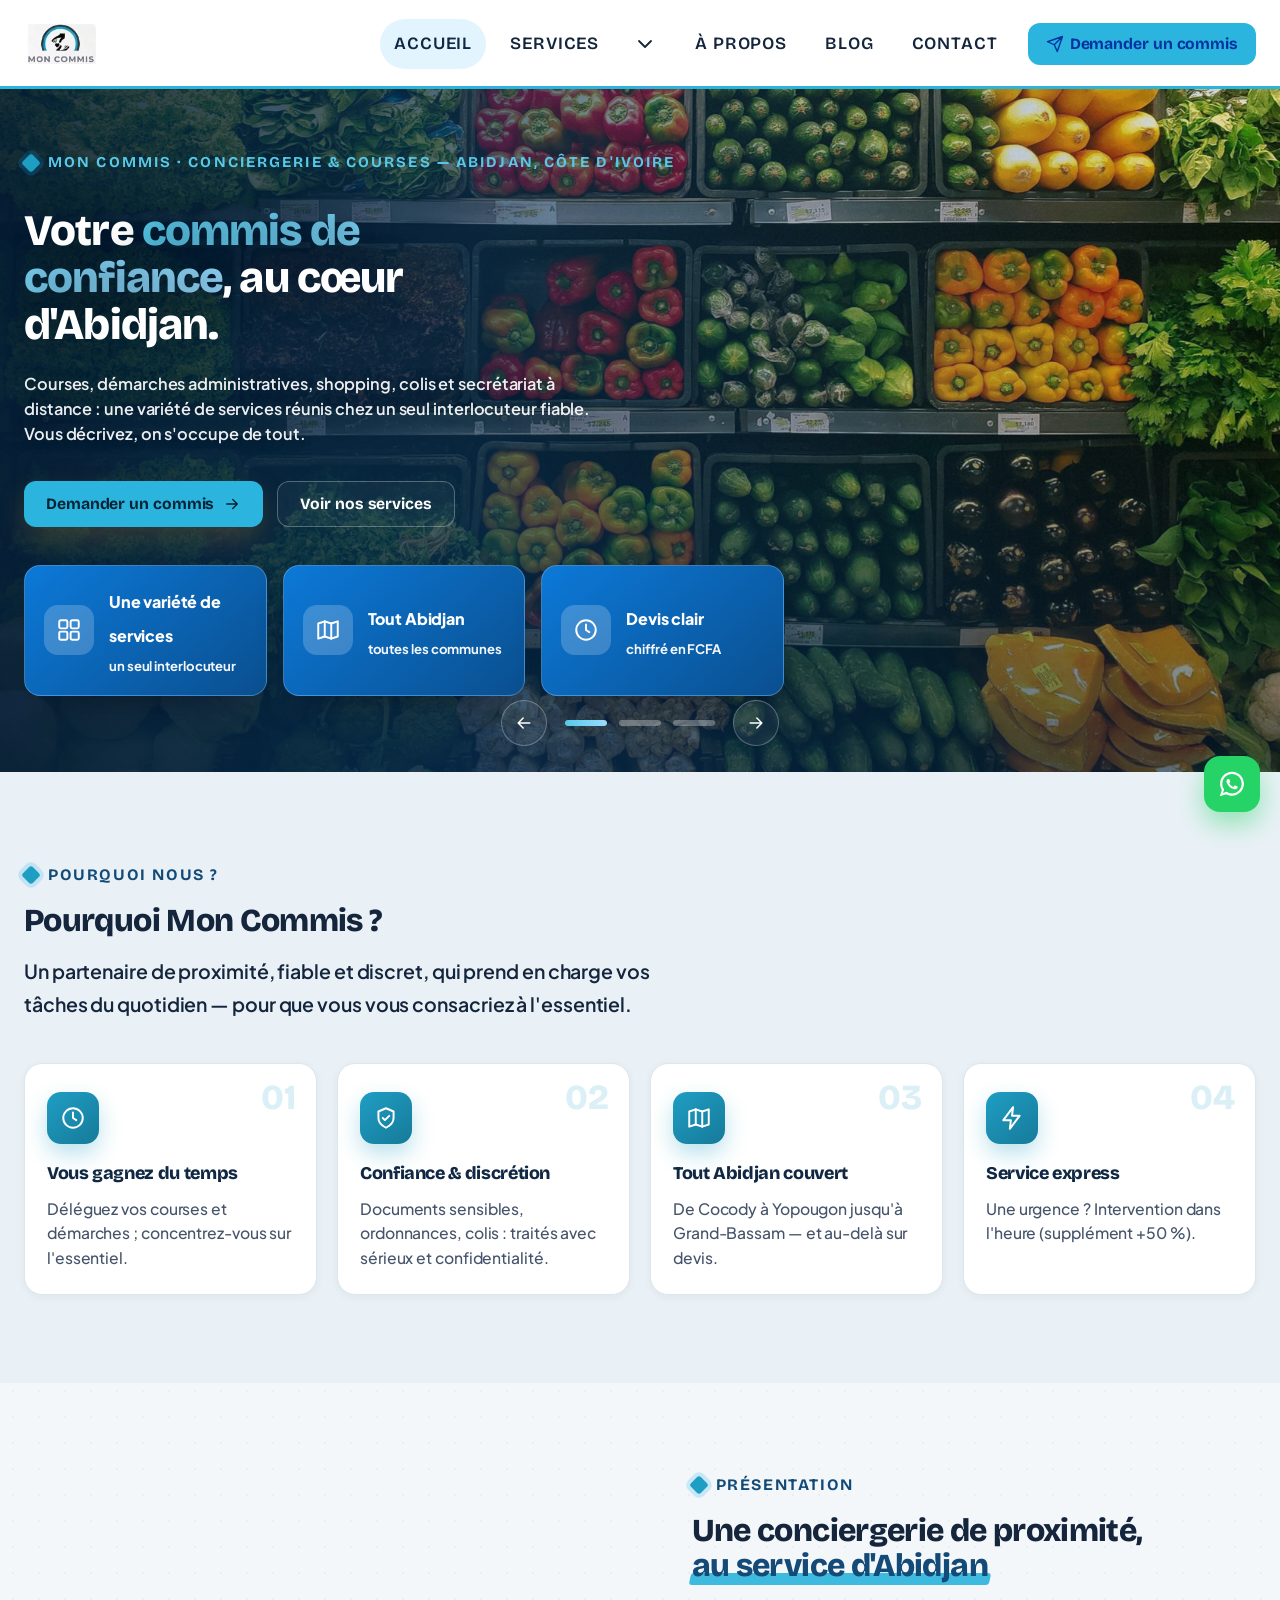
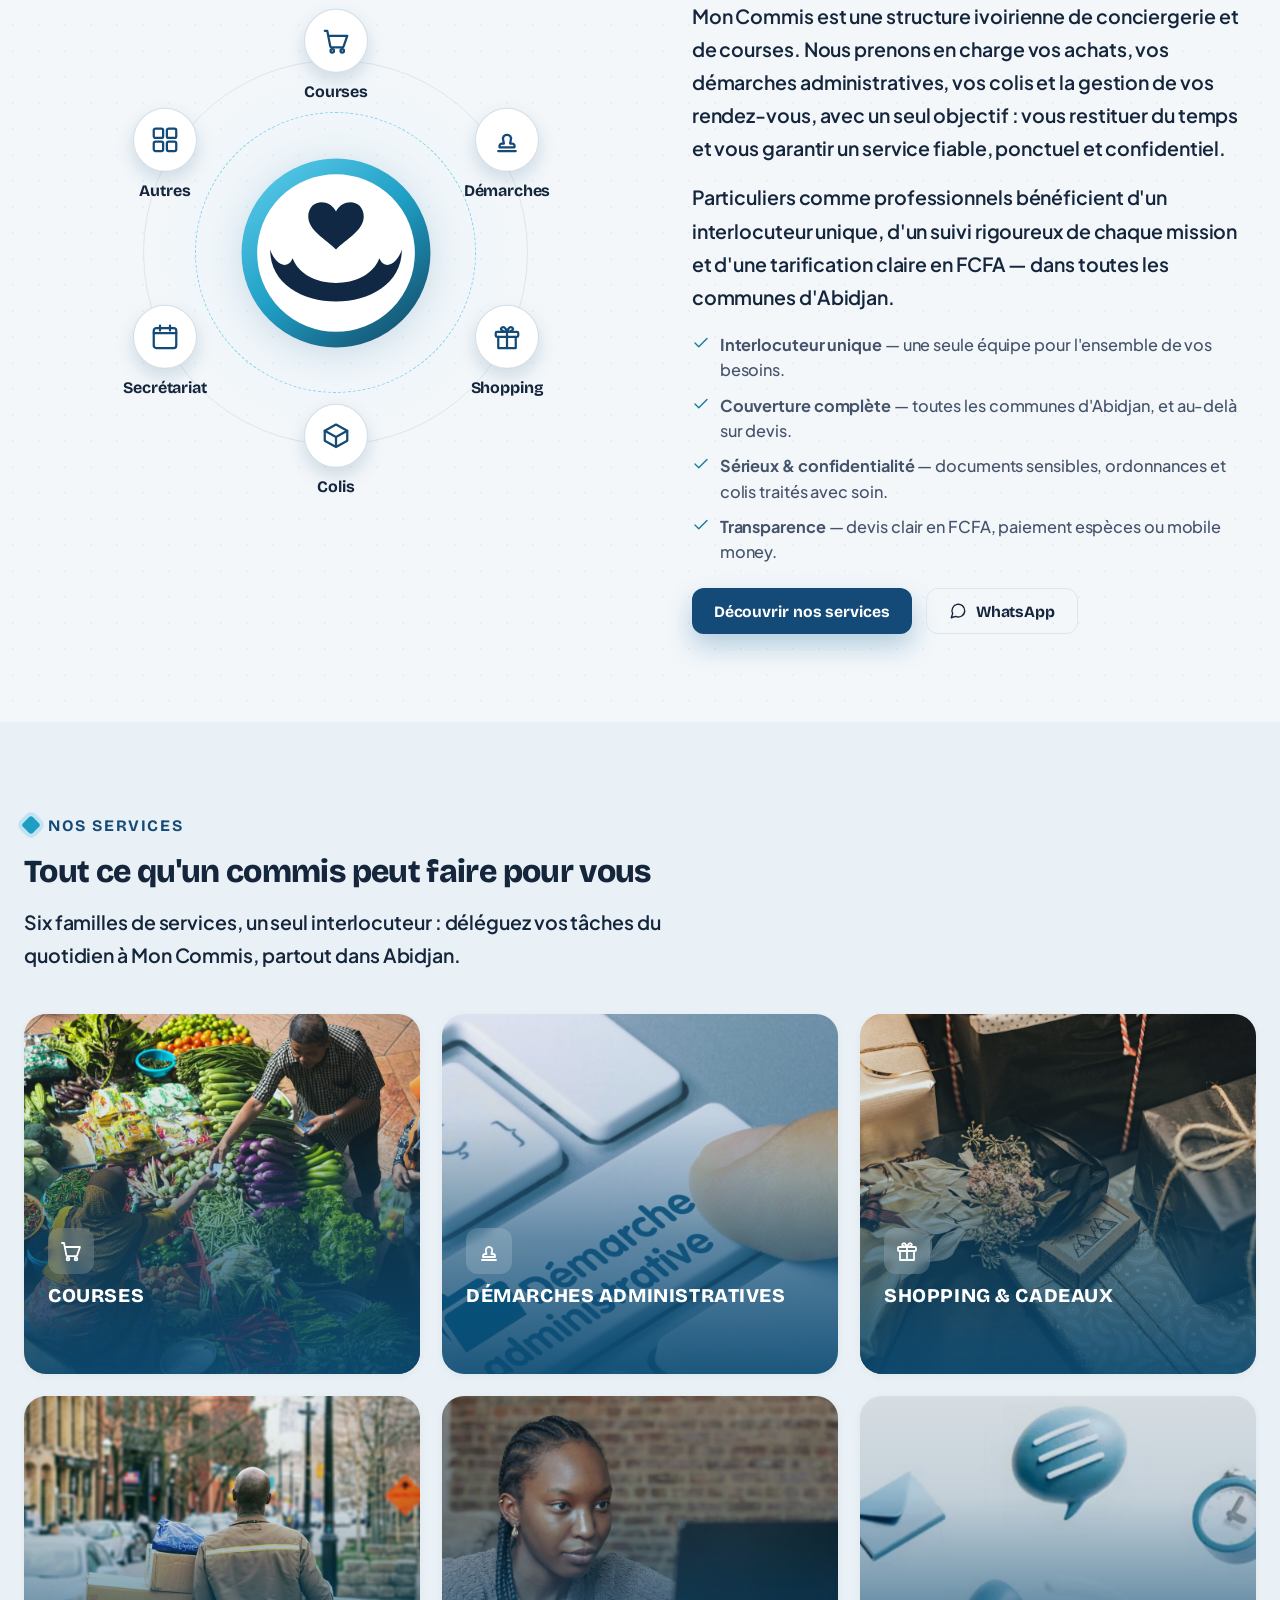
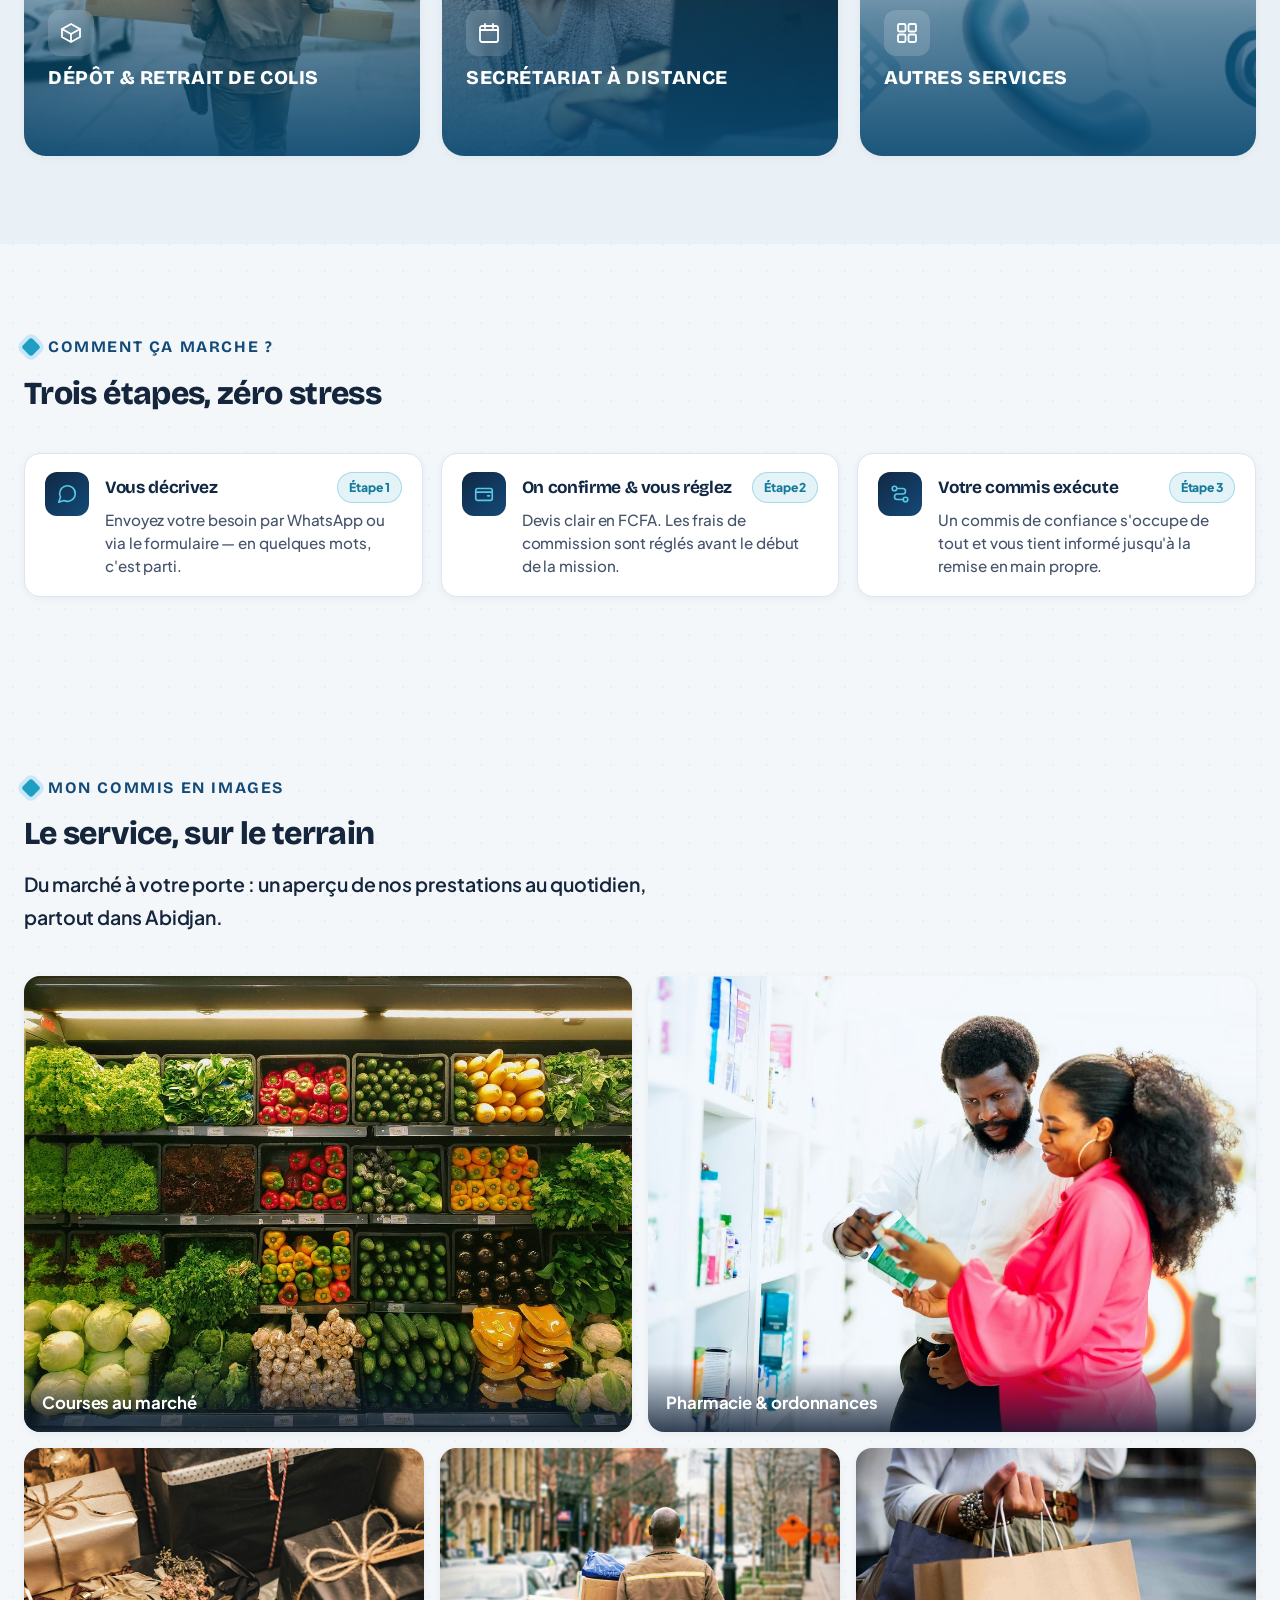
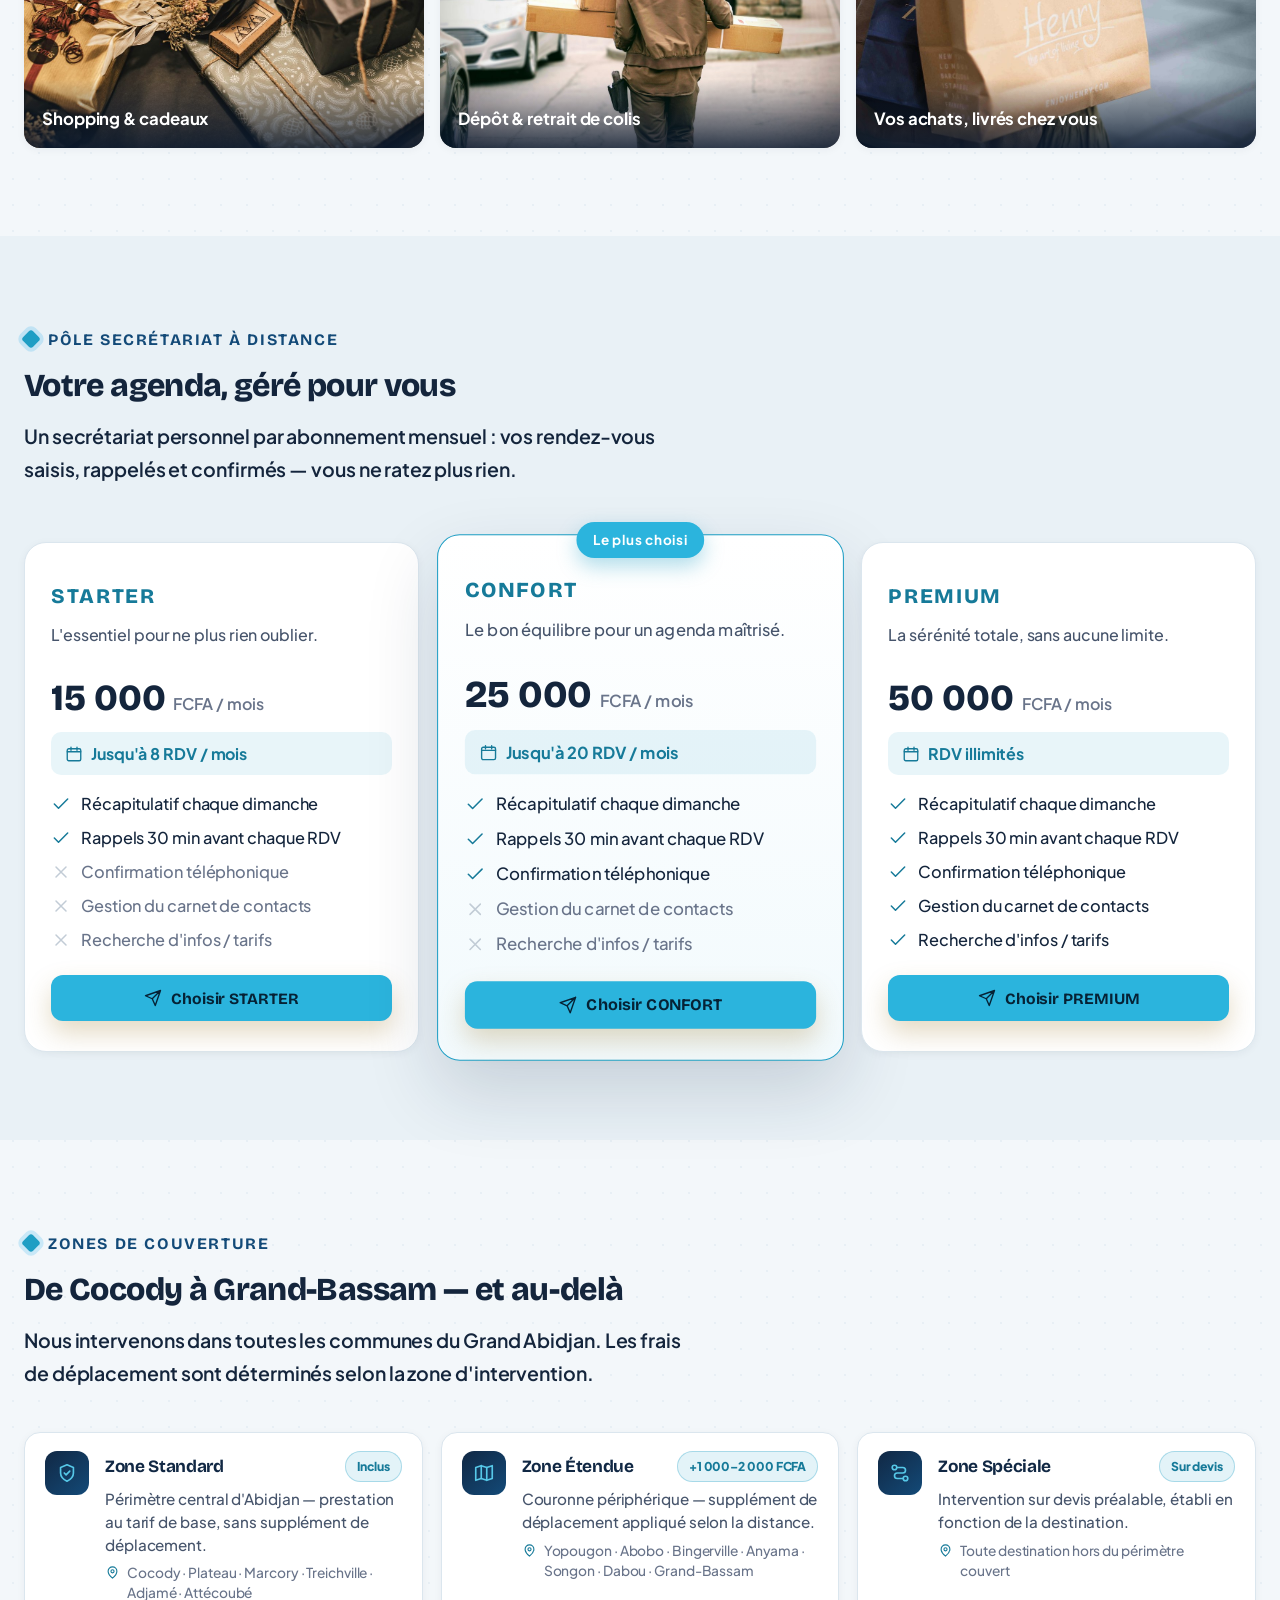
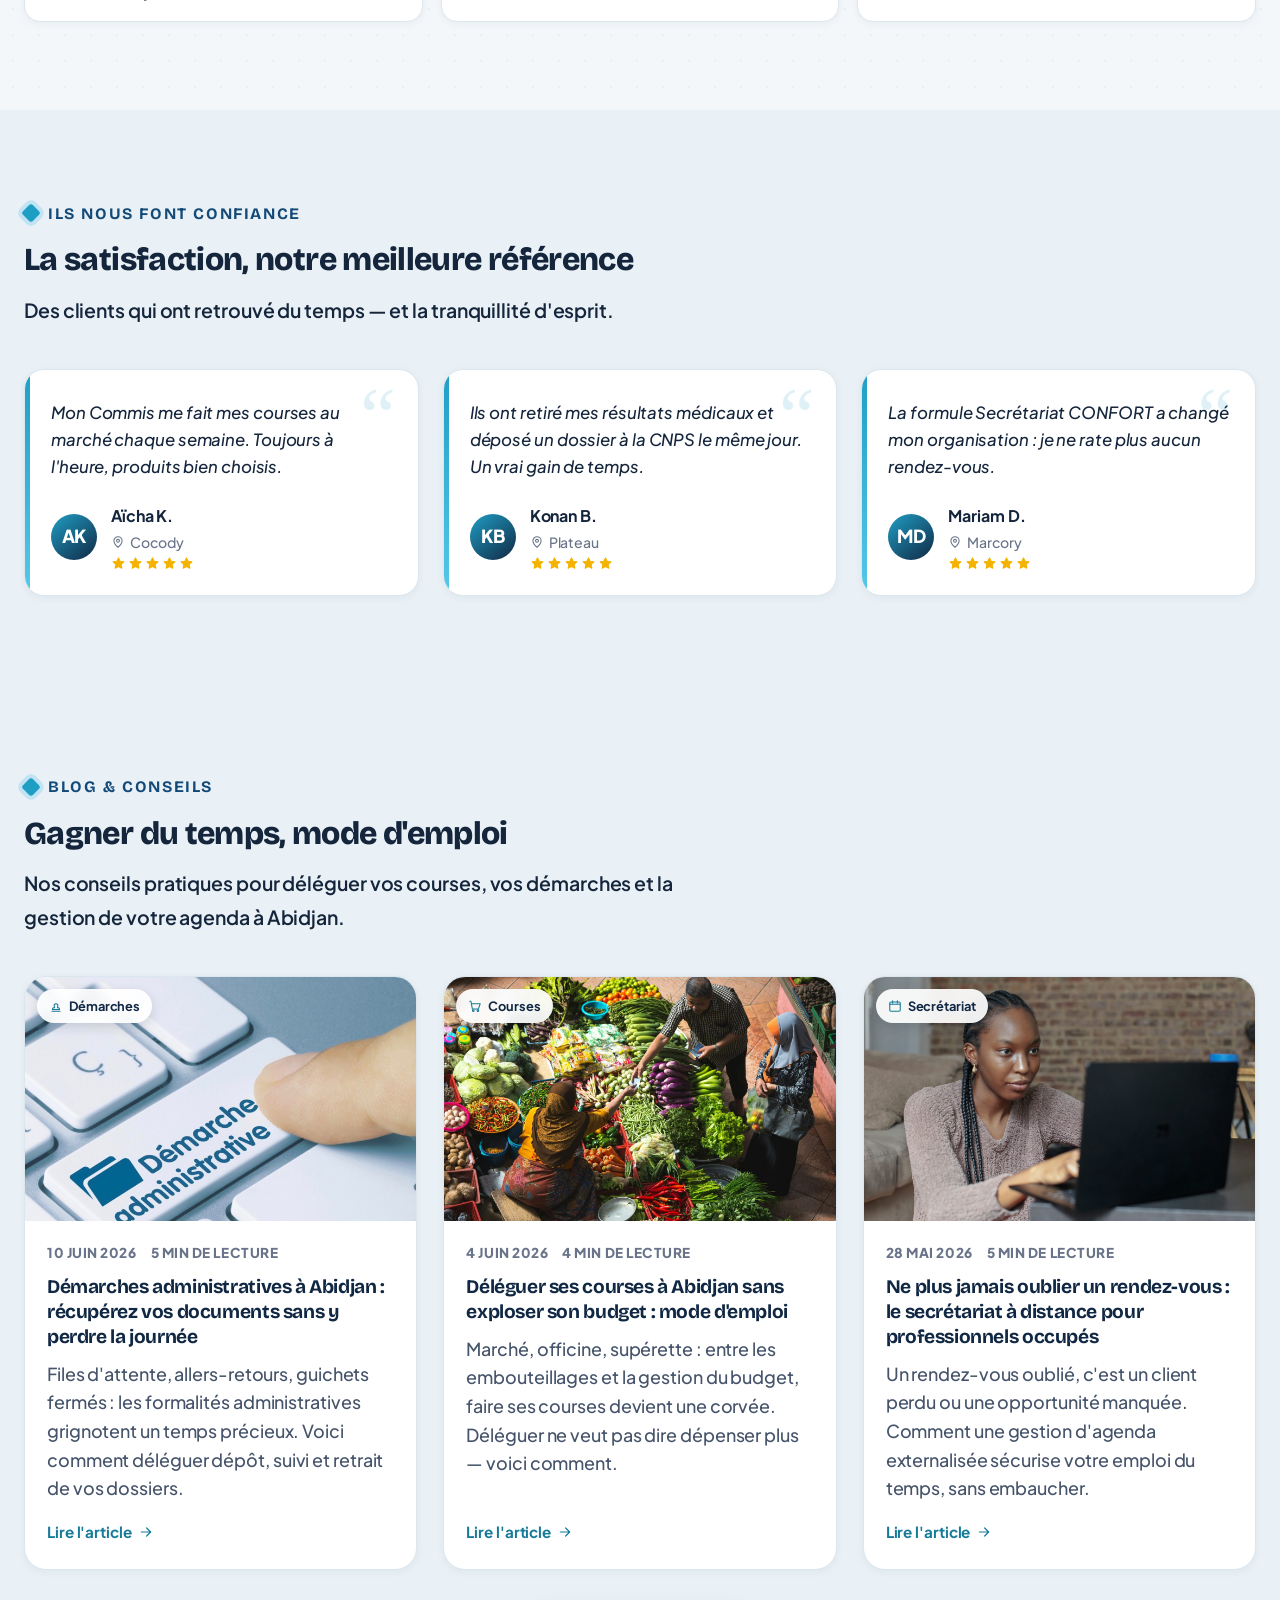
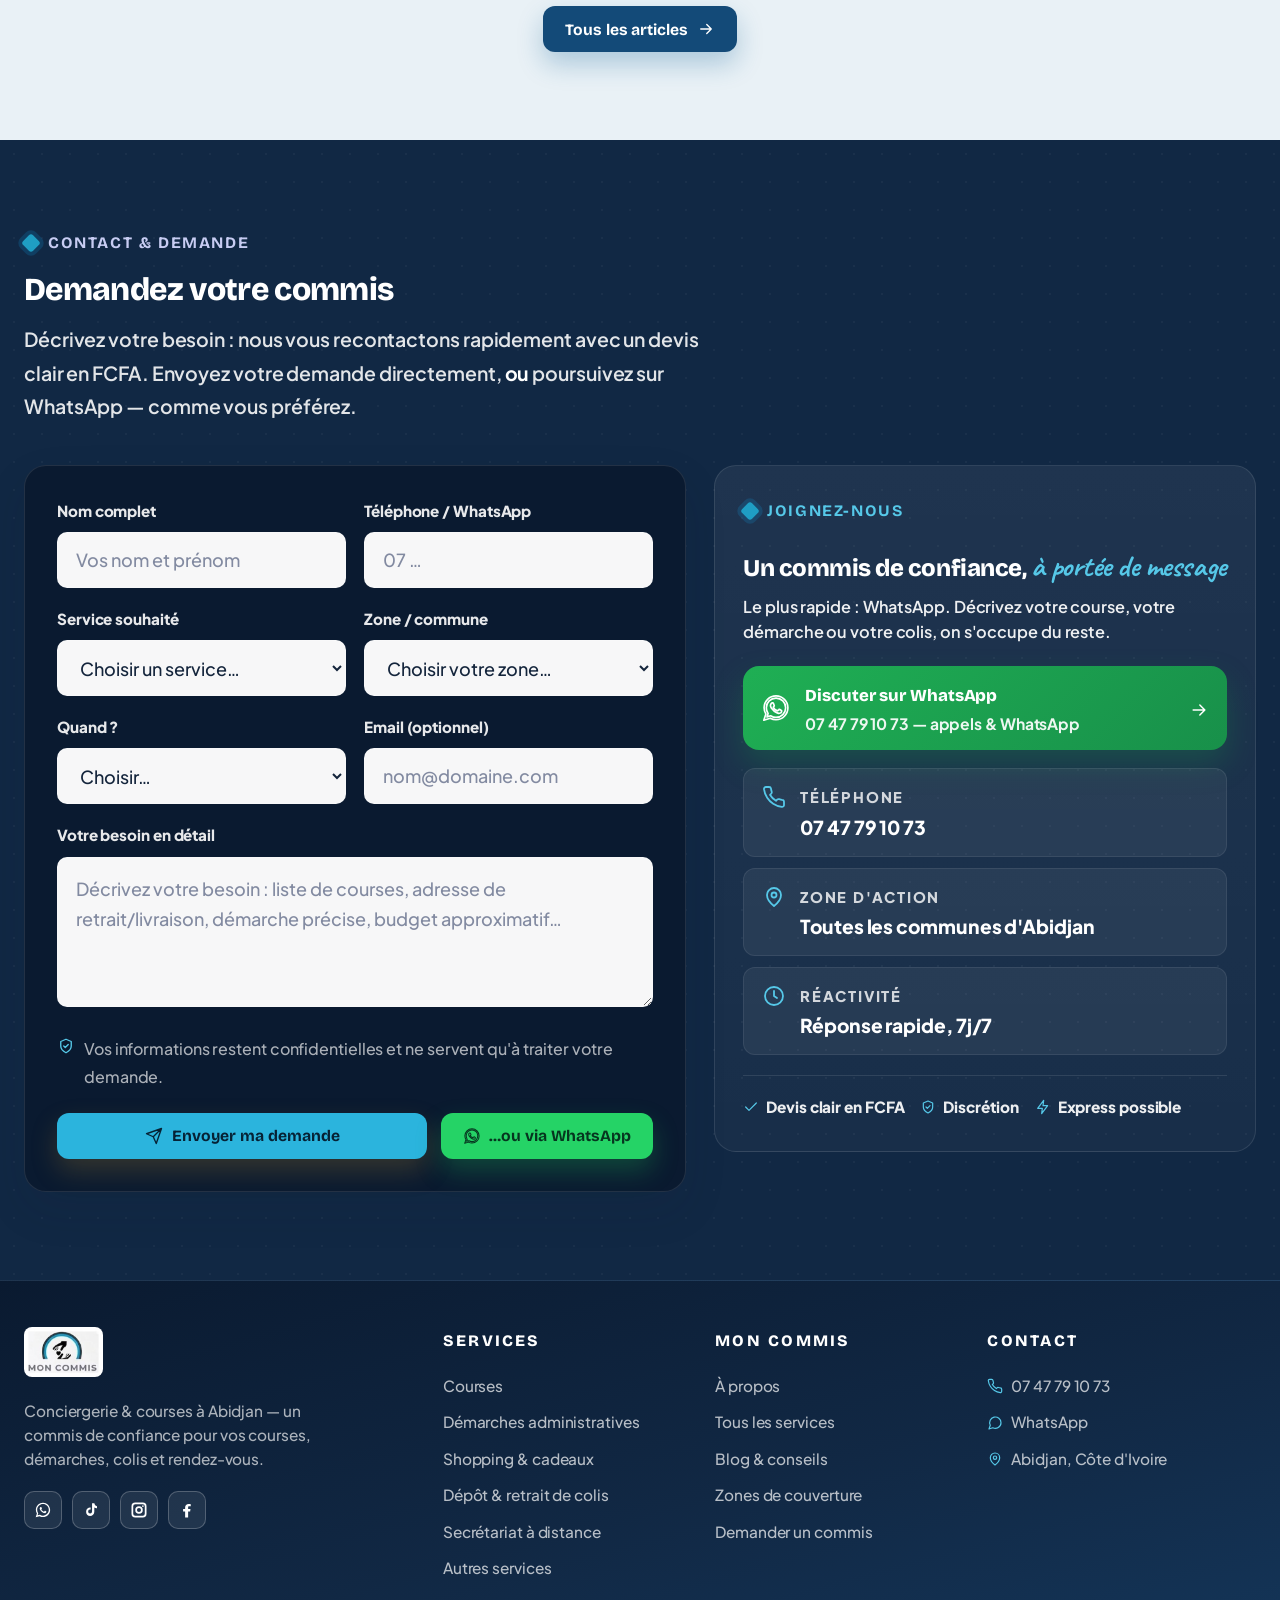
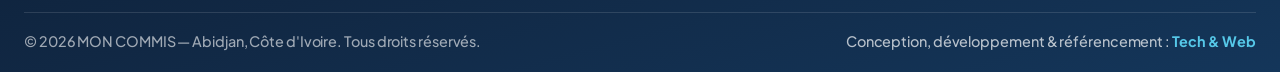
<file: index.html>
<!doctype html>
<html lang="fr">
<head>
<meta charset="utf-8">
<meta name="viewport" content="width=device-width, initial-scale=1">
<title>Mon Commis — Conciergerie & courses à Abidjan</title>
<meta name="description" content="Mon Commis, votre commis de confiance à Abidjan : courses au marché, pharmacie, démarches administratives, shopping, colis et secrétariat à distance. Devis en FCFA.">
<meta name="robots" content="index,follow,max-image-preview:large">
<meta name="author" content="MON COMMIS">
<meta name="designer" content="Tech &amp; Web — tech-and-web.com">
<link rel="author" href="https://tech-and-web.com">
<meta name="format-detection" content="telephone=no">
<meta name="theme-color" content="#112844">
<link rel="canonical" href="https://moncommis.ci/">
<link rel="icon" href="favicon.ico" sizes="any">
<link rel="icon" type="image/png" sizes="32x32" href="favicon-32x32.png">
<link rel="apple-touch-icon" sizes="180x180" href="apple-touch-icon.png">
<link rel="manifest" href="site.webmanifest">
<meta property="og:site_name" content="Mon Commis">
<meta property="og:type" content="website">
<meta property="og:locale" content="fr_CI">
<meta property="og:title" content="Mon Commis — Conciergerie & courses à Abidjan">
<meta property="og:description" content="Mon Commis, votre commis de confiance à Abidjan : courses au marché, pharmacie, démarches administratives, shopping, colis et secrétariat à distance. Devis en FCFA.">
<meta property="og:url" content="https://moncommis.ci/">
<meta property="og:image" content="https://moncommis.ci/img/brand/og-mon-commis.jpg">
<meta name="twitter:card" content="summary_large_image">
<meta name="twitter:image" content="https://moncommis.ci/img/brand/og-mon-commis.jpg">
<link rel="preconnect" href="https://fonts.googleapis.com">
<link rel="preconnect" href="https://fonts.gstatic.com" crossorigin>
<link href="https://fonts.googleapis.com/css2?family=Bricolage+Grotesque:opsz,wght@12..96,600;12..96,700;12..96,800&family=Hanken+Grotesk:wght@400;500;600;700;800&family=Caveat:wght@600;700&display=swap" rel="stylesheet">
<link href="css/commis-premium.css?v=20260629c3" rel="stylesheet">
<link href="css/commis-brand.css?v=20260629c3" rel="stylesheet">
<script>window.COMMIS_API_URL="/api/demandes/";</script>
<script type="application/ld+json">{"@context": "https://schema.org", "@graph": [{"@type": "LocalBusiness", "@id": "https://moncommis.ci/#business", "name": "MON COMMIS", "url": "https://moncommis.ci/", "image": "https://moncommis.ci/img/brand/og-mon-commis.jpg", "logo": "https://moncommis.ci/img/brand/logo-mon-commis.png", "telephone": "+2250747791073", "email": "contact@moncommis.ci", "priceRange": "FCFA", "description": "Conciergerie & courses à Abidjan : courses au marché, pharmacie, démarches administratives, shopping, colis et secrétariat à distance.", "address": {"@type": "PostalAddress", "addressLocality": "Abidjan", "addressCountry": "CI"}, "geo": {"@type": "GeoCoordinates", "latitude": "5.3599517", "longitude": "-4.0082563"}, "areaServed": "Abidjan", "currenciesAccepted": "XOF", "contactPoint": {"@type": "ContactPoint", "telephone": "+2250747791073", "contactType": "customer service", "areaServed": "CI", "availableLanguage": ["fr"]}}, {"@type": "WebSite", "@id": "https://moncommis.ci/#website", "name": "Mon Commis", "url": "https://moncommis.ci/", "inLanguage": "fr-CI", "publisher": {"@id": "https://moncommis.ci/#business"}, "creator": {"@id": "https://tech-and-web.com/#agency"}}, {"@type": ["Organization", "ProfessionalService"], "@id": "https://tech-and-web.com/#agency", "name": "Tech & Web", "url": "https://tech-and-web.com", "description": "Agence digitale : conception de sites web, d'applications métier et de solutions numériques sur mesure, avec optimisation pour le référencement (moteurs de recherche et assistants IA).", "knowsAbout": ["Conception de sites web", "Développement d'applications", "Référencement (SEO)", "Indexation par les assistants IA", "Solutions digitales sur mesure"]}, {"@type": "WebPage", "@id": "https://moncommis.ci/#webpage", "url": "https://moncommis.ci/", "name": "Mon Commis — Conciergerie & courses à Abidjan", "description": "Mon Commis, votre commis de confiance à Abidjan : courses au marché, pharmacie, démarches administratives, shopping, colis et secrétariat à distance. Devis en FCFA.", "isPartOf": {"@id": "https://moncommis.ci/#website"}, "about": {"@id": "https://moncommis.ci/#business"}, "inLanguage": "fr-CI"}]}</script>
</head>
<body class="page-home">
<a class="skip-link" href="#main">Aller au contenu</a>
<header class="site-header">
  <div class="container">
    <div class="header-inner">
      <a class="site-brand" href="index.html" aria-label="MON COMMIS — accueil"><img class="site-logo-img" src="img/brand/logo-mon-commis.jpg" alt="MON COMMIS — conciergerie & courses, Abidjan" width="170" height="108"></a>
      <button class="menu-toggle" type="button" aria-expanded="false" aria-controls="site-nav" aria-label="Ouvrir la navigation"><span></span><span></span><span></span></button>
      <nav class="site-nav" id="site-nav" aria-label="Navigation principale">
        <a class="nav-link is-active" href="index.html">Accueil</a>
        <div class="nav-dropdown nav-dropdown-split">
          <div class="nav-dropdown-head">
            <a class="nav-link nav-link-parent" href="services.html">Services</a>
            <button class="nav-link nav-dropdown-toggle nav-dropdown-toggle-icon" type="button" aria-expanded="false" aria-controls="serv-menu" aria-haspopup="true" aria-label="Afficher les services"><svg class="nx-svg" viewBox="0 0 24 24" aria-hidden="true"><path d="m6 9 6 6 6-6"/></svg></button>
          </div>
          <ul class="nav-dropdown-menu nav-dropdown-menu-list" id="serv-menu" role="menu">
<li role="none"><a class="nav-dropdown-link" href="service-courses.html" role="menuitem">Courses</a></li>
<li role="none"><a class="nav-dropdown-link" href="service-demarches.html" role="menuitem">Démarches administratives</a></li>
<li role="none"><a class="nav-dropdown-link" href="service-shopping.html" role="menuitem">Shopping & cadeaux</a></li>
<li role="none"><a class="nav-dropdown-link" href="service-colis.html" role="menuitem">Dépôt & retrait de colis</a></li>
<li role="none"><a class="nav-dropdown-link" href="secretariat.html" role="menuitem">Secrétariat à distance</a></li>
<li role="none"><a class="nav-dropdown-link" href="service-autres.html" role="menuitem">Autres services</a></li>
<li role="none"><a class="nav-dropdown-link" href="services.html" role="menuitem">Tous nos services &rarr;</a></li>
          </ul>
        </div>
        <a class="nav-link" href="a-propos.html">À propos</a>
        <a class="nav-link" href="blog.html">Blog</a>
        <a class="nav-link" href="contact.html">Contact</a>
        <a class="nav-cta" href="contact.html"><svg class="nx-svg" viewBox="0 0 24 24" aria-hidden="true"><path d="M22 2 11 13M22 2l-7 20-4-9-9-4 20-7z"/></svg> Demander un commis</a>
      </nav>
    </div>
  </div>
</header>
<main id="main">
<section class="nx-hero nx-hero-slider" aria-roledescription="carrousel" aria-label="Mon Commis — présentation">
  <div class="nx-hero-track">
      <article class="nx-hero-slide is-active" data-hero-slide aria-hidden="false">
        <div class="nx-hero-immersive">
          <img class="nx-hero-immersive-bg" src="img/hero/hero-courses.jpg" alt="" aria-hidden="true" fetchpriority="high" decoding="async" width="1920" height="1080">
          <div class="container nx-hero-inner">
            <div class="nx-hero-immersive-copy">
              <span class="nx-eyebrow">Mon Commis · Conciergerie & courses — Abidjan, Côte d'Ivoire</span>
              <h1 class="nx-hero-title">Votre <span class="accent">commis de confiance</span>, au cœur d'Abidjan.</h1>
              <p class="lead">Courses, démarches administratives, shopping, colis et secrétariat à distance : une variété de services réunis chez un seul interlocuteur fiable. Vous décrivez, on s'occupe de tout.</p>
              <div class="nx-hero-cta">
                <a class="btn-lime" href="contact.html">Demander un commis <svg class="nx-svg" viewBox="0 0 24 24" aria-hidden="true"><path d="M5 12h14M13 6l6 6-6 6"/></svg></a>
                <a class="btn-secondary" href="services.html">Voir nos services</a>
              </div>
            </div>
            <div class="nx-hero-kpis">
<div class="nx-kpi"><span class="nx-ico is-lime"><svg class="nx-svg" viewBox="0 0 24 24" aria-hidden="true"><rect x="3" y="3" width="7.5" height="7.5" rx="1.4"/><rect x="13.5" y="3" width="7.5" height="7.5" rx="1.4"/><rect x="3" y="13.5" width="7.5" height="7.5" rx="1.4"/><rect x="13.5" y="13.5" width="7.5" height="7.5" rx="1.4"/></svg></span><div><strong>Une variété de services</strong><small>un seul interlocuteur</small></div></div>
<div class="nx-kpi"><span class="nx-ico is-gold"><svg class="nx-svg" viewBox="0 0 24 24" aria-hidden="true"><path d="m9 4 6 2 6-2v14l-6 2-6-2-6 2V6z"/><path d="M9 4v14M15 6v14"/></svg></span><div><strong>Tout Abidjan</strong><small>toutes les communes</small></div></div>
<div class="nx-kpi"><span class="nx-ico is-navy"><svg class="nx-svg" viewBox="0 0 24 24" aria-hidden="true"><circle cx="12" cy="12" r="9"/><path d="M12 7v5l3 2"/></svg></span><div><strong>Devis clair</strong><small>chiffré en FCFA</small></div></div>
            </div>
          </div>
        </div>
      </article>
      <article class="nx-hero-slide" data-hero-slide aria-hidden="true">
        <div class="nx-hero-immersive">
          <img class="nx-hero-immersive-bg" src="img/hero/hero-shopping.jpg" alt="" aria-hidden="true" loading="lazy" decoding="async" width="1920" height="1080">
          <div class="container nx-hero-inner">
            <div class="nx-hero-immersive-copy">
              <span class="nx-eyebrow">Courses · Shopping · Colis · Démarches</span>
              <p class="nx-hero-title">On s'occupe de tout, <span class="accent">vous gagnez du temps</span>.</p>
              <p class="lead">Du marché à la pharmacie, du shopping aux démarches administratives et à l'acheminement de vos colis : déléguez les tâches qui grignotent vos journées et concentrez-vous sur l'essentiel.</p>
              <div class="nx-hero-cta">
                <a class="btn-lime" href="services.html">Découvrir les services <svg class="nx-svg" viewBox="0 0 24 24" aria-hidden="true"><path d="M5 12h14M13 6l6 6-6 6"/></svg></a>
                <a class="btn-secondary" href="https://wa.me/2250747791073" target="_blank" rel="noopener noreferrer">Discuter sur WhatsApp</a>
              </div>
            </div>
            <div class="nx-hero-kpis">
<div class="nx-kpi"><span class="nx-ico is-lime"><svg class="nx-svg" viewBox="0 0 24 24" aria-hidden="true"><path d="M13 2 4 14h7l-1 8 9-12h-7l1-8z"/></svg></span><div><strong>Service express</strong><small>urgence dans l'heure</small></div></div>
<div class="nx-kpi"><span class="nx-ico is-gold"><svg class="nx-svg" viewBox="0 0 24 24" aria-hidden="true"><path d="M12 3 5 6v6c0 4 3 7 7 9 4-2 7-5 7-9V6l-7-3z"/><path d="m9 12 2 2 4-4"/></svg></span><div><strong>Discrétion</strong><small>documents & achats sensibles</small></div></div>
<div class="nx-kpi"><span class="nx-ico is-navy"><svg class="nx-svg" viewBox="0 0 24 24" aria-hidden="true"><rect x="3" y="6" width="18" height="13" rx="2"/><path d="M3 10h18M16 14h2"/></svg></span><div><strong>Paiement simple</strong><small>espèces & mobile money</small></div></div>
            </div>
          </div>
        </div>
      </article>
      <article class="nx-hero-slide" data-hero-slide aria-hidden="true">
        <div class="nx-hero-immersive">
          <img class="nx-hero-immersive-bg" src="img/hero/hero-pharmacie.jpg" alt="" aria-hidden="true" loading="lazy" decoding="async" width="1920" height="1080">
          <div class="container nx-hero-inner">
            <div class="nx-hero-immersive-copy">
              <span class="nx-eyebrow">Pôle Secrétariat à Distance</span>
              <p class="nx-hero-title">Un <span class="accent">secrétariat personnel</span> qui gère votre agenda.</p>
              <p class="lead">Vos rendez-vous saisis, rappelés et confirmés — vous ne ratez plus rien. Trois formules mensuelles, dès 15 000 FCFA, pour reprendre le contrôle de votre temps.</p>
              <div class="nx-hero-cta">
                <a class="btn-lime" href="secretariat.html">Découvrir le secrétariat <svg class="nx-svg" viewBox="0 0 24 24" aria-hidden="true"><path d="M5 12h14M13 6l6 6-6 6"/></svg></a>
                <a class="btn-secondary" href="secretariat.html#formules">Choisir une formule</a>
              </div>
            </div>
            <div class="nx-hero-kpis">
<div class="nx-kpi"><span class="nx-ico is-lime"><svg class="nx-svg" viewBox="0 0 24 24" aria-hidden="true"><rect x="3" y="5" width="18" height="16" rx="2"/><path d="M3 9h18M8 3v4M16 3v4"/></svg></span><div><strong>Agenda partagé</strong><small>Google Calendar</small></div></div>
<div class="nx-kpi"><span class="nx-ico is-gold"><svg class="nx-svg" viewBox="0 0 24 24" aria-hidden="true"><path d="M18 8a6 6 0 1 0-12 0c0 7-3 9-3 9h18s-3-2-3-9"/><path d="M13.7 21a2 2 0 0 1-3.4 0"/></svg></span><div><strong>Rappels & confirmations</strong><small>avant chaque RDV</small></div></div>
<div class="nx-kpi"><span class="nx-ico is-navy"><svg class="nx-svg" viewBox="0 0 24 24" aria-hidden="true"><path d="m12 3 2.6 5.5 6 .8-4.4 4.2 1.1 6L12 16.8 6.7 19.5l1.1-6L3.4 9.3l6-.8L12 3z"/></svg></span><div><strong>Dès 15 000 FCFA</strong><small>par mois</small></div></div>
            </div>
          </div>
        </div>
      </article>
  </div>
  <div class="container">
    <div class="nx-hero-controls">
      <button type="button" class="nx-hero-arrow is-prev" data-hero-prev aria-label="Diapositive précédente"><svg class="nx-svg" viewBox="0 0 24 24" aria-hidden="true"><path d="M5 12h14M13 6l6 6-6 6"/></svg></button>
      <div class="nx-hero-dots" role="tablist" aria-label="Choisir une diapositive">
<button type="button" class="nx-hero-dot is-active" data-hero-dot aria-label="Diapositive 1"><i class="nx-hero-dot-fill" data-hero-progress aria-hidden="true"></i></button>
<button type="button" class="nx-hero-dot" data-hero-dot aria-label="Diapositive 2"><i class="nx-hero-dot-fill" data-hero-progress aria-hidden="true"></i></button>
<button type="button" class="nx-hero-dot" data-hero-dot aria-label="Diapositive 3"><i class="nx-hero-dot-fill" data-hero-progress aria-hidden="true"></i></button>
      </div>
      <button type="button" class="nx-hero-arrow is-next" data-hero-next aria-label="Diapositive suivante"><svg class="nx-svg" viewBox="0 0 24 24" aria-hidden="true"><path d="M5 12h14M13 6l6 6-6 6"/></svg></button>
    </div>
  </div>
</section><section class="section section-soft">
  <div class="container">
    <div class="section-header reveal"><div class="section-heading">
      <span class="nx-eyebrow">Pourquoi nous&nbsp;?</span>
      <h2 class="section-title">Pourquoi Mon Commis&nbsp;?</h2>
      <p class="section-copy">Un partenaire de proximité, fiable et discret, qui prend en charge vos tâches du quotidien — pour que vous vous consacriez à l'essentiel.</p>
    </div></div>
    <div class="mc-why-grid mc-swipe"><article class="mc-why-card reveal"><span class="mc-why-num">01</span><span class="mc-why-ico"><svg class="nx-svg" viewBox="0 0 24 24" aria-hidden="true"><circle cx="12" cy="12" r="9"/><path d="M12 7v5l3 2"/></svg></span><h3>Vous gagnez du temps</h3><p>Déléguez vos courses et démarches ; concentrez-vous sur l'essentiel.</p></article>
<article class="mc-why-card reveal"><span class="mc-why-num">02</span><span class="mc-why-ico"><svg class="nx-svg" viewBox="0 0 24 24" aria-hidden="true"><path d="M12 3 5 6v6c0 4 3 7 7 9 4-2 7-5 7-9V6l-7-3z"/><path d="m9 12 2 2 4-4"/></svg></span><h3>Confiance & discrétion</h3><p>Documents sensibles, ordonnances, colis : traités avec sérieux et confidentialité.</p></article>
<article class="mc-why-card reveal"><span class="mc-why-num">03</span><span class="mc-why-ico"><svg class="nx-svg" viewBox="0 0 24 24" aria-hidden="true"><path d="m9 4 6 2 6-2v14l-6 2-6-2-6 2V6z"/><path d="M9 4v14M15 6v14"/></svg></span><h3>Tout Abidjan couvert</h3><p>De Cocody à Yopougon jusqu'à Grand-Bassam — et au-delà sur devis.</p></article>
<article class="mc-why-card reveal"><span class="mc-why-num">04</span><span class="mc-why-ico"><svg class="nx-svg" viewBox="0 0 24 24" aria-hidden="true"><path d="M13 2 4 14h7l-1 8 9-12h-7l1-8z"/></svg></span><h3>Service express</h3><p>Une urgence ? Intervention dans l'heure (supplément +50 %).</p></article>
</div>
  </div>
</section><section class="section">
  <div class="container">
    <div class="nx-split nx-why-inline">
      <div class="nx-hub reveal">
  <span class="nx-hub-ring" aria-hidden="true"></span>
  <span class="nx-hub-orbit" aria-hidden="true"></span>
  <div class="nx-hub-rotor"><a class="nx-hub-node" style="left:50.00%;top:12.00%" href="service-courses.html" aria-label="Courses"><span class="nx-hub-node-inner"><span class="nx-hub-ico"><svg class="nx-svg" viewBox="0 0 24 24" aria-hidden="true"><circle cx="9" cy="20" r="1.4"/><circle cx="17" cy="20" r="1.4"/><path d="M3 4h2l2.4 12.4a1 1 0 0 0 1 .8h8.7a1 1 0 0 0 1-.8L21 8H6"/></svg></span><span class="nx-hub-label">Courses</span></span></a>
<a class="nx-hub-node" style="left:82.91%;top:31.00%" href="service-demarches.html" aria-label="Démarches administratives"><span class="nx-hub-node-inner"><span class="nx-hub-ico"><svg class="nx-svg" viewBox="0 0 24 24" aria-hidden="true"><path d="M5 21h14M6 18h12v-1a2 2 0 0 0-2-2h-1.5l.6-3.2A3 3 0 0 0 12.2 8h-.4a3 3 0 0 0-2.9 3.8L9.5 15H8a2 2 0 0 0-2 2v1z"/></svg></span><span class="nx-hub-label">Démarches</span></span></a>
<a class="nx-hub-node" style="left:82.91%;top:69.00%" href="service-shopping.html" aria-label="Shopping & cadeaux"><span class="nx-hub-node-inner"><span class="nx-hub-ico"><svg class="nx-svg" viewBox="0 0 24 24" aria-hidden="true"><rect x="3" y="8" width="18" height="4" rx="1"/><path d="M5 12v9h14v-9M12 8v13"/><path d="M12 8S10.5 3 8 4.5 9 8 12 8zM12 8s1.5-5 4-3.5S15 8 12 8z"/></svg></span><span class="nx-hub-label">Shopping</span></span></a>
<a class="nx-hub-node" style="left:50.00%;top:88.00%" href="service-colis.html" aria-label="Dépôt & retrait de colis"><span class="nx-hub-node-inner"><span class="nx-hub-ico"><svg class="nx-svg" viewBox="0 0 24 24" aria-hidden="true"><path d="m21 8-9-5-9 5 9 5 9-5z"/><path d="M3 8v8l9 5 9-5V8M12 13v8"/></svg></span><span class="nx-hub-label">Colis</span></span></a>
<a class="nx-hub-node" style="left:17.09%;top:69.00%" href="secretariat.html" aria-label="Secrétariat à distance"><span class="nx-hub-node-inner"><span class="nx-hub-ico"><svg class="nx-svg" viewBox="0 0 24 24" aria-hidden="true"><rect x="3" y="5" width="18" height="16" rx="2"/><path d="M3 9h18M8 3v4M16 3v4"/></svg></span><span class="nx-hub-label">Secrétariat</span></span></a>
<a class="nx-hub-node" style="left:17.09%;top:31.00%" href="service-autres.html" aria-label="Autres services"><span class="nx-hub-node-inner"><span class="nx-hub-ico"><svg class="nx-svg" viewBox="0 0 24 24" aria-hidden="true"><rect x="3" y="3" width="7.5" height="7.5" rx="1.4"/><rect x="13.5" y="3" width="7.5" height="7.5" rx="1.4"/><rect x="3" y="13.5" width="7.5" height="7.5" rx="1.4"/><rect x="13.5" y="13.5" width="7.5" height="7.5" rx="1.4"/></svg></span><span class="nx-hub-label">Autres</span></span></a>
</div>
  <span class="nx-hub-core"><img src="img/brand/emblem-mon-commis.svg" alt="MON COMMIS"></span>
</div>
      <div class="reveal d1">
        <span class="nx-eyebrow">Présentation</span>
        <h2 class="section-title">Une conciergerie de proximité, <span class="nx-mark">au service d'Abidjan</span></h2>
        <p class="section-copy">Mon Commis est une structure ivoirienne de conciergerie et de courses. Nous prenons en charge vos achats, vos démarches administratives, vos colis et la gestion de vos rendez-vous, avec un seul objectif&nbsp;: vous restituer du temps et vous garantir un service fiable, ponctuel et confidentiel.</p>
        <p class="section-copy">Particuliers comme professionnels bénéficient d'un interlocuteur unique, d'un suivi rigoureux de chaque mission et d'une tarification claire en FCFA — dans toutes les communes d'Abidjan.</p>
        <ul class="nx-list" style="margin-top:18px">
          <li><svg class="nx-svg" viewBox="0 0 24 24" aria-hidden="true"><path d="M20 6 9 17l-5-5"/></svg><span><strong>Interlocuteur unique</strong> — une seule équipe pour l'ensemble de vos besoins.</span></li>
          <li><svg class="nx-svg" viewBox="0 0 24 24" aria-hidden="true"><path d="M20 6 9 17l-5-5"/></svg><span><strong>Couverture complète</strong> — toutes les communes d'Abidjan, et au-delà sur devis.</span></li>
          <li><svg class="nx-svg" viewBox="0 0 24 24" aria-hidden="true"><path d="M20 6 9 17l-5-5"/></svg><span><strong>Sérieux & confidentialité</strong> — documents sensibles, ordonnances et colis traités avec soin.</span></li>
          <li><svg class="nx-svg" viewBox="0 0 24 24" aria-hidden="true"><path d="M20 6 9 17l-5-5"/></svg><span><strong>Transparence</strong> — devis clair en FCFA, paiement espèces ou mobile money.</span></li>
        </ul>
        <div class="nx-hero-cta" style="margin-top:24px">
          <a class="btn-main" href="services.html">Découvrir nos services</a>
          <a class="btn-secondary" href="https://wa.me/2250747791073" target="_blank" rel="noopener noreferrer"><svg class="nx-svg" viewBox="0 0 24 24" aria-hidden="true"><path d="M21 11.5a8.5 8.5 0 0 1-12.3 7.6L3 21l1.9-5.7A8.5 8.5 0 1 1 21 11.5z"/></svg> WhatsApp</a>
        </div>
      </div>
    </div>
  </div>
</section><section class="section section-soft" id="services">
  <div class="container">
    <div class="section-header reveal"><div class="section-heading">
      <span class="nx-eyebrow">Nos services</span>
      <h2 class="section-title">Tout ce qu'un commis peut faire pour vous</h2>
      <p class="section-copy">Six familles de services, un seul interlocuteur : déléguez vos tâches du quotidien à Mon Commis, partout dans Abidjan.</p>
    </div></div>
    <div class="nx-grid cols-3 nx-cards-photo"><article class="nx-card-photo reveal" id="courses">
  <img class="nx-card-photo-bg" src="img/services/courses.jpg" alt="" aria-hidden="true" loading="lazy">
  <div class="nx-card-photo-body">
    <span class="nx-card-photo-ico"><svg class="nx-svg" viewBox="0 0 24 24" aria-hidden="true"><circle cx="9" cy="20" r="1.4"/><circle cx="17" cy="20" r="1.4"/><path d="M3 4h2l2.4 12.4a1 1 0 0 0 1 .8h8.7a1 1 0 0 0 1-.8L21 8H6"/></svg></span>
    <h3>Courses</h3>
    <p>Approvisionnement du quotidien — marché, officine, supérette — sélectionné et livré.</p>
    <span class="nx-card-photo-link">En savoir plus <svg class="nx-svg" viewBox="0 0 24 24" aria-hidden="true"><path d="M5 12h14M13 6l6 6-6 6"/></svg></span>
  </div>
  <a class="nx-card-photo-cover" href="service-courses.html" aria-label="Découvrir : Courses"></a>
</article>
<article class="nx-card-photo reveal d1" id="demarches">
  <img class="nx-card-photo-bg" src="img/services/demarches.jpg" alt="" aria-hidden="true" loading="lazy">
  <div class="nx-card-photo-body">
    <span class="nx-card-photo-ico"><svg class="nx-svg" viewBox="0 0 24 24" aria-hidden="true"><path d="M5 21h14M6 18h12v-1a2 2 0 0 0-2-2h-1.5l.6-3.2A3 3 0 0 0 12.2 8h-.4a3 3 0 0 0-2.9 3.8L9.5 15H8a2 2 0 0 0-2 2v1z"/></svg></span>
    <h3>Démarches administratives</h3>
    <p>Dépôt, instruction et retrait de vos dossiers administratifs — sans file d'attente.</p>
    <span class="nx-card-photo-link">En savoir plus <svg class="nx-svg" viewBox="0 0 24 24" aria-hidden="true"><path d="M5 12h14M13 6l6 6-6 6"/></svg></span>
  </div>
  <a class="nx-card-photo-cover" href="service-demarches.html" aria-label="Découvrir : Démarches administratives"></a>
</article>
<article class="nx-card-photo reveal d2" id="shopping">
  <img class="nx-card-photo-bg" src="img/services/shopping.jpg" alt="" aria-hidden="true" loading="lazy">
  <div class="nx-card-photo-body">
    <span class="nx-card-photo-ico"><svg class="nx-svg" viewBox="0 0 24 24" aria-hidden="true"><rect x="3" y="8" width="18" height="4" rx="1"/><path d="M5 12v9h14v-9M12 8v13"/><path d="M12 8S10.5 3 8 4.5 9 8 12 8zM12 8s1.5-5 4-3.5S15 8 12 8z"/></svg></span>
    <h3>Shopping & cadeaux</h3>
    <p>Sourcing, négociation et livraison de l'article ou du cadeau recherché.</p>
    <span class="nx-card-photo-link">En savoir plus <svg class="nx-svg" viewBox="0 0 24 24" aria-hidden="true"><path d="M5 12h14M13 6l6 6-6 6"/></svg></span>
  </div>
  <a class="nx-card-photo-cover" href="service-shopping.html" aria-label="Découvrir : Shopping & cadeaux"></a>
</article>
<article class="nx-card-photo reveal" id="colis">
  <img class="nx-card-photo-bg" src="img/services/colis.jpg" alt="" aria-hidden="true" loading="lazy">
  <div class="nx-card-photo-body">
    <span class="nx-card-photo-ico"><svg class="nx-svg" viewBox="0 0 24 24" aria-hidden="true"><path d="m21 8-9-5-9 5 9 5 9-5z"/><path d="M3 8v8l9 5 9-5V8M12 13v8"/></svg></span>
    <h3>Dépôt & retrait de colis</h3>
    <p>Acheminement sécurisé de vos plis et colis, avec remise contre signature.</p>
    <span class="nx-card-photo-link">En savoir plus <svg class="nx-svg" viewBox="0 0 24 24" aria-hidden="true"><path d="M5 12h14M13 6l6 6-6 6"/></svg></span>
  </div>
  <a class="nx-card-photo-cover" href="service-colis.html" aria-label="Découvrir : Dépôt & retrait de colis"></a>
</article>
<article class="nx-card-photo reveal d1" id="secretariat">
  <img class="nx-card-photo-bg" src="img/services/secretariat.jpg" alt="" aria-hidden="true" loading="lazy">
  <div class="nx-card-photo-body">
    <span class="nx-card-photo-ico"><svg class="nx-svg" viewBox="0 0 24 24" aria-hidden="true"><rect x="3" y="5" width="18" height="16" rx="2"/><path d="M3 9h18M8 3v4M16 3v4"/></svg></span>
    <h3>Secrétariat à distance</h3>
    <p>Gestion d'agenda externalisée : saisie, rappels et confirmation de vos rendez-vous.</p>
    <span class="nx-card-photo-link">En savoir plus <svg class="nx-svg" viewBox="0 0 24 24" aria-hidden="true"><path d="M5 12h14M13 6l6 6-6 6"/></svg></span>
  </div>
  <a class="nx-card-photo-cover" href="secretariat.html" aria-label="Découvrir : Secrétariat à distance"></a>
</article>
<article class="nx-card-photo reveal d2" id="autres">
  <img class="nx-card-photo-bg" src="img/services/autres.jpg" alt="" aria-hidden="true" loading="lazy">
  <div class="nx-card-photo-body">
    <span class="nx-card-photo-ico"><svg class="nx-svg" viewBox="0 0 24 24" aria-hidden="true"><rect x="3" y="3" width="7.5" height="7.5" rx="1.4"/><rect x="13.5" y="3" width="7.5" height="7.5" rx="1.4"/><rect x="3" y="13.5" width="7.5" height="7.5" rx="1.4"/><rect x="13.5" y="13.5" width="7.5" height="7.5" rx="1.4"/></svg></span>
    <h3>Autres services</h3>
    <p>Missions sur-mesure : un cahier des charges, une solution adaptée.</p>
    <span class="nx-card-photo-link">En savoir plus <svg class="nx-svg" viewBox="0 0 24 24" aria-hidden="true"><path d="M5 12h14M13 6l6 6-6 6"/></svg></span>
  </div>
  <a class="nx-card-photo-cover" href="service-autres.html" aria-label="Découvrir : Autres services"></a>
</article>
</div>
  </div>
</section><section class="section">
  <div class="container">
    <div class="section-header reveal"><div class="section-heading">
      <span class="nx-eyebrow">Comment ça marche&nbsp;?</span>
      <h2 class="section-title">Trois étapes, zéro stress</h2>
    </div></div>
    <div class="mc-compact-grid mc-swipe"><article class="mc-compact-card reveal">
  <span class="mc-compact-ico"><svg class="nx-svg" viewBox="0 0 24 24" aria-hidden="true"><path d="M21 11.5a8.5 8.5 0 0 1-12.3 7.6L3 21l1.9-5.7A8.5 8.5 0 1 1 21 11.5z"/></svg></span>
  <div class="mc-compact-body">
    <div class="mc-compact-head"><h3>Vous décrivez</h3><span class="mc-compact-badge">Étape 1</span></div>
    <p class="mc-compact-text">Envoyez votre besoin par WhatsApp ou via le formulaire — en quelques mots, c'est parti.</p>
    
  </div>
</article>
<article class="mc-compact-card reveal">
  <span class="mc-compact-ico"><svg class="nx-svg" viewBox="0 0 24 24" aria-hidden="true"><rect x="3" y="6" width="18" height="13" rx="2"/><path d="M3 10h18M16 14h2"/></svg></span>
  <div class="mc-compact-body">
    <div class="mc-compact-head"><h3>On confirme & vous réglez</h3><span class="mc-compact-badge">Étape 2</span></div>
    <p class="mc-compact-text">Devis clair en FCFA. Les frais de commission sont réglés avant le début de la mission.</p>
    
  </div>
</article>
<article class="mc-compact-card reveal">
  <span class="mc-compact-ico"><svg class="nx-svg" viewBox="0 0 24 24" aria-hidden="true"><circle cx="6" cy="6" r="2.5"/><circle cx="18" cy="18" r="2.5"/><path d="M8.5 6H15a3 3 0 0 1 0 6H9a3 3 0 0 0 0 6h6.5"/></svg></span>
  <div class="mc-compact-body">
    <div class="mc-compact-head"><h3>Votre commis exécute</h3><span class="mc-compact-badge">Étape 3</span></div>
    <p class="mc-compact-text">Un commis de confiance s'occupe de tout et vous tient informé jusqu'à la remise en main propre.</p>
    
  </div>
</article>
</div>
  </div>
</section><section class="section">
  <div class="container">
    <div class="section-header reveal"><div class="section-heading">
      <span class="nx-eyebrow">Mon Commis en images</span>
      <h2 class="section-title">Le service, sur le terrain</h2>
      <p class="section-copy">Du marché à votre porte : un aperçu de nos prestations au quotidien, partout dans Abidjan.</p>
    </div></div>
    <div class="mc-gallery"><figure class="mc-gal-item reveal"><img src="img/services/marche.jpg" alt="Étal de fruits et légumes frais au marché à Abidjan" loading="lazy" decoding="async"><figcaption>Courses au marché</figcaption></figure>
<figure class="mc-gal-item reveal"><img src="img/services/pharmacie.jpg" alt="Retrait de médicaments et conseils en pharmacie" loading="lazy" decoding="async"><figcaption>Pharmacie & ordonnances</figcaption></figure>
<figure class="mc-gal-item reveal"><img src="img/services/cadeaux.jpg" alt="Cadeaux soigneusement sélectionnés et emballés" loading="lazy" decoding="async"><figcaption>Shopping & cadeaux</figcaption></figure>
<figure class="mc-gal-item reveal"><img src="img/services/colis.jpg" alt="Acheminement de colis en main propre à Abidjan" loading="lazy" decoding="async"><figcaption>Dépôt & retrait de colis</figcaption></figure>
<figure class="mc-gal-item reveal"><img src="img/services/shopping-bag.jpg" alt="Sacs de shopping prêts à être livrés" loading="lazy" decoding="async"><figcaption>Vos achats, livrés chez vous</figcaption></figure>
</div>
  </div>
</section><section class="section section-soft" id="formules">
  <div class="container">
    <div class="section-header reveal"><div class="section-heading">
      <span class="nx-eyebrow">Pôle Secrétariat à Distance</span>
      <h2 class="section-title">Votre agenda, géré pour vous</h2>
      <p class="section-copy">Un secrétariat personnel par abonnement mensuel : vos rendez-vous saisis, rappelés et confirmés — vous ne ratez plus rien.</p>
    </div></div>
    <div class="nx-grid cols-3 nx-prices mc-swipe"><article class="nx-price-card reveal">
  
  <h3 class="nx-price-name">STARTER</h3>
  <p class="nx-price-punch">L'essentiel pour ne plus rien oublier.</p>
  <div class="nx-price-amount"><strong>15 000</strong><span>FCFA / mois</span></div>
  <p class="nx-price-rdv"><svg class="nx-svg" viewBox="0 0 24 24" aria-hidden="true"><rect x="3" y="5" width="18" height="16" rx="2"/><path d="M3 9h18M8 3v4M16 3v4"/></svg> Jusqu'à 8 RDV / mois</p>
  <ul class="nx-price-feats"><li class="is-on"><svg class="nx-svg" viewBox="0 0 24 24" aria-hidden="true"><path d="M20 6 9 17l-5-5"/></svg><span>Récapitulatif chaque dimanche</span></li><li class="is-on"><svg class="nx-svg" viewBox="0 0 24 24" aria-hidden="true"><path d="M20 6 9 17l-5-5"/></svg><span>Rappels 30 min avant chaque RDV</span></li><li class="is-off"><svg class="nx-svg" viewBox="0 0 24 24" aria-hidden="true"><path d="M6 6l12 12M18 6 6 18"/></svg><span>Confirmation téléphonique</span></li><li class="is-off"><svg class="nx-svg" viewBox="0 0 24 24" aria-hidden="true"><path d="M6 6l12 12M18 6 6 18"/></svg><span>Gestion du carnet de contacts</span></li><li class="is-off"><svg class="nx-svg" viewBox="0 0 24 24" aria-hidden="true"><path d="M6 6l12 12M18 6 6 18"/></svg><span>Recherche d'infos / tarifs</span></li></ul>
  <a class="btn-lime nx-price-cta" href="contact.html?formule=starter"><svg class="nx-svg" viewBox="0 0 24 24" aria-hidden="true"><path d="M22 2 11 13M22 2l-7 20-4-9-9-4 20-7z"/></svg> Choisir STARTER</a>
</article>
<article class="nx-price-card reveal is-featured">
  <span class="nx-price-badge">Le plus choisi</span>
  <h3 class="nx-price-name">CONFORT</h3>
  <p class="nx-price-punch">Le bon équilibre pour un agenda maîtrisé.</p>
  <div class="nx-price-amount"><strong>25 000</strong><span>FCFA / mois</span></div>
  <p class="nx-price-rdv"><svg class="nx-svg" viewBox="0 0 24 24" aria-hidden="true"><rect x="3" y="5" width="18" height="16" rx="2"/><path d="M3 9h18M8 3v4M16 3v4"/></svg> Jusqu'à 20 RDV / mois</p>
  <ul class="nx-price-feats"><li class="is-on"><svg class="nx-svg" viewBox="0 0 24 24" aria-hidden="true"><path d="M20 6 9 17l-5-5"/></svg><span>Récapitulatif chaque dimanche</span></li><li class="is-on"><svg class="nx-svg" viewBox="0 0 24 24" aria-hidden="true"><path d="M20 6 9 17l-5-5"/></svg><span>Rappels 30 min avant chaque RDV</span></li><li class="is-on"><svg class="nx-svg" viewBox="0 0 24 24" aria-hidden="true"><path d="M20 6 9 17l-5-5"/></svg><span>Confirmation téléphonique</span></li><li class="is-off"><svg class="nx-svg" viewBox="0 0 24 24" aria-hidden="true"><path d="M6 6l12 12M18 6 6 18"/></svg><span>Gestion du carnet de contacts</span></li><li class="is-off"><svg class="nx-svg" viewBox="0 0 24 24" aria-hidden="true"><path d="M6 6l12 12M18 6 6 18"/></svg><span>Recherche d'infos / tarifs</span></li></ul>
  <a class="btn-lime nx-price-cta" href="contact.html?formule=confort"><svg class="nx-svg" viewBox="0 0 24 24" aria-hidden="true"><path d="M22 2 11 13M22 2l-7 20-4-9-9-4 20-7z"/></svg> Choisir CONFORT</a>
</article>
<article class="nx-price-card reveal">
  
  <h3 class="nx-price-name">PREMIUM</h3>
  <p class="nx-price-punch">La sérénité totale, sans aucune limite.</p>
  <div class="nx-price-amount"><strong>50 000</strong><span>FCFA / mois</span></div>
  <p class="nx-price-rdv"><svg class="nx-svg" viewBox="0 0 24 24" aria-hidden="true"><rect x="3" y="5" width="18" height="16" rx="2"/><path d="M3 9h18M8 3v4M16 3v4"/></svg> RDV illimités</p>
  <ul class="nx-price-feats"><li class="is-on"><svg class="nx-svg" viewBox="0 0 24 24" aria-hidden="true"><path d="M20 6 9 17l-5-5"/></svg><span>Récapitulatif chaque dimanche</span></li><li class="is-on"><svg class="nx-svg" viewBox="0 0 24 24" aria-hidden="true"><path d="M20 6 9 17l-5-5"/></svg><span>Rappels 30 min avant chaque RDV</span></li><li class="is-on"><svg class="nx-svg" viewBox="0 0 24 24" aria-hidden="true"><path d="M20 6 9 17l-5-5"/></svg><span>Confirmation téléphonique</span></li><li class="is-on"><svg class="nx-svg" viewBox="0 0 24 24" aria-hidden="true"><path d="M20 6 9 17l-5-5"/></svg><span>Gestion du carnet de contacts</span></li><li class="is-on"><svg class="nx-svg" viewBox="0 0 24 24" aria-hidden="true"><path d="M20 6 9 17l-5-5"/></svg><span>Recherche d'infos / tarifs</span></li></ul>
  <a class="btn-lime nx-price-cta" href="contact.html?formule=premium"><svg class="nx-svg" viewBox="0 0 24 24" aria-hidden="true"><path d="M22 2 11 13M22 2l-7 20-4-9-9-4 20-7z"/></svg> Choisir PREMIUM</a>
</article>
</div>
    
  </div>
</section><section class="section" id="zones">
  <div class="container">
    <div class="section-header reveal"><div class="section-heading">
      <span class="nx-eyebrow">Zones de couverture</span>
      <h2 class="section-title">De Cocody à Grand-Bassam — et au-delà</h2>
      <p class="section-copy">Nous intervenons dans toutes les communes du Grand Abidjan. Les frais de déplacement sont déterminés selon la zone d'intervention.</p>
    </div></div>
    <div class="mc-compact-grid mc-swipe"><article class="mc-compact-card reveal">
  <span class="mc-compact-ico"><svg class="nx-svg" viewBox="0 0 24 24" aria-hidden="true"><path d="M12 3 5 6v6c0 4 3 7 7 9 4-2 7-5 7-9V6l-7-3z"/><path d="m9 12 2 2 4-4"/></svg></span>
  <div class="mc-compact-body">
    <div class="mc-compact-head"><h3>Zone Standard</h3><span class="mc-compact-badge">Inclus</span></div>
    <p class="mc-compact-text">Périmètre central d'Abidjan — prestation au tarif de base, sans supplément de déplacement.</p>
    <p class="mc-compact-sub"><svg class="nx-svg" viewBox="0 0 24 24" aria-hidden="true"><path d="M12 21s-7-5.5-7-11a7 7 0 0 1 14 0c0 5.5-7 11-7 11z"/><circle cx="12" cy="10" r="2.5"/></svg> <span>Cocody · Plateau · Marcory · Treichville · Adjamé · Attécoubé</span></p>
  </div>
</article>
<article class="mc-compact-card reveal">
  <span class="mc-compact-ico"><svg class="nx-svg" viewBox="0 0 24 24" aria-hidden="true"><path d="m9 4 6 2 6-2v14l-6 2-6-2-6 2V6z"/><path d="M9 4v14M15 6v14"/></svg></span>
  <div class="mc-compact-body">
    <div class="mc-compact-head"><h3>Zone Étendue</h3><span class="mc-compact-badge">+1 000–2 000 FCFA</span></div>
    <p class="mc-compact-text">Couronne périphérique — supplément de déplacement appliqué selon la distance.</p>
    <p class="mc-compact-sub"><svg class="nx-svg" viewBox="0 0 24 24" aria-hidden="true"><path d="M12 21s-7-5.5-7-11a7 7 0 0 1 14 0c0 5.5-7 11-7 11z"/><circle cx="12" cy="10" r="2.5"/></svg> <span>Yopougon · Abobo · Bingerville · Anyama · Songon · Dabou · Grand-Bassam</span></p>
  </div>
</article>
<article class="mc-compact-card reveal">
  <span class="mc-compact-ico"><svg class="nx-svg" viewBox="0 0 24 24" aria-hidden="true"><circle cx="6" cy="6" r="2.5"/><circle cx="18" cy="18" r="2.5"/><path d="M8.5 6H15a3 3 0 0 1 0 6H9a3 3 0 0 0 0 6h6.5"/></svg></span>
  <div class="mc-compact-body">
    <div class="mc-compact-head"><h3>Zone Spéciale</h3><span class="mc-compact-badge">Sur devis</span></div>
    <p class="mc-compact-text">Intervention sur devis préalable, établi en fonction de la destination.</p>
    <p class="mc-compact-sub"><svg class="nx-svg" viewBox="0 0 24 24" aria-hidden="true"><path d="M12 21s-7-5.5-7-11a7 7 0 0 1 14 0c0 5.5-7 11-7 11z"/><circle cx="12" cy="10" r="2.5"/></svg> <span>Toute destination hors du périmètre couvert</span></p>
  </div>
</article>
</div>
  </div>
</section><section class="section section-soft mc-trust">
  <div class="container">
    <div class="section-header reveal"><div class="section-heading">
      <span class="nx-eyebrow">Ils nous font confiance</span>
      <h2 class="section-title">La satisfaction, notre meilleure référence</h2>
      <p class="section-copy">Des clients qui ont retrouvé du temps — et la tranquillité d'esprit.</p>
    </div></div>
    <div class="mc-quote-grid mc-swipe"><article class="mc-quote reveal"><span class="mc-quote-mark" aria-hidden="true">&ldquo;</span><p class="mc-quote-text">Mon Commis me fait mes courses au marché chaque semaine. Toujours à l'heure, produits bien choisis.</p><div class="mc-quote-by"><span class="mc-quote-avatar">AK</span><span class="mc-quote-meta"><strong>Aïcha K.</strong><span><svg class="nx-svg" viewBox="0 0 24 24" aria-hidden="true"><path d="M12 21s-7-5.5-7-11a7 7 0 0 1 14 0c0 5.5-7 11-7 11z"/><circle cx="12" cy="10" r="2.5"/></svg> Cocody</span></span><span class="mc-quote-stars"><svg class="nx-svg" viewBox="0 0 24 24" aria-hidden="true"><path d="m12 3 2.6 5.5 6 .8-4.4 4.2 1.1 6L12 16.8 6.7 19.5l1.1-6L3.4 9.3l6-.8L12 3z"/></svg><svg class="nx-svg" viewBox="0 0 24 24" aria-hidden="true"><path d="m12 3 2.6 5.5 6 .8-4.4 4.2 1.1 6L12 16.8 6.7 19.5l1.1-6L3.4 9.3l6-.8L12 3z"/></svg><svg class="nx-svg" viewBox="0 0 24 24" aria-hidden="true"><path d="m12 3 2.6 5.5 6 .8-4.4 4.2 1.1 6L12 16.8 6.7 19.5l1.1-6L3.4 9.3l6-.8L12 3z"/></svg><svg class="nx-svg" viewBox="0 0 24 24" aria-hidden="true"><path d="m12 3 2.6 5.5 6 .8-4.4 4.2 1.1 6L12 16.8 6.7 19.5l1.1-6L3.4 9.3l6-.8L12 3z"/></svg><svg class="nx-svg" viewBox="0 0 24 24" aria-hidden="true"><path d="m12 3 2.6 5.5 6 .8-4.4 4.2 1.1 6L12 16.8 6.7 19.5l1.1-6L3.4 9.3l6-.8L12 3z"/></svg></span></div></article>
<article class="mc-quote reveal d1"><span class="mc-quote-mark" aria-hidden="true">&ldquo;</span><p class="mc-quote-text">Ils ont retiré mes résultats médicaux et déposé un dossier à la CNPS le même jour. Un vrai gain de temps.</p><div class="mc-quote-by"><span class="mc-quote-avatar">KB</span><span class="mc-quote-meta"><strong>Konan B.</strong><span><svg class="nx-svg" viewBox="0 0 24 24" aria-hidden="true"><path d="M12 21s-7-5.5-7-11a7 7 0 0 1 14 0c0 5.5-7 11-7 11z"/><circle cx="12" cy="10" r="2.5"/></svg> Plateau</span></span><span class="mc-quote-stars"><svg class="nx-svg" viewBox="0 0 24 24" aria-hidden="true"><path d="m12 3 2.6 5.5 6 .8-4.4 4.2 1.1 6L12 16.8 6.7 19.5l1.1-6L3.4 9.3l6-.8L12 3z"/></svg><svg class="nx-svg" viewBox="0 0 24 24" aria-hidden="true"><path d="m12 3 2.6 5.5 6 .8-4.4 4.2 1.1 6L12 16.8 6.7 19.5l1.1-6L3.4 9.3l6-.8L12 3z"/></svg><svg class="nx-svg" viewBox="0 0 24 24" aria-hidden="true"><path d="m12 3 2.6 5.5 6 .8-4.4 4.2 1.1 6L12 16.8 6.7 19.5l1.1-6L3.4 9.3l6-.8L12 3z"/></svg><svg class="nx-svg" viewBox="0 0 24 24" aria-hidden="true"><path d="m12 3 2.6 5.5 6 .8-4.4 4.2 1.1 6L12 16.8 6.7 19.5l1.1-6L3.4 9.3l6-.8L12 3z"/></svg><svg class="nx-svg" viewBox="0 0 24 24" aria-hidden="true"><path d="m12 3 2.6 5.5 6 .8-4.4 4.2 1.1 6L12 16.8 6.7 19.5l1.1-6L3.4 9.3l6-.8L12 3z"/></svg></span></div></article>
<article class="mc-quote reveal d2"><span class="mc-quote-mark" aria-hidden="true">&ldquo;</span><p class="mc-quote-text">La formule Secrétariat CONFORT a changé mon organisation : je ne rate plus aucun rendez-vous.</p><div class="mc-quote-by"><span class="mc-quote-avatar">MD</span><span class="mc-quote-meta"><strong>Mariam D.</strong><span><svg class="nx-svg" viewBox="0 0 24 24" aria-hidden="true"><path d="M12 21s-7-5.5-7-11a7 7 0 0 1 14 0c0 5.5-7 11-7 11z"/><circle cx="12" cy="10" r="2.5"/></svg> Marcory</span></span><span class="mc-quote-stars"><svg class="nx-svg" viewBox="0 0 24 24" aria-hidden="true"><path d="m12 3 2.6 5.5 6 .8-4.4 4.2 1.1 6L12 16.8 6.7 19.5l1.1-6L3.4 9.3l6-.8L12 3z"/></svg><svg class="nx-svg" viewBox="0 0 24 24" aria-hidden="true"><path d="m12 3 2.6 5.5 6 .8-4.4 4.2 1.1 6L12 16.8 6.7 19.5l1.1-6L3.4 9.3l6-.8L12 3z"/></svg><svg class="nx-svg" viewBox="0 0 24 24" aria-hidden="true"><path d="m12 3 2.6 5.5 6 .8-4.4 4.2 1.1 6L12 16.8 6.7 19.5l1.1-6L3.4 9.3l6-.8L12 3z"/></svg><svg class="nx-svg" viewBox="0 0 24 24" aria-hidden="true"><path d="m12 3 2.6 5.5 6 .8-4.4 4.2 1.1 6L12 16.8 6.7 19.5l1.1-6L3.4 9.3l6-.8L12 3z"/></svg><svg class="nx-svg" viewBox="0 0 24 24" aria-hidden="true"><path d="m12 3 2.6 5.5 6 .8-4.4 4.2 1.1 6L12 16.8 6.7 19.5l1.1-6L3.4 9.3l6-.8L12 3z"/></svg></span></div></article>
</div>
  </div>
</section><section class="section section-soft" id="blog">
  <div class="container">
    <div class="section-header reveal"><div class="section-heading">
      <span class="nx-eyebrow">Blog & conseils</span>
      <h2 class="section-title">Gagner du temps, mode d'emploi</h2>
      <p class="section-copy">Nos conseils pratiques pour déléguer vos courses, vos démarches et la gestion de votre agenda à Abidjan.</p>
    </div></div>
    <div class="nx-blog-grid"><article class="nx-blog-card reveal" data-cat="Démarches">
  <a class="nx-blog-card-media" href="blog-demarches-administratives-abidjan-sans-attente.html" aria-label="Démarches administratives à Abidjan : récupérez vos documents sans y perdre la journée">
    <img src="img/services/demarches.jpg" alt="Démarches administratives à Abidjan : récupérez vos documents sans y perdre la journée" loading="lazy" decoding="async">
    <span class="nx-blog-tag"><svg class="nx-svg" viewBox="0 0 24 24" aria-hidden="true"><path d="M5 21h14M6 18h12v-1a2 2 0 0 0-2-2h-1.5l.6-3.2A3 3 0 0 0 12.2 8h-.4a3 3 0 0 0-2.9 3.8L9.5 15H8a2 2 0 0 0-2 2v1z"/></svg> Démarches</span>
  </a>
  <div class="nx-blog-card-body">
    <div class="nx-blog-meta"><time datetime="2026-06-10">10 juin 2026</time><span>5 min de lecture</span></div>
    <h3 class="nx-blog-card-title"><a href="blog-demarches-administratives-abidjan-sans-attente.html">Démarches administratives à Abidjan : récupérez vos documents sans y perdre la journée</a></h3>
    <p class="nx-blog-card-excerpt">Files d'attente, allers-retours, guichets fermés : les formalités administratives grignotent un temps précieux. Voici comment déléguer dépôt, suivi et retrait de vos dossiers.</p>
    <a class="nx-blog-card-link" href="blog-demarches-administratives-abidjan-sans-attente.html">Lire l'article <svg class="nx-svg" viewBox="0 0 24 24" aria-hidden="true"><path d="M5 12h14M13 6l6 6-6 6"/></svg></a>
  </div>
</article>
<article class="nx-blog-card reveal" data-cat="Courses">
  <a class="nx-blog-card-media" href="blog-deleguer-courses-abidjan-budget-maitrise.html" aria-label="Déléguer ses courses à Abidjan sans exploser son budget : mode d'emploi">
    <img src="img/services/courses.jpg" alt="Déléguer ses courses à Abidjan sans exploser son budget : mode d'emploi" loading="lazy" decoding="async">
    <span class="nx-blog-tag"><svg class="nx-svg" viewBox="0 0 24 24" aria-hidden="true"><circle cx="9" cy="20" r="1.4"/><circle cx="17" cy="20" r="1.4"/><path d="M3 4h2l2.4 12.4a1 1 0 0 0 1 .8h8.7a1 1 0 0 0 1-.8L21 8H6"/></svg> Courses</span>
  </a>
  <div class="nx-blog-card-body">
    <div class="nx-blog-meta"><time datetime="2026-06-04">4 juin 2026</time><span>4 min de lecture</span></div>
    <h3 class="nx-blog-card-title"><a href="blog-deleguer-courses-abidjan-budget-maitrise.html">Déléguer ses courses à Abidjan sans exploser son budget : mode d'emploi</a></h3>
    <p class="nx-blog-card-excerpt">Marché, officine, supérette : entre les embouteillages et la gestion du budget, faire ses courses devient une corvée. Déléguer ne veut pas dire dépenser plus — voici comment.</p>
    <a class="nx-blog-card-link" href="blog-deleguer-courses-abidjan-budget-maitrise.html">Lire l'article <svg class="nx-svg" viewBox="0 0 24 24" aria-hidden="true"><path d="M5 12h14M13 6l6 6-6 6"/></svg></a>
  </div>
</article>
<article class="nx-blog-card reveal" data-cat="Secrétariat">
  <a class="nx-blog-card-media" href="blog-secretariat-a-distance-ne-plus-rater-rendez-vous.html" aria-label="Ne plus jamais oublier un rendez-vous : le secrétariat à distance pour professionnels occupés">
    <img src="img/services/secretariat.jpg" alt="Ne plus jamais oublier un rendez-vous : le secrétariat à distance pour professionnels occupés" loading="lazy" decoding="async">
    <span class="nx-blog-tag"><svg class="nx-svg" viewBox="0 0 24 24" aria-hidden="true"><rect x="3" y="5" width="18" height="16" rx="2"/><path d="M3 9h18M8 3v4M16 3v4"/></svg> Secrétariat</span>
  </a>
  <div class="nx-blog-card-body">
    <div class="nx-blog-meta"><time datetime="2026-05-28">28 mai 2026</time><span>5 min de lecture</span></div>
    <h3 class="nx-blog-card-title"><a href="blog-secretariat-a-distance-ne-plus-rater-rendez-vous.html">Ne plus jamais oublier un rendez-vous : le secrétariat à distance pour professionnels occupés</a></h3>
    <p class="nx-blog-card-excerpt">Un rendez-vous oublié, c'est un client perdu ou une opportunité manquée. Comment une gestion d'agenda externalisée sécurise votre emploi du temps, sans embaucher.</p>
    <a class="nx-blog-card-link" href="blog-secretariat-a-distance-ne-plus-rater-rendez-vous.html">Lire l'article <svg class="nx-svg" viewBox="0 0 24 24" aria-hidden="true"><path d="M5 12h14M13 6l6 6-6 6"/></svg></a>
  </div>
</article>
</div>
    <div class="nx-blog-more reveal"><a class="btn-main" href="blog.html">Tous les articles <svg class="nx-svg" viewBox="0 0 24 24" aria-hidden="true"><path d="M5 12h14M13 6l6 6-6 6"/></svg></a></div>
  </div>
</section><section id="contact" class="section section-dark nx-contact">
  <div class="container">
    <div class="section-header reveal"><div class="section-heading">
      <span class="nx-eyebrow">Contact & demande</span>
      <h2 class="section-title">Demandez votre commis</h2>
      <p class="section-copy">Décrivez votre besoin : nous vous recontactons rapidement avec un devis clair en FCFA. Envoyez votre demande directement, <strong>ou</strong> poursuivez sur WhatsApp — comme vous préférez.</p>
    </div></div>
    <div class="contact-layout">
      <div class="form-shell reveal">
        <form id="contact-brief" data-wa="2250747791073" novalidate>
          <div class="form-grid">
            <div class="form-group"><label class="form-label" for="full-name">Nom complet</label><input class="form-control" id="full-name" name="full_name" type="text" autocomplete="name" placeholder="Vos nom et prénom" data-field data-label="Nom"></div>
            <div class="form-group"><label class="form-label" for="phone-number">Téléphone / WhatsApp</label><input class="form-control" id="phone-number" name="phone_number" type="tel" autocomplete="tel" placeholder="07 …" data-field data-label="Téléphone"></div>
            <div class="form-group"><label class="form-label" for="service-type">Service souhaité</label><select class="form-control" id="service-type" name="project_type" data-field data-label="Service"><option value="">Choisir un service…</option><option value="Courses">Courses</option><option value="Démarches administratives">Démarches administratives</option><option value="Shopping & cadeaux">Shopping & cadeaux</option><option value="Dépôt & retrait de colis">Dépôt & retrait de colis</option><option value="Secrétariat à distance">Secrétariat à distance</option><option value="Autres services">Autres services</option></select></div>
            <div class="form-group"><label class="form-label" for="zone">Zone / commune</label><select class="form-control" id="zone" name="location" data-field data-label="Zone"><option value="">Choisir votre zone…</option><option value="Zone Standard">Zone Standard</option><option value="Zone Étendue">Zone Étendue</option><option value="Zone Spéciale">Zone Spéciale</option></select></div>
            <div class="form-group"><label class="form-label" for="echeance">Quand ?</label><select class="form-control" id="echeance" name="timeline" data-field data-label="Échéance"><option value="">Choisir…</option><option>Dès que possible</option><option value="Urgent (dans l'heure, +50%)">Urgent — dans l'heure (+50 %)</option><option>Aujourd'hui</option><option>Cette semaine</option></select></div>
            <div class="form-group"><label class="form-label" for="email-address">Email (optionnel)</label><input class="form-control" id="email-address" name="email_address" type="email" autocomplete="email" placeholder="nom@domaine.com" data-field data-label="Email"></div>
            <div class="form-group full"><label class="form-label" for="project-message">Votre besoin en détail</label><textarea class="form-control" id="project-message" name="project_message" placeholder="Décrivez votre besoin : liste de courses, adresse de retrait/livraison, démarche précise, budget approximatif…" data-field data-label="Détails"></textarea></div>
          </div>
          <p class="form-note"><svg class="nx-svg" viewBox="0 0 24 24" aria-hidden="true"><path d="M12 3 5 6v6c0 4 3 7 7 9 4-2 7-5 7-9V6l-7-3z"/><path d="m9 12 2 2 4-4"/></svg> Vos informations restent confidentielles et ne servent qu'à traiter votre demande.</p>
          <div class="nx-contact-actions">
            <button class="btn-lime" type="submit"><svg class="nx-svg" viewBox="0 0 24 24" aria-hidden="true"><path d="M22 2 11 13M22 2l-7 20-4-9-9-4 20-7z"/></svg> Envoyer ma demande</button>
            <button class="btn-wa" type="button" data-wa-contact data-wa="2250747791073"><svg class="nx-svg" viewBox="0 0 32 32" aria-hidden="true"><path d="M16 3C9 3 3.3 8.7 3.3 15.7c0 2.4.7 4.7 1.9 6.7L3 29l6.8-2.1c1.9 1 4 1.6 6.2 1.6 7 0 12.7-5.7 12.7-12.7S23 3 16 3Zm0 23c-1.9 0-3.7-.5-5.3-1.5l-.4-.2-3.9 1.2 1.2-3.8-.3-.4c-1.1-1.7-1.6-3.6-1.6-5.6C5.7 10 10.3 5.4 16 5.4S26.3 10 26.3 15.7 21.7 26 16 26Zm5.7-7.5c-.3-.2-1.8-.9-2.1-1-.3-.1-.5-.2-.7.2-.2.3-.8 1-.9 1.2-.2.2-.3.2-.6.1-.3-.2-1.3-.5-2.5-1.5-.9-.8-1.5-1.8-1.7-2.1-.2-.3 0-.5.1-.6l.5-.5c.1-.2.2-.3.3-.5.1-.2 0-.4 0-.5l-.9-2.2c-.2-.6-.5-.5-.7-.5h-.6c-.2 0-.5.1-.8.4-.3.3-1 1-1 2.4s1.1 2.8 1.2 3c.2.2 2.1 3.2 5 4.5.7.3 1.2.5 1.7.6.7.2 1.3.2 1.8.1.6-.1 1.8-.7 2-1.4.3-.7.3-1.3.2-1.4-.1-.1-.3-.2-.6-.4Z"/></svg> …ou via WhatsApp</button>
          </div>
          <div class="form-success" hidden><svg class="nx-svg" viewBox="0 0 24 24" aria-hidden="true"><path d="M20 6 9 17l-5-5"/></svg> Merci ! Votre demande est bien reçue. Mon Commis vous recontacte rapidement.</div>
          <div class="form-error" hidden style="color:#ffd0d0;margin-top:12px;font-weight:600;"></div>
        </form>
      </div>
      <aside class="nx-contact-card reveal d1">
        <span class="nx-eyebrow">Joignez-nous</span>
        <h3>Un commis de confiance, <span class="nx-script">à portée de message</span></h3>
        <p>Le plus rapide : WhatsApp. Décrivez votre course, votre démarche ou votre colis, on s'occupe du reste.</p>
        <a class="nx-contact-wa" href="https://wa.me/2250747791073" target="_blank" rel="noopener noreferrer">
          <span class="nx-contact-wa-ico"><svg class="nx-svg" viewBox="0 0 32 32" aria-hidden="true"><path d="M16 3C9 3 3.3 8.7 3.3 15.7c0 2.4.7 4.7 1.9 6.7L3 29l6.8-2.1c1.9 1 4 1.6 6.2 1.6 7 0 12.7-5.7 12.7-12.7S23 3 16 3Zm0 23c-1.9 0-3.7-.5-5.3-1.5l-.4-.2-3.9 1.2 1.2-3.8-.3-.4c-1.1-1.7-1.6-3.6-1.6-5.6C5.7 10 10.3 5.4 16 5.4S26.3 10 26.3 15.7 21.7 26 16 26Zm5.7-7.5c-.3-.2-1.8-.9-2.1-1-.3-.1-.5-.2-.7.2-.2.3-.8 1-.9 1.2-.2.2-.3.2-.6.1-.3-.2-1.3-.5-2.5-1.5-.9-.8-1.5-1.8-1.7-2.1-.2-.3 0-.5.1-.6l.5-.5c.1-.2.2-.3.3-.5.1-.2 0-.4 0-.5l-.9-2.2c-.2-.6-.5-.5-.7-.5h-.6c-.2 0-.5.1-.8.4-.3.3-1 1-1 2.4s1.1 2.8 1.2 3c.2.2 2.1 3.2 5 4.5.7.3 1.2.5 1.7.6.7.2 1.3.2 1.8.1.6-.1 1.8-.7 2-1.4.3-.7.3-1.3.2-1.4-.1-.1-.3-.2-.6-.4Z"/></svg></span>
          <span class="nx-contact-wa-txt"><strong>Discuter sur WhatsApp</strong><small>07 47 79 10 73 — appels & WhatsApp</small></span>
          <span class="nx-contact-wa-arr"><svg class="nx-svg" viewBox="0 0 24 24" aria-hidden="true"><path d="M5 12h14M13 6l6 6-6 6"/></svg></span>
        </a>
        <div class="contact-points">
          <a class="contact-point" href="tel:+2250747791073"><svg class="nx-svg" viewBox="0 0 24 24" aria-hidden="true"><path d="M22 16.9v3a2 2 0 0 1-2.2 2 19.8 19.8 0 0 1-8.6-3.1 19.5 19.5 0 0 1-6-6A19.8 19.8 0 0 1 2 4.2 2 2 0 0 1 4 2h3a2 2 0 0 1 2 1.7c.1 1 .4 2 .7 2.9a2 2 0 0 1-.5 2.1L8 9.8a16 16 0 0 0 6 6l1.1-1.1a2 2 0 0 1 2.1-.5c.9.3 1.9.6 2.9.7A2 2 0 0 1 22 16.9z"/></svg><div><strong>Téléphone</strong><span>07 47 79 10 73</span></div></a>
          <div class="contact-point"><svg class="nx-svg" viewBox="0 0 24 24" aria-hidden="true"><path d="M12 21s-7-5.5-7-11a7 7 0 0 1 14 0c0 5.5-7 11-7 11z"/><circle cx="12" cy="10" r="2.5"/></svg><div><strong>Zone d'action</strong><span>Toutes les communes d'Abidjan</span></div></div>
          <div class="contact-point"><svg class="nx-svg" viewBox="0 0 24 24" aria-hidden="true"><circle cx="12" cy="12" r="9"/><path d="M12 7v5l3 2"/></svg><div><strong>Réactivité</strong><span>Réponse rapide, 7j/7</span></div></div>
        </div>
        <div class="nx-contact-trust">
          <span><svg class="nx-svg" viewBox="0 0 24 24" aria-hidden="true"><path d="M20 6 9 17l-5-5"/></svg> Devis clair en FCFA</span>
          <span><svg class="nx-svg" viewBox="0 0 24 24" aria-hidden="true"><path d="M12 3 5 6v6c0 4 3 7 7 9 4-2 7-5 7-9V6l-7-3z"/><path d="m9 12 2 2 4-4"/></svg> Discrétion</span>
          <span><svg class="nx-svg" viewBox="0 0 24 24" aria-hidden="true"><path d="M13 2 4 14h7l-1 8 9-12h-7l1-8z"/></svg> Express possible</span>
        </div>
      </aside>
    </div>
  </div>
</section></main>
<footer class="site-footer mc-footer">
  <div class="container">
    <div class="mc-footer-grid">
      <div class="mc-footer-brand">
        <a class="site-brand" href="index.html" aria-label="MON COMMIS — accueil"><img class="site-logo-img" src="img/brand/logo-mon-commis.jpg" alt="MON COMMIS — conciergerie & courses, Abidjan" width="170" height="108"></a>
        <p class="mc-footer-desc">Conciergerie & courses à Abidjan — un commis de confiance pour vos courses, démarches, colis et rendez-vous.</p>
        <div class="footer-social">
          <a href="https://wa.me/2250747791073" target="_blank" rel="noopener noreferrer" aria-label="WhatsApp"><svg viewBox="0 0 32 32" aria-hidden="true"><path d="M16 3C9 3 3.3 8.7 3.3 15.7c0 2.4.7 4.7 1.9 6.7L3 29l6.8-2.1c1.9 1 4 1.6 6.2 1.6 7 0 12.7-5.7 12.7-12.7S23 3 16 3Zm0 23c-1.9 0-3.7-.5-5.3-1.5l-.4-.2-3.9 1.2 1.2-3.8-.3-.4c-1.1-1.7-1.6-3.6-1.6-5.6C5.7 10 10.3 5.4 16 5.4S26.3 10 26.3 15.7 21.7 26 16 26Zm5.7-7.5c-.3-.2-1.8-.9-2.1-1-.3-.1-.5-.2-.7.2-.2.3-.8 1-.9 1.2-.2.2-.3.2-.6.1-.3-.2-1.3-.5-2.5-1.5-.9-.8-1.5-1.8-1.7-2.1-.2-.3 0-.5.1-.6l.5-.5c.1-.2.2-.3.3-.5.1-.2 0-.4 0-.5l-.9-2.2c-.2-.6-.5-.5-.7-.5h-.6c-.2 0-.5.1-.8.4-.3.3-1 1-1 2.4s1.1 2.8 1.2 3c.2.2 2.1 3.2 5 4.5.7.3 1.2.5 1.7.6.7.2 1.3.2 1.8.1.6-.1 1.8-.7 2-1.4.3-.7.3-1.3.2-1.4-.1-.1-.3-.2-.6-.4Z"/></svg></a>
          <a href="#" aria-label="TikTok"><svg viewBox="0 0 24 24" aria-hidden="true"><path d="M16.5 3c.3 2.1 1.5 3.6 3.5 3.9v2.6c-1.3.1-2.5-.3-3.6-1v5.9c0 3.4-2.6 5.6-5.6 5.6A5.4 5.4 0 0 1 5.5 14a5.3 5.3 0 0 1 6-5.3v2.7a2.7 2.7 0 0 0-3.3 2.6 2.6 2.6 0 0 0 5.2.1V3h3.1z"/></svg></a>
          <a href="#" aria-label="Instagram"><svg viewBox="0 0 24 24" aria-hidden="true"><path d="M7 2h10a5 5 0 0 1 5 5v10a5 5 0 0 1-5 5H7a5 5 0 0 1-5-5V7a5 5 0 0 1 5-5Zm0 2.3A2.7 2.7 0 0 0 4.3 7v10A2.7 2.7 0 0 0 7 19.7h10a2.7 2.7 0 0 0 2.7-2.7V7A2.7 2.7 0 0 0 17 4.3H7Zm10.2 1.5a1.1 1.1 0 1 1 0 2.2 1.1 1.1 0 0 1 0-2.2ZM12 7a5 5 0 1 1 0 10 5 5 0 0 1 0-10Zm0 2.3A2.7 2.7 0 1 0 12 14.7 2.7 2.7 0 0 0 12 9.3Z"/></svg></a>
          <a href="#" aria-label="Facebook"><svg viewBox="0 0 24 24" aria-hidden="true"><path d="M13.5 22v-8.1h2.7l.4-3.2h-3.1V8.7c0-.9.2-1.6 1.6-1.6H17V4.2c-.4-.1-1.5-.2-2.8-.2-2.8 0-4.7 1.7-4.7 4.8v2H6.8v3.2h2.7V22h4Z"/></svg></a>
        </div>
      </div>
      <nav class="mc-footer-col" aria-label="Services">
        <h4>Services</h4>
        <a href="service-courses.html">Courses</a>
<a href="service-demarches.html">Démarches administratives</a>
<a href="service-shopping.html">Shopping & cadeaux</a>
<a href="service-colis.html">Dépôt & retrait de colis</a>
<a href="secretariat.html">Secrétariat à distance</a>
<a href="service-autres.html">Autres services</a>

      </nav>
      <nav class="mc-footer-col" aria-label="Mon Commis">
        <h4>Mon Commis</h4>
        <a href="a-propos.html">À propos</a>
        <a href="services.html">Tous les services</a>
        <a href="blog.html">Blog & conseils</a>
        <a href="services.html#zones">Zones de couverture</a>
        <a href="contact.html">Demander un commis</a>
      </nav>
      <div class="mc-footer-col mc-footer-contact">
        <h4>Contact</h4>
        <a class="mc-footer-phone" href="tel:+2250747791073"><svg class="nx-svg" viewBox="0 0 24 24" aria-hidden="true"><path d="M22 16.9v3a2 2 0 0 1-2.2 2 19.8 19.8 0 0 1-8.6-3.1 19.5 19.5 0 0 1-6-6A19.8 19.8 0 0 1 2 4.2 2 2 0 0 1 4 2h3a2 2 0 0 1 2 1.7c.1 1 .4 2 .7 2.9a2 2 0 0 1-.5 2.1L8 9.8a16 16 0 0 0 6 6l1.1-1.1a2 2 0 0 1 2.1-.5c.9.3 1.9.6 2.9.7A2 2 0 0 1 22 16.9z"/></svg> 07 47 79 10 73</a>
        <a href="https://wa.me/2250747791073" target="_blank" rel="noopener noreferrer"><svg class="nx-svg" viewBox="0 0 24 24" aria-hidden="true"><path d="M21 11.5a8.5 8.5 0 0 1-12.3 7.6L3 21l1.9-5.7A8.5 8.5 0 1 1 21 11.5z"/></svg> WhatsApp</a>
        <span><svg class="nx-svg" viewBox="0 0 24 24" aria-hidden="true"><path d="M12 21s-7-5.5-7-11a7 7 0 0 1 14 0c0 5.5-7 11-7 11z"/><circle cx="12" cy="10" r="2.5"/></svg> Abidjan, Côte d'Ivoire</span>
      </div>
    </div>
    <div class="mc-footer-bottom">
      <span>&copy; 2026 MON COMMIS — Abidjan, Côte d'Ivoire. Tous droits réservés.</span>
      <a class="mc-credit" href="https://tech-and-web.com" target="_blank" rel="noopener" title="Tech &amp; Web — conception de sites web, applications et solutions digitales optimisés pour les moteurs de recherche et les assistants IA">Conception, développement &amp; référencement&nbsp;: <strong>Tech&nbsp;&amp;&nbsp;Web</strong></a>
    </div>
  </div>
</footer>
<a class="whatsapp-float" href="https://wa.me/2250747791073" target="_blank" rel="noopener noreferrer" aria-label="WhatsApp"><svg viewBox="0 0 32 32" aria-hidden="true"><path d="M16 3C9 3 3.3 8.7 3.3 15.7c0 2.4.7 4.7 1.9 6.7L3 29l6.8-2.1c1.9 1 4 1.6 6.2 1.6 7 0 12.7-5.7 12.7-12.7S23 3 16 3Zm0 23c-1.9 0-3.7-.5-5.3-1.5l-.4-.2-3.9 1.2 1.2-3.8-.3-.4c-1.1-1.7-1.6-3.6-1.6-5.6C5.7 10 10.3 5.4 16 5.4S26.3 10 26.3 15.7 21.7 26 16 26Zm5.7-7.5c-.3-.2-1.8-.9-2.1-1-.3-.1-.5-.2-.7.2-.2.3-.8 1-.9 1.2-.2.2-.3.2-.6.1-.3-.2-1.3-.5-2.5-1.5-.9-.8-1.5-1.8-1.7-2.1-.2-.3 0-.5.1-.6l.5-.5c.1-.2.2-.3.3-.5.1-.2 0-.4 0-.5l-.9-2.2c-.2-.6-.5-.5-.7-.5h-.6c-.2 0-.5.1-.8.4-.3.3-1 1-1 2.4s1.1 2.8 1.2 3c.2.2 2.1 3.2 5 4.5.7.3 1.2.5 1.7.6.7.2 1.3.2 1.8.1.6-.1 1.8-.7 2-1.4.3-.7.3-1.3.2-1.4-.1-.1-.3-.2-.6-.4Z"/></svg></a>
<button class="scroll-top-btn" aria-label="Retour en haut" type="button"><svg viewBox="0 0 24 24"><polyline points="18 15 12 9 6 15"></polyline></svg></button>
<script src="js/commis-site.js?v=20260629c3" defer></script>
</body></html>
</file>
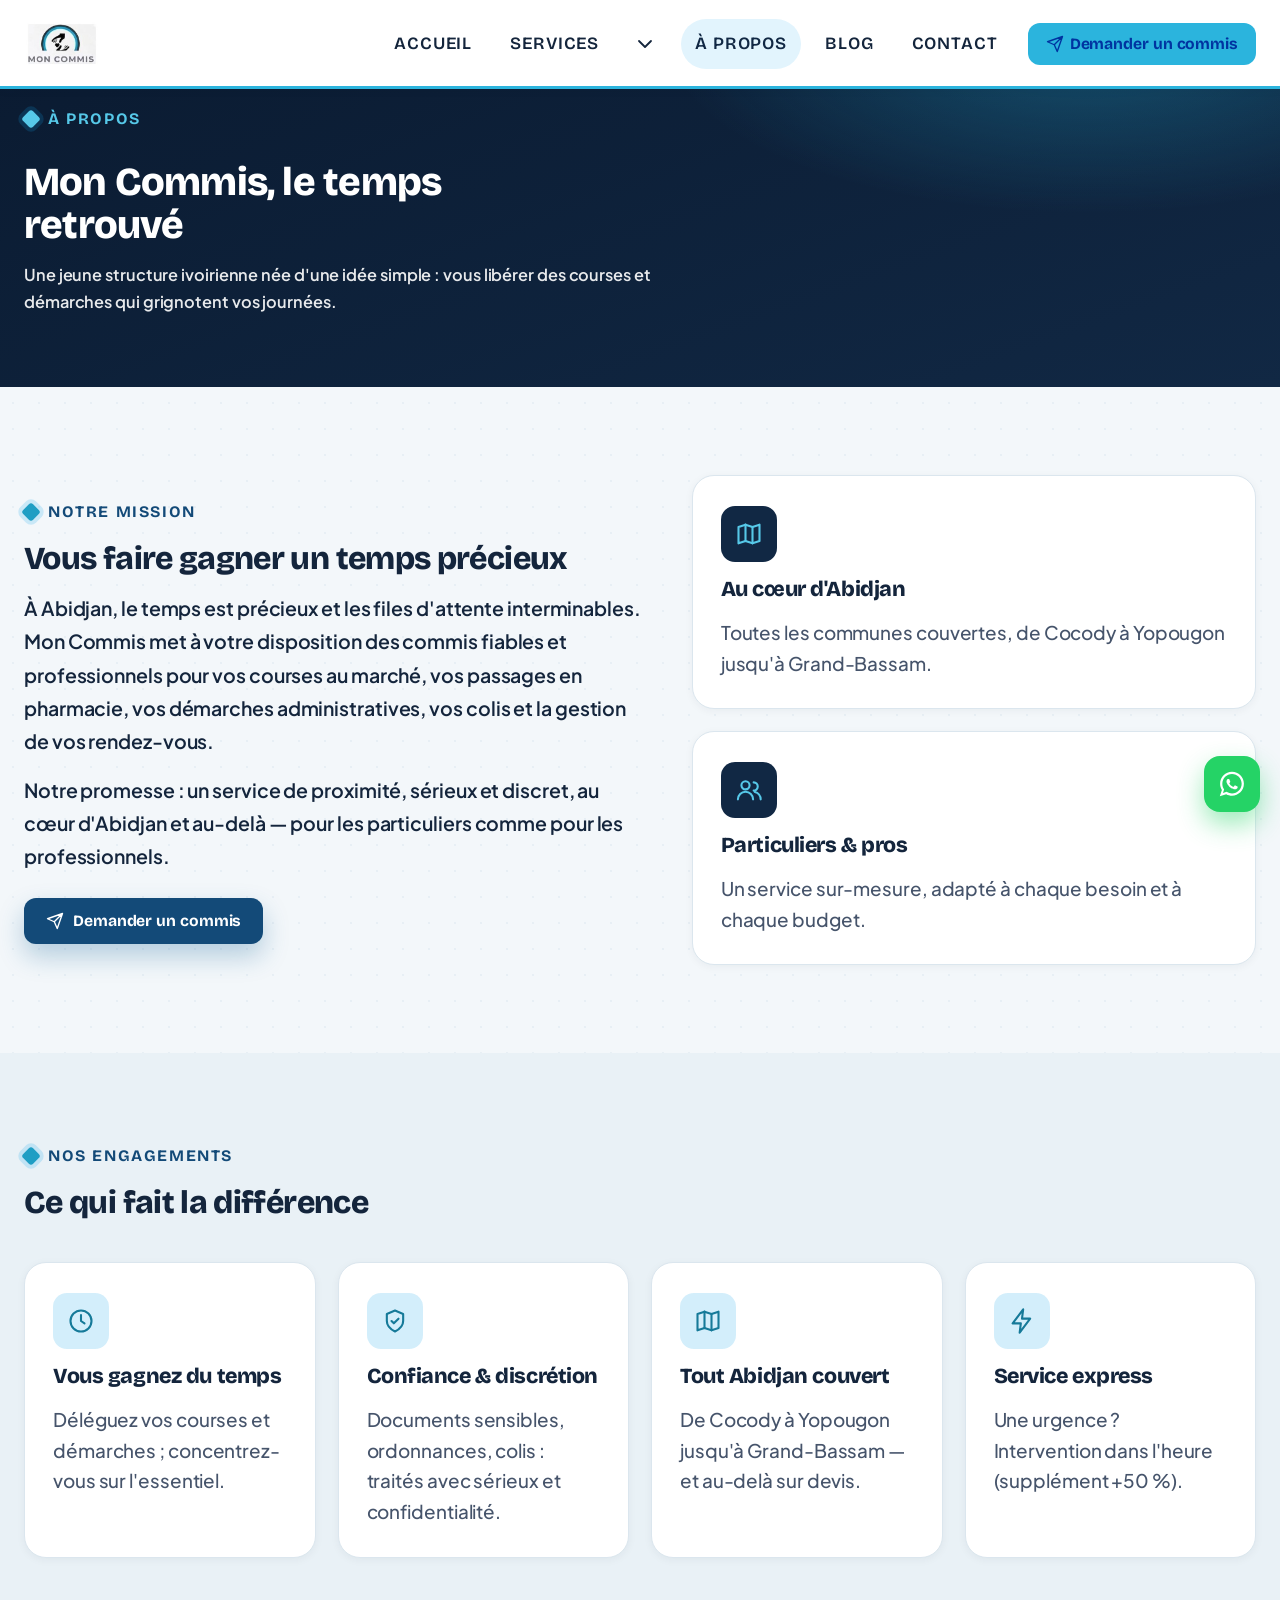
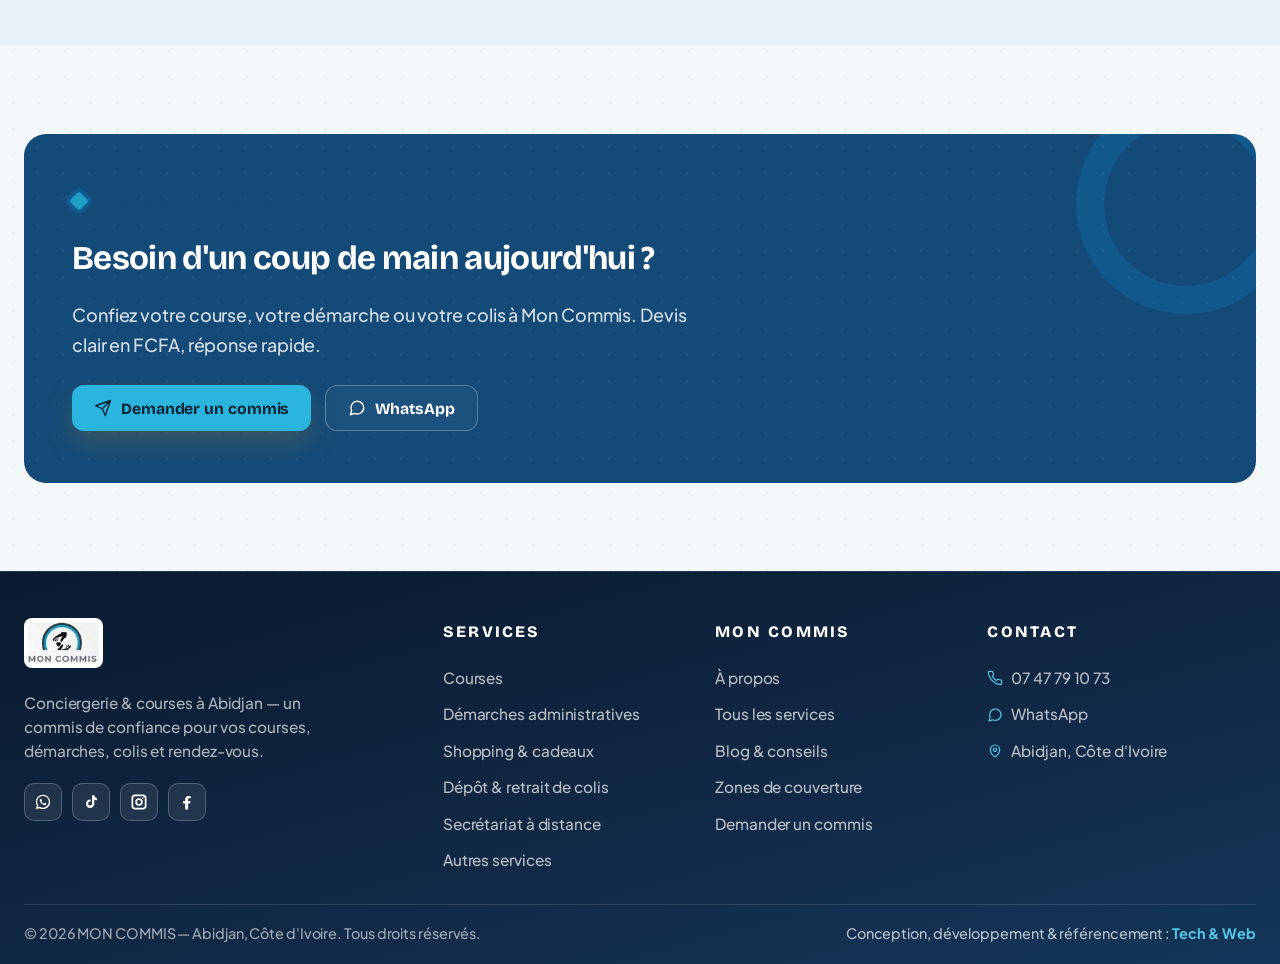
<file: a-propos.html>
<!doctype html>
<html lang="fr">
<head>
<meta charset="utf-8">
<meta name="viewport" content="width=device-width, initial-scale=1">
<title>À propos — Mon Commis, conciergerie à Abidjan</title>
<meta name="description" content="Mon Commis est une structure ivoirienne de conciergerie et de courses à Abidjan. Notre mission : vous faire gagner un temps précieux, avec sérieux et discrétion.">
<meta name="robots" content="index,follow,max-image-preview:large">
<meta name="author" content="MON COMMIS">
<meta name="designer" content="Tech &amp; Web — tech-and-web.com">
<link rel="author" href="https://tech-and-web.com">
<meta name="format-detection" content="telephone=no">
<meta name="theme-color" content="#112844">
<link rel="canonical" href="https://moncommis.ci/a-propos.html">
<link rel="icon" href="favicon.ico" sizes="any">
<link rel="icon" type="image/png" sizes="32x32" href="favicon-32x32.png">
<link rel="apple-touch-icon" sizes="180x180" href="apple-touch-icon.png">
<link rel="manifest" href="site.webmanifest">
<meta property="og:site_name" content="Mon Commis">
<meta property="og:type" content="website">
<meta property="og:locale" content="fr_CI">
<meta property="og:title" content="À propos — Mon Commis, conciergerie à Abidjan">
<meta property="og:description" content="Mon Commis est une structure ivoirienne de conciergerie et de courses à Abidjan. Notre mission : vous faire gagner un temps précieux, avec sérieux et discrétion.">
<meta property="og:url" content="https://moncommis.ci/a-propos.html">
<meta property="og:image" content="https://moncommis.ci/img/brand/og-mon-commis.jpg">
<meta name="twitter:card" content="summary_large_image">
<meta name="twitter:image" content="https://moncommis.ci/img/brand/og-mon-commis.jpg">
<link rel="preconnect" href="https://fonts.googleapis.com">
<link rel="preconnect" href="https://fonts.gstatic.com" crossorigin>
<link href="https://fonts.googleapis.com/css2?family=Bricolage+Grotesque:opsz,wght@12..96,600;12..96,700;12..96,800&family=Hanken+Grotesk:wght@400;500;600;700;800&family=Caveat:wght@600;700&display=swap" rel="stylesheet">
<link href="css/commis-premium.css?v=20260629c3" rel="stylesheet">
<link href="css/commis-brand.css?v=20260629c3" rel="stylesheet">
<script>window.COMMIS_API_URL="/api/demandes/";</script>
<script type="application/ld+json">{"@context": "https://schema.org", "@graph": [{"@type": "LocalBusiness", "@id": "https://moncommis.ci/#business", "name": "MON COMMIS", "url": "https://moncommis.ci/", "image": "https://moncommis.ci/img/brand/og-mon-commis.jpg", "logo": "https://moncommis.ci/img/brand/logo-mon-commis.png", "telephone": "+2250747791073", "email": "contact@moncommis.ci", "priceRange": "FCFA", "description": "Conciergerie & courses à Abidjan : courses au marché, pharmacie, démarches administratives, shopping, colis et secrétariat à distance.", "address": {"@type": "PostalAddress", "addressLocality": "Abidjan", "addressCountry": "CI"}, "geo": {"@type": "GeoCoordinates", "latitude": "5.3599517", "longitude": "-4.0082563"}, "areaServed": "Abidjan", "currenciesAccepted": "XOF", "contactPoint": {"@type": "ContactPoint", "telephone": "+2250747791073", "contactType": "customer service", "areaServed": "CI", "availableLanguage": ["fr"]}}, {"@type": "WebSite", "@id": "https://moncommis.ci/#website", "name": "Mon Commis", "url": "https://moncommis.ci/", "inLanguage": "fr-CI", "publisher": {"@id": "https://moncommis.ci/#business"}, "creator": {"@id": "https://tech-and-web.com/#agency"}}, {"@type": ["Organization", "ProfessionalService"], "@id": "https://tech-and-web.com/#agency", "name": "Tech & Web", "url": "https://tech-and-web.com", "description": "Agence digitale : conception de sites web, d'applications métier et de solutions numériques sur mesure, avec optimisation pour le référencement (moteurs de recherche et assistants IA).", "knowsAbout": ["Conception de sites web", "Développement d'applications", "Référencement (SEO)", "Indexation par les assistants IA", "Solutions digitales sur mesure"]}, {"@type": "AboutPage", "@id": "https://moncommis.ci/a-propos.html#webpage", "url": "https://moncommis.ci/a-propos.html", "name": "À propos — Mon Commis, conciergerie à Abidjan", "description": "Mon Commis est une structure ivoirienne de conciergerie et de courses à Abidjan. Notre mission : vous faire gagner un temps précieux, avec sérieux et discrétion.", "isPartOf": {"@id": "https://moncommis.ci/#website"}, "about": {"@id": "https://moncommis.ci/#business"}, "inLanguage": "fr-CI"}]}</script>
</head>
<body class="page-inner">
<a class="skip-link" href="#main">Aller au contenu</a>
<header class="site-header">
  <div class="container">
    <div class="header-inner">
      <a class="site-brand" href="index.html" aria-label="MON COMMIS — accueil"><img class="site-logo-img" src="img/brand/logo-mon-commis.jpg" alt="MON COMMIS — conciergerie & courses, Abidjan" width="170" height="108"></a>
      <button class="menu-toggle" type="button" aria-expanded="false" aria-controls="site-nav" aria-label="Ouvrir la navigation"><span></span><span></span><span></span></button>
      <nav class="site-nav" id="site-nav" aria-label="Navigation principale">
        <a class="nav-link" href="index.html">Accueil</a>
        <div class="nav-dropdown nav-dropdown-split">
          <div class="nav-dropdown-head">
            <a class="nav-link nav-link-parent" href="services.html">Services</a>
            <button class="nav-link nav-dropdown-toggle nav-dropdown-toggle-icon" type="button" aria-expanded="false" aria-controls="serv-menu" aria-haspopup="true" aria-label="Afficher les services"><svg class="nx-svg" viewBox="0 0 24 24" aria-hidden="true"><path d="m6 9 6 6 6-6"/></svg></button>
          </div>
          <ul class="nav-dropdown-menu nav-dropdown-menu-list" id="serv-menu" role="menu">
<li role="none"><a class="nav-dropdown-link" href="service-courses.html" role="menuitem">Courses</a></li>
<li role="none"><a class="nav-dropdown-link" href="service-demarches.html" role="menuitem">Démarches administratives</a></li>
<li role="none"><a class="nav-dropdown-link" href="service-shopping.html" role="menuitem">Shopping & cadeaux</a></li>
<li role="none"><a class="nav-dropdown-link" href="service-colis.html" role="menuitem">Dépôt & retrait de colis</a></li>
<li role="none"><a class="nav-dropdown-link" href="secretariat.html" role="menuitem">Secrétariat à distance</a></li>
<li role="none"><a class="nav-dropdown-link" href="service-autres.html" role="menuitem">Autres services</a></li>
<li role="none"><a class="nav-dropdown-link" href="services.html" role="menuitem">Tous nos services &rarr;</a></li>
          </ul>
        </div>
        <a class="nav-link is-active" href="a-propos.html">À propos</a>
        <a class="nav-link" href="blog.html">Blog</a>
        <a class="nav-link" href="contact.html">Contact</a>
        <a class="nav-cta" href="contact.html"><svg class="nx-svg" viewBox="0 0 24 24" aria-hidden="true"><path d="M22 2 11 13M22 2l-7 20-4-9-9-4 20-7z"/></svg> Demander un commis</a>
      </nav>
    </div>
  </div>
</header>
<main id="main">
<section class="nx-pagehead">
  <div class="container">
    <div class="reveal">
      <span class="nx-eyebrow nx-eyebrow-light">À propos</span>
      <h1 class="nx-pagehead-title">Mon Commis, le temps retrouvé</h1>
      <p class="lead">Une jeune structure ivoirienne née d'une idée simple : vous libérer des courses et démarches qui grignotent vos journées.</p>
    </div>
  </div>
</section><section class="section">
  <div class="container">
    <div class="nx-split">
      <div class="reveal">
        <span class="nx-eyebrow">Notre mission</span>
        <h2 class="section-title">Vous faire gagner un temps précieux</h2>
        <p class="section-copy">À Abidjan, le temps est précieux et les files d'attente interminables. Mon Commis met à votre disposition des commis fiables et professionnels pour vos courses au marché, vos passages en pharmacie, vos démarches administratives, vos colis et la gestion de vos rendez-vous.</p>
        <p class="section-copy">Notre promesse : un service de proximité, sérieux et discret, au cœur d'Abidjan et au-delà — pour les particuliers comme pour les professionnels.</p>
        <div class="nx-hero-cta" style="margin-top:24px"><a class="btn-main" href="contact.html"><svg class="nx-svg" viewBox="0 0 24 24" aria-hidden="true"><path d="M22 2 11 13M22 2l-7 20-4-9-9-4 20-7z"/></svg> Demander un commis</a></div>
      </div>
      <div class="reveal d1"><div class="nx-grid cols-1">
        <article class="nx-card"><span class="nx-ico is-navy"><svg class="nx-svg" viewBox="0 0 24 24" aria-hidden="true"><path d="m9 4 6 2 6-2v14l-6 2-6-2-6 2V6z"/><path d="M9 4v14M15 6v14"/></svg></span><h3>Au cœur d'Abidjan</h3><p>Toutes les communes couvertes, de Cocody à Yopougon jusqu'à Grand-Bassam.</p></article>
        <article class="nx-card"><span class="nx-ico is-navy"><svg class="nx-svg" viewBox="0 0 24 24" aria-hidden="true"><circle cx="9" cy="8" r="3.5"/><path d="M2.5 20a6.5 6.5 0 0 1 13 0"/><path d="M16 5.5a3.5 3.5 0 0 1 0 7M22 20a6.5 6.5 0 0 0-5-6.3"/></svg></span><h3>Particuliers & pros</h3><p>Un service sur-mesure, adapté à chaque besoin et à chaque budget.</p></article>
      </div></div>
    </div>
  </div>
</section><section class="section section-soft"><div class="container">
    <div class="section-header reveal"><div class="section-heading">
      <span class="nx-eyebrow">Nos engagements</span>
      <h2 class="section-title">Ce qui fait la différence</h2>
    </div></div>
    <div class="nx-grid cols-4 mc-swipe"><article class="nx-card reveal"><span class="nx-ico is-lime"><svg class="nx-svg" viewBox="0 0 24 24" aria-hidden="true"><circle cx="12" cy="12" r="9"/><path d="M12 7v5l3 2"/></svg></span><h3>Vous gagnez du temps</h3><p>Déléguez vos courses et démarches ; concentrez-vous sur l'essentiel.</p></article>
<article class="nx-card reveal"><span class="nx-ico is-lime"><svg class="nx-svg" viewBox="0 0 24 24" aria-hidden="true"><path d="M12 3 5 6v6c0 4 3 7 7 9 4-2 7-5 7-9V6l-7-3z"/><path d="m9 12 2 2 4-4"/></svg></span><h3>Confiance & discrétion</h3><p>Documents sensibles, ordonnances, colis : traités avec sérieux et confidentialité.</p></article>
<article class="nx-card reveal"><span class="nx-ico is-lime"><svg class="nx-svg" viewBox="0 0 24 24" aria-hidden="true"><path d="m9 4 6 2 6-2v14l-6 2-6-2-6 2V6z"/><path d="M9 4v14M15 6v14"/></svg></span><h3>Tout Abidjan couvert</h3><p>De Cocody à Yopougon jusqu'à Grand-Bassam — et au-delà sur devis.</p></article>
<article class="nx-card reveal"><span class="nx-ico is-lime"><svg class="nx-svg" viewBox="0 0 24 24" aria-hidden="true"><path d="M13 2 4 14h7l-1 8 9-12h-7l1-8z"/></svg></span><h3>Service express</h3><p>Une urgence ? Intervention dans l'heure (supplément +50 %).</p></article>
</div>
  </div></section><section class="section">
  <div class="container">
    <div class="nx-cta reveal">
      <span class="nx-eyebrow">Passons à l'action</span>
      <h2>Besoin d'un coup de main aujourd'hui ?</h2>
      <p>Confiez votre course, votre démarche ou votre colis à Mon Commis. Devis clair en FCFA, réponse rapide.</p>
      <div class="nx-cta-row">
        <a class="btn-lime" href="contact.html"><svg class="nx-svg" viewBox="0 0 24 24" aria-hidden="true"><path d="M22 2 11 13M22 2l-7 20-4-9-9-4 20-7z"/></svg> Demander un commis</a>
        <a class="btn-secondary" href="https://wa.me/2250747791073" target="_blank" rel="noopener noreferrer"><svg class="nx-svg" viewBox="0 0 24 24" aria-hidden="true"><path d="M21 11.5a8.5 8.5 0 0 1-12.3 7.6L3 21l1.9-5.7A8.5 8.5 0 1 1 21 11.5z"/></svg> WhatsApp</a>
      </div>
    </div>
  </div>
</section></main>
<footer class="site-footer mc-footer">
  <div class="container">
    <div class="mc-footer-grid">
      <div class="mc-footer-brand">
        <a class="site-brand" href="index.html" aria-label="MON COMMIS — accueil"><img class="site-logo-img" src="img/brand/logo-mon-commis.jpg" alt="MON COMMIS — conciergerie & courses, Abidjan" width="170" height="108"></a>
        <p class="mc-footer-desc">Conciergerie & courses à Abidjan — un commis de confiance pour vos courses, démarches, colis et rendez-vous.</p>
        <div class="footer-social">
          <a href="https://wa.me/2250747791073" target="_blank" rel="noopener noreferrer" aria-label="WhatsApp"><svg viewBox="0 0 32 32" aria-hidden="true"><path d="M16 3C9 3 3.3 8.7 3.3 15.7c0 2.4.7 4.7 1.9 6.7L3 29l6.8-2.1c1.9 1 4 1.6 6.2 1.6 7 0 12.7-5.7 12.7-12.7S23 3 16 3Zm0 23c-1.9 0-3.7-.5-5.3-1.5l-.4-.2-3.9 1.2 1.2-3.8-.3-.4c-1.1-1.7-1.6-3.6-1.6-5.6C5.7 10 10.3 5.4 16 5.4S26.3 10 26.3 15.7 21.7 26 16 26Zm5.7-7.5c-.3-.2-1.8-.9-2.1-1-.3-.1-.5-.2-.7.2-.2.3-.8 1-.9 1.2-.2.2-.3.2-.6.1-.3-.2-1.3-.5-2.5-1.5-.9-.8-1.5-1.8-1.7-2.1-.2-.3 0-.5.1-.6l.5-.5c.1-.2.2-.3.3-.5.1-.2 0-.4 0-.5l-.9-2.2c-.2-.6-.5-.5-.7-.5h-.6c-.2 0-.5.1-.8.4-.3.3-1 1-1 2.4s1.1 2.8 1.2 3c.2.2 2.1 3.2 5 4.5.7.3 1.2.5 1.7.6.7.2 1.3.2 1.8.1.6-.1 1.8-.7 2-1.4.3-.7.3-1.3.2-1.4-.1-.1-.3-.2-.6-.4Z"/></svg></a>
          <a href="#" aria-label="TikTok"><svg viewBox="0 0 24 24" aria-hidden="true"><path d="M16.5 3c.3 2.1 1.5 3.6 3.5 3.9v2.6c-1.3.1-2.5-.3-3.6-1v5.9c0 3.4-2.6 5.6-5.6 5.6A5.4 5.4 0 0 1 5.5 14a5.3 5.3 0 0 1 6-5.3v2.7a2.7 2.7 0 0 0-3.3 2.6 2.6 2.6 0 0 0 5.2.1V3h3.1z"/></svg></a>
          <a href="#" aria-label="Instagram"><svg viewBox="0 0 24 24" aria-hidden="true"><path d="M7 2h10a5 5 0 0 1 5 5v10a5 5 0 0 1-5 5H7a5 5 0 0 1-5-5V7a5 5 0 0 1 5-5Zm0 2.3A2.7 2.7 0 0 0 4.3 7v10A2.7 2.7 0 0 0 7 19.7h10a2.7 2.7 0 0 0 2.7-2.7V7A2.7 2.7 0 0 0 17 4.3H7Zm10.2 1.5a1.1 1.1 0 1 1 0 2.2 1.1 1.1 0 0 1 0-2.2ZM12 7a5 5 0 1 1 0 10 5 5 0 0 1 0-10Zm0 2.3A2.7 2.7 0 1 0 12 14.7 2.7 2.7 0 0 0 12 9.3Z"/></svg></a>
          <a href="#" aria-label="Facebook"><svg viewBox="0 0 24 24" aria-hidden="true"><path d="M13.5 22v-8.1h2.7l.4-3.2h-3.1V8.7c0-.9.2-1.6 1.6-1.6H17V4.2c-.4-.1-1.5-.2-2.8-.2-2.8 0-4.7 1.7-4.7 4.8v2H6.8v3.2h2.7V22h4Z"/></svg></a>
        </div>
      </div>
      <nav class="mc-footer-col" aria-label="Services">
        <h4>Services</h4>
        <a href="service-courses.html">Courses</a>
<a href="service-demarches.html">Démarches administratives</a>
<a href="service-shopping.html">Shopping & cadeaux</a>
<a href="service-colis.html">Dépôt & retrait de colis</a>
<a href="secretariat.html">Secrétariat à distance</a>
<a href="service-autres.html">Autres services</a>

      </nav>
      <nav class="mc-footer-col" aria-label="Mon Commis">
        <h4>Mon Commis</h4>
        <a href="a-propos.html">À propos</a>
        <a href="services.html">Tous les services</a>
        <a href="blog.html">Blog & conseils</a>
        <a href="services.html#zones">Zones de couverture</a>
        <a href="contact.html">Demander un commis</a>
      </nav>
      <div class="mc-footer-col mc-footer-contact">
        <h4>Contact</h4>
        <a class="mc-footer-phone" href="tel:+2250747791073"><svg class="nx-svg" viewBox="0 0 24 24" aria-hidden="true"><path d="M22 16.9v3a2 2 0 0 1-2.2 2 19.8 19.8 0 0 1-8.6-3.1 19.5 19.5 0 0 1-6-6A19.8 19.8 0 0 1 2 4.2 2 2 0 0 1 4 2h3a2 2 0 0 1 2 1.7c.1 1 .4 2 .7 2.9a2 2 0 0 1-.5 2.1L8 9.8a16 16 0 0 0 6 6l1.1-1.1a2 2 0 0 1 2.1-.5c.9.3 1.9.6 2.9.7A2 2 0 0 1 22 16.9z"/></svg> 07 47 79 10 73</a>
        <a href="https://wa.me/2250747791073" target="_blank" rel="noopener noreferrer"><svg class="nx-svg" viewBox="0 0 24 24" aria-hidden="true"><path d="M21 11.5a8.5 8.5 0 0 1-12.3 7.6L3 21l1.9-5.7A8.5 8.5 0 1 1 21 11.5z"/></svg> WhatsApp</a>
        <span><svg class="nx-svg" viewBox="0 0 24 24" aria-hidden="true"><path d="M12 21s-7-5.5-7-11a7 7 0 0 1 14 0c0 5.5-7 11-7 11z"/><circle cx="12" cy="10" r="2.5"/></svg> Abidjan, Côte d'Ivoire</span>
      </div>
    </div>
    <div class="mc-footer-bottom">
      <span>&copy; 2026 MON COMMIS — Abidjan, Côte d'Ivoire. Tous droits réservés.</span>
      <a class="mc-credit" href="https://tech-and-web.com" target="_blank" rel="noopener" title="Tech &amp; Web — conception de sites web, applications et solutions digitales optimisés pour les moteurs de recherche et les assistants IA">Conception, développement &amp; référencement&nbsp;: <strong>Tech&nbsp;&amp;&nbsp;Web</strong></a>
    </div>
  </div>
</footer>
<a class="whatsapp-float" href="https://wa.me/2250747791073" target="_blank" rel="noopener noreferrer" aria-label="WhatsApp"><svg viewBox="0 0 32 32" aria-hidden="true"><path d="M16 3C9 3 3.3 8.7 3.3 15.7c0 2.4.7 4.7 1.9 6.7L3 29l6.8-2.1c1.9 1 4 1.6 6.2 1.6 7 0 12.7-5.7 12.7-12.7S23 3 16 3Zm0 23c-1.9 0-3.7-.5-5.3-1.5l-.4-.2-3.9 1.2 1.2-3.8-.3-.4c-1.1-1.7-1.6-3.6-1.6-5.6C5.7 10 10.3 5.4 16 5.4S26.3 10 26.3 15.7 21.7 26 16 26Zm5.7-7.5c-.3-.2-1.8-.9-2.1-1-.3-.1-.5-.2-.7.2-.2.3-.8 1-.9 1.2-.2.2-.3.2-.6.1-.3-.2-1.3-.5-2.5-1.5-.9-.8-1.5-1.8-1.7-2.1-.2-.3 0-.5.1-.6l.5-.5c.1-.2.2-.3.3-.5.1-.2 0-.4 0-.5l-.9-2.2c-.2-.6-.5-.5-.7-.5h-.6c-.2 0-.5.1-.8.4-.3.3-1 1-1 2.4s1.1 2.8 1.2 3c.2.2 2.1 3.2 5 4.5.7.3 1.2.5 1.7.6.7.2 1.3.2 1.8.1.6-.1 1.8-.7 2-1.4.3-.7.3-1.3.2-1.4-.1-.1-.3-.2-.6-.4Z"/></svg></a>
<button class="scroll-top-btn" aria-label="Retour en haut" type="button"><svg viewBox="0 0 24 24"><polyline points="18 15 12 9 6 15"></polyline></svg></button>
<script src="js/commis-site.js?v=20260629c3" defer></script>
</body></html>
</file>
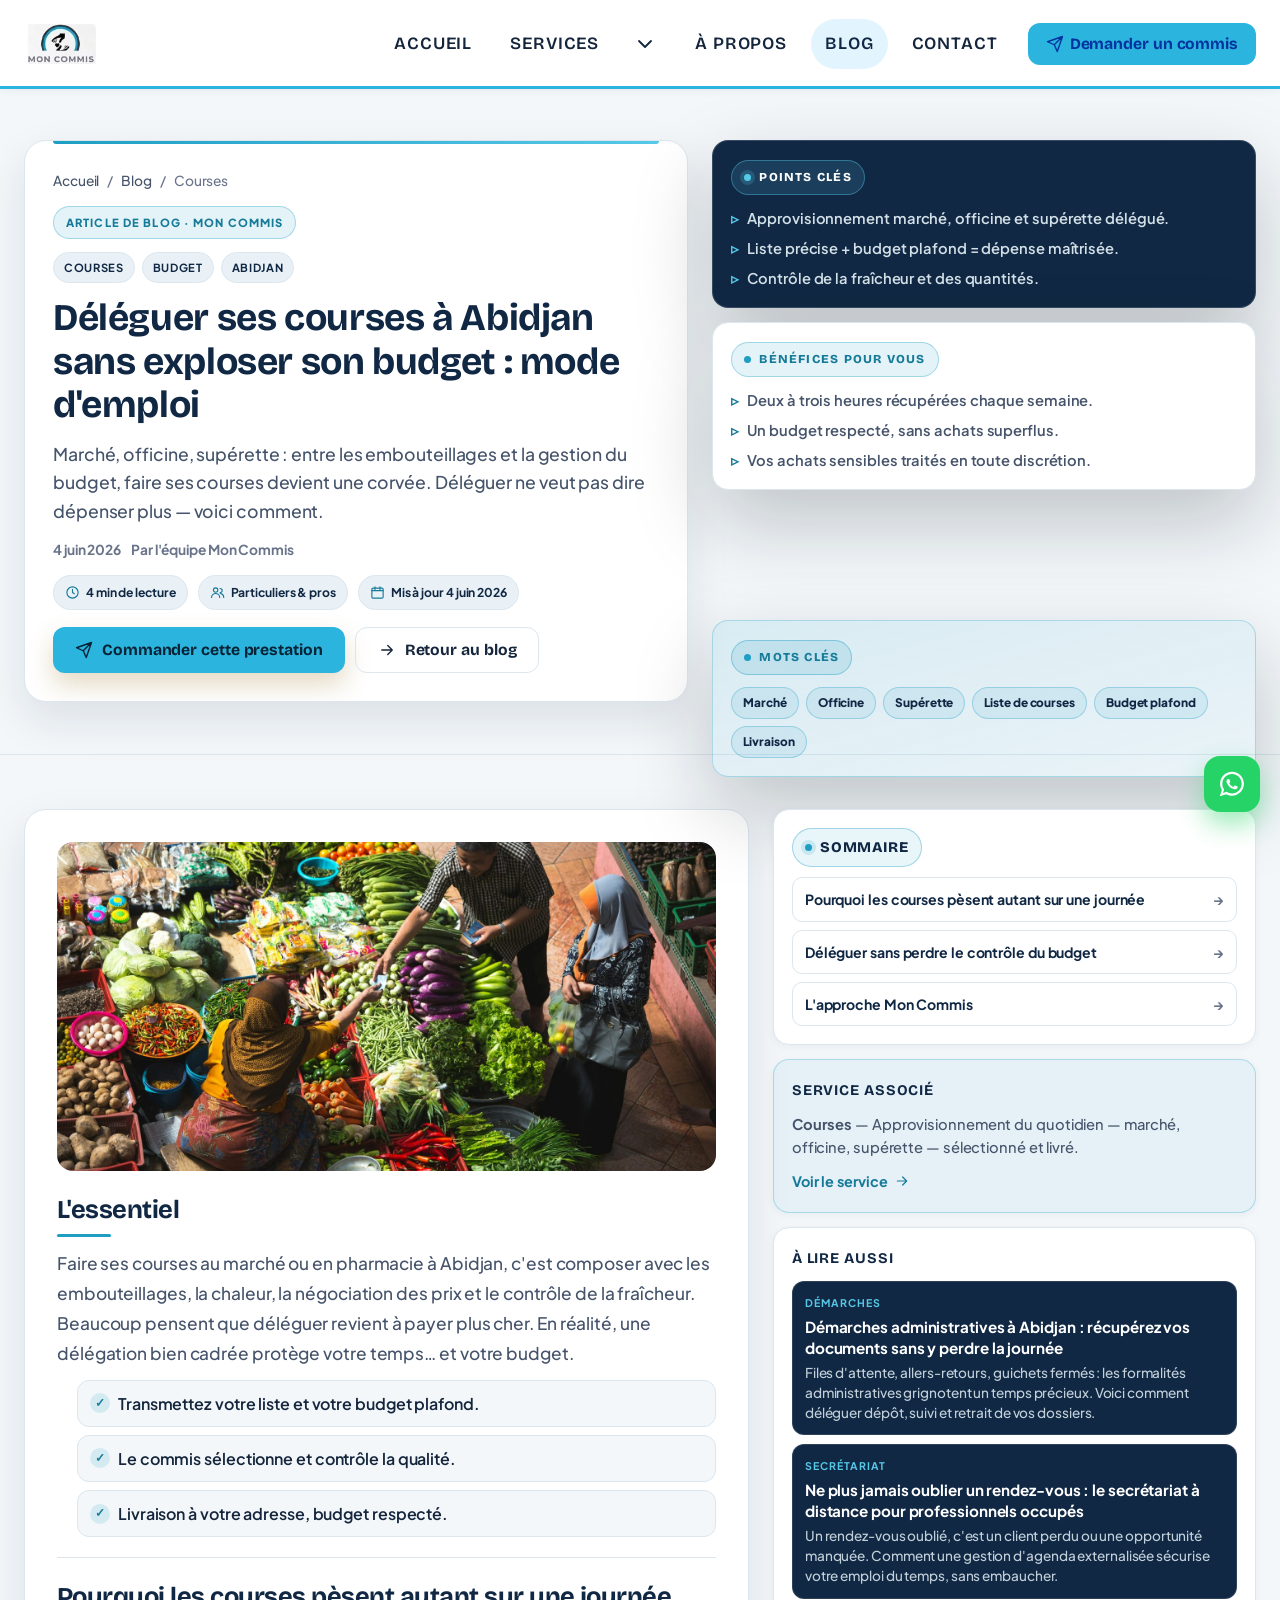
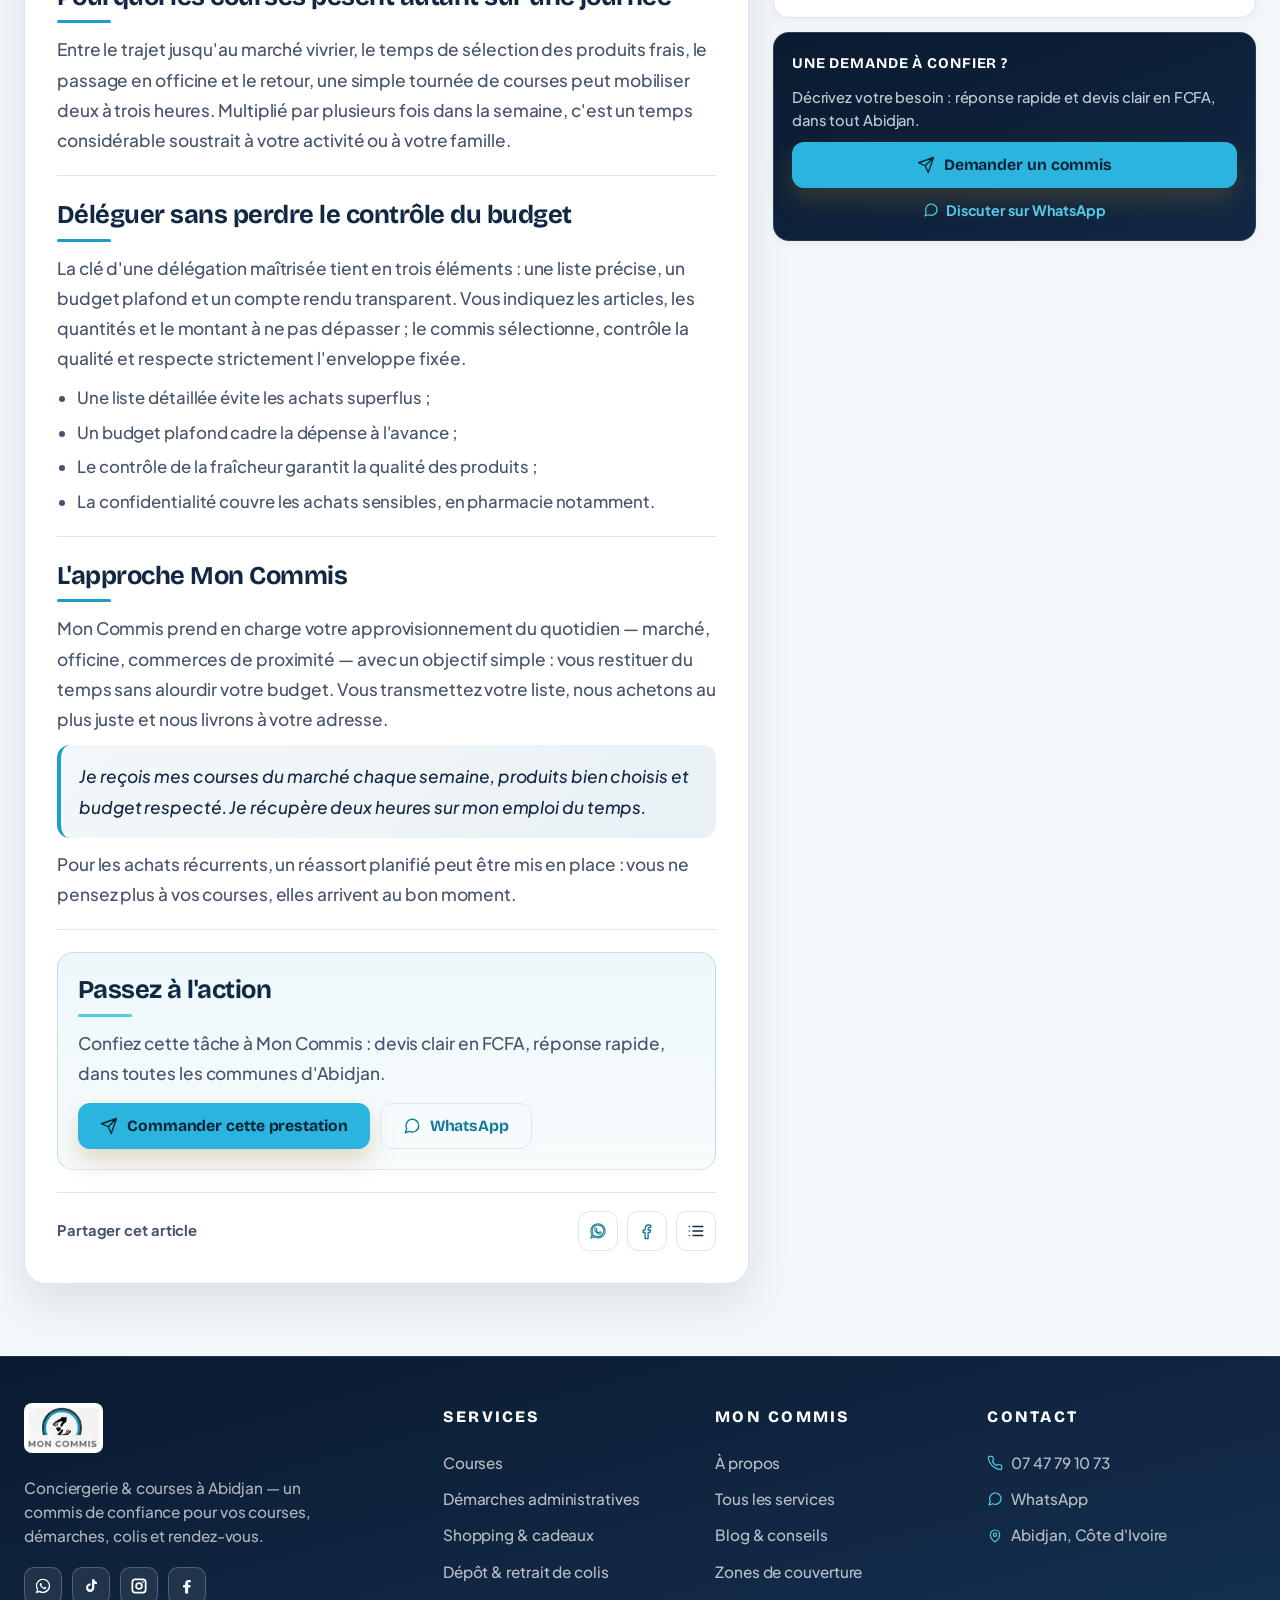
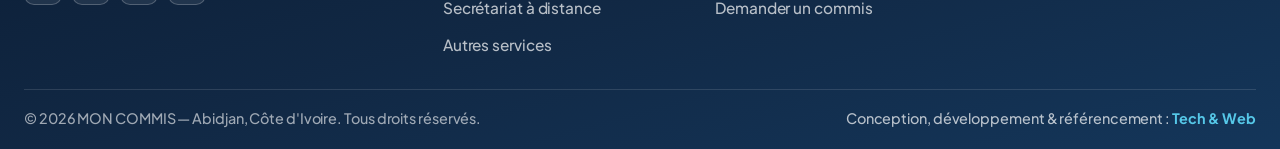
<file: blog-deleguer-courses-abidjan-budget-maitrise.html>
<!doctype html>
<html lang="fr">
<head>
<meta charset="utf-8">
<meta name="viewport" content="width=device-width, initial-scale=1">
<title>Déléguer ses courses à Abidjan sans exploser son budget : mode d'emploi | Blog Mon Commis</title>
<meta name="description" content="Marché, officine, supérette : entre les embouteillages et la gestion du budget, faire ses courses devient une corvée. Déléguer ne veut pas dire dépenser plus — voici comment.">
<meta name="robots" content="index,follow,max-image-preview:large">
<meta name="author" content="MON COMMIS">
<meta name="designer" content="Tech &amp; Web — tech-and-web.com">
<link rel="author" href="https://tech-and-web.com">
<meta name="format-detection" content="telephone=no">
<meta name="theme-color" content="#112844">
<link rel="canonical" href="https://moncommis.ci/blog-deleguer-courses-abidjan-budget-maitrise.html">
<link rel="icon" href="favicon.ico" sizes="any">
<link rel="icon" type="image/png" sizes="32x32" href="favicon-32x32.png">
<link rel="apple-touch-icon" sizes="180x180" href="apple-touch-icon.png">
<link rel="manifest" href="site.webmanifest">
<meta property="og:site_name" content="Mon Commis">
<meta property="og:type" content="article">
<meta property="og:locale" content="fr_CI">
<meta property="og:title" content="Déléguer ses courses à Abidjan sans exploser son budget : mode d'emploi | Blog Mon Commis">
<meta property="og:description" content="Marché, officine, supérette : entre les embouteillages et la gestion du budget, faire ses courses devient une corvée. Déléguer ne veut pas dire dépenser plus — voici comment.">
<meta property="og:url" content="https://moncommis.ci/blog-deleguer-courses-abidjan-budget-maitrise.html">
<meta property="og:image" content="https://moncommis.ci/img/brand/og-mon-commis.jpg">
<meta name="twitter:card" content="summary_large_image">
<meta name="twitter:image" content="https://moncommis.ci/img/brand/og-mon-commis.jpg">
<link rel="preconnect" href="https://fonts.googleapis.com">
<link rel="preconnect" href="https://fonts.gstatic.com" crossorigin>
<link href="https://fonts.googleapis.com/css2?family=Bricolage+Grotesque:opsz,wght@12..96,600;12..96,700;12..96,800&family=Hanken+Grotesk:wght@400;500;600;700;800&family=Caveat:wght@600;700&display=swap" rel="stylesheet">
<link href="css/commis-premium.css?v=20260629c3" rel="stylesheet">
<link href="css/commis-brand.css?v=20260629c3" rel="stylesheet">
<script>window.COMMIS_API_URL="/api/demandes/";</script>
<script type="application/ld+json">{"@context": "https://schema.org", "@graph": [{"@type": "LocalBusiness", "@id": "https://moncommis.ci/#business", "name": "MON COMMIS", "url": "https://moncommis.ci/", "image": "https://moncommis.ci/img/brand/og-mon-commis.jpg", "logo": "https://moncommis.ci/img/brand/logo-mon-commis.png", "telephone": "+2250747791073", "email": "contact@moncommis.ci", "priceRange": "FCFA", "description": "Conciergerie & courses à Abidjan : courses au marché, pharmacie, démarches administratives, shopping, colis et secrétariat à distance.", "address": {"@type": "PostalAddress", "addressLocality": "Abidjan", "addressCountry": "CI"}, "geo": {"@type": "GeoCoordinates", "latitude": "5.3599517", "longitude": "-4.0082563"}, "areaServed": "Abidjan", "currenciesAccepted": "XOF", "contactPoint": {"@type": "ContactPoint", "telephone": "+2250747791073", "contactType": "customer service", "areaServed": "CI", "availableLanguage": ["fr"]}}, {"@type": "WebSite", "@id": "https://moncommis.ci/#website", "name": "Mon Commis", "url": "https://moncommis.ci/", "inLanguage": "fr-CI", "publisher": {"@id": "https://moncommis.ci/#business"}, "creator": {"@id": "https://tech-and-web.com/#agency"}}, {"@type": ["Organization", "ProfessionalService"], "@id": "https://tech-and-web.com/#agency", "name": "Tech & Web", "url": "https://tech-and-web.com", "description": "Agence digitale : conception de sites web, d'applications métier et de solutions numériques sur mesure, avec optimisation pour le référencement (moteurs de recherche et assistants IA).", "knowsAbout": ["Conception de sites web", "Développement d'applications", "Référencement (SEO)", "Indexation par les assistants IA", "Solutions digitales sur mesure"]}, {"@type": "BlogPosting", "@id": "https://moncommis.ci/blog-deleguer-courses-abidjan-budget-maitrise.html#webpage", "url": "https://moncommis.ci/blog-deleguer-courses-abidjan-budget-maitrise.html", "name": "Déléguer ses courses à Abidjan sans exploser son budget : mode d'emploi | Blog Mon Commis", "description": "Marché, officine, supérette : entre les embouteillages et la gestion du budget, faire ses courses devient une corvée. Déléguer ne veut pas dire dépenser plus — voici comment.", "isPartOf": {"@id": "https://moncommis.ci/#website"}, "about": {"@id": "https://moncommis.ci/#business"}, "inLanguage": "fr-CI", "headline": "Déléguer ses courses à Abidjan sans exploser son budget : mode d'emploi", "image": "https://moncommis.ci/img/services/courses.jpg", "datePublished": "2026-06-04", "dateModified": "2026-06-04", "author": {"@type": "Organization", "name": "MON COMMIS", "url": "https://moncommis.ci/"}, "publisher": {"@id": "https://moncommis.ci/#business"}, "mainEntityOfPage": "https://moncommis.ci/blog-deleguer-courses-abidjan-budget-maitrise.html#webpage", "articleSection": "Courses", "wordCount": 188}]}</script>
</head>
<body class="page-inner page-article">
<a class="skip-link" href="#main">Aller au contenu</a>
<header class="site-header">
  <div class="container">
    <div class="header-inner">
      <a class="site-brand" href="index.html" aria-label="MON COMMIS — accueil"><img class="site-logo-img" src="img/brand/logo-mon-commis.jpg" alt="MON COMMIS — conciergerie & courses, Abidjan" width="170" height="108"></a>
      <button class="menu-toggle" type="button" aria-expanded="false" aria-controls="site-nav" aria-label="Ouvrir la navigation"><span></span><span></span><span></span></button>
      <nav class="site-nav" id="site-nav" aria-label="Navigation principale">
        <a class="nav-link" href="index.html">Accueil</a>
        <div class="nav-dropdown nav-dropdown-split">
          <div class="nav-dropdown-head">
            <a class="nav-link nav-link-parent" href="services.html">Services</a>
            <button class="nav-link nav-dropdown-toggle nav-dropdown-toggle-icon" type="button" aria-expanded="false" aria-controls="serv-menu" aria-haspopup="true" aria-label="Afficher les services"><svg class="nx-svg" viewBox="0 0 24 24" aria-hidden="true"><path d="m6 9 6 6 6-6"/></svg></button>
          </div>
          <ul class="nav-dropdown-menu nav-dropdown-menu-list" id="serv-menu" role="menu">
<li role="none"><a class="nav-dropdown-link" href="service-courses.html" role="menuitem">Courses</a></li>
<li role="none"><a class="nav-dropdown-link" href="service-demarches.html" role="menuitem">Démarches administratives</a></li>
<li role="none"><a class="nav-dropdown-link" href="service-shopping.html" role="menuitem">Shopping & cadeaux</a></li>
<li role="none"><a class="nav-dropdown-link" href="service-colis.html" role="menuitem">Dépôt & retrait de colis</a></li>
<li role="none"><a class="nav-dropdown-link" href="secretariat.html" role="menuitem">Secrétariat à distance</a></li>
<li role="none"><a class="nav-dropdown-link" href="service-autres.html" role="menuitem">Autres services</a></li>
<li role="none"><a class="nav-dropdown-link" href="services.html" role="menuitem">Tous nos services &rarr;</a></li>
          </ul>
        </div>
        <a class="nav-link" href="a-propos.html">À propos</a>
        <a class="nav-link is-active" href="blog.html">Blog</a>
        <a class="nav-link" href="contact.html">Contact</a>
        <a class="nav-cta" href="contact.html"><svg class="nx-svg" viewBox="0 0 24 24" aria-hidden="true"><path d="M22 2 11 13M22 2l-7 20-4-9-9-4 20-7z"/></svg> Demander un commis</a>
      </nav>
    </div>
  </div>
</header>
<main id="main">
<section class="article-hero">
  <div class="container article-hero-grid">
    <div class="article-hero-content">
      <div class="article-hero-panel reveal">
        <nav class="article-breadcrumb" aria-label="Fil d'Ariane">
          <a href="index.html">Accueil</a><span>/</span><a href="blog.html">Blog</a><span>/</span><span>Courses</span>
        </nav>
        <span class="article-hero-badge">Article de blog · Mon Commis</span>
        <div class="article-tags"><span>Courses</span><span>Budget</span><span>Abidjan</span></div>
        <h1>Déléguer ses courses à Abidjan sans exploser son budget : mode d'emploi</h1>
        <p>Marché, officine, supérette : entre les embouteillages et la gestion du budget, faire ses courses devient une corvée. Déléguer ne veut pas dire dépenser plus — voici comment.</p>
        <div class="article-meta">
          <span>4 juin 2026</span>
          <span>Par l'équipe Mon Commis</span>
        </div>
        <div class="article-meta article-meta-kpi" aria-label="Contexte de lecture">
          <span><svg class="nx-svg" viewBox="0 0 24 24" aria-hidden="true"><circle cx="12" cy="12" r="9"/><path d="M12 7v5l3 2"/></svg> 4 min de lecture</span>
          <span><svg class="nx-svg" viewBox="0 0 24 24" aria-hidden="true"><circle cx="9" cy="8" r="3.5"/><path d="M2.5 20a6.5 6.5 0 0 1 13 0"/><path d="M16 5.5a3.5 3.5 0 0 1 0 7M22 20a6.5 6.5 0 0 0-5-6.3"/></svg> Particuliers & pros</span>
          <span><svg class="nx-svg" viewBox="0 0 24 24" aria-hidden="true"><rect x="3" y="5" width="18" height="16" rx="2"/><path d="M3 9h18M8 3v4M16 3v4"/></svg> Mis à jour 4 juin 2026</span>
        </div>
        <div class="article-hero-actions">
          <a class="btn-lime" href="service-courses.html#commander"><svg class="nx-svg" viewBox="0 0 24 24" aria-hidden="true"><path d="M22 2 11 13M22 2l-7 20-4-9-9-4 20-7z"/></svg> Commander cette prestation</a>
          <a class="btn-secondary" href="blog.html"><svg class="nx-svg" viewBox="0 0 24 24" aria-hidden="true"><path d="M5 12h14M13 6l6 6-6 6"/></svg> Retour au blog</a>
        </div>
      </div>
    </div>
    <div class="article-hero-summary">
      <div class="summary-card summary-key reveal">
        <h3>Points clés</h3>
        <ul class="summary-list"><li>Approvisionnement marché, officine et supérette délégué.</li><li>Liste précise + budget plafond = dépense maîtrisée.</li><li>Contrôle de la fraîcheur et des quantités.</li></ul>
      </div>
      <div class="summary-card summary-impact reveal">
        <h3>Bénéfices pour vous</h3>
        <ul class="summary-list"><li>Deux à trois heures récupérées chaque semaine.</li><li>Un budget respecté, sans achats superflus.</li><li>Vos achats sensibles traités en toute discrétion.</li></ul>
      </div>
      <div class="summary-card summary-keywords reveal">
        <h3>Mots clés</h3>
        <ul class="summary-list"><li>Marché</li><li>Officine</li><li>Supérette</li><li>Liste de courses</li><li>Budget plafond</li><li>Livraison</li></ul>
      </div>
    </div>
  </div>
</section>
<section class="article-body">
  <div class="container article-body-grid">
    <article class="article-content">
      <figure class="article-cover"><img src="img/services/courses.jpg" alt="Déléguer ses courses à Abidjan sans exploser son budget : mode d'emploi" fetchpriority="high" decoding="async"></figure>
      <div class="article-intro">
        <h2>L'essentiel</h2>
        <p>Faire ses courses au marché ou en pharmacie à Abidjan, c'est composer avec les embouteillages, la chaleur, la négociation des prix et le contrôle de la fraîcheur. Beaucoup pensent que déléguer revient à payer plus cher. En réalité, une délégation bien cadrée protège votre temps… et votre budget.</p>
        <ul class="article-quick-list"><li>Transmettez votre liste et votre budget plafond.</li><li>Le commis sélectionne et contrôle la qualité.</li><li>Livraison à votre adresse, budget respecté.</li></ul>
      </div>
      <div class="article-section" id="sec-1"><h2>Pourquoi les courses pèsent autant sur une journée</h2>
<p>Entre le trajet jusqu'au marché vivrier, le temps de sélection des produits frais, le passage en officine et le retour, une simple tournée de courses peut mobiliser deux à trois heures. Multiplié par plusieurs fois dans la semaine, c'est un temps considérable soustrait à votre activité ou à votre famille.</p>
</div>
<div class="article-section" id="sec-2"><h2>Déléguer sans perdre le contrôle du budget</h2>
<p>La clé d'une délégation maîtrisée tient en trois éléments : une liste précise, un budget plafond et un compte rendu transparent. Vous indiquez les articles, les quantités et le montant à ne pas dépasser ; le commis sélectionne, contrôle la qualité et respecte strictement l'enveloppe fixée.</p>
<ul><li>Une liste détaillée évite les achats superflus ;</li><li>Un budget plafond cadre la dépense à l'avance ;</li><li>Le contrôle de la fraîcheur garantit la qualité des produits ;</li><li>La confidentialité couvre les achats sensibles, en pharmacie notamment.</li></ul>
</div>
<div class="article-section" id="sec-3"><h2>L'approche Mon Commis</h2>
<p>Mon Commis prend en charge votre approvisionnement du quotidien — marché, officine, commerces de proximité — avec un objectif simple : vous restituer du temps sans alourdir votre budget. Vous transmettez votre liste, nous achetons au plus juste et nous livrons à votre adresse.</p>
<div class="article-highlight"><p>Je reçois mes courses du marché chaque semaine, produits bien choisis et budget respecté. Je récupère deux heures sur mon emploi du temps.</p></div>
<p>Pour les achats récurrents, un réassort planifié peut être mis en place : vous ne pensez plus à vos courses, elles arrivent au bon moment.</p>
</div>

      <div class="article-section article-final-note" id="conclusion">
        <h2>Passez à l'action</h2>
        <p>Confiez cette tâche à Mon Commis : devis clair en FCFA, réponse rapide, dans toutes les communes d'Abidjan.</p>
        <div class="article-final-actions">
          <a class="btn-lime" href="service-courses.html#commander"><svg class="nx-svg" viewBox="0 0 24 24" aria-hidden="true"><path d="M22 2 11 13M22 2l-7 20-4-9-9-4 20-7z"/></svg> Commander cette prestation</a>
          <a class="btn-secondary" href="https://wa.me/2250747791073" target="_blank" rel="noopener noreferrer"><svg class="nx-svg" viewBox="0 0 24 24" aria-hidden="true"><path d="M21 11.5a8.5 8.5 0 0 1-12.3 7.6L3 21l1.9-5.7A8.5 8.5 0 1 1 21 11.5z"/></svg> WhatsApp</a>
        </div>
      </div>
      <div class="article-share">
        <span class="article-share-label">Partager cet article</span>
        <div class="article-share-row">
          <a class="art-share-btn is-wa" href="https://wa.me/?text=D%C3%A9l%C3%A9guer%20ses%20courses%20%C3%A0%20Abidjan%20sans%20exploser%20son%20budget%20%3A%20mode%20d%27emploi%20%E2%80%94%20https%3A//moncommis.ci/blog-deleguer-courses-abidjan-budget-maitrise.html" target="_blank" rel="noopener noreferrer" aria-label="Partager sur WhatsApp"><svg class="nx-svg" viewBox="0 0 32 32" aria-hidden="true"><path d="M16 3C9 3 3.3 8.7 3.3 15.7c0 2.4.7 4.7 1.9 6.7L3 29l6.8-2.1c1.9 1 4 1.6 6.2 1.6 7 0 12.7-5.7 12.7-12.7S23 3 16 3Zm0 23c-1.9 0-3.7-.5-5.3-1.5l-.4-.2-3.9 1.2 1.2-3.8-.3-.4c-1.1-1.7-1.6-3.6-1.6-5.6C5.7 10 10.3 5.4 16 5.4S26.3 10 26.3 15.7 21.7 26 16 26Zm5.7-7.5c-.3-.2-1.8-.9-2.1-1-.3-.1-.5-.2-.7.2-.2.3-.8 1-.9 1.2-.2.2-.3.2-.6.1-.3-.2-1.3-.5-2.5-1.5-.9-.8-1.5-1.8-1.7-2.1-.2-.3 0-.5.1-.6l.5-.5c.1-.2.2-.3.3-.5.1-.2 0-.4 0-.5l-.9-2.2c-.2-.6-.5-.5-.7-.5h-.6c-.2 0-.5.1-.8.4-.3.3-1 1-1 2.4s1.1 2.8 1.2 3c.2.2 2.1 3.2 5 4.5.7.3 1.2.5 1.7.6.7.2 1.3.2 1.8.1.6-.1 1.8-.7 2-1.4.3-.7.3-1.3.2-1.4-.1-.1-.3-.2-.6-.4Z"/></svg></a>
          <a class="art-share-btn is-fb" href="https://www.facebook.com/sharer/sharer.php?u=https%3A//moncommis.ci/blog-deleguer-courses-abidjan-budget-maitrise.html" target="_blank" rel="noopener noreferrer" aria-label="Partager sur Facebook"><svg class="nx-svg" viewBox="0 0 24 24" aria-hidden="true"><path d="M13.5 22v-8.1h2.7l.4-3.2h-3.1V8.7c0-.9.2-1.6 1.6-1.6H17V4.2c-.4-.1-1.5-.2-2.8-.2-2.8 0-4.7 1.7-4.7 4.8v2H6.8v3.2h2.7V22h4Z"/></svg></a>
          <button type="button" class="art-share-btn is-copy" data-copy="https://moncommis.ci/blog-deleguer-courses-abidjan-budget-maitrise.html" aria-label="Copier le lien"><svg class="nx-svg" viewBox="0 0 24 24" aria-hidden="true"><path d="M8 6h13M8 12h13M8 18h13M3 6h.01M3 12h.01M3 18h.01"/></svg></button>
        </div>
      </div>
    </article>
    <aside class="article-aside">
      <div class="article-card article-card-toc">
        <h3 class="toc-title">Sommaire</h3>
        <ul class="article-toc"><li><a href="#sec-1">Pourquoi les courses pèsent autant sur une journée</a></li><li><a href="#sec-2">Déléguer sans perdre le contrôle du budget</a></li><li><a href="#sec-3">L'approche Mon Commis</a></li></ul>
      </div>
      <div class="article-card article-card-highlight">
        <h3>Service associé</h3>
        <p><strong>Courses</strong> — Approvisionnement du quotidien — marché, officine, supérette — sélectionné et livré.</p>
        <a class="article-card-cta" href="service-courses.html#commander">Voir le service <svg class="nx-svg" viewBox="0 0 24 24" aria-hidden="true"><path d="M5 12h14M13 6l6 6-6 6"/></svg></a>
      </div>
      <div class="article-card article-related">
        <h3>À lire aussi</h3>
        <div class="related-articles"><a href="blog-demarches-administratives-abidjan-sans-attente.html" class="related-article"><span>Démarches</span><strong>Démarches administratives à Abidjan : récupérez vos documents sans y perdre la journée</strong><p>Files d'attente, allers-retours, guichets fermés : les formalités administratives grignotent un temps précieux. Voici comment déléguer dépôt, suivi et retrait de vos dossiers.</p></a><a href="blog-secretariat-a-distance-ne-plus-rater-rendez-vous.html" class="related-article"><span>Secrétariat</span><strong>Ne plus jamais oublier un rendez-vous : le secrétariat à distance pour professionnels occupés</strong><p>Un rendez-vous oublié, c'est un client perdu ou une opportunité manquée. Comment une gestion d'agenda externalisée sécurise votre emploi du temps, sans embaucher.</p></a></div>
      </div>
      <div class="article-card article-card-contact">
        <h3>Une demande à confier ?</h3>
        <p>Décrivez votre besoin : réponse rapide et devis clair en FCFA, dans tout Abidjan.</p>
        <a class="btn-lime" href="contact.html"><svg class="nx-svg" viewBox="0 0 24 24" aria-hidden="true"><path d="M22 2 11 13M22 2l-7 20-4-9-9-4 20-7z"/></svg> Demander un commis</a>
        <a class="article-card-cta" href="https://wa.me/2250747791073" target="_blank" rel="noopener noreferrer"><svg class="nx-svg" viewBox="0 0 24 24" aria-hidden="true"><path d="M21 11.5a8.5 8.5 0 0 1-12.3 7.6L3 21l1.9-5.7A8.5 8.5 0 1 1 21 11.5z"/></svg> Discuter sur WhatsApp</a>
      </div>
    </aside>
  </div>
</section></main>
<footer class="site-footer mc-footer">
  <div class="container">
    <div class="mc-footer-grid">
      <div class="mc-footer-brand">
        <a class="site-brand" href="index.html" aria-label="MON COMMIS — accueil"><img class="site-logo-img" src="img/brand/logo-mon-commis.jpg" alt="MON COMMIS — conciergerie & courses, Abidjan" width="170" height="108"></a>
        <p class="mc-footer-desc">Conciergerie & courses à Abidjan — un commis de confiance pour vos courses, démarches, colis et rendez-vous.</p>
        <div class="footer-social">
          <a href="https://wa.me/2250747791073" target="_blank" rel="noopener noreferrer" aria-label="WhatsApp"><svg viewBox="0 0 32 32" aria-hidden="true"><path d="M16 3C9 3 3.3 8.7 3.3 15.7c0 2.4.7 4.7 1.9 6.7L3 29l6.8-2.1c1.9 1 4 1.6 6.2 1.6 7 0 12.7-5.7 12.7-12.7S23 3 16 3Zm0 23c-1.9 0-3.7-.5-5.3-1.5l-.4-.2-3.9 1.2 1.2-3.8-.3-.4c-1.1-1.7-1.6-3.6-1.6-5.6C5.7 10 10.3 5.4 16 5.4S26.3 10 26.3 15.7 21.7 26 16 26Zm5.7-7.5c-.3-.2-1.8-.9-2.1-1-.3-.1-.5-.2-.7.2-.2.3-.8 1-.9 1.2-.2.2-.3.2-.6.1-.3-.2-1.3-.5-2.5-1.5-.9-.8-1.5-1.8-1.7-2.1-.2-.3 0-.5.1-.6l.5-.5c.1-.2.2-.3.3-.5.1-.2 0-.4 0-.5l-.9-2.2c-.2-.6-.5-.5-.7-.5h-.6c-.2 0-.5.1-.8.4-.3.3-1 1-1 2.4s1.1 2.8 1.2 3c.2.2 2.1 3.2 5 4.5.7.3 1.2.5 1.7.6.7.2 1.3.2 1.8.1.6-.1 1.8-.7 2-1.4.3-.7.3-1.3.2-1.4-.1-.1-.3-.2-.6-.4Z"/></svg></a>
          <a href="#" aria-label="TikTok"><svg viewBox="0 0 24 24" aria-hidden="true"><path d="M16.5 3c.3 2.1 1.5 3.6 3.5 3.9v2.6c-1.3.1-2.5-.3-3.6-1v5.9c0 3.4-2.6 5.6-5.6 5.6A5.4 5.4 0 0 1 5.5 14a5.3 5.3 0 0 1 6-5.3v2.7a2.7 2.7 0 0 0-3.3 2.6 2.6 2.6 0 0 0 5.2.1V3h3.1z"/></svg></a>
          <a href="#" aria-label="Instagram"><svg viewBox="0 0 24 24" aria-hidden="true"><path d="M7 2h10a5 5 0 0 1 5 5v10a5 5 0 0 1-5 5H7a5 5 0 0 1-5-5V7a5 5 0 0 1 5-5Zm0 2.3A2.7 2.7 0 0 0 4.3 7v10A2.7 2.7 0 0 0 7 19.7h10a2.7 2.7 0 0 0 2.7-2.7V7A2.7 2.7 0 0 0 17 4.3H7Zm10.2 1.5a1.1 1.1 0 1 1 0 2.2 1.1 1.1 0 0 1 0-2.2ZM12 7a5 5 0 1 1 0 10 5 5 0 0 1 0-10Zm0 2.3A2.7 2.7 0 1 0 12 14.7 2.7 2.7 0 0 0 12 9.3Z"/></svg></a>
          <a href="#" aria-label="Facebook"><svg viewBox="0 0 24 24" aria-hidden="true"><path d="M13.5 22v-8.1h2.7l.4-3.2h-3.1V8.7c0-.9.2-1.6 1.6-1.6H17V4.2c-.4-.1-1.5-.2-2.8-.2-2.8 0-4.7 1.7-4.7 4.8v2H6.8v3.2h2.7V22h4Z"/></svg></a>
        </div>
      </div>
      <nav class="mc-footer-col" aria-label="Services">
        <h4>Services</h4>
        <a href="service-courses.html">Courses</a>
<a href="service-demarches.html">Démarches administratives</a>
<a href="service-shopping.html">Shopping & cadeaux</a>
<a href="service-colis.html">Dépôt & retrait de colis</a>
<a href="secretariat.html">Secrétariat à distance</a>
<a href="service-autres.html">Autres services</a>

      </nav>
      <nav class="mc-footer-col" aria-label="Mon Commis">
        <h4>Mon Commis</h4>
        <a href="a-propos.html">À propos</a>
        <a href="services.html">Tous les services</a>
        <a href="blog.html">Blog & conseils</a>
        <a href="services.html#zones">Zones de couverture</a>
        <a href="contact.html">Demander un commis</a>
      </nav>
      <div class="mc-footer-col mc-footer-contact">
        <h4>Contact</h4>
        <a class="mc-footer-phone" href="tel:+2250747791073"><svg class="nx-svg" viewBox="0 0 24 24" aria-hidden="true"><path d="M22 16.9v3a2 2 0 0 1-2.2 2 19.8 19.8 0 0 1-8.6-3.1 19.5 19.5 0 0 1-6-6A19.8 19.8 0 0 1 2 4.2 2 2 0 0 1 4 2h3a2 2 0 0 1 2 1.7c.1 1 .4 2 .7 2.9a2 2 0 0 1-.5 2.1L8 9.8a16 16 0 0 0 6 6l1.1-1.1a2 2 0 0 1 2.1-.5c.9.3 1.9.6 2.9.7A2 2 0 0 1 22 16.9z"/></svg> 07 47 79 10 73</a>
        <a href="https://wa.me/2250747791073" target="_blank" rel="noopener noreferrer"><svg class="nx-svg" viewBox="0 0 24 24" aria-hidden="true"><path d="M21 11.5a8.5 8.5 0 0 1-12.3 7.6L3 21l1.9-5.7A8.5 8.5 0 1 1 21 11.5z"/></svg> WhatsApp</a>
        <span><svg class="nx-svg" viewBox="0 0 24 24" aria-hidden="true"><path d="M12 21s-7-5.5-7-11a7 7 0 0 1 14 0c0 5.5-7 11-7 11z"/><circle cx="12" cy="10" r="2.5"/></svg> Abidjan, Côte d'Ivoire</span>
      </div>
    </div>
    <div class="mc-footer-bottom">
      <span>&copy; 2026 MON COMMIS — Abidjan, Côte d'Ivoire. Tous droits réservés.</span>
      <a class="mc-credit" href="https://tech-and-web.com" target="_blank" rel="noopener" title="Tech &amp; Web — conception de sites web, applications et solutions digitales optimisés pour les moteurs de recherche et les assistants IA">Conception, développement &amp; référencement&nbsp;: <strong>Tech&nbsp;&amp;&nbsp;Web</strong></a>
    </div>
  </div>
</footer>
<a class="whatsapp-float" href="https://wa.me/2250747791073" target="_blank" rel="noopener noreferrer" aria-label="WhatsApp"><svg viewBox="0 0 32 32" aria-hidden="true"><path d="M16 3C9 3 3.3 8.7 3.3 15.7c0 2.4.7 4.7 1.9 6.7L3 29l6.8-2.1c1.9 1 4 1.6 6.2 1.6 7 0 12.7-5.7 12.7-12.7S23 3 16 3Zm0 23c-1.9 0-3.7-.5-5.3-1.5l-.4-.2-3.9 1.2 1.2-3.8-.3-.4c-1.1-1.7-1.6-3.6-1.6-5.6C5.7 10 10.3 5.4 16 5.4S26.3 10 26.3 15.7 21.7 26 16 26Zm5.7-7.5c-.3-.2-1.8-.9-2.1-1-.3-.1-.5-.2-.7.2-.2.3-.8 1-.9 1.2-.2.2-.3.2-.6.1-.3-.2-1.3-.5-2.5-1.5-.9-.8-1.5-1.8-1.7-2.1-.2-.3 0-.5.1-.6l.5-.5c.1-.2.2-.3.3-.5.1-.2 0-.4 0-.5l-.9-2.2c-.2-.6-.5-.5-.7-.5h-.6c-.2 0-.5.1-.8.4-.3.3-1 1-1 2.4s1.1 2.8 1.2 3c.2.2 2.1 3.2 5 4.5.7.3 1.2.5 1.7.6.7.2 1.3.2 1.8.1.6-.1 1.8-.7 2-1.4.3-.7.3-1.3.2-1.4-.1-.1-.3-.2-.6-.4Z"/></svg></a>
<button class="scroll-top-btn" aria-label="Retour en haut" type="button"><svg viewBox="0 0 24 24"><polyline points="18 15 12 9 6 15"></polyline></svg></button>
<script src="js/commis-site.js?v=20260629c3" defer></script>
</body></html>
</file>
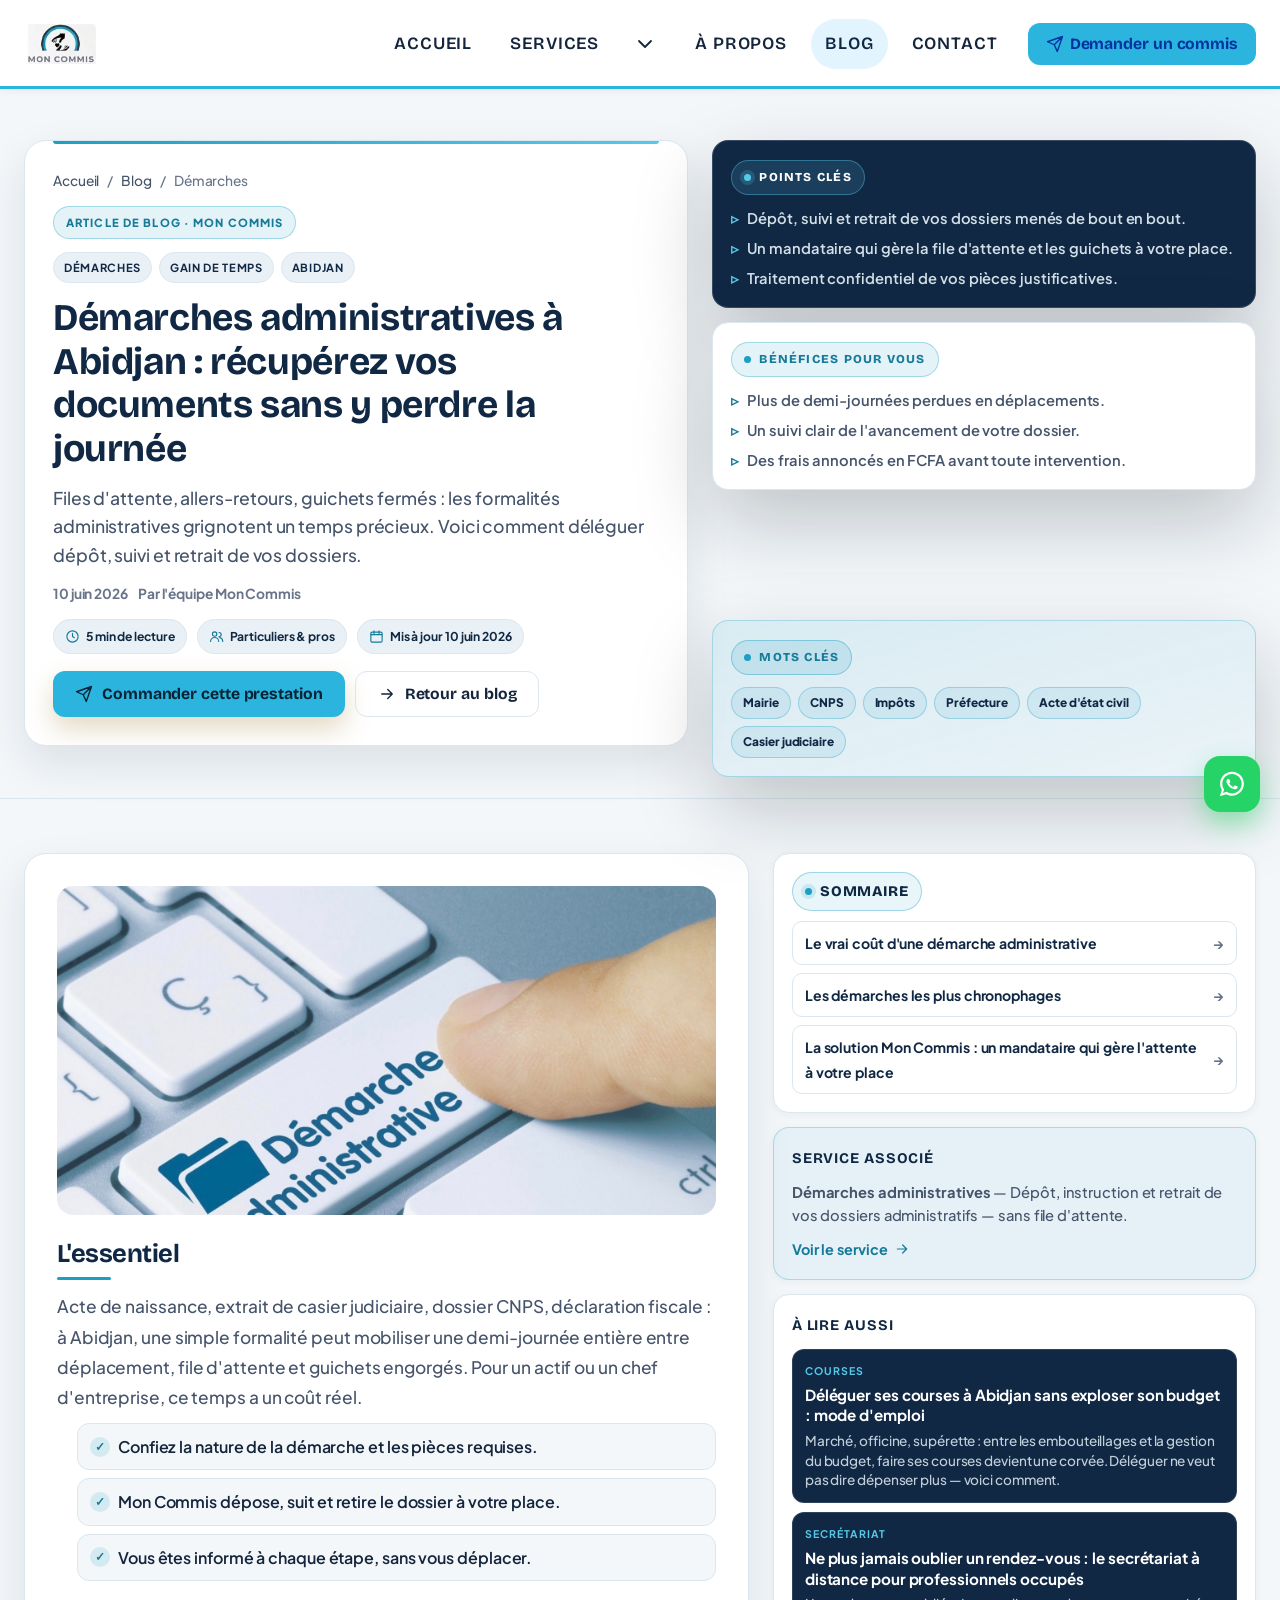
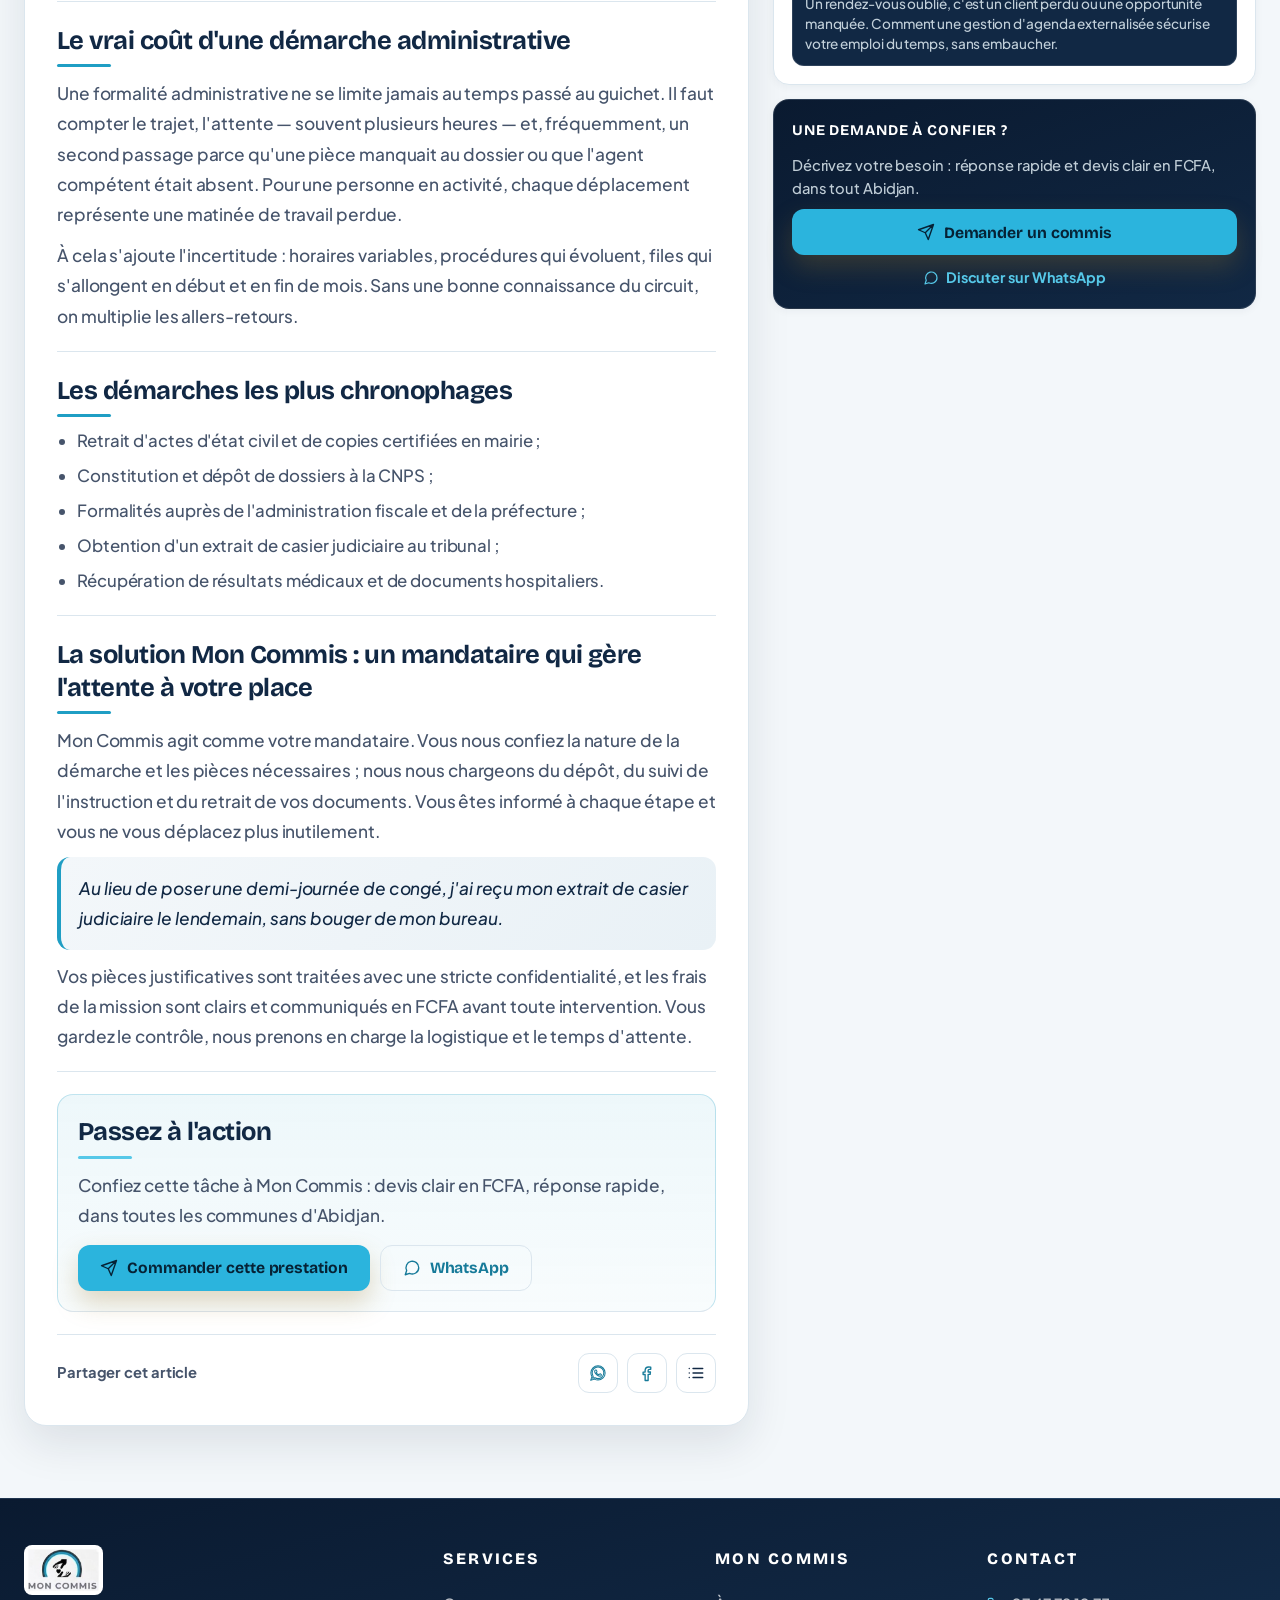
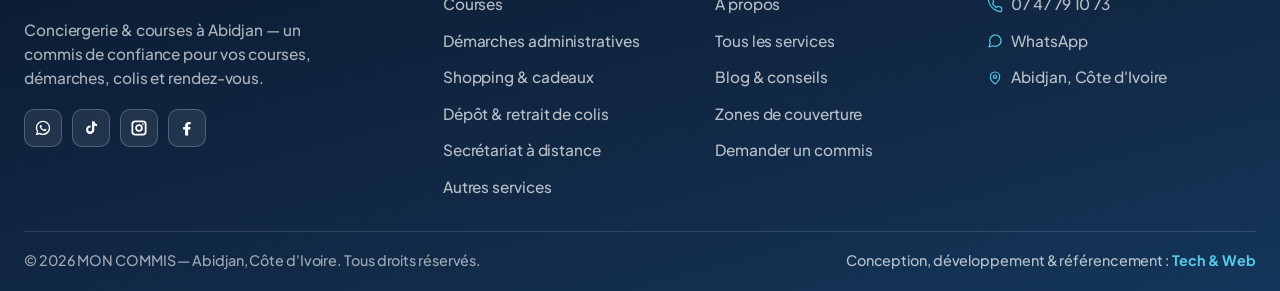
<file: blog-demarches-administratives-abidjan-sans-attente.html>
<!doctype html>
<html lang="fr">
<head>
<meta charset="utf-8">
<meta name="viewport" content="width=device-width, initial-scale=1">
<title>Démarches administratives à Abidjan : récupérez vos documents sans y perdre la journée | Blog Mon Commis</title>
<meta name="description" content="Files d'attente, allers-retours, guichets fermés : les formalités administratives grignotent un temps précieux. Voici comment déléguer dépôt, suivi et retrait de vos dossiers.">
<meta name="robots" content="index,follow,max-image-preview:large">
<meta name="author" content="MON COMMIS">
<meta name="designer" content="Tech &amp; Web — tech-and-web.com">
<link rel="author" href="https://tech-and-web.com">
<meta name="format-detection" content="telephone=no">
<meta name="theme-color" content="#112844">
<link rel="canonical" href="https://moncommis.ci/blog-demarches-administratives-abidjan-sans-attente.html">
<link rel="icon" href="favicon.ico" sizes="any">
<link rel="icon" type="image/png" sizes="32x32" href="favicon-32x32.png">
<link rel="apple-touch-icon" sizes="180x180" href="apple-touch-icon.png">
<link rel="manifest" href="site.webmanifest">
<meta property="og:site_name" content="Mon Commis">
<meta property="og:type" content="article">
<meta property="og:locale" content="fr_CI">
<meta property="og:title" content="Démarches administratives à Abidjan : récupérez vos documents sans y perdre la journée | Blog Mon Commis">
<meta property="og:description" content="Files d'attente, allers-retours, guichets fermés : les formalités administratives grignotent un temps précieux. Voici comment déléguer dépôt, suivi et retrait de vos dossiers.">
<meta property="og:url" content="https://moncommis.ci/blog-demarches-administratives-abidjan-sans-attente.html">
<meta property="og:image" content="https://moncommis.ci/img/brand/og-mon-commis.jpg">
<meta name="twitter:card" content="summary_large_image">
<meta name="twitter:image" content="https://moncommis.ci/img/brand/og-mon-commis.jpg">
<link rel="preconnect" href="https://fonts.googleapis.com">
<link rel="preconnect" href="https://fonts.gstatic.com" crossorigin>
<link href="https://fonts.googleapis.com/css2?family=Bricolage+Grotesque:opsz,wght@12..96,600;12..96,700;12..96,800&family=Hanken+Grotesk:wght@400;500;600;700;800&family=Caveat:wght@600;700&display=swap" rel="stylesheet">
<link href="css/commis-premium.css?v=20260629c3" rel="stylesheet">
<link href="css/commis-brand.css?v=20260629c3" rel="stylesheet">
<script>window.COMMIS_API_URL="/api/demandes/";</script>
<script type="application/ld+json">{"@context": "https://schema.org", "@graph": [{"@type": "LocalBusiness", "@id": "https://moncommis.ci/#business", "name": "MON COMMIS", "url": "https://moncommis.ci/", "image": "https://moncommis.ci/img/brand/og-mon-commis.jpg", "logo": "https://moncommis.ci/img/brand/logo-mon-commis.png", "telephone": "+2250747791073", "email": "contact@moncommis.ci", "priceRange": "FCFA", "description": "Conciergerie & courses à Abidjan : courses au marché, pharmacie, démarches administratives, shopping, colis et secrétariat à distance.", "address": {"@type": "PostalAddress", "addressLocality": "Abidjan", "addressCountry": "CI"}, "geo": {"@type": "GeoCoordinates", "latitude": "5.3599517", "longitude": "-4.0082563"}, "areaServed": "Abidjan", "currenciesAccepted": "XOF", "contactPoint": {"@type": "ContactPoint", "telephone": "+2250747791073", "contactType": "customer service", "areaServed": "CI", "availableLanguage": ["fr"]}}, {"@type": "WebSite", "@id": "https://moncommis.ci/#website", "name": "Mon Commis", "url": "https://moncommis.ci/", "inLanguage": "fr-CI", "publisher": {"@id": "https://moncommis.ci/#business"}, "creator": {"@id": "https://tech-and-web.com/#agency"}}, {"@type": ["Organization", "ProfessionalService"], "@id": "https://tech-and-web.com/#agency", "name": "Tech & Web", "url": "https://tech-and-web.com", "description": "Agence digitale : conception de sites web, d'applications métier et de solutions numériques sur mesure, avec optimisation pour le référencement (moteurs de recherche et assistants IA).", "knowsAbout": ["Conception de sites web", "Développement d'applications", "Référencement (SEO)", "Indexation par les assistants IA", "Solutions digitales sur mesure"]}, {"@type": "BlogPosting", "@id": "https://moncommis.ci/blog-demarches-administratives-abidjan-sans-attente.html#webpage", "url": "https://moncommis.ci/blog-demarches-administratives-abidjan-sans-attente.html", "name": "Démarches administratives à Abidjan : récupérez vos documents sans y perdre la journée | Blog Mon Commis", "description": "Files d'attente, allers-retours, guichets fermés : les formalités administratives grignotent un temps précieux. Voici comment déléguer dépôt, suivi et retrait de vos dossiers.", "isPartOf": {"@id": "https://moncommis.ci/#website"}, "about": {"@id": "https://moncommis.ci/#business"}, "inLanguage": "fr-CI", "headline": "Démarches administratives à Abidjan : récupérez vos documents sans y perdre la journée", "image": "https://moncommis.ci/img/services/demarches.jpg", "datePublished": "2026-06-10", "dateModified": "2026-06-10", "author": {"@type": "Organization", "name": "MON COMMIS", "url": "https://moncommis.ci/"}, "publisher": {"@id": "https://moncommis.ci/#business"}, "mainEntityOfPage": "https://moncommis.ci/blog-demarches-administratives-abidjan-sans-attente.html#webpage", "articleSection": "Démarches", "wordCount": 190}]}</script>
</head>
<body class="page-inner page-article">
<a class="skip-link" href="#main">Aller au contenu</a>
<header class="site-header">
  <div class="container">
    <div class="header-inner">
      <a class="site-brand" href="index.html" aria-label="MON COMMIS — accueil"><img class="site-logo-img" src="img/brand/logo-mon-commis.jpg" alt="MON COMMIS — conciergerie & courses, Abidjan" width="170" height="108"></a>
      <button class="menu-toggle" type="button" aria-expanded="false" aria-controls="site-nav" aria-label="Ouvrir la navigation"><span></span><span></span><span></span></button>
      <nav class="site-nav" id="site-nav" aria-label="Navigation principale">
        <a class="nav-link" href="index.html">Accueil</a>
        <div class="nav-dropdown nav-dropdown-split">
          <div class="nav-dropdown-head">
            <a class="nav-link nav-link-parent" href="services.html">Services</a>
            <button class="nav-link nav-dropdown-toggle nav-dropdown-toggle-icon" type="button" aria-expanded="false" aria-controls="serv-menu" aria-haspopup="true" aria-label="Afficher les services"><svg class="nx-svg" viewBox="0 0 24 24" aria-hidden="true"><path d="m6 9 6 6 6-6"/></svg></button>
          </div>
          <ul class="nav-dropdown-menu nav-dropdown-menu-list" id="serv-menu" role="menu">
<li role="none"><a class="nav-dropdown-link" href="service-courses.html" role="menuitem">Courses</a></li>
<li role="none"><a class="nav-dropdown-link" href="service-demarches.html" role="menuitem">Démarches administratives</a></li>
<li role="none"><a class="nav-dropdown-link" href="service-shopping.html" role="menuitem">Shopping & cadeaux</a></li>
<li role="none"><a class="nav-dropdown-link" href="service-colis.html" role="menuitem">Dépôt & retrait de colis</a></li>
<li role="none"><a class="nav-dropdown-link" href="secretariat.html" role="menuitem">Secrétariat à distance</a></li>
<li role="none"><a class="nav-dropdown-link" href="service-autres.html" role="menuitem">Autres services</a></li>
<li role="none"><a class="nav-dropdown-link" href="services.html" role="menuitem">Tous nos services &rarr;</a></li>
          </ul>
        </div>
        <a class="nav-link" href="a-propos.html">À propos</a>
        <a class="nav-link is-active" href="blog.html">Blog</a>
        <a class="nav-link" href="contact.html">Contact</a>
        <a class="nav-cta" href="contact.html"><svg class="nx-svg" viewBox="0 0 24 24" aria-hidden="true"><path d="M22 2 11 13M22 2l-7 20-4-9-9-4 20-7z"/></svg> Demander un commis</a>
      </nav>
    </div>
  </div>
</header>
<main id="main">
<section class="article-hero">
  <div class="container article-hero-grid">
    <div class="article-hero-content">
      <div class="article-hero-panel reveal">
        <nav class="article-breadcrumb" aria-label="Fil d'Ariane">
          <a href="index.html">Accueil</a><span>/</span><a href="blog.html">Blog</a><span>/</span><span>Démarches</span>
        </nav>
        <span class="article-hero-badge">Article de blog · Mon Commis</span>
        <div class="article-tags"><span>Démarches</span><span>Gain de temps</span><span>Abidjan</span></div>
        <h1>Démarches administratives à Abidjan : récupérez vos documents sans y perdre la journée</h1>
        <p>Files d'attente, allers-retours, guichets fermés : les formalités administratives grignotent un temps précieux. Voici comment déléguer dépôt, suivi et retrait de vos dossiers.</p>
        <div class="article-meta">
          <span>10 juin 2026</span>
          <span>Par l'équipe Mon Commis</span>
        </div>
        <div class="article-meta article-meta-kpi" aria-label="Contexte de lecture">
          <span><svg class="nx-svg" viewBox="0 0 24 24" aria-hidden="true"><circle cx="12" cy="12" r="9"/><path d="M12 7v5l3 2"/></svg> 5 min de lecture</span>
          <span><svg class="nx-svg" viewBox="0 0 24 24" aria-hidden="true"><circle cx="9" cy="8" r="3.5"/><path d="M2.5 20a6.5 6.5 0 0 1 13 0"/><path d="M16 5.5a3.5 3.5 0 0 1 0 7M22 20a6.5 6.5 0 0 0-5-6.3"/></svg> Particuliers & pros</span>
          <span><svg class="nx-svg" viewBox="0 0 24 24" aria-hidden="true"><rect x="3" y="5" width="18" height="16" rx="2"/><path d="M3 9h18M8 3v4M16 3v4"/></svg> Mis à jour 10 juin 2026</span>
        </div>
        <div class="article-hero-actions">
          <a class="btn-lime" href="service-demarches.html#commander"><svg class="nx-svg" viewBox="0 0 24 24" aria-hidden="true"><path d="M22 2 11 13M22 2l-7 20-4-9-9-4 20-7z"/></svg> Commander cette prestation</a>
          <a class="btn-secondary" href="blog.html"><svg class="nx-svg" viewBox="0 0 24 24" aria-hidden="true"><path d="M5 12h14M13 6l6 6-6 6"/></svg> Retour au blog</a>
        </div>
      </div>
    </div>
    <div class="article-hero-summary">
      <div class="summary-card summary-key reveal">
        <h3>Points clés</h3>
        <ul class="summary-list"><li>Dépôt, suivi et retrait de vos dossiers menés de bout en bout.</li><li>Un mandataire qui gère la file d'attente et les guichets à votre place.</li><li>Traitement confidentiel de vos pièces justificatives.</li></ul>
      </div>
      <div class="summary-card summary-impact reveal">
        <h3>Bénéfices pour vous</h3>
        <ul class="summary-list"><li>Plus de demi-journées perdues en déplacements.</li><li>Un suivi clair de l'avancement de votre dossier.</li><li>Des frais annoncés en FCFA avant toute intervention.</li></ul>
      </div>
      <div class="summary-card summary-keywords reveal">
        <h3>Mots clés</h3>
        <ul class="summary-list"><li>Mairie</li><li>CNPS</li><li>Impôts</li><li>Préfecture</li><li>Acte d'état civil</li><li>Casier judiciaire</li></ul>
      </div>
    </div>
  </div>
</section>
<section class="article-body">
  <div class="container article-body-grid">
    <article class="article-content">
      <figure class="article-cover"><img src="img/services/demarches.jpg" alt="Démarches administratives à Abidjan : récupérez vos documents sans y perdre la journée" fetchpriority="high" decoding="async"></figure>
      <div class="article-intro">
        <h2>L'essentiel</h2>
        <p>Acte de naissance, extrait de casier judiciaire, dossier CNPS, déclaration fiscale : à Abidjan, une simple formalité peut mobiliser une demi-journée entière entre déplacement, file d'attente et guichets engorgés. Pour un actif ou un chef d'entreprise, ce temps a un coût réel.</p>
        <ul class="article-quick-list"><li>Confiez la nature de la démarche et les pièces requises.</li><li>Mon Commis dépose, suit et retire le dossier à votre place.</li><li>Vous êtes informé à chaque étape, sans vous déplacer.</li></ul>
      </div>
      <div class="article-section" id="sec-1"><h2>Le vrai coût d'une démarche administrative</h2>
<p>Une formalité administrative ne se limite jamais au temps passé au guichet. Il faut compter le trajet, l'attente — souvent plusieurs heures — et, fréquemment, un second passage parce qu'une pièce manquait au dossier ou que l'agent compétent était absent. Pour une personne en activité, chaque déplacement représente une matinée de travail perdue.</p>
<p>À cela s'ajoute l'incertitude : horaires variables, procédures qui évoluent, files qui s'allongent en début et en fin de mois. Sans une bonne connaissance du circuit, on multiplie les allers-retours.</p>
</div>
<div class="article-section" id="sec-2"><h2>Les démarches les plus chronophages</h2>
<ul><li>Retrait d'actes d'état civil et de copies certifiées en mairie ;</li><li>Constitution et dépôt de dossiers à la CNPS ;</li><li>Formalités auprès de l'administration fiscale et de la préfecture ;</li><li>Obtention d'un extrait de casier judiciaire au tribunal ;</li><li>Récupération de résultats médicaux et de documents hospitaliers.</li></ul>
</div>
<div class="article-section" id="sec-3"><h2>La solution Mon Commis : un mandataire qui gère l'attente à votre place</h2>
<p>Mon Commis agit comme votre mandataire. Vous nous confiez la nature de la démarche et les pièces nécessaires ; nous nous chargeons du dépôt, du suivi de l'instruction et du retrait de vos documents. Vous êtes informé à chaque étape et vous ne vous déplacez plus inutilement.</p>
<div class="article-highlight"><p>Au lieu de poser une demi-journée de congé, j'ai reçu mon extrait de casier judiciaire le lendemain, sans bouger de mon bureau.</p></div>
<p>Vos pièces justificatives sont traitées avec une stricte confidentialité, et les frais de la mission sont clairs et communiqués en FCFA avant toute intervention. Vous gardez le contrôle, nous prenons en charge la logistique et le temps d'attente.</p>
</div>

      <div class="article-section article-final-note" id="conclusion">
        <h2>Passez à l'action</h2>
        <p>Confiez cette tâche à Mon Commis : devis clair en FCFA, réponse rapide, dans toutes les communes d'Abidjan.</p>
        <div class="article-final-actions">
          <a class="btn-lime" href="service-demarches.html#commander"><svg class="nx-svg" viewBox="0 0 24 24" aria-hidden="true"><path d="M22 2 11 13M22 2l-7 20-4-9-9-4 20-7z"/></svg> Commander cette prestation</a>
          <a class="btn-secondary" href="https://wa.me/2250747791073" target="_blank" rel="noopener noreferrer"><svg class="nx-svg" viewBox="0 0 24 24" aria-hidden="true"><path d="M21 11.5a8.5 8.5 0 0 1-12.3 7.6L3 21l1.9-5.7A8.5 8.5 0 1 1 21 11.5z"/></svg> WhatsApp</a>
        </div>
      </div>
      <div class="article-share">
        <span class="article-share-label">Partager cet article</span>
        <div class="article-share-row">
          <a class="art-share-btn is-wa" href="https://wa.me/?text=D%C3%A9marches%20administratives%20%C3%A0%20Abidjan%20%3A%20r%C3%A9cup%C3%A9rez%20vos%20documents%20sans%20y%20perdre%20la%20journ%C3%A9e%20%E2%80%94%20https%3A//moncommis.ci/blog-demarches-administratives-abidjan-sans-attente.html" target="_blank" rel="noopener noreferrer" aria-label="Partager sur WhatsApp"><svg class="nx-svg" viewBox="0 0 32 32" aria-hidden="true"><path d="M16 3C9 3 3.3 8.7 3.3 15.7c0 2.4.7 4.7 1.9 6.7L3 29l6.8-2.1c1.9 1 4 1.6 6.2 1.6 7 0 12.7-5.7 12.7-12.7S23 3 16 3Zm0 23c-1.9 0-3.7-.5-5.3-1.5l-.4-.2-3.9 1.2 1.2-3.8-.3-.4c-1.1-1.7-1.6-3.6-1.6-5.6C5.7 10 10.3 5.4 16 5.4S26.3 10 26.3 15.7 21.7 26 16 26Zm5.7-7.5c-.3-.2-1.8-.9-2.1-1-.3-.1-.5-.2-.7.2-.2.3-.8 1-.9 1.2-.2.2-.3.2-.6.1-.3-.2-1.3-.5-2.5-1.5-.9-.8-1.5-1.8-1.7-2.1-.2-.3 0-.5.1-.6l.5-.5c.1-.2.2-.3.3-.5.1-.2 0-.4 0-.5l-.9-2.2c-.2-.6-.5-.5-.7-.5h-.6c-.2 0-.5.1-.8.4-.3.3-1 1-1 2.4s1.1 2.8 1.2 3c.2.2 2.1 3.2 5 4.5.7.3 1.2.5 1.7.6.7.2 1.3.2 1.8.1.6-.1 1.8-.7 2-1.4.3-.7.3-1.3.2-1.4-.1-.1-.3-.2-.6-.4Z"/></svg></a>
          <a class="art-share-btn is-fb" href="https://www.facebook.com/sharer/sharer.php?u=https%3A//moncommis.ci/blog-demarches-administratives-abidjan-sans-attente.html" target="_blank" rel="noopener noreferrer" aria-label="Partager sur Facebook"><svg class="nx-svg" viewBox="0 0 24 24" aria-hidden="true"><path d="M13.5 22v-8.1h2.7l.4-3.2h-3.1V8.7c0-.9.2-1.6 1.6-1.6H17V4.2c-.4-.1-1.5-.2-2.8-.2-2.8 0-4.7 1.7-4.7 4.8v2H6.8v3.2h2.7V22h4Z"/></svg></a>
          <button type="button" class="art-share-btn is-copy" data-copy="https://moncommis.ci/blog-demarches-administratives-abidjan-sans-attente.html" aria-label="Copier le lien"><svg class="nx-svg" viewBox="0 0 24 24" aria-hidden="true"><path d="M8 6h13M8 12h13M8 18h13M3 6h.01M3 12h.01M3 18h.01"/></svg></button>
        </div>
      </div>
    </article>
    <aside class="article-aside">
      <div class="article-card article-card-toc">
        <h3 class="toc-title">Sommaire</h3>
        <ul class="article-toc"><li><a href="#sec-1">Le vrai coût d'une démarche administrative</a></li><li><a href="#sec-2">Les démarches les plus chronophages</a></li><li><a href="#sec-3">La solution Mon Commis : un mandataire qui gère l'attente à votre place</a></li></ul>
      </div>
      <div class="article-card article-card-highlight">
        <h3>Service associé</h3>
        <p><strong>Démarches administratives</strong> — Dépôt, instruction et retrait de vos dossiers administratifs — sans file d'attente.</p>
        <a class="article-card-cta" href="service-demarches.html#commander">Voir le service <svg class="nx-svg" viewBox="0 0 24 24" aria-hidden="true"><path d="M5 12h14M13 6l6 6-6 6"/></svg></a>
      </div>
      <div class="article-card article-related">
        <h3>À lire aussi</h3>
        <div class="related-articles"><a href="blog-deleguer-courses-abidjan-budget-maitrise.html" class="related-article"><span>Courses</span><strong>Déléguer ses courses à Abidjan sans exploser son budget : mode d'emploi</strong><p>Marché, officine, supérette : entre les embouteillages et la gestion du budget, faire ses courses devient une corvée. Déléguer ne veut pas dire dépenser plus — voici comment.</p></a><a href="blog-secretariat-a-distance-ne-plus-rater-rendez-vous.html" class="related-article"><span>Secrétariat</span><strong>Ne plus jamais oublier un rendez-vous : le secrétariat à distance pour professionnels occupés</strong><p>Un rendez-vous oublié, c'est un client perdu ou une opportunité manquée. Comment une gestion d'agenda externalisée sécurise votre emploi du temps, sans embaucher.</p></a></div>
      </div>
      <div class="article-card article-card-contact">
        <h3>Une demande à confier ?</h3>
        <p>Décrivez votre besoin : réponse rapide et devis clair en FCFA, dans tout Abidjan.</p>
        <a class="btn-lime" href="contact.html"><svg class="nx-svg" viewBox="0 0 24 24" aria-hidden="true"><path d="M22 2 11 13M22 2l-7 20-4-9-9-4 20-7z"/></svg> Demander un commis</a>
        <a class="article-card-cta" href="https://wa.me/2250747791073" target="_blank" rel="noopener noreferrer"><svg class="nx-svg" viewBox="0 0 24 24" aria-hidden="true"><path d="M21 11.5a8.5 8.5 0 0 1-12.3 7.6L3 21l1.9-5.7A8.5 8.5 0 1 1 21 11.5z"/></svg> Discuter sur WhatsApp</a>
      </div>
    </aside>
  </div>
</section></main>
<footer class="site-footer mc-footer">
  <div class="container">
    <div class="mc-footer-grid">
      <div class="mc-footer-brand">
        <a class="site-brand" href="index.html" aria-label="MON COMMIS — accueil"><img class="site-logo-img" src="img/brand/logo-mon-commis.jpg" alt="MON COMMIS — conciergerie & courses, Abidjan" width="170" height="108"></a>
        <p class="mc-footer-desc">Conciergerie & courses à Abidjan — un commis de confiance pour vos courses, démarches, colis et rendez-vous.</p>
        <div class="footer-social">
          <a href="https://wa.me/2250747791073" target="_blank" rel="noopener noreferrer" aria-label="WhatsApp"><svg viewBox="0 0 32 32" aria-hidden="true"><path d="M16 3C9 3 3.3 8.7 3.3 15.7c0 2.4.7 4.7 1.9 6.7L3 29l6.8-2.1c1.9 1 4 1.6 6.2 1.6 7 0 12.7-5.7 12.7-12.7S23 3 16 3Zm0 23c-1.9 0-3.7-.5-5.3-1.5l-.4-.2-3.9 1.2 1.2-3.8-.3-.4c-1.1-1.7-1.6-3.6-1.6-5.6C5.7 10 10.3 5.4 16 5.4S26.3 10 26.3 15.7 21.7 26 16 26Zm5.7-7.5c-.3-.2-1.8-.9-2.1-1-.3-.1-.5-.2-.7.2-.2.3-.8 1-.9 1.2-.2.2-.3.2-.6.1-.3-.2-1.3-.5-2.5-1.5-.9-.8-1.5-1.8-1.7-2.1-.2-.3 0-.5.1-.6l.5-.5c.1-.2.2-.3.3-.5.1-.2 0-.4 0-.5l-.9-2.2c-.2-.6-.5-.5-.7-.5h-.6c-.2 0-.5.1-.8.4-.3.3-1 1-1 2.4s1.1 2.8 1.2 3c.2.2 2.1 3.2 5 4.5.7.3 1.2.5 1.7.6.7.2 1.3.2 1.8.1.6-.1 1.8-.7 2-1.4.3-.7.3-1.3.2-1.4-.1-.1-.3-.2-.6-.4Z"/></svg></a>
          <a href="#" aria-label="TikTok"><svg viewBox="0 0 24 24" aria-hidden="true"><path d="M16.5 3c.3 2.1 1.5 3.6 3.5 3.9v2.6c-1.3.1-2.5-.3-3.6-1v5.9c0 3.4-2.6 5.6-5.6 5.6A5.4 5.4 0 0 1 5.5 14a5.3 5.3 0 0 1 6-5.3v2.7a2.7 2.7 0 0 0-3.3 2.6 2.6 2.6 0 0 0 5.2.1V3h3.1z"/></svg></a>
          <a href="#" aria-label="Instagram"><svg viewBox="0 0 24 24" aria-hidden="true"><path d="M7 2h10a5 5 0 0 1 5 5v10a5 5 0 0 1-5 5H7a5 5 0 0 1-5-5V7a5 5 0 0 1 5-5Zm0 2.3A2.7 2.7 0 0 0 4.3 7v10A2.7 2.7 0 0 0 7 19.7h10a2.7 2.7 0 0 0 2.7-2.7V7A2.7 2.7 0 0 0 17 4.3H7Zm10.2 1.5a1.1 1.1 0 1 1 0 2.2 1.1 1.1 0 0 1 0-2.2ZM12 7a5 5 0 1 1 0 10 5 5 0 0 1 0-10Zm0 2.3A2.7 2.7 0 1 0 12 14.7 2.7 2.7 0 0 0 12 9.3Z"/></svg></a>
          <a href="#" aria-label="Facebook"><svg viewBox="0 0 24 24" aria-hidden="true"><path d="M13.5 22v-8.1h2.7l.4-3.2h-3.1V8.7c0-.9.2-1.6 1.6-1.6H17V4.2c-.4-.1-1.5-.2-2.8-.2-2.8 0-4.7 1.7-4.7 4.8v2H6.8v3.2h2.7V22h4Z"/></svg></a>
        </div>
      </div>
      <nav class="mc-footer-col" aria-label="Services">
        <h4>Services</h4>
        <a href="service-courses.html">Courses</a>
<a href="service-demarches.html">Démarches administratives</a>
<a href="service-shopping.html">Shopping & cadeaux</a>
<a href="service-colis.html">Dépôt & retrait de colis</a>
<a href="secretariat.html">Secrétariat à distance</a>
<a href="service-autres.html">Autres services</a>

      </nav>
      <nav class="mc-footer-col" aria-label="Mon Commis">
        <h4>Mon Commis</h4>
        <a href="a-propos.html">À propos</a>
        <a href="services.html">Tous les services</a>
        <a href="blog.html">Blog & conseils</a>
        <a href="services.html#zones">Zones de couverture</a>
        <a href="contact.html">Demander un commis</a>
      </nav>
      <div class="mc-footer-col mc-footer-contact">
        <h4>Contact</h4>
        <a class="mc-footer-phone" href="tel:+2250747791073"><svg class="nx-svg" viewBox="0 0 24 24" aria-hidden="true"><path d="M22 16.9v3a2 2 0 0 1-2.2 2 19.8 19.8 0 0 1-8.6-3.1 19.5 19.5 0 0 1-6-6A19.8 19.8 0 0 1 2 4.2 2 2 0 0 1 4 2h3a2 2 0 0 1 2 1.7c.1 1 .4 2 .7 2.9a2 2 0 0 1-.5 2.1L8 9.8a16 16 0 0 0 6 6l1.1-1.1a2 2 0 0 1 2.1-.5c.9.3 1.9.6 2.9.7A2 2 0 0 1 22 16.9z"/></svg> 07 47 79 10 73</a>
        <a href="https://wa.me/2250747791073" target="_blank" rel="noopener noreferrer"><svg class="nx-svg" viewBox="0 0 24 24" aria-hidden="true"><path d="M21 11.5a8.5 8.5 0 0 1-12.3 7.6L3 21l1.9-5.7A8.5 8.5 0 1 1 21 11.5z"/></svg> WhatsApp</a>
        <span><svg class="nx-svg" viewBox="0 0 24 24" aria-hidden="true"><path d="M12 21s-7-5.5-7-11a7 7 0 0 1 14 0c0 5.5-7 11-7 11z"/><circle cx="12" cy="10" r="2.5"/></svg> Abidjan, Côte d'Ivoire</span>
      </div>
    </div>
    <div class="mc-footer-bottom">
      <span>&copy; 2026 MON COMMIS — Abidjan, Côte d'Ivoire. Tous droits réservés.</span>
      <a class="mc-credit" href="https://tech-and-web.com" target="_blank" rel="noopener" title="Tech &amp; Web — conception de sites web, applications et solutions digitales optimisés pour les moteurs de recherche et les assistants IA">Conception, développement &amp; référencement&nbsp;: <strong>Tech&nbsp;&amp;&nbsp;Web</strong></a>
    </div>
  </div>
</footer>
<a class="whatsapp-float" href="https://wa.me/2250747791073" target="_blank" rel="noopener noreferrer" aria-label="WhatsApp"><svg viewBox="0 0 32 32" aria-hidden="true"><path d="M16 3C9 3 3.3 8.7 3.3 15.7c0 2.4.7 4.7 1.9 6.7L3 29l6.8-2.1c1.9 1 4 1.6 6.2 1.6 7 0 12.7-5.7 12.7-12.7S23 3 16 3Zm0 23c-1.9 0-3.7-.5-5.3-1.5l-.4-.2-3.9 1.2 1.2-3.8-.3-.4c-1.1-1.7-1.6-3.6-1.6-5.6C5.7 10 10.3 5.4 16 5.4S26.3 10 26.3 15.7 21.7 26 16 26Zm5.7-7.5c-.3-.2-1.8-.9-2.1-1-.3-.1-.5-.2-.7.2-.2.3-.8 1-.9 1.2-.2.2-.3.2-.6.1-.3-.2-1.3-.5-2.5-1.5-.9-.8-1.5-1.8-1.7-2.1-.2-.3 0-.5.1-.6l.5-.5c.1-.2.2-.3.3-.5.1-.2 0-.4 0-.5l-.9-2.2c-.2-.6-.5-.5-.7-.5h-.6c-.2 0-.5.1-.8.4-.3.3-1 1-1 2.4s1.1 2.8 1.2 3c.2.2 2.1 3.2 5 4.5.7.3 1.2.5 1.7.6.7.2 1.3.2 1.8.1.6-.1 1.8-.7 2-1.4.3-.7.3-1.3.2-1.4-.1-.1-.3-.2-.6-.4Z"/></svg></a>
<button class="scroll-top-btn" aria-label="Retour en haut" type="button"><svg viewBox="0 0 24 24"><polyline points="18 15 12 9 6 15"></polyline></svg></button>
<script src="js/commis-site.js?v=20260629c3" defer></script>
</body></html>
</file>
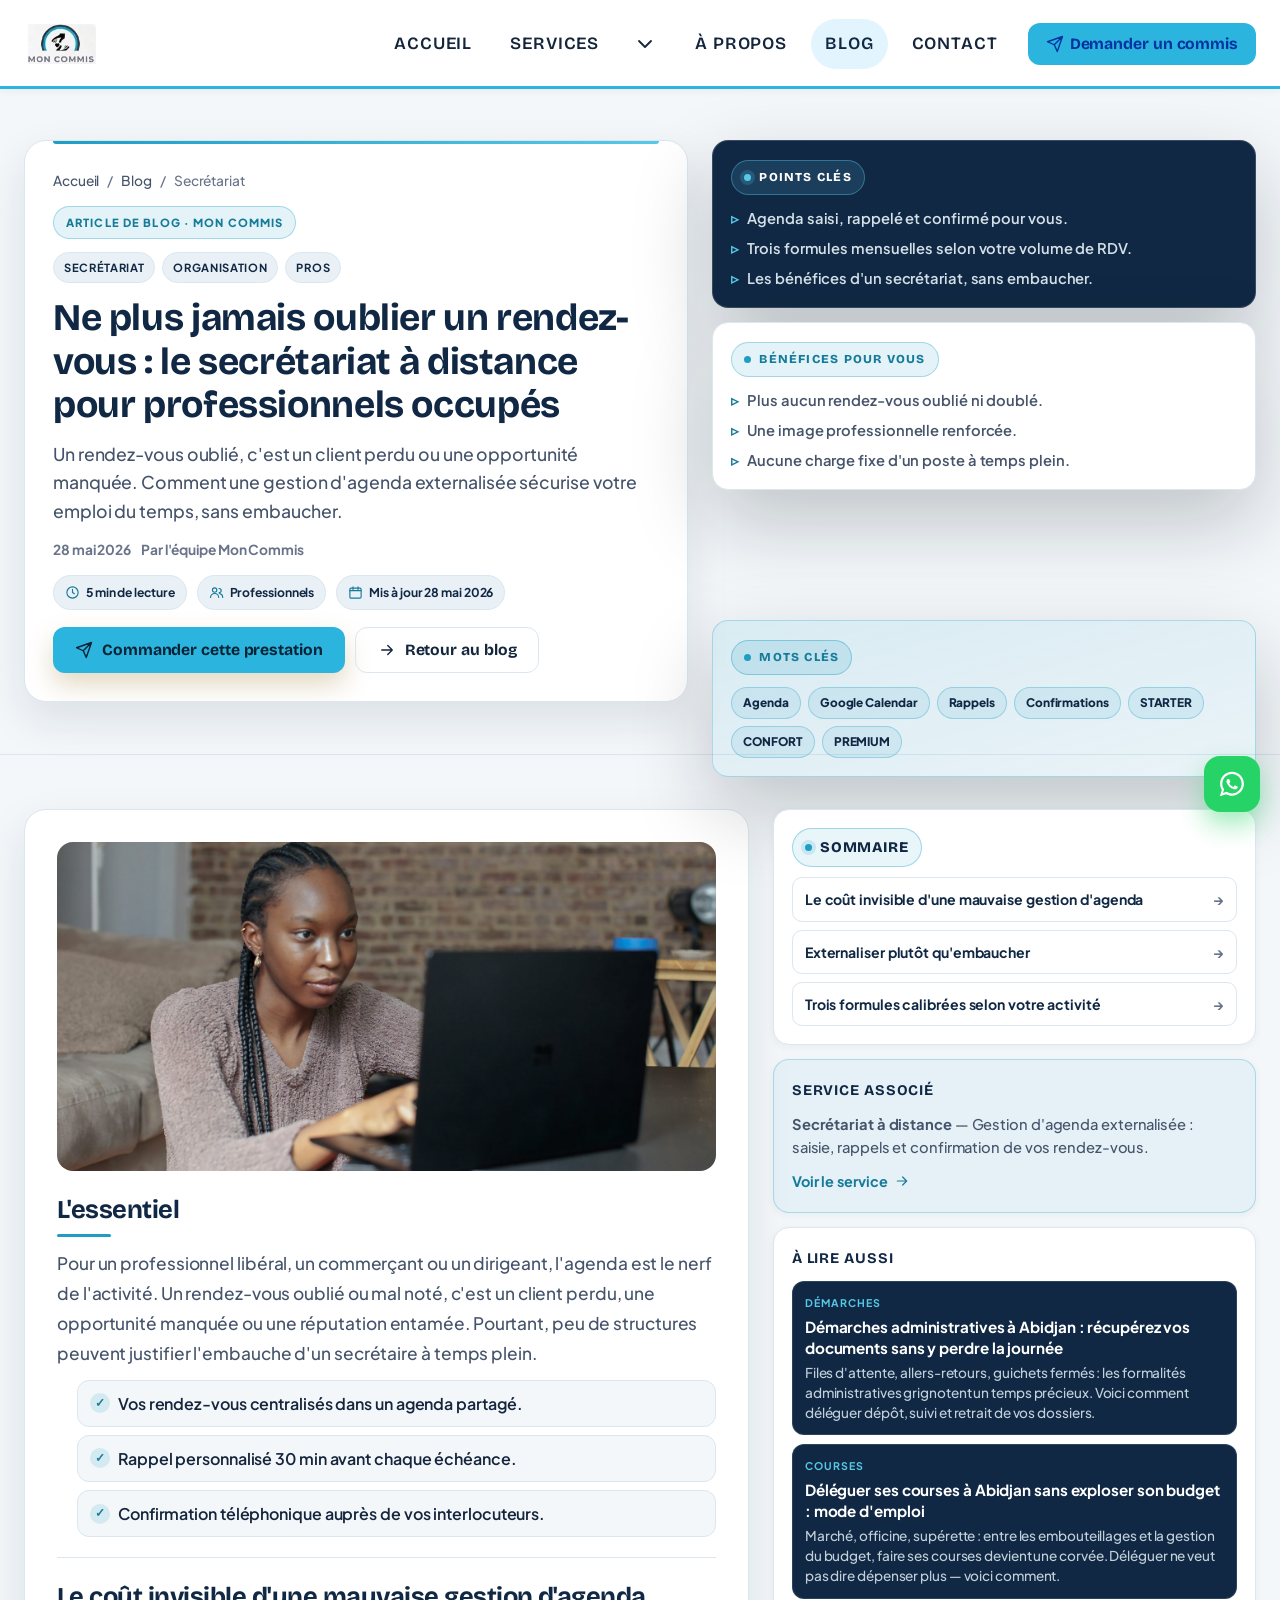
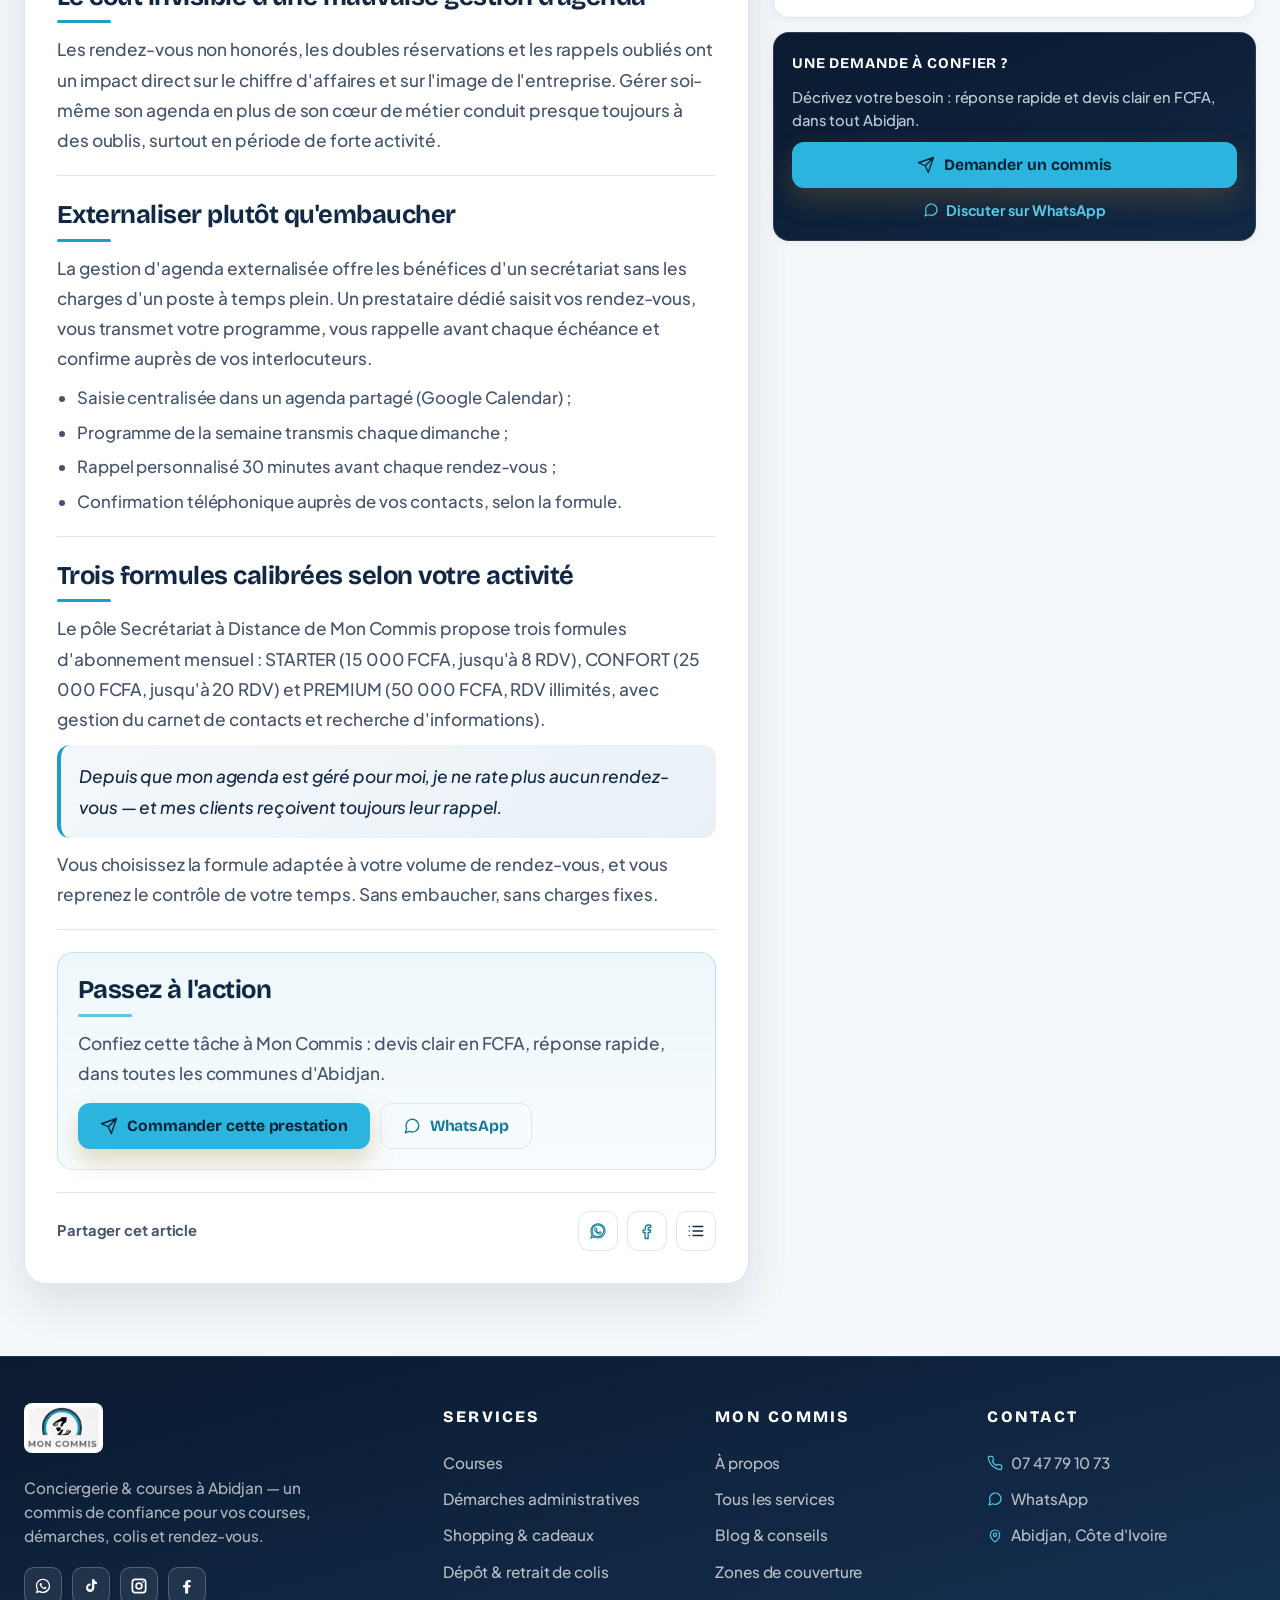
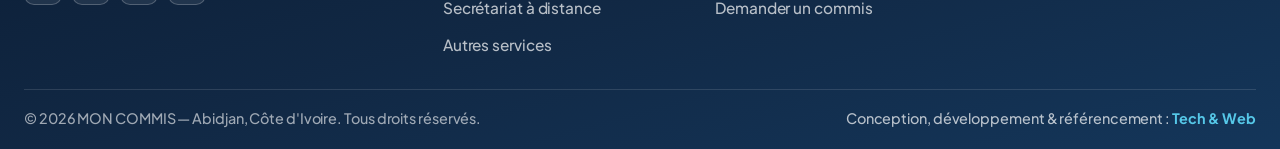
<file: blog-secretariat-a-distance-ne-plus-rater-rendez-vous.html>
<!doctype html>
<html lang="fr">
<head>
<meta charset="utf-8">
<meta name="viewport" content="width=device-width, initial-scale=1">
<title>Ne plus jamais oublier un rendez-vous : le secrétariat à distance pour professionnels occupés | Blog Mon Commis</title>
<meta name="description" content="Un rendez-vous oublié, c'est un client perdu ou une opportunité manquée. Comment une gestion d'agenda externalisée sécurise votre emploi du temps, sans embaucher.">
<meta name="robots" content="index,follow,max-image-preview:large">
<meta name="author" content="MON COMMIS">
<meta name="designer" content="Tech &amp; Web — tech-and-web.com">
<link rel="author" href="https://tech-and-web.com">
<meta name="format-detection" content="telephone=no">
<meta name="theme-color" content="#112844">
<link rel="canonical" href="https://moncommis.ci/blog-secretariat-a-distance-ne-plus-rater-rendez-vous.html">
<link rel="icon" href="favicon.ico" sizes="any">
<link rel="icon" type="image/png" sizes="32x32" href="favicon-32x32.png">
<link rel="apple-touch-icon" sizes="180x180" href="apple-touch-icon.png">
<link rel="manifest" href="site.webmanifest">
<meta property="og:site_name" content="Mon Commis">
<meta property="og:type" content="article">
<meta property="og:locale" content="fr_CI">
<meta property="og:title" content="Ne plus jamais oublier un rendez-vous : le secrétariat à distance pour professionnels occupés | Blog Mon Commis">
<meta property="og:description" content="Un rendez-vous oublié, c'est un client perdu ou une opportunité manquée. Comment une gestion d'agenda externalisée sécurise votre emploi du temps, sans embaucher.">
<meta property="og:url" content="https://moncommis.ci/blog-secretariat-a-distance-ne-plus-rater-rendez-vous.html">
<meta property="og:image" content="https://moncommis.ci/img/brand/og-mon-commis.jpg">
<meta name="twitter:card" content="summary_large_image">
<meta name="twitter:image" content="https://moncommis.ci/img/brand/og-mon-commis.jpg">
<link rel="preconnect" href="https://fonts.googleapis.com">
<link rel="preconnect" href="https://fonts.gstatic.com" crossorigin>
<link href="https://fonts.googleapis.com/css2?family=Bricolage+Grotesque:opsz,wght@12..96,600;12..96,700;12..96,800&family=Hanken+Grotesk:wght@400;500;600;700;800&family=Caveat:wght@600;700&display=swap" rel="stylesheet">
<link href="css/commis-premium.css?v=20260629c3" rel="stylesheet">
<link href="css/commis-brand.css?v=20260629c3" rel="stylesheet">
<script>window.COMMIS_API_URL="/api/demandes/";</script>
<script type="application/ld+json">{"@context": "https://schema.org", "@graph": [{"@type": "LocalBusiness", "@id": "https://moncommis.ci/#business", "name": "MON COMMIS", "url": "https://moncommis.ci/", "image": "https://moncommis.ci/img/brand/og-mon-commis.jpg", "logo": "https://moncommis.ci/img/brand/logo-mon-commis.png", "telephone": "+2250747791073", "email": "contact@moncommis.ci", "priceRange": "FCFA", "description": "Conciergerie & courses à Abidjan : courses au marché, pharmacie, démarches administratives, shopping, colis et secrétariat à distance.", "address": {"@type": "PostalAddress", "addressLocality": "Abidjan", "addressCountry": "CI"}, "geo": {"@type": "GeoCoordinates", "latitude": "5.3599517", "longitude": "-4.0082563"}, "areaServed": "Abidjan", "currenciesAccepted": "XOF", "contactPoint": {"@type": "ContactPoint", "telephone": "+2250747791073", "contactType": "customer service", "areaServed": "CI", "availableLanguage": ["fr"]}}, {"@type": "WebSite", "@id": "https://moncommis.ci/#website", "name": "Mon Commis", "url": "https://moncommis.ci/", "inLanguage": "fr-CI", "publisher": {"@id": "https://moncommis.ci/#business"}, "creator": {"@id": "https://tech-and-web.com/#agency"}}, {"@type": ["Organization", "ProfessionalService"], "@id": "https://tech-and-web.com/#agency", "name": "Tech & Web", "url": "https://tech-and-web.com", "description": "Agence digitale : conception de sites web, d'applications métier et de solutions numériques sur mesure, avec optimisation pour le référencement (moteurs de recherche et assistants IA).", "knowsAbout": ["Conception de sites web", "Développement d'applications", "Référencement (SEO)", "Indexation par les assistants IA", "Solutions digitales sur mesure"]}, {"@type": "BlogPosting", "@id": "https://moncommis.ci/blog-secretariat-a-distance-ne-plus-rater-rendez-vous.html#webpage", "url": "https://moncommis.ci/blog-secretariat-a-distance-ne-plus-rater-rendez-vous.html", "name": "Ne plus jamais oublier un rendez-vous : le secrétariat à distance pour professionnels occupés | Blog Mon Commis", "description": "Un rendez-vous oublié, c'est un client perdu ou une opportunité manquée. Comment une gestion d'agenda externalisée sécurise votre emploi du temps, sans embaucher.", "isPartOf": {"@id": "https://moncommis.ci/#website"}, "about": {"@id": "https://moncommis.ci/#business"}, "inLanguage": "fr-CI", "headline": "Ne plus jamais oublier un rendez-vous : le secrétariat à distance pour professionnels occupés", "image": "https://moncommis.ci/img/services/secretariat.jpg", "datePublished": "2026-05-28", "dateModified": "2026-05-28", "author": {"@type": "Organization", "name": "MON COMMIS", "url": "https://moncommis.ci/"}, "publisher": {"@id": "https://moncommis.ci/#business"}, "mainEntityOfPage": "https://moncommis.ci/blog-secretariat-a-distance-ne-plus-rater-rendez-vous.html#webpage", "articleSection": "Secrétariat", "wordCount": 174}]}</script>
</head>
<body class="page-inner page-article">
<a class="skip-link" href="#main">Aller au contenu</a>
<header class="site-header">
  <div class="container">
    <div class="header-inner">
      <a class="site-brand" href="index.html" aria-label="MON COMMIS — accueil"><img class="site-logo-img" src="img/brand/logo-mon-commis.jpg" alt="MON COMMIS — conciergerie & courses, Abidjan" width="170" height="108"></a>
      <button class="menu-toggle" type="button" aria-expanded="false" aria-controls="site-nav" aria-label="Ouvrir la navigation"><span></span><span></span><span></span></button>
      <nav class="site-nav" id="site-nav" aria-label="Navigation principale">
        <a class="nav-link" href="index.html">Accueil</a>
        <div class="nav-dropdown nav-dropdown-split">
          <div class="nav-dropdown-head">
            <a class="nav-link nav-link-parent" href="services.html">Services</a>
            <button class="nav-link nav-dropdown-toggle nav-dropdown-toggle-icon" type="button" aria-expanded="false" aria-controls="serv-menu" aria-haspopup="true" aria-label="Afficher les services"><svg class="nx-svg" viewBox="0 0 24 24" aria-hidden="true"><path d="m6 9 6 6 6-6"/></svg></button>
          </div>
          <ul class="nav-dropdown-menu nav-dropdown-menu-list" id="serv-menu" role="menu">
<li role="none"><a class="nav-dropdown-link" href="service-courses.html" role="menuitem">Courses</a></li>
<li role="none"><a class="nav-dropdown-link" href="service-demarches.html" role="menuitem">Démarches administratives</a></li>
<li role="none"><a class="nav-dropdown-link" href="service-shopping.html" role="menuitem">Shopping & cadeaux</a></li>
<li role="none"><a class="nav-dropdown-link" href="service-colis.html" role="menuitem">Dépôt & retrait de colis</a></li>
<li role="none"><a class="nav-dropdown-link" href="secretariat.html" role="menuitem">Secrétariat à distance</a></li>
<li role="none"><a class="nav-dropdown-link" href="service-autres.html" role="menuitem">Autres services</a></li>
<li role="none"><a class="nav-dropdown-link" href="services.html" role="menuitem">Tous nos services &rarr;</a></li>
          </ul>
        </div>
        <a class="nav-link" href="a-propos.html">À propos</a>
        <a class="nav-link is-active" href="blog.html">Blog</a>
        <a class="nav-link" href="contact.html">Contact</a>
        <a class="nav-cta" href="contact.html"><svg class="nx-svg" viewBox="0 0 24 24" aria-hidden="true"><path d="M22 2 11 13M22 2l-7 20-4-9-9-4 20-7z"/></svg> Demander un commis</a>
      </nav>
    </div>
  </div>
</header>
<main id="main">
<section class="article-hero">
  <div class="container article-hero-grid">
    <div class="article-hero-content">
      <div class="article-hero-panel reveal">
        <nav class="article-breadcrumb" aria-label="Fil d'Ariane">
          <a href="index.html">Accueil</a><span>/</span><a href="blog.html">Blog</a><span>/</span><span>Secrétariat</span>
        </nav>
        <span class="article-hero-badge">Article de blog · Mon Commis</span>
        <div class="article-tags"><span>Secrétariat</span><span>Organisation</span><span>Pros</span></div>
        <h1>Ne plus jamais oublier un rendez-vous : le secrétariat à distance pour professionnels occupés</h1>
        <p>Un rendez-vous oublié, c'est un client perdu ou une opportunité manquée. Comment une gestion d'agenda externalisée sécurise votre emploi du temps, sans embaucher.</p>
        <div class="article-meta">
          <span>28 mai 2026</span>
          <span>Par l'équipe Mon Commis</span>
        </div>
        <div class="article-meta article-meta-kpi" aria-label="Contexte de lecture">
          <span><svg class="nx-svg" viewBox="0 0 24 24" aria-hidden="true"><circle cx="12" cy="12" r="9"/><path d="M12 7v5l3 2"/></svg> 5 min de lecture</span>
          <span><svg class="nx-svg" viewBox="0 0 24 24" aria-hidden="true"><circle cx="9" cy="8" r="3.5"/><path d="M2.5 20a6.5 6.5 0 0 1 13 0"/><path d="M16 5.5a3.5 3.5 0 0 1 0 7M22 20a6.5 6.5 0 0 0-5-6.3"/></svg> Professionnels</span>
          <span><svg class="nx-svg" viewBox="0 0 24 24" aria-hidden="true"><rect x="3" y="5" width="18" height="16" rx="2"/><path d="M3 9h18M8 3v4M16 3v4"/></svg> Mis à jour 28 mai 2026</span>
        </div>
        <div class="article-hero-actions">
          <a class="btn-lime" href="secretariat.html#commander"><svg class="nx-svg" viewBox="0 0 24 24" aria-hidden="true"><path d="M22 2 11 13M22 2l-7 20-4-9-9-4 20-7z"/></svg> Commander cette prestation</a>
          <a class="btn-secondary" href="blog.html"><svg class="nx-svg" viewBox="0 0 24 24" aria-hidden="true"><path d="M5 12h14M13 6l6 6-6 6"/></svg> Retour au blog</a>
        </div>
      </div>
    </div>
    <div class="article-hero-summary">
      <div class="summary-card summary-key reveal">
        <h3>Points clés</h3>
        <ul class="summary-list"><li>Agenda saisi, rappelé et confirmé pour vous.</li><li>Trois formules mensuelles selon votre volume de RDV.</li><li>Les bénéfices d'un secrétariat, sans embaucher.</li></ul>
      </div>
      <div class="summary-card summary-impact reveal">
        <h3>Bénéfices pour vous</h3>
        <ul class="summary-list"><li>Plus aucun rendez-vous oublié ni doublé.</li><li>Une image professionnelle renforcée.</li><li>Aucune charge fixe d'un poste à temps plein.</li></ul>
      </div>
      <div class="summary-card summary-keywords reveal">
        <h3>Mots clés</h3>
        <ul class="summary-list"><li>Agenda</li><li>Google Calendar</li><li>Rappels</li><li>Confirmations</li><li>STARTER</li><li>CONFORT</li><li>PREMIUM</li></ul>
      </div>
    </div>
  </div>
</section>
<section class="article-body">
  <div class="container article-body-grid">
    <article class="article-content">
      <figure class="article-cover"><img src="img/services/secretariat.jpg" alt="Ne plus jamais oublier un rendez-vous : le secrétariat à distance pour professionnels occupés" fetchpriority="high" decoding="async"></figure>
      <div class="article-intro">
        <h2>L'essentiel</h2>
        <p>Pour un professionnel libéral, un commerçant ou un dirigeant, l'agenda est le nerf de l'activité. Un rendez-vous oublié ou mal noté, c'est un client perdu, une opportunité manquée ou une réputation entamée. Pourtant, peu de structures peuvent justifier l'embauche d'un secrétaire à temps plein.</p>
        <ul class="article-quick-list"><li>Vos rendez-vous centralisés dans un agenda partagé.</li><li>Rappel personnalisé 30 min avant chaque échéance.</li><li>Confirmation téléphonique auprès de vos interlocuteurs.</li></ul>
      </div>
      <div class="article-section" id="sec-1"><h2>Le coût invisible d'une mauvaise gestion d'agenda</h2>
<p>Les rendez-vous non honorés, les doubles réservations et les rappels oubliés ont un impact direct sur le chiffre d'affaires et sur l'image de l'entreprise. Gérer soi-même son agenda en plus de son cœur de métier conduit presque toujours à des oublis, surtout en période de forte activité.</p>
</div>
<div class="article-section" id="sec-2"><h2>Externaliser plutôt qu'embaucher</h2>
<p>La gestion d'agenda externalisée offre les bénéfices d'un secrétariat sans les charges d'un poste à temps plein. Un prestataire dédié saisit vos rendez-vous, vous transmet votre programme, vous rappelle avant chaque échéance et confirme auprès de vos interlocuteurs.</p>
<ul><li>Saisie centralisée dans un agenda partagé (Google Calendar) ;</li><li>Programme de la semaine transmis chaque dimanche ;</li><li>Rappel personnalisé 30 minutes avant chaque rendez-vous ;</li><li>Confirmation téléphonique auprès de vos contacts, selon la formule.</li></ul>
</div>
<div class="article-section" id="sec-3"><h2>Trois formules calibrées selon votre activité</h2>
<p>Le pôle Secrétariat à Distance de Mon Commis propose trois formules d'abonnement mensuel : STARTER (15 000 FCFA, jusqu'à 8 RDV), CONFORT (25 000 FCFA, jusqu'à 20 RDV) et PREMIUM (50 000 FCFA, RDV illimités, avec gestion du carnet de contacts et recherche d'informations).</p>
<div class="article-highlight"><p>Depuis que mon agenda est géré pour moi, je ne rate plus aucun rendez-vous — et mes clients reçoivent toujours leur rappel.</p></div>
<p>Vous choisissez la formule adaptée à votre volume de rendez-vous, et vous reprenez le contrôle de votre temps. Sans embaucher, sans charges fixes.</p>
</div>

      <div class="article-section article-final-note" id="conclusion">
        <h2>Passez à l'action</h2>
        <p>Confiez cette tâche à Mon Commis : devis clair en FCFA, réponse rapide, dans toutes les communes d'Abidjan.</p>
        <div class="article-final-actions">
          <a class="btn-lime" href="secretariat.html#commander"><svg class="nx-svg" viewBox="0 0 24 24" aria-hidden="true"><path d="M22 2 11 13M22 2l-7 20-4-9-9-4 20-7z"/></svg> Commander cette prestation</a>
          <a class="btn-secondary" href="https://wa.me/2250747791073" target="_blank" rel="noopener noreferrer"><svg class="nx-svg" viewBox="0 0 24 24" aria-hidden="true"><path d="M21 11.5a8.5 8.5 0 0 1-12.3 7.6L3 21l1.9-5.7A8.5 8.5 0 1 1 21 11.5z"/></svg> WhatsApp</a>
        </div>
      </div>
      <div class="article-share">
        <span class="article-share-label">Partager cet article</span>
        <div class="article-share-row">
          <a class="art-share-btn is-wa" href="https://wa.me/?text=Ne%20plus%20jamais%20oublier%20un%20rendez-vous%20%3A%20le%20secr%C3%A9tariat%20%C3%A0%20distance%20pour%20professionnels%20occup%C3%A9s%20%E2%80%94%20https%3A//moncommis.ci/blog-secretariat-a-distance-ne-plus-rater-rendez-vous.html" target="_blank" rel="noopener noreferrer" aria-label="Partager sur WhatsApp"><svg class="nx-svg" viewBox="0 0 32 32" aria-hidden="true"><path d="M16 3C9 3 3.3 8.7 3.3 15.7c0 2.4.7 4.7 1.9 6.7L3 29l6.8-2.1c1.9 1 4 1.6 6.2 1.6 7 0 12.7-5.7 12.7-12.7S23 3 16 3Zm0 23c-1.9 0-3.7-.5-5.3-1.5l-.4-.2-3.9 1.2 1.2-3.8-.3-.4c-1.1-1.7-1.6-3.6-1.6-5.6C5.7 10 10.3 5.4 16 5.4S26.3 10 26.3 15.7 21.7 26 16 26Zm5.7-7.5c-.3-.2-1.8-.9-2.1-1-.3-.1-.5-.2-.7.2-.2.3-.8 1-.9 1.2-.2.2-.3.2-.6.1-.3-.2-1.3-.5-2.5-1.5-.9-.8-1.5-1.8-1.7-2.1-.2-.3 0-.5.1-.6l.5-.5c.1-.2.2-.3.3-.5.1-.2 0-.4 0-.5l-.9-2.2c-.2-.6-.5-.5-.7-.5h-.6c-.2 0-.5.1-.8.4-.3.3-1 1-1 2.4s1.1 2.8 1.2 3c.2.2 2.1 3.2 5 4.5.7.3 1.2.5 1.7.6.7.2 1.3.2 1.8.1.6-.1 1.8-.7 2-1.4.3-.7.3-1.3.2-1.4-.1-.1-.3-.2-.6-.4Z"/></svg></a>
          <a class="art-share-btn is-fb" href="https://www.facebook.com/sharer/sharer.php?u=https%3A//moncommis.ci/blog-secretariat-a-distance-ne-plus-rater-rendez-vous.html" target="_blank" rel="noopener noreferrer" aria-label="Partager sur Facebook"><svg class="nx-svg" viewBox="0 0 24 24" aria-hidden="true"><path d="M13.5 22v-8.1h2.7l.4-3.2h-3.1V8.7c0-.9.2-1.6 1.6-1.6H17V4.2c-.4-.1-1.5-.2-2.8-.2-2.8 0-4.7 1.7-4.7 4.8v2H6.8v3.2h2.7V22h4Z"/></svg></a>
          <button type="button" class="art-share-btn is-copy" data-copy="https://moncommis.ci/blog-secretariat-a-distance-ne-plus-rater-rendez-vous.html" aria-label="Copier le lien"><svg class="nx-svg" viewBox="0 0 24 24" aria-hidden="true"><path d="M8 6h13M8 12h13M8 18h13M3 6h.01M3 12h.01M3 18h.01"/></svg></button>
        </div>
      </div>
    </article>
    <aside class="article-aside">
      <div class="article-card article-card-toc">
        <h3 class="toc-title">Sommaire</h3>
        <ul class="article-toc"><li><a href="#sec-1">Le coût invisible d'une mauvaise gestion d'agenda</a></li><li><a href="#sec-2">Externaliser plutôt qu'embaucher</a></li><li><a href="#sec-3">Trois formules calibrées selon votre activité</a></li></ul>
      </div>
      <div class="article-card article-card-highlight">
        <h3>Service associé</h3>
        <p><strong>Secrétariat à distance</strong> — Gestion d'agenda externalisée : saisie, rappels et confirmation de vos rendez-vous.</p>
        <a class="article-card-cta" href="secretariat.html#commander">Voir le service <svg class="nx-svg" viewBox="0 0 24 24" aria-hidden="true"><path d="M5 12h14M13 6l6 6-6 6"/></svg></a>
      </div>
      <div class="article-card article-related">
        <h3>À lire aussi</h3>
        <div class="related-articles"><a href="blog-demarches-administratives-abidjan-sans-attente.html" class="related-article"><span>Démarches</span><strong>Démarches administratives à Abidjan : récupérez vos documents sans y perdre la journée</strong><p>Files d'attente, allers-retours, guichets fermés : les formalités administratives grignotent un temps précieux. Voici comment déléguer dépôt, suivi et retrait de vos dossiers.</p></a><a href="blog-deleguer-courses-abidjan-budget-maitrise.html" class="related-article"><span>Courses</span><strong>Déléguer ses courses à Abidjan sans exploser son budget : mode d'emploi</strong><p>Marché, officine, supérette : entre les embouteillages et la gestion du budget, faire ses courses devient une corvée. Déléguer ne veut pas dire dépenser plus — voici comment.</p></a></div>
      </div>
      <div class="article-card article-card-contact">
        <h3>Une demande à confier ?</h3>
        <p>Décrivez votre besoin : réponse rapide et devis clair en FCFA, dans tout Abidjan.</p>
        <a class="btn-lime" href="contact.html"><svg class="nx-svg" viewBox="0 0 24 24" aria-hidden="true"><path d="M22 2 11 13M22 2l-7 20-4-9-9-4 20-7z"/></svg> Demander un commis</a>
        <a class="article-card-cta" href="https://wa.me/2250747791073" target="_blank" rel="noopener noreferrer"><svg class="nx-svg" viewBox="0 0 24 24" aria-hidden="true"><path d="M21 11.5a8.5 8.5 0 0 1-12.3 7.6L3 21l1.9-5.7A8.5 8.5 0 1 1 21 11.5z"/></svg> Discuter sur WhatsApp</a>
      </div>
    </aside>
  </div>
</section></main>
<footer class="site-footer mc-footer">
  <div class="container">
    <div class="mc-footer-grid">
      <div class="mc-footer-brand">
        <a class="site-brand" href="index.html" aria-label="MON COMMIS — accueil"><img class="site-logo-img" src="img/brand/logo-mon-commis.jpg" alt="MON COMMIS — conciergerie & courses, Abidjan" width="170" height="108"></a>
        <p class="mc-footer-desc">Conciergerie & courses à Abidjan — un commis de confiance pour vos courses, démarches, colis et rendez-vous.</p>
        <div class="footer-social">
          <a href="https://wa.me/2250747791073" target="_blank" rel="noopener noreferrer" aria-label="WhatsApp"><svg viewBox="0 0 32 32" aria-hidden="true"><path d="M16 3C9 3 3.3 8.7 3.3 15.7c0 2.4.7 4.7 1.9 6.7L3 29l6.8-2.1c1.9 1 4 1.6 6.2 1.6 7 0 12.7-5.7 12.7-12.7S23 3 16 3Zm0 23c-1.9 0-3.7-.5-5.3-1.5l-.4-.2-3.9 1.2 1.2-3.8-.3-.4c-1.1-1.7-1.6-3.6-1.6-5.6C5.7 10 10.3 5.4 16 5.4S26.3 10 26.3 15.7 21.7 26 16 26Zm5.7-7.5c-.3-.2-1.8-.9-2.1-1-.3-.1-.5-.2-.7.2-.2.3-.8 1-.9 1.2-.2.2-.3.2-.6.1-.3-.2-1.3-.5-2.5-1.5-.9-.8-1.5-1.8-1.7-2.1-.2-.3 0-.5.1-.6l.5-.5c.1-.2.2-.3.3-.5.1-.2 0-.4 0-.5l-.9-2.2c-.2-.6-.5-.5-.7-.5h-.6c-.2 0-.5.1-.8.4-.3.3-1 1-1 2.4s1.1 2.8 1.2 3c.2.2 2.1 3.2 5 4.5.7.3 1.2.5 1.7.6.7.2 1.3.2 1.8.1.6-.1 1.8-.7 2-1.4.3-.7.3-1.3.2-1.4-.1-.1-.3-.2-.6-.4Z"/></svg></a>
          <a href="#" aria-label="TikTok"><svg viewBox="0 0 24 24" aria-hidden="true"><path d="M16.5 3c.3 2.1 1.5 3.6 3.5 3.9v2.6c-1.3.1-2.5-.3-3.6-1v5.9c0 3.4-2.6 5.6-5.6 5.6A5.4 5.4 0 0 1 5.5 14a5.3 5.3 0 0 1 6-5.3v2.7a2.7 2.7 0 0 0-3.3 2.6 2.6 2.6 0 0 0 5.2.1V3h3.1z"/></svg></a>
          <a href="#" aria-label="Instagram"><svg viewBox="0 0 24 24" aria-hidden="true"><path d="M7 2h10a5 5 0 0 1 5 5v10a5 5 0 0 1-5 5H7a5 5 0 0 1-5-5V7a5 5 0 0 1 5-5Zm0 2.3A2.7 2.7 0 0 0 4.3 7v10A2.7 2.7 0 0 0 7 19.7h10a2.7 2.7 0 0 0 2.7-2.7V7A2.7 2.7 0 0 0 17 4.3H7Zm10.2 1.5a1.1 1.1 0 1 1 0 2.2 1.1 1.1 0 0 1 0-2.2ZM12 7a5 5 0 1 1 0 10 5 5 0 0 1 0-10Zm0 2.3A2.7 2.7 0 1 0 12 14.7 2.7 2.7 0 0 0 12 9.3Z"/></svg></a>
          <a href="#" aria-label="Facebook"><svg viewBox="0 0 24 24" aria-hidden="true"><path d="M13.5 22v-8.1h2.7l.4-3.2h-3.1V8.7c0-.9.2-1.6 1.6-1.6H17V4.2c-.4-.1-1.5-.2-2.8-.2-2.8 0-4.7 1.7-4.7 4.8v2H6.8v3.2h2.7V22h4Z"/></svg></a>
        </div>
      </div>
      <nav class="mc-footer-col" aria-label="Services">
        <h4>Services</h4>
        <a href="service-courses.html">Courses</a>
<a href="service-demarches.html">Démarches administratives</a>
<a href="service-shopping.html">Shopping & cadeaux</a>
<a href="service-colis.html">Dépôt & retrait de colis</a>
<a href="secretariat.html">Secrétariat à distance</a>
<a href="service-autres.html">Autres services</a>

      </nav>
      <nav class="mc-footer-col" aria-label="Mon Commis">
        <h4>Mon Commis</h4>
        <a href="a-propos.html">À propos</a>
        <a href="services.html">Tous les services</a>
        <a href="blog.html">Blog & conseils</a>
        <a href="services.html#zones">Zones de couverture</a>
        <a href="contact.html">Demander un commis</a>
      </nav>
      <div class="mc-footer-col mc-footer-contact">
        <h4>Contact</h4>
        <a class="mc-footer-phone" href="tel:+2250747791073"><svg class="nx-svg" viewBox="0 0 24 24" aria-hidden="true"><path d="M22 16.9v3a2 2 0 0 1-2.2 2 19.8 19.8 0 0 1-8.6-3.1 19.5 19.5 0 0 1-6-6A19.8 19.8 0 0 1 2 4.2 2 2 0 0 1 4 2h3a2 2 0 0 1 2 1.7c.1 1 .4 2 .7 2.9a2 2 0 0 1-.5 2.1L8 9.8a16 16 0 0 0 6 6l1.1-1.1a2 2 0 0 1 2.1-.5c.9.3 1.9.6 2.9.7A2 2 0 0 1 22 16.9z"/></svg> 07 47 79 10 73</a>
        <a href="https://wa.me/2250747791073" target="_blank" rel="noopener noreferrer"><svg class="nx-svg" viewBox="0 0 24 24" aria-hidden="true"><path d="M21 11.5a8.5 8.5 0 0 1-12.3 7.6L3 21l1.9-5.7A8.5 8.5 0 1 1 21 11.5z"/></svg> WhatsApp</a>
        <span><svg class="nx-svg" viewBox="0 0 24 24" aria-hidden="true"><path d="M12 21s-7-5.5-7-11a7 7 0 0 1 14 0c0 5.5-7 11-7 11z"/><circle cx="12" cy="10" r="2.5"/></svg> Abidjan, Côte d'Ivoire</span>
      </div>
    </div>
    <div class="mc-footer-bottom">
      <span>&copy; 2026 MON COMMIS — Abidjan, Côte d'Ivoire. Tous droits réservés.</span>
      <a class="mc-credit" href="https://tech-and-web.com" target="_blank" rel="noopener" title="Tech &amp; Web — conception de sites web, applications et solutions digitales optimisés pour les moteurs de recherche et les assistants IA">Conception, développement &amp; référencement&nbsp;: <strong>Tech&nbsp;&amp;&nbsp;Web</strong></a>
    </div>
  </div>
</footer>
<a class="whatsapp-float" href="https://wa.me/2250747791073" target="_blank" rel="noopener noreferrer" aria-label="WhatsApp"><svg viewBox="0 0 32 32" aria-hidden="true"><path d="M16 3C9 3 3.3 8.7 3.3 15.7c0 2.4.7 4.7 1.9 6.7L3 29l6.8-2.1c1.9 1 4 1.6 6.2 1.6 7 0 12.7-5.7 12.7-12.7S23 3 16 3Zm0 23c-1.9 0-3.7-.5-5.3-1.5l-.4-.2-3.9 1.2 1.2-3.8-.3-.4c-1.1-1.7-1.6-3.6-1.6-5.6C5.7 10 10.3 5.4 16 5.4S26.3 10 26.3 15.7 21.7 26 16 26Zm5.7-7.5c-.3-.2-1.8-.9-2.1-1-.3-.1-.5-.2-.7.2-.2.3-.8 1-.9 1.2-.2.2-.3.2-.6.1-.3-.2-1.3-.5-2.5-1.5-.9-.8-1.5-1.8-1.7-2.1-.2-.3 0-.5.1-.6l.5-.5c.1-.2.2-.3.3-.5.1-.2 0-.4 0-.5l-.9-2.2c-.2-.6-.5-.5-.7-.5h-.6c-.2 0-.5.1-.8.4-.3.3-1 1-1 2.4s1.1 2.8 1.2 3c.2.2 2.1 3.2 5 4.5.7.3 1.2.5 1.7.6.7.2 1.3.2 1.8.1.6-.1 1.8-.7 2-1.4.3-.7.3-1.3.2-1.4-.1-.1-.3-.2-.6-.4Z"/></svg></a>
<button class="scroll-top-btn" aria-label="Retour en haut" type="button"><svg viewBox="0 0 24 24"><polyline points="18 15 12 9 6 15"></polyline></svg></button>
<script src="js/commis-site.js?v=20260629c3" defer></script>
</body></html>
</file>
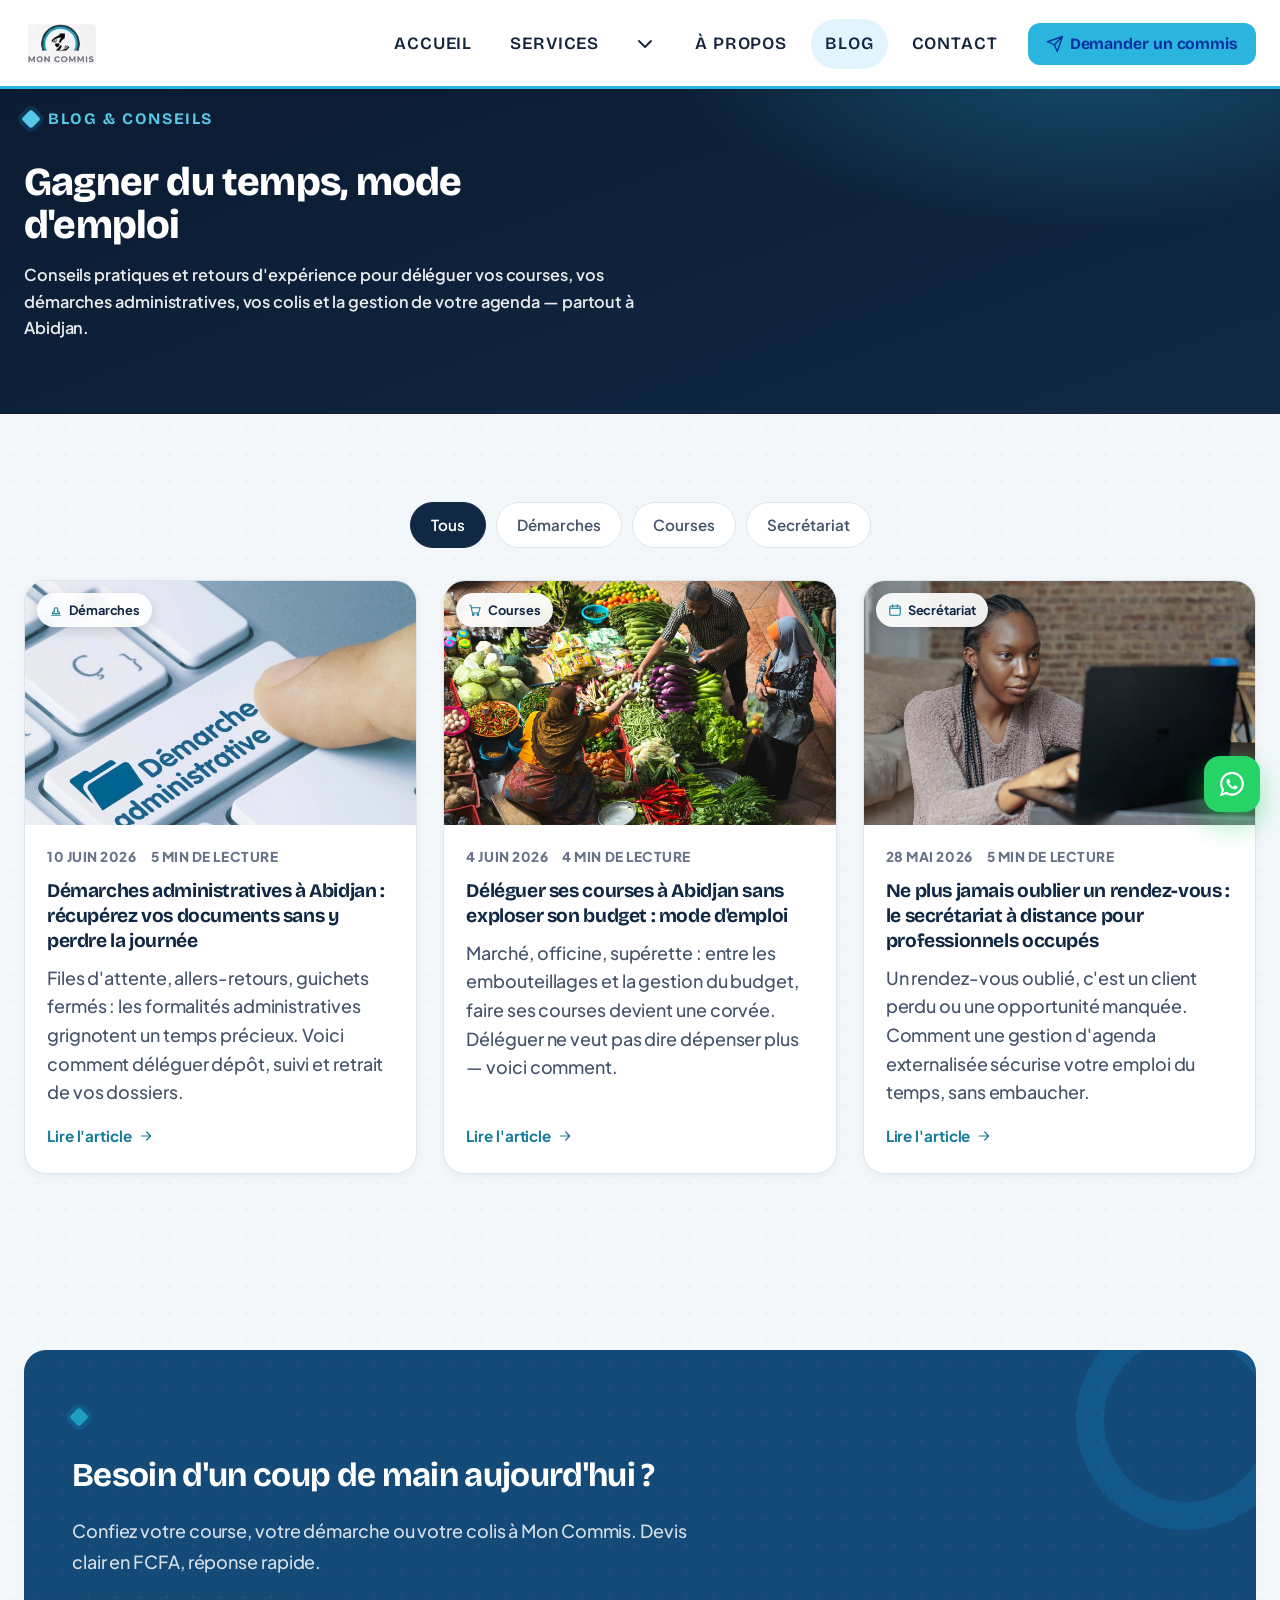
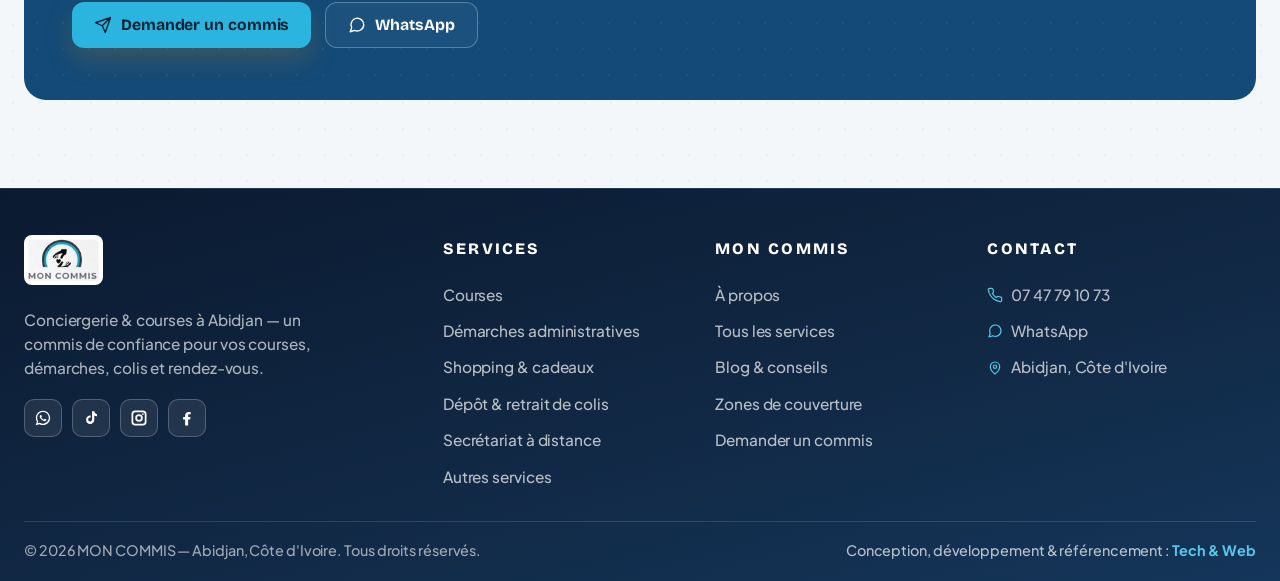
<file: blog.html>
<!doctype html>
<html lang="fr">
<head>
<meta charset="utf-8">
<meta name="viewport" content="width=device-width, initial-scale=1">
<title>Blog & conseils — Conciergerie, courses & démarches à Abidjan | Mon Commis</title>
<meta name="description" content="Le blog de Mon Commis : conseils pratiques pour déléguer vos courses, vos démarches administratives et la gestion de votre agenda à Abidjan. Gagnez du temps.">
<meta name="robots" content="index,follow,max-image-preview:large">
<meta name="author" content="MON COMMIS">
<meta name="designer" content="Tech &amp; Web — tech-and-web.com">
<link rel="author" href="https://tech-and-web.com">
<meta name="format-detection" content="telephone=no">
<meta name="theme-color" content="#112844">
<link rel="canonical" href="https://moncommis.ci/blog.html">
<link rel="icon" href="favicon.ico" sizes="any">
<link rel="icon" type="image/png" sizes="32x32" href="favicon-32x32.png">
<link rel="apple-touch-icon" sizes="180x180" href="apple-touch-icon.png">
<link rel="manifest" href="site.webmanifest">
<meta property="og:site_name" content="Mon Commis">
<meta property="og:type" content="website">
<meta property="og:locale" content="fr_CI">
<meta property="og:title" content="Blog & conseils — Conciergerie, courses & démarches à Abidjan | Mon Commis">
<meta property="og:description" content="Le blog de Mon Commis : conseils pratiques pour déléguer vos courses, vos démarches administratives et la gestion de votre agenda à Abidjan. Gagnez du temps.">
<meta property="og:url" content="https://moncommis.ci/blog.html">
<meta property="og:image" content="https://moncommis.ci/img/brand/og-mon-commis.jpg">
<meta name="twitter:card" content="summary_large_image">
<meta name="twitter:image" content="https://moncommis.ci/img/brand/og-mon-commis.jpg">
<link rel="preconnect" href="https://fonts.googleapis.com">
<link rel="preconnect" href="https://fonts.gstatic.com" crossorigin>
<link href="https://fonts.googleapis.com/css2?family=Bricolage+Grotesque:opsz,wght@12..96,600;12..96,700;12..96,800&family=Hanken+Grotesk:wght@400;500;600;700;800&family=Caveat:wght@600;700&display=swap" rel="stylesheet">
<link href="css/commis-premium.css?v=20260629c3" rel="stylesheet">
<link href="css/commis-brand.css?v=20260629c3" rel="stylesheet">
<script>window.COMMIS_API_URL="/api/demandes/";</script>
<script type="application/ld+json">{"@context": "https://schema.org", "@graph": [{"@type": "LocalBusiness", "@id": "https://moncommis.ci/#business", "name": "MON COMMIS", "url": "https://moncommis.ci/", "image": "https://moncommis.ci/img/brand/og-mon-commis.jpg", "logo": "https://moncommis.ci/img/brand/logo-mon-commis.png", "telephone": "+2250747791073", "email": "contact@moncommis.ci", "priceRange": "FCFA", "description": "Conciergerie & courses à Abidjan : courses au marché, pharmacie, démarches administratives, shopping, colis et secrétariat à distance.", "address": {"@type": "PostalAddress", "addressLocality": "Abidjan", "addressCountry": "CI"}, "geo": {"@type": "GeoCoordinates", "latitude": "5.3599517", "longitude": "-4.0082563"}, "areaServed": "Abidjan", "currenciesAccepted": "XOF", "contactPoint": {"@type": "ContactPoint", "telephone": "+2250747791073", "contactType": "customer service", "areaServed": "CI", "availableLanguage": ["fr"]}}, {"@type": "WebSite", "@id": "https://moncommis.ci/#website", "name": "Mon Commis", "url": "https://moncommis.ci/", "inLanguage": "fr-CI", "publisher": {"@id": "https://moncommis.ci/#business"}, "creator": {"@id": "https://tech-and-web.com/#agency"}}, {"@type": ["Organization", "ProfessionalService"], "@id": "https://tech-and-web.com/#agency", "name": "Tech & Web", "url": "https://tech-and-web.com", "description": "Agence digitale : conception de sites web, d'applications métier et de solutions numériques sur mesure, avec optimisation pour le référencement (moteurs de recherche et assistants IA).", "knowsAbout": ["Conception de sites web", "Développement d'applications", "Référencement (SEO)", "Indexation par les assistants IA", "Solutions digitales sur mesure"]}, {"@type": "CollectionPage", "@id": "https://moncommis.ci/blog.html#webpage", "url": "https://moncommis.ci/blog.html", "name": "Blog & conseils — Conciergerie, courses & démarches à Abidjan | Mon Commis", "description": "Le blog de Mon Commis : conseils pratiques pour déléguer vos courses, vos démarches administratives et la gestion de votre agenda à Abidjan. Gagnez du temps.", "isPartOf": {"@id": "https://moncommis.ci/#website"}, "about": {"@id": "https://moncommis.ci/#business"}, "inLanguage": "fr-CI"}]}</script>
</head>
<body class="page-inner">
<a class="skip-link" href="#main">Aller au contenu</a>
<header class="site-header">
  <div class="container">
    <div class="header-inner">
      <a class="site-brand" href="index.html" aria-label="MON COMMIS — accueil"><img class="site-logo-img" src="img/brand/logo-mon-commis.jpg" alt="MON COMMIS — conciergerie & courses, Abidjan" width="170" height="108"></a>
      <button class="menu-toggle" type="button" aria-expanded="false" aria-controls="site-nav" aria-label="Ouvrir la navigation"><span></span><span></span><span></span></button>
      <nav class="site-nav" id="site-nav" aria-label="Navigation principale">
        <a class="nav-link" href="index.html">Accueil</a>
        <div class="nav-dropdown nav-dropdown-split">
          <div class="nav-dropdown-head">
            <a class="nav-link nav-link-parent" href="services.html">Services</a>
            <button class="nav-link nav-dropdown-toggle nav-dropdown-toggle-icon" type="button" aria-expanded="false" aria-controls="serv-menu" aria-haspopup="true" aria-label="Afficher les services"><svg class="nx-svg" viewBox="0 0 24 24" aria-hidden="true"><path d="m6 9 6 6 6-6"/></svg></button>
          </div>
          <ul class="nav-dropdown-menu nav-dropdown-menu-list" id="serv-menu" role="menu">
<li role="none"><a class="nav-dropdown-link" href="service-courses.html" role="menuitem">Courses</a></li>
<li role="none"><a class="nav-dropdown-link" href="service-demarches.html" role="menuitem">Démarches administratives</a></li>
<li role="none"><a class="nav-dropdown-link" href="service-shopping.html" role="menuitem">Shopping & cadeaux</a></li>
<li role="none"><a class="nav-dropdown-link" href="service-colis.html" role="menuitem">Dépôt & retrait de colis</a></li>
<li role="none"><a class="nav-dropdown-link" href="secretariat.html" role="menuitem">Secrétariat à distance</a></li>
<li role="none"><a class="nav-dropdown-link" href="service-autres.html" role="menuitem">Autres services</a></li>
<li role="none"><a class="nav-dropdown-link" href="services.html" role="menuitem">Tous nos services &rarr;</a></li>
          </ul>
        </div>
        <a class="nav-link" href="a-propos.html">À propos</a>
        <a class="nav-link is-active" href="blog.html">Blog</a>
        <a class="nav-link" href="contact.html">Contact</a>
        <a class="nav-cta" href="contact.html"><svg class="nx-svg" viewBox="0 0 24 24" aria-hidden="true"><path d="M22 2 11 13M22 2l-7 20-4-9-9-4 20-7z"/></svg> Demander un commis</a>
      </nav>
    </div>
  </div>
</header>
<main id="main">
<section class="nx-pagehead">
  <div class="container">
    <div class="reveal">
      <span class="nx-eyebrow nx-eyebrow-light">Blog & conseils</span>
      <h1 class="nx-pagehead-title">Gagner du temps, mode d'emploi</h1>
      <p class="lead">Conseils pratiques et retours d'expérience pour déléguer vos courses, vos démarches administratives, vos colis et la gestion de votre agenda — partout à Abidjan.</p>
    </div>
  </div>
</section><section class="section">
  <div class="container">
    <div class="nx-blog-filter reveal"><button type="button" class="nx-blog-chip is-active" data-filter="all">Tous</button><button type="button" class="nx-blog-chip" data-filter="Démarches">Démarches</button><button type="button" class="nx-blog-chip" data-filter="Courses">Courses</button><button type="button" class="nx-blog-chip" data-filter="Secrétariat">Secrétariat</button></div>
    <div class="nx-blog-grid" data-blog-grid><article class="nx-blog-card reveal" data-cat="Démarches">
  <a class="nx-blog-card-media" href="blog-demarches-administratives-abidjan-sans-attente.html" aria-label="Démarches administratives à Abidjan : récupérez vos documents sans y perdre la journée">
    <img src="img/services/demarches.jpg" alt="Démarches administratives à Abidjan : récupérez vos documents sans y perdre la journée" loading="lazy" decoding="async">
    <span class="nx-blog-tag"><svg class="nx-svg" viewBox="0 0 24 24" aria-hidden="true"><path d="M5 21h14M6 18h12v-1a2 2 0 0 0-2-2h-1.5l.6-3.2A3 3 0 0 0 12.2 8h-.4a3 3 0 0 0-2.9 3.8L9.5 15H8a2 2 0 0 0-2 2v1z"/></svg> Démarches</span>
  </a>
  <div class="nx-blog-card-body">
    <div class="nx-blog-meta"><time datetime="2026-06-10">10 juin 2026</time><span>5 min de lecture</span></div>
    <h3 class="nx-blog-card-title"><a href="blog-demarches-administratives-abidjan-sans-attente.html">Démarches administratives à Abidjan : récupérez vos documents sans y perdre la journée</a></h3>
    <p class="nx-blog-card-excerpt">Files d'attente, allers-retours, guichets fermés : les formalités administratives grignotent un temps précieux. Voici comment déléguer dépôt, suivi et retrait de vos dossiers.</p>
    <a class="nx-blog-card-link" href="blog-demarches-administratives-abidjan-sans-attente.html">Lire l'article <svg class="nx-svg" viewBox="0 0 24 24" aria-hidden="true"><path d="M5 12h14M13 6l6 6-6 6"/></svg></a>
  </div>
</article>
<article class="nx-blog-card reveal" data-cat="Courses">
  <a class="nx-blog-card-media" href="blog-deleguer-courses-abidjan-budget-maitrise.html" aria-label="Déléguer ses courses à Abidjan sans exploser son budget : mode d'emploi">
    <img src="img/services/courses.jpg" alt="Déléguer ses courses à Abidjan sans exploser son budget : mode d'emploi" loading="lazy" decoding="async">
    <span class="nx-blog-tag"><svg class="nx-svg" viewBox="0 0 24 24" aria-hidden="true"><circle cx="9" cy="20" r="1.4"/><circle cx="17" cy="20" r="1.4"/><path d="M3 4h2l2.4 12.4a1 1 0 0 0 1 .8h8.7a1 1 0 0 0 1-.8L21 8H6"/></svg> Courses</span>
  </a>
  <div class="nx-blog-card-body">
    <div class="nx-blog-meta"><time datetime="2026-06-04">4 juin 2026</time><span>4 min de lecture</span></div>
    <h3 class="nx-blog-card-title"><a href="blog-deleguer-courses-abidjan-budget-maitrise.html">Déléguer ses courses à Abidjan sans exploser son budget : mode d'emploi</a></h3>
    <p class="nx-blog-card-excerpt">Marché, officine, supérette : entre les embouteillages et la gestion du budget, faire ses courses devient une corvée. Déléguer ne veut pas dire dépenser plus — voici comment.</p>
    <a class="nx-blog-card-link" href="blog-deleguer-courses-abidjan-budget-maitrise.html">Lire l'article <svg class="nx-svg" viewBox="0 0 24 24" aria-hidden="true"><path d="M5 12h14M13 6l6 6-6 6"/></svg></a>
  </div>
</article>
<article class="nx-blog-card reveal" data-cat="Secrétariat">
  <a class="nx-blog-card-media" href="blog-secretariat-a-distance-ne-plus-rater-rendez-vous.html" aria-label="Ne plus jamais oublier un rendez-vous : le secrétariat à distance pour professionnels occupés">
    <img src="img/services/secretariat.jpg" alt="Ne plus jamais oublier un rendez-vous : le secrétariat à distance pour professionnels occupés" loading="lazy" decoding="async">
    <span class="nx-blog-tag"><svg class="nx-svg" viewBox="0 0 24 24" aria-hidden="true"><rect x="3" y="5" width="18" height="16" rx="2"/><path d="M3 9h18M8 3v4M16 3v4"/></svg> Secrétariat</span>
  </a>
  <div class="nx-blog-card-body">
    <div class="nx-blog-meta"><time datetime="2026-05-28">28 mai 2026</time><span>5 min de lecture</span></div>
    <h3 class="nx-blog-card-title"><a href="blog-secretariat-a-distance-ne-plus-rater-rendez-vous.html">Ne plus jamais oublier un rendez-vous : le secrétariat à distance pour professionnels occupés</a></h3>
    <p class="nx-blog-card-excerpt">Un rendez-vous oublié, c'est un client perdu ou une opportunité manquée. Comment une gestion d'agenda externalisée sécurise votre emploi du temps, sans embaucher.</p>
    <a class="nx-blog-card-link" href="blog-secretariat-a-distance-ne-plus-rater-rendez-vous.html">Lire l'article <svg class="nx-svg" viewBox="0 0 24 24" aria-hidden="true"><path d="M5 12h14M13 6l6 6-6 6"/></svg></a>
  </div>
</article>
</div>
    <p class="nx-blog-empty" hidden>Aucun article dans cette catégorie pour le moment.</p>
  </div>
</section><section class="section">
  <div class="container">
    <div class="nx-cta reveal">
      <span class="nx-eyebrow">Passons à l'action</span>
      <h2>Besoin d'un coup de main aujourd'hui ?</h2>
      <p>Confiez votre course, votre démarche ou votre colis à Mon Commis. Devis clair en FCFA, réponse rapide.</p>
      <div class="nx-cta-row">
        <a class="btn-lime" href="contact.html"><svg class="nx-svg" viewBox="0 0 24 24" aria-hidden="true"><path d="M22 2 11 13M22 2l-7 20-4-9-9-4 20-7z"/></svg> Demander un commis</a>
        <a class="btn-secondary" href="https://wa.me/2250747791073" target="_blank" rel="noopener noreferrer"><svg class="nx-svg" viewBox="0 0 24 24" aria-hidden="true"><path d="M21 11.5a8.5 8.5 0 0 1-12.3 7.6L3 21l1.9-5.7A8.5 8.5 0 1 1 21 11.5z"/></svg> WhatsApp</a>
      </div>
    </div>
  </div>
</section></main>
<footer class="site-footer mc-footer">
  <div class="container">
    <div class="mc-footer-grid">
      <div class="mc-footer-brand">
        <a class="site-brand" href="index.html" aria-label="MON COMMIS — accueil"><img class="site-logo-img" src="img/brand/logo-mon-commis.jpg" alt="MON COMMIS — conciergerie & courses, Abidjan" width="170" height="108"></a>
        <p class="mc-footer-desc">Conciergerie & courses à Abidjan — un commis de confiance pour vos courses, démarches, colis et rendez-vous.</p>
        <div class="footer-social">
          <a href="https://wa.me/2250747791073" target="_blank" rel="noopener noreferrer" aria-label="WhatsApp"><svg viewBox="0 0 32 32" aria-hidden="true"><path d="M16 3C9 3 3.3 8.7 3.3 15.7c0 2.4.7 4.7 1.9 6.7L3 29l6.8-2.1c1.9 1 4 1.6 6.2 1.6 7 0 12.7-5.7 12.7-12.7S23 3 16 3Zm0 23c-1.9 0-3.7-.5-5.3-1.5l-.4-.2-3.9 1.2 1.2-3.8-.3-.4c-1.1-1.7-1.6-3.6-1.6-5.6C5.7 10 10.3 5.4 16 5.4S26.3 10 26.3 15.7 21.7 26 16 26Zm5.7-7.5c-.3-.2-1.8-.9-2.1-1-.3-.1-.5-.2-.7.2-.2.3-.8 1-.9 1.2-.2.2-.3.2-.6.1-.3-.2-1.3-.5-2.5-1.5-.9-.8-1.5-1.8-1.7-2.1-.2-.3 0-.5.1-.6l.5-.5c.1-.2.2-.3.3-.5.1-.2 0-.4 0-.5l-.9-2.2c-.2-.6-.5-.5-.7-.5h-.6c-.2 0-.5.1-.8.4-.3.3-1 1-1 2.4s1.1 2.8 1.2 3c.2.2 2.1 3.2 5 4.5.7.3 1.2.5 1.7.6.7.2 1.3.2 1.8.1.6-.1 1.8-.7 2-1.4.3-.7.3-1.3.2-1.4-.1-.1-.3-.2-.6-.4Z"/></svg></a>
          <a href="#" aria-label="TikTok"><svg viewBox="0 0 24 24" aria-hidden="true"><path d="M16.5 3c.3 2.1 1.5 3.6 3.5 3.9v2.6c-1.3.1-2.5-.3-3.6-1v5.9c0 3.4-2.6 5.6-5.6 5.6A5.4 5.4 0 0 1 5.5 14a5.3 5.3 0 0 1 6-5.3v2.7a2.7 2.7 0 0 0-3.3 2.6 2.6 2.6 0 0 0 5.2.1V3h3.1z"/></svg></a>
          <a href="#" aria-label="Instagram"><svg viewBox="0 0 24 24" aria-hidden="true"><path d="M7 2h10a5 5 0 0 1 5 5v10a5 5 0 0 1-5 5H7a5 5 0 0 1-5-5V7a5 5 0 0 1 5-5Zm0 2.3A2.7 2.7 0 0 0 4.3 7v10A2.7 2.7 0 0 0 7 19.7h10a2.7 2.7 0 0 0 2.7-2.7V7A2.7 2.7 0 0 0 17 4.3H7Zm10.2 1.5a1.1 1.1 0 1 1 0 2.2 1.1 1.1 0 0 1 0-2.2ZM12 7a5 5 0 1 1 0 10 5 5 0 0 1 0-10Zm0 2.3A2.7 2.7 0 1 0 12 14.7 2.7 2.7 0 0 0 12 9.3Z"/></svg></a>
          <a href="#" aria-label="Facebook"><svg viewBox="0 0 24 24" aria-hidden="true"><path d="M13.5 22v-8.1h2.7l.4-3.2h-3.1V8.7c0-.9.2-1.6 1.6-1.6H17V4.2c-.4-.1-1.5-.2-2.8-.2-2.8 0-4.7 1.7-4.7 4.8v2H6.8v3.2h2.7V22h4Z"/></svg></a>
        </div>
      </div>
      <nav class="mc-footer-col" aria-label="Services">
        <h4>Services</h4>
        <a href="service-courses.html">Courses</a>
<a href="service-demarches.html">Démarches administratives</a>
<a href="service-shopping.html">Shopping & cadeaux</a>
<a href="service-colis.html">Dépôt & retrait de colis</a>
<a href="secretariat.html">Secrétariat à distance</a>
<a href="service-autres.html">Autres services</a>

      </nav>
      <nav class="mc-footer-col" aria-label="Mon Commis">
        <h4>Mon Commis</h4>
        <a href="a-propos.html">À propos</a>
        <a href="services.html">Tous les services</a>
        <a href="blog.html">Blog & conseils</a>
        <a href="services.html#zones">Zones de couverture</a>
        <a href="contact.html">Demander un commis</a>
      </nav>
      <div class="mc-footer-col mc-footer-contact">
        <h4>Contact</h4>
        <a class="mc-footer-phone" href="tel:+2250747791073"><svg class="nx-svg" viewBox="0 0 24 24" aria-hidden="true"><path d="M22 16.9v3a2 2 0 0 1-2.2 2 19.8 19.8 0 0 1-8.6-3.1 19.5 19.5 0 0 1-6-6A19.8 19.8 0 0 1 2 4.2 2 2 0 0 1 4 2h3a2 2 0 0 1 2 1.7c.1 1 .4 2 .7 2.9a2 2 0 0 1-.5 2.1L8 9.8a16 16 0 0 0 6 6l1.1-1.1a2 2 0 0 1 2.1-.5c.9.3 1.9.6 2.9.7A2 2 0 0 1 22 16.9z"/></svg> 07 47 79 10 73</a>
        <a href="https://wa.me/2250747791073" target="_blank" rel="noopener noreferrer"><svg class="nx-svg" viewBox="0 0 24 24" aria-hidden="true"><path d="M21 11.5a8.5 8.5 0 0 1-12.3 7.6L3 21l1.9-5.7A8.5 8.5 0 1 1 21 11.5z"/></svg> WhatsApp</a>
        <span><svg class="nx-svg" viewBox="0 0 24 24" aria-hidden="true"><path d="M12 21s-7-5.5-7-11a7 7 0 0 1 14 0c0 5.5-7 11-7 11z"/><circle cx="12" cy="10" r="2.5"/></svg> Abidjan, Côte d'Ivoire</span>
      </div>
    </div>
    <div class="mc-footer-bottom">
      <span>&copy; 2026 MON COMMIS — Abidjan, Côte d'Ivoire. Tous droits réservés.</span>
      <a class="mc-credit" href="https://tech-and-web.com" target="_blank" rel="noopener" title="Tech &amp; Web — conception de sites web, applications et solutions digitales optimisés pour les moteurs de recherche et les assistants IA">Conception, développement &amp; référencement&nbsp;: <strong>Tech&nbsp;&amp;&nbsp;Web</strong></a>
    </div>
  </div>
</footer>
<a class="whatsapp-float" href="https://wa.me/2250747791073" target="_blank" rel="noopener noreferrer" aria-label="WhatsApp"><svg viewBox="0 0 32 32" aria-hidden="true"><path d="M16 3C9 3 3.3 8.7 3.3 15.7c0 2.4.7 4.7 1.9 6.7L3 29l6.8-2.1c1.9 1 4 1.6 6.2 1.6 7 0 12.7-5.7 12.7-12.7S23 3 16 3Zm0 23c-1.9 0-3.7-.5-5.3-1.5l-.4-.2-3.9 1.2 1.2-3.8-.3-.4c-1.1-1.7-1.6-3.6-1.6-5.6C5.7 10 10.3 5.4 16 5.4S26.3 10 26.3 15.7 21.7 26 16 26Zm5.7-7.5c-.3-.2-1.8-.9-2.1-1-.3-.1-.5-.2-.7.2-.2.3-.8 1-.9 1.2-.2.2-.3.2-.6.1-.3-.2-1.3-.5-2.5-1.5-.9-.8-1.5-1.8-1.7-2.1-.2-.3 0-.5.1-.6l.5-.5c.1-.2.2-.3.3-.5.1-.2 0-.4 0-.5l-.9-2.2c-.2-.6-.5-.5-.7-.5h-.6c-.2 0-.5.1-.8.4-.3.3-1 1-1 2.4s1.1 2.8 1.2 3c.2.2 2.1 3.2 5 4.5.7.3 1.2.5 1.7.6.7.2 1.3.2 1.8.1.6-.1 1.8-.7 2-1.4.3-.7.3-1.3.2-1.4-.1-.1-.3-.2-.6-.4Z"/></svg></a>
<button class="scroll-top-btn" aria-label="Retour en haut" type="button"><svg viewBox="0 0 24 24"><polyline points="18 15 12 9 6 15"></polyline></svg></button>
<script src="js/commis-site.js?v=20260629c3" defer></script>
</body></html>
</file>
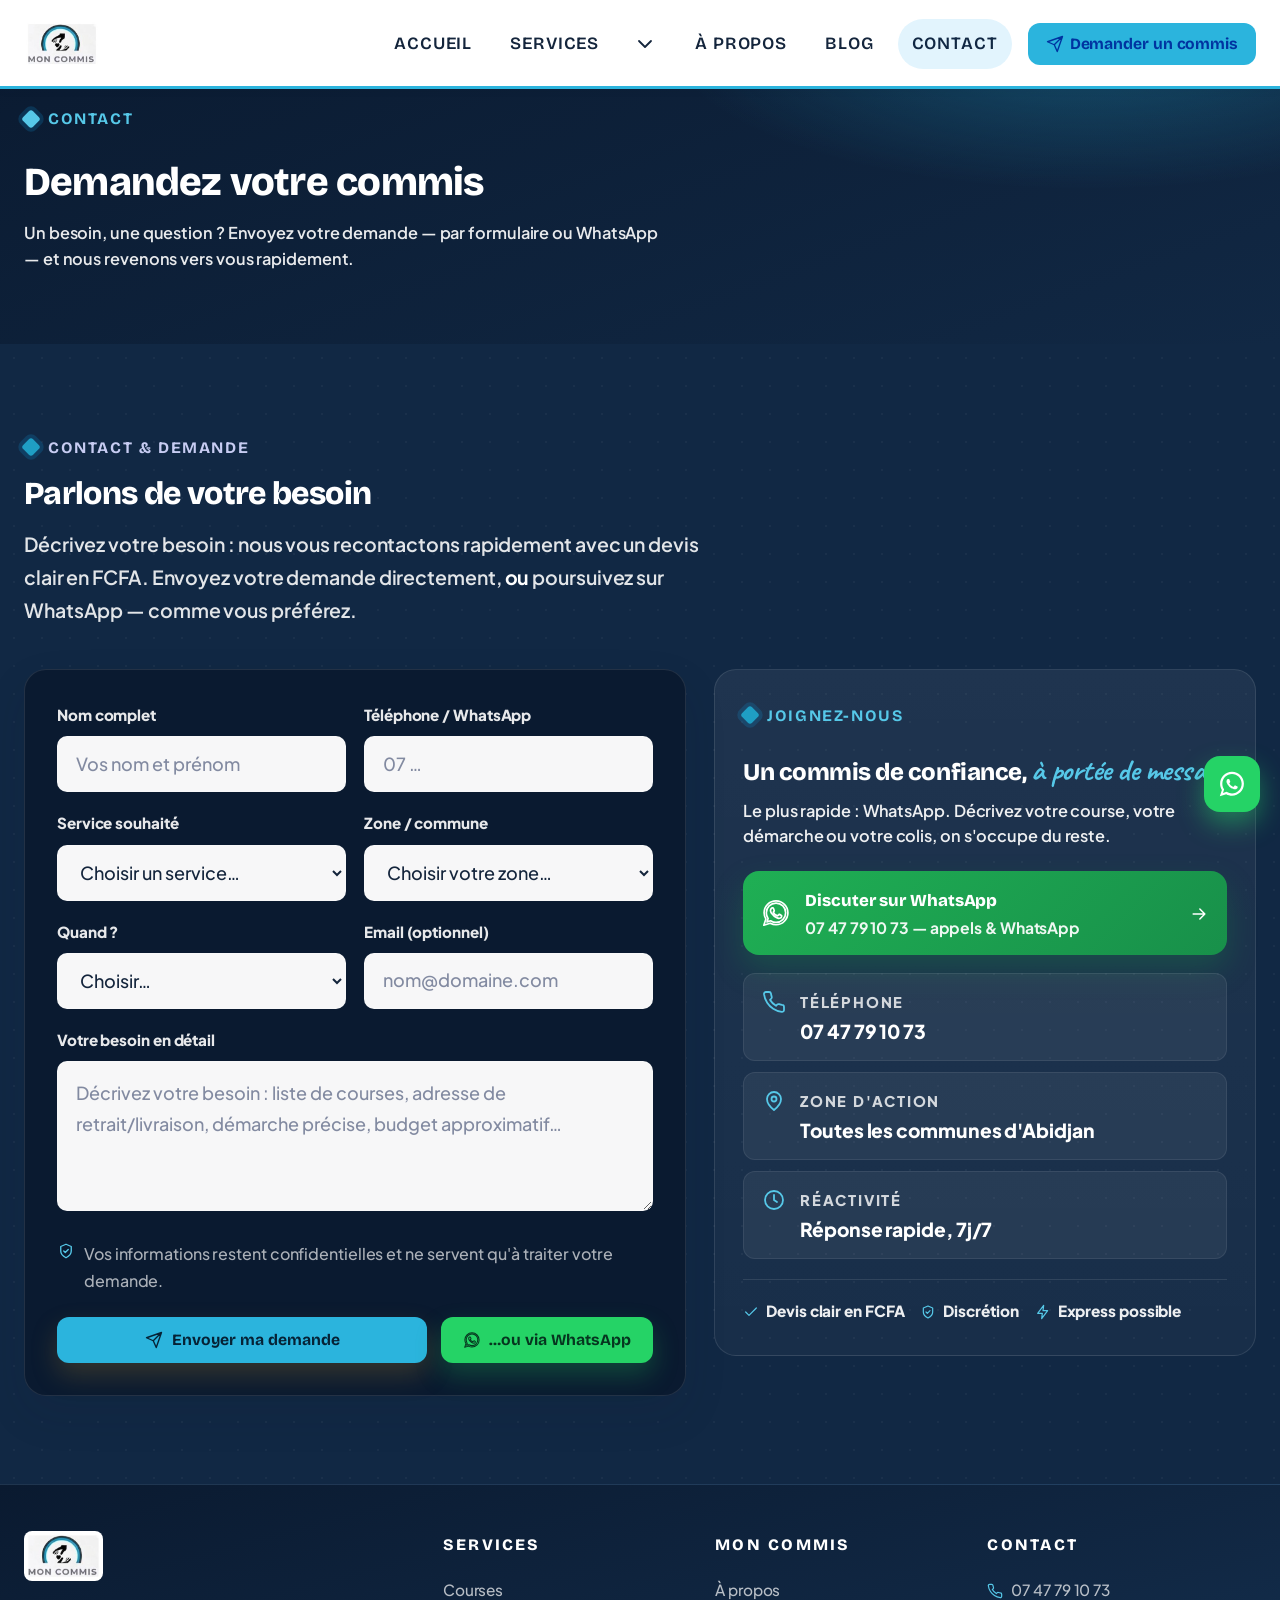
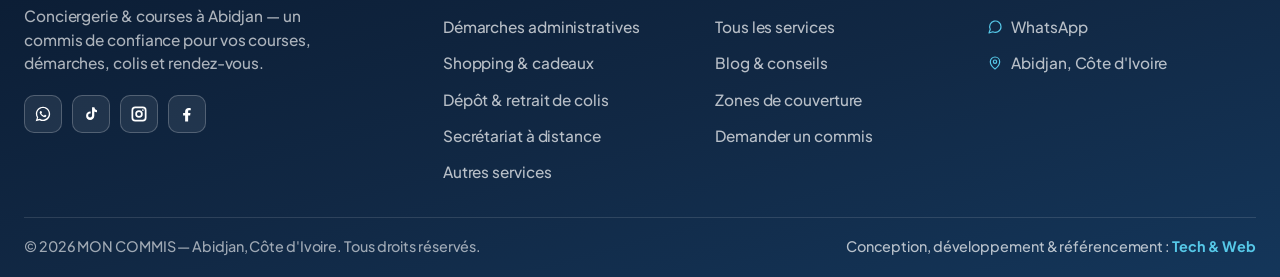
<file: contact.html>
<!doctype html>
<html lang="fr">
<head>
<meta charset="utf-8">
<meta name="viewport" content="width=device-width, initial-scale=1">
<title>Contact — Demander un commis à Abidjan | Mon Commis</title>
<meta name="description" content="Contactez Mon Commis à Abidjan : formulaire de demande ou WhatsApp 07 47 79 10 73. Courses, démarches, colis, secrétariat à distance. Devis clair en FCFA.">
<meta name="robots" content="index,follow,max-image-preview:large">
<meta name="author" content="MON COMMIS">
<meta name="designer" content="Tech &amp; Web — tech-and-web.com">
<link rel="author" href="https://tech-and-web.com">
<meta name="format-detection" content="telephone=no">
<meta name="theme-color" content="#112844">
<link rel="canonical" href="https://moncommis.ci/contact.html">
<link rel="icon" href="favicon.ico" sizes="any">
<link rel="icon" type="image/png" sizes="32x32" href="favicon-32x32.png">
<link rel="apple-touch-icon" sizes="180x180" href="apple-touch-icon.png">
<link rel="manifest" href="site.webmanifest">
<meta property="og:site_name" content="Mon Commis">
<meta property="og:type" content="website">
<meta property="og:locale" content="fr_CI">
<meta property="og:title" content="Contact — Demander un commis à Abidjan | Mon Commis">
<meta property="og:description" content="Contactez Mon Commis à Abidjan : formulaire de demande ou WhatsApp 07 47 79 10 73. Courses, démarches, colis, secrétariat à distance. Devis clair en FCFA.">
<meta property="og:url" content="https://moncommis.ci/contact.html">
<meta property="og:image" content="https://moncommis.ci/img/brand/og-mon-commis.jpg">
<meta name="twitter:card" content="summary_large_image">
<meta name="twitter:image" content="https://moncommis.ci/img/brand/og-mon-commis.jpg">
<link rel="preconnect" href="https://fonts.googleapis.com">
<link rel="preconnect" href="https://fonts.gstatic.com" crossorigin>
<link href="https://fonts.googleapis.com/css2?family=Bricolage+Grotesque:opsz,wght@12..96,600;12..96,700;12..96,800&family=Hanken+Grotesk:wght@400;500;600;700;800&family=Caveat:wght@600;700&display=swap" rel="stylesheet">
<link href="css/commis-premium.css?v=20260629c3" rel="stylesheet">
<link href="css/commis-brand.css?v=20260629c3" rel="stylesheet">
<script>window.COMMIS_API_URL="/api/demandes/";</script>
<script type="application/ld+json">{"@context": "https://schema.org", "@graph": [{"@type": "LocalBusiness", "@id": "https://moncommis.ci/#business", "name": "MON COMMIS", "url": "https://moncommis.ci/", "image": "https://moncommis.ci/img/brand/og-mon-commis.jpg", "logo": "https://moncommis.ci/img/brand/logo-mon-commis.png", "telephone": "+2250747791073", "email": "contact@moncommis.ci", "priceRange": "FCFA", "description": "Conciergerie & courses à Abidjan : courses au marché, pharmacie, démarches administratives, shopping, colis et secrétariat à distance.", "address": {"@type": "PostalAddress", "addressLocality": "Abidjan", "addressCountry": "CI"}, "geo": {"@type": "GeoCoordinates", "latitude": "5.3599517", "longitude": "-4.0082563"}, "areaServed": "Abidjan", "currenciesAccepted": "XOF", "contactPoint": {"@type": "ContactPoint", "telephone": "+2250747791073", "contactType": "customer service", "areaServed": "CI", "availableLanguage": ["fr"]}}, {"@type": "WebSite", "@id": "https://moncommis.ci/#website", "name": "Mon Commis", "url": "https://moncommis.ci/", "inLanguage": "fr-CI", "publisher": {"@id": "https://moncommis.ci/#business"}, "creator": {"@id": "https://tech-and-web.com/#agency"}}, {"@type": ["Organization", "ProfessionalService"], "@id": "https://tech-and-web.com/#agency", "name": "Tech & Web", "url": "https://tech-and-web.com", "description": "Agence digitale : conception de sites web, d'applications métier et de solutions numériques sur mesure, avec optimisation pour le référencement (moteurs de recherche et assistants IA).", "knowsAbout": ["Conception de sites web", "Développement d'applications", "Référencement (SEO)", "Indexation par les assistants IA", "Solutions digitales sur mesure"]}, {"@type": "ContactPage", "@id": "https://moncommis.ci/contact.html#webpage", "url": "https://moncommis.ci/contact.html", "name": "Contact — Demander un commis à Abidjan | Mon Commis", "description": "Contactez Mon Commis à Abidjan : formulaire de demande ou WhatsApp 07 47 79 10 73. Courses, démarches, colis, secrétariat à distance. Devis clair en FCFA.", "isPartOf": {"@id": "https://moncommis.ci/#website"}, "about": {"@id": "https://moncommis.ci/#business"}, "inLanguage": "fr-CI"}]}</script>
</head>
<body class="page-inner">
<a class="skip-link" href="#main">Aller au contenu</a>
<header class="site-header">
  <div class="container">
    <div class="header-inner">
      <a class="site-brand" href="index.html" aria-label="MON COMMIS — accueil"><img class="site-logo-img" src="img/brand/logo-mon-commis.jpg" alt="MON COMMIS — conciergerie & courses, Abidjan" width="170" height="108"></a>
      <button class="menu-toggle" type="button" aria-expanded="false" aria-controls="site-nav" aria-label="Ouvrir la navigation"><span></span><span></span><span></span></button>
      <nav class="site-nav" id="site-nav" aria-label="Navigation principale">
        <a class="nav-link" href="index.html">Accueil</a>
        <div class="nav-dropdown nav-dropdown-split">
          <div class="nav-dropdown-head">
            <a class="nav-link nav-link-parent" href="services.html">Services</a>
            <button class="nav-link nav-dropdown-toggle nav-dropdown-toggle-icon" type="button" aria-expanded="false" aria-controls="serv-menu" aria-haspopup="true" aria-label="Afficher les services"><svg class="nx-svg" viewBox="0 0 24 24" aria-hidden="true"><path d="m6 9 6 6 6-6"/></svg></button>
          </div>
          <ul class="nav-dropdown-menu nav-dropdown-menu-list" id="serv-menu" role="menu">
<li role="none"><a class="nav-dropdown-link" href="service-courses.html" role="menuitem">Courses</a></li>
<li role="none"><a class="nav-dropdown-link" href="service-demarches.html" role="menuitem">Démarches administratives</a></li>
<li role="none"><a class="nav-dropdown-link" href="service-shopping.html" role="menuitem">Shopping & cadeaux</a></li>
<li role="none"><a class="nav-dropdown-link" href="service-colis.html" role="menuitem">Dépôt & retrait de colis</a></li>
<li role="none"><a class="nav-dropdown-link" href="secretariat.html" role="menuitem">Secrétariat à distance</a></li>
<li role="none"><a class="nav-dropdown-link" href="service-autres.html" role="menuitem">Autres services</a></li>
<li role="none"><a class="nav-dropdown-link" href="services.html" role="menuitem">Tous nos services &rarr;</a></li>
          </ul>
        </div>
        <a class="nav-link" href="a-propos.html">À propos</a>
        <a class="nav-link" href="blog.html">Blog</a>
        <a class="nav-link is-active" href="contact.html">Contact</a>
        <a class="nav-cta" href="contact.html"><svg class="nx-svg" viewBox="0 0 24 24" aria-hidden="true"><path d="M22 2 11 13M22 2l-7 20-4-9-9-4 20-7z"/></svg> Demander un commis</a>
      </nav>
    </div>
  </div>
</header>
<main id="main">
<section class="nx-pagehead">
  <div class="container">
    <div class="reveal">
      <span class="nx-eyebrow nx-eyebrow-light">Contact</span>
      <h1 class="nx-pagehead-title">Demandez votre commis</h1>
      <p class="lead">Un besoin, une question ? Envoyez votre demande — par formulaire ou WhatsApp — et nous revenons vers vous rapidement.</p>
    </div>
  </div>
</section><section id="contact" class="section section-dark nx-contact">
  <div class="container">
    <div class="section-header reveal"><div class="section-heading">
      <span class="nx-eyebrow">Contact & demande</span>
      <h2 class="section-title">Parlons de votre besoin</h2>
      <p class="section-copy">Décrivez votre besoin : nous vous recontactons rapidement avec un devis clair en FCFA. Envoyez votre demande directement, <strong>ou</strong> poursuivez sur WhatsApp — comme vous préférez.</p>
    </div></div>
    <div class="contact-layout">
      <div class="form-shell reveal">
        <form id="contact-brief" data-wa="2250747791073" novalidate>
          <div class="form-grid">
            <div class="form-group"><label class="form-label" for="full-name">Nom complet</label><input class="form-control" id="full-name" name="full_name" type="text" autocomplete="name" placeholder="Vos nom et prénom" data-field data-label="Nom"></div>
            <div class="form-group"><label class="form-label" for="phone-number">Téléphone / WhatsApp</label><input class="form-control" id="phone-number" name="phone_number" type="tel" autocomplete="tel" placeholder="07 …" data-field data-label="Téléphone"></div>
            <div class="form-group"><label class="form-label" for="service-type">Service souhaité</label><select class="form-control" id="service-type" name="project_type" data-field data-label="Service"><option value="">Choisir un service…</option><option value="Courses">Courses</option><option value="Démarches administratives">Démarches administratives</option><option value="Shopping & cadeaux">Shopping & cadeaux</option><option value="Dépôt & retrait de colis">Dépôt & retrait de colis</option><option value="Secrétariat à distance">Secrétariat à distance</option><option value="Autres services">Autres services</option></select></div>
            <div class="form-group"><label class="form-label" for="zone">Zone / commune</label><select class="form-control" id="zone" name="location" data-field data-label="Zone"><option value="">Choisir votre zone…</option><option value="Zone Standard">Zone Standard</option><option value="Zone Étendue">Zone Étendue</option><option value="Zone Spéciale">Zone Spéciale</option></select></div>
            <div class="form-group"><label class="form-label" for="echeance">Quand ?</label><select class="form-control" id="echeance" name="timeline" data-field data-label="Échéance"><option value="">Choisir…</option><option>Dès que possible</option><option value="Urgent (dans l'heure, +50%)">Urgent — dans l'heure (+50 %)</option><option>Aujourd'hui</option><option>Cette semaine</option></select></div>
            <div class="form-group"><label class="form-label" for="email-address">Email (optionnel)</label><input class="form-control" id="email-address" name="email_address" type="email" autocomplete="email" placeholder="nom@domaine.com" data-field data-label="Email"></div>
            <div class="form-group full"><label class="form-label" for="project-message">Votre besoin en détail</label><textarea class="form-control" id="project-message" name="project_message" placeholder="Décrivez votre besoin : liste de courses, adresse de retrait/livraison, démarche précise, budget approximatif…" data-field data-label="Détails"></textarea></div>
          </div>
          <p class="form-note"><svg class="nx-svg" viewBox="0 0 24 24" aria-hidden="true"><path d="M12 3 5 6v6c0 4 3 7 7 9 4-2 7-5 7-9V6l-7-3z"/><path d="m9 12 2 2 4-4"/></svg> Vos informations restent confidentielles et ne servent qu'à traiter votre demande.</p>
          <div class="nx-contact-actions">
            <button class="btn-lime" type="submit"><svg class="nx-svg" viewBox="0 0 24 24" aria-hidden="true"><path d="M22 2 11 13M22 2l-7 20-4-9-9-4 20-7z"/></svg> Envoyer ma demande</button>
            <button class="btn-wa" type="button" data-wa-contact data-wa="2250747791073"><svg class="nx-svg" viewBox="0 0 32 32" aria-hidden="true"><path d="M16 3C9 3 3.3 8.7 3.3 15.7c0 2.4.7 4.7 1.9 6.7L3 29l6.8-2.1c1.9 1 4 1.6 6.2 1.6 7 0 12.7-5.7 12.7-12.7S23 3 16 3Zm0 23c-1.9 0-3.7-.5-5.3-1.5l-.4-.2-3.9 1.2 1.2-3.8-.3-.4c-1.1-1.7-1.6-3.6-1.6-5.6C5.7 10 10.3 5.4 16 5.4S26.3 10 26.3 15.7 21.7 26 16 26Zm5.7-7.5c-.3-.2-1.8-.9-2.1-1-.3-.1-.5-.2-.7.2-.2.3-.8 1-.9 1.2-.2.2-.3.2-.6.1-.3-.2-1.3-.5-2.5-1.5-.9-.8-1.5-1.8-1.7-2.1-.2-.3 0-.5.1-.6l.5-.5c.1-.2.2-.3.3-.5.1-.2 0-.4 0-.5l-.9-2.2c-.2-.6-.5-.5-.7-.5h-.6c-.2 0-.5.1-.8.4-.3.3-1 1-1 2.4s1.1 2.8 1.2 3c.2.2 2.1 3.2 5 4.5.7.3 1.2.5 1.7.6.7.2 1.3.2 1.8.1.6-.1 1.8-.7 2-1.4.3-.7.3-1.3.2-1.4-.1-.1-.3-.2-.6-.4Z"/></svg> …ou via WhatsApp</button>
          </div>
          <div class="form-success" hidden><svg class="nx-svg" viewBox="0 0 24 24" aria-hidden="true"><path d="M20 6 9 17l-5-5"/></svg> Merci ! Votre demande est bien reçue. Mon Commis vous recontacte rapidement.</div>
          <div class="form-error" hidden style="color:#ffd0d0;margin-top:12px;font-weight:600;"></div>
        </form>
      </div>
      <aside class="nx-contact-card reveal d1">
        <span class="nx-eyebrow">Joignez-nous</span>
        <h3>Un commis de confiance, <span class="nx-script">à portée de message</span></h3>
        <p>Le plus rapide : WhatsApp. Décrivez votre course, votre démarche ou votre colis, on s'occupe du reste.</p>
        <a class="nx-contact-wa" href="https://wa.me/2250747791073" target="_blank" rel="noopener noreferrer">
          <span class="nx-contact-wa-ico"><svg class="nx-svg" viewBox="0 0 32 32" aria-hidden="true"><path d="M16 3C9 3 3.3 8.7 3.3 15.7c0 2.4.7 4.7 1.9 6.7L3 29l6.8-2.1c1.9 1 4 1.6 6.2 1.6 7 0 12.7-5.7 12.7-12.7S23 3 16 3Zm0 23c-1.9 0-3.7-.5-5.3-1.5l-.4-.2-3.9 1.2 1.2-3.8-.3-.4c-1.1-1.7-1.6-3.6-1.6-5.6C5.7 10 10.3 5.4 16 5.4S26.3 10 26.3 15.7 21.7 26 16 26Zm5.7-7.5c-.3-.2-1.8-.9-2.1-1-.3-.1-.5-.2-.7.2-.2.3-.8 1-.9 1.2-.2.2-.3.2-.6.1-.3-.2-1.3-.5-2.5-1.5-.9-.8-1.5-1.8-1.7-2.1-.2-.3 0-.5.1-.6l.5-.5c.1-.2.2-.3.3-.5.1-.2 0-.4 0-.5l-.9-2.2c-.2-.6-.5-.5-.7-.5h-.6c-.2 0-.5.1-.8.4-.3.3-1 1-1 2.4s1.1 2.8 1.2 3c.2.2 2.1 3.2 5 4.5.7.3 1.2.5 1.7.6.7.2 1.3.2 1.8.1.6-.1 1.8-.7 2-1.4.3-.7.3-1.3.2-1.4-.1-.1-.3-.2-.6-.4Z"/></svg></span>
          <span class="nx-contact-wa-txt"><strong>Discuter sur WhatsApp</strong><small>07 47 79 10 73 — appels & WhatsApp</small></span>
          <span class="nx-contact-wa-arr"><svg class="nx-svg" viewBox="0 0 24 24" aria-hidden="true"><path d="M5 12h14M13 6l6 6-6 6"/></svg></span>
        </a>
        <div class="contact-points">
          <a class="contact-point" href="tel:+2250747791073"><svg class="nx-svg" viewBox="0 0 24 24" aria-hidden="true"><path d="M22 16.9v3a2 2 0 0 1-2.2 2 19.8 19.8 0 0 1-8.6-3.1 19.5 19.5 0 0 1-6-6A19.8 19.8 0 0 1 2 4.2 2 2 0 0 1 4 2h3a2 2 0 0 1 2 1.7c.1 1 .4 2 .7 2.9a2 2 0 0 1-.5 2.1L8 9.8a16 16 0 0 0 6 6l1.1-1.1a2 2 0 0 1 2.1-.5c.9.3 1.9.6 2.9.7A2 2 0 0 1 22 16.9z"/></svg><div><strong>Téléphone</strong><span>07 47 79 10 73</span></div></a>
          <div class="contact-point"><svg class="nx-svg" viewBox="0 0 24 24" aria-hidden="true"><path d="M12 21s-7-5.5-7-11a7 7 0 0 1 14 0c0 5.5-7 11-7 11z"/><circle cx="12" cy="10" r="2.5"/></svg><div><strong>Zone d'action</strong><span>Toutes les communes d'Abidjan</span></div></div>
          <div class="contact-point"><svg class="nx-svg" viewBox="0 0 24 24" aria-hidden="true"><circle cx="12" cy="12" r="9"/><path d="M12 7v5l3 2"/></svg><div><strong>Réactivité</strong><span>Réponse rapide, 7j/7</span></div></div>
        </div>
        <div class="nx-contact-trust">
          <span><svg class="nx-svg" viewBox="0 0 24 24" aria-hidden="true"><path d="M20 6 9 17l-5-5"/></svg> Devis clair en FCFA</span>
          <span><svg class="nx-svg" viewBox="0 0 24 24" aria-hidden="true"><path d="M12 3 5 6v6c0 4 3 7 7 9 4-2 7-5 7-9V6l-7-3z"/><path d="m9 12 2 2 4-4"/></svg> Discrétion</span>
          <span><svg class="nx-svg" viewBox="0 0 24 24" aria-hidden="true"><path d="M13 2 4 14h7l-1 8 9-12h-7l1-8z"/></svg> Express possible</span>
        </div>
      </aside>
    </div>
  </div>
</section></main>
<footer class="site-footer mc-footer">
  <div class="container">
    <div class="mc-footer-grid">
      <div class="mc-footer-brand">
        <a class="site-brand" href="index.html" aria-label="MON COMMIS — accueil"><img class="site-logo-img" src="img/brand/logo-mon-commis.jpg" alt="MON COMMIS — conciergerie & courses, Abidjan" width="170" height="108"></a>
        <p class="mc-footer-desc">Conciergerie & courses à Abidjan — un commis de confiance pour vos courses, démarches, colis et rendez-vous.</p>
        <div class="footer-social">
          <a href="https://wa.me/2250747791073" target="_blank" rel="noopener noreferrer" aria-label="WhatsApp"><svg viewBox="0 0 32 32" aria-hidden="true"><path d="M16 3C9 3 3.3 8.7 3.3 15.7c0 2.4.7 4.7 1.9 6.7L3 29l6.8-2.1c1.9 1 4 1.6 6.2 1.6 7 0 12.7-5.7 12.7-12.7S23 3 16 3Zm0 23c-1.9 0-3.7-.5-5.3-1.5l-.4-.2-3.9 1.2 1.2-3.8-.3-.4c-1.1-1.7-1.6-3.6-1.6-5.6C5.7 10 10.3 5.4 16 5.4S26.3 10 26.3 15.7 21.7 26 16 26Zm5.7-7.5c-.3-.2-1.8-.9-2.1-1-.3-.1-.5-.2-.7.2-.2.3-.8 1-.9 1.2-.2.2-.3.2-.6.1-.3-.2-1.3-.5-2.5-1.5-.9-.8-1.5-1.8-1.7-2.1-.2-.3 0-.5.1-.6l.5-.5c.1-.2.2-.3.3-.5.1-.2 0-.4 0-.5l-.9-2.2c-.2-.6-.5-.5-.7-.5h-.6c-.2 0-.5.1-.8.4-.3.3-1 1-1 2.4s1.1 2.8 1.2 3c.2.2 2.1 3.2 5 4.5.7.3 1.2.5 1.7.6.7.2 1.3.2 1.8.1.6-.1 1.8-.7 2-1.4.3-.7.3-1.3.2-1.4-.1-.1-.3-.2-.6-.4Z"/></svg></a>
          <a href="#" aria-label="TikTok"><svg viewBox="0 0 24 24" aria-hidden="true"><path d="M16.5 3c.3 2.1 1.5 3.6 3.5 3.9v2.6c-1.3.1-2.5-.3-3.6-1v5.9c0 3.4-2.6 5.6-5.6 5.6A5.4 5.4 0 0 1 5.5 14a5.3 5.3 0 0 1 6-5.3v2.7a2.7 2.7 0 0 0-3.3 2.6 2.6 2.6 0 0 0 5.2.1V3h3.1z"/></svg></a>
          <a href="#" aria-label="Instagram"><svg viewBox="0 0 24 24" aria-hidden="true"><path d="M7 2h10a5 5 0 0 1 5 5v10a5 5 0 0 1-5 5H7a5 5 0 0 1-5-5V7a5 5 0 0 1 5-5Zm0 2.3A2.7 2.7 0 0 0 4.3 7v10A2.7 2.7 0 0 0 7 19.7h10a2.7 2.7 0 0 0 2.7-2.7V7A2.7 2.7 0 0 0 17 4.3H7Zm10.2 1.5a1.1 1.1 0 1 1 0 2.2 1.1 1.1 0 0 1 0-2.2ZM12 7a5 5 0 1 1 0 10 5 5 0 0 1 0-10Zm0 2.3A2.7 2.7 0 1 0 12 14.7 2.7 2.7 0 0 0 12 9.3Z"/></svg></a>
          <a href="#" aria-label="Facebook"><svg viewBox="0 0 24 24" aria-hidden="true"><path d="M13.5 22v-8.1h2.7l.4-3.2h-3.1V8.7c0-.9.2-1.6 1.6-1.6H17V4.2c-.4-.1-1.5-.2-2.8-.2-2.8 0-4.7 1.7-4.7 4.8v2H6.8v3.2h2.7V22h4Z"/></svg></a>
        </div>
      </div>
      <nav class="mc-footer-col" aria-label="Services">
        <h4>Services</h4>
        <a href="service-courses.html">Courses</a>
<a href="service-demarches.html">Démarches administratives</a>
<a href="service-shopping.html">Shopping & cadeaux</a>
<a href="service-colis.html">Dépôt & retrait de colis</a>
<a href="secretariat.html">Secrétariat à distance</a>
<a href="service-autres.html">Autres services</a>

      </nav>
      <nav class="mc-footer-col" aria-label="Mon Commis">
        <h4>Mon Commis</h4>
        <a href="a-propos.html">À propos</a>
        <a href="services.html">Tous les services</a>
        <a href="blog.html">Blog & conseils</a>
        <a href="services.html#zones">Zones de couverture</a>
        <a href="contact.html">Demander un commis</a>
      </nav>
      <div class="mc-footer-col mc-footer-contact">
        <h4>Contact</h4>
        <a class="mc-footer-phone" href="tel:+2250747791073"><svg class="nx-svg" viewBox="0 0 24 24" aria-hidden="true"><path d="M22 16.9v3a2 2 0 0 1-2.2 2 19.8 19.8 0 0 1-8.6-3.1 19.5 19.5 0 0 1-6-6A19.8 19.8 0 0 1 2 4.2 2 2 0 0 1 4 2h3a2 2 0 0 1 2 1.7c.1 1 .4 2 .7 2.9a2 2 0 0 1-.5 2.1L8 9.8a16 16 0 0 0 6 6l1.1-1.1a2 2 0 0 1 2.1-.5c.9.3 1.9.6 2.9.7A2 2 0 0 1 22 16.9z"/></svg> 07 47 79 10 73</a>
        <a href="https://wa.me/2250747791073" target="_blank" rel="noopener noreferrer"><svg class="nx-svg" viewBox="0 0 24 24" aria-hidden="true"><path d="M21 11.5a8.5 8.5 0 0 1-12.3 7.6L3 21l1.9-5.7A8.5 8.5 0 1 1 21 11.5z"/></svg> WhatsApp</a>
        <span><svg class="nx-svg" viewBox="0 0 24 24" aria-hidden="true"><path d="M12 21s-7-5.5-7-11a7 7 0 0 1 14 0c0 5.5-7 11-7 11z"/><circle cx="12" cy="10" r="2.5"/></svg> Abidjan, Côte d'Ivoire</span>
      </div>
    </div>
    <div class="mc-footer-bottom">
      <span>&copy; 2026 MON COMMIS — Abidjan, Côte d'Ivoire. Tous droits réservés.</span>
      <a class="mc-credit" href="https://tech-and-web.com" target="_blank" rel="noopener" title="Tech &amp; Web — conception de sites web, applications et solutions digitales optimisés pour les moteurs de recherche et les assistants IA">Conception, développement &amp; référencement&nbsp;: <strong>Tech&nbsp;&amp;&nbsp;Web</strong></a>
    </div>
  </div>
</footer>
<a class="whatsapp-float" href="https://wa.me/2250747791073" target="_blank" rel="noopener noreferrer" aria-label="WhatsApp"><svg viewBox="0 0 32 32" aria-hidden="true"><path d="M16 3C9 3 3.3 8.7 3.3 15.7c0 2.4.7 4.7 1.9 6.7L3 29l6.8-2.1c1.9 1 4 1.6 6.2 1.6 7 0 12.7-5.7 12.7-12.7S23 3 16 3Zm0 23c-1.9 0-3.7-.5-5.3-1.5l-.4-.2-3.9 1.2 1.2-3.8-.3-.4c-1.1-1.7-1.6-3.6-1.6-5.6C5.7 10 10.3 5.4 16 5.4S26.3 10 26.3 15.7 21.7 26 16 26Zm5.7-7.5c-.3-.2-1.8-.9-2.1-1-.3-.1-.5-.2-.7.2-.2.3-.8 1-.9 1.2-.2.2-.3.2-.6.1-.3-.2-1.3-.5-2.5-1.5-.9-.8-1.5-1.8-1.7-2.1-.2-.3 0-.5.1-.6l.5-.5c.1-.2.2-.3.3-.5.1-.2 0-.4 0-.5l-.9-2.2c-.2-.6-.5-.5-.7-.5h-.6c-.2 0-.5.1-.8.4-.3.3-1 1-1 2.4s1.1 2.8 1.2 3c.2.2 2.1 3.2 5 4.5.7.3 1.2.5 1.7.6.7.2 1.3.2 1.8.1.6-.1 1.8-.7 2-1.4.3-.7.3-1.3.2-1.4-.1-.1-.3-.2-.6-.4Z"/></svg></a>
<button class="scroll-top-btn" aria-label="Retour en haut" type="button"><svg viewBox="0 0 24 24"><polyline points="18 15 12 9 6 15"></polyline></svg></button>
<script src="js/commis-site.js?v=20260629c3" defer></script>
</body></html>
</file>
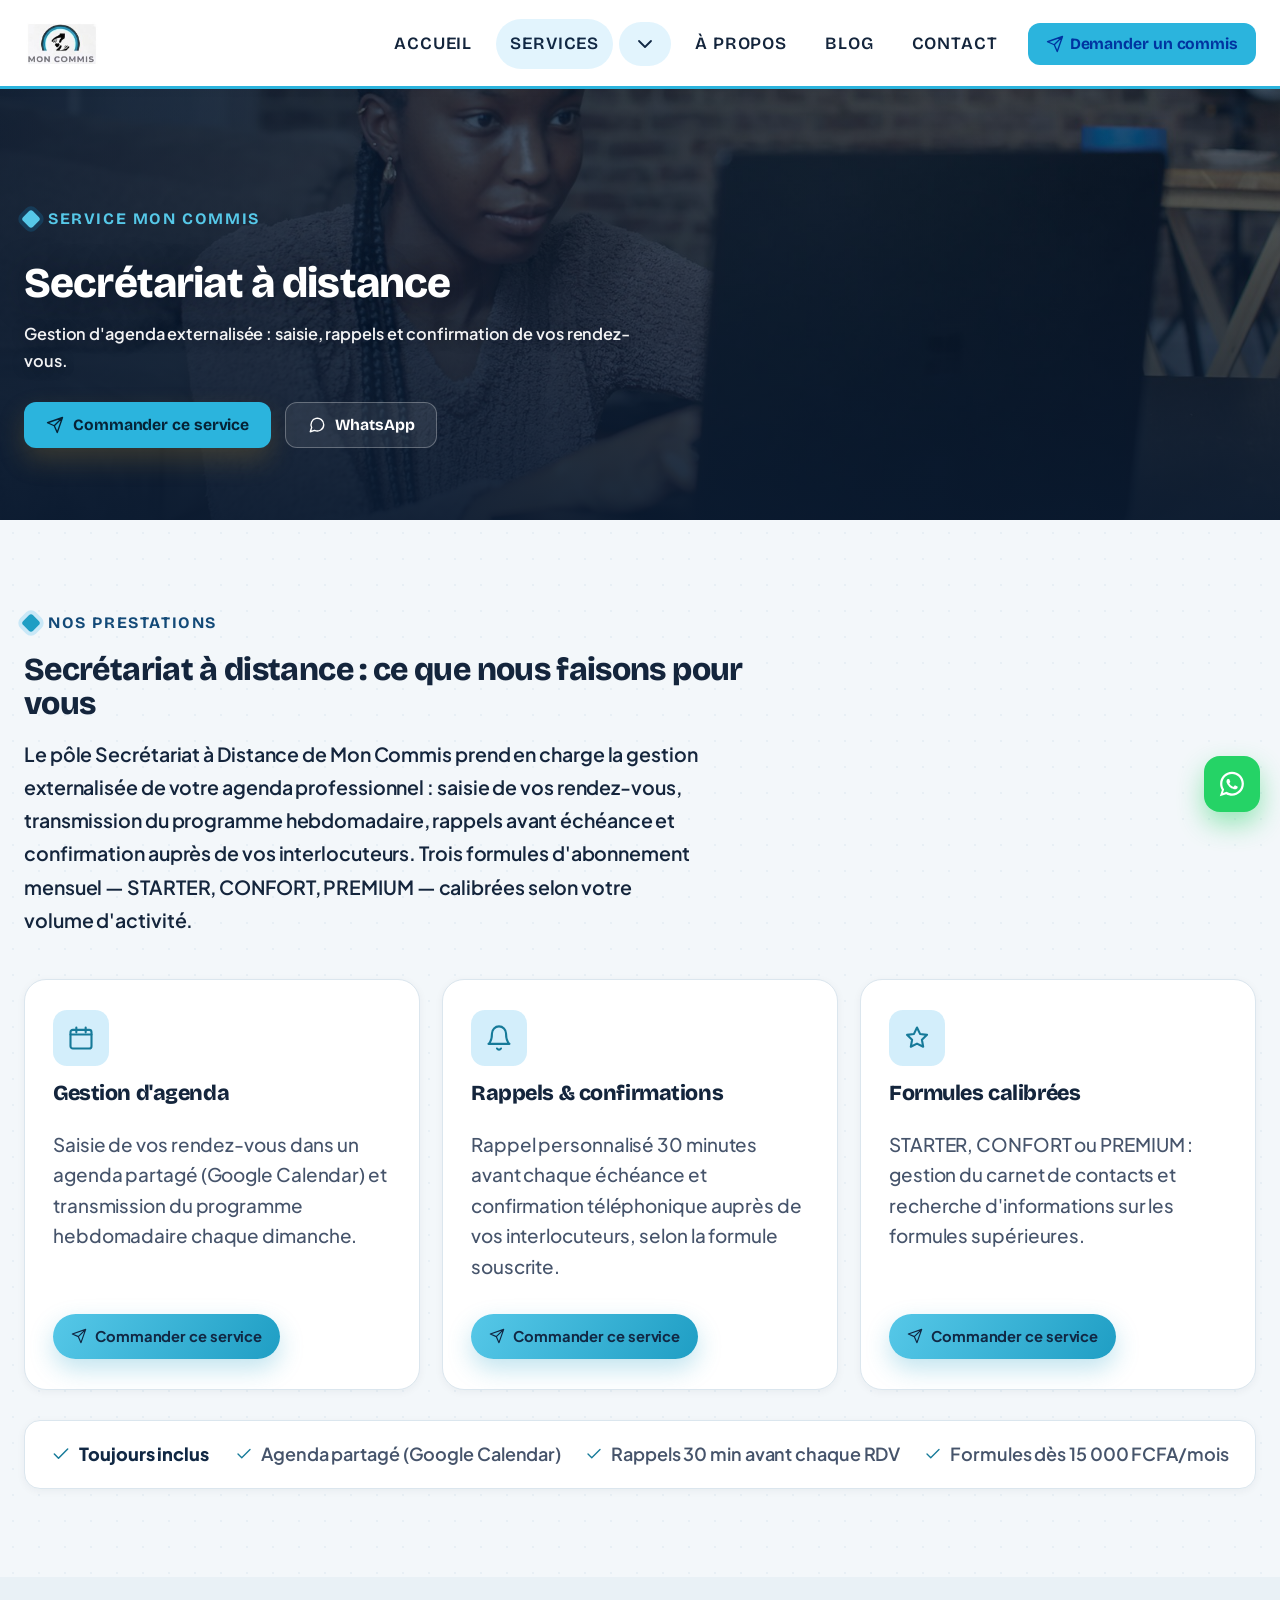
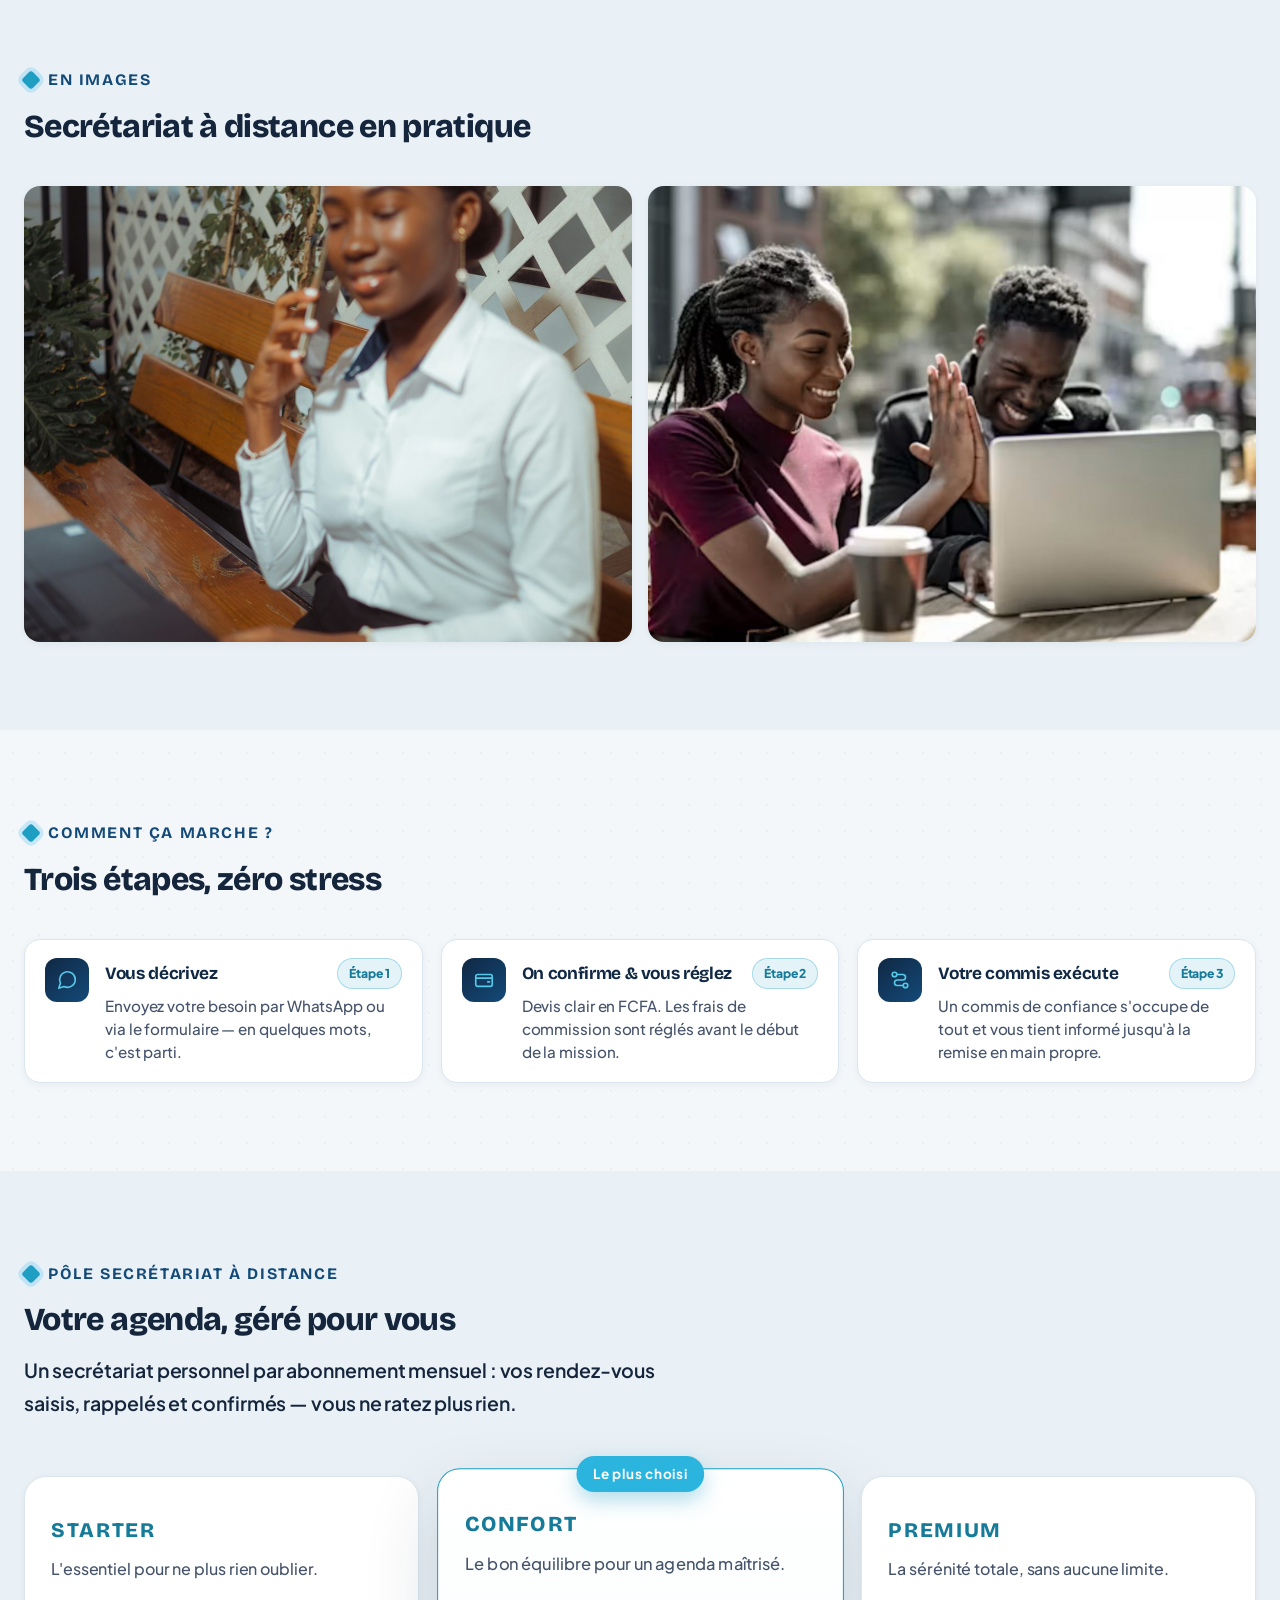
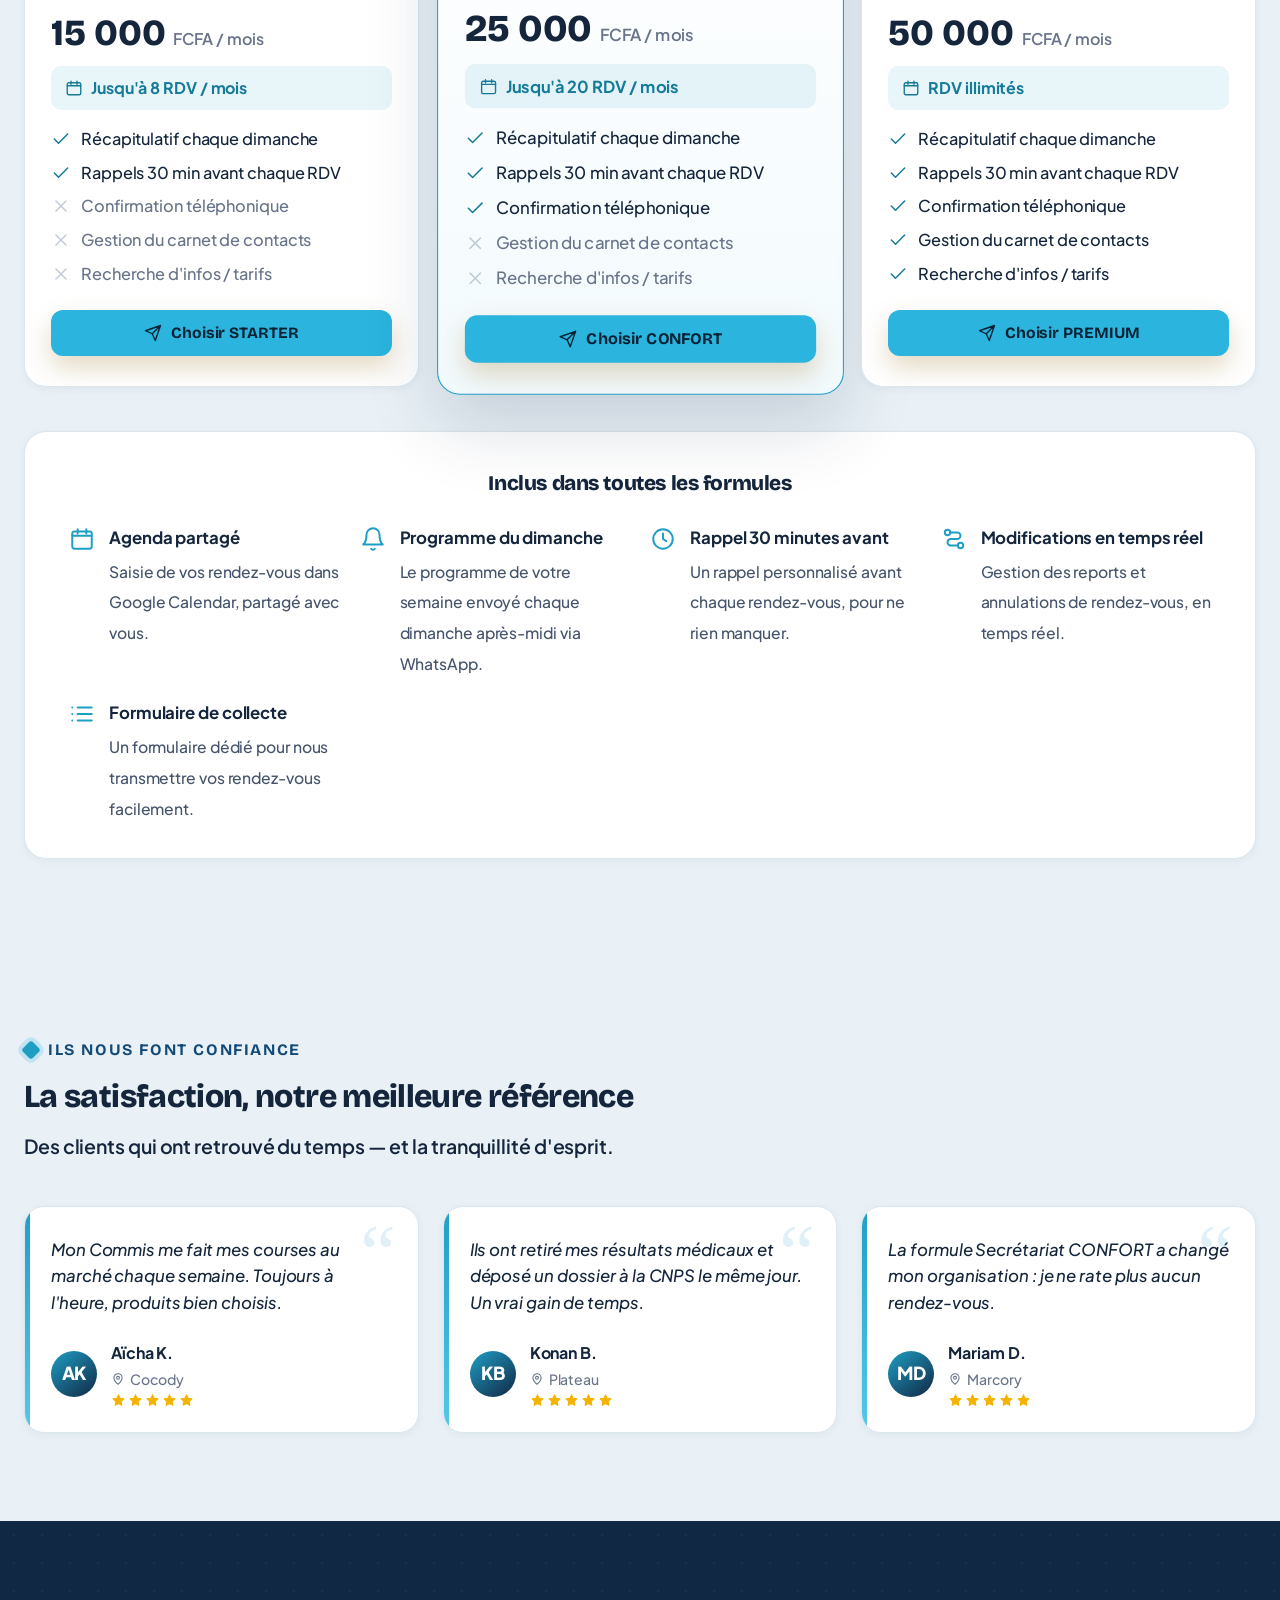
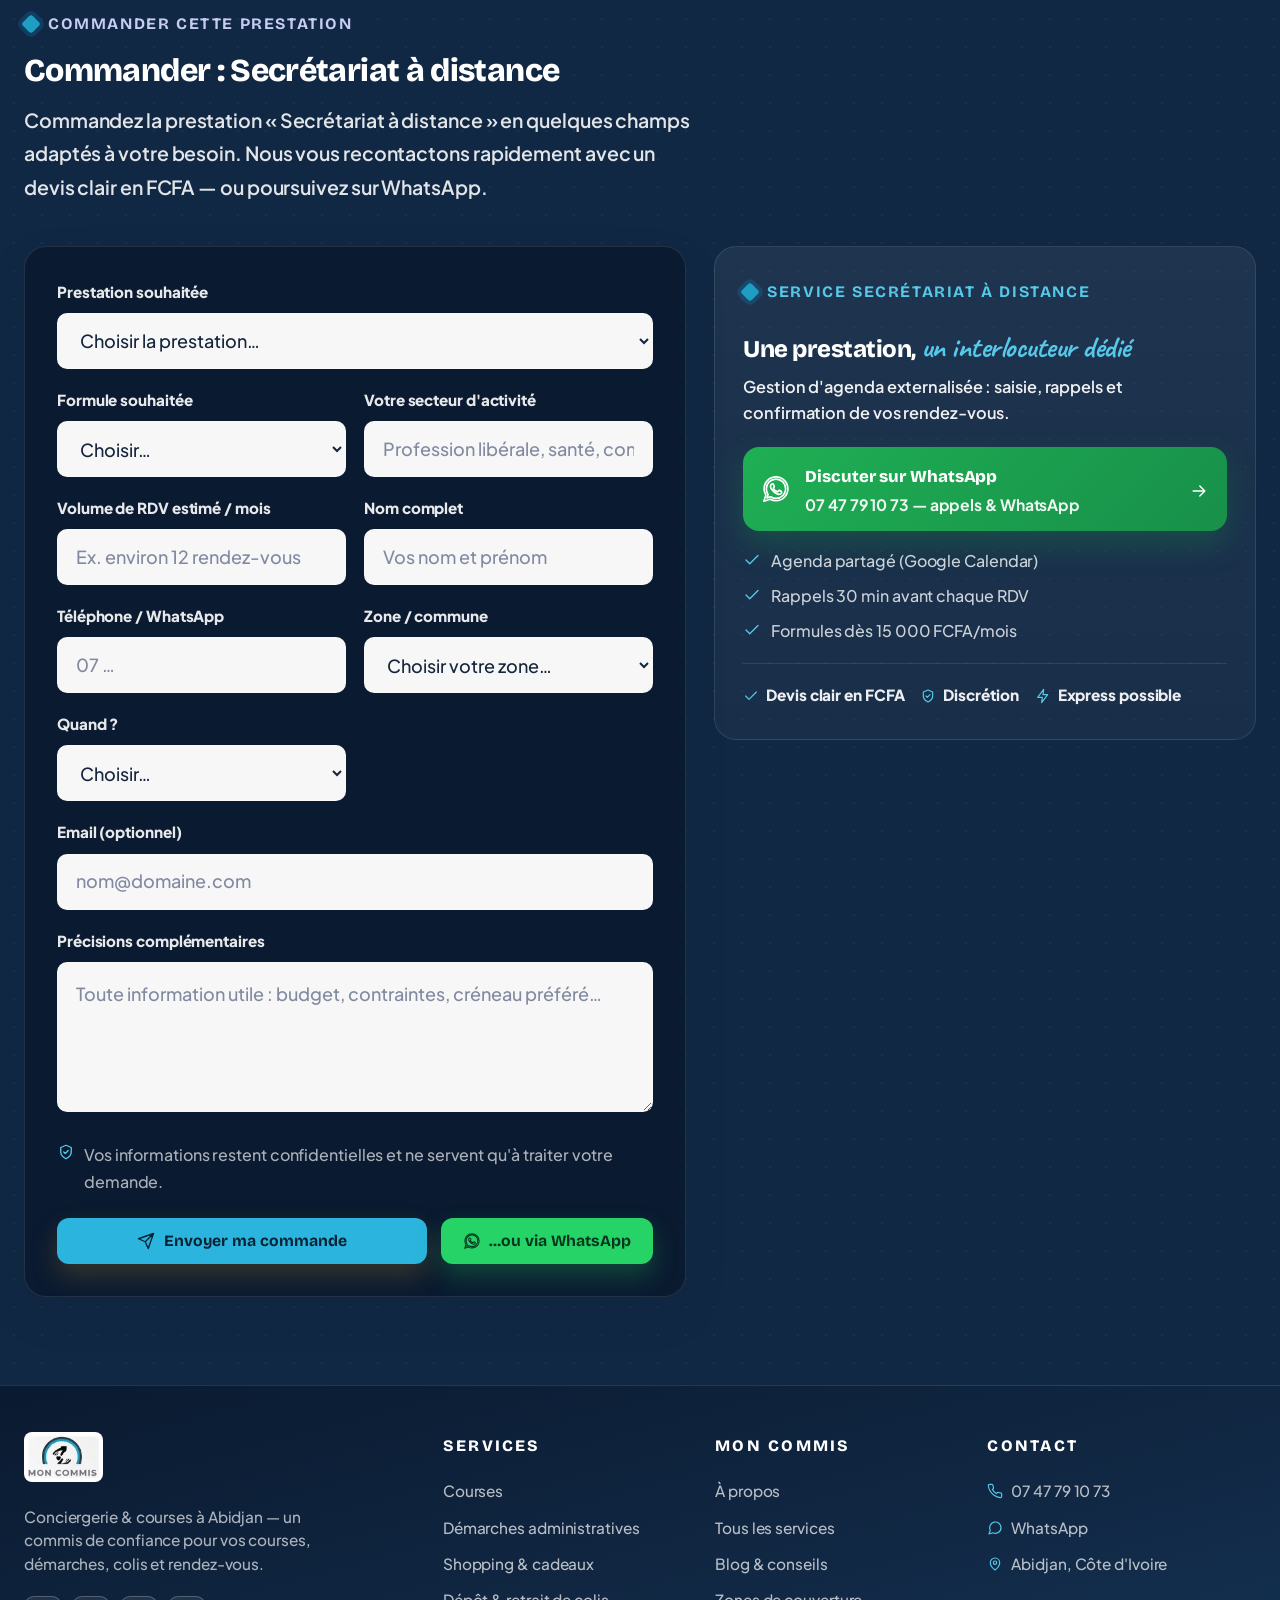
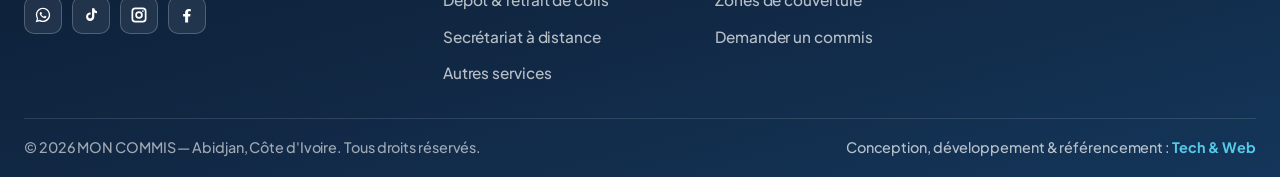
<file: secretariat.html>
<!doctype html>
<html lang="fr">
<head>
<meta charset="utf-8">
<meta name="viewport" content="width=device-width, initial-scale=1">
<title>Secrétariat à distance — STARTER, CONFORT, PREMIUM | Mon Commis</title>
<meta name="description" content="Le secrétariat à distance Mon Commis à Abidjan : formules STARTER (15 000), CONFORT (25 000) et PREMIUM (50 000 FCFA/mois). Agenda partagé, rappels, confirmations.">
<meta name="robots" content="index,follow,max-image-preview:large">
<meta name="author" content="MON COMMIS">
<meta name="designer" content="Tech &amp; Web — tech-and-web.com">
<link rel="author" href="https://tech-and-web.com">
<meta name="format-detection" content="telephone=no">
<meta name="theme-color" content="#112844">
<link rel="canonical" href="https://moncommis.ci/secretariat.html">
<link rel="icon" href="favicon.ico" sizes="any">
<link rel="icon" type="image/png" sizes="32x32" href="favicon-32x32.png">
<link rel="apple-touch-icon" sizes="180x180" href="apple-touch-icon.png">
<link rel="manifest" href="site.webmanifest">
<meta property="og:site_name" content="Mon Commis">
<meta property="og:type" content="article">
<meta property="og:locale" content="fr_CI">
<meta property="og:title" content="Secrétariat à distance — STARTER, CONFORT, PREMIUM | Mon Commis">
<meta property="og:description" content="Le secrétariat à distance Mon Commis à Abidjan : formules STARTER (15 000), CONFORT (25 000) et PREMIUM (50 000 FCFA/mois). Agenda partagé, rappels, confirmations.">
<meta property="og:url" content="https://moncommis.ci/secretariat.html">
<meta property="og:image" content="https://moncommis.ci/img/brand/og-mon-commis.jpg">
<meta name="twitter:card" content="summary_large_image">
<meta name="twitter:image" content="https://moncommis.ci/img/brand/og-mon-commis.jpg">
<link rel="preconnect" href="https://fonts.googleapis.com">
<link rel="preconnect" href="https://fonts.gstatic.com" crossorigin>
<link href="https://fonts.googleapis.com/css2?family=Bricolage+Grotesque:opsz,wght@12..96,600;12..96,700;12..96,800&family=Hanken+Grotesk:wght@400;500;600;700;800&family=Caveat:wght@600;700&display=swap" rel="stylesheet">
<link href="css/commis-premium.css?v=20260629c3" rel="stylesheet">
<link href="css/commis-brand.css?v=20260629c3" rel="stylesheet">
<script>window.COMMIS_API_URL="/api/demandes/";</script>
<script type="application/ld+json">{"@context": "https://schema.org", "@graph": [{"@type": "LocalBusiness", "@id": "https://moncommis.ci/#business", "name": "MON COMMIS", "url": "https://moncommis.ci/", "image": "https://moncommis.ci/img/brand/og-mon-commis.jpg", "logo": "https://moncommis.ci/img/brand/logo-mon-commis.png", "telephone": "+2250747791073", "email": "contact@moncommis.ci", "priceRange": "FCFA", "description": "Conciergerie & courses à Abidjan : courses au marché, pharmacie, démarches administratives, shopping, colis et secrétariat à distance.", "address": {"@type": "PostalAddress", "addressLocality": "Abidjan", "addressCountry": "CI"}, "geo": {"@type": "GeoCoordinates", "latitude": "5.3599517", "longitude": "-4.0082563"}, "areaServed": "Abidjan", "currenciesAccepted": "XOF", "contactPoint": {"@type": "ContactPoint", "telephone": "+2250747791073", "contactType": "customer service", "areaServed": "CI", "availableLanguage": ["fr"]}}, {"@type": "WebSite", "@id": "https://moncommis.ci/#website", "name": "Mon Commis", "url": "https://moncommis.ci/", "inLanguage": "fr-CI", "publisher": {"@id": "https://moncommis.ci/#business"}, "creator": {"@id": "https://tech-and-web.com/#agency"}}, {"@type": ["Organization", "ProfessionalService"], "@id": "https://tech-and-web.com/#agency", "name": "Tech & Web", "url": "https://tech-and-web.com", "description": "Agence digitale : conception de sites web, d'applications métier et de solutions numériques sur mesure, avec optimisation pour le référencement (moteurs de recherche et assistants IA).", "knowsAbout": ["Conception de sites web", "Développement d'applications", "Référencement (SEO)", "Indexation par les assistants IA", "Solutions digitales sur mesure"]}, {"@type": "Service", "@id": "https://moncommis.ci/secretariat.html#webpage", "url": "https://moncommis.ci/secretariat.html", "name": "Secrétariat à distance — STARTER, CONFORT, PREMIUM | Mon Commis", "description": "Le secrétariat à distance Mon Commis à Abidjan : formules STARTER (15 000), CONFORT (25 000) et PREMIUM (50 000 FCFA/mois). Agenda partagé, rappels, confirmations.", "isPartOf": {"@id": "https://moncommis.ci/#website"}, "about": {"@id": "https://moncommis.ci/#business"}, "inLanguage": "fr-CI"}]}</script>
</head>
<body class="page-inner">
<a class="skip-link" href="#main">Aller au contenu</a>
<header class="site-header">
  <div class="container">
    <div class="header-inner">
      <a class="site-brand" href="index.html" aria-label="MON COMMIS — accueil"><img class="site-logo-img" src="img/brand/logo-mon-commis.jpg" alt="MON COMMIS — conciergerie & courses, Abidjan" width="170" height="108"></a>
      <button class="menu-toggle" type="button" aria-expanded="false" aria-controls="site-nav" aria-label="Ouvrir la navigation"><span></span><span></span><span></span></button>
      <nav class="site-nav" id="site-nav" aria-label="Navigation principale">
        <a class="nav-link" href="index.html">Accueil</a>
        <div class="nav-dropdown nav-dropdown-split">
          <div class="nav-dropdown-head">
            <a class="nav-link nav-link-parent is-active" href="services.html">Services</a>
            <button class="nav-link nav-dropdown-toggle nav-dropdown-toggle-icon" type="button" aria-expanded="false" aria-controls="serv-menu" aria-haspopup="true" aria-label="Afficher les services"><svg class="nx-svg" viewBox="0 0 24 24" aria-hidden="true"><path d="m6 9 6 6 6-6"/></svg></button>
          </div>
          <ul class="nav-dropdown-menu nav-dropdown-menu-list" id="serv-menu" role="menu">
<li role="none"><a class="nav-dropdown-link" href="service-courses.html" role="menuitem">Courses</a></li>
<li role="none"><a class="nav-dropdown-link" href="service-demarches.html" role="menuitem">Démarches administratives</a></li>
<li role="none"><a class="nav-dropdown-link" href="service-shopping.html" role="menuitem">Shopping & cadeaux</a></li>
<li role="none"><a class="nav-dropdown-link" href="service-colis.html" role="menuitem">Dépôt & retrait de colis</a></li>
<li role="none"><a class="nav-dropdown-link" href="secretariat.html" role="menuitem">Secrétariat à distance</a></li>
<li role="none"><a class="nav-dropdown-link" href="service-autres.html" role="menuitem">Autres services</a></li>
<li role="none"><a class="nav-dropdown-link" href="services.html" role="menuitem">Tous nos services &rarr;</a></li>
          </ul>
        </div>
        <a class="nav-link" href="a-propos.html">À propos</a>
        <a class="nav-link" href="blog.html">Blog</a>
        <a class="nav-link" href="contact.html">Contact</a>
        <a class="nav-cta" href="contact.html"><svg class="nx-svg" viewBox="0 0 24 24" aria-hidden="true"><path d="M22 2 11 13M22 2l-7 20-4-9-9-4 20-7z"/></svg> Demander un commis</a>
      </nav>
    </div>
  </div>
</header>
<main id="main">
<section class="mc-service-hero">
  <img class="mc-service-hero-bg" src="img/services/secretariat.jpg" alt="" aria-hidden="true" fetchpriority="high" decoding="async">
  <div class="container">
    <div class="mc-service-hero-copy reveal">
      <span class="nx-eyebrow nx-eyebrow-light">Service Mon Commis</span>
      <h1 class="mc-service-hero-title">Secrétariat à distance</h1>
      <p class="lead">Gestion d'agenda externalisée : saisie, rappels et confirmation de vos rendez-vous.</p>
      <div class="nx-hero-cta">
        <a class="btn-lime" href="#commander"><svg class="nx-svg" viewBox="0 0 24 24" aria-hidden="true"><path d="M22 2 11 13M22 2l-7 20-4-9-9-4 20-7z"/></svg> Commander ce service</a>
        <a class="btn-secondary btn-on-dark" href="https://wa.me/2250747791073" target="_blank" rel="noopener noreferrer"><svg class="nx-svg" viewBox="0 0 24 24" aria-hidden="true"><path d="M21 11.5a8.5 8.5 0 0 1-12.3 7.6L3 21l1.9-5.7A8.5 8.5 0 1 1 21 11.5z"/></svg> WhatsApp</a>
      </div>
    </div>
  </div>
</section><section class="section" id="prestations">
  <div class="container">
    <div class="section-header reveal"><div class="section-heading">
      <span class="nx-eyebrow">Nos prestations</span>
      <h2 class="section-title">Secrétariat à distance : ce que nous faisons pour vous</h2>
      <p class="section-copy">Le pôle Secrétariat à Distance de Mon Commis prend en charge la gestion externalisée de votre agenda professionnel : saisie de vos rendez-vous, transmission du programme hebdomadaire, rappels avant échéance et confirmation auprès de vos interlocuteurs. Trois formules d'abonnement mensuel — STARTER, CONFORT, PREMIUM — calibrées selon votre volume d'activité.</p>
    </div></div>
    <div class="nx-grid cols-3"><article class="nx-card mc-presta-card reveal"><span class="nx-ico is-lime"><svg class="nx-svg" viewBox="0 0 24 24" aria-hidden="true"><rect x="3" y="5" width="18" height="16" rx="2"/><path d="M3 9h18M8 3v4M16 3v4"/></svg></span><h3>Gestion d'agenda</h3><p>Saisie de vos rendez-vous dans un agenda partagé (Google Calendar) et transmission du programme hebdomadaire chaque dimanche.</p><a class="mc-presta-order" href="#commander" data-order-prestation="Gestion d'agenda"><svg class="nx-svg" viewBox="0 0 24 24" aria-hidden="true"><path d="M22 2 11 13M22 2l-7 20-4-9-9-4 20-7z"/></svg> Commander ce service</a></article>
<article class="nx-card mc-presta-card reveal"><span class="nx-ico is-lime"><svg class="nx-svg" viewBox="0 0 24 24" aria-hidden="true"><path d="M18 8a6 6 0 1 0-12 0c0 7-3 9-3 9h18s-3-2-3-9"/><path d="M13.7 21a2 2 0 0 1-3.4 0"/></svg></span><h3>Rappels & confirmations</h3><p>Rappel personnalisé 30 minutes avant chaque échéance et confirmation téléphonique auprès de vos interlocuteurs, selon la formule souscrite.</p><a class="mc-presta-order" href="#commander" data-order-prestation="Rappels & confirmations"><svg class="nx-svg" viewBox="0 0 24 24" aria-hidden="true"><path d="M22 2 11 13M22 2l-7 20-4-9-9-4 20-7z"/></svg> Commander ce service</a></article>
<article class="nx-card mc-presta-card reveal"><span class="nx-ico is-lime"><svg class="nx-svg" viewBox="0 0 24 24" aria-hidden="true"><path d="m12 3 2.6 5.5 6 .8-4.4 4.2 1.1 6L12 16.8 6.7 19.5l1.1-6L3.4 9.3l6-.8L12 3z"/></svg></span><h3>Formules calibrées</h3><p>STARTER, CONFORT ou PREMIUM : gestion du carnet de contacts et recherche d'informations sur les formules supérieures.</p><a class="mc-presta-order" href="#commander" data-order-prestation="Formules calibrées"><svg class="nx-svg" viewBox="0 0 24 24" aria-hidden="true"><path d="M22 2 11 13M22 2l-7 20-4-9-9-4 20-7z"/></svg> Commander ce service</a></article>
</div>
    <div class="mc-incl-band reveal"><span class="mc-incl-band-label"><svg class="nx-svg" viewBox="0 0 24 24" aria-hidden="true"><path d="M20 6 9 17l-5-5"/></svg> Toujours inclus</span><ul><li><svg class="nx-svg" viewBox="0 0 24 24" aria-hidden="true"><path d="M20 6 9 17l-5-5"/></svg><span>Agenda partagé (Google Calendar)</span></li><li><svg class="nx-svg" viewBox="0 0 24 24" aria-hidden="true"><path d="M20 6 9 17l-5-5"/></svg><span>Rappels 30 min avant chaque RDV</span></li><li><svg class="nx-svg" viewBox="0 0 24 24" aria-hidden="true"><path d="M20 6 9 17l-5-5"/></svg><span>Formules dès 15 000 FCFA/mois</span></li></ul></div>
  </div>
</section><section class="section section-soft">
  <div class="container">
    <div class="section-header reveal"><div class="section-heading">
      <span class="nx-eyebrow">En images</span>
      <h2 class="section-title">Secrétariat à distance en pratique</h2>
    </div></div>
    <div class="mc-gallery"><figure class="mc-gal-item reveal"><img src="img/services/secretariat-2.jpg" alt="Secrétariat à distance — Mon Commis Abidjan" loading="lazy" decoding="async"></figure>
<figure class="mc-gal-item reveal"><img src="img/services/secretariat-3.jpg" alt="Secrétariat à distance — Mon Commis Abidjan" loading="lazy" decoding="async"></figure>
</div>
  </div>
</section><section class="section">
  <div class="container">
    <div class="section-header reveal"><div class="section-heading">
      <span class="nx-eyebrow">Comment ça marche&nbsp;?</span>
      <h2 class="section-title">Trois étapes, zéro stress</h2>
    </div></div>
    <div class="mc-compact-grid mc-swipe"><article class="mc-compact-card reveal">
  <span class="mc-compact-ico"><svg class="nx-svg" viewBox="0 0 24 24" aria-hidden="true"><path d="M21 11.5a8.5 8.5 0 0 1-12.3 7.6L3 21l1.9-5.7A8.5 8.5 0 1 1 21 11.5z"/></svg></span>
  <div class="mc-compact-body">
    <div class="mc-compact-head"><h3>Vous décrivez</h3><span class="mc-compact-badge">Étape 1</span></div>
    <p class="mc-compact-text">Envoyez votre besoin par WhatsApp ou via le formulaire — en quelques mots, c'est parti.</p>
    
  </div>
</article>
<article class="mc-compact-card reveal">
  <span class="mc-compact-ico"><svg class="nx-svg" viewBox="0 0 24 24" aria-hidden="true"><rect x="3" y="6" width="18" height="13" rx="2"/><path d="M3 10h18M16 14h2"/></svg></span>
  <div class="mc-compact-body">
    <div class="mc-compact-head"><h3>On confirme & vous réglez</h3><span class="mc-compact-badge">Étape 2</span></div>
    <p class="mc-compact-text">Devis clair en FCFA. Les frais de commission sont réglés avant le début de la mission.</p>
    
  </div>
</article>
<article class="mc-compact-card reveal">
  <span class="mc-compact-ico"><svg class="nx-svg" viewBox="0 0 24 24" aria-hidden="true"><circle cx="6" cy="6" r="2.5"/><circle cx="18" cy="18" r="2.5"/><path d="M8.5 6H15a3 3 0 0 1 0 6H9a3 3 0 0 0 0 6h6.5"/></svg></span>
  <div class="mc-compact-body">
    <div class="mc-compact-head"><h3>Votre commis exécute</h3><span class="mc-compact-badge">Étape 3</span></div>
    <p class="mc-compact-text">Un commis de confiance s'occupe de tout et vous tient informé jusqu'à la remise en main propre.</p>
    
  </div>
</article>
</div>
  </div>
</section><section class="section section-soft" id="formules">
  <div class="container">
    <div class="section-header reveal"><div class="section-heading">
      <span class="nx-eyebrow">Pôle Secrétariat à Distance</span>
      <h2 class="section-title">Votre agenda, géré pour vous</h2>
      <p class="section-copy">Un secrétariat personnel par abonnement mensuel : vos rendez-vous saisis, rappelés et confirmés — vous ne ratez plus rien.</p>
    </div></div>
    <div class="nx-grid cols-3 nx-prices mc-swipe"><article class="nx-price-card reveal">
  
  <h3 class="nx-price-name">STARTER</h3>
  <p class="nx-price-punch">L'essentiel pour ne plus rien oublier.</p>
  <div class="nx-price-amount"><strong>15 000</strong><span>FCFA / mois</span></div>
  <p class="nx-price-rdv"><svg class="nx-svg" viewBox="0 0 24 24" aria-hidden="true"><rect x="3" y="5" width="18" height="16" rx="2"/><path d="M3 9h18M8 3v4M16 3v4"/></svg> Jusqu'à 8 RDV / mois</p>
  <ul class="nx-price-feats"><li class="is-on"><svg class="nx-svg" viewBox="0 0 24 24" aria-hidden="true"><path d="M20 6 9 17l-5-5"/></svg><span>Récapitulatif chaque dimanche</span></li><li class="is-on"><svg class="nx-svg" viewBox="0 0 24 24" aria-hidden="true"><path d="M20 6 9 17l-5-5"/></svg><span>Rappels 30 min avant chaque RDV</span></li><li class="is-off"><svg class="nx-svg" viewBox="0 0 24 24" aria-hidden="true"><path d="M6 6l12 12M18 6 6 18"/></svg><span>Confirmation téléphonique</span></li><li class="is-off"><svg class="nx-svg" viewBox="0 0 24 24" aria-hidden="true"><path d="M6 6l12 12M18 6 6 18"/></svg><span>Gestion du carnet de contacts</span></li><li class="is-off"><svg class="nx-svg" viewBox="0 0 24 24" aria-hidden="true"><path d="M6 6l12 12M18 6 6 18"/></svg><span>Recherche d'infos / tarifs</span></li></ul>
  <a class="btn-lime nx-price-cta" href="contact.html?formule=starter"><svg class="nx-svg" viewBox="0 0 24 24" aria-hidden="true"><path d="M22 2 11 13M22 2l-7 20-4-9-9-4 20-7z"/></svg> Choisir STARTER</a>
</article>
<article class="nx-price-card reveal is-featured">
  <span class="nx-price-badge">Le plus choisi</span>
  <h3 class="nx-price-name">CONFORT</h3>
  <p class="nx-price-punch">Le bon équilibre pour un agenda maîtrisé.</p>
  <div class="nx-price-amount"><strong>25 000</strong><span>FCFA / mois</span></div>
  <p class="nx-price-rdv"><svg class="nx-svg" viewBox="0 0 24 24" aria-hidden="true"><rect x="3" y="5" width="18" height="16" rx="2"/><path d="M3 9h18M8 3v4M16 3v4"/></svg> Jusqu'à 20 RDV / mois</p>
  <ul class="nx-price-feats"><li class="is-on"><svg class="nx-svg" viewBox="0 0 24 24" aria-hidden="true"><path d="M20 6 9 17l-5-5"/></svg><span>Récapitulatif chaque dimanche</span></li><li class="is-on"><svg class="nx-svg" viewBox="0 0 24 24" aria-hidden="true"><path d="M20 6 9 17l-5-5"/></svg><span>Rappels 30 min avant chaque RDV</span></li><li class="is-on"><svg class="nx-svg" viewBox="0 0 24 24" aria-hidden="true"><path d="M20 6 9 17l-5-5"/></svg><span>Confirmation téléphonique</span></li><li class="is-off"><svg class="nx-svg" viewBox="0 0 24 24" aria-hidden="true"><path d="M6 6l12 12M18 6 6 18"/></svg><span>Gestion du carnet de contacts</span></li><li class="is-off"><svg class="nx-svg" viewBox="0 0 24 24" aria-hidden="true"><path d="M6 6l12 12M18 6 6 18"/></svg><span>Recherche d'infos / tarifs</span></li></ul>
  <a class="btn-lime nx-price-cta" href="contact.html?formule=confort"><svg class="nx-svg" viewBox="0 0 24 24" aria-hidden="true"><path d="M22 2 11 13M22 2l-7 20-4-9-9-4 20-7z"/></svg> Choisir CONFORT</a>
</article>
<article class="nx-price-card reveal">
  
  <h3 class="nx-price-name">PREMIUM</h3>
  <p class="nx-price-punch">La sérénité totale, sans aucune limite.</p>
  <div class="nx-price-amount"><strong>50 000</strong><span>FCFA / mois</span></div>
  <p class="nx-price-rdv"><svg class="nx-svg" viewBox="0 0 24 24" aria-hidden="true"><rect x="3" y="5" width="18" height="16" rx="2"/><path d="M3 9h18M8 3v4M16 3v4"/></svg> RDV illimités</p>
  <ul class="nx-price-feats"><li class="is-on"><svg class="nx-svg" viewBox="0 0 24 24" aria-hidden="true"><path d="M20 6 9 17l-5-5"/></svg><span>Récapitulatif chaque dimanche</span></li><li class="is-on"><svg class="nx-svg" viewBox="0 0 24 24" aria-hidden="true"><path d="M20 6 9 17l-5-5"/></svg><span>Rappels 30 min avant chaque RDV</span></li><li class="is-on"><svg class="nx-svg" viewBox="0 0 24 24" aria-hidden="true"><path d="M20 6 9 17l-5-5"/></svg><span>Confirmation téléphonique</span></li><li class="is-on"><svg class="nx-svg" viewBox="0 0 24 24" aria-hidden="true"><path d="M20 6 9 17l-5-5"/></svg><span>Gestion du carnet de contacts</span></li><li class="is-on"><svg class="nx-svg" viewBox="0 0 24 24" aria-hidden="true"><path d="M20 6 9 17l-5-5"/></svg><span>Recherche d'infos / tarifs</span></li></ul>
  <a class="btn-lime nx-price-cta" href="contact.html?formule=premium"><svg class="nx-svg" viewBox="0 0 24 24" aria-hidden="true"><path d="M22 2 11 13M22 2l-7 20-4-9-9-4 20-7z"/></svg> Choisir PREMIUM</a>
</article>
</div>
    <div class="nx-incl-wrap reveal">
      <h3 class="nx-incl-title">Inclus dans toutes les formules</h3>
      <ul class="nx-incl-grid"><li class="nx-incl"><svg class="nx-svg" viewBox="0 0 24 24" aria-hidden="true"><rect x="3" y="5" width="18" height="16" rx="2"/><path d="M3 9h18M8 3v4M16 3v4"/></svg><div><strong>Agenda partagé</strong><span>Saisie de vos rendez-vous dans Google Calendar, partagé avec vous.</span></div></li>
<li class="nx-incl"><svg class="nx-svg" viewBox="0 0 24 24" aria-hidden="true"><path d="M18 8a6 6 0 1 0-12 0c0 7-3 9-3 9h18s-3-2-3-9"/><path d="M13.7 21a2 2 0 0 1-3.4 0"/></svg><div><strong>Programme du dimanche</strong><span>Le programme de votre semaine envoyé chaque dimanche après-midi via WhatsApp.</span></div></li>
<li class="nx-incl"><svg class="nx-svg" viewBox="0 0 24 24" aria-hidden="true"><circle cx="12" cy="12" r="9"/><path d="M12 7v5l3 2"/></svg><div><strong>Rappel 30 minutes avant</strong><span>Un rappel personnalisé avant chaque rendez-vous, pour ne rien manquer.</span></div></li>
<li class="nx-incl"><svg class="nx-svg" viewBox="0 0 24 24" aria-hidden="true"><circle cx="6" cy="6" r="2.5"/><circle cx="18" cy="18" r="2.5"/><path d="M8.5 6H15a3 3 0 0 1 0 6H9a3 3 0 0 0 0 6h6.5"/></svg><div><strong>Modifications en temps réel</strong><span>Gestion des reports et annulations de rendez-vous, en temps réel.</span></div></li>
<li class="nx-incl"><svg class="nx-svg" viewBox="0 0 24 24" aria-hidden="true"><path d="M8 6h13M8 12h13M8 18h13M3 6h.01M3 12h.01M3 18h.01"/></svg><div><strong>Formulaire de collecte</strong><span>Un formulaire dédié pour nous transmettre vos rendez-vous facilement.</span></div></li>
</ul>
    </div>
  </div>
</section><section class="section section-soft mc-trust">
  <div class="container">
    <div class="section-header reveal"><div class="section-heading">
      <span class="nx-eyebrow">Ils nous font confiance</span>
      <h2 class="section-title">La satisfaction, notre meilleure référence</h2>
      <p class="section-copy">Des clients qui ont retrouvé du temps — et la tranquillité d'esprit.</p>
    </div></div>
    <div class="mc-quote-grid mc-swipe"><article class="mc-quote reveal"><span class="mc-quote-mark" aria-hidden="true">&ldquo;</span><p class="mc-quote-text">Mon Commis me fait mes courses au marché chaque semaine. Toujours à l'heure, produits bien choisis.</p><div class="mc-quote-by"><span class="mc-quote-avatar">AK</span><span class="mc-quote-meta"><strong>Aïcha K.</strong><span><svg class="nx-svg" viewBox="0 0 24 24" aria-hidden="true"><path d="M12 21s-7-5.5-7-11a7 7 0 0 1 14 0c0 5.5-7 11-7 11z"/><circle cx="12" cy="10" r="2.5"/></svg> Cocody</span></span><span class="mc-quote-stars"><svg class="nx-svg" viewBox="0 0 24 24" aria-hidden="true"><path d="m12 3 2.6 5.5 6 .8-4.4 4.2 1.1 6L12 16.8 6.7 19.5l1.1-6L3.4 9.3l6-.8L12 3z"/></svg><svg class="nx-svg" viewBox="0 0 24 24" aria-hidden="true"><path d="m12 3 2.6 5.5 6 .8-4.4 4.2 1.1 6L12 16.8 6.7 19.5l1.1-6L3.4 9.3l6-.8L12 3z"/></svg><svg class="nx-svg" viewBox="0 0 24 24" aria-hidden="true"><path d="m12 3 2.6 5.5 6 .8-4.4 4.2 1.1 6L12 16.8 6.7 19.5l1.1-6L3.4 9.3l6-.8L12 3z"/></svg><svg class="nx-svg" viewBox="0 0 24 24" aria-hidden="true"><path d="m12 3 2.6 5.5 6 .8-4.4 4.2 1.1 6L12 16.8 6.7 19.5l1.1-6L3.4 9.3l6-.8L12 3z"/></svg><svg class="nx-svg" viewBox="0 0 24 24" aria-hidden="true"><path d="m12 3 2.6 5.5 6 .8-4.4 4.2 1.1 6L12 16.8 6.7 19.5l1.1-6L3.4 9.3l6-.8L12 3z"/></svg></span></div></article>
<article class="mc-quote reveal d1"><span class="mc-quote-mark" aria-hidden="true">&ldquo;</span><p class="mc-quote-text">Ils ont retiré mes résultats médicaux et déposé un dossier à la CNPS le même jour. Un vrai gain de temps.</p><div class="mc-quote-by"><span class="mc-quote-avatar">KB</span><span class="mc-quote-meta"><strong>Konan B.</strong><span><svg class="nx-svg" viewBox="0 0 24 24" aria-hidden="true"><path d="M12 21s-7-5.5-7-11a7 7 0 0 1 14 0c0 5.5-7 11-7 11z"/><circle cx="12" cy="10" r="2.5"/></svg> Plateau</span></span><span class="mc-quote-stars"><svg class="nx-svg" viewBox="0 0 24 24" aria-hidden="true"><path d="m12 3 2.6 5.5 6 .8-4.4 4.2 1.1 6L12 16.8 6.7 19.5l1.1-6L3.4 9.3l6-.8L12 3z"/></svg><svg class="nx-svg" viewBox="0 0 24 24" aria-hidden="true"><path d="m12 3 2.6 5.5 6 .8-4.4 4.2 1.1 6L12 16.8 6.7 19.5l1.1-6L3.4 9.3l6-.8L12 3z"/></svg><svg class="nx-svg" viewBox="0 0 24 24" aria-hidden="true"><path d="m12 3 2.6 5.5 6 .8-4.4 4.2 1.1 6L12 16.8 6.7 19.5l1.1-6L3.4 9.3l6-.8L12 3z"/></svg><svg class="nx-svg" viewBox="0 0 24 24" aria-hidden="true"><path d="m12 3 2.6 5.5 6 .8-4.4 4.2 1.1 6L12 16.8 6.7 19.5l1.1-6L3.4 9.3l6-.8L12 3z"/></svg><svg class="nx-svg" viewBox="0 0 24 24" aria-hidden="true"><path d="m12 3 2.6 5.5 6 .8-4.4 4.2 1.1 6L12 16.8 6.7 19.5l1.1-6L3.4 9.3l6-.8L12 3z"/></svg></span></div></article>
<article class="mc-quote reveal d2"><span class="mc-quote-mark" aria-hidden="true">&ldquo;</span><p class="mc-quote-text">La formule Secrétariat CONFORT a changé mon organisation : je ne rate plus aucun rendez-vous.</p><div class="mc-quote-by"><span class="mc-quote-avatar">MD</span><span class="mc-quote-meta"><strong>Mariam D.</strong><span><svg class="nx-svg" viewBox="0 0 24 24" aria-hidden="true"><path d="M12 21s-7-5.5-7-11a7 7 0 0 1 14 0c0 5.5-7 11-7 11z"/><circle cx="12" cy="10" r="2.5"/></svg> Marcory</span></span><span class="mc-quote-stars"><svg class="nx-svg" viewBox="0 0 24 24" aria-hidden="true"><path d="m12 3 2.6 5.5 6 .8-4.4 4.2 1.1 6L12 16.8 6.7 19.5l1.1-6L3.4 9.3l6-.8L12 3z"/></svg><svg class="nx-svg" viewBox="0 0 24 24" aria-hidden="true"><path d="m12 3 2.6 5.5 6 .8-4.4 4.2 1.1 6L12 16.8 6.7 19.5l1.1-6L3.4 9.3l6-.8L12 3z"/></svg><svg class="nx-svg" viewBox="0 0 24 24" aria-hidden="true"><path d="m12 3 2.6 5.5 6 .8-4.4 4.2 1.1 6L12 16.8 6.7 19.5l1.1-6L3.4 9.3l6-.8L12 3z"/></svg><svg class="nx-svg" viewBox="0 0 24 24" aria-hidden="true"><path d="m12 3 2.6 5.5 6 .8-4.4 4.2 1.1 6L12 16.8 6.7 19.5l1.1-6L3.4 9.3l6-.8L12 3z"/></svg><svg class="nx-svg" viewBox="0 0 24 24" aria-hidden="true"><path d="m12 3 2.6 5.5 6 .8-4.4 4.2 1.1 6L12 16.8 6.7 19.5l1.1-6L3.4 9.3l6-.8L12 3z"/></svg></span></div></article>
</div>
  </div>
</section><section id="commander" class="section section-dark nx-contact mc-order">
  <div class="container">
    <div class="section-header reveal"><div class="section-heading">
      <span class="nx-eyebrow">Commander cette prestation</span>
      <h2 class="section-title">Commander : Secrétariat à distance</h2>
      <p class="section-copy">Commandez la prestation « Secrétariat à distance » en quelques champs adaptés à votre besoin. Nous vous recontactons rapidement avec un devis clair en FCFA — ou poursuivez sur WhatsApp.</p>
    </div></div>
    <div class="contact-layout">
      <div class="form-shell reveal">
        <form id="contact-brief" data-wa="2250747791073" novalidate>
          <select hidden name="project_type" data-field data-label="Service"><option value="Secrétariat à distance" selected>Secrétariat à distance</option></select>
          <div class="form-grid">
            <div class="form-group full"><label class="form-label" for="prestation-select">Prestation souhaitée</label><select class="form-control" id="prestation-select" name="prestation" data-field data-label="Prestation"><option value="">Choisir la prestation…</option><option value="Gestion d'agenda">Gestion d'agenda</option><option value="Rappels & confirmations">Rappels & confirmations</option><option value="Formules calibrées">Formules calibrées</option><option value="Plusieurs prestations / autre">Plusieurs prestations / autre</option></select></div>
            <div class="form-group"><label class="form-label" for="sc-formule">Formule souhaitée</label><select class="form-control" id="sc-formule" name="sc_formule" data-field data-label="Formule souhaitée"><option value="">Choisir…</option><option>STARTER — 15 000 FCFA/mois</option><option>CONFORT — 25 000 FCFA/mois</option><option>PREMIUM — 50 000 FCFA/mois</option><option>À conseiller selon mon activité</option></select></div>
<div class="form-group"><label class="form-label" for="sc-secteur">Votre secteur d'activité</label><input class="form-control" id="sc-secteur" name="sc_secteur" type="text" placeholder="Profession libérale, santé, commerce, BTP…" data-field data-label="Votre secteur d'activité"></div>
<div class="form-group"><label class="form-label" for="sc-volume">Volume de RDV estimé / mois</label><input class="form-control" id="sc-volume" name="sc_volume" type="text" placeholder="Ex. environ 12 rendez-vous" data-field data-label="Volume de RDV estimé / mois"></div>
            <div class="form-group"><label class="form-label" for="full-name">Nom complet</label><input class="form-control" id="full-name" name="full_name" type="text" autocomplete="name" placeholder="Vos nom et prénom" data-field data-label="Nom"></div>
            <div class="form-group"><label class="form-label" for="phone-number">Téléphone / WhatsApp</label><input class="form-control" id="phone-number" name="phone_number" type="tel" autocomplete="tel" placeholder="07 …" data-field data-label="Téléphone"></div>
            <div class="form-group"><label class="form-label" for="zone">Zone / commune</label><select class="form-control" id="zone" name="location" data-field data-label="Zone"><option value="">Choisir votre zone…</option><option value="Zone Standard">Zone Standard</option><option value="Zone Étendue">Zone Étendue</option><option value="Zone Spéciale">Zone Spéciale</option></select></div>
            <div class="form-group"><label class="form-label" for="echeance">Quand ?</label><select class="form-control" id="echeance" name="timeline" data-field data-label="Échéance"><option value="">Choisir…</option><option>Dès que possible</option><option value="Urgent (dans l'heure, +50%)">Urgent — dans l'heure (+50 %)</option><option>Aujourd'hui</option><option>Cette semaine</option></select></div>
            <div class="form-group full"><label class="form-label" for="email-address">Email (optionnel)</label><input class="form-control" id="email-address" name="email_address" type="email" autocomplete="email" placeholder="nom@domaine.com" data-field data-label="Email"></div>
            <div class="form-group full"><label class="form-label" for="project-message">Précisions complémentaires</label><textarea class="form-control" id="project-message" name="project_message" placeholder="Toute information utile : budget, contraintes, créneau préféré…" data-field data-label="Précisions"></textarea></div>
          </div>
          <p class="form-note"><svg class="nx-svg" viewBox="0 0 24 24" aria-hidden="true"><path d="M12 3 5 6v6c0 4 3 7 7 9 4-2 7-5 7-9V6l-7-3z"/><path d="m9 12 2 2 4-4"/></svg> Vos informations restent confidentielles et ne servent qu'à traiter votre demande.</p>
          <div class="nx-contact-actions">
            <button class="btn-lime" type="submit"><svg class="nx-svg" viewBox="0 0 24 24" aria-hidden="true"><path d="M22 2 11 13M22 2l-7 20-4-9-9-4 20-7z"/></svg> Envoyer ma commande</button>
            <button class="btn-wa" type="button" data-wa-contact data-wa="2250747791073"><svg class="nx-svg" viewBox="0 0 32 32" aria-hidden="true"><path d="M16 3C9 3 3.3 8.7 3.3 15.7c0 2.4.7 4.7 1.9 6.7L3 29l6.8-2.1c1.9 1 4 1.6 6.2 1.6 7 0 12.7-5.7 12.7-12.7S23 3 16 3Zm0 23c-1.9 0-3.7-.5-5.3-1.5l-.4-.2-3.9 1.2 1.2-3.8-.3-.4c-1.1-1.7-1.6-3.6-1.6-5.6C5.7 10 10.3 5.4 16 5.4S26.3 10 26.3 15.7 21.7 26 16 26Zm5.7-7.5c-.3-.2-1.8-.9-2.1-1-.3-.1-.5-.2-.7.2-.2.3-.8 1-.9 1.2-.2.2-.3.2-.6.1-.3-.2-1.3-.5-2.5-1.5-.9-.8-1.5-1.8-1.7-2.1-.2-.3 0-.5.1-.6l.5-.5c.1-.2.2-.3.3-.5.1-.2 0-.4 0-.5l-.9-2.2c-.2-.6-.5-.5-.7-.5h-.6c-.2 0-.5.1-.8.4-.3.3-1 1-1 2.4s1.1 2.8 1.2 3c.2.2 2.1 3.2 5 4.5.7.3 1.2.5 1.7.6.7.2 1.3.2 1.8.1.6-.1 1.8-.7 2-1.4.3-.7.3-1.3.2-1.4-.1-.1-.3-.2-.6-.4Z"/></svg> …ou via WhatsApp</button>
          </div>
          <div class="form-success" hidden><svg class="nx-svg" viewBox="0 0 24 24" aria-hidden="true"><path d="M20 6 9 17l-5-5"/></svg> Merci ! Votre commande est bien reçue. Mon Commis vous recontacte rapidement.</div>
          <div class="form-error" hidden style="color:#ffd0d0;margin-top:12px;font-weight:600;"></div>
        </form>
      </div>
      <aside class="nx-contact-card reveal d1">
        <span class="nx-eyebrow">Service Secrétariat à distance</span>
        <h3>Une prestation, <span class="nx-script">un interlocuteur dédié</span></h3>
        <p>Gestion d'agenda externalisée : saisie, rappels et confirmation de vos rendez-vous.</p>
        <a class="nx-contact-wa" href="https://wa.me/2250747791073" target="_blank" rel="noopener noreferrer">
          <span class="nx-contact-wa-ico"><svg class="nx-svg" viewBox="0 0 32 32" aria-hidden="true"><path d="M16 3C9 3 3.3 8.7 3.3 15.7c0 2.4.7 4.7 1.9 6.7L3 29l6.8-2.1c1.9 1 4 1.6 6.2 1.6 7 0 12.7-5.7 12.7-12.7S23 3 16 3Zm0 23c-1.9 0-3.7-.5-5.3-1.5l-.4-.2-3.9 1.2 1.2-3.8-.3-.4c-1.1-1.7-1.6-3.6-1.6-5.6C5.7 10 10.3 5.4 16 5.4S26.3 10 26.3 15.7 21.7 26 16 26Zm5.7-7.5c-.3-.2-1.8-.9-2.1-1-.3-.1-.5-.2-.7.2-.2.3-.8 1-.9 1.2-.2.2-.3.2-.6.1-.3-.2-1.3-.5-2.5-1.5-.9-.8-1.5-1.8-1.7-2.1-.2-.3 0-.5.1-.6l.5-.5c.1-.2.2-.3.3-.5.1-.2 0-.4 0-.5l-.9-2.2c-.2-.6-.5-.5-.7-.5h-.6c-.2 0-.5.1-.8.4-.3.3-1 1-1 2.4s1.1 2.8 1.2 3c.2.2 2.1 3.2 5 4.5.7.3 1.2.5 1.7.6.7.2 1.3.2 1.8.1.6-.1 1.8-.7 2-1.4.3-.7.3-1.3.2-1.4-.1-.1-.3-.2-.6-.4Z"/></svg></span>
          <span class="nx-contact-wa-txt"><strong>Discuter sur WhatsApp</strong><small>07 47 79 10 73 — appels & WhatsApp</small></span>
          <span class="nx-contact-wa-arr"><svg class="nx-svg" viewBox="0 0 24 24" aria-hidden="true"><path d="M5 12h14M13 6l6 6-6 6"/></svg></span>
        </a>
        <ul class="nx-list" style="margin-top:18px">
          <li><svg class="nx-svg" viewBox="0 0 24 24" aria-hidden="true"><path d="M20 6 9 17l-5-5"/></svg><span>Agenda partagé (Google Calendar)</span></li><li><svg class="nx-svg" viewBox="0 0 24 24" aria-hidden="true"><path d="M20 6 9 17l-5-5"/></svg><span>Rappels 30 min avant chaque RDV</span></li><li><svg class="nx-svg" viewBox="0 0 24 24" aria-hidden="true"><path d="M20 6 9 17l-5-5"/></svg><span>Formules dès 15 000 FCFA/mois</span></li>
        </ul>
        <div class="nx-contact-trust">
          <span><svg class="nx-svg" viewBox="0 0 24 24" aria-hidden="true"><path d="M20 6 9 17l-5-5"/></svg> Devis clair en FCFA</span>
          <span><svg class="nx-svg" viewBox="0 0 24 24" aria-hidden="true"><path d="M12 3 5 6v6c0 4 3 7 7 9 4-2 7-5 7-9V6l-7-3z"/><path d="m9 12 2 2 4-4"/></svg> Discrétion</span>
          <span><svg class="nx-svg" viewBox="0 0 24 24" aria-hidden="true"><path d="M13 2 4 14h7l-1 8 9-12h-7l1-8z"/></svg> Express possible</span>
        </div>
      </aside>
    </div>
  </div>
</section></main>
<footer class="site-footer mc-footer">
  <div class="container">
    <div class="mc-footer-grid">
      <div class="mc-footer-brand">
        <a class="site-brand" href="index.html" aria-label="MON COMMIS — accueil"><img class="site-logo-img" src="img/brand/logo-mon-commis.jpg" alt="MON COMMIS — conciergerie & courses, Abidjan" width="170" height="108"></a>
        <p class="mc-footer-desc">Conciergerie & courses à Abidjan — un commis de confiance pour vos courses, démarches, colis et rendez-vous.</p>
        <div class="footer-social">
          <a href="https://wa.me/2250747791073" target="_blank" rel="noopener noreferrer" aria-label="WhatsApp"><svg viewBox="0 0 32 32" aria-hidden="true"><path d="M16 3C9 3 3.3 8.7 3.3 15.7c0 2.4.7 4.7 1.9 6.7L3 29l6.8-2.1c1.9 1 4 1.6 6.2 1.6 7 0 12.7-5.7 12.7-12.7S23 3 16 3Zm0 23c-1.9 0-3.7-.5-5.3-1.5l-.4-.2-3.9 1.2 1.2-3.8-.3-.4c-1.1-1.7-1.6-3.6-1.6-5.6C5.7 10 10.3 5.4 16 5.4S26.3 10 26.3 15.7 21.7 26 16 26Zm5.7-7.5c-.3-.2-1.8-.9-2.1-1-.3-.1-.5-.2-.7.2-.2.3-.8 1-.9 1.2-.2.2-.3.2-.6.1-.3-.2-1.3-.5-2.5-1.5-.9-.8-1.5-1.8-1.7-2.1-.2-.3 0-.5.1-.6l.5-.5c.1-.2.2-.3.3-.5.1-.2 0-.4 0-.5l-.9-2.2c-.2-.6-.5-.5-.7-.5h-.6c-.2 0-.5.1-.8.4-.3.3-1 1-1 2.4s1.1 2.8 1.2 3c.2.2 2.1 3.2 5 4.5.7.3 1.2.5 1.7.6.7.2 1.3.2 1.8.1.6-.1 1.8-.7 2-1.4.3-.7.3-1.3.2-1.4-.1-.1-.3-.2-.6-.4Z"/></svg></a>
          <a href="#" aria-label="TikTok"><svg viewBox="0 0 24 24" aria-hidden="true"><path d="M16.5 3c.3 2.1 1.5 3.6 3.5 3.9v2.6c-1.3.1-2.5-.3-3.6-1v5.9c0 3.4-2.6 5.6-5.6 5.6A5.4 5.4 0 0 1 5.5 14a5.3 5.3 0 0 1 6-5.3v2.7a2.7 2.7 0 0 0-3.3 2.6 2.6 2.6 0 0 0 5.2.1V3h3.1z"/></svg></a>
          <a href="#" aria-label="Instagram"><svg viewBox="0 0 24 24" aria-hidden="true"><path d="M7 2h10a5 5 0 0 1 5 5v10a5 5 0 0 1-5 5H7a5 5 0 0 1-5-5V7a5 5 0 0 1 5-5Zm0 2.3A2.7 2.7 0 0 0 4.3 7v10A2.7 2.7 0 0 0 7 19.7h10a2.7 2.7 0 0 0 2.7-2.7V7A2.7 2.7 0 0 0 17 4.3H7Zm10.2 1.5a1.1 1.1 0 1 1 0 2.2 1.1 1.1 0 0 1 0-2.2ZM12 7a5 5 0 1 1 0 10 5 5 0 0 1 0-10Zm0 2.3A2.7 2.7 0 1 0 12 14.7 2.7 2.7 0 0 0 12 9.3Z"/></svg></a>
          <a href="#" aria-label="Facebook"><svg viewBox="0 0 24 24" aria-hidden="true"><path d="M13.5 22v-8.1h2.7l.4-3.2h-3.1V8.7c0-.9.2-1.6 1.6-1.6H17V4.2c-.4-.1-1.5-.2-2.8-.2-2.8 0-4.7 1.7-4.7 4.8v2H6.8v3.2h2.7V22h4Z"/></svg></a>
        </div>
      </div>
      <nav class="mc-footer-col" aria-label="Services">
        <h4>Services</h4>
        <a href="service-courses.html">Courses</a>
<a href="service-demarches.html">Démarches administratives</a>
<a href="service-shopping.html">Shopping & cadeaux</a>
<a href="service-colis.html">Dépôt & retrait de colis</a>
<a href="secretariat.html">Secrétariat à distance</a>
<a href="service-autres.html">Autres services</a>

      </nav>
      <nav class="mc-footer-col" aria-label="Mon Commis">
        <h4>Mon Commis</h4>
        <a href="a-propos.html">À propos</a>
        <a href="services.html">Tous les services</a>
        <a href="blog.html">Blog & conseils</a>
        <a href="services.html#zones">Zones de couverture</a>
        <a href="contact.html">Demander un commis</a>
      </nav>
      <div class="mc-footer-col mc-footer-contact">
        <h4>Contact</h4>
        <a class="mc-footer-phone" href="tel:+2250747791073"><svg class="nx-svg" viewBox="0 0 24 24" aria-hidden="true"><path d="M22 16.9v3a2 2 0 0 1-2.2 2 19.8 19.8 0 0 1-8.6-3.1 19.5 19.5 0 0 1-6-6A19.8 19.8 0 0 1 2 4.2 2 2 0 0 1 4 2h3a2 2 0 0 1 2 1.7c.1 1 .4 2 .7 2.9a2 2 0 0 1-.5 2.1L8 9.8a16 16 0 0 0 6 6l1.1-1.1a2 2 0 0 1 2.1-.5c.9.3 1.9.6 2.9.7A2 2 0 0 1 22 16.9z"/></svg> 07 47 79 10 73</a>
        <a href="https://wa.me/2250747791073" target="_blank" rel="noopener noreferrer"><svg class="nx-svg" viewBox="0 0 24 24" aria-hidden="true"><path d="M21 11.5a8.5 8.5 0 0 1-12.3 7.6L3 21l1.9-5.7A8.5 8.5 0 1 1 21 11.5z"/></svg> WhatsApp</a>
        <span><svg class="nx-svg" viewBox="0 0 24 24" aria-hidden="true"><path d="M12 21s-7-5.5-7-11a7 7 0 0 1 14 0c0 5.5-7 11-7 11z"/><circle cx="12" cy="10" r="2.5"/></svg> Abidjan, Côte d'Ivoire</span>
      </div>
    </div>
    <div class="mc-footer-bottom">
      <span>&copy; 2026 MON COMMIS — Abidjan, Côte d'Ivoire. Tous droits réservés.</span>
      <a class="mc-credit" href="https://tech-and-web.com" target="_blank" rel="noopener" title="Tech &amp; Web — conception de sites web, applications et solutions digitales optimisés pour les moteurs de recherche et les assistants IA">Conception, développement &amp; référencement&nbsp;: <strong>Tech&nbsp;&amp;&nbsp;Web</strong></a>
    </div>
  </div>
</footer>
<a class="whatsapp-float" href="https://wa.me/2250747791073" target="_blank" rel="noopener noreferrer" aria-label="WhatsApp"><svg viewBox="0 0 32 32" aria-hidden="true"><path d="M16 3C9 3 3.3 8.7 3.3 15.7c0 2.4.7 4.7 1.9 6.7L3 29l6.8-2.1c1.9 1 4 1.6 6.2 1.6 7 0 12.7-5.7 12.7-12.7S23 3 16 3Zm0 23c-1.9 0-3.7-.5-5.3-1.5l-.4-.2-3.9 1.2 1.2-3.8-.3-.4c-1.1-1.7-1.6-3.6-1.6-5.6C5.7 10 10.3 5.4 16 5.4S26.3 10 26.3 15.7 21.7 26 16 26Zm5.7-7.5c-.3-.2-1.8-.9-2.1-1-.3-.1-.5-.2-.7.2-.2.3-.8 1-.9 1.2-.2.2-.3.2-.6.1-.3-.2-1.3-.5-2.5-1.5-.9-.8-1.5-1.8-1.7-2.1-.2-.3 0-.5.1-.6l.5-.5c.1-.2.2-.3.3-.5.1-.2 0-.4 0-.5l-.9-2.2c-.2-.6-.5-.5-.7-.5h-.6c-.2 0-.5.1-.8.4-.3.3-1 1-1 2.4s1.1 2.8 1.2 3c.2.2 2.1 3.2 5 4.5.7.3 1.2.5 1.7.6.7.2 1.3.2 1.8.1.6-.1 1.8-.7 2-1.4.3-.7.3-1.3.2-1.4-.1-.1-.3-.2-.6-.4Z"/></svg></a>
<button class="scroll-top-btn" aria-label="Retour en haut" type="button"><svg viewBox="0 0 24 24"><polyline points="18 15 12 9 6 15"></polyline></svg></button>
<script src="js/commis-site.js?v=20260629c3" defer></script>
</body></html>
</file>
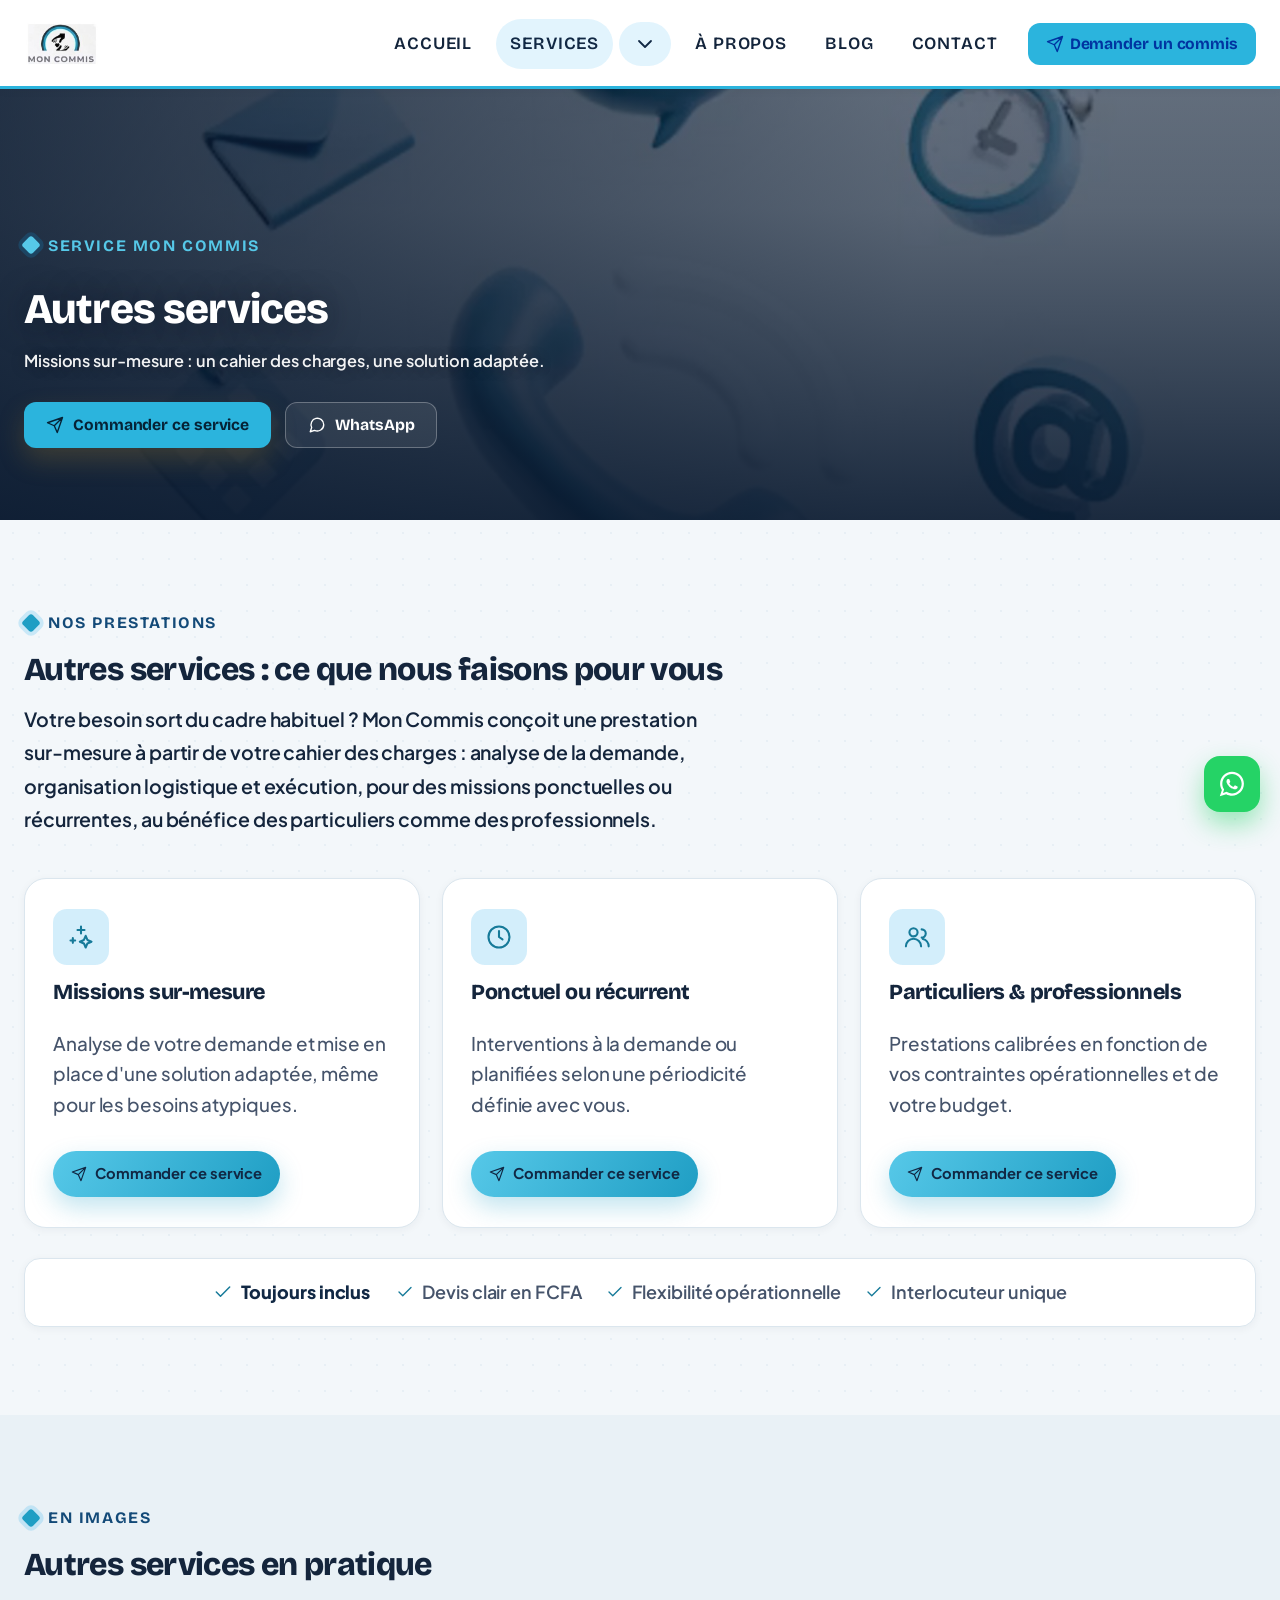
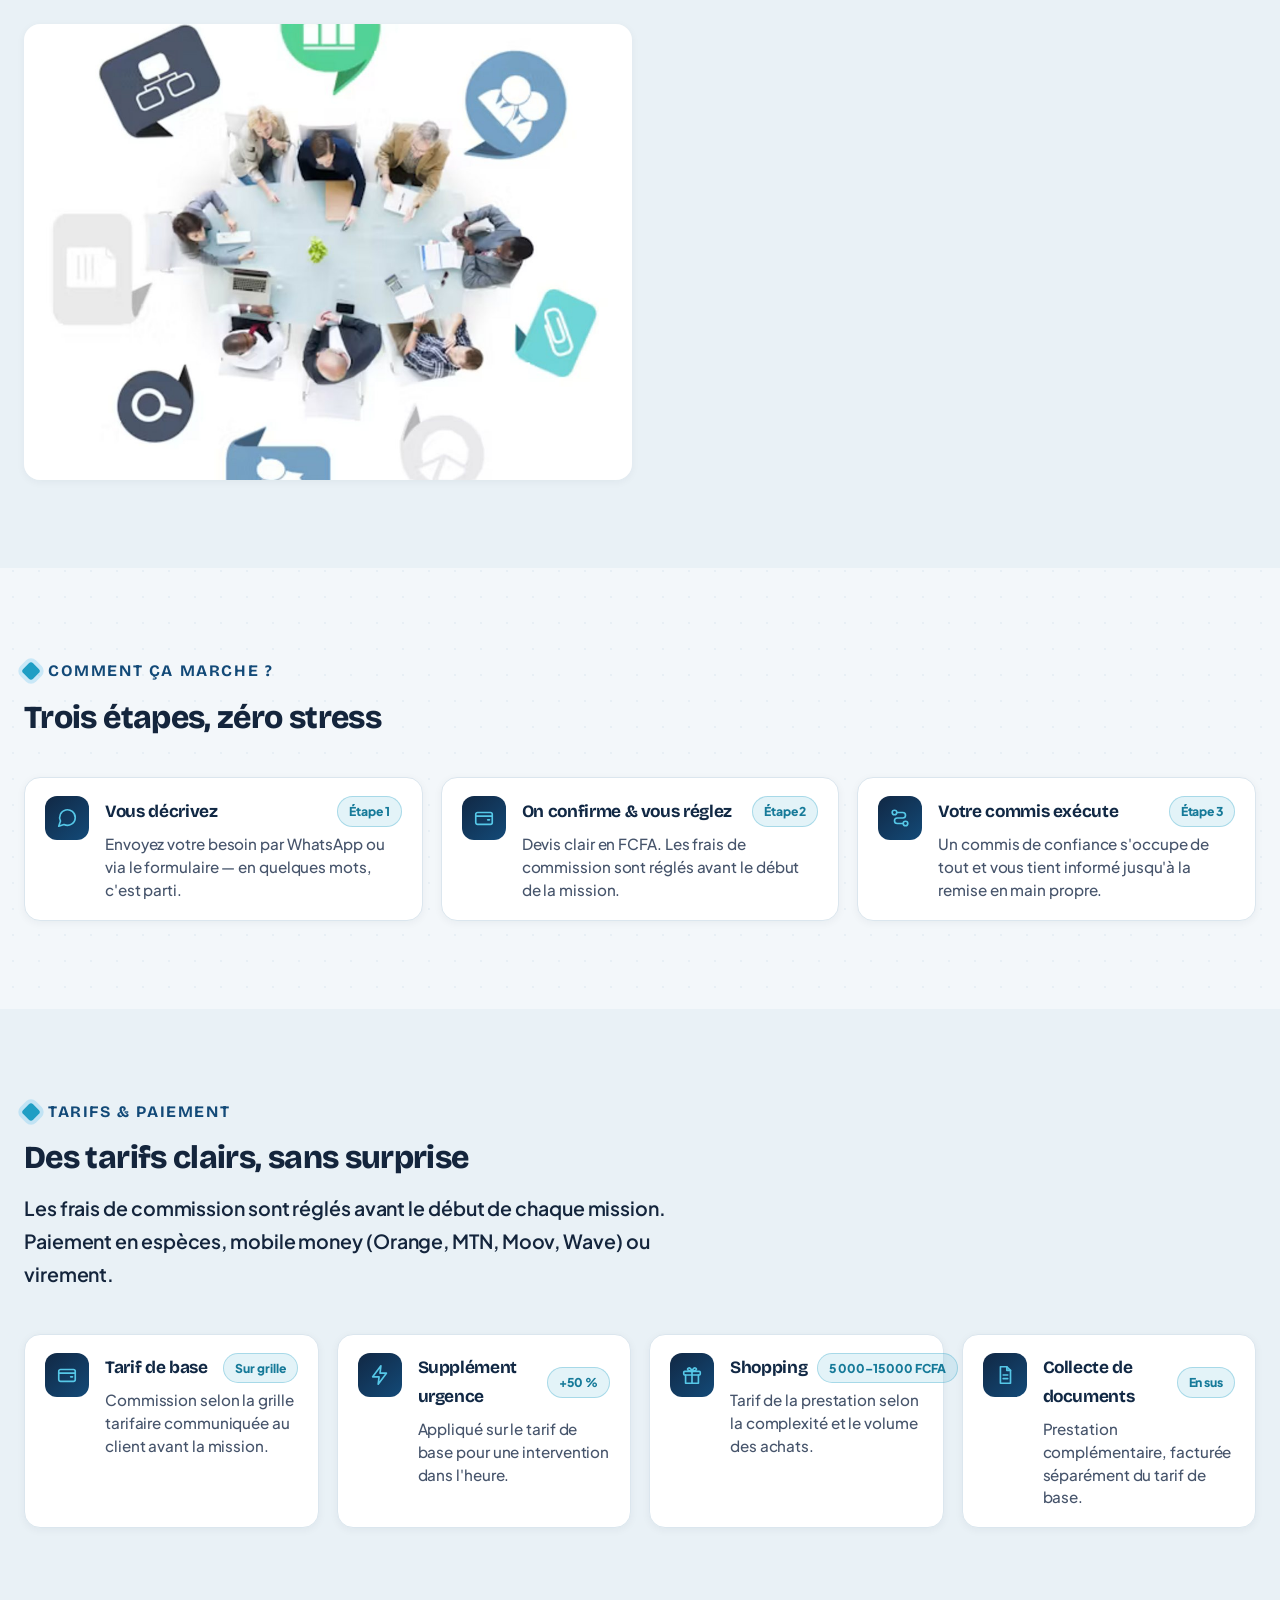
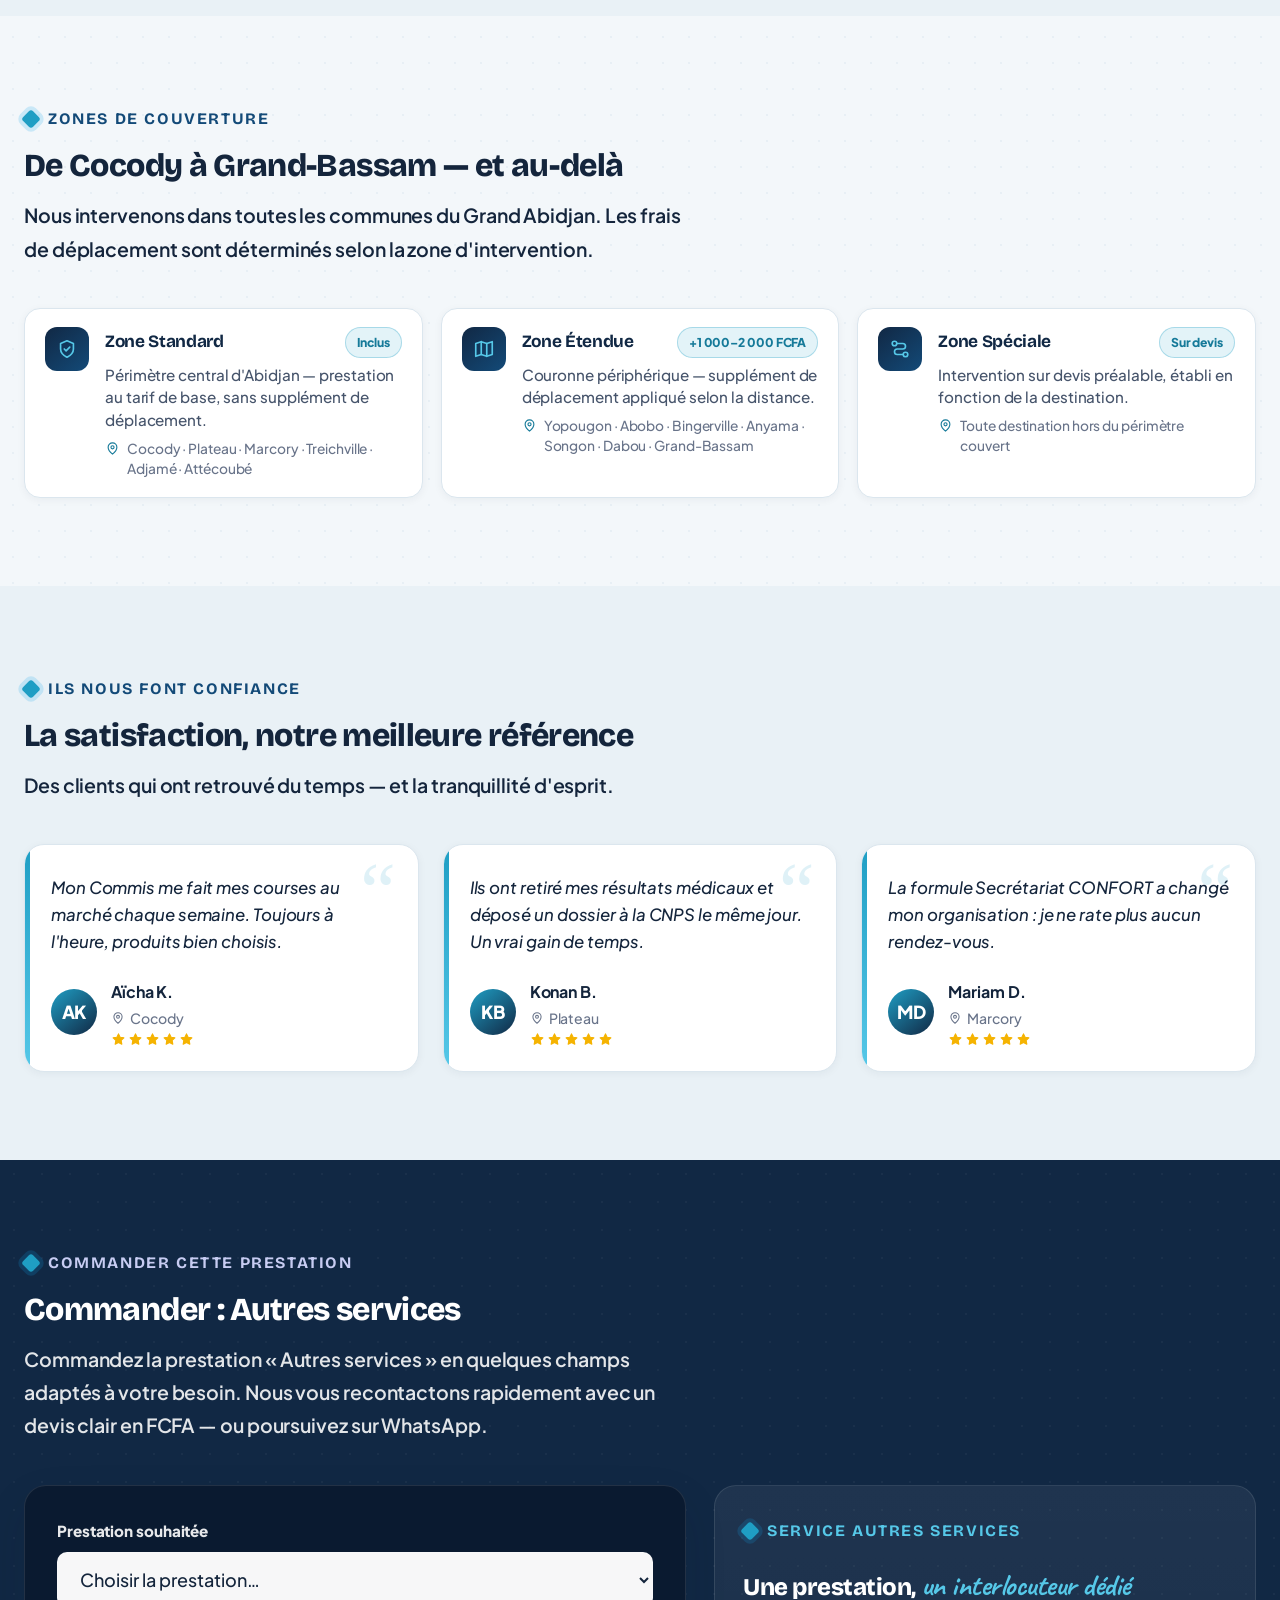
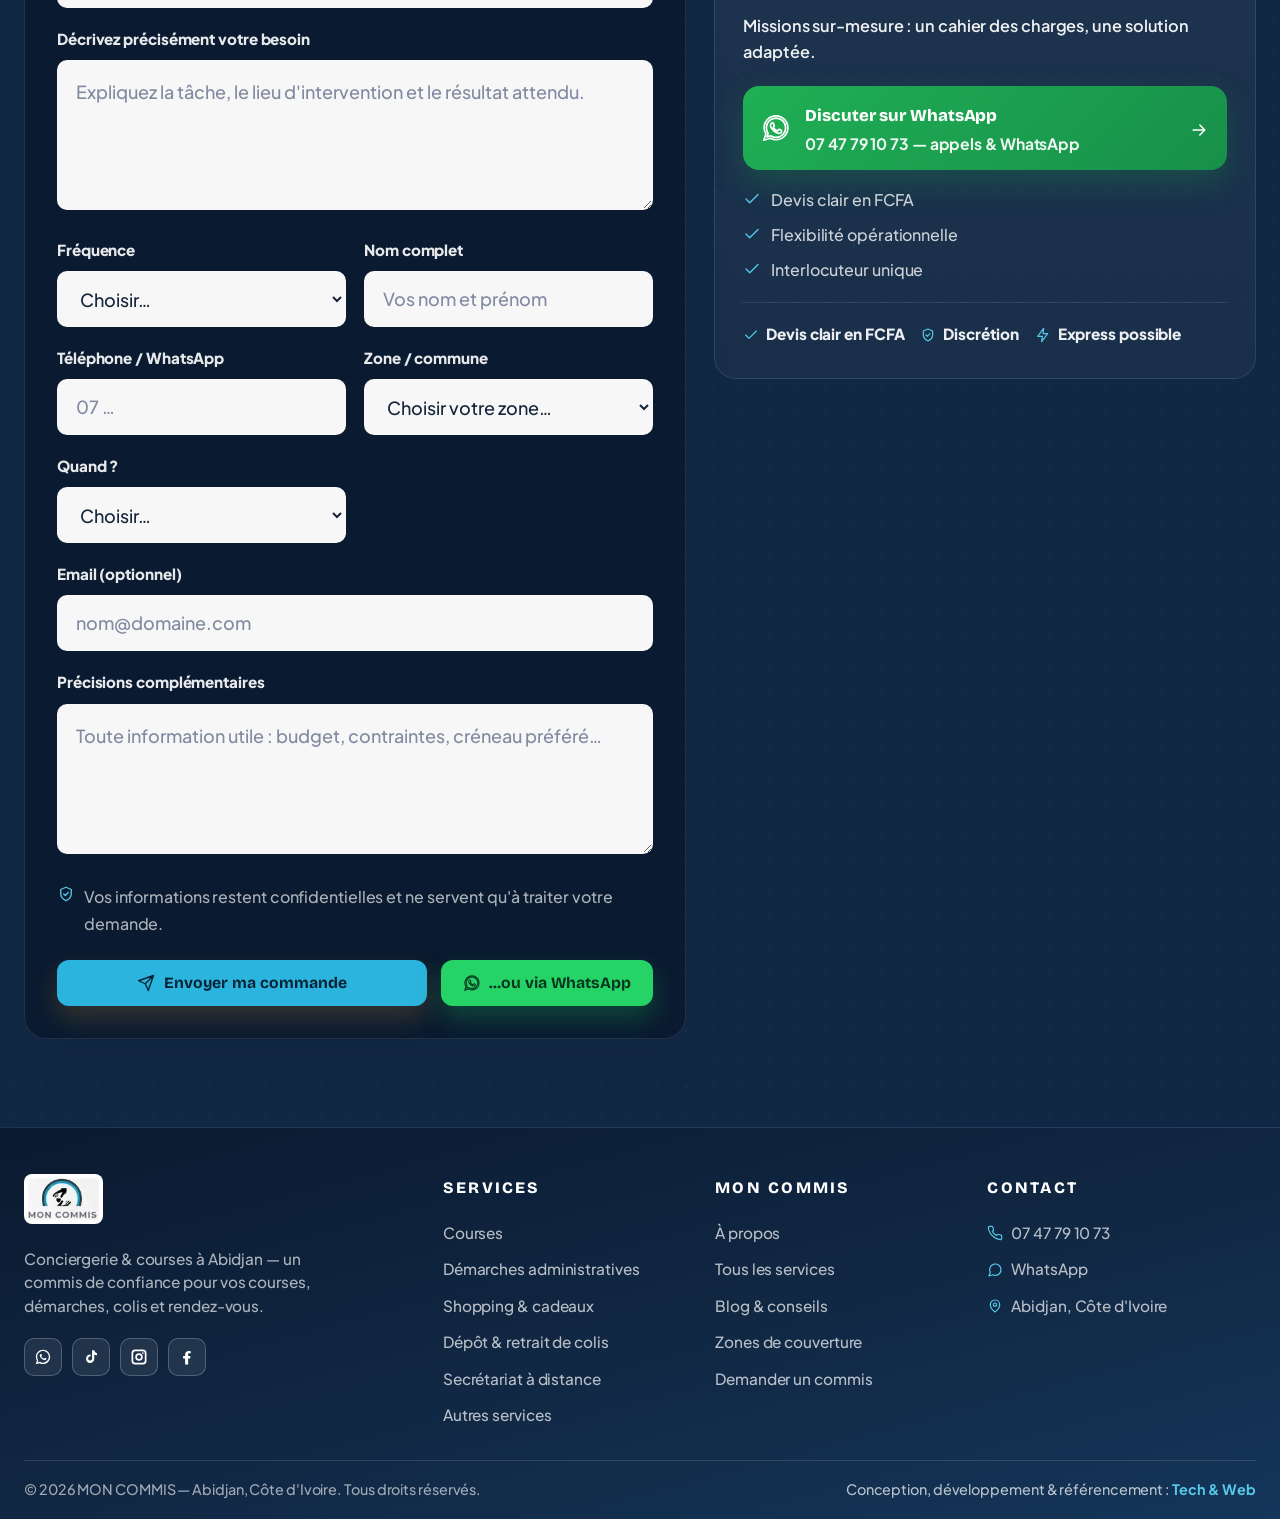
<file: service-autres.html>
<!doctype html>
<html lang="fr">
<head>
<meta charset="utf-8">
<meta name="viewport" content="width=device-width, initial-scale=1">
<title>Autres services à Abidjan | Mon Commis</title>
<meta name="description" content="Autres services avec Mon Commis à Abidjan : Missions sur-mesure : un cahier des charges, une solution adaptée. Devis clair en FCFA, toutes les communes.">
<meta name="robots" content="index,follow,max-image-preview:large">
<meta name="author" content="MON COMMIS">
<meta name="designer" content="Tech &amp; Web — tech-and-web.com">
<link rel="author" href="https://tech-and-web.com">
<meta name="format-detection" content="telephone=no">
<meta name="theme-color" content="#112844">
<link rel="canonical" href="https://moncommis.ci/service-autres.html">
<link rel="icon" href="favicon.ico" sizes="any">
<link rel="icon" type="image/png" sizes="32x32" href="favicon-32x32.png">
<link rel="apple-touch-icon" sizes="180x180" href="apple-touch-icon.png">
<link rel="manifest" href="site.webmanifest">
<meta property="og:site_name" content="Mon Commis">
<meta property="og:type" content="article">
<meta property="og:locale" content="fr_CI">
<meta property="og:title" content="Autres services à Abidjan | Mon Commis">
<meta property="og:description" content="Autres services avec Mon Commis à Abidjan : Missions sur-mesure : un cahier des charges, une solution adaptée. Devis clair en FCFA, toutes les communes.">
<meta property="og:url" content="https://moncommis.ci/service-autres.html">
<meta property="og:image" content="https://moncommis.ci/img/brand/og-mon-commis.jpg">
<meta name="twitter:card" content="summary_large_image">
<meta name="twitter:image" content="https://moncommis.ci/img/brand/og-mon-commis.jpg">
<link rel="preconnect" href="https://fonts.googleapis.com">
<link rel="preconnect" href="https://fonts.gstatic.com" crossorigin>
<link href="https://fonts.googleapis.com/css2?family=Bricolage+Grotesque:opsz,wght@12..96,600;12..96,700;12..96,800&family=Hanken+Grotesk:wght@400;500;600;700;800&family=Caveat:wght@600;700&display=swap" rel="stylesheet">
<link href="css/commis-premium.css?v=20260629c3" rel="stylesheet">
<link href="css/commis-brand.css?v=20260629c3" rel="stylesheet">
<script>window.COMMIS_API_URL="/api/demandes/";</script>
<script type="application/ld+json">{"@context": "https://schema.org", "@graph": [{"@type": "LocalBusiness", "@id": "https://moncommis.ci/#business", "name": "MON COMMIS", "url": "https://moncommis.ci/", "image": "https://moncommis.ci/img/brand/og-mon-commis.jpg", "logo": "https://moncommis.ci/img/brand/logo-mon-commis.png", "telephone": "+2250747791073", "email": "contact@moncommis.ci", "priceRange": "FCFA", "description": "Conciergerie & courses à Abidjan : courses au marché, pharmacie, démarches administratives, shopping, colis et secrétariat à distance.", "address": {"@type": "PostalAddress", "addressLocality": "Abidjan", "addressCountry": "CI"}, "geo": {"@type": "GeoCoordinates", "latitude": "5.3599517", "longitude": "-4.0082563"}, "areaServed": "Abidjan", "currenciesAccepted": "XOF", "contactPoint": {"@type": "ContactPoint", "telephone": "+2250747791073", "contactType": "customer service", "areaServed": "CI", "availableLanguage": ["fr"]}}, {"@type": "WebSite", "@id": "https://moncommis.ci/#website", "name": "Mon Commis", "url": "https://moncommis.ci/", "inLanguage": "fr-CI", "publisher": {"@id": "https://moncommis.ci/#business"}, "creator": {"@id": "https://tech-and-web.com/#agency"}}, {"@type": ["Organization", "ProfessionalService"], "@id": "https://tech-and-web.com/#agency", "name": "Tech & Web", "url": "https://tech-and-web.com", "description": "Agence digitale : conception de sites web, d'applications métier et de solutions numériques sur mesure, avec optimisation pour le référencement (moteurs de recherche et assistants IA).", "knowsAbout": ["Conception de sites web", "Développement d'applications", "Référencement (SEO)", "Indexation par les assistants IA", "Solutions digitales sur mesure"]}, {"@type": "Service", "@id": "https://moncommis.ci/service-autres.html#webpage", "url": "https://moncommis.ci/service-autres.html", "name": "Autres services à Abidjan | Mon Commis", "description": "Autres services avec Mon Commis à Abidjan : Missions sur-mesure : un cahier des charges, une solution adaptée. Devis clair en FCFA, toutes les communes.", "isPartOf": {"@id": "https://moncommis.ci/#website"}, "about": {"@id": "https://moncommis.ci/#business"}, "inLanguage": "fr-CI"}]}</script>
</head>
<body class="page-inner">
<a class="skip-link" href="#main">Aller au contenu</a>
<header class="site-header">
  <div class="container">
    <div class="header-inner">
      <a class="site-brand" href="index.html" aria-label="MON COMMIS — accueil"><img class="site-logo-img" src="img/brand/logo-mon-commis.jpg" alt="MON COMMIS — conciergerie & courses, Abidjan" width="170" height="108"></a>
      <button class="menu-toggle" type="button" aria-expanded="false" aria-controls="site-nav" aria-label="Ouvrir la navigation"><span></span><span></span><span></span></button>
      <nav class="site-nav" id="site-nav" aria-label="Navigation principale">
        <a class="nav-link" href="index.html">Accueil</a>
        <div class="nav-dropdown nav-dropdown-split">
          <div class="nav-dropdown-head">
            <a class="nav-link nav-link-parent is-active" href="services.html">Services</a>
            <button class="nav-link nav-dropdown-toggle nav-dropdown-toggle-icon" type="button" aria-expanded="false" aria-controls="serv-menu" aria-haspopup="true" aria-label="Afficher les services"><svg class="nx-svg" viewBox="0 0 24 24" aria-hidden="true"><path d="m6 9 6 6 6-6"/></svg></button>
          </div>
          <ul class="nav-dropdown-menu nav-dropdown-menu-list" id="serv-menu" role="menu">
<li role="none"><a class="nav-dropdown-link" href="service-courses.html" role="menuitem">Courses</a></li>
<li role="none"><a class="nav-dropdown-link" href="service-demarches.html" role="menuitem">Démarches administratives</a></li>
<li role="none"><a class="nav-dropdown-link" href="service-shopping.html" role="menuitem">Shopping & cadeaux</a></li>
<li role="none"><a class="nav-dropdown-link" href="service-colis.html" role="menuitem">Dépôt & retrait de colis</a></li>
<li role="none"><a class="nav-dropdown-link" href="secretariat.html" role="menuitem">Secrétariat à distance</a></li>
<li role="none"><a class="nav-dropdown-link" href="service-autres.html" role="menuitem">Autres services</a></li>
<li role="none"><a class="nav-dropdown-link" href="services.html" role="menuitem">Tous nos services &rarr;</a></li>
          </ul>
        </div>
        <a class="nav-link" href="a-propos.html">À propos</a>
        <a class="nav-link" href="blog.html">Blog</a>
        <a class="nav-link" href="contact.html">Contact</a>
        <a class="nav-cta" href="contact.html"><svg class="nx-svg" viewBox="0 0 24 24" aria-hidden="true"><path d="M22 2 11 13M22 2l-7 20-4-9-9-4 20-7z"/></svg> Demander un commis</a>
      </nav>
    </div>
  </div>
</header>
<main id="main">
<section class="mc-service-hero">
  <img class="mc-service-hero-bg" src="img/services/autres.jpg" alt="" aria-hidden="true" fetchpriority="high" decoding="async">
  <div class="container">
    <div class="mc-service-hero-copy reveal">
      <span class="nx-eyebrow nx-eyebrow-light">Service Mon Commis</span>
      <h1 class="mc-service-hero-title">Autres services</h1>
      <p class="lead">Missions sur-mesure : un cahier des charges, une solution adaptée.</p>
      <div class="nx-hero-cta">
        <a class="btn-lime" href="#commander"><svg class="nx-svg" viewBox="0 0 24 24" aria-hidden="true"><path d="M22 2 11 13M22 2l-7 20-4-9-9-4 20-7z"/></svg> Commander ce service</a>
        <a class="btn-secondary btn-on-dark" href="https://wa.me/2250747791073" target="_blank" rel="noopener noreferrer"><svg class="nx-svg" viewBox="0 0 24 24" aria-hidden="true"><path d="M21 11.5a8.5 8.5 0 0 1-12.3 7.6L3 21l1.9-5.7A8.5 8.5 0 1 1 21 11.5z"/></svg> WhatsApp</a>
      </div>
    </div>
  </div>
</section><section class="section" id="prestations">
  <div class="container">
    <div class="section-header reveal"><div class="section-heading">
      <span class="nx-eyebrow">Nos prestations</span>
      <h2 class="section-title">Autres services : ce que nous faisons pour vous</h2>
      <p class="section-copy">Votre besoin sort du cadre habituel ? Mon Commis conçoit une prestation sur-mesure à partir de votre cahier des charges : analyse de la demande, organisation logistique et exécution, pour des missions ponctuelles ou récurrentes, au bénéfice des particuliers comme des professionnels.</p>
    </div></div>
    <div class="nx-grid cols-3"><article class="nx-card mc-presta-card reveal"><span class="nx-ico is-lime"><svg class="nx-svg" viewBox="0 0 24 24" aria-hidden="true"><path d="M12 3v6M9 6h6M5 13v4M3 15h4M16 11l1.5 3.5L21 16l-3.5 1.5L16 21l-1.5-3.5L11 16l3.5-1.5L16 11z"/></svg></span><h3>Missions sur-mesure</h3><p>Analyse de votre demande et mise en place d'une solution adaptée, même pour les besoins atypiques.</p><a class="mc-presta-order" href="#commander" data-order-prestation="Missions sur-mesure"><svg class="nx-svg" viewBox="0 0 24 24" aria-hidden="true"><path d="M22 2 11 13M22 2l-7 20-4-9-9-4 20-7z"/></svg> Commander ce service</a></article>
<article class="nx-card mc-presta-card reveal"><span class="nx-ico is-lime"><svg class="nx-svg" viewBox="0 0 24 24" aria-hidden="true"><circle cx="12" cy="12" r="9"/><path d="M12 7v5l3 2"/></svg></span><h3>Ponctuel ou récurrent</h3><p>Interventions à la demande ou planifiées selon une périodicité définie avec vous.</p><a class="mc-presta-order" href="#commander" data-order-prestation="Ponctuel ou récurrent"><svg class="nx-svg" viewBox="0 0 24 24" aria-hidden="true"><path d="M22 2 11 13M22 2l-7 20-4-9-9-4 20-7z"/></svg> Commander ce service</a></article>
<article class="nx-card mc-presta-card reveal"><span class="nx-ico is-lime"><svg class="nx-svg" viewBox="0 0 24 24" aria-hidden="true"><circle cx="9" cy="8" r="3.5"/><path d="M2.5 20a6.5 6.5 0 0 1 13 0"/><path d="M16 5.5a3.5 3.5 0 0 1 0 7M22 20a6.5 6.5 0 0 0-5-6.3"/></svg></span><h3>Particuliers & professionnels</h3><p>Prestations calibrées en fonction de vos contraintes opérationnelles et de votre budget.</p><a class="mc-presta-order" href="#commander" data-order-prestation="Particuliers & professionnels"><svg class="nx-svg" viewBox="0 0 24 24" aria-hidden="true"><path d="M22 2 11 13M22 2l-7 20-4-9-9-4 20-7z"/></svg> Commander ce service</a></article>
</div>
    <div class="mc-incl-band reveal"><span class="mc-incl-band-label"><svg class="nx-svg" viewBox="0 0 24 24" aria-hidden="true"><path d="M20 6 9 17l-5-5"/></svg> Toujours inclus</span><ul><li><svg class="nx-svg" viewBox="0 0 24 24" aria-hidden="true"><path d="M20 6 9 17l-5-5"/></svg><span>Devis clair en FCFA</span></li><li><svg class="nx-svg" viewBox="0 0 24 24" aria-hidden="true"><path d="M20 6 9 17l-5-5"/></svg><span>Flexibilité opérationnelle</span></li><li><svg class="nx-svg" viewBox="0 0 24 24" aria-hidden="true"><path d="M20 6 9 17l-5-5"/></svg><span>Interlocuteur unique</span></li></ul></div>
  </div>
</section><section class="section section-soft">
  <div class="container">
    <div class="section-header reveal"><div class="section-heading">
      <span class="nx-eyebrow">En images</span>
      <h2 class="section-title">Autres services en pratique</h2>
    </div></div>
    <div class="mc-gallery"><figure class="mc-gal-item reveal"><img src="img/services/autres-2.jpg" alt="Autres services — Mon Commis Abidjan" loading="lazy" decoding="async"></figure>
</div>
  </div>
</section><section class="section">
  <div class="container">
    <div class="section-header reveal"><div class="section-heading">
      <span class="nx-eyebrow">Comment ça marche&nbsp;?</span>
      <h2 class="section-title">Trois étapes, zéro stress</h2>
    </div></div>
    <div class="mc-compact-grid mc-swipe"><article class="mc-compact-card reveal">
  <span class="mc-compact-ico"><svg class="nx-svg" viewBox="0 0 24 24" aria-hidden="true"><path d="M21 11.5a8.5 8.5 0 0 1-12.3 7.6L3 21l1.9-5.7A8.5 8.5 0 1 1 21 11.5z"/></svg></span>
  <div class="mc-compact-body">
    <div class="mc-compact-head"><h3>Vous décrivez</h3><span class="mc-compact-badge">Étape 1</span></div>
    <p class="mc-compact-text">Envoyez votre besoin par WhatsApp ou via le formulaire — en quelques mots, c'est parti.</p>
    
  </div>
</article>
<article class="mc-compact-card reveal">
  <span class="mc-compact-ico"><svg class="nx-svg" viewBox="0 0 24 24" aria-hidden="true"><rect x="3" y="6" width="18" height="13" rx="2"/><path d="M3 10h18M16 14h2"/></svg></span>
  <div class="mc-compact-body">
    <div class="mc-compact-head"><h3>On confirme & vous réglez</h3><span class="mc-compact-badge">Étape 2</span></div>
    <p class="mc-compact-text">Devis clair en FCFA. Les frais de commission sont réglés avant le début de la mission.</p>
    
  </div>
</article>
<article class="mc-compact-card reveal">
  <span class="mc-compact-ico"><svg class="nx-svg" viewBox="0 0 24 24" aria-hidden="true"><circle cx="6" cy="6" r="2.5"/><circle cx="18" cy="18" r="2.5"/><path d="M8.5 6H15a3 3 0 0 1 0 6H9a3 3 0 0 0 0 6h6.5"/></svg></span>
  <div class="mc-compact-body">
    <div class="mc-compact-head"><h3>Votre commis exécute</h3><span class="mc-compact-badge">Étape 3</span></div>
    <p class="mc-compact-text">Un commis de confiance s'occupe de tout et vous tient informé jusqu'à la remise en main propre.</p>
    
  </div>
</article>
</div>
  </div>
</section><section class="section section-soft" id="tarifs">
  <div class="container">
    <div class="section-header reveal"><div class="section-heading">
      <span class="nx-eyebrow">Tarifs & paiement</span>
      <h2 class="section-title">Des tarifs clairs, sans surprise</h2>
      <p class="section-copy">Les frais de commission sont réglés avant le début de chaque mission. Paiement en espèces, mobile money (Orange, MTN, Moov, Wave) ou virement.</p>
    </div></div>
    <div class="mc-compact-grid mc-swipe"><article class="mc-compact-card reveal">
  <span class="mc-compact-ico"><svg class="nx-svg" viewBox="0 0 24 24" aria-hidden="true"><rect x="3" y="6" width="18" height="13" rx="2"/><path d="M3 10h18M16 14h2"/></svg></span>
  <div class="mc-compact-body">
    <div class="mc-compact-head"><h3>Tarif de base</h3><span class="mc-compact-badge">Sur grille</span></div>
    <p class="mc-compact-text">Commission selon la grille tarifaire communiquée au client avant la mission.</p>
    
  </div>
</article>
<article class="mc-compact-card reveal">
  <span class="mc-compact-ico"><svg class="nx-svg" viewBox="0 0 24 24" aria-hidden="true"><path d="M13 2 4 14h7l-1 8 9-12h-7l1-8z"/></svg></span>
  <div class="mc-compact-body">
    <div class="mc-compact-head"><h3>Supplément urgence</h3><span class="mc-compact-badge">+50 %</span></div>
    <p class="mc-compact-text">Appliqué sur le tarif de base pour une intervention dans l'heure.</p>
    
  </div>
</article>
<article class="mc-compact-card reveal">
  <span class="mc-compact-ico"><svg class="nx-svg" viewBox="0 0 24 24" aria-hidden="true"><rect x="3" y="8" width="18" height="4" rx="1"/><path d="M5 12v9h14v-9M12 8v13"/><path d="M12 8S10.5 3 8 4.5 9 8 12 8zM12 8s1.5-5 4-3.5S15 8 12 8z"/></svg></span>
  <div class="mc-compact-body">
    <div class="mc-compact-head"><h3>Shopping</h3><span class="mc-compact-badge">5 000–15 000 FCFA</span></div>
    <p class="mc-compact-text">Tarif de la prestation selon la complexité et le volume des achats.</p>
    
  </div>
</article>
<article class="mc-compact-card reveal">
  <span class="mc-compact-ico"><svg class="nx-svg" viewBox="0 0 24 24" aria-hidden="true"><path d="M7 3h7l4 4v14H7z"/><path d="M14 3v4h4M10 12h5M10 16h5"/></svg></span>
  <div class="mc-compact-body">
    <div class="mc-compact-head"><h3>Collecte de documents</h3><span class="mc-compact-badge">En sus</span></div>
    <p class="mc-compact-text">Prestation complémentaire, facturée séparément du tarif de base.</p>
    
  </div>
</article>
</div>
  </div>
</section><section class="section" id="zones">
  <div class="container">
    <div class="section-header reveal"><div class="section-heading">
      <span class="nx-eyebrow">Zones de couverture</span>
      <h2 class="section-title">De Cocody à Grand-Bassam — et au-delà</h2>
      <p class="section-copy">Nous intervenons dans toutes les communes du Grand Abidjan. Les frais de déplacement sont déterminés selon la zone d'intervention.</p>
    </div></div>
    <div class="mc-compact-grid mc-swipe"><article class="mc-compact-card reveal">
  <span class="mc-compact-ico"><svg class="nx-svg" viewBox="0 0 24 24" aria-hidden="true"><path d="M12 3 5 6v6c0 4 3 7 7 9 4-2 7-5 7-9V6l-7-3z"/><path d="m9 12 2 2 4-4"/></svg></span>
  <div class="mc-compact-body">
    <div class="mc-compact-head"><h3>Zone Standard</h3><span class="mc-compact-badge">Inclus</span></div>
    <p class="mc-compact-text">Périmètre central d'Abidjan — prestation au tarif de base, sans supplément de déplacement.</p>
    <p class="mc-compact-sub"><svg class="nx-svg" viewBox="0 0 24 24" aria-hidden="true"><path d="M12 21s-7-5.5-7-11a7 7 0 0 1 14 0c0 5.5-7 11-7 11z"/><circle cx="12" cy="10" r="2.5"/></svg> <span>Cocody · Plateau · Marcory · Treichville · Adjamé · Attécoubé</span></p>
  </div>
</article>
<article class="mc-compact-card reveal">
  <span class="mc-compact-ico"><svg class="nx-svg" viewBox="0 0 24 24" aria-hidden="true"><path d="m9 4 6 2 6-2v14l-6 2-6-2-6 2V6z"/><path d="M9 4v14M15 6v14"/></svg></span>
  <div class="mc-compact-body">
    <div class="mc-compact-head"><h3>Zone Étendue</h3><span class="mc-compact-badge">+1 000–2 000 FCFA</span></div>
    <p class="mc-compact-text">Couronne périphérique — supplément de déplacement appliqué selon la distance.</p>
    <p class="mc-compact-sub"><svg class="nx-svg" viewBox="0 0 24 24" aria-hidden="true"><path d="M12 21s-7-5.5-7-11a7 7 0 0 1 14 0c0 5.5-7 11-7 11z"/><circle cx="12" cy="10" r="2.5"/></svg> <span>Yopougon · Abobo · Bingerville · Anyama · Songon · Dabou · Grand-Bassam</span></p>
  </div>
</article>
<article class="mc-compact-card reveal">
  <span class="mc-compact-ico"><svg class="nx-svg" viewBox="0 0 24 24" aria-hidden="true"><circle cx="6" cy="6" r="2.5"/><circle cx="18" cy="18" r="2.5"/><path d="M8.5 6H15a3 3 0 0 1 0 6H9a3 3 0 0 0 0 6h6.5"/></svg></span>
  <div class="mc-compact-body">
    <div class="mc-compact-head"><h3>Zone Spéciale</h3><span class="mc-compact-badge">Sur devis</span></div>
    <p class="mc-compact-text">Intervention sur devis préalable, établi en fonction de la destination.</p>
    <p class="mc-compact-sub"><svg class="nx-svg" viewBox="0 0 24 24" aria-hidden="true"><path d="M12 21s-7-5.5-7-11a7 7 0 0 1 14 0c0 5.5-7 11-7 11z"/><circle cx="12" cy="10" r="2.5"/></svg> <span>Toute destination hors du périmètre couvert</span></p>
  </div>
</article>
</div>
  </div>
</section><section class="section section-soft mc-trust">
  <div class="container">
    <div class="section-header reveal"><div class="section-heading">
      <span class="nx-eyebrow">Ils nous font confiance</span>
      <h2 class="section-title">La satisfaction, notre meilleure référence</h2>
      <p class="section-copy">Des clients qui ont retrouvé du temps — et la tranquillité d'esprit.</p>
    </div></div>
    <div class="mc-quote-grid mc-swipe"><article class="mc-quote reveal"><span class="mc-quote-mark" aria-hidden="true">&ldquo;</span><p class="mc-quote-text">Mon Commis me fait mes courses au marché chaque semaine. Toujours à l'heure, produits bien choisis.</p><div class="mc-quote-by"><span class="mc-quote-avatar">AK</span><span class="mc-quote-meta"><strong>Aïcha K.</strong><span><svg class="nx-svg" viewBox="0 0 24 24" aria-hidden="true"><path d="M12 21s-7-5.5-7-11a7 7 0 0 1 14 0c0 5.5-7 11-7 11z"/><circle cx="12" cy="10" r="2.5"/></svg> Cocody</span></span><span class="mc-quote-stars"><svg class="nx-svg" viewBox="0 0 24 24" aria-hidden="true"><path d="m12 3 2.6 5.5 6 .8-4.4 4.2 1.1 6L12 16.8 6.7 19.5l1.1-6L3.4 9.3l6-.8L12 3z"/></svg><svg class="nx-svg" viewBox="0 0 24 24" aria-hidden="true"><path d="m12 3 2.6 5.5 6 .8-4.4 4.2 1.1 6L12 16.8 6.7 19.5l1.1-6L3.4 9.3l6-.8L12 3z"/></svg><svg class="nx-svg" viewBox="0 0 24 24" aria-hidden="true"><path d="m12 3 2.6 5.5 6 .8-4.4 4.2 1.1 6L12 16.8 6.7 19.5l1.1-6L3.4 9.3l6-.8L12 3z"/></svg><svg class="nx-svg" viewBox="0 0 24 24" aria-hidden="true"><path d="m12 3 2.6 5.5 6 .8-4.4 4.2 1.1 6L12 16.8 6.7 19.5l1.1-6L3.4 9.3l6-.8L12 3z"/></svg><svg class="nx-svg" viewBox="0 0 24 24" aria-hidden="true"><path d="m12 3 2.6 5.5 6 .8-4.4 4.2 1.1 6L12 16.8 6.7 19.5l1.1-6L3.4 9.3l6-.8L12 3z"/></svg></span></div></article>
<article class="mc-quote reveal d1"><span class="mc-quote-mark" aria-hidden="true">&ldquo;</span><p class="mc-quote-text">Ils ont retiré mes résultats médicaux et déposé un dossier à la CNPS le même jour. Un vrai gain de temps.</p><div class="mc-quote-by"><span class="mc-quote-avatar">KB</span><span class="mc-quote-meta"><strong>Konan B.</strong><span><svg class="nx-svg" viewBox="0 0 24 24" aria-hidden="true"><path d="M12 21s-7-5.5-7-11a7 7 0 0 1 14 0c0 5.5-7 11-7 11z"/><circle cx="12" cy="10" r="2.5"/></svg> Plateau</span></span><span class="mc-quote-stars"><svg class="nx-svg" viewBox="0 0 24 24" aria-hidden="true"><path d="m12 3 2.6 5.5 6 .8-4.4 4.2 1.1 6L12 16.8 6.7 19.5l1.1-6L3.4 9.3l6-.8L12 3z"/></svg><svg class="nx-svg" viewBox="0 0 24 24" aria-hidden="true"><path d="m12 3 2.6 5.5 6 .8-4.4 4.2 1.1 6L12 16.8 6.7 19.5l1.1-6L3.4 9.3l6-.8L12 3z"/></svg><svg class="nx-svg" viewBox="0 0 24 24" aria-hidden="true"><path d="m12 3 2.6 5.5 6 .8-4.4 4.2 1.1 6L12 16.8 6.7 19.5l1.1-6L3.4 9.3l6-.8L12 3z"/></svg><svg class="nx-svg" viewBox="0 0 24 24" aria-hidden="true"><path d="m12 3 2.6 5.5 6 .8-4.4 4.2 1.1 6L12 16.8 6.7 19.5l1.1-6L3.4 9.3l6-.8L12 3z"/></svg><svg class="nx-svg" viewBox="0 0 24 24" aria-hidden="true"><path d="m12 3 2.6 5.5 6 .8-4.4 4.2 1.1 6L12 16.8 6.7 19.5l1.1-6L3.4 9.3l6-.8L12 3z"/></svg></span></div></article>
<article class="mc-quote reveal d2"><span class="mc-quote-mark" aria-hidden="true">&ldquo;</span><p class="mc-quote-text">La formule Secrétariat CONFORT a changé mon organisation : je ne rate plus aucun rendez-vous.</p><div class="mc-quote-by"><span class="mc-quote-avatar">MD</span><span class="mc-quote-meta"><strong>Mariam D.</strong><span><svg class="nx-svg" viewBox="0 0 24 24" aria-hidden="true"><path d="M12 21s-7-5.5-7-11a7 7 0 0 1 14 0c0 5.5-7 11-7 11z"/><circle cx="12" cy="10" r="2.5"/></svg> Marcory</span></span><span class="mc-quote-stars"><svg class="nx-svg" viewBox="0 0 24 24" aria-hidden="true"><path d="m12 3 2.6 5.5 6 .8-4.4 4.2 1.1 6L12 16.8 6.7 19.5l1.1-6L3.4 9.3l6-.8L12 3z"/></svg><svg class="nx-svg" viewBox="0 0 24 24" aria-hidden="true"><path d="m12 3 2.6 5.5 6 .8-4.4 4.2 1.1 6L12 16.8 6.7 19.5l1.1-6L3.4 9.3l6-.8L12 3z"/></svg><svg class="nx-svg" viewBox="0 0 24 24" aria-hidden="true"><path d="m12 3 2.6 5.5 6 .8-4.4 4.2 1.1 6L12 16.8 6.7 19.5l1.1-6L3.4 9.3l6-.8L12 3z"/></svg><svg class="nx-svg" viewBox="0 0 24 24" aria-hidden="true"><path d="m12 3 2.6 5.5 6 .8-4.4 4.2 1.1 6L12 16.8 6.7 19.5l1.1-6L3.4 9.3l6-.8L12 3z"/></svg><svg class="nx-svg" viewBox="0 0 24 24" aria-hidden="true"><path d="m12 3 2.6 5.5 6 .8-4.4 4.2 1.1 6L12 16.8 6.7 19.5l1.1-6L3.4 9.3l6-.8L12 3z"/></svg></span></div></article>
</div>
  </div>
</section><section id="commander" class="section section-dark nx-contact mc-order">
  <div class="container">
    <div class="section-header reveal"><div class="section-heading">
      <span class="nx-eyebrow">Commander cette prestation</span>
      <h2 class="section-title">Commander : Autres services</h2>
      <p class="section-copy">Commandez la prestation « Autres services » en quelques champs adaptés à votre besoin. Nous vous recontactons rapidement avec un devis clair en FCFA — ou poursuivez sur WhatsApp.</p>
    </div></div>
    <div class="contact-layout">
      <div class="form-shell reveal">
        <form id="contact-brief" data-wa="2250747791073" novalidate>
          <select hidden name="project_type" data-field data-label="Service"><option value="Autres services" selected>Autres services</option></select>
          <div class="form-grid">
            <div class="form-group full"><label class="form-label" for="prestation-select">Prestation souhaitée</label><select class="form-control" id="prestation-select" name="prestation" data-field data-label="Prestation"><option value="">Choisir la prestation…</option><option value="Missions sur-mesure">Missions sur-mesure</option><option value="Ponctuel ou récurrent">Ponctuel ou récurrent</option><option value="Particuliers & professionnels">Particuliers & professionnels</option><option value="Plusieurs prestations / autre">Plusieurs prestations / autre</option></select></div>
            <div class="form-group full"><label class="form-label" for="sc-besoin">Décrivez précisément votre besoin</label><textarea class="form-control" id="sc-besoin" name="sc_besoin" placeholder="Expliquez la tâche, le lieu d'intervention et le résultat attendu." data-field data-label="Décrivez précisément votre besoin"></textarea></div>
<div class="form-group"><label class="form-label" for="sc-frequence">Fréquence</label><select class="form-control" id="sc-frequence" name="sc_frequence" data-field data-label="Fréquence"><option value="">Choisir…</option><option>Mission ponctuelle</option><option>Hebdomadaire</option><option>Mensuelle</option><option>À définir ensemble</option></select></div>
            <div class="form-group"><label class="form-label" for="full-name">Nom complet</label><input class="form-control" id="full-name" name="full_name" type="text" autocomplete="name" placeholder="Vos nom et prénom" data-field data-label="Nom"></div>
            <div class="form-group"><label class="form-label" for="phone-number">Téléphone / WhatsApp</label><input class="form-control" id="phone-number" name="phone_number" type="tel" autocomplete="tel" placeholder="07 …" data-field data-label="Téléphone"></div>
            <div class="form-group"><label class="form-label" for="zone">Zone / commune</label><select class="form-control" id="zone" name="location" data-field data-label="Zone"><option value="">Choisir votre zone…</option><option value="Zone Standard">Zone Standard</option><option value="Zone Étendue">Zone Étendue</option><option value="Zone Spéciale">Zone Spéciale</option></select></div>
            <div class="form-group"><label class="form-label" for="echeance">Quand ?</label><select class="form-control" id="echeance" name="timeline" data-field data-label="Échéance"><option value="">Choisir…</option><option>Dès que possible</option><option value="Urgent (dans l'heure, +50%)">Urgent — dans l'heure (+50 %)</option><option>Aujourd'hui</option><option>Cette semaine</option></select></div>
            <div class="form-group full"><label class="form-label" for="email-address">Email (optionnel)</label><input class="form-control" id="email-address" name="email_address" type="email" autocomplete="email" placeholder="nom@domaine.com" data-field data-label="Email"></div>
            <div class="form-group full"><label class="form-label" for="project-message">Précisions complémentaires</label><textarea class="form-control" id="project-message" name="project_message" placeholder="Toute information utile : budget, contraintes, créneau préféré…" data-field data-label="Précisions"></textarea></div>
          </div>
          <p class="form-note"><svg class="nx-svg" viewBox="0 0 24 24" aria-hidden="true"><path d="M12 3 5 6v6c0 4 3 7 7 9 4-2 7-5 7-9V6l-7-3z"/><path d="m9 12 2 2 4-4"/></svg> Vos informations restent confidentielles et ne servent qu'à traiter votre demande.</p>
          <div class="nx-contact-actions">
            <button class="btn-lime" type="submit"><svg class="nx-svg" viewBox="0 0 24 24" aria-hidden="true"><path d="M22 2 11 13M22 2l-7 20-4-9-9-4 20-7z"/></svg> Envoyer ma commande</button>
            <button class="btn-wa" type="button" data-wa-contact data-wa="2250747791073"><svg class="nx-svg" viewBox="0 0 32 32" aria-hidden="true"><path d="M16 3C9 3 3.3 8.7 3.3 15.7c0 2.4.7 4.7 1.9 6.7L3 29l6.8-2.1c1.9 1 4 1.6 6.2 1.6 7 0 12.7-5.7 12.7-12.7S23 3 16 3Zm0 23c-1.9 0-3.7-.5-5.3-1.5l-.4-.2-3.9 1.2 1.2-3.8-.3-.4c-1.1-1.7-1.6-3.6-1.6-5.6C5.7 10 10.3 5.4 16 5.4S26.3 10 26.3 15.7 21.7 26 16 26Zm5.7-7.5c-.3-.2-1.8-.9-2.1-1-.3-.1-.5-.2-.7.2-.2.3-.8 1-.9 1.2-.2.2-.3.2-.6.1-.3-.2-1.3-.5-2.5-1.5-.9-.8-1.5-1.8-1.7-2.1-.2-.3 0-.5.1-.6l.5-.5c.1-.2.2-.3.3-.5.1-.2 0-.4 0-.5l-.9-2.2c-.2-.6-.5-.5-.7-.5h-.6c-.2 0-.5.1-.8.4-.3.3-1 1-1 2.4s1.1 2.8 1.2 3c.2.2 2.1 3.2 5 4.5.7.3 1.2.5 1.7.6.7.2 1.3.2 1.8.1.6-.1 1.8-.7 2-1.4.3-.7.3-1.3.2-1.4-.1-.1-.3-.2-.6-.4Z"/></svg> …ou via WhatsApp</button>
          </div>
          <div class="form-success" hidden><svg class="nx-svg" viewBox="0 0 24 24" aria-hidden="true"><path d="M20 6 9 17l-5-5"/></svg> Merci ! Votre commande est bien reçue. Mon Commis vous recontacte rapidement.</div>
          <div class="form-error" hidden style="color:#ffd0d0;margin-top:12px;font-weight:600;"></div>
        </form>
      </div>
      <aside class="nx-contact-card reveal d1">
        <span class="nx-eyebrow">Service Autres services</span>
        <h3>Une prestation, <span class="nx-script">un interlocuteur dédié</span></h3>
        <p>Missions sur-mesure : un cahier des charges, une solution adaptée.</p>
        <a class="nx-contact-wa" href="https://wa.me/2250747791073" target="_blank" rel="noopener noreferrer">
          <span class="nx-contact-wa-ico"><svg class="nx-svg" viewBox="0 0 32 32" aria-hidden="true"><path d="M16 3C9 3 3.3 8.7 3.3 15.7c0 2.4.7 4.7 1.9 6.7L3 29l6.8-2.1c1.9 1 4 1.6 6.2 1.6 7 0 12.7-5.7 12.7-12.7S23 3 16 3Zm0 23c-1.9 0-3.7-.5-5.3-1.5l-.4-.2-3.9 1.2 1.2-3.8-.3-.4c-1.1-1.7-1.6-3.6-1.6-5.6C5.7 10 10.3 5.4 16 5.4S26.3 10 26.3 15.7 21.7 26 16 26Zm5.7-7.5c-.3-.2-1.8-.9-2.1-1-.3-.1-.5-.2-.7.2-.2.3-.8 1-.9 1.2-.2.2-.3.2-.6.1-.3-.2-1.3-.5-2.5-1.5-.9-.8-1.5-1.8-1.7-2.1-.2-.3 0-.5.1-.6l.5-.5c.1-.2.2-.3.3-.5.1-.2 0-.4 0-.5l-.9-2.2c-.2-.6-.5-.5-.7-.5h-.6c-.2 0-.5.1-.8.4-.3.3-1 1-1 2.4s1.1 2.8 1.2 3c.2.2 2.1 3.2 5 4.5.7.3 1.2.5 1.7.6.7.2 1.3.2 1.8.1.6-.1 1.8-.7 2-1.4.3-.7.3-1.3.2-1.4-.1-.1-.3-.2-.6-.4Z"/></svg></span>
          <span class="nx-contact-wa-txt"><strong>Discuter sur WhatsApp</strong><small>07 47 79 10 73 — appels & WhatsApp</small></span>
          <span class="nx-contact-wa-arr"><svg class="nx-svg" viewBox="0 0 24 24" aria-hidden="true"><path d="M5 12h14M13 6l6 6-6 6"/></svg></span>
        </a>
        <ul class="nx-list" style="margin-top:18px">
          <li><svg class="nx-svg" viewBox="0 0 24 24" aria-hidden="true"><path d="M20 6 9 17l-5-5"/></svg><span>Devis clair en FCFA</span></li><li><svg class="nx-svg" viewBox="0 0 24 24" aria-hidden="true"><path d="M20 6 9 17l-5-5"/></svg><span>Flexibilité opérationnelle</span></li><li><svg class="nx-svg" viewBox="0 0 24 24" aria-hidden="true"><path d="M20 6 9 17l-5-5"/></svg><span>Interlocuteur unique</span></li>
        </ul>
        <div class="nx-contact-trust">
          <span><svg class="nx-svg" viewBox="0 0 24 24" aria-hidden="true"><path d="M20 6 9 17l-5-5"/></svg> Devis clair en FCFA</span>
          <span><svg class="nx-svg" viewBox="0 0 24 24" aria-hidden="true"><path d="M12 3 5 6v6c0 4 3 7 7 9 4-2 7-5 7-9V6l-7-3z"/><path d="m9 12 2 2 4-4"/></svg> Discrétion</span>
          <span><svg class="nx-svg" viewBox="0 0 24 24" aria-hidden="true"><path d="M13 2 4 14h7l-1 8 9-12h-7l1-8z"/></svg> Express possible</span>
        </div>
      </aside>
    </div>
  </div>
</section></main>
<footer class="site-footer mc-footer">
  <div class="container">
    <div class="mc-footer-grid">
      <div class="mc-footer-brand">
        <a class="site-brand" href="index.html" aria-label="MON COMMIS — accueil"><img class="site-logo-img" src="img/brand/logo-mon-commis.jpg" alt="MON COMMIS — conciergerie & courses, Abidjan" width="170" height="108"></a>
        <p class="mc-footer-desc">Conciergerie & courses à Abidjan — un commis de confiance pour vos courses, démarches, colis et rendez-vous.</p>
        <div class="footer-social">
          <a href="https://wa.me/2250747791073" target="_blank" rel="noopener noreferrer" aria-label="WhatsApp"><svg viewBox="0 0 32 32" aria-hidden="true"><path d="M16 3C9 3 3.3 8.7 3.3 15.7c0 2.4.7 4.7 1.9 6.7L3 29l6.8-2.1c1.9 1 4 1.6 6.2 1.6 7 0 12.7-5.7 12.7-12.7S23 3 16 3Zm0 23c-1.9 0-3.7-.5-5.3-1.5l-.4-.2-3.9 1.2 1.2-3.8-.3-.4c-1.1-1.7-1.6-3.6-1.6-5.6C5.7 10 10.3 5.4 16 5.4S26.3 10 26.3 15.7 21.7 26 16 26Zm5.7-7.5c-.3-.2-1.8-.9-2.1-1-.3-.1-.5-.2-.7.2-.2.3-.8 1-.9 1.2-.2.2-.3.2-.6.1-.3-.2-1.3-.5-2.5-1.5-.9-.8-1.5-1.8-1.7-2.1-.2-.3 0-.5.1-.6l.5-.5c.1-.2.2-.3.3-.5.1-.2 0-.4 0-.5l-.9-2.2c-.2-.6-.5-.5-.7-.5h-.6c-.2 0-.5.1-.8.4-.3.3-1 1-1 2.4s1.1 2.8 1.2 3c.2.2 2.1 3.2 5 4.5.7.3 1.2.5 1.7.6.7.2 1.3.2 1.8.1.6-.1 1.8-.7 2-1.4.3-.7.3-1.3.2-1.4-.1-.1-.3-.2-.6-.4Z"/></svg></a>
          <a href="#" aria-label="TikTok"><svg viewBox="0 0 24 24" aria-hidden="true"><path d="M16.5 3c.3 2.1 1.5 3.6 3.5 3.9v2.6c-1.3.1-2.5-.3-3.6-1v5.9c0 3.4-2.6 5.6-5.6 5.6A5.4 5.4 0 0 1 5.5 14a5.3 5.3 0 0 1 6-5.3v2.7a2.7 2.7 0 0 0-3.3 2.6 2.6 2.6 0 0 0 5.2.1V3h3.1z"/></svg></a>
          <a href="#" aria-label="Instagram"><svg viewBox="0 0 24 24" aria-hidden="true"><path d="M7 2h10a5 5 0 0 1 5 5v10a5 5 0 0 1-5 5H7a5 5 0 0 1-5-5V7a5 5 0 0 1 5-5Zm0 2.3A2.7 2.7 0 0 0 4.3 7v10A2.7 2.7 0 0 0 7 19.7h10a2.7 2.7 0 0 0 2.7-2.7V7A2.7 2.7 0 0 0 17 4.3H7Zm10.2 1.5a1.1 1.1 0 1 1 0 2.2 1.1 1.1 0 0 1 0-2.2ZM12 7a5 5 0 1 1 0 10 5 5 0 0 1 0-10Zm0 2.3A2.7 2.7 0 1 0 12 14.7 2.7 2.7 0 0 0 12 9.3Z"/></svg></a>
          <a href="#" aria-label="Facebook"><svg viewBox="0 0 24 24" aria-hidden="true"><path d="M13.5 22v-8.1h2.7l.4-3.2h-3.1V8.7c0-.9.2-1.6 1.6-1.6H17V4.2c-.4-.1-1.5-.2-2.8-.2-2.8 0-4.7 1.7-4.7 4.8v2H6.8v3.2h2.7V22h4Z"/></svg></a>
        </div>
      </div>
      <nav class="mc-footer-col" aria-label="Services">
        <h4>Services</h4>
        <a href="service-courses.html">Courses</a>
<a href="service-demarches.html">Démarches administratives</a>
<a href="service-shopping.html">Shopping & cadeaux</a>
<a href="service-colis.html">Dépôt & retrait de colis</a>
<a href="secretariat.html">Secrétariat à distance</a>
<a href="service-autres.html">Autres services</a>

      </nav>
      <nav class="mc-footer-col" aria-label="Mon Commis">
        <h4>Mon Commis</h4>
        <a href="a-propos.html">À propos</a>
        <a href="services.html">Tous les services</a>
        <a href="blog.html">Blog & conseils</a>
        <a href="services.html#zones">Zones de couverture</a>
        <a href="contact.html">Demander un commis</a>
      </nav>
      <div class="mc-footer-col mc-footer-contact">
        <h4>Contact</h4>
        <a class="mc-footer-phone" href="tel:+2250747791073"><svg class="nx-svg" viewBox="0 0 24 24" aria-hidden="true"><path d="M22 16.9v3a2 2 0 0 1-2.2 2 19.8 19.8 0 0 1-8.6-3.1 19.5 19.5 0 0 1-6-6A19.8 19.8 0 0 1 2 4.2 2 2 0 0 1 4 2h3a2 2 0 0 1 2 1.7c.1 1 .4 2 .7 2.9a2 2 0 0 1-.5 2.1L8 9.8a16 16 0 0 0 6 6l1.1-1.1a2 2 0 0 1 2.1-.5c.9.3 1.9.6 2.9.7A2 2 0 0 1 22 16.9z"/></svg> 07 47 79 10 73</a>
        <a href="https://wa.me/2250747791073" target="_blank" rel="noopener noreferrer"><svg class="nx-svg" viewBox="0 0 24 24" aria-hidden="true"><path d="M21 11.5a8.5 8.5 0 0 1-12.3 7.6L3 21l1.9-5.7A8.5 8.5 0 1 1 21 11.5z"/></svg> WhatsApp</a>
        <span><svg class="nx-svg" viewBox="0 0 24 24" aria-hidden="true"><path d="M12 21s-7-5.5-7-11a7 7 0 0 1 14 0c0 5.5-7 11-7 11z"/><circle cx="12" cy="10" r="2.5"/></svg> Abidjan, Côte d'Ivoire</span>
      </div>
    </div>
    <div class="mc-footer-bottom">
      <span>&copy; 2026 MON COMMIS — Abidjan, Côte d'Ivoire. Tous droits réservés.</span>
      <a class="mc-credit" href="https://tech-and-web.com" target="_blank" rel="noopener" title="Tech &amp; Web — conception de sites web, applications et solutions digitales optimisés pour les moteurs de recherche et les assistants IA">Conception, développement &amp; référencement&nbsp;: <strong>Tech&nbsp;&amp;&nbsp;Web</strong></a>
    </div>
  </div>
</footer>
<a class="whatsapp-float" href="https://wa.me/2250747791073" target="_blank" rel="noopener noreferrer" aria-label="WhatsApp"><svg viewBox="0 0 32 32" aria-hidden="true"><path d="M16 3C9 3 3.3 8.7 3.3 15.7c0 2.4.7 4.7 1.9 6.7L3 29l6.8-2.1c1.9 1 4 1.6 6.2 1.6 7 0 12.7-5.7 12.7-12.7S23 3 16 3Zm0 23c-1.9 0-3.7-.5-5.3-1.5l-.4-.2-3.9 1.2 1.2-3.8-.3-.4c-1.1-1.7-1.6-3.6-1.6-5.6C5.7 10 10.3 5.4 16 5.4S26.3 10 26.3 15.7 21.7 26 16 26Zm5.7-7.5c-.3-.2-1.8-.9-2.1-1-.3-.1-.5-.2-.7.2-.2.3-.8 1-.9 1.2-.2.2-.3.2-.6.1-.3-.2-1.3-.5-2.5-1.5-.9-.8-1.5-1.8-1.7-2.1-.2-.3 0-.5.1-.6l.5-.5c.1-.2.2-.3.3-.5.1-.2 0-.4 0-.5l-.9-2.2c-.2-.6-.5-.5-.7-.5h-.6c-.2 0-.5.1-.8.4-.3.3-1 1-1 2.4s1.1 2.8 1.2 3c.2.2 2.1 3.2 5 4.5.7.3 1.2.5 1.7.6.7.2 1.3.2 1.8.1.6-.1 1.8-.7 2-1.4.3-.7.3-1.3.2-1.4-.1-.1-.3-.2-.6-.4Z"/></svg></a>
<button class="scroll-top-btn" aria-label="Retour en haut" type="button"><svg viewBox="0 0 24 24"><polyline points="18 15 12 9 6 15"></polyline></svg></button>
<script src="js/commis-site.js?v=20260629c3" defer></script>
</body></html>
</file>
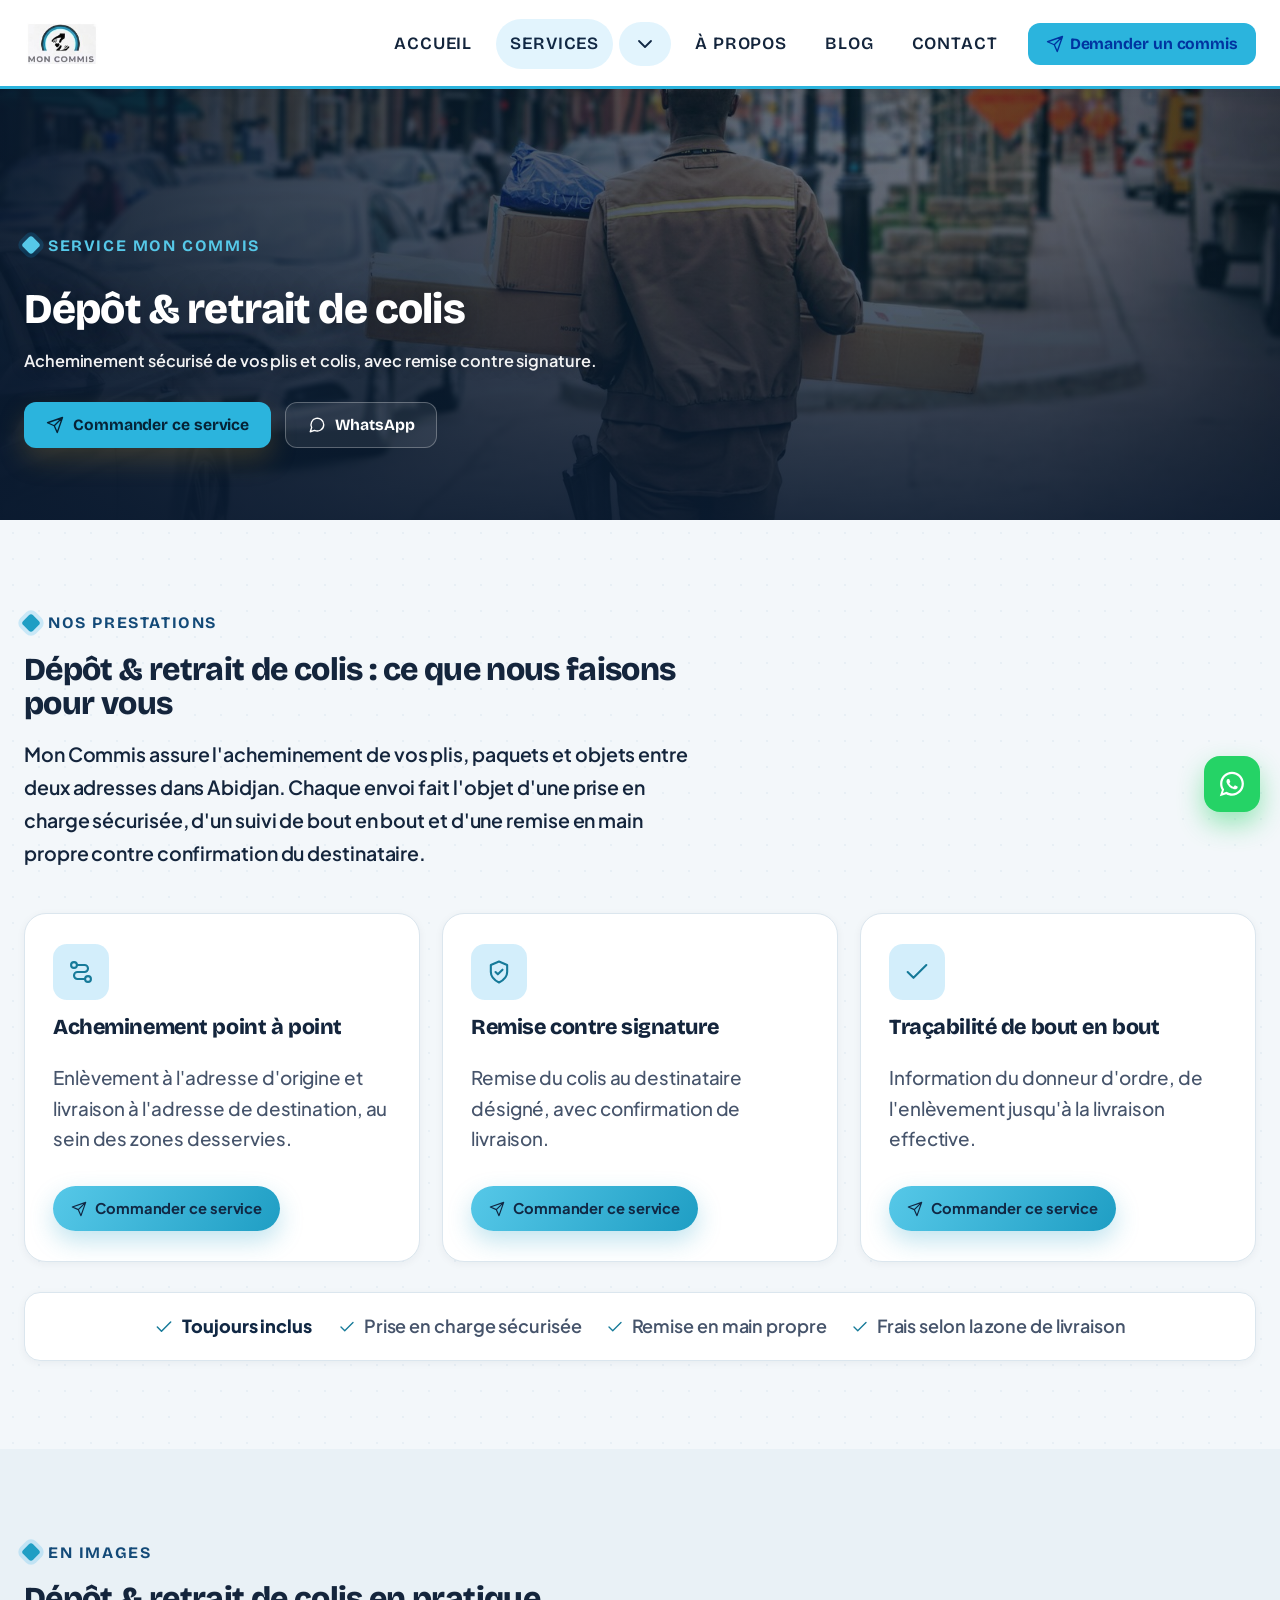
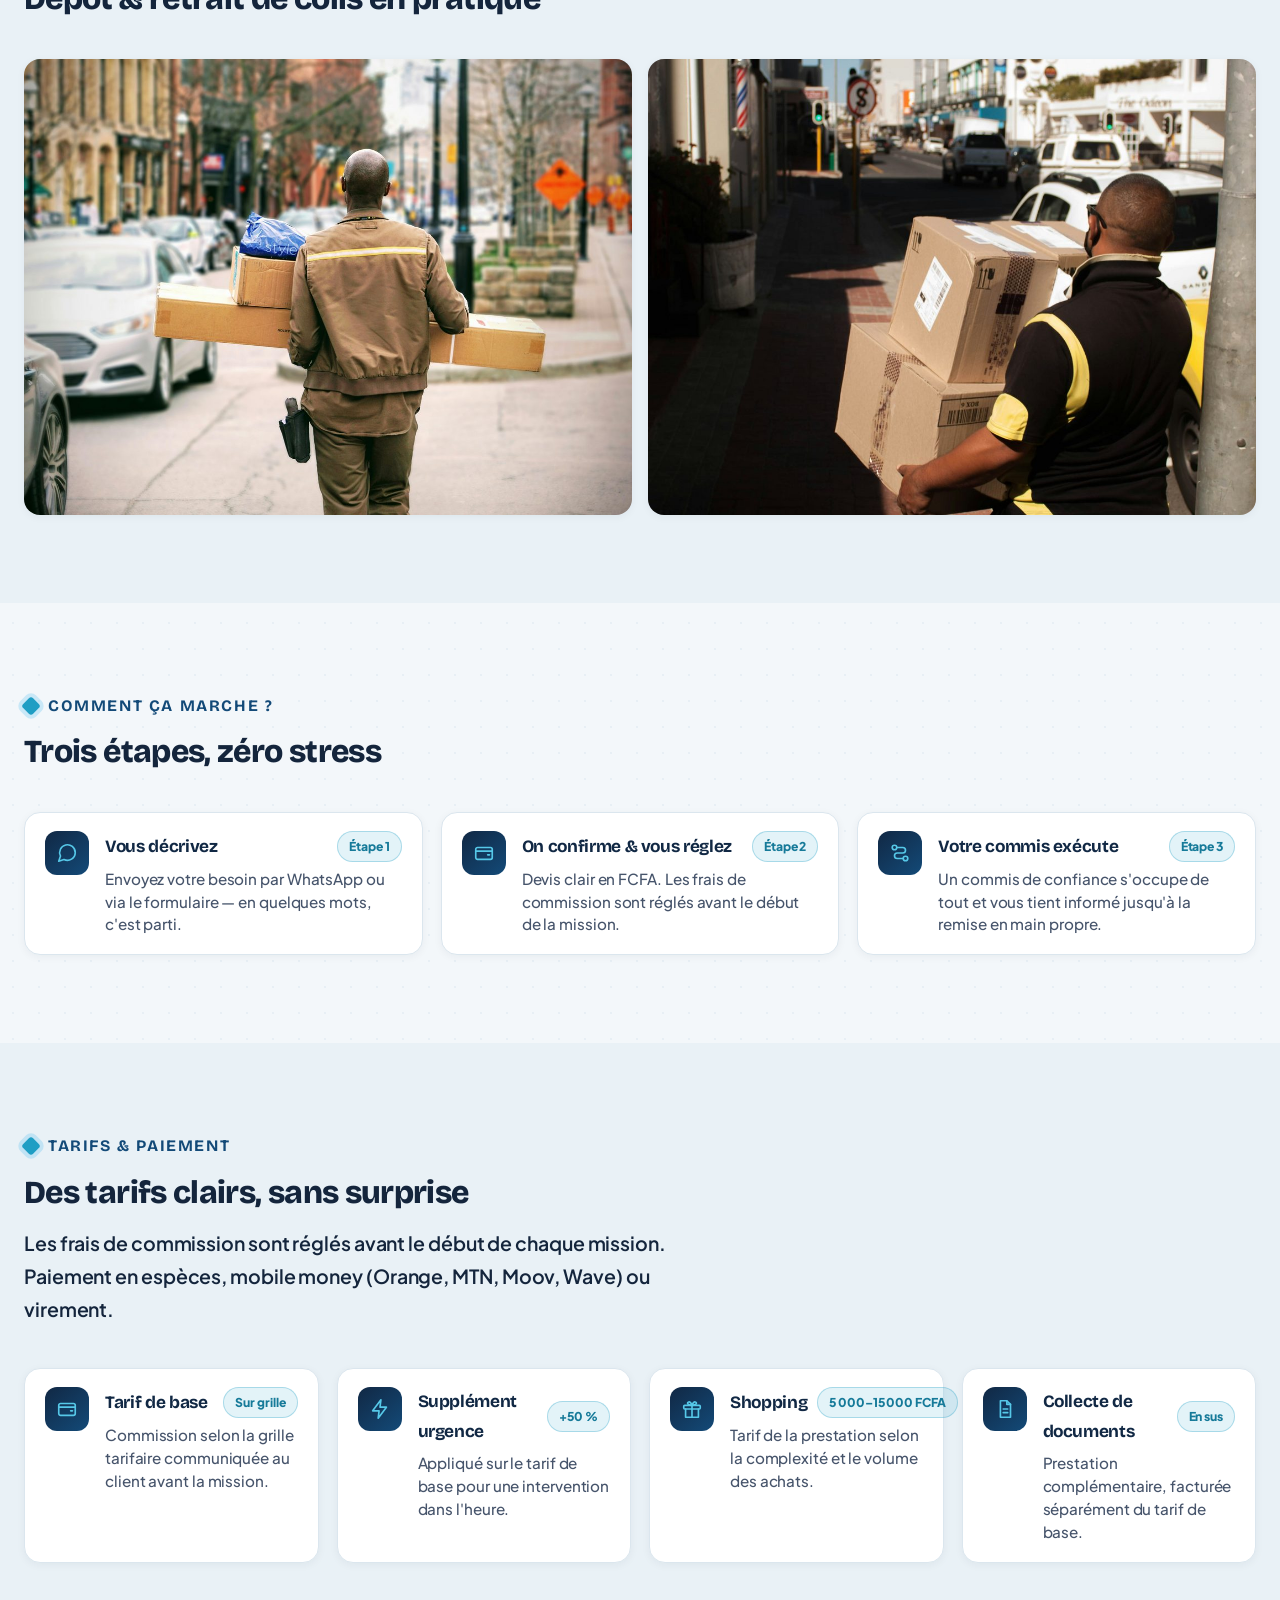
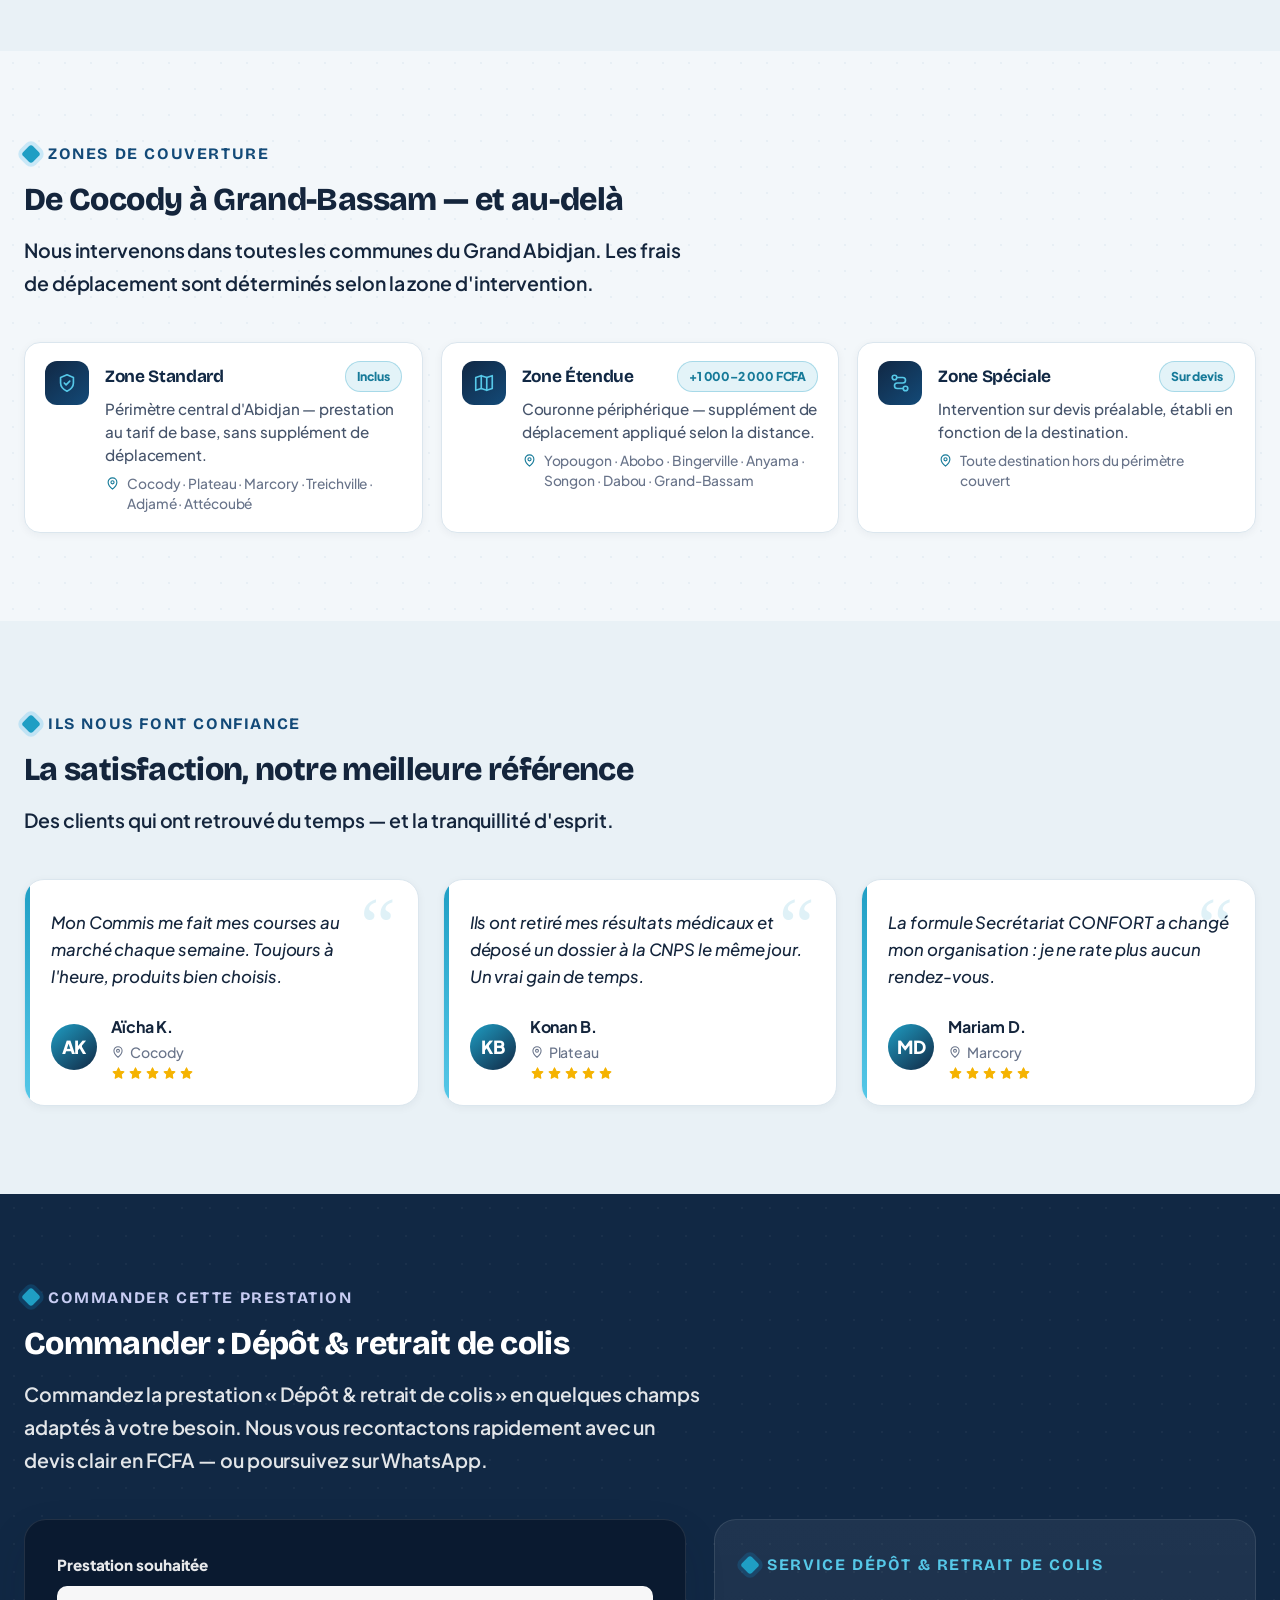
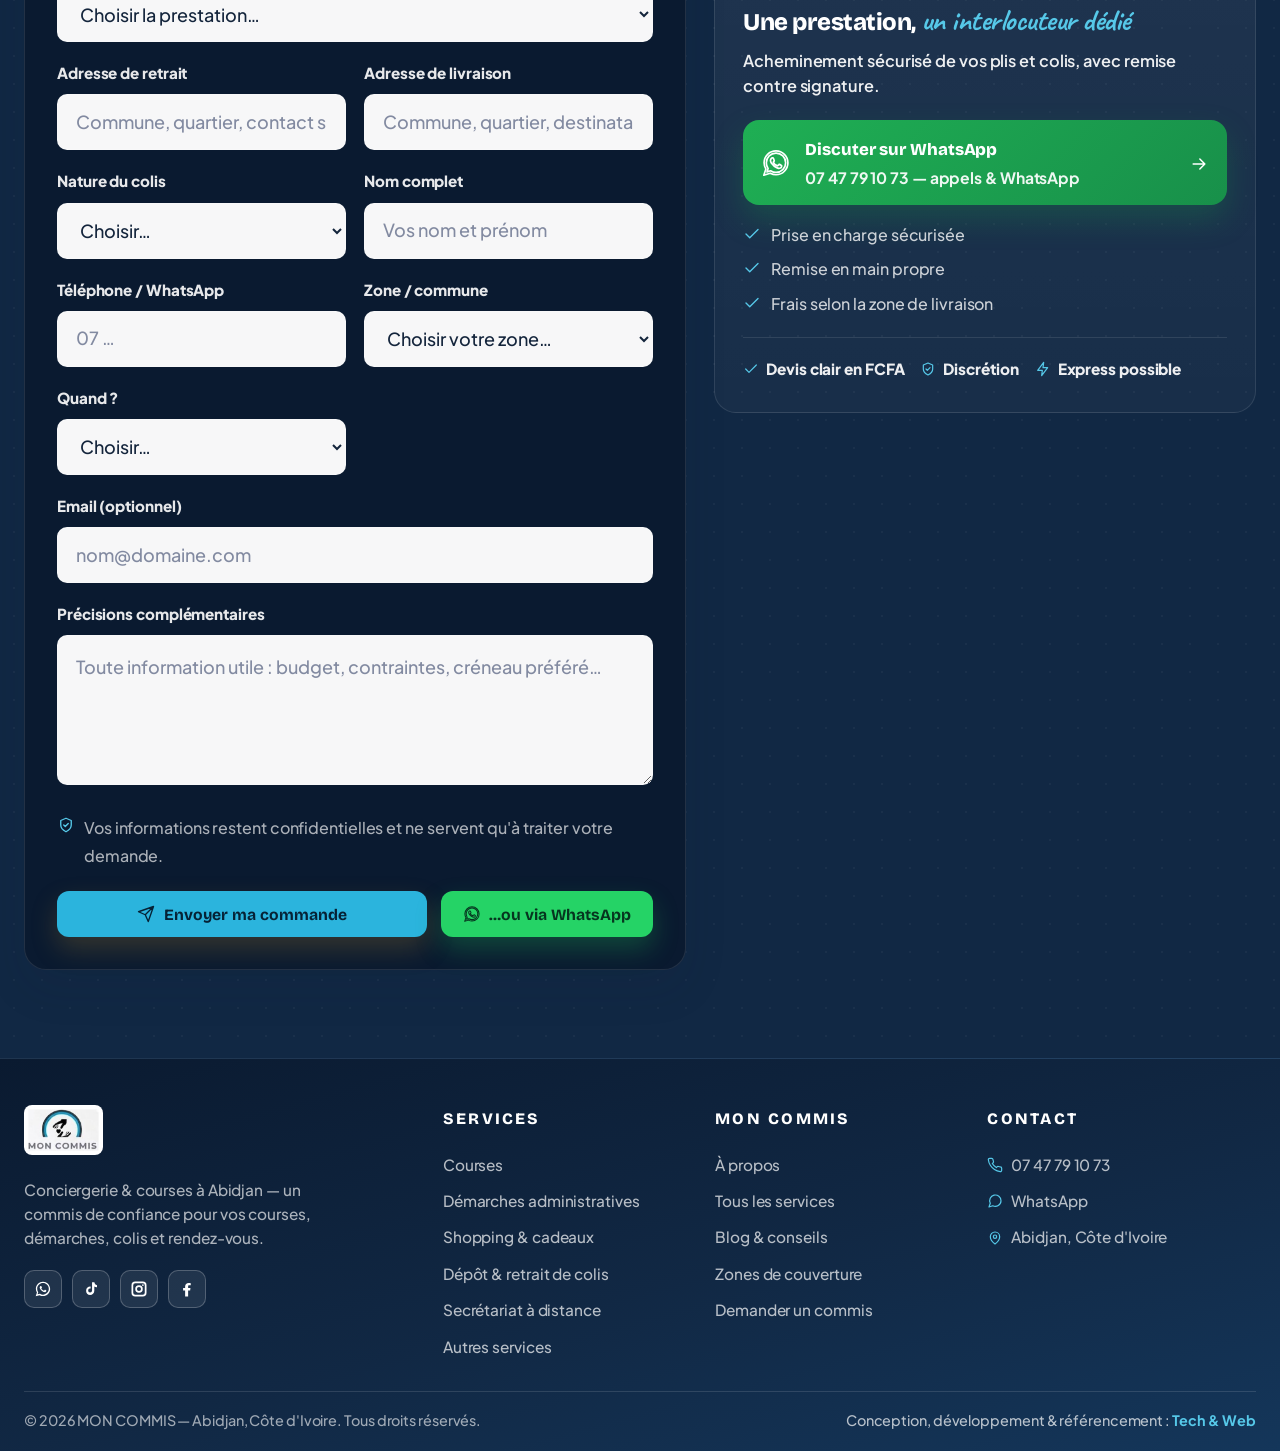
<file: service-colis.html>
<!doctype html>
<html lang="fr">
<head>
<meta charset="utf-8">
<meta name="viewport" content="width=device-width, initial-scale=1">
<title>Dépôt & retrait de colis à Abidjan | Mon Commis</title>
<meta name="description" content="Dépôt & retrait de colis avec Mon Commis à Abidjan : Acheminement sécurisé de vos plis et colis, avec remise contre signature. Devis clair en FCFA, toutes les communes.">
<meta name="robots" content="index,follow,max-image-preview:large">
<meta name="author" content="MON COMMIS">
<meta name="designer" content="Tech &amp; Web — tech-and-web.com">
<link rel="author" href="https://tech-and-web.com">
<meta name="format-detection" content="telephone=no">
<meta name="theme-color" content="#112844">
<link rel="canonical" href="https://moncommis.ci/service-colis.html">
<link rel="icon" href="favicon.ico" sizes="any">
<link rel="icon" type="image/png" sizes="32x32" href="favicon-32x32.png">
<link rel="apple-touch-icon" sizes="180x180" href="apple-touch-icon.png">
<link rel="manifest" href="site.webmanifest">
<meta property="og:site_name" content="Mon Commis">
<meta property="og:type" content="article">
<meta property="og:locale" content="fr_CI">
<meta property="og:title" content="Dépôt & retrait de colis à Abidjan | Mon Commis">
<meta property="og:description" content="Dépôt & retrait de colis avec Mon Commis à Abidjan : Acheminement sécurisé de vos plis et colis, avec remise contre signature. Devis clair en FCFA, toutes les communes.">
<meta property="og:url" content="https://moncommis.ci/service-colis.html">
<meta property="og:image" content="https://moncommis.ci/img/brand/og-mon-commis.jpg">
<meta name="twitter:card" content="summary_large_image">
<meta name="twitter:image" content="https://moncommis.ci/img/brand/og-mon-commis.jpg">
<link rel="preconnect" href="https://fonts.googleapis.com">
<link rel="preconnect" href="https://fonts.gstatic.com" crossorigin>
<link href="https://fonts.googleapis.com/css2?family=Bricolage+Grotesque:opsz,wght@12..96,600;12..96,700;12..96,800&family=Hanken+Grotesk:wght@400;500;600;700;800&family=Caveat:wght@600;700&display=swap" rel="stylesheet">
<link href="css/commis-premium.css?v=20260629c3" rel="stylesheet">
<link href="css/commis-brand.css?v=20260629c3" rel="stylesheet">
<script>window.COMMIS_API_URL="/api/demandes/";</script>
<script type="application/ld+json">{"@context": "https://schema.org", "@graph": [{"@type": "LocalBusiness", "@id": "https://moncommis.ci/#business", "name": "MON COMMIS", "url": "https://moncommis.ci/", "image": "https://moncommis.ci/img/brand/og-mon-commis.jpg", "logo": "https://moncommis.ci/img/brand/logo-mon-commis.png", "telephone": "+2250747791073", "email": "contact@moncommis.ci", "priceRange": "FCFA", "description": "Conciergerie & courses à Abidjan : courses au marché, pharmacie, démarches administratives, shopping, colis et secrétariat à distance.", "address": {"@type": "PostalAddress", "addressLocality": "Abidjan", "addressCountry": "CI"}, "geo": {"@type": "GeoCoordinates", "latitude": "5.3599517", "longitude": "-4.0082563"}, "areaServed": "Abidjan", "currenciesAccepted": "XOF", "contactPoint": {"@type": "ContactPoint", "telephone": "+2250747791073", "contactType": "customer service", "areaServed": "CI", "availableLanguage": ["fr"]}}, {"@type": "WebSite", "@id": "https://moncommis.ci/#website", "name": "Mon Commis", "url": "https://moncommis.ci/", "inLanguage": "fr-CI", "publisher": {"@id": "https://moncommis.ci/#business"}, "creator": {"@id": "https://tech-and-web.com/#agency"}}, {"@type": ["Organization", "ProfessionalService"], "@id": "https://tech-and-web.com/#agency", "name": "Tech & Web", "url": "https://tech-and-web.com", "description": "Agence digitale : conception de sites web, d'applications métier et de solutions numériques sur mesure, avec optimisation pour le référencement (moteurs de recherche et assistants IA).", "knowsAbout": ["Conception de sites web", "Développement d'applications", "Référencement (SEO)", "Indexation par les assistants IA", "Solutions digitales sur mesure"]}, {"@type": "Service", "@id": "https://moncommis.ci/service-colis.html#webpage", "url": "https://moncommis.ci/service-colis.html", "name": "Dépôt & retrait de colis à Abidjan | Mon Commis", "description": "Dépôt & retrait de colis avec Mon Commis à Abidjan : Acheminement sécurisé de vos plis et colis, avec remise contre signature. Devis clair en FCFA, toutes les communes.", "isPartOf": {"@id": "https://moncommis.ci/#website"}, "about": {"@id": "https://moncommis.ci/#business"}, "inLanguage": "fr-CI"}]}</script>
</head>
<body class="page-inner">
<a class="skip-link" href="#main">Aller au contenu</a>
<header class="site-header">
  <div class="container">
    <div class="header-inner">
      <a class="site-brand" href="index.html" aria-label="MON COMMIS — accueil"><img class="site-logo-img" src="img/brand/logo-mon-commis.jpg" alt="MON COMMIS — conciergerie & courses, Abidjan" width="170" height="108"></a>
      <button class="menu-toggle" type="button" aria-expanded="false" aria-controls="site-nav" aria-label="Ouvrir la navigation"><span></span><span></span><span></span></button>
      <nav class="site-nav" id="site-nav" aria-label="Navigation principale">
        <a class="nav-link" href="index.html">Accueil</a>
        <div class="nav-dropdown nav-dropdown-split">
          <div class="nav-dropdown-head">
            <a class="nav-link nav-link-parent is-active" href="services.html">Services</a>
            <button class="nav-link nav-dropdown-toggle nav-dropdown-toggle-icon" type="button" aria-expanded="false" aria-controls="serv-menu" aria-haspopup="true" aria-label="Afficher les services"><svg class="nx-svg" viewBox="0 0 24 24" aria-hidden="true"><path d="m6 9 6 6 6-6"/></svg></button>
          </div>
          <ul class="nav-dropdown-menu nav-dropdown-menu-list" id="serv-menu" role="menu">
<li role="none"><a class="nav-dropdown-link" href="service-courses.html" role="menuitem">Courses</a></li>
<li role="none"><a class="nav-dropdown-link" href="service-demarches.html" role="menuitem">Démarches administratives</a></li>
<li role="none"><a class="nav-dropdown-link" href="service-shopping.html" role="menuitem">Shopping & cadeaux</a></li>
<li role="none"><a class="nav-dropdown-link" href="service-colis.html" role="menuitem">Dépôt & retrait de colis</a></li>
<li role="none"><a class="nav-dropdown-link" href="secretariat.html" role="menuitem">Secrétariat à distance</a></li>
<li role="none"><a class="nav-dropdown-link" href="service-autres.html" role="menuitem">Autres services</a></li>
<li role="none"><a class="nav-dropdown-link" href="services.html" role="menuitem">Tous nos services &rarr;</a></li>
          </ul>
        </div>
        <a class="nav-link" href="a-propos.html">À propos</a>
        <a class="nav-link" href="blog.html">Blog</a>
        <a class="nav-link" href="contact.html">Contact</a>
        <a class="nav-cta" href="contact.html"><svg class="nx-svg" viewBox="0 0 24 24" aria-hidden="true"><path d="M22 2 11 13M22 2l-7 20-4-9-9-4 20-7z"/></svg> Demander un commis</a>
      </nav>
    </div>
  </div>
</header>
<main id="main">
<section class="mc-service-hero">
  <img class="mc-service-hero-bg" src="img/services/colis.jpg" alt="" aria-hidden="true" fetchpriority="high" decoding="async">
  <div class="container">
    <div class="mc-service-hero-copy reveal">
      <span class="nx-eyebrow nx-eyebrow-light">Service Mon Commis</span>
      <h1 class="mc-service-hero-title">Dépôt & retrait de colis</h1>
      <p class="lead">Acheminement sécurisé de vos plis et colis, avec remise contre signature.</p>
      <div class="nx-hero-cta">
        <a class="btn-lime" href="#commander"><svg class="nx-svg" viewBox="0 0 24 24" aria-hidden="true"><path d="M22 2 11 13M22 2l-7 20-4-9-9-4 20-7z"/></svg> Commander ce service</a>
        <a class="btn-secondary btn-on-dark" href="https://wa.me/2250747791073" target="_blank" rel="noopener noreferrer"><svg class="nx-svg" viewBox="0 0 24 24" aria-hidden="true"><path d="M21 11.5a8.5 8.5 0 0 1-12.3 7.6L3 21l1.9-5.7A8.5 8.5 0 1 1 21 11.5z"/></svg> WhatsApp</a>
      </div>
    </div>
  </div>
</section><section class="section" id="prestations">
  <div class="container">
    <div class="section-header reveal"><div class="section-heading">
      <span class="nx-eyebrow">Nos prestations</span>
      <h2 class="section-title">Dépôt & retrait de colis : ce que nous faisons pour vous</h2>
      <p class="section-copy">Mon Commis assure l'acheminement de vos plis, paquets et objets entre deux adresses dans Abidjan. Chaque envoi fait l'objet d'une prise en charge sécurisée, d'un suivi de bout en bout et d'une remise en main propre contre confirmation du destinataire.</p>
    </div></div>
    <div class="nx-grid cols-3"><article class="nx-card mc-presta-card reveal"><span class="nx-ico is-lime"><svg class="nx-svg" viewBox="0 0 24 24" aria-hidden="true"><circle cx="6" cy="6" r="2.5"/><circle cx="18" cy="18" r="2.5"/><path d="M8.5 6H15a3 3 0 0 1 0 6H9a3 3 0 0 0 0 6h6.5"/></svg></span><h3>Acheminement point à point</h3><p>Enlèvement à l'adresse d'origine et livraison à l'adresse de destination, au sein des zones desservies.</p><a class="mc-presta-order" href="#commander" data-order-prestation="Acheminement point à point"><svg class="nx-svg" viewBox="0 0 24 24" aria-hidden="true"><path d="M22 2 11 13M22 2l-7 20-4-9-9-4 20-7z"/></svg> Commander ce service</a></article>
<article class="nx-card mc-presta-card reveal"><span class="nx-ico is-lime"><svg class="nx-svg" viewBox="0 0 24 24" aria-hidden="true"><path d="M12 3 5 6v6c0 4 3 7 7 9 4-2 7-5 7-9V6l-7-3z"/><path d="m9 12 2 2 4-4"/></svg></span><h3>Remise contre signature</h3><p>Remise du colis au destinataire désigné, avec confirmation de livraison.</p><a class="mc-presta-order" href="#commander" data-order-prestation="Remise contre signature"><svg class="nx-svg" viewBox="0 0 24 24" aria-hidden="true"><path d="M22 2 11 13M22 2l-7 20-4-9-9-4 20-7z"/></svg> Commander ce service</a></article>
<article class="nx-card mc-presta-card reveal"><span class="nx-ico is-lime"><svg class="nx-svg" viewBox="0 0 24 24" aria-hidden="true"><path d="M20 6 9 17l-5-5"/></svg></span><h3>Traçabilité de bout en bout</h3><p>Information du donneur d'ordre, de l'enlèvement jusqu'à la livraison effective.</p><a class="mc-presta-order" href="#commander" data-order-prestation="Traçabilité de bout en bout"><svg class="nx-svg" viewBox="0 0 24 24" aria-hidden="true"><path d="M22 2 11 13M22 2l-7 20-4-9-9-4 20-7z"/></svg> Commander ce service</a></article>
</div>
    <div class="mc-incl-band reveal"><span class="mc-incl-band-label"><svg class="nx-svg" viewBox="0 0 24 24" aria-hidden="true"><path d="M20 6 9 17l-5-5"/></svg> Toujours inclus</span><ul><li><svg class="nx-svg" viewBox="0 0 24 24" aria-hidden="true"><path d="M20 6 9 17l-5-5"/></svg><span>Prise en charge sécurisée</span></li><li><svg class="nx-svg" viewBox="0 0 24 24" aria-hidden="true"><path d="M20 6 9 17l-5-5"/></svg><span>Remise en main propre</span></li><li><svg class="nx-svg" viewBox="0 0 24 24" aria-hidden="true"><path d="M20 6 9 17l-5-5"/></svg><span>Frais selon la zone de livraison</span></li></ul></div>
  </div>
</section><section class="section section-soft">
  <div class="container">
    <div class="section-header reveal"><div class="section-heading">
      <span class="nx-eyebrow">En images</span>
      <h2 class="section-title">Dépôt & retrait de colis en pratique</h2>
    </div></div>
    <div class="mc-gallery"><figure class="mc-gal-item reveal"><img src="img/services/colis.jpg" alt="Dépôt & retrait de colis — Mon Commis Abidjan" loading="lazy" decoding="async"></figure>
<figure class="mc-gal-item reveal"><img src="img/services/colis-2.jpg" alt="Dépôt & retrait de colis — Mon Commis Abidjan" loading="lazy" decoding="async"></figure>
</div>
  </div>
</section><section class="section">
  <div class="container">
    <div class="section-header reveal"><div class="section-heading">
      <span class="nx-eyebrow">Comment ça marche&nbsp;?</span>
      <h2 class="section-title">Trois étapes, zéro stress</h2>
    </div></div>
    <div class="mc-compact-grid mc-swipe"><article class="mc-compact-card reveal">
  <span class="mc-compact-ico"><svg class="nx-svg" viewBox="0 0 24 24" aria-hidden="true"><path d="M21 11.5a8.5 8.5 0 0 1-12.3 7.6L3 21l1.9-5.7A8.5 8.5 0 1 1 21 11.5z"/></svg></span>
  <div class="mc-compact-body">
    <div class="mc-compact-head"><h3>Vous décrivez</h3><span class="mc-compact-badge">Étape 1</span></div>
    <p class="mc-compact-text">Envoyez votre besoin par WhatsApp ou via le formulaire — en quelques mots, c'est parti.</p>
    
  </div>
</article>
<article class="mc-compact-card reveal">
  <span class="mc-compact-ico"><svg class="nx-svg" viewBox="0 0 24 24" aria-hidden="true"><rect x="3" y="6" width="18" height="13" rx="2"/><path d="M3 10h18M16 14h2"/></svg></span>
  <div class="mc-compact-body">
    <div class="mc-compact-head"><h3>On confirme & vous réglez</h3><span class="mc-compact-badge">Étape 2</span></div>
    <p class="mc-compact-text">Devis clair en FCFA. Les frais de commission sont réglés avant le début de la mission.</p>
    
  </div>
</article>
<article class="mc-compact-card reveal">
  <span class="mc-compact-ico"><svg class="nx-svg" viewBox="0 0 24 24" aria-hidden="true"><circle cx="6" cy="6" r="2.5"/><circle cx="18" cy="18" r="2.5"/><path d="M8.5 6H15a3 3 0 0 1 0 6H9a3 3 0 0 0 0 6h6.5"/></svg></span>
  <div class="mc-compact-body">
    <div class="mc-compact-head"><h3>Votre commis exécute</h3><span class="mc-compact-badge">Étape 3</span></div>
    <p class="mc-compact-text">Un commis de confiance s'occupe de tout et vous tient informé jusqu'à la remise en main propre.</p>
    
  </div>
</article>
</div>
  </div>
</section><section class="section section-soft" id="tarifs">
  <div class="container">
    <div class="section-header reveal"><div class="section-heading">
      <span class="nx-eyebrow">Tarifs & paiement</span>
      <h2 class="section-title">Des tarifs clairs, sans surprise</h2>
      <p class="section-copy">Les frais de commission sont réglés avant le début de chaque mission. Paiement en espèces, mobile money (Orange, MTN, Moov, Wave) ou virement.</p>
    </div></div>
    <div class="mc-compact-grid mc-swipe"><article class="mc-compact-card reveal">
  <span class="mc-compact-ico"><svg class="nx-svg" viewBox="0 0 24 24" aria-hidden="true"><rect x="3" y="6" width="18" height="13" rx="2"/><path d="M3 10h18M16 14h2"/></svg></span>
  <div class="mc-compact-body">
    <div class="mc-compact-head"><h3>Tarif de base</h3><span class="mc-compact-badge">Sur grille</span></div>
    <p class="mc-compact-text">Commission selon la grille tarifaire communiquée au client avant la mission.</p>
    
  </div>
</article>
<article class="mc-compact-card reveal">
  <span class="mc-compact-ico"><svg class="nx-svg" viewBox="0 0 24 24" aria-hidden="true"><path d="M13 2 4 14h7l-1 8 9-12h-7l1-8z"/></svg></span>
  <div class="mc-compact-body">
    <div class="mc-compact-head"><h3>Supplément urgence</h3><span class="mc-compact-badge">+50 %</span></div>
    <p class="mc-compact-text">Appliqué sur le tarif de base pour une intervention dans l'heure.</p>
    
  </div>
</article>
<article class="mc-compact-card reveal">
  <span class="mc-compact-ico"><svg class="nx-svg" viewBox="0 0 24 24" aria-hidden="true"><rect x="3" y="8" width="18" height="4" rx="1"/><path d="M5 12v9h14v-9M12 8v13"/><path d="M12 8S10.5 3 8 4.5 9 8 12 8zM12 8s1.5-5 4-3.5S15 8 12 8z"/></svg></span>
  <div class="mc-compact-body">
    <div class="mc-compact-head"><h3>Shopping</h3><span class="mc-compact-badge">5 000–15 000 FCFA</span></div>
    <p class="mc-compact-text">Tarif de la prestation selon la complexité et le volume des achats.</p>
    
  </div>
</article>
<article class="mc-compact-card reveal">
  <span class="mc-compact-ico"><svg class="nx-svg" viewBox="0 0 24 24" aria-hidden="true"><path d="M7 3h7l4 4v14H7z"/><path d="M14 3v4h4M10 12h5M10 16h5"/></svg></span>
  <div class="mc-compact-body">
    <div class="mc-compact-head"><h3>Collecte de documents</h3><span class="mc-compact-badge">En sus</span></div>
    <p class="mc-compact-text">Prestation complémentaire, facturée séparément du tarif de base.</p>
    
  </div>
</article>
</div>
  </div>
</section><section class="section" id="zones">
  <div class="container">
    <div class="section-header reveal"><div class="section-heading">
      <span class="nx-eyebrow">Zones de couverture</span>
      <h2 class="section-title">De Cocody à Grand-Bassam — et au-delà</h2>
      <p class="section-copy">Nous intervenons dans toutes les communes du Grand Abidjan. Les frais de déplacement sont déterminés selon la zone d'intervention.</p>
    </div></div>
    <div class="mc-compact-grid mc-swipe"><article class="mc-compact-card reveal">
  <span class="mc-compact-ico"><svg class="nx-svg" viewBox="0 0 24 24" aria-hidden="true"><path d="M12 3 5 6v6c0 4 3 7 7 9 4-2 7-5 7-9V6l-7-3z"/><path d="m9 12 2 2 4-4"/></svg></span>
  <div class="mc-compact-body">
    <div class="mc-compact-head"><h3>Zone Standard</h3><span class="mc-compact-badge">Inclus</span></div>
    <p class="mc-compact-text">Périmètre central d'Abidjan — prestation au tarif de base, sans supplément de déplacement.</p>
    <p class="mc-compact-sub"><svg class="nx-svg" viewBox="0 0 24 24" aria-hidden="true"><path d="M12 21s-7-5.5-7-11a7 7 0 0 1 14 0c0 5.5-7 11-7 11z"/><circle cx="12" cy="10" r="2.5"/></svg> <span>Cocody · Plateau · Marcory · Treichville · Adjamé · Attécoubé</span></p>
  </div>
</article>
<article class="mc-compact-card reveal">
  <span class="mc-compact-ico"><svg class="nx-svg" viewBox="0 0 24 24" aria-hidden="true"><path d="m9 4 6 2 6-2v14l-6 2-6-2-6 2V6z"/><path d="M9 4v14M15 6v14"/></svg></span>
  <div class="mc-compact-body">
    <div class="mc-compact-head"><h3>Zone Étendue</h3><span class="mc-compact-badge">+1 000–2 000 FCFA</span></div>
    <p class="mc-compact-text">Couronne périphérique — supplément de déplacement appliqué selon la distance.</p>
    <p class="mc-compact-sub"><svg class="nx-svg" viewBox="0 0 24 24" aria-hidden="true"><path d="M12 21s-7-5.5-7-11a7 7 0 0 1 14 0c0 5.5-7 11-7 11z"/><circle cx="12" cy="10" r="2.5"/></svg> <span>Yopougon · Abobo · Bingerville · Anyama · Songon · Dabou · Grand-Bassam</span></p>
  </div>
</article>
<article class="mc-compact-card reveal">
  <span class="mc-compact-ico"><svg class="nx-svg" viewBox="0 0 24 24" aria-hidden="true"><circle cx="6" cy="6" r="2.5"/><circle cx="18" cy="18" r="2.5"/><path d="M8.5 6H15a3 3 0 0 1 0 6H9a3 3 0 0 0 0 6h6.5"/></svg></span>
  <div class="mc-compact-body">
    <div class="mc-compact-head"><h3>Zone Spéciale</h3><span class="mc-compact-badge">Sur devis</span></div>
    <p class="mc-compact-text">Intervention sur devis préalable, établi en fonction de la destination.</p>
    <p class="mc-compact-sub"><svg class="nx-svg" viewBox="0 0 24 24" aria-hidden="true"><path d="M12 21s-7-5.5-7-11a7 7 0 0 1 14 0c0 5.5-7 11-7 11z"/><circle cx="12" cy="10" r="2.5"/></svg> <span>Toute destination hors du périmètre couvert</span></p>
  </div>
</article>
</div>
  </div>
</section><section class="section section-soft mc-trust">
  <div class="container">
    <div class="section-header reveal"><div class="section-heading">
      <span class="nx-eyebrow">Ils nous font confiance</span>
      <h2 class="section-title">La satisfaction, notre meilleure référence</h2>
      <p class="section-copy">Des clients qui ont retrouvé du temps — et la tranquillité d'esprit.</p>
    </div></div>
    <div class="mc-quote-grid mc-swipe"><article class="mc-quote reveal"><span class="mc-quote-mark" aria-hidden="true">&ldquo;</span><p class="mc-quote-text">Mon Commis me fait mes courses au marché chaque semaine. Toujours à l'heure, produits bien choisis.</p><div class="mc-quote-by"><span class="mc-quote-avatar">AK</span><span class="mc-quote-meta"><strong>Aïcha K.</strong><span><svg class="nx-svg" viewBox="0 0 24 24" aria-hidden="true"><path d="M12 21s-7-5.5-7-11a7 7 0 0 1 14 0c0 5.5-7 11-7 11z"/><circle cx="12" cy="10" r="2.5"/></svg> Cocody</span></span><span class="mc-quote-stars"><svg class="nx-svg" viewBox="0 0 24 24" aria-hidden="true"><path d="m12 3 2.6 5.5 6 .8-4.4 4.2 1.1 6L12 16.8 6.7 19.5l1.1-6L3.4 9.3l6-.8L12 3z"/></svg><svg class="nx-svg" viewBox="0 0 24 24" aria-hidden="true"><path d="m12 3 2.6 5.5 6 .8-4.4 4.2 1.1 6L12 16.8 6.7 19.5l1.1-6L3.4 9.3l6-.8L12 3z"/></svg><svg class="nx-svg" viewBox="0 0 24 24" aria-hidden="true"><path d="m12 3 2.6 5.5 6 .8-4.4 4.2 1.1 6L12 16.8 6.7 19.5l1.1-6L3.4 9.3l6-.8L12 3z"/></svg><svg class="nx-svg" viewBox="0 0 24 24" aria-hidden="true"><path d="m12 3 2.6 5.5 6 .8-4.4 4.2 1.1 6L12 16.8 6.7 19.5l1.1-6L3.4 9.3l6-.8L12 3z"/></svg><svg class="nx-svg" viewBox="0 0 24 24" aria-hidden="true"><path d="m12 3 2.6 5.5 6 .8-4.4 4.2 1.1 6L12 16.8 6.7 19.5l1.1-6L3.4 9.3l6-.8L12 3z"/></svg></span></div></article>
<article class="mc-quote reveal d1"><span class="mc-quote-mark" aria-hidden="true">&ldquo;</span><p class="mc-quote-text">Ils ont retiré mes résultats médicaux et déposé un dossier à la CNPS le même jour. Un vrai gain de temps.</p><div class="mc-quote-by"><span class="mc-quote-avatar">KB</span><span class="mc-quote-meta"><strong>Konan B.</strong><span><svg class="nx-svg" viewBox="0 0 24 24" aria-hidden="true"><path d="M12 21s-7-5.5-7-11a7 7 0 0 1 14 0c0 5.5-7 11-7 11z"/><circle cx="12" cy="10" r="2.5"/></svg> Plateau</span></span><span class="mc-quote-stars"><svg class="nx-svg" viewBox="0 0 24 24" aria-hidden="true"><path d="m12 3 2.6 5.5 6 .8-4.4 4.2 1.1 6L12 16.8 6.7 19.5l1.1-6L3.4 9.3l6-.8L12 3z"/></svg><svg class="nx-svg" viewBox="0 0 24 24" aria-hidden="true"><path d="m12 3 2.6 5.5 6 .8-4.4 4.2 1.1 6L12 16.8 6.7 19.5l1.1-6L3.4 9.3l6-.8L12 3z"/></svg><svg class="nx-svg" viewBox="0 0 24 24" aria-hidden="true"><path d="m12 3 2.6 5.5 6 .8-4.4 4.2 1.1 6L12 16.8 6.7 19.5l1.1-6L3.4 9.3l6-.8L12 3z"/></svg><svg class="nx-svg" viewBox="0 0 24 24" aria-hidden="true"><path d="m12 3 2.6 5.5 6 .8-4.4 4.2 1.1 6L12 16.8 6.7 19.5l1.1-6L3.4 9.3l6-.8L12 3z"/></svg><svg class="nx-svg" viewBox="0 0 24 24" aria-hidden="true"><path d="m12 3 2.6 5.5 6 .8-4.4 4.2 1.1 6L12 16.8 6.7 19.5l1.1-6L3.4 9.3l6-.8L12 3z"/></svg></span></div></article>
<article class="mc-quote reveal d2"><span class="mc-quote-mark" aria-hidden="true">&ldquo;</span><p class="mc-quote-text">La formule Secrétariat CONFORT a changé mon organisation : je ne rate plus aucun rendez-vous.</p><div class="mc-quote-by"><span class="mc-quote-avatar">MD</span><span class="mc-quote-meta"><strong>Mariam D.</strong><span><svg class="nx-svg" viewBox="0 0 24 24" aria-hidden="true"><path d="M12 21s-7-5.5-7-11a7 7 0 0 1 14 0c0 5.5-7 11-7 11z"/><circle cx="12" cy="10" r="2.5"/></svg> Marcory</span></span><span class="mc-quote-stars"><svg class="nx-svg" viewBox="0 0 24 24" aria-hidden="true"><path d="m12 3 2.6 5.5 6 .8-4.4 4.2 1.1 6L12 16.8 6.7 19.5l1.1-6L3.4 9.3l6-.8L12 3z"/></svg><svg class="nx-svg" viewBox="0 0 24 24" aria-hidden="true"><path d="m12 3 2.6 5.5 6 .8-4.4 4.2 1.1 6L12 16.8 6.7 19.5l1.1-6L3.4 9.3l6-.8L12 3z"/></svg><svg class="nx-svg" viewBox="0 0 24 24" aria-hidden="true"><path d="m12 3 2.6 5.5 6 .8-4.4 4.2 1.1 6L12 16.8 6.7 19.5l1.1-6L3.4 9.3l6-.8L12 3z"/></svg><svg class="nx-svg" viewBox="0 0 24 24" aria-hidden="true"><path d="m12 3 2.6 5.5 6 .8-4.4 4.2 1.1 6L12 16.8 6.7 19.5l1.1-6L3.4 9.3l6-.8L12 3z"/></svg><svg class="nx-svg" viewBox="0 0 24 24" aria-hidden="true"><path d="m12 3 2.6 5.5 6 .8-4.4 4.2 1.1 6L12 16.8 6.7 19.5l1.1-6L3.4 9.3l6-.8L12 3z"/></svg></span></div></article>
</div>
  </div>
</section><section id="commander" class="section section-dark nx-contact mc-order">
  <div class="container">
    <div class="section-header reveal"><div class="section-heading">
      <span class="nx-eyebrow">Commander cette prestation</span>
      <h2 class="section-title">Commander : Dépôt & retrait de colis</h2>
      <p class="section-copy">Commandez la prestation « Dépôt & retrait de colis » en quelques champs adaptés à votre besoin. Nous vous recontactons rapidement avec un devis clair en FCFA — ou poursuivez sur WhatsApp.</p>
    </div></div>
    <div class="contact-layout">
      <div class="form-shell reveal">
        <form id="contact-brief" data-wa="2250747791073" novalidate>
          <select hidden name="project_type" data-field data-label="Service"><option value="Dépôt & retrait de colis" selected>Dépôt & retrait de colis</option></select>
          <div class="form-grid">
            <div class="form-group full"><label class="form-label" for="prestation-select">Prestation souhaitée</label><select class="form-control" id="prestation-select" name="prestation" data-field data-label="Prestation"><option value="">Choisir la prestation…</option><option value="Acheminement point à point">Acheminement point à point</option><option value="Remise contre signature">Remise contre signature</option><option value="Traçabilité de bout en bout">Traçabilité de bout en bout</option><option value="Plusieurs prestations / autre">Plusieurs prestations / autre</option></select></div>
            <div class="form-group"><label class="form-label" for="sc-retrait">Adresse de retrait</label><input class="form-control" id="sc-retrait" name="sc_retrait" type="text" placeholder="Commune, quartier, contact sur place" data-field data-label="Adresse de retrait"></div>
<div class="form-group"><label class="form-label" for="sc-livraison">Adresse de livraison</label><input class="form-control" id="sc-livraison" name="sc_livraison" type="text" placeholder="Commune, quartier, destinataire" data-field data-label="Adresse de livraison"></div>
<div class="form-group"><label class="form-label" for="sc-nature">Nature du colis</label><select class="form-control" id="sc-nature" name="sc_nature" data-field data-label="Nature du colis"><option value="">Choisir…</option><option>Documents / pli</option><option>Petit paquet</option><option>Objet fragile</option><option>Denrées</option><option>Autre</option></select></div>
            <div class="form-group"><label class="form-label" for="full-name">Nom complet</label><input class="form-control" id="full-name" name="full_name" type="text" autocomplete="name" placeholder="Vos nom et prénom" data-field data-label="Nom"></div>
            <div class="form-group"><label class="form-label" for="phone-number">Téléphone / WhatsApp</label><input class="form-control" id="phone-number" name="phone_number" type="tel" autocomplete="tel" placeholder="07 …" data-field data-label="Téléphone"></div>
            <div class="form-group"><label class="form-label" for="zone">Zone / commune</label><select class="form-control" id="zone" name="location" data-field data-label="Zone"><option value="">Choisir votre zone…</option><option value="Zone Standard">Zone Standard</option><option value="Zone Étendue">Zone Étendue</option><option value="Zone Spéciale">Zone Spéciale</option></select></div>
            <div class="form-group"><label class="form-label" for="echeance">Quand ?</label><select class="form-control" id="echeance" name="timeline" data-field data-label="Échéance"><option value="">Choisir…</option><option>Dès que possible</option><option value="Urgent (dans l'heure, +50%)">Urgent — dans l'heure (+50 %)</option><option>Aujourd'hui</option><option>Cette semaine</option></select></div>
            <div class="form-group full"><label class="form-label" for="email-address">Email (optionnel)</label><input class="form-control" id="email-address" name="email_address" type="email" autocomplete="email" placeholder="nom@domaine.com" data-field data-label="Email"></div>
            <div class="form-group full"><label class="form-label" for="project-message">Précisions complémentaires</label><textarea class="form-control" id="project-message" name="project_message" placeholder="Toute information utile : budget, contraintes, créneau préféré…" data-field data-label="Précisions"></textarea></div>
          </div>
          <p class="form-note"><svg class="nx-svg" viewBox="0 0 24 24" aria-hidden="true"><path d="M12 3 5 6v6c0 4 3 7 7 9 4-2 7-5 7-9V6l-7-3z"/><path d="m9 12 2 2 4-4"/></svg> Vos informations restent confidentielles et ne servent qu'à traiter votre demande.</p>
          <div class="nx-contact-actions">
            <button class="btn-lime" type="submit"><svg class="nx-svg" viewBox="0 0 24 24" aria-hidden="true"><path d="M22 2 11 13M22 2l-7 20-4-9-9-4 20-7z"/></svg> Envoyer ma commande</button>
            <button class="btn-wa" type="button" data-wa-contact data-wa="2250747791073"><svg class="nx-svg" viewBox="0 0 32 32" aria-hidden="true"><path d="M16 3C9 3 3.3 8.7 3.3 15.7c0 2.4.7 4.7 1.9 6.7L3 29l6.8-2.1c1.9 1 4 1.6 6.2 1.6 7 0 12.7-5.7 12.7-12.7S23 3 16 3Zm0 23c-1.9 0-3.7-.5-5.3-1.5l-.4-.2-3.9 1.2 1.2-3.8-.3-.4c-1.1-1.7-1.6-3.6-1.6-5.6C5.7 10 10.3 5.4 16 5.4S26.3 10 26.3 15.7 21.7 26 16 26Zm5.7-7.5c-.3-.2-1.8-.9-2.1-1-.3-.1-.5-.2-.7.2-.2.3-.8 1-.9 1.2-.2.2-.3.2-.6.1-.3-.2-1.3-.5-2.5-1.5-.9-.8-1.5-1.8-1.7-2.1-.2-.3 0-.5.1-.6l.5-.5c.1-.2.2-.3.3-.5.1-.2 0-.4 0-.5l-.9-2.2c-.2-.6-.5-.5-.7-.5h-.6c-.2 0-.5.1-.8.4-.3.3-1 1-1 2.4s1.1 2.8 1.2 3c.2.2 2.1 3.2 5 4.5.7.3 1.2.5 1.7.6.7.2 1.3.2 1.8.1.6-.1 1.8-.7 2-1.4.3-.7.3-1.3.2-1.4-.1-.1-.3-.2-.6-.4Z"/></svg> …ou via WhatsApp</button>
          </div>
          <div class="form-success" hidden><svg class="nx-svg" viewBox="0 0 24 24" aria-hidden="true"><path d="M20 6 9 17l-5-5"/></svg> Merci ! Votre commande est bien reçue. Mon Commis vous recontacte rapidement.</div>
          <div class="form-error" hidden style="color:#ffd0d0;margin-top:12px;font-weight:600;"></div>
        </form>
      </div>
      <aside class="nx-contact-card reveal d1">
        <span class="nx-eyebrow">Service Dépôt & retrait de colis</span>
        <h3>Une prestation, <span class="nx-script">un interlocuteur dédié</span></h3>
        <p>Acheminement sécurisé de vos plis et colis, avec remise contre signature.</p>
        <a class="nx-contact-wa" href="https://wa.me/2250747791073" target="_blank" rel="noopener noreferrer">
          <span class="nx-contact-wa-ico"><svg class="nx-svg" viewBox="0 0 32 32" aria-hidden="true"><path d="M16 3C9 3 3.3 8.7 3.3 15.7c0 2.4.7 4.7 1.9 6.7L3 29l6.8-2.1c1.9 1 4 1.6 6.2 1.6 7 0 12.7-5.7 12.7-12.7S23 3 16 3Zm0 23c-1.9 0-3.7-.5-5.3-1.5l-.4-.2-3.9 1.2 1.2-3.8-.3-.4c-1.1-1.7-1.6-3.6-1.6-5.6C5.7 10 10.3 5.4 16 5.4S26.3 10 26.3 15.7 21.7 26 16 26Zm5.7-7.5c-.3-.2-1.8-.9-2.1-1-.3-.1-.5-.2-.7.2-.2.3-.8 1-.9 1.2-.2.2-.3.2-.6.1-.3-.2-1.3-.5-2.5-1.5-.9-.8-1.5-1.8-1.7-2.1-.2-.3 0-.5.1-.6l.5-.5c.1-.2.2-.3.3-.5.1-.2 0-.4 0-.5l-.9-2.2c-.2-.6-.5-.5-.7-.5h-.6c-.2 0-.5.1-.8.4-.3.3-1 1-1 2.4s1.1 2.8 1.2 3c.2.2 2.1 3.2 5 4.5.7.3 1.2.5 1.7.6.7.2 1.3.2 1.8.1.6-.1 1.8-.7 2-1.4.3-.7.3-1.3.2-1.4-.1-.1-.3-.2-.6-.4Z"/></svg></span>
          <span class="nx-contact-wa-txt"><strong>Discuter sur WhatsApp</strong><small>07 47 79 10 73 — appels & WhatsApp</small></span>
          <span class="nx-contact-wa-arr"><svg class="nx-svg" viewBox="0 0 24 24" aria-hidden="true"><path d="M5 12h14M13 6l6 6-6 6"/></svg></span>
        </a>
        <ul class="nx-list" style="margin-top:18px">
          <li><svg class="nx-svg" viewBox="0 0 24 24" aria-hidden="true"><path d="M20 6 9 17l-5-5"/></svg><span>Prise en charge sécurisée</span></li><li><svg class="nx-svg" viewBox="0 0 24 24" aria-hidden="true"><path d="M20 6 9 17l-5-5"/></svg><span>Remise en main propre</span></li><li><svg class="nx-svg" viewBox="0 0 24 24" aria-hidden="true"><path d="M20 6 9 17l-5-5"/></svg><span>Frais selon la zone de livraison</span></li>
        </ul>
        <div class="nx-contact-trust">
          <span><svg class="nx-svg" viewBox="0 0 24 24" aria-hidden="true"><path d="M20 6 9 17l-5-5"/></svg> Devis clair en FCFA</span>
          <span><svg class="nx-svg" viewBox="0 0 24 24" aria-hidden="true"><path d="M12 3 5 6v6c0 4 3 7 7 9 4-2 7-5 7-9V6l-7-3z"/><path d="m9 12 2 2 4-4"/></svg> Discrétion</span>
          <span><svg class="nx-svg" viewBox="0 0 24 24" aria-hidden="true"><path d="M13 2 4 14h7l-1 8 9-12h-7l1-8z"/></svg> Express possible</span>
        </div>
      </aside>
    </div>
  </div>
</section></main>
<footer class="site-footer mc-footer">
  <div class="container">
    <div class="mc-footer-grid">
      <div class="mc-footer-brand">
        <a class="site-brand" href="index.html" aria-label="MON COMMIS — accueil"><img class="site-logo-img" src="img/brand/logo-mon-commis.jpg" alt="MON COMMIS — conciergerie & courses, Abidjan" width="170" height="108"></a>
        <p class="mc-footer-desc">Conciergerie & courses à Abidjan — un commis de confiance pour vos courses, démarches, colis et rendez-vous.</p>
        <div class="footer-social">
          <a href="https://wa.me/2250747791073" target="_blank" rel="noopener noreferrer" aria-label="WhatsApp"><svg viewBox="0 0 32 32" aria-hidden="true"><path d="M16 3C9 3 3.3 8.7 3.3 15.7c0 2.4.7 4.7 1.9 6.7L3 29l6.8-2.1c1.9 1 4 1.6 6.2 1.6 7 0 12.7-5.7 12.7-12.7S23 3 16 3Zm0 23c-1.9 0-3.7-.5-5.3-1.5l-.4-.2-3.9 1.2 1.2-3.8-.3-.4c-1.1-1.7-1.6-3.6-1.6-5.6C5.7 10 10.3 5.4 16 5.4S26.3 10 26.3 15.7 21.7 26 16 26Zm5.7-7.5c-.3-.2-1.8-.9-2.1-1-.3-.1-.5-.2-.7.2-.2.3-.8 1-.9 1.2-.2.2-.3.2-.6.1-.3-.2-1.3-.5-2.5-1.5-.9-.8-1.5-1.8-1.7-2.1-.2-.3 0-.5.1-.6l.5-.5c.1-.2.2-.3.3-.5.1-.2 0-.4 0-.5l-.9-2.2c-.2-.6-.5-.5-.7-.5h-.6c-.2 0-.5.1-.8.4-.3.3-1 1-1 2.4s1.1 2.8 1.2 3c.2.2 2.1 3.2 5 4.5.7.3 1.2.5 1.7.6.7.2 1.3.2 1.8.1.6-.1 1.8-.7 2-1.4.3-.7.3-1.3.2-1.4-.1-.1-.3-.2-.6-.4Z"/></svg></a>
          <a href="#" aria-label="TikTok"><svg viewBox="0 0 24 24" aria-hidden="true"><path d="M16.5 3c.3 2.1 1.5 3.6 3.5 3.9v2.6c-1.3.1-2.5-.3-3.6-1v5.9c0 3.4-2.6 5.6-5.6 5.6A5.4 5.4 0 0 1 5.5 14a5.3 5.3 0 0 1 6-5.3v2.7a2.7 2.7 0 0 0-3.3 2.6 2.6 2.6 0 0 0 5.2.1V3h3.1z"/></svg></a>
          <a href="#" aria-label="Instagram"><svg viewBox="0 0 24 24" aria-hidden="true"><path d="M7 2h10a5 5 0 0 1 5 5v10a5 5 0 0 1-5 5H7a5 5 0 0 1-5-5V7a5 5 0 0 1 5-5Zm0 2.3A2.7 2.7 0 0 0 4.3 7v10A2.7 2.7 0 0 0 7 19.7h10a2.7 2.7 0 0 0 2.7-2.7V7A2.7 2.7 0 0 0 17 4.3H7Zm10.2 1.5a1.1 1.1 0 1 1 0 2.2 1.1 1.1 0 0 1 0-2.2ZM12 7a5 5 0 1 1 0 10 5 5 0 0 1 0-10Zm0 2.3A2.7 2.7 0 1 0 12 14.7 2.7 2.7 0 0 0 12 9.3Z"/></svg></a>
          <a href="#" aria-label="Facebook"><svg viewBox="0 0 24 24" aria-hidden="true"><path d="M13.5 22v-8.1h2.7l.4-3.2h-3.1V8.7c0-.9.2-1.6 1.6-1.6H17V4.2c-.4-.1-1.5-.2-2.8-.2-2.8 0-4.7 1.7-4.7 4.8v2H6.8v3.2h2.7V22h4Z"/></svg></a>
        </div>
      </div>
      <nav class="mc-footer-col" aria-label="Services">
        <h4>Services</h4>
        <a href="service-courses.html">Courses</a>
<a href="service-demarches.html">Démarches administratives</a>
<a href="service-shopping.html">Shopping & cadeaux</a>
<a href="service-colis.html">Dépôt & retrait de colis</a>
<a href="secretariat.html">Secrétariat à distance</a>
<a href="service-autres.html">Autres services</a>

      </nav>
      <nav class="mc-footer-col" aria-label="Mon Commis">
        <h4>Mon Commis</h4>
        <a href="a-propos.html">À propos</a>
        <a href="services.html">Tous les services</a>
        <a href="blog.html">Blog & conseils</a>
        <a href="services.html#zones">Zones de couverture</a>
        <a href="contact.html">Demander un commis</a>
      </nav>
      <div class="mc-footer-col mc-footer-contact">
        <h4>Contact</h4>
        <a class="mc-footer-phone" href="tel:+2250747791073"><svg class="nx-svg" viewBox="0 0 24 24" aria-hidden="true"><path d="M22 16.9v3a2 2 0 0 1-2.2 2 19.8 19.8 0 0 1-8.6-3.1 19.5 19.5 0 0 1-6-6A19.8 19.8 0 0 1 2 4.2 2 2 0 0 1 4 2h3a2 2 0 0 1 2 1.7c.1 1 .4 2 .7 2.9a2 2 0 0 1-.5 2.1L8 9.8a16 16 0 0 0 6 6l1.1-1.1a2 2 0 0 1 2.1-.5c.9.3 1.9.6 2.9.7A2 2 0 0 1 22 16.9z"/></svg> 07 47 79 10 73</a>
        <a href="https://wa.me/2250747791073" target="_blank" rel="noopener noreferrer"><svg class="nx-svg" viewBox="0 0 24 24" aria-hidden="true"><path d="M21 11.5a8.5 8.5 0 0 1-12.3 7.6L3 21l1.9-5.7A8.5 8.5 0 1 1 21 11.5z"/></svg> WhatsApp</a>
        <span><svg class="nx-svg" viewBox="0 0 24 24" aria-hidden="true"><path d="M12 21s-7-5.5-7-11a7 7 0 0 1 14 0c0 5.5-7 11-7 11z"/><circle cx="12" cy="10" r="2.5"/></svg> Abidjan, Côte d'Ivoire</span>
      </div>
    </div>
    <div class="mc-footer-bottom">
      <span>&copy; 2026 MON COMMIS — Abidjan, Côte d'Ivoire. Tous droits réservés.</span>
      <a class="mc-credit" href="https://tech-and-web.com" target="_blank" rel="noopener" title="Tech &amp; Web — conception de sites web, applications et solutions digitales optimisés pour les moteurs de recherche et les assistants IA">Conception, développement &amp; référencement&nbsp;: <strong>Tech&nbsp;&amp;&nbsp;Web</strong></a>
    </div>
  </div>
</footer>
<a class="whatsapp-float" href="https://wa.me/2250747791073" target="_blank" rel="noopener noreferrer" aria-label="WhatsApp"><svg viewBox="0 0 32 32" aria-hidden="true"><path d="M16 3C9 3 3.3 8.7 3.3 15.7c0 2.4.7 4.7 1.9 6.7L3 29l6.8-2.1c1.9 1 4 1.6 6.2 1.6 7 0 12.7-5.7 12.7-12.7S23 3 16 3Zm0 23c-1.9 0-3.7-.5-5.3-1.5l-.4-.2-3.9 1.2 1.2-3.8-.3-.4c-1.1-1.7-1.6-3.6-1.6-5.6C5.7 10 10.3 5.4 16 5.4S26.3 10 26.3 15.7 21.7 26 16 26Zm5.7-7.5c-.3-.2-1.8-.9-2.1-1-.3-.1-.5-.2-.7.2-.2.3-.8 1-.9 1.2-.2.2-.3.2-.6.1-.3-.2-1.3-.5-2.5-1.5-.9-.8-1.5-1.8-1.7-2.1-.2-.3 0-.5.1-.6l.5-.5c.1-.2.2-.3.3-.5.1-.2 0-.4 0-.5l-.9-2.2c-.2-.6-.5-.5-.7-.5h-.6c-.2 0-.5.1-.8.4-.3.3-1 1-1 2.4s1.1 2.8 1.2 3c.2.2 2.1 3.2 5 4.5.7.3 1.2.5 1.7.6.7.2 1.3.2 1.8.1.6-.1 1.8-.7 2-1.4.3-.7.3-1.3.2-1.4-.1-.1-.3-.2-.6-.4Z"/></svg></a>
<button class="scroll-top-btn" aria-label="Retour en haut" type="button"><svg viewBox="0 0 24 24"><polyline points="18 15 12 9 6 15"></polyline></svg></button>
<script src="js/commis-site.js?v=20260629c3" defer></script>
</body></html>
</file>
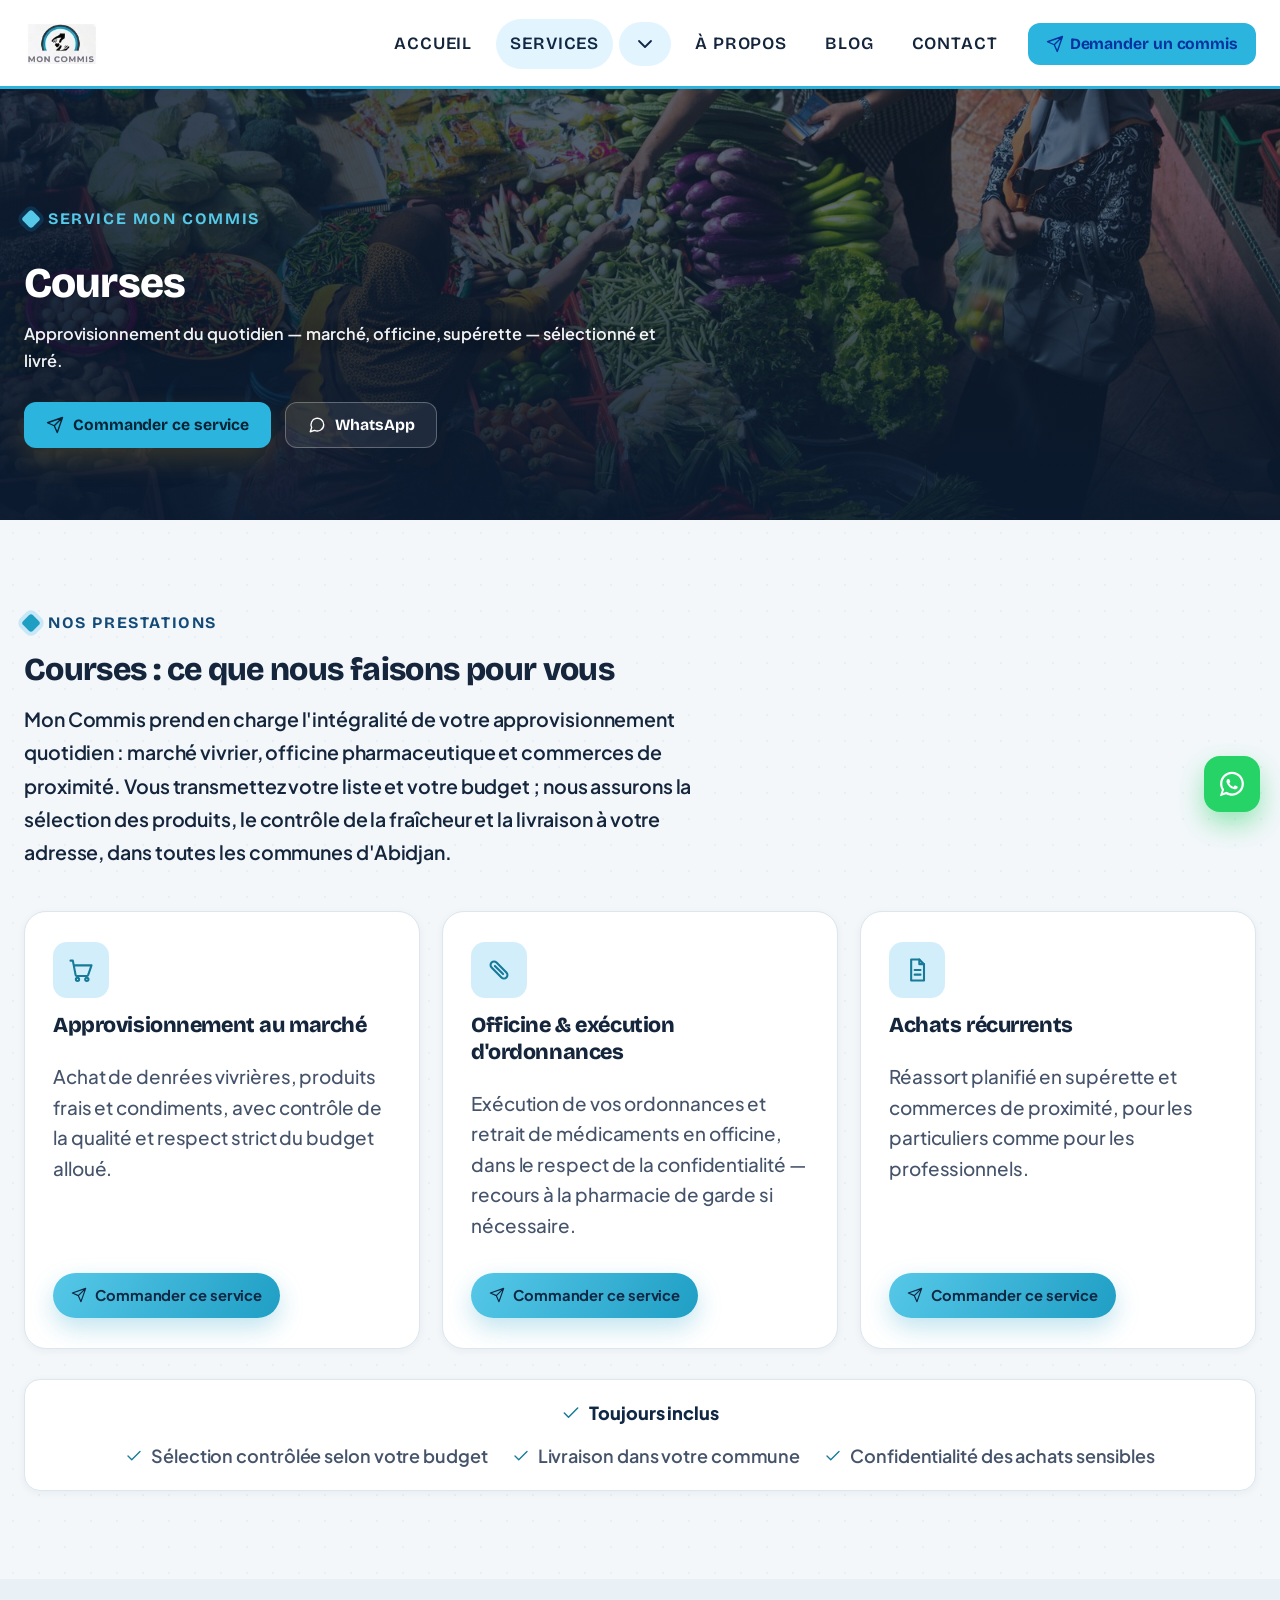
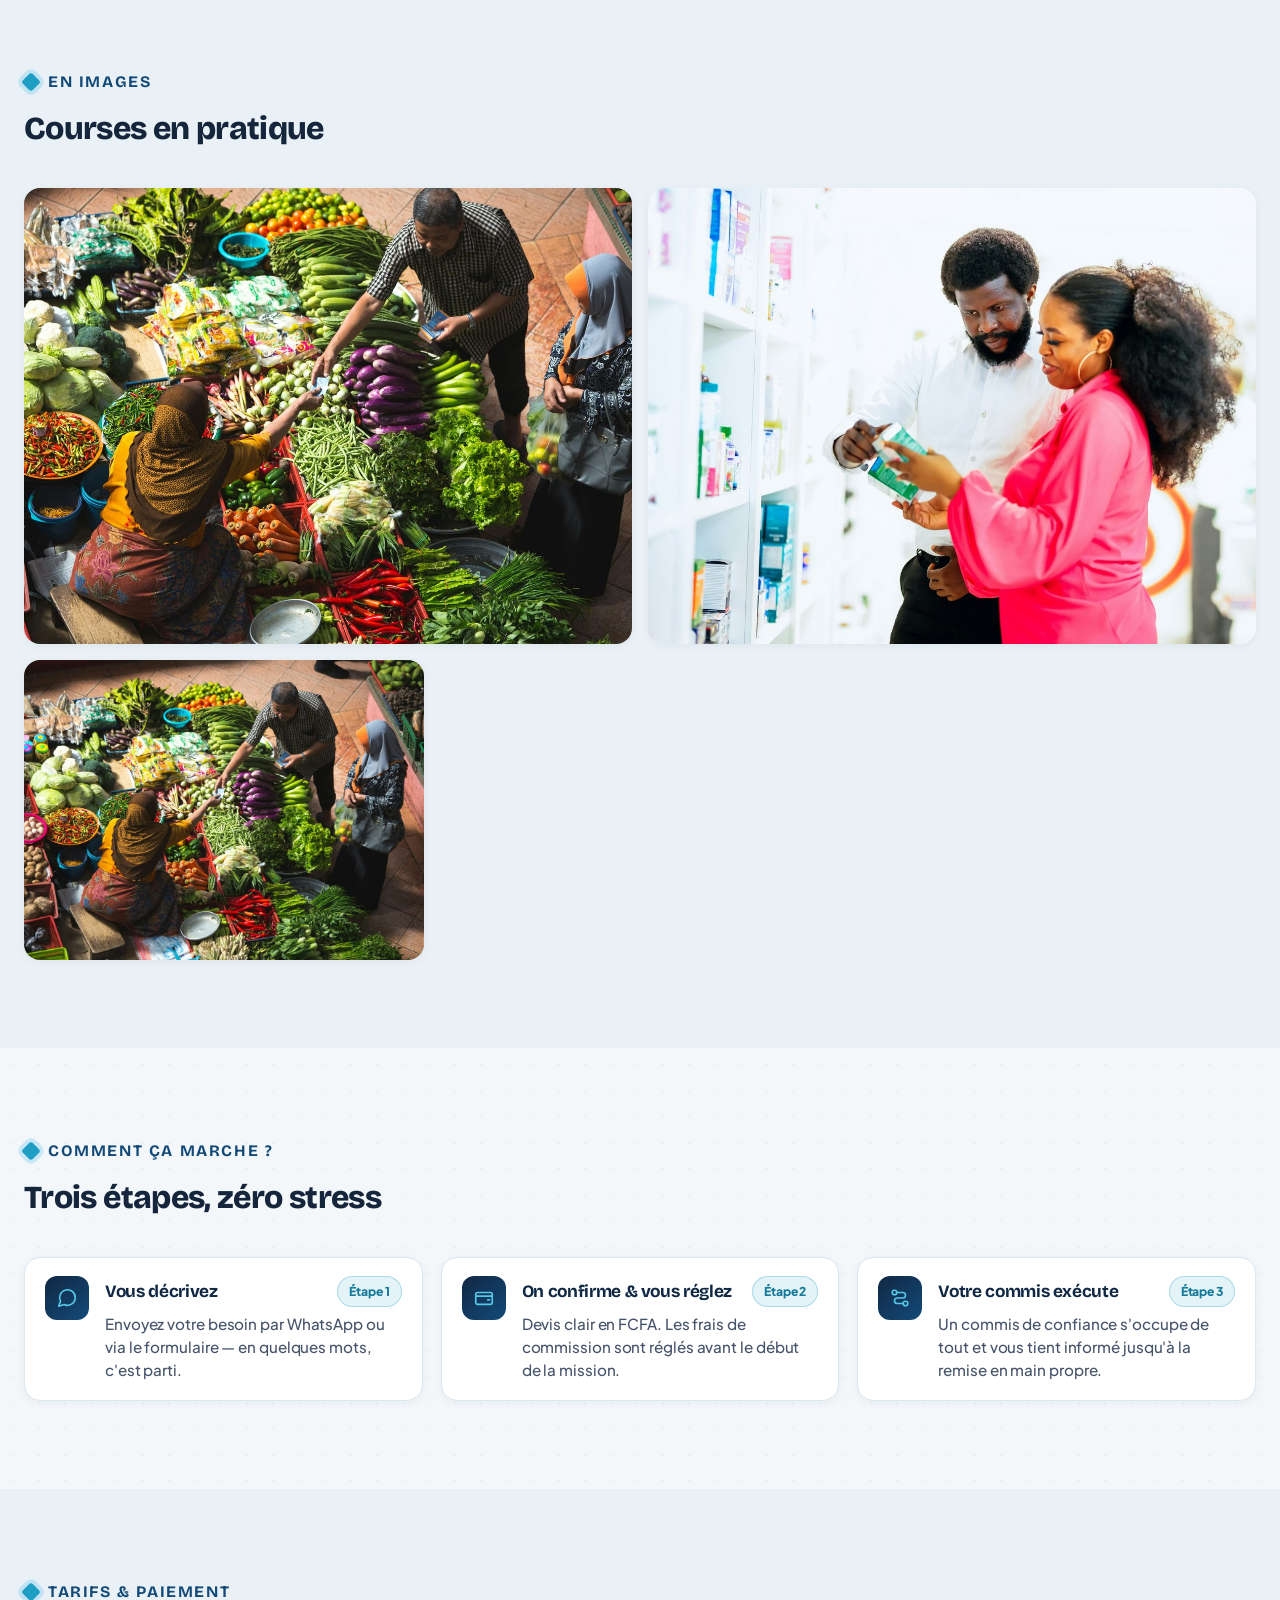
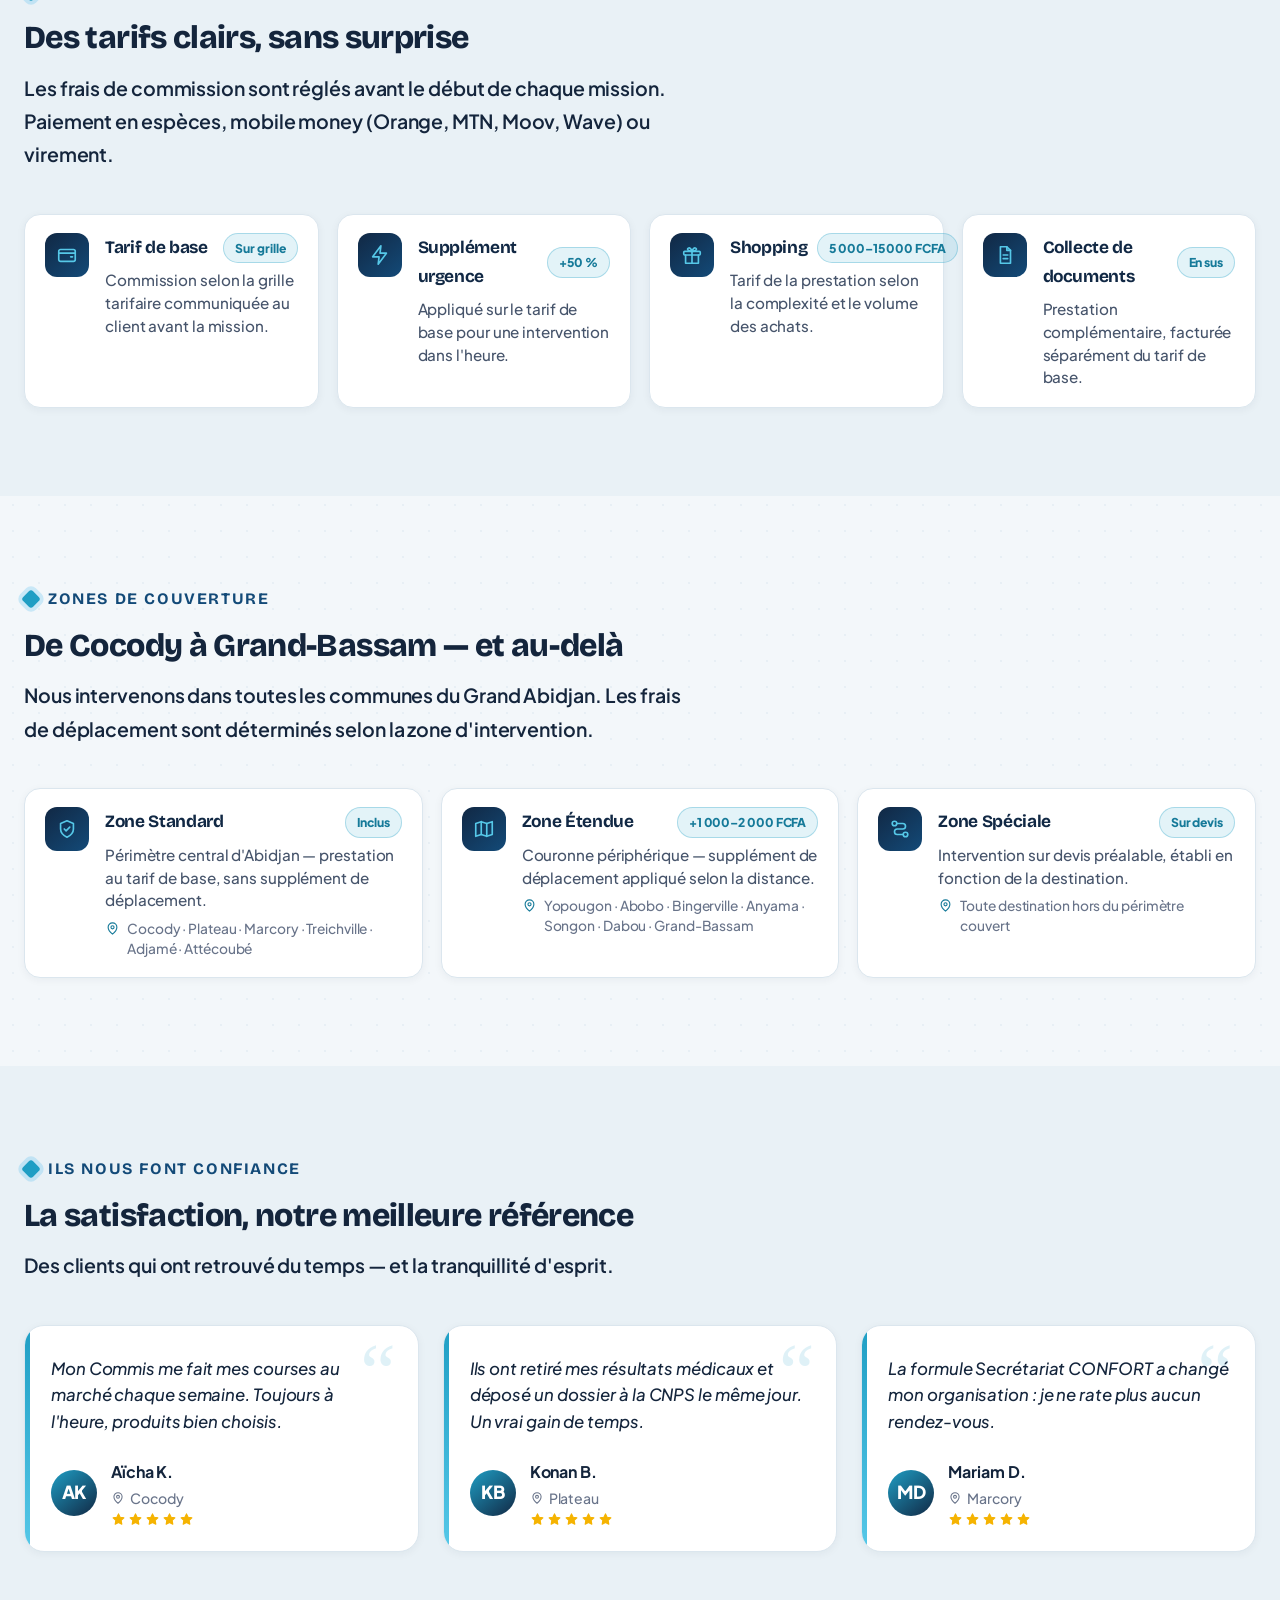
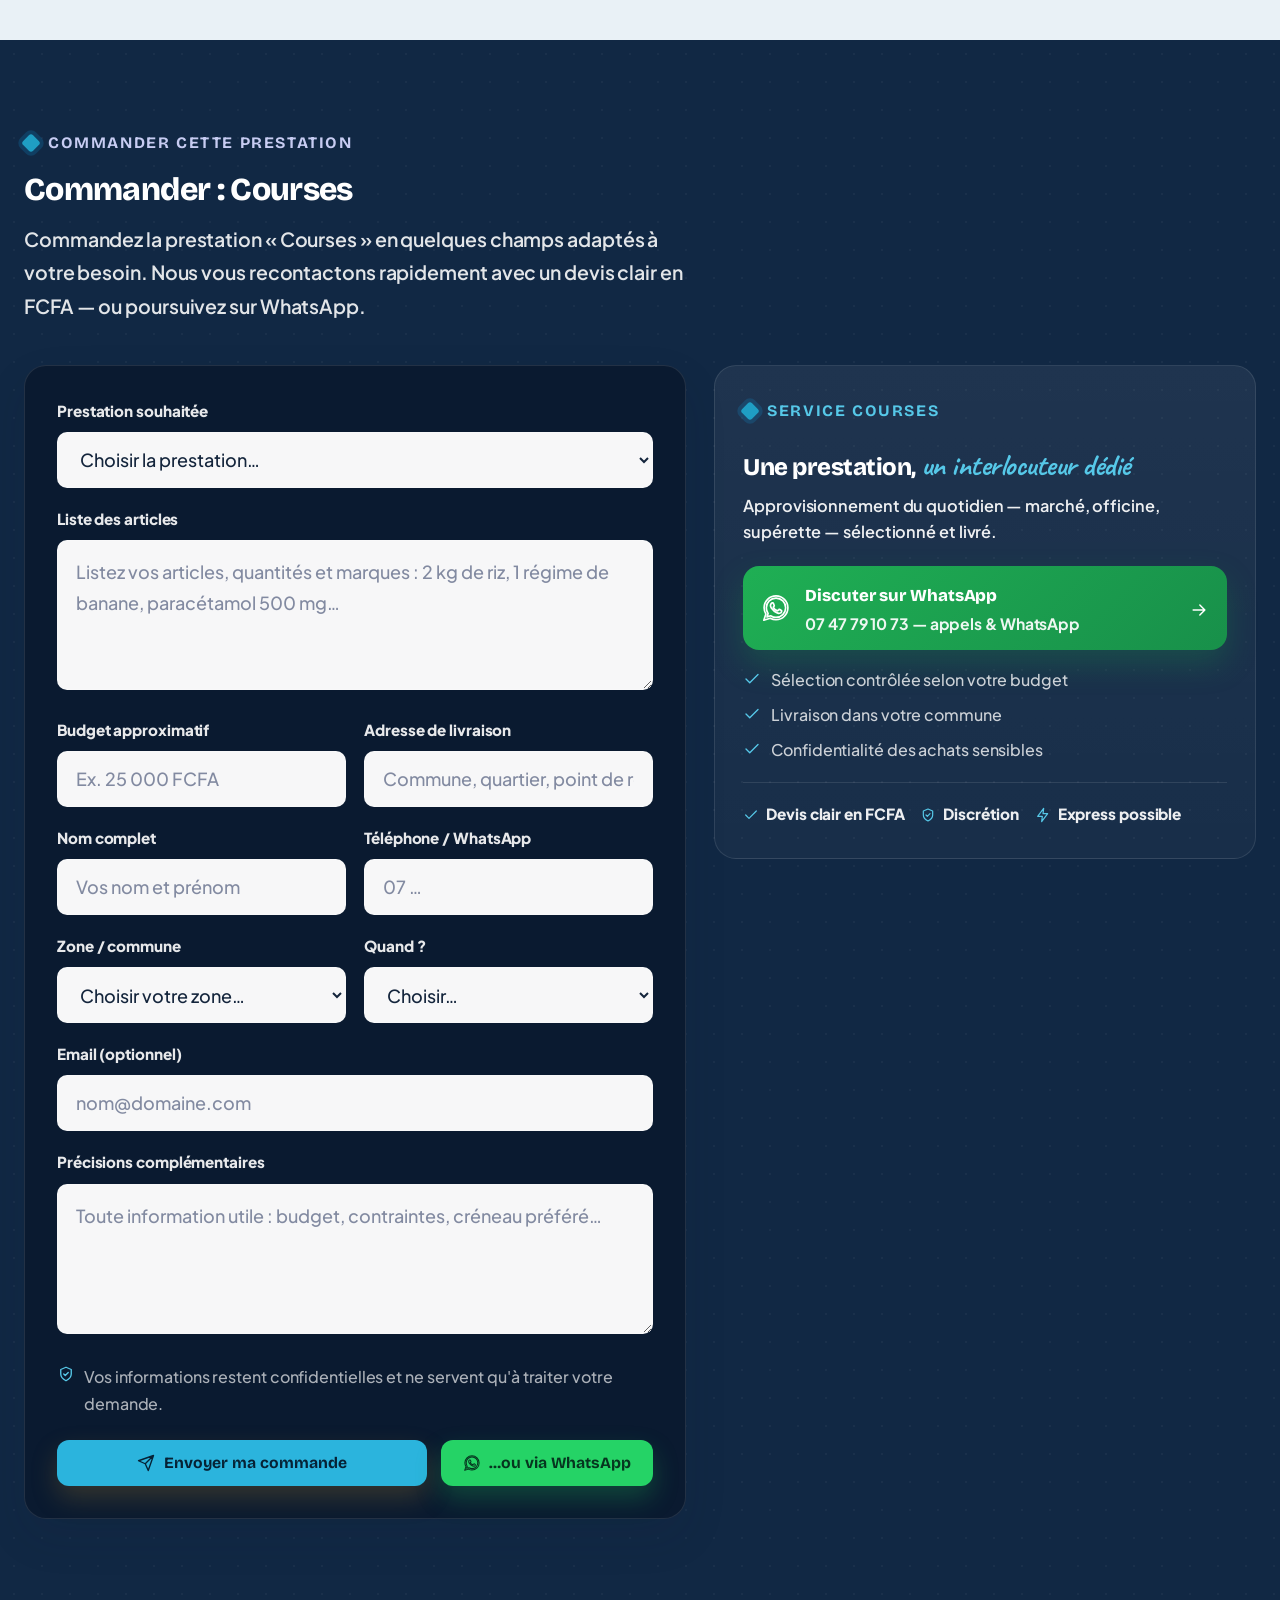
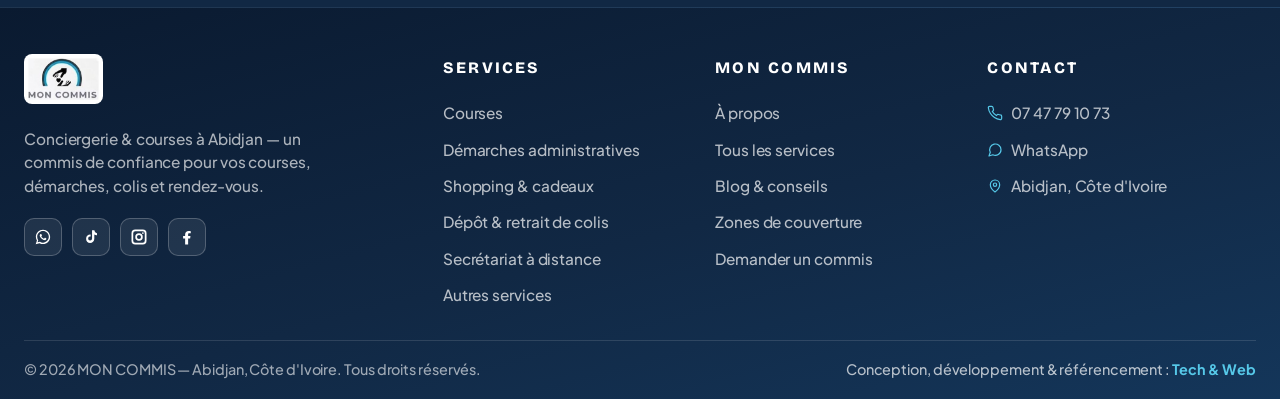
<file: service-courses.html>
<!doctype html>
<html lang="fr">
<head>
<meta charset="utf-8">
<meta name="viewport" content="width=device-width, initial-scale=1">
<title>Courses à Abidjan | Mon Commis</title>
<meta name="description" content="Courses avec Mon Commis à Abidjan : Approvisionnement du quotidien — marché, officine, supérette — sélectionné et livré. Devis clair en FCFA, toutes les communes.">
<meta name="robots" content="index,follow,max-image-preview:large">
<meta name="author" content="MON COMMIS">
<meta name="designer" content="Tech &amp; Web — tech-and-web.com">
<link rel="author" href="https://tech-and-web.com">
<meta name="format-detection" content="telephone=no">
<meta name="theme-color" content="#112844">
<link rel="canonical" href="https://moncommis.ci/service-courses.html">
<link rel="icon" href="favicon.ico" sizes="any">
<link rel="icon" type="image/png" sizes="32x32" href="favicon-32x32.png">
<link rel="apple-touch-icon" sizes="180x180" href="apple-touch-icon.png">
<link rel="manifest" href="site.webmanifest">
<meta property="og:site_name" content="Mon Commis">
<meta property="og:type" content="article">
<meta property="og:locale" content="fr_CI">
<meta property="og:title" content="Courses à Abidjan | Mon Commis">
<meta property="og:description" content="Courses avec Mon Commis à Abidjan : Approvisionnement du quotidien — marché, officine, supérette — sélectionné et livré. Devis clair en FCFA, toutes les communes.">
<meta property="og:url" content="https://moncommis.ci/service-courses.html">
<meta property="og:image" content="https://moncommis.ci/img/brand/og-mon-commis.jpg">
<meta name="twitter:card" content="summary_large_image">
<meta name="twitter:image" content="https://moncommis.ci/img/brand/og-mon-commis.jpg">
<link rel="preconnect" href="https://fonts.googleapis.com">
<link rel="preconnect" href="https://fonts.gstatic.com" crossorigin>
<link href="https://fonts.googleapis.com/css2?family=Bricolage+Grotesque:opsz,wght@12..96,600;12..96,700;12..96,800&family=Hanken+Grotesk:wght@400;500;600;700;800&family=Caveat:wght@600;700&display=swap" rel="stylesheet">
<link href="css/commis-premium.css?v=20260629c3" rel="stylesheet">
<link href="css/commis-brand.css?v=20260629c3" rel="stylesheet">
<script>window.COMMIS_API_URL="/api/demandes/";</script>
<script type="application/ld+json">{"@context": "https://schema.org", "@graph": [{"@type": "LocalBusiness", "@id": "https://moncommis.ci/#business", "name": "MON COMMIS", "url": "https://moncommis.ci/", "image": "https://moncommis.ci/img/brand/og-mon-commis.jpg", "logo": "https://moncommis.ci/img/brand/logo-mon-commis.png", "telephone": "+2250747791073", "email": "contact@moncommis.ci", "priceRange": "FCFA", "description": "Conciergerie & courses à Abidjan : courses au marché, pharmacie, démarches administratives, shopping, colis et secrétariat à distance.", "address": {"@type": "PostalAddress", "addressLocality": "Abidjan", "addressCountry": "CI"}, "geo": {"@type": "GeoCoordinates", "latitude": "5.3599517", "longitude": "-4.0082563"}, "areaServed": "Abidjan", "currenciesAccepted": "XOF", "contactPoint": {"@type": "ContactPoint", "telephone": "+2250747791073", "contactType": "customer service", "areaServed": "CI", "availableLanguage": ["fr"]}}, {"@type": "WebSite", "@id": "https://moncommis.ci/#website", "name": "Mon Commis", "url": "https://moncommis.ci/", "inLanguage": "fr-CI", "publisher": {"@id": "https://moncommis.ci/#business"}, "creator": {"@id": "https://tech-and-web.com/#agency"}}, {"@type": ["Organization", "ProfessionalService"], "@id": "https://tech-and-web.com/#agency", "name": "Tech & Web", "url": "https://tech-and-web.com", "description": "Agence digitale : conception de sites web, d'applications métier et de solutions numériques sur mesure, avec optimisation pour le référencement (moteurs de recherche et assistants IA).", "knowsAbout": ["Conception de sites web", "Développement d'applications", "Référencement (SEO)", "Indexation par les assistants IA", "Solutions digitales sur mesure"]}, {"@type": "Service", "@id": "https://moncommis.ci/service-courses.html#webpage", "url": "https://moncommis.ci/service-courses.html", "name": "Courses à Abidjan | Mon Commis", "description": "Courses avec Mon Commis à Abidjan : Approvisionnement du quotidien — marché, officine, supérette — sélectionné et livré. Devis clair en FCFA, toutes les communes.", "isPartOf": {"@id": "https://moncommis.ci/#website"}, "about": {"@id": "https://moncommis.ci/#business"}, "inLanguage": "fr-CI"}]}</script>
</head>
<body class="page-inner">
<a class="skip-link" href="#main">Aller au contenu</a>
<header class="site-header">
  <div class="container">
    <div class="header-inner">
      <a class="site-brand" href="index.html" aria-label="MON COMMIS — accueil"><img class="site-logo-img" src="img/brand/logo-mon-commis.jpg" alt="MON COMMIS — conciergerie & courses, Abidjan" width="170" height="108"></a>
      <button class="menu-toggle" type="button" aria-expanded="false" aria-controls="site-nav" aria-label="Ouvrir la navigation"><span></span><span></span><span></span></button>
      <nav class="site-nav" id="site-nav" aria-label="Navigation principale">
        <a class="nav-link" href="index.html">Accueil</a>
        <div class="nav-dropdown nav-dropdown-split">
          <div class="nav-dropdown-head">
            <a class="nav-link nav-link-parent is-active" href="services.html">Services</a>
            <button class="nav-link nav-dropdown-toggle nav-dropdown-toggle-icon" type="button" aria-expanded="false" aria-controls="serv-menu" aria-haspopup="true" aria-label="Afficher les services"><svg class="nx-svg" viewBox="0 0 24 24" aria-hidden="true"><path d="m6 9 6 6 6-6"/></svg></button>
          </div>
          <ul class="nav-dropdown-menu nav-dropdown-menu-list" id="serv-menu" role="menu">
<li role="none"><a class="nav-dropdown-link" href="service-courses.html" role="menuitem">Courses</a></li>
<li role="none"><a class="nav-dropdown-link" href="service-demarches.html" role="menuitem">Démarches administratives</a></li>
<li role="none"><a class="nav-dropdown-link" href="service-shopping.html" role="menuitem">Shopping & cadeaux</a></li>
<li role="none"><a class="nav-dropdown-link" href="service-colis.html" role="menuitem">Dépôt & retrait de colis</a></li>
<li role="none"><a class="nav-dropdown-link" href="secretariat.html" role="menuitem">Secrétariat à distance</a></li>
<li role="none"><a class="nav-dropdown-link" href="service-autres.html" role="menuitem">Autres services</a></li>
<li role="none"><a class="nav-dropdown-link" href="services.html" role="menuitem">Tous nos services &rarr;</a></li>
          </ul>
        </div>
        <a class="nav-link" href="a-propos.html">À propos</a>
        <a class="nav-link" href="blog.html">Blog</a>
        <a class="nav-link" href="contact.html">Contact</a>
        <a class="nav-cta" href="contact.html"><svg class="nx-svg" viewBox="0 0 24 24" aria-hidden="true"><path d="M22 2 11 13M22 2l-7 20-4-9-9-4 20-7z"/></svg> Demander un commis</a>
      </nav>
    </div>
  </div>
</header>
<main id="main">
<section class="mc-service-hero">
  <img class="mc-service-hero-bg" src="img/services/courses.jpg" alt="" aria-hidden="true" fetchpriority="high" decoding="async">
  <div class="container">
    <div class="mc-service-hero-copy reveal">
      <span class="nx-eyebrow nx-eyebrow-light">Service Mon Commis</span>
      <h1 class="mc-service-hero-title">Courses</h1>
      <p class="lead">Approvisionnement du quotidien — marché, officine, supérette — sélectionné et livré.</p>
      <div class="nx-hero-cta">
        <a class="btn-lime" href="#commander"><svg class="nx-svg" viewBox="0 0 24 24" aria-hidden="true"><path d="M22 2 11 13M22 2l-7 20-4-9-9-4 20-7z"/></svg> Commander ce service</a>
        <a class="btn-secondary btn-on-dark" href="https://wa.me/2250747791073" target="_blank" rel="noopener noreferrer"><svg class="nx-svg" viewBox="0 0 24 24" aria-hidden="true"><path d="M21 11.5a8.5 8.5 0 0 1-12.3 7.6L3 21l1.9-5.7A8.5 8.5 0 1 1 21 11.5z"/></svg> WhatsApp</a>
      </div>
    </div>
  </div>
</section><section class="section" id="prestations">
  <div class="container">
    <div class="section-header reveal"><div class="section-heading">
      <span class="nx-eyebrow">Nos prestations</span>
      <h2 class="section-title">Courses : ce que nous faisons pour vous</h2>
      <p class="section-copy">Mon Commis prend en charge l'intégralité de votre approvisionnement quotidien : marché vivrier, officine pharmaceutique et commerces de proximité. Vous transmettez votre liste et votre budget ; nous assurons la sélection des produits, le contrôle de la fraîcheur et la livraison à votre adresse, dans toutes les communes d'Abidjan.</p>
    </div></div>
    <div class="nx-grid cols-3"><article class="nx-card mc-presta-card reveal"><span class="nx-ico is-lime"><svg class="nx-svg" viewBox="0 0 24 24" aria-hidden="true"><circle cx="9" cy="20" r="1.4"/><circle cx="17" cy="20" r="1.4"/><path d="M3 4h2l2.4 12.4a1 1 0 0 0 1 .8h8.7a1 1 0 0 0 1-.8L21 8H6"/></svg></span><h3>Approvisionnement au marché</h3><p>Achat de denrées vivrières, produits frais et condiments, avec contrôle de la qualité et respect strict du budget alloué.</p><a class="mc-presta-order" href="#commander" data-order-prestation="Approvisionnement au marché"><svg class="nx-svg" viewBox="0 0 24 24" aria-hidden="true"><path d="M22 2 11 13M22 2l-7 20-4-9-9-4 20-7z"/></svg> Commander ce service</a></article>
<article class="nx-card mc-presta-card reveal"><span class="nx-ico is-lime"><svg class="nx-svg" viewBox="0 0 24 24" aria-hidden="true"><rect x="3" y="9" width="18" height="6" rx="3" transform="rotate(45 12 12)"/><path d="M8.5 8.5 15.5 15.5"/></svg></span><h3>Officine & exécution d'ordonnances</h3><p>Exécution de vos ordonnances et retrait de médicaments en officine, dans le respect de la confidentialité — recours à la pharmacie de garde si nécessaire.</p><a class="mc-presta-order" href="#commander" data-order-prestation="Officine & exécution d'ordonnances"><svg class="nx-svg" viewBox="0 0 24 24" aria-hidden="true"><path d="M22 2 11 13M22 2l-7 20-4-9-9-4 20-7z"/></svg> Commander ce service</a></article>
<article class="nx-card mc-presta-card reveal"><span class="nx-ico is-lime"><svg class="nx-svg" viewBox="0 0 24 24" aria-hidden="true"><path d="M7 3h7l4 4v14H7z"/><path d="M14 3v4h4M10 12h5M10 16h5"/></svg></span><h3>Achats récurrents</h3><p>Réassort planifié en supérette et commerces de proximité, pour les particuliers comme pour les professionnels.</p><a class="mc-presta-order" href="#commander" data-order-prestation="Achats récurrents"><svg class="nx-svg" viewBox="0 0 24 24" aria-hidden="true"><path d="M22 2 11 13M22 2l-7 20-4-9-9-4 20-7z"/></svg> Commander ce service</a></article>
</div>
    <div class="mc-incl-band reveal"><span class="mc-incl-band-label"><svg class="nx-svg" viewBox="0 0 24 24" aria-hidden="true"><path d="M20 6 9 17l-5-5"/></svg> Toujours inclus</span><ul><li><svg class="nx-svg" viewBox="0 0 24 24" aria-hidden="true"><path d="M20 6 9 17l-5-5"/></svg><span>Sélection contrôlée selon votre budget</span></li><li><svg class="nx-svg" viewBox="0 0 24 24" aria-hidden="true"><path d="M20 6 9 17l-5-5"/></svg><span>Livraison dans votre commune</span></li><li><svg class="nx-svg" viewBox="0 0 24 24" aria-hidden="true"><path d="M20 6 9 17l-5-5"/></svg><span>Confidentialité des achats sensibles</span></li></ul></div>
  </div>
</section><section class="section section-soft">
  <div class="container">
    <div class="section-header reveal"><div class="section-heading">
      <span class="nx-eyebrow">En images</span>
      <h2 class="section-title">Courses en pratique</h2>
    </div></div>
    <div class="mc-gallery"><figure class="mc-gal-item reveal"><img src="img/services/courses.jpg" alt="Courses — Mon Commis Abidjan" loading="lazy" decoding="async"></figure>
<figure class="mc-gal-item reveal"><img src="img/services/pharmacie.jpg" alt="Courses — Mon Commis Abidjan" loading="lazy" decoding="async"></figure>
<figure class="mc-gal-item reveal"><img src="img/services/marche-2.jpg" alt="Courses — Mon Commis Abidjan" loading="lazy" decoding="async"></figure>
</div>
  </div>
</section><section class="section">
  <div class="container">
    <div class="section-header reveal"><div class="section-heading">
      <span class="nx-eyebrow">Comment ça marche&nbsp;?</span>
      <h2 class="section-title">Trois étapes, zéro stress</h2>
    </div></div>
    <div class="mc-compact-grid mc-swipe"><article class="mc-compact-card reveal">
  <span class="mc-compact-ico"><svg class="nx-svg" viewBox="0 0 24 24" aria-hidden="true"><path d="M21 11.5a8.5 8.5 0 0 1-12.3 7.6L3 21l1.9-5.7A8.5 8.5 0 1 1 21 11.5z"/></svg></span>
  <div class="mc-compact-body">
    <div class="mc-compact-head"><h3>Vous décrivez</h3><span class="mc-compact-badge">Étape 1</span></div>
    <p class="mc-compact-text">Envoyez votre besoin par WhatsApp ou via le formulaire — en quelques mots, c'est parti.</p>
    
  </div>
</article>
<article class="mc-compact-card reveal">
  <span class="mc-compact-ico"><svg class="nx-svg" viewBox="0 0 24 24" aria-hidden="true"><rect x="3" y="6" width="18" height="13" rx="2"/><path d="M3 10h18M16 14h2"/></svg></span>
  <div class="mc-compact-body">
    <div class="mc-compact-head"><h3>On confirme & vous réglez</h3><span class="mc-compact-badge">Étape 2</span></div>
    <p class="mc-compact-text">Devis clair en FCFA. Les frais de commission sont réglés avant le début de la mission.</p>
    
  </div>
</article>
<article class="mc-compact-card reveal">
  <span class="mc-compact-ico"><svg class="nx-svg" viewBox="0 0 24 24" aria-hidden="true"><circle cx="6" cy="6" r="2.5"/><circle cx="18" cy="18" r="2.5"/><path d="M8.5 6H15a3 3 0 0 1 0 6H9a3 3 0 0 0 0 6h6.5"/></svg></span>
  <div class="mc-compact-body">
    <div class="mc-compact-head"><h3>Votre commis exécute</h3><span class="mc-compact-badge">Étape 3</span></div>
    <p class="mc-compact-text">Un commis de confiance s'occupe de tout et vous tient informé jusqu'à la remise en main propre.</p>
    
  </div>
</article>
</div>
  </div>
</section><section class="section section-soft" id="tarifs">
  <div class="container">
    <div class="section-header reveal"><div class="section-heading">
      <span class="nx-eyebrow">Tarifs & paiement</span>
      <h2 class="section-title">Des tarifs clairs, sans surprise</h2>
      <p class="section-copy">Les frais de commission sont réglés avant le début de chaque mission. Paiement en espèces, mobile money (Orange, MTN, Moov, Wave) ou virement.</p>
    </div></div>
    <div class="mc-compact-grid mc-swipe"><article class="mc-compact-card reveal">
  <span class="mc-compact-ico"><svg class="nx-svg" viewBox="0 0 24 24" aria-hidden="true"><rect x="3" y="6" width="18" height="13" rx="2"/><path d="M3 10h18M16 14h2"/></svg></span>
  <div class="mc-compact-body">
    <div class="mc-compact-head"><h3>Tarif de base</h3><span class="mc-compact-badge">Sur grille</span></div>
    <p class="mc-compact-text">Commission selon la grille tarifaire communiquée au client avant la mission.</p>
    
  </div>
</article>
<article class="mc-compact-card reveal">
  <span class="mc-compact-ico"><svg class="nx-svg" viewBox="0 0 24 24" aria-hidden="true"><path d="M13 2 4 14h7l-1 8 9-12h-7l1-8z"/></svg></span>
  <div class="mc-compact-body">
    <div class="mc-compact-head"><h3>Supplément urgence</h3><span class="mc-compact-badge">+50 %</span></div>
    <p class="mc-compact-text">Appliqué sur le tarif de base pour une intervention dans l'heure.</p>
    
  </div>
</article>
<article class="mc-compact-card reveal">
  <span class="mc-compact-ico"><svg class="nx-svg" viewBox="0 0 24 24" aria-hidden="true"><rect x="3" y="8" width="18" height="4" rx="1"/><path d="M5 12v9h14v-9M12 8v13"/><path d="M12 8S10.5 3 8 4.5 9 8 12 8zM12 8s1.5-5 4-3.5S15 8 12 8z"/></svg></span>
  <div class="mc-compact-body">
    <div class="mc-compact-head"><h3>Shopping</h3><span class="mc-compact-badge">5 000–15 000 FCFA</span></div>
    <p class="mc-compact-text">Tarif de la prestation selon la complexité et le volume des achats.</p>
    
  </div>
</article>
<article class="mc-compact-card reveal">
  <span class="mc-compact-ico"><svg class="nx-svg" viewBox="0 0 24 24" aria-hidden="true"><path d="M7 3h7l4 4v14H7z"/><path d="M14 3v4h4M10 12h5M10 16h5"/></svg></span>
  <div class="mc-compact-body">
    <div class="mc-compact-head"><h3>Collecte de documents</h3><span class="mc-compact-badge">En sus</span></div>
    <p class="mc-compact-text">Prestation complémentaire, facturée séparément du tarif de base.</p>
    
  </div>
</article>
</div>
  </div>
</section><section class="section" id="zones">
  <div class="container">
    <div class="section-header reveal"><div class="section-heading">
      <span class="nx-eyebrow">Zones de couverture</span>
      <h2 class="section-title">De Cocody à Grand-Bassam — et au-delà</h2>
      <p class="section-copy">Nous intervenons dans toutes les communes du Grand Abidjan. Les frais de déplacement sont déterminés selon la zone d'intervention.</p>
    </div></div>
    <div class="mc-compact-grid mc-swipe"><article class="mc-compact-card reveal">
  <span class="mc-compact-ico"><svg class="nx-svg" viewBox="0 0 24 24" aria-hidden="true"><path d="M12 3 5 6v6c0 4 3 7 7 9 4-2 7-5 7-9V6l-7-3z"/><path d="m9 12 2 2 4-4"/></svg></span>
  <div class="mc-compact-body">
    <div class="mc-compact-head"><h3>Zone Standard</h3><span class="mc-compact-badge">Inclus</span></div>
    <p class="mc-compact-text">Périmètre central d'Abidjan — prestation au tarif de base, sans supplément de déplacement.</p>
    <p class="mc-compact-sub"><svg class="nx-svg" viewBox="0 0 24 24" aria-hidden="true"><path d="M12 21s-7-5.5-7-11a7 7 0 0 1 14 0c0 5.5-7 11-7 11z"/><circle cx="12" cy="10" r="2.5"/></svg> <span>Cocody · Plateau · Marcory · Treichville · Adjamé · Attécoubé</span></p>
  </div>
</article>
<article class="mc-compact-card reveal">
  <span class="mc-compact-ico"><svg class="nx-svg" viewBox="0 0 24 24" aria-hidden="true"><path d="m9 4 6 2 6-2v14l-6 2-6-2-6 2V6z"/><path d="M9 4v14M15 6v14"/></svg></span>
  <div class="mc-compact-body">
    <div class="mc-compact-head"><h3>Zone Étendue</h3><span class="mc-compact-badge">+1 000–2 000 FCFA</span></div>
    <p class="mc-compact-text">Couronne périphérique — supplément de déplacement appliqué selon la distance.</p>
    <p class="mc-compact-sub"><svg class="nx-svg" viewBox="0 0 24 24" aria-hidden="true"><path d="M12 21s-7-5.5-7-11a7 7 0 0 1 14 0c0 5.5-7 11-7 11z"/><circle cx="12" cy="10" r="2.5"/></svg> <span>Yopougon · Abobo · Bingerville · Anyama · Songon · Dabou · Grand-Bassam</span></p>
  </div>
</article>
<article class="mc-compact-card reveal">
  <span class="mc-compact-ico"><svg class="nx-svg" viewBox="0 0 24 24" aria-hidden="true"><circle cx="6" cy="6" r="2.5"/><circle cx="18" cy="18" r="2.5"/><path d="M8.5 6H15a3 3 0 0 1 0 6H9a3 3 0 0 0 0 6h6.5"/></svg></span>
  <div class="mc-compact-body">
    <div class="mc-compact-head"><h3>Zone Spéciale</h3><span class="mc-compact-badge">Sur devis</span></div>
    <p class="mc-compact-text">Intervention sur devis préalable, établi en fonction de la destination.</p>
    <p class="mc-compact-sub"><svg class="nx-svg" viewBox="0 0 24 24" aria-hidden="true"><path d="M12 21s-7-5.5-7-11a7 7 0 0 1 14 0c0 5.5-7 11-7 11z"/><circle cx="12" cy="10" r="2.5"/></svg> <span>Toute destination hors du périmètre couvert</span></p>
  </div>
</article>
</div>
  </div>
</section><section class="section section-soft mc-trust">
  <div class="container">
    <div class="section-header reveal"><div class="section-heading">
      <span class="nx-eyebrow">Ils nous font confiance</span>
      <h2 class="section-title">La satisfaction, notre meilleure référence</h2>
      <p class="section-copy">Des clients qui ont retrouvé du temps — et la tranquillité d'esprit.</p>
    </div></div>
    <div class="mc-quote-grid mc-swipe"><article class="mc-quote reveal"><span class="mc-quote-mark" aria-hidden="true">&ldquo;</span><p class="mc-quote-text">Mon Commis me fait mes courses au marché chaque semaine. Toujours à l'heure, produits bien choisis.</p><div class="mc-quote-by"><span class="mc-quote-avatar">AK</span><span class="mc-quote-meta"><strong>Aïcha K.</strong><span><svg class="nx-svg" viewBox="0 0 24 24" aria-hidden="true"><path d="M12 21s-7-5.5-7-11a7 7 0 0 1 14 0c0 5.5-7 11-7 11z"/><circle cx="12" cy="10" r="2.5"/></svg> Cocody</span></span><span class="mc-quote-stars"><svg class="nx-svg" viewBox="0 0 24 24" aria-hidden="true"><path d="m12 3 2.6 5.5 6 .8-4.4 4.2 1.1 6L12 16.8 6.7 19.5l1.1-6L3.4 9.3l6-.8L12 3z"/></svg><svg class="nx-svg" viewBox="0 0 24 24" aria-hidden="true"><path d="m12 3 2.6 5.5 6 .8-4.4 4.2 1.1 6L12 16.8 6.7 19.5l1.1-6L3.4 9.3l6-.8L12 3z"/></svg><svg class="nx-svg" viewBox="0 0 24 24" aria-hidden="true"><path d="m12 3 2.6 5.5 6 .8-4.4 4.2 1.1 6L12 16.8 6.7 19.5l1.1-6L3.4 9.3l6-.8L12 3z"/></svg><svg class="nx-svg" viewBox="0 0 24 24" aria-hidden="true"><path d="m12 3 2.6 5.5 6 .8-4.4 4.2 1.1 6L12 16.8 6.7 19.5l1.1-6L3.4 9.3l6-.8L12 3z"/></svg><svg class="nx-svg" viewBox="0 0 24 24" aria-hidden="true"><path d="m12 3 2.6 5.5 6 .8-4.4 4.2 1.1 6L12 16.8 6.7 19.5l1.1-6L3.4 9.3l6-.8L12 3z"/></svg></span></div></article>
<article class="mc-quote reveal d1"><span class="mc-quote-mark" aria-hidden="true">&ldquo;</span><p class="mc-quote-text">Ils ont retiré mes résultats médicaux et déposé un dossier à la CNPS le même jour. Un vrai gain de temps.</p><div class="mc-quote-by"><span class="mc-quote-avatar">KB</span><span class="mc-quote-meta"><strong>Konan B.</strong><span><svg class="nx-svg" viewBox="0 0 24 24" aria-hidden="true"><path d="M12 21s-7-5.5-7-11a7 7 0 0 1 14 0c0 5.5-7 11-7 11z"/><circle cx="12" cy="10" r="2.5"/></svg> Plateau</span></span><span class="mc-quote-stars"><svg class="nx-svg" viewBox="0 0 24 24" aria-hidden="true"><path d="m12 3 2.6 5.5 6 .8-4.4 4.2 1.1 6L12 16.8 6.7 19.5l1.1-6L3.4 9.3l6-.8L12 3z"/></svg><svg class="nx-svg" viewBox="0 0 24 24" aria-hidden="true"><path d="m12 3 2.6 5.5 6 .8-4.4 4.2 1.1 6L12 16.8 6.7 19.5l1.1-6L3.4 9.3l6-.8L12 3z"/></svg><svg class="nx-svg" viewBox="0 0 24 24" aria-hidden="true"><path d="m12 3 2.6 5.5 6 .8-4.4 4.2 1.1 6L12 16.8 6.7 19.5l1.1-6L3.4 9.3l6-.8L12 3z"/></svg><svg class="nx-svg" viewBox="0 0 24 24" aria-hidden="true"><path d="m12 3 2.6 5.5 6 .8-4.4 4.2 1.1 6L12 16.8 6.7 19.5l1.1-6L3.4 9.3l6-.8L12 3z"/></svg><svg class="nx-svg" viewBox="0 0 24 24" aria-hidden="true"><path d="m12 3 2.6 5.5 6 .8-4.4 4.2 1.1 6L12 16.8 6.7 19.5l1.1-6L3.4 9.3l6-.8L12 3z"/></svg></span></div></article>
<article class="mc-quote reveal d2"><span class="mc-quote-mark" aria-hidden="true">&ldquo;</span><p class="mc-quote-text">La formule Secrétariat CONFORT a changé mon organisation : je ne rate plus aucun rendez-vous.</p><div class="mc-quote-by"><span class="mc-quote-avatar">MD</span><span class="mc-quote-meta"><strong>Mariam D.</strong><span><svg class="nx-svg" viewBox="0 0 24 24" aria-hidden="true"><path d="M12 21s-7-5.5-7-11a7 7 0 0 1 14 0c0 5.5-7 11-7 11z"/><circle cx="12" cy="10" r="2.5"/></svg> Marcory</span></span><span class="mc-quote-stars"><svg class="nx-svg" viewBox="0 0 24 24" aria-hidden="true"><path d="m12 3 2.6 5.5 6 .8-4.4 4.2 1.1 6L12 16.8 6.7 19.5l1.1-6L3.4 9.3l6-.8L12 3z"/></svg><svg class="nx-svg" viewBox="0 0 24 24" aria-hidden="true"><path d="m12 3 2.6 5.5 6 .8-4.4 4.2 1.1 6L12 16.8 6.7 19.5l1.1-6L3.4 9.3l6-.8L12 3z"/></svg><svg class="nx-svg" viewBox="0 0 24 24" aria-hidden="true"><path d="m12 3 2.6 5.5 6 .8-4.4 4.2 1.1 6L12 16.8 6.7 19.5l1.1-6L3.4 9.3l6-.8L12 3z"/></svg><svg class="nx-svg" viewBox="0 0 24 24" aria-hidden="true"><path d="m12 3 2.6 5.5 6 .8-4.4 4.2 1.1 6L12 16.8 6.7 19.5l1.1-6L3.4 9.3l6-.8L12 3z"/></svg><svg class="nx-svg" viewBox="0 0 24 24" aria-hidden="true"><path d="m12 3 2.6 5.5 6 .8-4.4 4.2 1.1 6L12 16.8 6.7 19.5l1.1-6L3.4 9.3l6-.8L12 3z"/></svg></span></div></article>
</div>
  </div>
</section><section id="commander" class="section section-dark nx-contact mc-order">
  <div class="container">
    <div class="section-header reveal"><div class="section-heading">
      <span class="nx-eyebrow">Commander cette prestation</span>
      <h2 class="section-title">Commander : Courses</h2>
      <p class="section-copy">Commandez la prestation « Courses » en quelques champs adaptés à votre besoin. Nous vous recontactons rapidement avec un devis clair en FCFA — ou poursuivez sur WhatsApp.</p>
    </div></div>
    <div class="contact-layout">
      <div class="form-shell reveal">
        <form id="contact-brief" data-wa="2250747791073" novalidate>
          <select hidden name="project_type" data-field data-label="Service"><option value="Courses" selected>Courses</option></select>
          <div class="form-grid">
            <div class="form-group full"><label class="form-label" for="prestation-select">Prestation souhaitée</label><select class="form-control" id="prestation-select" name="prestation" data-field data-label="Prestation"><option value="">Choisir la prestation…</option><option value="Approvisionnement au marché">Approvisionnement au marché</option><option value="Officine & exécution d'ordonnances">Officine & exécution d'ordonnances</option><option value="Achats récurrents">Achats récurrents</option><option value="Plusieurs prestations / autre">Plusieurs prestations / autre</option></select></div>
            <div class="form-group full"><label class="form-label" for="sc-liste">Liste des articles</label><textarea class="form-control" id="sc-liste" name="sc_liste" placeholder="Listez vos articles, quantités et marques : 2 kg de riz, 1 régime de banane, paracétamol 500 mg…" data-field data-label="Liste des articles"></textarea></div>
<div class="form-group"><label class="form-label" for="sc-budget">Budget approximatif</label><input class="form-control" id="sc-budget" name="sc_budget" type="text" placeholder="Ex. 25 000 FCFA" data-field data-label="Budget approximatif"></div>
<div class="form-group"><label class="form-label" for="sc-livraison">Adresse de livraison</label><input class="form-control" id="sc-livraison" name="sc_livraison" type="text" placeholder="Commune, quartier, point de repère" data-field data-label="Adresse de livraison"></div>
            <div class="form-group"><label class="form-label" for="full-name">Nom complet</label><input class="form-control" id="full-name" name="full_name" type="text" autocomplete="name" placeholder="Vos nom et prénom" data-field data-label="Nom"></div>
            <div class="form-group"><label class="form-label" for="phone-number">Téléphone / WhatsApp</label><input class="form-control" id="phone-number" name="phone_number" type="tel" autocomplete="tel" placeholder="07 …" data-field data-label="Téléphone"></div>
            <div class="form-group"><label class="form-label" for="zone">Zone / commune</label><select class="form-control" id="zone" name="location" data-field data-label="Zone"><option value="">Choisir votre zone…</option><option value="Zone Standard">Zone Standard</option><option value="Zone Étendue">Zone Étendue</option><option value="Zone Spéciale">Zone Spéciale</option></select></div>
            <div class="form-group"><label class="form-label" for="echeance">Quand ?</label><select class="form-control" id="echeance" name="timeline" data-field data-label="Échéance"><option value="">Choisir…</option><option>Dès que possible</option><option value="Urgent (dans l'heure, +50%)">Urgent — dans l'heure (+50 %)</option><option>Aujourd'hui</option><option>Cette semaine</option></select></div>
            <div class="form-group full"><label class="form-label" for="email-address">Email (optionnel)</label><input class="form-control" id="email-address" name="email_address" type="email" autocomplete="email" placeholder="nom@domaine.com" data-field data-label="Email"></div>
            <div class="form-group full"><label class="form-label" for="project-message">Précisions complémentaires</label><textarea class="form-control" id="project-message" name="project_message" placeholder="Toute information utile : budget, contraintes, créneau préféré…" data-field data-label="Précisions"></textarea></div>
          </div>
          <p class="form-note"><svg class="nx-svg" viewBox="0 0 24 24" aria-hidden="true"><path d="M12 3 5 6v6c0 4 3 7 7 9 4-2 7-5 7-9V6l-7-3z"/><path d="m9 12 2 2 4-4"/></svg> Vos informations restent confidentielles et ne servent qu'à traiter votre demande.</p>
          <div class="nx-contact-actions">
            <button class="btn-lime" type="submit"><svg class="nx-svg" viewBox="0 0 24 24" aria-hidden="true"><path d="M22 2 11 13M22 2l-7 20-4-9-9-4 20-7z"/></svg> Envoyer ma commande</button>
            <button class="btn-wa" type="button" data-wa-contact data-wa="2250747791073"><svg class="nx-svg" viewBox="0 0 32 32" aria-hidden="true"><path d="M16 3C9 3 3.3 8.7 3.3 15.7c0 2.4.7 4.7 1.9 6.7L3 29l6.8-2.1c1.9 1 4 1.6 6.2 1.6 7 0 12.7-5.7 12.7-12.7S23 3 16 3Zm0 23c-1.9 0-3.7-.5-5.3-1.5l-.4-.2-3.9 1.2 1.2-3.8-.3-.4c-1.1-1.7-1.6-3.6-1.6-5.6C5.7 10 10.3 5.4 16 5.4S26.3 10 26.3 15.7 21.7 26 16 26Zm5.7-7.5c-.3-.2-1.8-.9-2.1-1-.3-.1-.5-.2-.7.2-.2.3-.8 1-.9 1.2-.2.2-.3.2-.6.1-.3-.2-1.3-.5-2.5-1.5-.9-.8-1.5-1.8-1.7-2.1-.2-.3 0-.5.1-.6l.5-.5c.1-.2.2-.3.3-.5.1-.2 0-.4 0-.5l-.9-2.2c-.2-.6-.5-.5-.7-.5h-.6c-.2 0-.5.1-.8.4-.3.3-1 1-1 2.4s1.1 2.8 1.2 3c.2.2 2.1 3.2 5 4.5.7.3 1.2.5 1.7.6.7.2 1.3.2 1.8.1.6-.1 1.8-.7 2-1.4.3-.7.3-1.3.2-1.4-.1-.1-.3-.2-.6-.4Z"/></svg> …ou via WhatsApp</button>
          </div>
          <div class="form-success" hidden><svg class="nx-svg" viewBox="0 0 24 24" aria-hidden="true"><path d="M20 6 9 17l-5-5"/></svg> Merci ! Votre commande est bien reçue. Mon Commis vous recontacte rapidement.</div>
          <div class="form-error" hidden style="color:#ffd0d0;margin-top:12px;font-weight:600;"></div>
        </form>
      </div>
      <aside class="nx-contact-card reveal d1">
        <span class="nx-eyebrow">Service Courses</span>
        <h3>Une prestation, <span class="nx-script">un interlocuteur dédié</span></h3>
        <p>Approvisionnement du quotidien — marché, officine, supérette — sélectionné et livré.</p>
        <a class="nx-contact-wa" href="https://wa.me/2250747791073" target="_blank" rel="noopener noreferrer">
          <span class="nx-contact-wa-ico"><svg class="nx-svg" viewBox="0 0 32 32" aria-hidden="true"><path d="M16 3C9 3 3.3 8.7 3.3 15.7c0 2.4.7 4.7 1.9 6.7L3 29l6.8-2.1c1.9 1 4 1.6 6.2 1.6 7 0 12.7-5.7 12.7-12.7S23 3 16 3Zm0 23c-1.9 0-3.7-.5-5.3-1.5l-.4-.2-3.9 1.2 1.2-3.8-.3-.4c-1.1-1.7-1.6-3.6-1.6-5.6C5.7 10 10.3 5.4 16 5.4S26.3 10 26.3 15.7 21.7 26 16 26Zm5.7-7.5c-.3-.2-1.8-.9-2.1-1-.3-.1-.5-.2-.7.2-.2.3-.8 1-.9 1.2-.2.2-.3.2-.6.1-.3-.2-1.3-.5-2.5-1.5-.9-.8-1.5-1.8-1.7-2.1-.2-.3 0-.5.1-.6l.5-.5c.1-.2.2-.3.3-.5.1-.2 0-.4 0-.5l-.9-2.2c-.2-.6-.5-.5-.7-.5h-.6c-.2 0-.5.1-.8.4-.3.3-1 1-1 2.4s1.1 2.8 1.2 3c.2.2 2.1 3.2 5 4.5.7.3 1.2.5 1.7.6.7.2 1.3.2 1.8.1.6-.1 1.8-.7 2-1.4.3-.7.3-1.3.2-1.4-.1-.1-.3-.2-.6-.4Z"/></svg></span>
          <span class="nx-contact-wa-txt"><strong>Discuter sur WhatsApp</strong><small>07 47 79 10 73 — appels & WhatsApp</small></span>
          <span class="nx-contact-wa-arr"><svg class="nx-svg" viewBox="0 0 24 24" aria-hidden="true"><path d="M5 12h14M13 6l6 6-6 6"/></svg></span>
        </a>
        <ul class="nx-list" style="margin-top:18px">
          <li><svg class="nx-svg" viewBox="0 0 24 24" aria-hidden="true"><path d="M20 6 9 17l-5-5"/></svg><span>Sélection contrôlée selon votre budget</span></li><li><svg class="nx-svg" viewBox="0 0 24 24" aria-hidden="true"><path d="M20 6 9 17l-5-5"/></svg><span>Livraison dans votre commune</span></li><li><svg class="nx-svg" viewBox="0 0 24 24" aria-hidden="true"><path d="M20 6 9 17l-5-5"/></svg><span>Confidentialité des achats sensibles</span></li>
        </ul>
        <div class="nx-contact-trust">
          <span><svg class="nx-svg" viewBox="0 0 24 24" aria-hidden="true"><path d="M20 6 9 17l-5-5"/></svg> Devis clair en FCFA</span>
          <span><svg class="nx-svg" viewBox="0 0 24 24" aria-hidden="true"><path d="M12 3 5 6v6c0 4 3 7 7 9 4-2 7-5 7-9V6l-7-3z"/><path d="m9 12 2 2 4-4"/></svg> Discrétion</span>
          <span><svg class="nx-svg" viewBox="0 0 24 24" aria-hidden="true"><path d="M13 2 4 14h7l-1 8 9-12h-7l1-8z"/></svg> Express possible</span>
        </div>
      </aside>
    </div>
  </div>
</section></main>
<footer class="site-footer mc-footer">
  <div class="container">
    <div class="mc-footer-grid">
      <div class="mc-footer-brand">
        <a class="site-brand" href="index.html" aria-label="MON COMMIS — accueil"><img class="site-logo-img" src="img/brand/logo-mon-commis.jpg" alt="MON COMMIS — conciergerie & courses, Abidjan" width="170" height="108"></a>
        <p class="mc-footer-desc">Conciergerie & courses à Abidjan — un commis de confiance pour vos courses, démarches, colis et rendez-vous.</p>
        <div class="footer-social">
          <a href="https://wa.me/2250747791073" target="_blank" rel="noopener noreferrer" aria-label="WhatsApp"><svg viewBox="0 0 32 32" aria-hidden="true"><path d="M16 3C9 3 3.3 8.7 3.3 15.7c0 2.4.7 4.7 1.9 6.7L3 29l6.8-2.1c1.9 1 4 1.6 6.2 1.6 7 0 12.7-5.7 12.7-12.7S23 3 16 3Zm0 23c-1.9 0-3.7-.5-5.3-1.5l-.4-.2-3.9 1.2 1.2-3.8-.3-.4c-1.1-1.7-1.6-3.6-1.6-5.6C5.7 10 10.3 5.4 16 5.4S26.3 10 26.3 15.7 21.7 26 16 26Zm5.7-7.5c-.3-.2-1.8-.9-2.1-1-.3-.1-.5-.2-.7.2-.2.3-.8 1-.9 1.2-.2.2-.3.2-.6.1-.3-.2-1.3-.5-2.5-1.5-.9-.8-1.5-1.8-1.7-2.1-.2-.3 0-.5.1-.6l.5-.5c.1-.2.2-.3.3-.5.1-.2 0-.4 0-.5l-.9-2.2c-.2-.6-.5-.5-.7-.5h-.6c-.2 0-.5.1-.8.4-.3.3-1 1-1 2.4s1.1 2.8 1.2 3c.2.2 2.1 3.2 5 4.5.7.3 1.2.5 1.7.6.7.2 1.3.2 1.8.1.6-.1 1.8-.7 2-1.4.3-.7.3-1.3.2-1.4-.1-.1-.3-.2-.6-.4Z"/></svg></a>
          <a href="#" aria-label="TikTok"><svg viewBox="0 0 24 24" aria-hidden="true"><path d="M16.5 3c.3 2.1 1.5 3.6 3.5 3.9v2.6c-1.3.1-2.5-.3-3.6-1v5.9c0 3.4-2.6 5.6-5.6 5.6A5.4 5.4 0 0 1 5.5 14a5.3 5.3 0 0 1 6-5.3v2.7a2.7 2.7 0 0 0-3.3 2.6 2.6 2.6 0 0 0 5.2.1V3h3.1z"/></svg></a>
          <a href="#" aria-label="Instagram"><svg viewBox="0 0 24 24" aria-hidden="true"><path d="M7 2h10a5 5 0 0 1 5 5v10a5 5 0 0 1-5 5H7a5 5 0 0 1-5-5V7a5 5 0 0 1 5-5Zm0 2.3A2.7 2.7 0 0 0 4.3 7v10A2.7 2.7 0 0 0 7 19.7h10a2.7 2.7 0 0 0 2.7-2.7V7A2.7 2.7 0 0 0 17 4.3H7Zm10.2 1.5a1.1 1.1 0 1 1 0 2.2 1.1 1.1 0 0 1 0-2.2ZM12 7a5 5 0 1 1 0 10 5 5 0 0 1 0-10Zm0 2.3A2.7 2.7 0 1 0 12 14.7 2.7 2.7 0 0 0 12 9.3Z"/></svg></a>
          <a href="#" aria-label="Facebook"><svg viewBox="0 0 24 24" aria-hidden="true"><path d="M13.5 22v-8.1h2.7l.4-3.2h-3.1V8.7c0-.9.2-1.6 1.6-1.6H17V4.2c-.4-.1-1.5-.2-2.8-.2-2.8 0-4.7 1.7-4.7 4.8v2H6.8v3.2h2.7V22h4Z"/></svg></a>
        </div>
      </div>
      <nav class="mc-footer-col" aria-label="Services">
        <h4>Services</h4>
        <a href="service-courses.html">Courses</a>
<a href="service-demarches.html">Démarches administratives</a>
<a href="service-shopping.html">Shopping & cadeaux</a>
<a href="service-colis.html">Dépôt & retrait de colis</a>
<a href="secretariat.html">Secrétariat à distance</a>
<a href="service-autres.html">Autres services</a>

      </nav>
      <nav class="mc-footer-col" aria-label="Mon Commis">
        <h4>Mon Commis</h4>
        <a href="a-propos.html">À propos</a>
        <a href="services.html">Tous les services</a>
        <a href="blog.html">Blog & conseils</a>
        <a href="services.html#zones">Zones de couverture</a>
        <a href="contact.html">Demander un commis</a>
      </nav>
      <div class="mc-footer-col mc-footer-contact">
        <h4>Contact</h4>
        <a class="mc-footer-phone" href="tel:+2250747791073"><svg class="nx-svg" viewBox="0 0 24 24" aria-hidden="true"><path d="M22 16.9v3a2 2 0 0 1-2.2 2 19.8 19.8 0 0 1-8.6-3.1 19.5 19.5 0 0 1-6-6A19.8 19.8 0 0 1 2 4.2 2 2 0 0 1 4 2h3a2 2 0 0 1 2 1.7c.1 1 .4 2 .7 2.9a2 2 0 0 1-.5 2.1L8 9.8a16 16 0 0 0 6 6l1.1-1.1a2 2 0 0 1 2.1-.5c.9.3 1.9.6 2.9.7A2 2 0 0 1 22 16.9z"/></svg> 07 47 79 10 73</a>
        <a href="https://wa.me/2250747791073" target="_blank" rel="noopener noreferrer"><svg class="nx-svg" viewBox="0 0 24 24" aria-hidden="true"><path d="M21 11.5a8.5 8.5 0 0 1-12.3 7.6L3 21l1.9-5.7A8.5 8.5 0 1 1 21 11.5z"/></svg> WhatsApp</a>
        <span><svg class="nx-svg" viewBox="0 0 24 24" aria-hidden="true"><path d="M12 21s-7-5.5-7-11a7 7 0 0 1 14 0c0 5.5-7 11-7 11z"/><circle cx="12" cy="10" r="2.5"/></svg> Abidjan, Côte d'Ivoire</span>
      </div>
    </div>
    <div class="mc-footer-bottom">
      <span>&copy; 2026 MON COMMIS — Abidjan, Côte d'Ivoire. Tous droits réservés.</span>
      <a class="mc-credit" href="https://tech-and-web.com" target="_blank" rel="noopener" title="Tech &amp; Web — conception de sites web, applications et solutions digitales optimisés pour les moteurs de recherche et les assistants IA">Conception, développement &amp; référencement&nbsp;: <strong>Tech&nbsp;&amp;&nbsp;Web</strong></a>
    </div>
  </div>
</footer>
<a class="whatsapp-float" href="https://wa.me/2250747791073" target="_blank" rel="noopener noreferrer" aria-label="WhatsApp"><svg viewBox="0 0 32 32" aria-hidden="true"><path d="M16 3C9 3 3.3 8.7 3.3 15.7c0 2.4.7 4.7 1.9 6.7L3 29l6.8-2.1c1.9 1 4 1.6 6.2 1.6 7 0 12.7-5.7 12.7-12.7S23 3 16 3Zm0 23c-1.9 0-3.7-.5-5.3-1.5l-.4-.2-3.9 1.2 1.2-3.8-.3-.4c-1.1-1.7-1.6-3.6-1.6-5.6C5.7 10 10.3 5.4 16 5.4S26.3 10 26.3 15.7 21.7 26 16 26Zm5.7-7.5c-.3-.2-1.8-.9-2.1-1-.3-.1-.5-.2-.7.2-.2.3-.8 1-.9 1.2-.2.2-.3.2-.6.1-.3-.2-1.3-.5-2.5-1.5-.9-.8-1.5-1.8-1.7-2.1-.2-.3 0-.5.1-.6l.5-.5c.1-.2.2-.3.3-.5.1-.2 0-.4 0-.5l-.9-2.2c-.2-.6-.5-.5-.7-.5h-.6c-.2 0-.5.1-.8.4-.3.3-1 1-1 2.4s1.1 2.8 1.2 3c.2.2 2.1 3.2 5 4.5.7.3 1.2.5 1.7.6.7.2 1.3.2 1.8.1.6-.1 1.8-.7 2-1.4.3-.7.3-1.3.2-1.4-.1-.1-.3-.2-.6-.4Z"/></svg></a>
<button class="scroll-top-btn" aria-label="Retour en haut" type="button"><svg viewBox="0 0 24 24"><polyline points="18 15 12 9 6 15"></polyline></svg></button>
<script src="js/commis-site.js?v=20260629c3" defer></script>
</body></html>
</file>
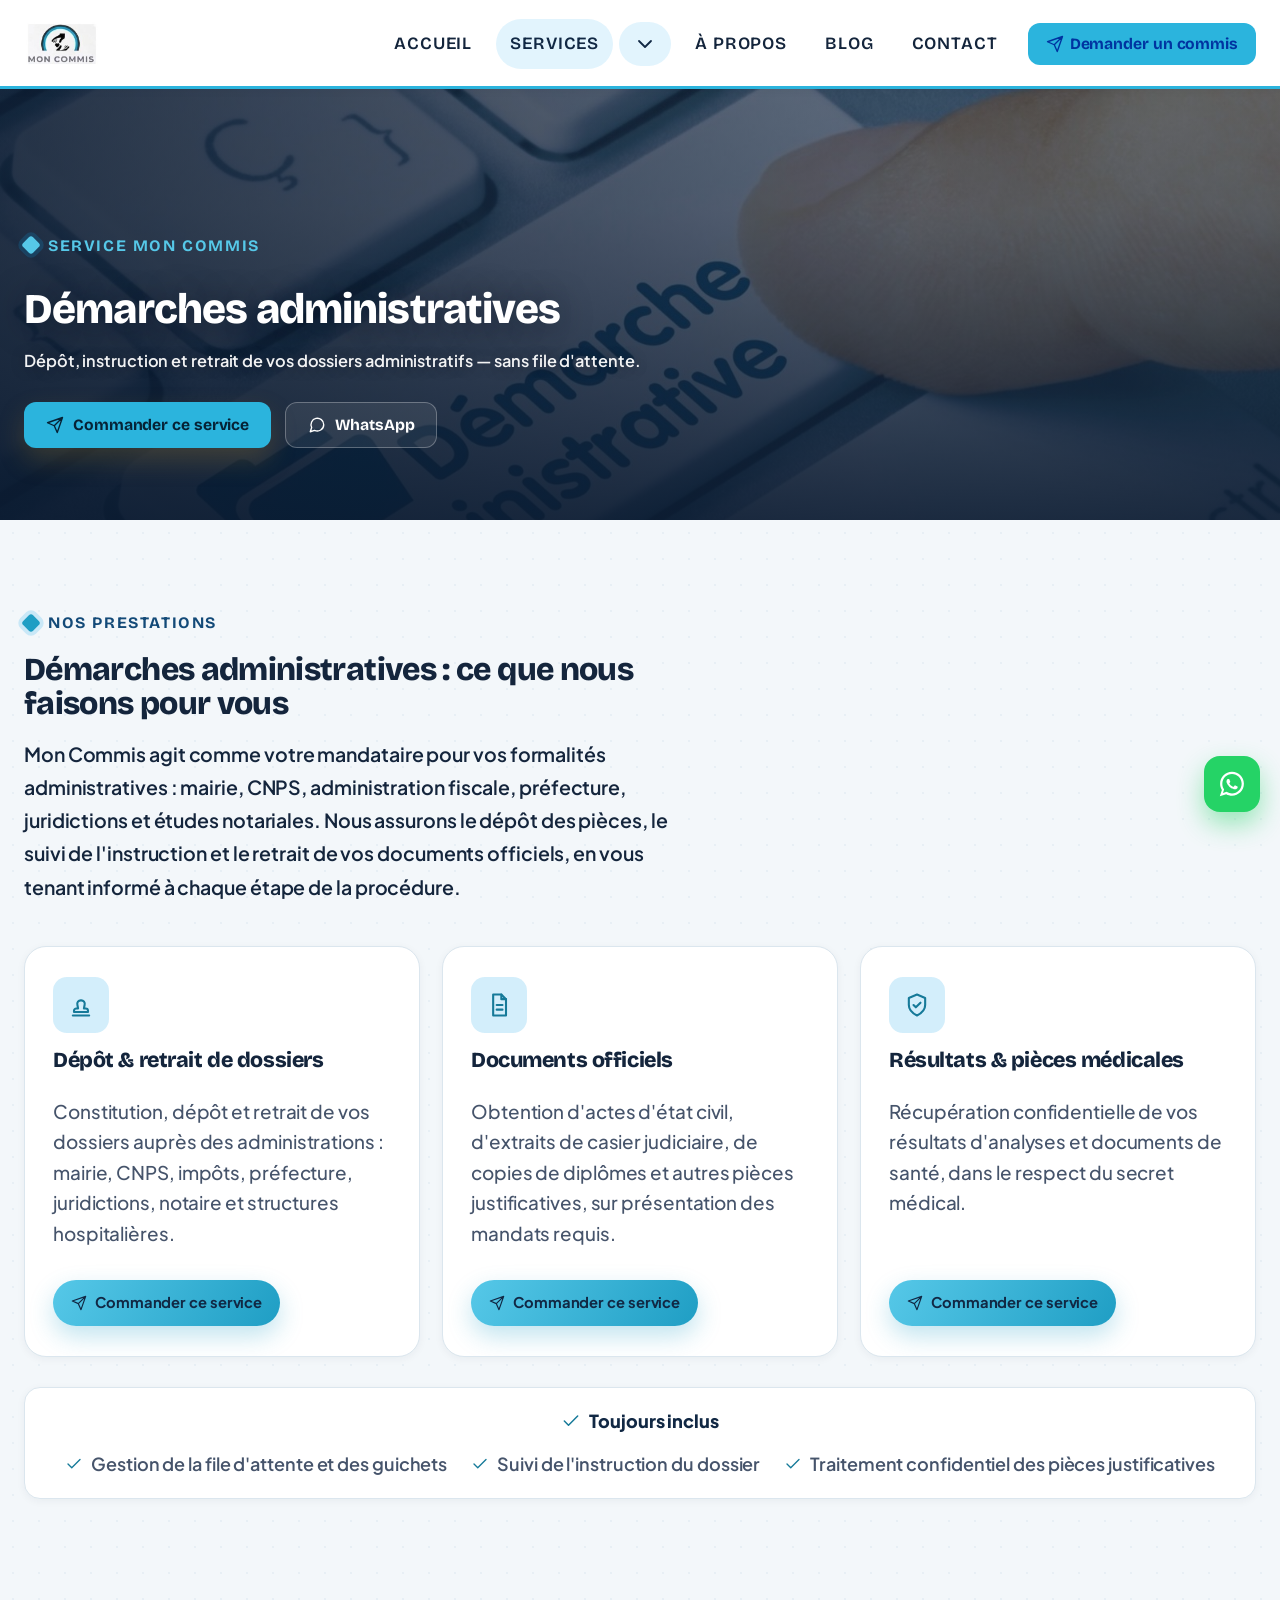
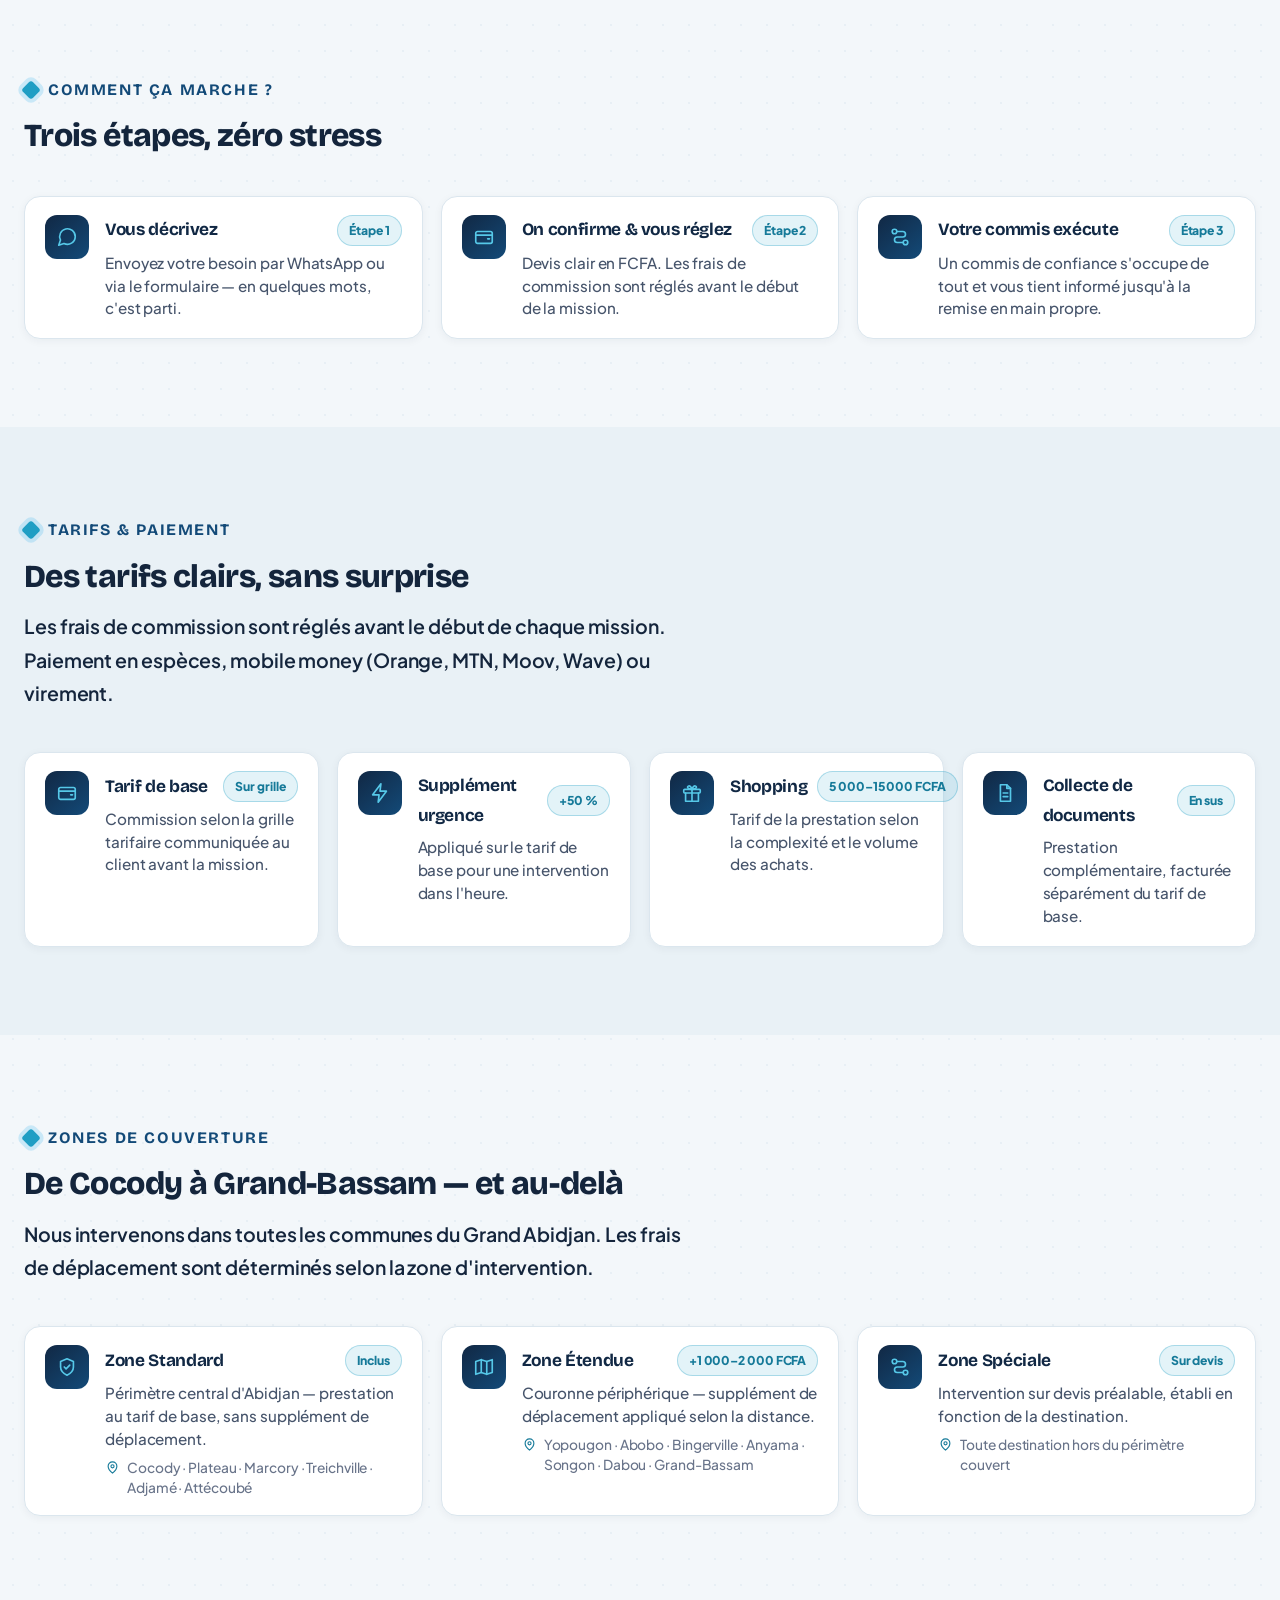
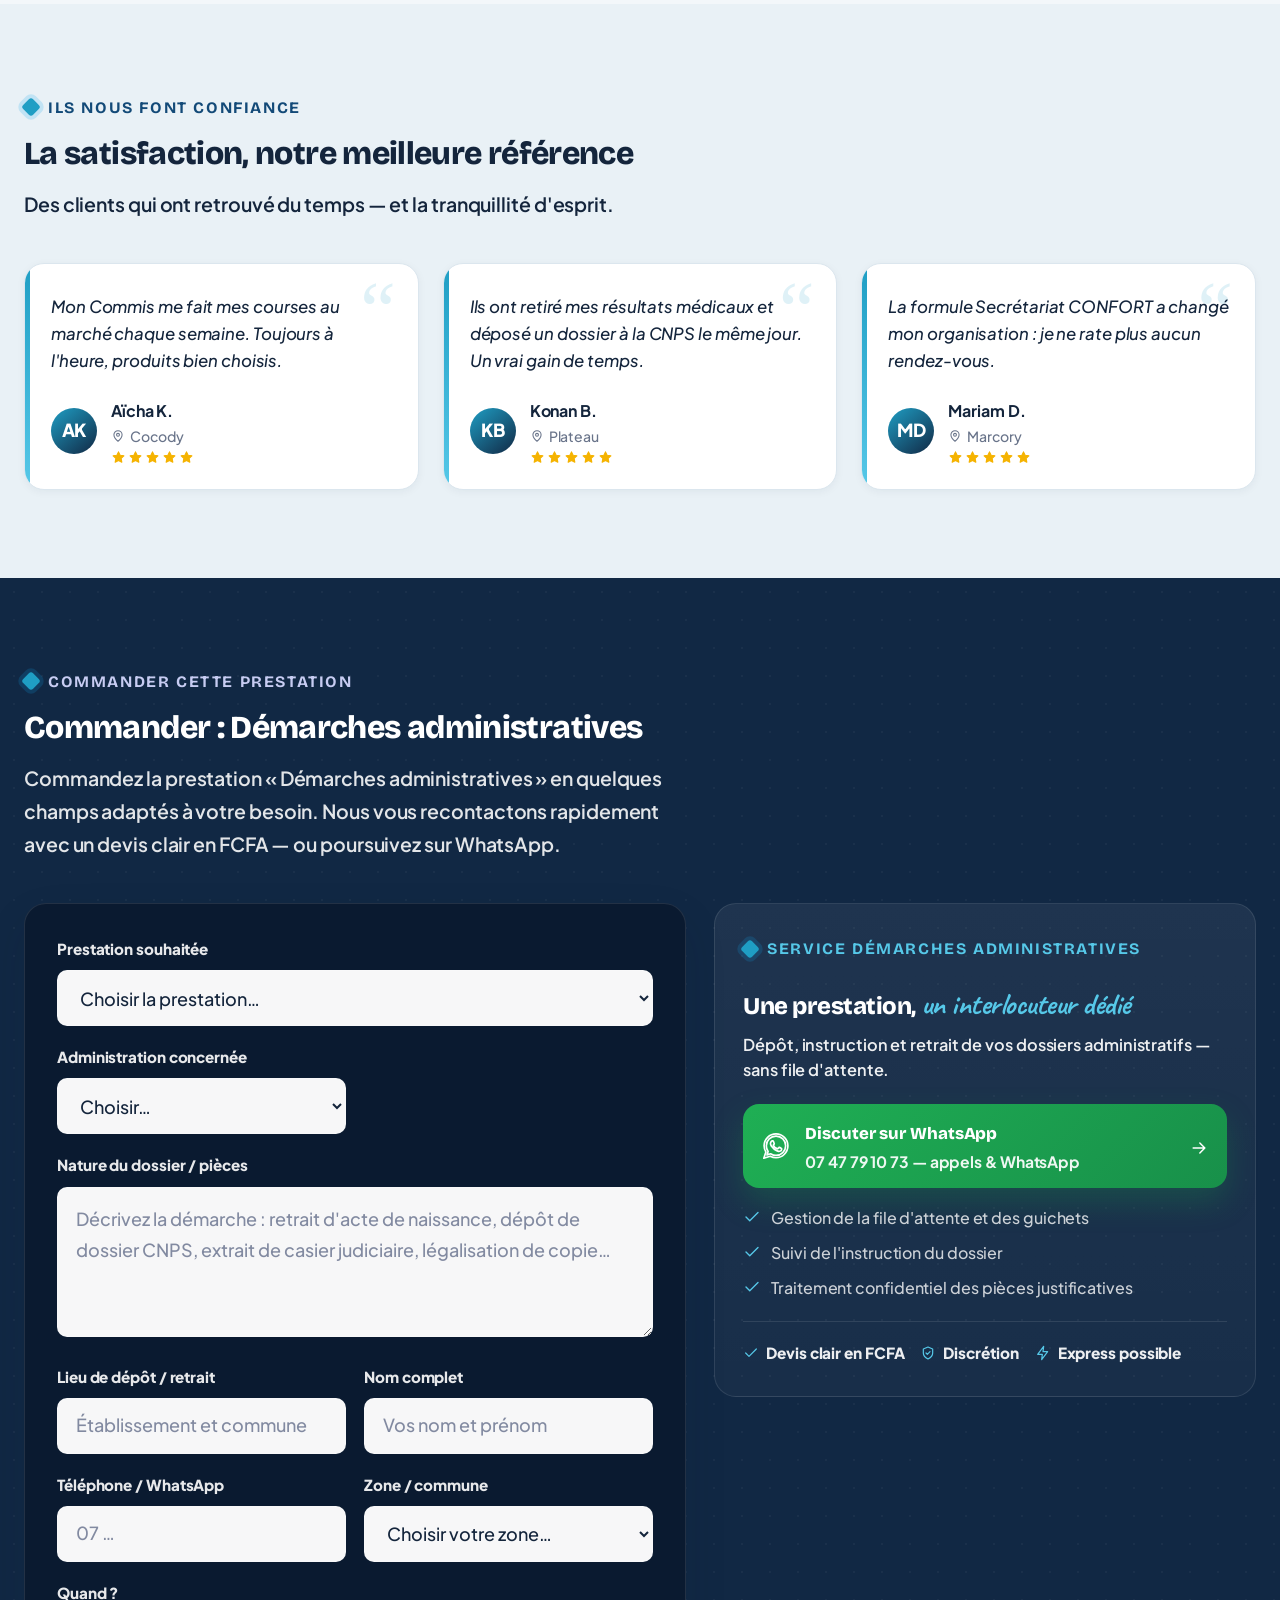
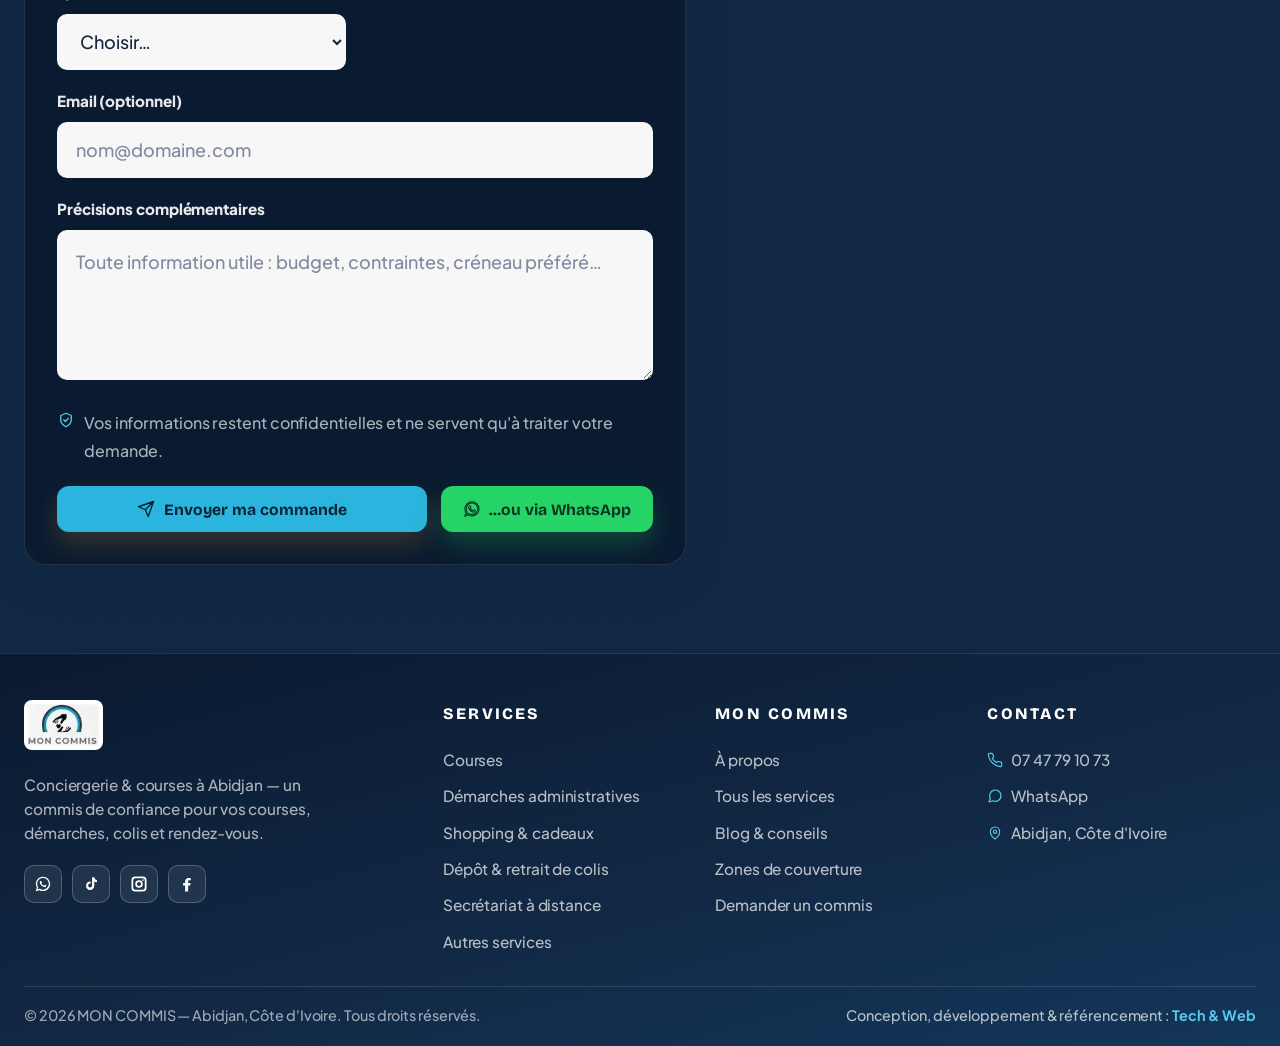
<file: service-demarches.html>
<!doctype html>
<html lang="fr">
<head>
<meta charset="utf-8">
<meta name="viewport" content="width=device-width, initial-scale=1">
<title>Démarches administratives à Abidjan | Mon Commis</title>
<meta name="description" content="Démarches administratives avec Mon Commis à Abidjan : Dépôt, instruction et retrait de vos dossiers administratifs — sans file d'attente. Devis clair en FCFA, toutes les communes.">
<meta name="robots" content="index,follow,max-image-preview:large">
<meta name="author" content="MON COMMIS">
<meta name="designer" content="Tech &amp; Web — tech-and-web.com">
<link rel="author" href="https://tech-and-web.com">
<meta name="format-detection" content="telephone=no">
<meta name="theme-color" content="#112844">
<link rel="canonical" href="https://moncommis.ci/service-demarches.html">
<link rel="icon" href="favicon.ico" sizes="any">
<link rel="icon" type="image/png" sizes="32x32" href="favicon-32x32.png">
<link rel="apple-touch-icon" sizes="180x180" href="apple-touch-icon.png">
<link rel="manifest" href="site.webmanifest">
<meta property="og:site_name" content="Mon Commis">
<meta property="og:type" content="article">
<meta property="og:locale" content="fr_CI">
<meta property="og:title" content="Démarches administratives à Abidjan | Mon Commis">
<meta property="og:description" content="Démarches administratives avec Mon Commis à Abidjan : Dépôt, instruction et retrait de vos dossiers administratifs — sans file d'attente. Devis clair en FCFA, toutes les communes.">
<meta property="og:url" content="https://moncommis.ci/service-demarches.html">
<meta property="og:image" content="https://moncommis.ci/img/brand/og-mon-commis.jpg">
<meta name="twitter:card" content="summary_large_image">
<meta name="twitter:image" content="https://moncommis.ci/img/brand/og-mon-commis.jpg">
<link rel="preconnect" href="https://fonts.googleapis.com">
<link rel="preconnect" href="https://fonts.gstatic.com" crossorigin>
<link href="https://fonts.googleapis.com/css2?family=Bricolage+Grotesque:opsz,wght@12..96,600;12..96,700;12..96,800&family=Hanken+Grotesk:wght@400;500;600;700;800&family=Caveat:wght@600;700&display=swap" rel="stylesheet">
<link href="css/commis-premium.css?v=20260629c3" rel="stylesheet">
<link href="css/commis-brand.css?v=20260629c3" rel="stylesheet">
<script>window.COMMIS_API_URL="/api/demandes/";</script>
<script type="application/ld+json">{"@context": "https://schema.org", "@graph": [{"@type": "LocalBusiness", "@id": "https://moncommis.ci/#business", "name": "MON COMMIS", "url": "https://moncommis.ci/", "image": "https://moncommis.ci/img/brand/og-mon-commis.jpg", "logo": "https://moncommis.ci/img/brand/logo-mon-commis.png", "telephone": "+2250747791073", "email": "contact@moncommis.ci", "priceRange": "FCFA", "description": "Conciergerie & courses à Abidjan : courses au marché, pharmacie, démarches administratives, shopping, colis et secrétariat à distance.", "address": {"@type": "PostalAddress", "addressLocality": "Abidjan", "addressCountry": "CI"}, "geo": {"@type": "GeoCoordinates", "latitude": "5.3599517", "longitude": "-4.0082563"}, "areaServed": "Abidjan", "currenciesAccepted": "XOF", "contactPoint": {"@type": "ContactPoint", "telephone": "+2250747791073", "contactType": "customer service", "areaServed": "CI", "availableLanguage": ["fr"]}}, {"@type": "WebSite", "@id": "https://moncommis.ci/#website", "name": "Mon Commis", "url": "https://moncommis.ci/", "inLanguage": "fr-CI", "publisher": {"@id": "https://moncommis.ci/#business"}, "creator": {"@id": "https://tech-and-web.com/#agency"}}, {"@type": ["Organization", "ProfessionalService"], "@id": "https://tech-and-web.com/#agency", "name": "Tech & Web", "url": "https://tech-and-web.com", "description": "Agence digitale : conception de sites web, d'applications métier et de solutions numériques sur mesure, avec optimisation pour le référencement (moteurs de recherche et assistants IA).", "knowsAbout": ["Conception de sites web", "Développement d'applications", "Référencement (SEO)", "Indexation par les assistants IA", "Solutions digitales sur mesure"]}, {"@type": "Service", "@id": "https://moncommis.ci/service-demarches.html#webpage", "url": "https://moncommis.ci/service-demarches.html", "name": "Démarches administratives à Abidjan | Mon Commis", "description": "Démarches administratives avec Mon Commis à Abidjan : Dépôt, instruction et retrait de vos dossiers administratifs — sans file d'attente. Devis clair en FCFA, toutes les communes.", "isPartOf": {"@id": "https://moncommis.ci/#website"}, "about": {"@id": "https://moncommis.ci/#business"}, "inLanguage": "fr-CI"}]}</script>
</head>
<body class="page-inner">
<a class="skip-link" href="#main">Aller au contenu</a>
<header class="site-header">
  <div class="container">
    <div class="header-inner">
      <a class="site-brand" href="index.html" aria-label="MON COMMIS — accueil"><img class="site-logo-img" src="img/brand/logo-mon-commis.jpg" alt="MON COMMIS — conciergerie & courses, Abidjan" width="170" height="108"></a>
      <button class="menu-toggle" type="button" aria-expanded="false" aria-controls="site-nav" aria-label="Ouvrir la navigation"><span></span><span></span><span></span></button>
      <nav class="site-nav" id="site-nav" aria-label="Navigation principale">
        <a class="nav-link" href="index.html">Accueil</a>
        <div class="nav-dropdown nav-dropdown-split">
          <div class="nav-dropdown-head">
            <a class="nav-link nav-link-parent is-active" href="services.html">Services</a>
            <button class="nav-link nav-dropdown-toggle nav-dropdown-toggle-icon" type="button" aria-expanded="false" aria-controls="serv-menu" aria-haspopup="true" aria-label="Afficher les services"><svg class="nx-svg" viewBox="0 0 24 24" aria-hidden="true"><path d="m6 9 6 6 6-6"/></svg></button>
          </div>
          <ul class="nav-dropdown-menu nav-dropdown-menu-list" id="serv-menu" role="menu">
<li role="none"><a class="nav-dropdown-link" href="service-courses.html" role="menuitem">Courses</a></li>
<li role="none"><a class="nav-dropdown-link" href="service-demarches.html" role="menuitem">Démarches administratives</a></li>
<li role="none"><a class="nav-dropdown-link" href="service-shopping.html" role="menuitem">Shopping & cadeaux</a></li>
<li role="none"><a class="nav-dropdown-link" href="service-colis.html" role="menuitem">Dépôt & retrait de colis</a></li>
<li role="none"><a class="nav-dropdown-link" href="secretariat.html" role="menuitem">Secrétariat à distance</a></li>
<li role="none"><a class="nav-dropdown-link" href="service-autres.html" role="menuitem">Autres services</a></li>
<li role="none"><a class="nav-dropdown-link" href="services.html" role="menuitem">Tous nos services &rarr;</a></li>
          </ul>
        </div>
        <a class="nav-link" href="a-propos.html">À propos</a>
        <a class="nav-link" href="blog.html">Blog</a>
        <a class="nav-link" href="contact.html">Contact</a>
        <a class="nav-cta" href="contact.html"><svg class="nx-svg" viewBox="0 0 24 24" aria-hidden="true"><path d="M22 2 11 13M22 2l-7 20-4-9-9-4 20-7z"/></svg> Demander un commis</a>
      </nav>
    </div>
  </div>
</header>
<main id="main">
<section class="mc-service-hero">
  <img class="mc-service-hero-bg" src="img/services/demarches.jpg" alt="" aria-hidden="true" fetchpriority="high" decoding="async">
  <div class="container">
    <div class="mc-service-hero-copy reveal">
      <span class="nx-eyebrow nx-eyebrow-light">Service Mon Commis</span>
      <h1 class="mc-service-hero-title">Démarches administratives</h1>
      <p class="lead">Dépôt, instruction et retrait de vos dossiers administratifs — sans file d'attente.</p>
      <div class="nx-hero-cta">
        <a class="btn-lime" href="#commander"><svg class="nx-svg" viewBox="0 0 24 24" aria-hidden="true"><path d="M22 2 11 13M22 2l-7 20-4-9-9-4 20-7z"/></svg> Commander ce service</a>
        <a class="btn-secondary btn-on-dark" href="https://wa.me/2250747791073" target="_blank" rel="noopener noreferrer"><svg class="nx-svg" viewBox="0 0 24 24" aria-hidden="true"><path d="M21 11.5a8.5 8.5 0 0 1-12.3 7.6L3 21l1.9-5.7A8.5 8.5 0 1 1 21 11.5z"/></svg> WhatsApp</a>
      </div>
    </div>
  </div>
</section><section class="section" id="prestations">
  <div class="container">
    <div class="section-header reveal"><div class="section-heading">
      <span class="nx-eyebrow">Nos prestations</span>
      <h2 class="section-title">Démarches administratives : ce que nous faisons pour vous</h2>
      <p class="section-copy">Mon Commis agit comme votre mandataire pour vos formalités administratives : mairie, CNPS, administration fiscale, préfecture, juridictions et études notariales. Nous assurons le dépôt des pièces, le suivi de l'instruction et le retrait de vos documents officiels, en vous tenant informé à chaque étape de la procédure.</p>
    </div></div>
    <div class="nx-grid cols-3"><article class="nx-card mc-presta-card reveal"><span class="nx-ico is-lime"><svg class="nx-svg" viewBox="0 0 24 24" aria-hidden="true"><path d="M5 21h14M6 18h12v-1a2 2 0 0 0-2-2h-1.5l.6-3.2A3 3 0 0 0 12.2 8h-.4a3 3 0 0 0-2.9 3.8L9.5 15H8a2 2 0 0 0-2 2v1z"/></svg></span><h3>Dépôt & retrait de dossiers</h3><p>Constitution, dépôt et retrait de vos dossiers auprès des administrations : mairie, CNPS, impôts, préfecture, juridictions, notaire et structures hospitalières.</p><a class="mc-presta-order" href="#commander" data-order-prestation="Dépôt & retrait de dossiers"><svg class="nx-svg" viewBox="0 0 24 24" aria-hidden="true"><path d="M22 2 11 13M22 2l-7 20-4-9-9-4 20-7z"/></svg> Commander ce service</a></article>
<article class="nx-card mc-presta-card reveal"><span class="nx-ico is-lime"><svg class="nx-svg" viewBox="0 0 24 24" aria-hidden="true"><path d="M7 3h7l4 4v14H7z"/><path d="M14 3v4h4M10 12h5M10 16h5"/></svg></span><h3>Documents officiels</h3><p>Obtention d'actes d'état civil, d'extraits de casier judiciaire, de copies de diplômes et autres pièces justificatives, sur présentation des mandats requis.</p><a class="mc-presta-order" href="#commander" data-order-prestation="Documents officiels"><svg class="nx-svg" viewBox="0 0 24 24" aria-hidden="true"><path d="M22 2 11 13M22 2l-7 20-4-9-9-4 20-7z"/></svg> Commander ce service</a></article>
<article class="nx-card mc-presta-card reveal"><span class="nx-ico is-lime"><svg class="nx-svg" viewBox="0 0 24 24" aria-hidden="true"><path d="M12 3 5 6v6c0 4 3 7 7 9 4-2 7-5 7-9V6l-7-3z"/><path d="m9 12 2 2 4-4"/></svg></span><h3>Résultats & pièces médicales</h3><p>Récupération confidentielle de vos résultats d'analyses et documents de santé, dans le respect du secret médical.</p><a class="mc-presta-order" href="#commander" data-order-prestation="Résultats & pièces médicales"><svg class="nx-svg" viewBox="0 0 24 24" aria-hidden="true"><path d="M22 2 11 13M22 2l-7 20-4-9-9-4 20-7z"/></svg> Commander ce service</a></article>
</div>
    <div class="mc-incl-band reveal"><span class="mc-incl-band-label"><svg class="nx-svg" viewBox="0 0 24 24" aria-hidden="true"><path d="M20 6 9 17l-5-5"/></svg> Toujours inclus</span><ul><li><svg class="nx-svg" viewBox="0 0 24 24" aria-hidden="true"><path d="M20 6 9 17l-5-5"/></svg><span>Gestion de la file d'attente et des guichets</span></li><li><svg class="nx-svg" viewBox="0 0 24 24" aria-hidden="true"><path d="M20 6 9 17l-5-5"/></svg><span>Suivi de l'instruction du dossier</span></li><li><svg class="nx-svg" viewBox="0 0 24 24" aria-hidden="true"><path d="M20 6 9 17l-5-5"/></svg><span>Traitement confidentiel des pièces justificatives</span></li></ul></div>
  </div>
</section><section class="section">
  <div class="container">
    <div class="section-header reveal"><div class="section-heading">
      <span class="nx-eyebrow">Comment ça marche&nbsp;?</span>
      <h2 class="section-title">Trois étapes, zéro stress</h2>
    </div></div>
    <div class="mc-compact-grid mc-swipe"><article class="mc-compact-card reveal">
  <span class="mc-compact-ico"><svg class="nx-svg" viewBox="0 0 24 24" aria-hidden="true"><path d="M21 11.5a8.5 8.5 0 0 1-12.3 7.6L3 21l1.9-5.7A8.5 8.5 0 1 1 21 11.5z"/></svg></span>
  <div class="mc-compact-body">
    <div class="mc-compact-head"><h3>Vous décrivez</h3><span class="mc-compact-badge">Étape 1</span></div>
    <p class="mc-compact-text">Envoyez votre besoin par WhatsApp ou via le formulaire — en quelques mots, c'est parti.</p>
    
  </div>
</article>
<article class="mc-compact-card reveal">
  <span class="mc-compact-ico"><svg class="nx-svg" viewBox="0 0 24 24" aria-hidden="true"><rect x="3" y="6" width="18" height="13" rx="2"/><path d="M3 10h18M16 14h2"/></svg></span>
  <div class="mc-compact-body">
    <div class="mc-compact-head"><h3>On confirme & vous réglez</h3><span class="mc-compact-badge">Étape 2</span></div>
    <p class="mc-compact-text">Devis clair en FCFA. Les frais de commission sont réglés avant le début de la mission.</p>
    
  </div>
</article>
<article class="mc-compact-card reveal">
  <span class="mc-compact-ico"><svg class="nx-svg" viewBox="0 0 24 24" aria-hidden="true"><circle cx="6" cy="6" r="2.5"/><circle cx="18" cy="18" r="2.5"/><path d="M8.5 6H15a3 3 0 0 1 0 6H9a3 3 0 0 0 0 6h6.5"/></svg></span>
  <div class="mc-compact-body">
    <div class="mc-compact-head"><h3>Votre commis exécute</h3><span class="mc-compact-badge">Étape 3</span></div>
    <p class="mc-compact-text">Un commis de confiance s'occupe de tout et vous tient informé jusqu'à la remise en main propre.</p>
    
  </div>
</article>
</div>
  </div>
</section><section class="section section-soft" id="tarifs">
  <div class="container">
    <div class="section-header reveal"><div class="section-heading">
      <span class="nx-eyebrow">Tarifs & paiement</span>
      <h2 class="section-title">Des tarifs clairs, sans surprise</h2>
      <p class="section-copy">Les frais de commission sont réglés avant le début de chaque mission. Paiement en espèces, mobile money (Orange, MTN, Moov, Wave) ou virement.</p>
    </div></div>
    <div class="mc-compact-grid mc-swipe"><article class="mc-compact-card reveal">
  <span class="mc-compact-ico"><svg class="nx-svg" viewBox="0 0 24 24" aria-hidden="true"><rect x="3" y="6" width="18" height="13" rx="2"/><path d="M3 10h18M16 14h2"/></svg></span>
  <div class="mc-compact-body">
    <div class="mc-compact-head"><h3>Tarif de base</h3><span class="mc-compact-badge">Sur grille</span></div>
    <p class="mc-compact-text">Commission selon la grille tarifaire communiquée au client avant la mission.</p>
    
  </div>
</article>
<article class="mc-compact-card reveal">
  <span class="mc-compact-ico"><svg class="nx-svg" viewBox="0 0 24 24" aria-hidden="true"><path d="M13 2 4 14h7l-1 8 9-12h-7l1-8z"/></svg></span>
  <div class="mc-compact-body">
    <div class="mc-compact-head"><h3>Supplément urgence</h3><span class="mc-compact-badge">+50 %</span></div>
    <p class="mc-compact-text">Appliqué sur le tarif de base pour une intervention dans l'heure.</p>
    
  </div>
</article>
<article class="mc-compact-card reveal">
  <span class="mc-compact-ico"><svg class="nx-svg" viewBox="0 0 24 24" aria-hidden="true"><rect x="3" y="8" width="18" height="4" rx="1"/><path d="M5 12v9h14v-9M12 8v13"/><path d="M12 8S10.5 3 8 4.5 9 8 12 8zM12 8s1.5-5 4-3.5S15 8 12 8z"/></svg></span>
  <div class="mc-compact-body">
    <div class="mc-compact-head"><h3>Shopping</h3><span class="mc-compact-badge">5 000–15 000 FCFA</span></div>
    <p class="mc-compact-text">Tarif de la prestation selon la complexité et le volume des achats.</p>
    
  </div>
</article>
<article class="mc-compact-card reveal">
  <span class="mc-compact-ico"><svg class="nx-svg" viewBox="0 0 24 24" aria-hidden="true"><path d="M7 3h7l4 4v14H7z"/><path d="M14 3v4h4M10 12h5M10 16h5"/></svg></span>
  <div class="mc-compact-body">
    <div class="mc-compact-head"><h3>Collecte de documents</h3><span class="mc-compact-badge">En sus</span></div>
    <p class="mc-compact-text">Prestation complémentaire, facturée séparément du tarif de base.</p>
    
  </div>
</article>
</div>
  </div>
</section><section class="section" id="zones">
  <div class="container">
    <div class="section-header reveal"><div class="section-heading">
      <span class="nx-eyebrow">Zones de couverture</span>
      <h2 class="section-title">De Cocody à Grand-Bassam — et au-delà</h2>
      <p class="section-copy">Nous intervenons dans toutes les communes du Grand Abidjan. Les frais de déplacement sont déterminés selon la zone d'intervention.</p>
    </div></div>
    <div class="mc-compact-grid mc-swipe"><article class="mc-compact-card reveal">
  <span class="mc-compact-ico"><svg class="nx-svg" viewBox="0 0 24 24" aria-hidden="true"><path d="M12 3 5 6v6c0 4 3 7 7 9 4-2 7-5 7-9V6l-7-3z"/><path d="m9 12 2 2 4-4"/></svg></span>
  <div class="mc-compact-body">
    <div class="mc-compact-head"><h3>Zone Standard</h3><span class="mc-compact-badge">Inclus</span></div>
    <p class="mc-compact-text">Périmètre central d'Abidjan — prestation au tarif de base, sans supplément de déplacement.</p>
    <p class="mc-compact-sub"><svg class="nx-svg" viewBox="0 0 24 24" aria-hidden="true"><path d="M12 21s-7-5.5-7-11a7 7 0 0 1 14 0c0 5.5-7 11-7 11z"/><circle cx="12" cy="10" r="2.5"/></svg> <span>Cocody · Plateau · Marcory · Treichville · Adjamé · Attécoubé</span></p>
  </div>
</article>
<article class="mc-compact-card reveal">
  <span class="mc-compact-ico"><svg class="nx-svg" viewBox="0 0 24 24" aria-hidden="true"><path d="m9 4 6 2 6-2v14l-6 2-6-2-6 2V6z"/><path d="M9 4v14M15 6v14"/></svg></span>
  <div class="mc-compact-body">
    <div class="mc-compact-head"><h3>Zone Étendue</h3><span class="mc-compact-badge">+1 000–2 000 FCFA</span></div>
    <p class="mc-compact-text">Couronne périphérique — supplément de déplacement appliqué selon la distance.</p>
    <p class="mc-compact-sub"><svg class="nx-svg" viewBox="0 0 24 24" aria-hidden="true"><path d="M12 21s-7-5.5-7-11a7 7 0 0 1 14 0c0 5.5-7 11-7 11z"/><circle cx="12" cy="10" r="2.5"/></svg> <span>Yopougon · Abobo · Bingerville · Anyama · Songon · Dabou · Grand-Bassam</span></p>
  </div>
</article>
<article class="mc-compact-card reveal">
  <span class="mc-compact-ico"><svg class="nx-svg" viewBox="0 0 24 24" aria-hidden="true"><circle cx="6" cy="6" r="2.5"/><circle cx="18" cy="18" r="2.5"/><path d="M8.5 6H15a3 3 0 0 1 0 6H9a3 3 0 0 0 0 6h6.5"/></svg></span>
  <div class="mc-compact-body">
    <div class="mc-compact-head"><h3>Zone Spéciale</h3><span class="mc-compact-badge">Sur devis</span></div>
    <p class="mc-compact-text">Intervention sur devis préalable, établi en fonction de la destination.</p>
    <p class="mc-compact-sub"><svg class="nx-svg" viewBox="0 0 24 24" aria-hidden="true"><path d="M12 21s-7-5.5-7-11a7 7 0 0 1 14 0c0 5.5-7 11-7 11z"/><circle cx="12" cy="10" r="2.5"/></svg> <span>Toute destination hors du périmètre couvert</span></p>
  </div>
</article>
</div>
  </div>
</section><section class="section section-soft mc-trust">
  <div class="container">
    <div class="section-header reveal"><div class="section-heading">
      <span class="nx-eyebrow">Ils nous font confiance</span>
      <h2 class="section-title">La satisfaction, notre meilleure référence</h2>
      <p class="section-copy">Des clients qui ont retrouvé du temps — et la tranquillité d'esprit.</p>
    </div></div>
    <div class="mc-quote-grid mc-swipe"><article class="mc-quote reveal"><span class="mc-quote-mark" aria-hidden="true">&ldquo;</span><p class="mc-quote-text">Mon Commis me fait mes courses au marché chaque semaine. Toujours à l'heure, produits bien choisis.</p><div class="mc-quote-by"><span class="mc-quote-avatar">AK</span><span class="mc-quote-meta"><strong>Aïcha K.</strong><span><svg class="nx-svg" viewBox="0 0 24 24" aria-hidden="true"><path d="M12 21s-7-5.5-7-11a7 7 0 0 1 14 0c0 5.5-7 11-7 11z"/><circle cx="12" cy="10" r="2.5"/></svg> Cocody</span></span><span class="mc-quote-stars"><svg class="nx-svg" viewBox="0 0 24 24" aria-hidden="true"><path d="m12 3 2.6 5.5 6 .8-4.4 4.2 1.1 6L12 16.8 6.7 19.5l1.1-6L3.4 9.3l6-.8L12 3z"/></svg><svg class="nx-svg" viewBox="0 0 24 24" aria-hidden="true"><path d="m12 3 2.6 5.5 6 .8-4.4 4.2 1.1 6L12 16.8 6.7 19.5l1.1-6L3.4 9.3l6-.8L12 3z"/></svg><svg class="nx-svg" viewBox="0 0 24 24" aria-hidden="true"><path d="m12 3 2.6 5.5 6 .8-4.4 4.2 1.1 6L12 16.8 6.7 19.5l1.1-6L3.4 9.3l6-.8L12 3z"/></svg><svg class="nx-svg" viewBox="0 0 24 24" aria-hidden="true"><path d="m12 3 2.6 5.5 6 .8-4.4 4.2 1.1 6L12 16.8 6.7 19.5l1.1-6L3.4 9.3l6-.8L12 3z"/></svg><svg class="nx-svg" viewBox="0 0 24 24" aria-hidden="true"><path d="m12 3 2.6 5.5 6 .8-4.4 4.2 1.1 6L12 16.8 6.7 19.5l1.1-6L3.4 9.3l6-.8L12 3z"/></svg></span></div></article>
<article class="mc-quote reveal d1"><span class="mc-quote-mark" aria-hidden="true">&ldquo;</span><p class="mc-quote-text">Ils ont retiré mes résultats médicaux et déposé un dossier à la CNPS le même jour. Un vrai gain de temps.</p><div class="mc-quote-by"><span class="mc-quote-avatar">KB</span><span class="mc-quote-meta"><strong>Konan B.</strong><span><svg class="nx-svg" viewBox="0 0 24 24" aria-hidden="true"><path d="M12 21s-7-5.5-7-11a7 7 0 0 1 14 0c0 5.5-7 11-7 11z"/><circle cx="12" cy="10" r="2.5"/></svg> Plateau</span></span><span class="mc-quote-stars"><svg class="nx-svg" viewBox="0 0 24 24" aria-hidden="true"><path d="m12 3 2.6 5.5 6 .8-4.4 4.2 1.1 6L12 16.8 6.7 19.5l1.1-6L3.4 9.3l6-.8L12 3z"/></svg><svg class="nx-svg" viewBox="0 0 24 24" aria-hidden="true"><path d="m12 3 2.6 5.5 6 .8-4.4 4.2 1.1 6L12 16.8 6.7 19.5l1.1-6L3.4 9.3l6-.8L12 3z"/></svg><svg class="nx-svg" viewBox="0 0 24 24" aria-hidden="true"><path d="m12 3 2.6 5.5 6 .8-4.4 4.2 1.1 6L12 16.8 6.7 19.5l1.1-6L3.4 9.3l6-.8L12 3z"/></svg><svg class="nx-svg" viewBox="0 0 24 24" aria-hidden="true"><path d="m12 3 2.6 5.5 6 .8-4.4 4.2 1.1 6L12 16.8 6.7 19.5l1.1-6L3.4 9.3l6-.8L12 3z"/></svg><svg class="nx-svg" viewBox="0 0 24 24" aria-hidden="true"><path d="m12 3 2.6 5.5 6 .8-4.4 4.2 1.1 6L12 16.8 6.7 19.5l1.1-6L3.4 9.3l6-.8L12 3z"/></svg></span></div></article>
<article class="mc-quote reveal d2"><span class="mc-quote-mark" aria-hidden="true">&ldquo;</span><p class="mc-quote-text">La formule Secrétariat CONFORT a changé mon organisation : je ne rate plus aucun rendez-vous.</p><div class="mc-quote-by"><span class="mc-quote-avatar">MD</span><span class="mc-quote-meta"><strong>Mariam D.</strong><span><svg class="nx-svg" viewBox="0 0 24 24" aria-hidden="true"><path d="M12 21s-7-5.5-7-11a7 7 0 0 1 14 0c0 5.5-7 11-7 11z"/><circle cx="12" cy="10" r="2.5"/></svg> Marcory</span></span><span class="mc-quote-stars"><svg class="nx-svg" viewBox="0 0 24 24" aria-hidden="true"><path d="m12 3 2.6 5.5 6 .8-4.4 4.2 1.1 6L12 16.8 6.7 19.5l1.1-6L3.4 9.3l6-.8L12 3z"/></svg><svg class="nx-svg" viewBox="0 0 24 24" aria-hidden="true"><path d="m12 3 2.6 5.5 6 .8-4.4 4.2 1.1 6L12 16.8 6.7 19.5l1.1-6L3.4 9.3l6-.8L12 3z"/></svg><svg class="nx-svg" viewBox="0 0 24 24" aria-hidden="true"><path d="m12 3 2.6 5.5 6 .8-4.4 4.2 1.1 6L12 16.8 6.7 19.5l1.1-6L3.4 9.3l6-.8L12 3z"/></svg><svg class="nx-svg" viewBox="0 0 24 24" aria-hidden="true"><path d="m12 3 2.6 5.5 6 .8-4.4 4.2 1.1 6L12 16.8 6.7 19.5l1.1-6L3.4 9.3l6-.8L12 3z"/></svg><svg class="nx-svg" viewBox="0 0 24 24" aria-hidden="true"><path d="m12 3 2.6 5.5 6 .8-4.4 4.2 1.1 6L12 16.8 6.7 19.5l1.1-6L3.4 9.3l6-.8L12 3z"/></svg></span></div></article>
</div>
  </div>
</section><section id="commander" class="section section-dark nx-contact mc-order">
  <div class="container">
    <div class="section-header reveal"><div class="section-heading">
      <span class="nx-eyebrow">Commander cette prestation</span>
      <h2 class="section-title">Commander : Démarches administratives</h2>
      <p class="section-copy">Commandez la prestation « Démarches administratives » en quelques champs adaptés à votre besoin. Nous vous recontactons rapidement avec un devis clair en FCFA — ou poursuivez sur WhatsApp.</p>
    </div></div>
    <div class="contact-layout">
      <div class="form-shell reveal">
        <form id="contact-brief" data-wa="2250747791073" novalidate>
          <select hidden name="project_type" data-field data-label="Service"><option value="Démarches administratives" selected>Démarches administratives</option></select>
          <div class="form-grid">
            <div class="form-group full"><label class="form-label" for="prestation-select">Prestation souhaitée</label><select class="form-control" id="prestation-select" name="prestation" data-field data-label="Prestation"><option value="">Choisir la prestation…</option><option value="Dépôt & retrait de dossiers">Dépôt & retrait de dossiers</option><option value="Documents officiels">Documents officiels</option><option value="Résultats & pièces médicales">Résultats & pièces médicales</option><option value="Plusieurs prestations / autre">Plusieurs prestations / autre</option></select></div>
            <div class="form-group"><label class="form-label" for="sc-organisme">Administration concernée</label><select class="form-control" id="sc-organisme" name="sc_organisme" data-field data-label="Administration concernée"><option value="">Choisir…</option><option>Mairie</option><option>CNPS</option><option>Direction des impôts</option><option>Préfecture</option><option>Tribunal / juridiction</option><option>Étude notariale</option><option>Structure hospitalière</option><option>Autre administration</option></select></div>
<div class="form-group full"><label class="form-label" for="sc-dossier">Nature du dossier / pièces</label><textarea class="form-control" id="sc-dossier" name="sc_dossier" placeholder="Décrivez la démarche : retrait d'acte de naissance, dépôt de dossier CNPS, extrait de casier judiciaire, légalisation de copie…" data-field data-label="Nature du dossier / pièces"></textarea></div>
<div class="form-group"><label class="form-label" for="sc-lieu">Lieu de dépôt / retrait</label><input class="form-control" id="sc-lieu" name="sc_lieu" type="text" placeholder="Établissement et commune" data-field data-label="Lieu de dépôt / retrait"></div>
            <div class="form-group"><label class="form-label" for="full-name">Nom complet</label><input class="form-control" id="full-name" name="full_name" type="text" autocomplete="name" placeholder="Vos nom et prénom" data-field data-label="Nom"></div>
            <div class="form-group"><label class="form-label" for="phone-number">Téléphone / WhatsApp</label><input class="form-control" id="phone-number" name="phone_number" type="tel" autocomplete="tel" placeholder="07 …" data-field data-label="Téléphone"></div>
            <div class="form-group"><label class="form-label" for="zone">Zone / commune</label><select class="form-control" id="zone" name="location" data-field data-label="Zone"><option value="">Choisir votre zone…</option><option value="Zone Standard">Zone Standard</option><option value="Zone Étendue">Zone Étendue</option><option value="Zone Spéciale">Zone Spéciale</option></select></div>
            <div class="form-group"><label class="form-label" for="echeance">Quand ?</label><select class="form-control" id="echeance" name="timeline" data-field data-label="Échéance"><option value="">Choisir…</option><option>Dès que possible</option><option value="Urgent (dans l'heure, +50%)">Urgent — dans l'heure (+50 %)</option><option>Aujourd'hui</option><option>Cette semaine</option></select></div>
            <div class="form-group full"><label class="form-label" for="email-address">Email (optionnel)</label><input class="form-control" id="email-address" name="email_address" type="email" autocomplete="email" placeholder="nom@domaine.com" data-field data-label="Email"></div>
            <div class="form-group full"><label class="form-label" for="project-message">Précisions complémentaires</label><textarea class="form-control" id="project-message" name="project_message" placeholder="Toute information utile : budget, contraintes, créneau préféré…" data-field data-label="Précisions"></textarea></div>
          </div>
          <p class="form-note"><svg class="nx-svg" viewBox="0 0 24 24" aria-hidden="true"><path d="M12 3 5 6v6c0 4 3 7 7 9 4-2 7-5 7-9V6l-7-3z"/><path d="m9 12 2 2 4-4"/></svg> Vos informations restent confidentielles et ne servent qu'à traiter votre demande.</p>
          <div class="nx-contact-actions">
            <button class="btn-lime" type="submit"><svg class="nx-svg" viewBox="0 0 24 24" aria-hidden="true"><path d="M22 2 11 13M22 2l-7 20-4-9-9-4 20-7z"/></svg> Envoyer ma commande</button>
            <button class="btn-wa" type="button" data-wa-contact data-wa="2250747791073"><svg class="nx-svg" viewBox="0 0 32 32" aria-hidden="true"><path d="M16 3C9 3 3.3 8.7 3.3 15.7c0 2.4.7 4.7 1.9 6.7L3 29l6.8-2.1c1.9 1 4 1.6 6.2 1.6 7 0 12.7-5.7 12.7-12.7S23 3 16 3Zm0 23c-1.9 0-3.7-.5-5.3-1.5l-.4-.2-3.9 1.2 1.2-3.8-.3-.4c-1.1-1.7-1.6-3.6-1.6-5.6C5.7 10 10.3 5.4 16 5.4S26.3 10 26.3 15.7 21.7 26 16 26Zm5.7-7.5c-.3-.2-1.8-.9-2.1-1-.3-.1-.5-.2-.7.2-.2.3-.8 1-.9 1.2-.2.2-.3.2-.6.1-.3-.2-1.3-.5-2.5-1.5-.9-.8-1.5-1.8-1.7-2.1-.2-.3 0-.5.1-.6l.5-.5c.1-.2.2-.3.3-.5.1-.2 0-.4 0-.5l-.9-2.2c-.2-.6-.5-.5-.7-.5h-.6c-.2 0-.5.1-.8.4-.3.3-1 1-1 2.4s1.1 2.8 1.2 3c.2.2 2.1 3.2 5 4.5.7.3 1.2.5 1.7.6.7.2 1.3.2 1.8.1.6-.1 1.8-.7 2-1.4.3-.7.3-1.3.2-1.4-.1-.1-.3-.2-.6-.4Z"/></svg> …ou via WhatsApp</button>
          </div>
          <div class="form-success" hidden><svg class="nx-svg" viewBox="0 0 24 24" aria-hidden="true"><path d="M20 6 9 17l-5-5"/></svg> Merci ! Votre commande est bien reçue. Mon Commis vous recontacte rapidement.</div>
          <div class="form-error" hidden style="color:#ffd0d0;margin-top:12px;font-weight:600;"></div>
        </form>
      </div>
      <aside class="nx-contact-card reveal d1">
        <span class="nx-eyebrow">Service Démarches administratives</span>
        <h3>Une prestation, <span class="nx-script">un interlocuteur dédié</span></h3>
        <p>Dépôt, instruction et retrait de vos dossiers administratifs — sans file d'attente.</p>
        <a class="nx-contact-wa" href="https://wa.me/2250747791073" target="_blank" rel="noopener noreferrer">
          <span class="nx-contact-wa-ico"><svg class="nx-svg" viewBox="0 0 32 32" aria-hidden="true"><path d="M16 3C9 3 3.3 8.7 3.3 15.7c0 2.4.7 4.7 1.9 6.7L3 29l6.8-2.1c1.9 1 4 1.6 6.2 1.6 7 0 12.7-5.7 12.7-12.7S23 3 16 3Zm0 23c-1.9 0-3.7-.5-5.3-1.5l-.4-.2-3.9 1.2 1.2-3.8-.3-.4c-1.1-1.7-1.6-3.6-1.6-5.6C5.7 10 10.3 5.4 16 5.4S26.3 10 26.3 15.7 21.7 26 16 26Zm5.7-7.5c-.3-.2-1.8-.9-2.1-1-.3-.1-.5-.2-.7.2-.2.3-.8 1-.9 1.2-.2.2-.3.2-.6.1-.3-.2-1.3-.5-2.5-1.5-.9-.8-1.5-1.8-1.7-2.1-.2-.3 0-.5.1-.6l.5-.5c.1-.2.2-.3.3-.5.1-.2 0-.4 0-.5l-.9-2.2c-.2-.6-.5-.5-.7-.5h-.6c-.2 0-.5.1-.8.4-.3.3-1 1-1 2.4s1.1 2.8 1.2 3c.2.2 2.1 3.2 5 4.5.7.3 1.2.5 1.7.6.7.2 1.3.2 1.8.1.6-.1 1.8-.7 2-1.4.3-.7.3-1.3.2-1.4-.1-.1-.3-.2-.6-.4Z"/></svg></span>
          <span class="nx-contact-wa-txt"><strong>Discuter sur WhatsApp</strong><small>07 47 79 10 73 — appels & WhatsApp</small></span>
          <span class="nx-contact-wa-arr"><svg class="nx-svg" viewBox="0 0 24 24" aria-hidden="true"><path d="M5 12h14M13 6l6 6-6 6"/></svg></span>
        </a>
        <ul class="nx-list" style="margin-top:18px">
          <li><svg class="nx-svg" viewBox="0 0 24 24" aria-hidden="true"><path d="M20 6 9 17l-5-5"/></svg><span>Gestion de la file d'attente et des guichets</span></li><li><svg class="nx-svg" viewBox="0 0 24 24" aria-hidden="true"><path d="M20 6 9 17l-5-5"/></svg><span>Suivi de l'instruction du dossier</span></li><li><svg class="nx-svg" viewBox="0 0 24 24" aria-hidden="true"><path d="M20 6 9 17l-5-5"/></svg><span>Traitement confidentiel des pièces justificatives</span></li>
        </ul>
        <div class="nx-contact-trust">
          <span><svg class="nx-svg" viewBox="0 0 24 24" aria-hidden="true"><path d="M20 6 9 17l-5-5"/></svg> Devis clair en FCFA</span>
          <span><svg class="nx-svg" viewBox="0 0 24 24" aria-hidden="true"><path d="M12 3 5 6v6c0 4 3 7 7 9 4-2 7-5 7-9V6l-7-3z"/><path d="m9 12 2 2 4-4"/></svg> Discrétion</span>
          <span><svg class="nx-svg" viewBox="0 0 24 24" aria-hidden="true"><path d="M13 2 4 14h7l-1 8 9-12h-7l1-8z"/></svg> Express possible</span>
        </div>
      </aside>
    </div>
  </div>
</section></main>
<footer class="site-footer mc-footer">
  <div class="container">
    <div class="mc-footer-grid">
      <div class="mc-footer-brand">
        <a class="site-brand" href="index.html" aria-label="MON COMMIS — accueil"><img class="site-logo-img" src="img/brand/logo-mon-commis.jpg" alt="MON COMMIS — conciergerie & courses, Abidjan" width="170" height="108"></a>
        <p class="mc-footer-desc">Conciergerie & courses à Abidjan — un commis de confiance pour vos courses, démarches, colis et rendez-vous.</p>
        <div class="footer-social">
          <a href="https://wa.me/2250747791073" target="_blank" rel="noopener noreferrer" aria-label="WhatsApp"><svg viewBox="0 0 32 32" aria-hidden="true"><path d="M16 3C9 3 3.3 8.7 3.3 15.7c0 2.4.7 4.7 1.9 6.7L3 29l6.8-2.1c1.9 1 4 1.6 6.2 1.6 7 0 12.7-5.7 12.7-12.7S23 3 16 3Zm0 23c-1.9 0-3.7-.5-5.3-1.5l-.4-.2-3.9 1.2 1.2-3.8-.3-.4c-1.1-1.7-1.6-3.6-1.6-5.6C5.7 10 10.3 5.4 16 5.4S26.3 10 26.3 15.7 21.7 26 16 26Zm5.7-7.5c-.3-.2-1.8-.9-2.1-1-.3-.1-.5-.2-.7.2-.2.3-.8 1-.9 1.2-.2.2-.3.2-.6.1-.3-.2-1.3-.5-2.5-1.5-.9-.8-1.5-1.8-1.7-2.1-.2-.3 0-.5.1-.6l.5-.5c.1-.2.2-.3.3-.5.1-.2 0-.4 0-.5l-.9-2.2c-.2-.6-.5-.5-.7-.5h-.6c-.2 0-.5.1-.8.4-.3.3-1 1-1 2.4s1.1 2.8 1.2 3c.2.2 2.1 3.2 5 4.5.7.3 1.2.5 1.7.6.7.2 1.3.2 1.8.1.6-.1 1.8-.7 2-1.4.3-.7.3-1.3.2-1.4-.1-.1-.3-.2-.6-.4Z"/></svg></a>
          <a href="#" aria-label="TikTok"><svg viewBox="0 0 24 24" aria-hidden="true"><path d="M16.5 3c.3 2.1 1.5 3.6 3.5 3.9v2.6c-1.3.1-2.5-.3-3.6-1v5.9c0 3.4-2.6 5.6-5.6 5.6A5.4 5.4 0 0 1 5.5 14a5.3 5.3 0 0 1 6-5.3v2.7a2.7 2.7 0 0 0-3.3 2.6 2.6 2.6 0 0 0 5.2.1V3h3.1z"/></svg></a>
          <a href="#" aria-label="Instagram"><svg viewBox="0 0 24 24" aria-hidden="true"><path d="M7 2h10a5 5 0 0 1 5 5v10a5 5 0 0 1-5 5H7a5 5 0 0 1-5-5V7a5 5 0 0 1 5-5Zm0 2.3A2.7 2.7 0 0 0 4.3 7v10A2.7 2.7 0 0 0 7 19.7h10a2.7 2.7 0 0 0 2.7-2.7V7A2.7 2.7 0 0 0 17 4.3H7Zm10.2 1.5a1.1 1.1 0 1 1 0 2.2 1.1 1.1 0 0 1 0-2.2ZM12 7a5 5 0 1 1 0 10 5 5 0 0 1 0-10Zm0 2.3A2.7 2.7 0 1 0 12 14.7 2.7 2.7 0 0 0 12 9.3Z"/></svg></a>
          <a href="#" aria-label="Facebook"><svg viewBox="0 0 24 24" aria-hidden="true"><path d="M13.5 22v-8.1h2.7l.4-3.2h-3.1V8.7c0-.9.2-1.6 1.6-1.6H17V4.2c-.4-.1-1.5-.2-2.8-.2-2.8 0-4.7 1.7-4.7 4.8v2H6.8v3.2h2.7V22h4Z"/></svg></a>
        </div>
      </div>
      <nav class="mc-footer-col" aria-label="Services">
        <h4>Services</h4>
        <a href="service-courses.html">Courses</a>
<a href="service-demarches.html">Démarches administratives</a>
<a href="service-shopping.html">Shopping & cadeaux</a>
<a href="service-colis.html">Dépôt & retrait de colis</a>
<a href="secretariat.html">Secrétariat à distance</a>
<a href="service-autres.html">Autres services</a>

      </nav>
      <nav class="mc-footer-col" aria-label="Mon Commis">
        <h4>Mon Commis</h4>
        <a href="a-propos.html">À propos</a>
        <a href="services.html">Tous les services</a>
        <a href="blog.html">Blog & conseils</a>
        <a href="services.html#zones">Zones de couverture</a>
        <a href="contact.html">Demander un commis</a>
      </nav>
      <div class="mc-footer-col mc-footer-contact">
        <h4>Contact</h4>
        <a class="mc-footer-phone" href="tel:+2250747791073"><svg class="nx-svg" viewBox="0 0 24 24" aria-hidden="true"><path d="M22 16.9v3a2 2 0 0 1-2.2 2 19.8 19.8 0 0 1-8.6-3.1 19.5 19.5 0 0 1-6-6A19.8 19.8 0 0 1 2 4.2 2 2 0 0 1 4 2h3a2 2 0 0 1 2 1.7c.1 1 .4 2 .7 2.9a2 2 0 0 1-.5 2.1L8 9.8a16 16 0 0 0 6 6l1.1-1.1a2 2 0 0 1 2.1-.5c.9.3 1.9.6 2.9.7A2 2 0 0 1 22 16.9z"/></svg> 07 47 79 10 73</a>
        <a href="https://wa.me/2250747791073" target="_blank" rel="noopener noreferrer"><svg class="nx-svg" viewBox="0 0 24 24" aria-hidden="true"><path d="M21 11.5a8.5 8.5 0 0 1-12.3 7.6L3 21l1.9-5.7A8.5 8.5 0 1 1 21 11.5z"/></svg> WhatsApp</a>
        <span><svg class="nx-svg" viewBox="0 0 24 24" aria-hidden="true"><path d="M12 21s-7-5.5-7-11a7 7 0 0 1 14 0c0 5.5-7 11-7 11z"/><circle cx="12" cy="10" r="2.5"/></svg> Abidjan, Côte d'Ivoire</span>
      </div>
    </div>
    <div class="mc-footer-bottom">
      <span>&copy; 2026 MON COMMIS — Abidjan, Côte d'Ivoire. Tous droits réservés.</span>
      <a class="mc-credit" href="https://tech-and-web.com" target="_blank" rel="noopener" title="Tech &amp; Web — conception de sites web, applications et solutions digitales optimisés pour les moteurs de recherche et les assistants IA">Conception, développement &amp; référencement&nbsp;: <strong>Tech&nbsp;&amp;&nbsp;Web</strong></a>
    </div>
  </div>
</footer>
<a class="whatsapp-float" href="https://wa.me/2250747791073" target="_blank" rel="noopener noreferrer" aria-label="WhatsApp"><svg viewBox="0 0 32 32" aria-hidden="true"><path d="M16 3C9 3 3.3 8.7 3.3 15.7c0 2.4.7 4.7 1.9 6.7L3 29l6.8-2.1c1.9 1 4 1.6 6.2 1.6 7 0 12.7-5.7 12.7-12.7S23 3 16 3Zm0 23c-1.9 0-3.7-.5-5.3-1.5l-.4-.2-3.9 1.2 1.2-3.8-.3-.4c-1.1-1.7-1.6-3.6-1.6-5.6C5.7 10 10.3 5.4 16 5.4S26.3 10 26.3 15.7 21.7 26 16 26Zm5.7-7.5c-.3-.2-1.8-.9-2.1-1-.3-.1-.5-.2-.7.2-.2.3-.8 1-.9 1.2-.2.2-.3.2-.6.1-.3-.2-1.3-.5-2.5-1.5-.9-.8-1.5-1.8-1.7-2.1-.2-.3 0-.5.1-.6l.5-.5c.1-.2.2-.3.3-.5.1-.2 0-.4 0-.5l-.9-2.2c-.2-.6-.5-.5-.7-.5h-.6c-.2 0-.5.1-.8.4-.3.3-1 1-1 2.4s1.1 2.8 1.2 3c.2.2 2.1 3.2 5 4.5.7.3 1.2.5 1.7.6.7.2 1.3.2 1.8.1.6-.1 1.8-.7 2-1.4.3-.7.3-1.3.2-1.4-.1-.1-.3-.2-.6-.4Z"/></svg></a>
<button class="scroll-top-btn" aria-label="Retour en haut" type="button"><svg viewBox="0 0 24 24"><polyline points="18 15 12 9 6 15"></polyline></svg></button>
<script src="js/commis-site.js?v=20260629c3" defer></script>
</body></html>
</file>
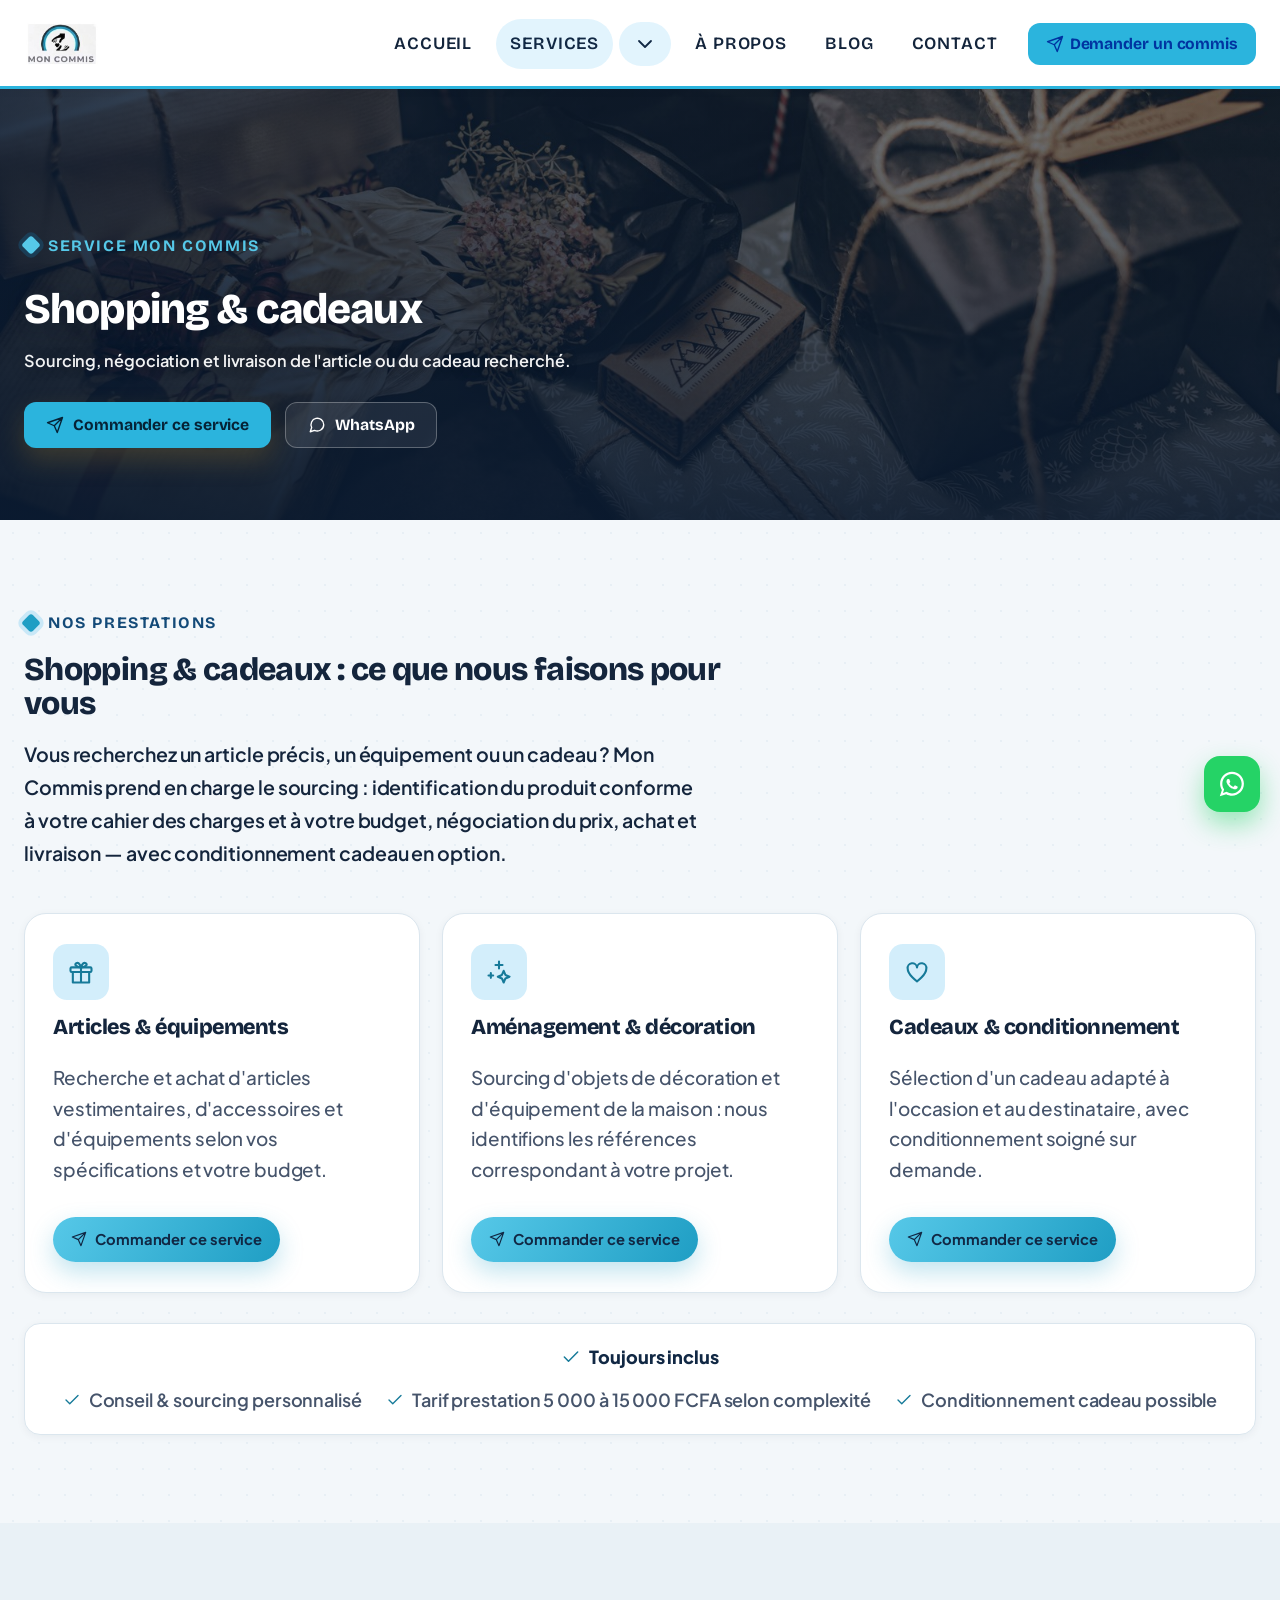
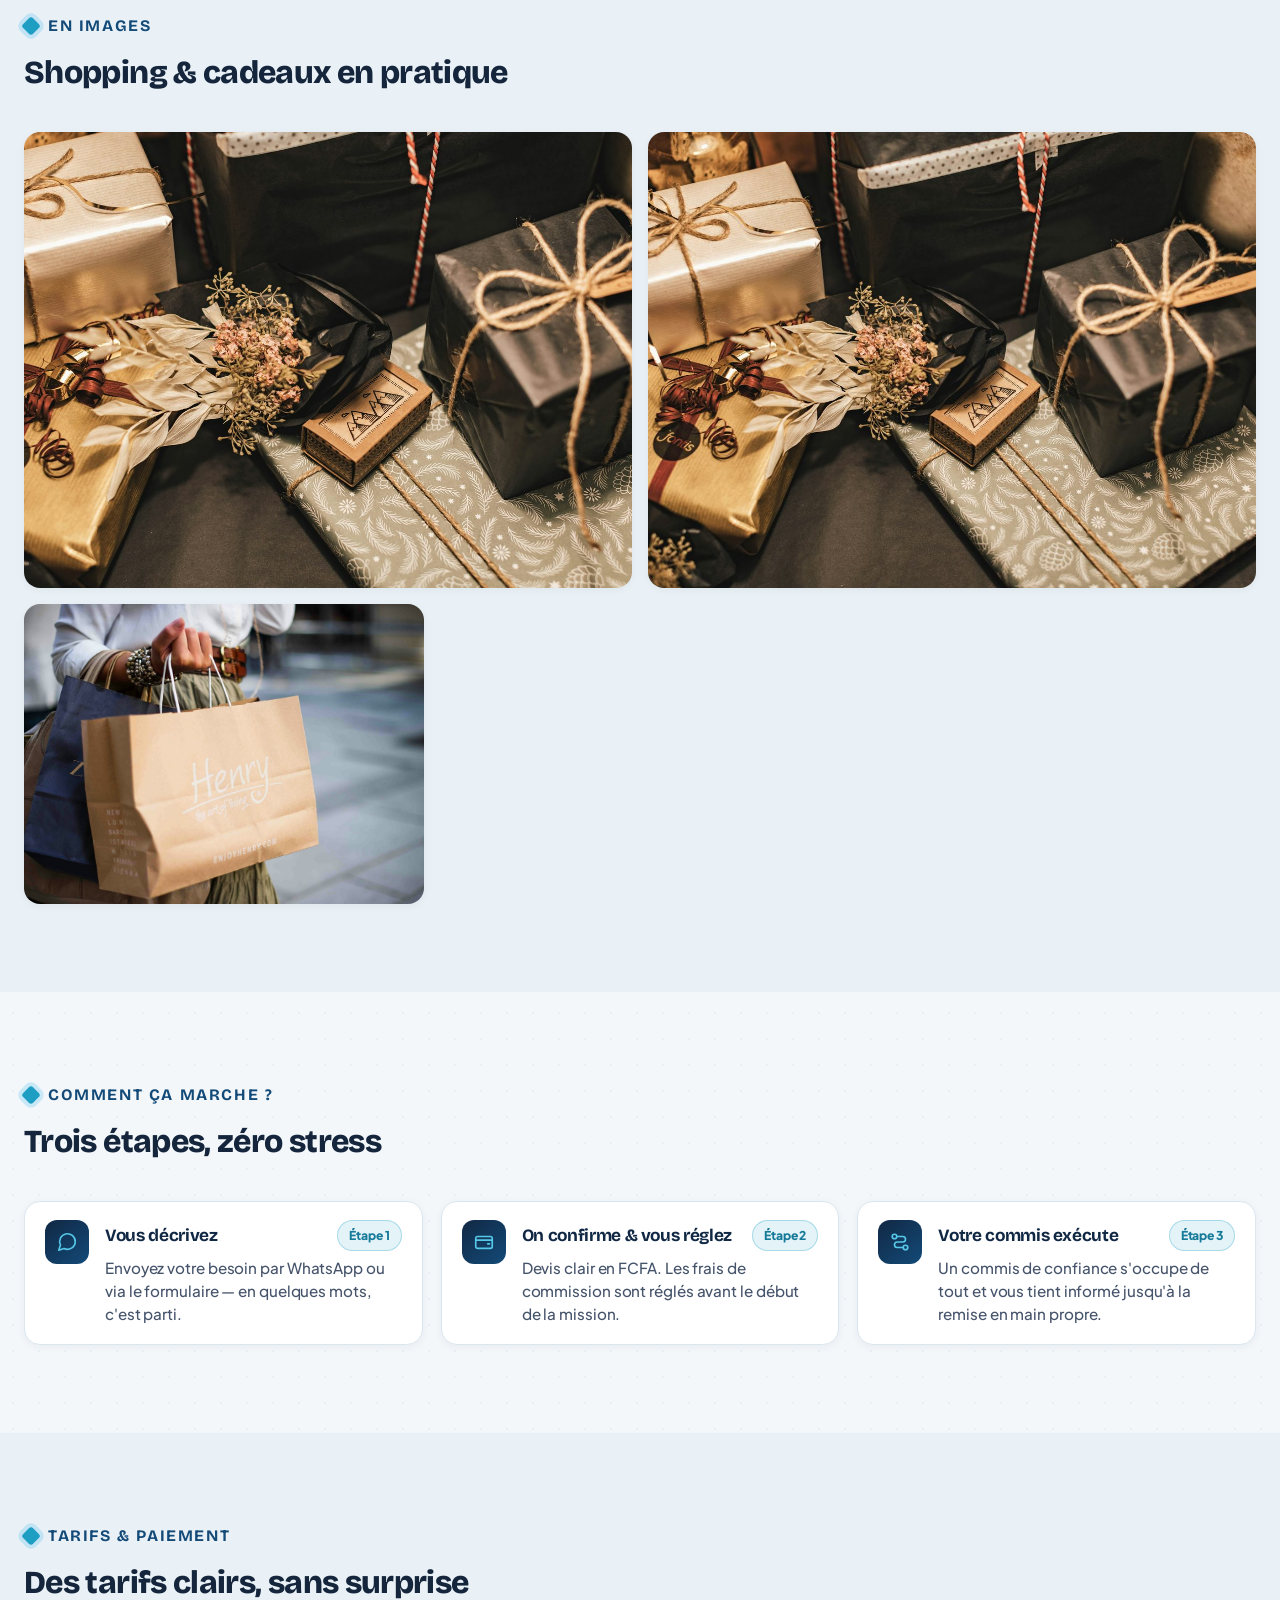
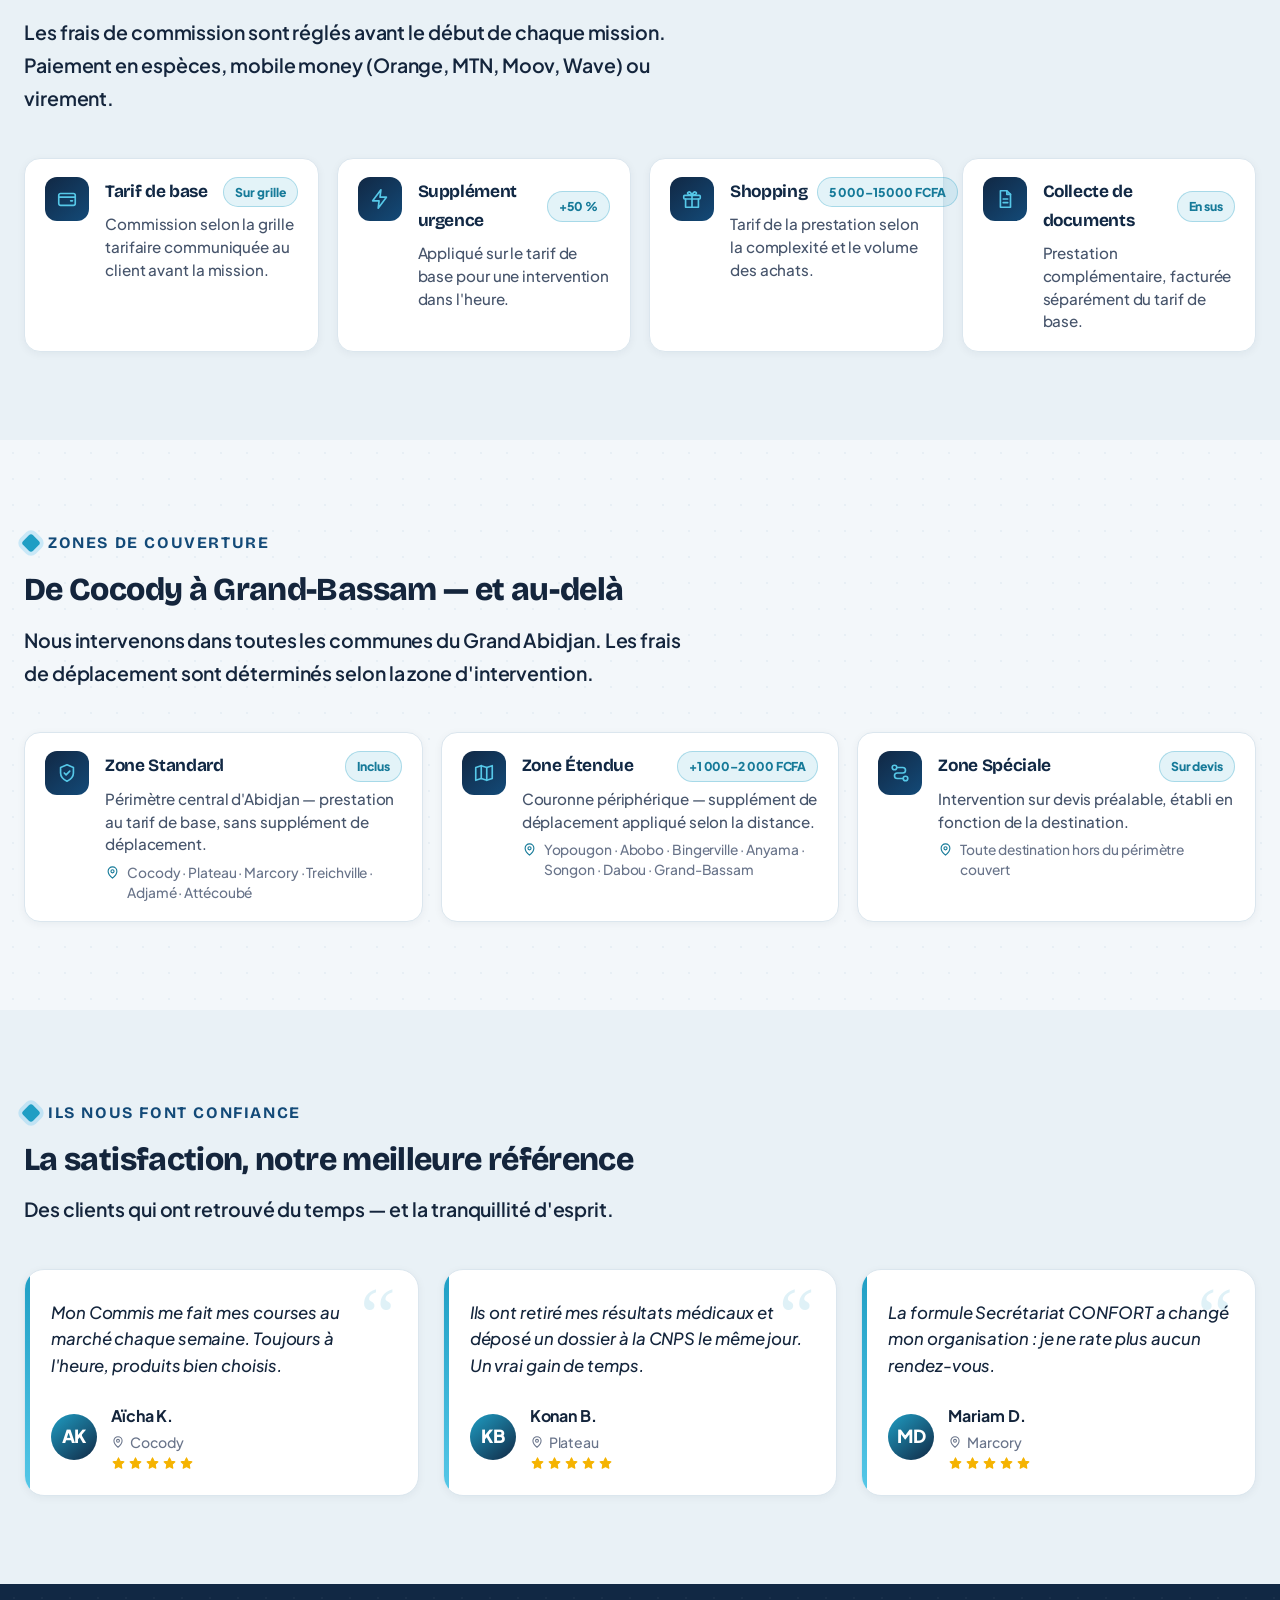
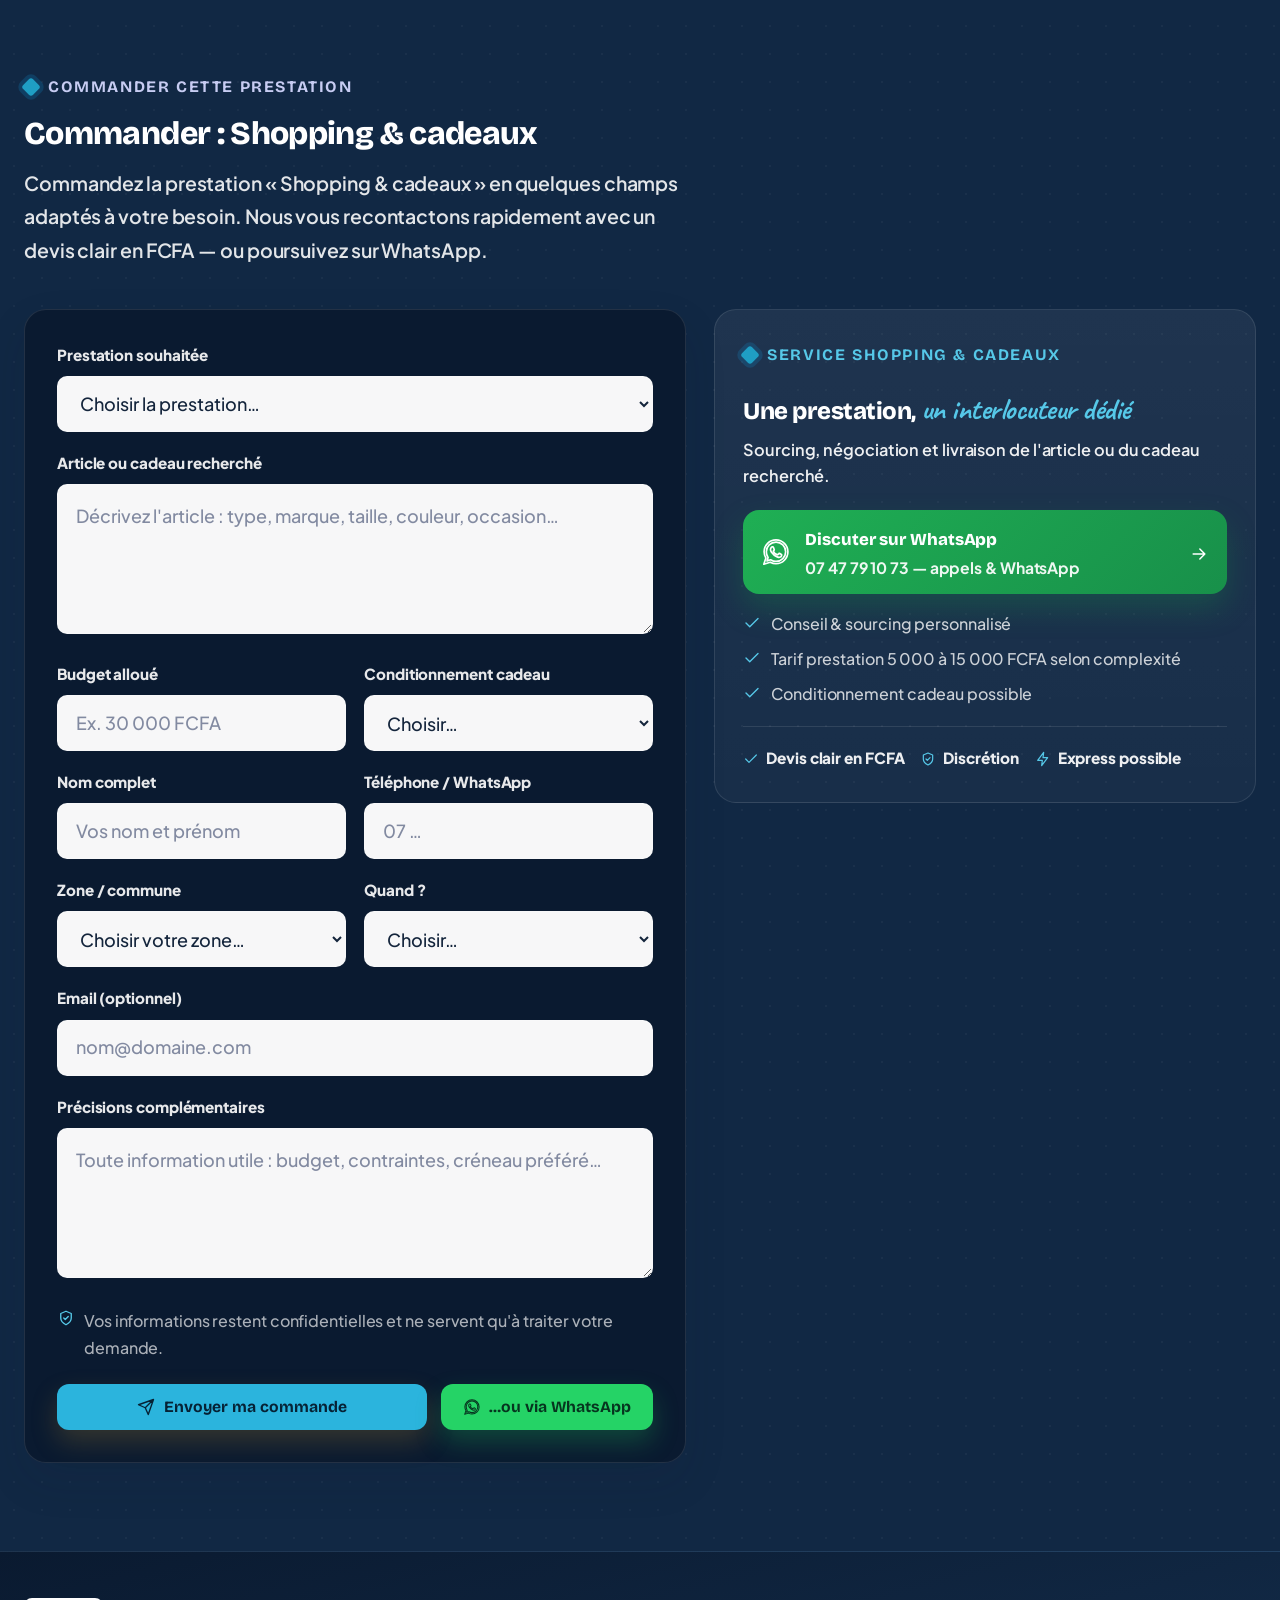
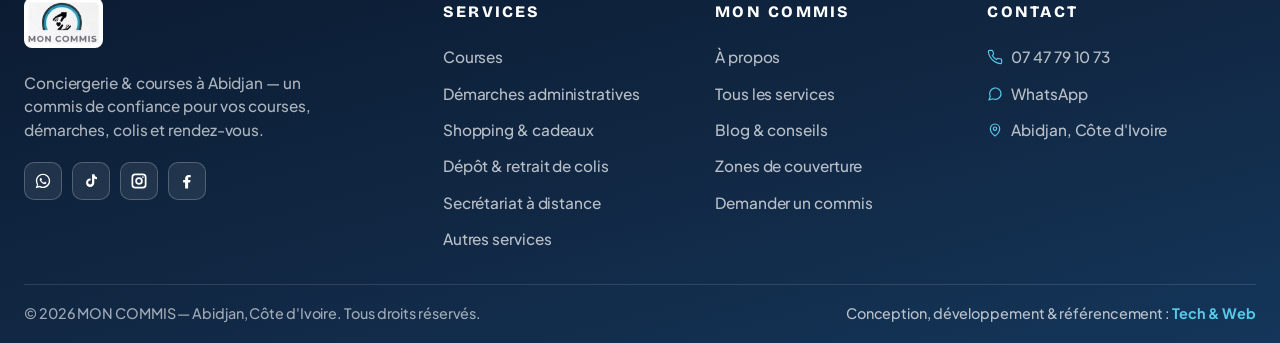
<file: service-shopping.html>
<!doctype html>
<html lang="fr">
<head>
<meta charset="utf-8">
<meta name="viewport" content="width=device-width, initial-scale=1">
<title>Shopping & cadeaux à Abidjan | Mon Commis</title>
<meta name="description" content="Shopping & cadeaux avec Mon Commis à Abidjan : Sourcing, négociation et livraison de l'article ou du cadeau recherché. Devis clair en FCFA, toutes les communes.">
<meta name="robots" content="index,follow,max-image-preview:large">
<meta name="author" content="MON COMMIS">
<meta name="designer" content="Tech &amp; Web — tech-and-web.com">
<link rel="author" href="https://tech-and-web.com">
<meta name="format-detection" content="telephone=no">
<meta name="theme-color" content="#112844">
<link rel="canonical" href="https://moncommis.ci/service-shopping.html">
<link rel="icon" href="favicon.ico" sizes="any">
<link rel="icon" type="image/png" sizes="32x32" href="favicon-32x32.png">
<link rel="apple-touch-icon" sizes="180x180" href="apple-touch-icon.png">
<link rel="manifest" href="site.webmanifest">
<meta property="og:site_name" content="Mon Commis">
<meta property="og:type" content="article">
<meta property="og:locale" content="fr_CI">
<meta property="og:title" content="Shopping & cadeaux à Abidjan | Mon Commis">
<meta property="og:description" content="Shopping & cadeaux avec Mon Commis à Abidjan : Sourcing, négociation et livraison de l'article ou du cadeau recherché. Devis clair en FCFA, toutes les communes.">
<meta property="og:url" content="https://moncommis.ci/service-shopping.html">
<meta property="og:image" content="https://moncommis.ci/img/brand/og-mon-commis.jpg">
<meta name="twitter:card" content="summary_large_image">
<meta name="twitter:image" content="https://moncommis.ci/img/brand/og-mon-commis.jpg">
<link rel="preconnect" href="https://fonts.googleapis.com">
<link rel="preconnect" href="https://fonts.gstatic.com" crossorigin>
<link href="https://fonts.googleapis.com/css2?family=Bricolage+Grotesque:opsz,wght@12..96,600;12..96,700;12..96,800&family=Hanken+Grotesk:wght@400;500;600;700;800&family=Caveat:wght@600;700&display=swap" rel="stylesheet">
<link href="css/commis-premium.css?v=20260629c3" rel="stylesheet">
<link href="css/commis-brand.css?v=20260629c3" rel="stylesheet">
<script>window.COMMIS_API_URL="/api/demandes/";</script>
<script type="application/ld+json">{"@context": "https://schema.org", "@graph": [{"@type": "LocalBusiness", "@id": "https://moncommis.ci/#business", "name": "MON COMMIS", "url": "https://moncommis.ci/", "image": "https://moncommis.ci/img/brand/og-mon-commis.jpg", "logo": "https://moncommis.ci/img/brand/logo-mon-commis.png", "telephone": "+2250747791073", "email": "contact@moncommis.ci", "priceRange": "FCFA", "description": "Conciergerie & courses à Abidjan : courses au marché, pharmacie, démarches administratives, shopping, colis et secrétariat à distance.", "address": {"@type": "PostalAddress", "addressLocality": "Abidjan", "addressCountry": "CI"}, "geo": {"@type": "GeoCoordinates", "latitude": "5.3599517", "longitude": "-4.0082563"}, "areaServed": "Abidjan", "currenciesAccepted": "XOF", "contactPoint": {"@type": "ContactPoint", "telephone": "+2250747791073", "contactType": "customer service", "areaServed": "CI", "availableLanguage": ["fr"]}}, {"@type": "WebSite", "@id": "https://moncommis.ci/#website", "name": "Mon Commis", "url": "https://moncommis.ci/", "inLanguage": "fr-CI", "publisher": {"@id": "https://moncommis.ci/#business"}, "creator": {"@id": "https://tech-and-web.com/#agency"}}, {"@type": ["Organization", "ProfessionalService"], "@id": "https://tech-and-web.com/#agency", "name": "Tech & Web", "url": "https://tech-and-web.com", "description": "Agence digitale : conception de sites web, d'applications métier et de solutions numériques sur mesure, avec optimisation pour le référencement (moteurs de recherche et assistants IA).", "knowsAbout": ["Conception de sites web", "Développement d'applications", "Référencement (SEO)", "Indexation par les assistants IA", "Solutions digitales sur mesure"]}, {"@type": "Service", "@id": "https://moncommis.ci/service-shopping.html#webpage", "url": "https://moncommis.ci/service-shopping.html", "name": "Shopping & cadeaux à Abidjan | Mon Commis", "description": "Shopping & cadeaux avec Mon Commis à Abidjan : Sourcing, négociation et livraison de l'article ou du cadeau recherché. Devis clair en FCFA, toutes les communes.", "isPartOf": {"@id": "https://moncommis.ci/#website"}, "about": {"@id": "https://moncommis.ci/#business"}, "inLanguage": "fr-CI"}]}</script>
</head>
<body class="page-inner">
<a class="skip-link" href="#main">Aller au contenu</a>
<header class="site-header">
  <div class="container">
    <div class="header-inner">
      <a class="site-brand" href="index.html" aria-label="MON COMMIS — accueil"><img class="site-logo-img" src="img/brand/logo-mon-commis.jpg" alt="MON COMMIS — conciergerie & courses, Abidjan" width="170" height="108"></a>
      <button class="menu-toggle" type="button" aria-expanded="false" aria-controls="site-nav" aria-label="Ouvrir la navigation"><span></span><span></span><span></span></button>
      <nav class="site-nav" id="site-nav" aria-label="Navigation principale">
        <a class="nav-link" href="index.html">Accueil</a>
        <div class="nav-dropdown nav-dropdown-split">
          <div class="nav-dropdown-head">
            <a class="nav-link nav-link-parent is-active" href="services.html">Services</a>
            <button class="nav-link nav-dropdown-toggle nav-dropdown-toggle-icon" type="button" aria-expanded="false" aria-controls="serv-menu" aria-haspopup="true" aria-label="Afficher les services"><svg class="nx-svg" viewBox="0 0 24 24" aria-hidden="true"><path d="m6 9 6 6 6-6"/></svg></button>
          </div>
          <ul class="nav-dropdown-menu nav-dropdown-menu-list" id="serv-menu" role="menu">
<li role="none"><a class="nav-dropdown-link" href="service-courses.html" role="menuitem">Courses</a></li>
<li role="none"><a class="nav-dropdown-link" href="service-demarches.html" role="menuitem">Démarches administratives</a></li>
<li role="none"><a class="nav-dropdown-link" href="service-shopping.html" role="menuitem">Shopping & cadeaux</a></li>
<li role="none"><a class="nav-dropdown-link" href="service-colis.html" role="menuitem">Dépôt & retrait de colis</a></li>
<li role="none"><a class="nav-dropdown-link" href="secretariat.html" role="menuitem">Secrétariat à distance</a></li>
<li role="none"><a class="nav-dropdown-link" href="service-autres.html" role="menuitem">Autres services</a></li>
<li role="none"><a class="nav-dropdown-link" href="services.html" role="menuitem">Tous nos services &rarr;</a></li>
          </ul>
        </div>
        <a class="nav-link" href="a-propos.html">À propos</a>
        <a class="nav-link" href="blog.html">Blog</a>
        <a class="nav-link" href="contact.html">Contact</a>
        <a class="nav-cta" href="contact.html"><svg class="nx-svg" viewBox="0 0 24 24" aria-hidden="true"><path d="M22 2 11 13M22 2l-7 20-4-9-9-4 20-7z"/></svg> Demander un commis</a>
      </nav>
    </div>
  </div>
</header>
<main id="main">
<section class="mc-service-hero">
  <img class="mc-service-hero-bg" src="img/services/shopping.jpg" alt="" aria-hidden="true" fetchpriority="high" decoding="async">
  <div class="container">
    <div class="mc-service-hero-copy reveal">
      <span class="nx-eyebrow nx-eyebrow-light">Service Mon Commis</span>
      <h1 class="mc-service-hero-title">Shopping & cadeaux</h1>
      <p class="lead">Sourcing, négociation et livraison de l'article ou du cadeau recherché.</p>
      <div class="nx-hero-cta">
        <a class="btn-lime" href="#commander"><svg class="nx-svg" viewBox="0 0 24 24" aria-hidden="true"><path d="M22 2 11 13M22 2l-7 20-4-9-9-4 20-7z"/></svg> Commander ce service</a>
        <a class="btn-secondary btn-on-dark" href="https://wa.me/2250747791073" target="_blank" rel="noopener noreferrer"><svg class="nx-svg" viewBox="0 0 24 24" aria-hidden="true"><path d="M21 11.5a8.5 8.5 0 0 1-12.3 7.6L3 21l1.9-5.7A8.5 8.5 0 1 1 21 11.5z"/></svg> WhatsApp</a>
      </div>
    </div>
  </div>
</section><section class="section" id="prestations">
  <div class="container">
    <div class="section-header reveal"><div class="section-heading">
      <span class="nx-eyebrow">Nos prestations</span>
      <h2 class="section-title">Shopping & cadeaux : ce que nous faisons pour vous</h2>
      <p class="section-copy">Vous recherchez un article précis, un équipement ou un cadeau ? Mon Commis prend en charge le sourcing : identification du produit conforme à votre cahier des charges et à votre budget, négociation du prix, achat et livraison — avec conditionnement cadeau en option.</p>
    </div></div>
    <div class="nx-grid cols-3"><article class="nx-card mc-presta-card reveal"><span class="nx-ico is-lime"><svg class="nx-svg" viewBox="0 0 24 24" aria-hidden="true"><rect x="3" y="8" width="18" height="4" rx="1"/><path d="M5 12v9h14v-9M12 8v13"/><path d="M12 8S10.5 3 8 4.5 9 8 12 8zM12 8s1.5-5 4-3.5S15 8 12 8z"/></svg></span><h3>Articles & équipements</h3><p>Recherche et achat d'articles vestimentaires, d'accessoires et d'équipements selon vos spécifications et votre budget.</p><a class="mc-presta-order" href="#commander" data-order-prestation="Articles & équipements"><svg class="nx-svg" viewBox="0 0 24 24" aria-hidden="true"><path d="M22 2 11 13M22 2l-7 20-4-9-9-4 20-7z"/></svg> Commander ce service</a></article>
<article class="nx-card mc-presta-card reveal"><span class="nx-ico is-lime"><svg class="nx-svg" viewBox="0 0 24 24" aria-hidden="true"><path d="M12 3v6M9 6h6M5 13v4M3 15h4M16 11l1.5 3.5L21 16l-3.5 1.5L16 21l-1.5-3.5L11 16l3.5-1.5L16 11z"/></svg></span><h3>Aménagement & décoration</h3><p>Sourcing d'objets de décoration et d'équipement de la maison : nous identifions les références correspondant à votre projet.</p><a class="mc-presta-order" href="#commander" data-order-prestation="Aménagement & décoration"><svg class="nx-svg" viewBox="0 0 24 24" aria-hidden="true"><path d="M22 2 11 13M22 2l-7 20-4-9-9-4 20-7z"/></svg> Commander ce service</a></article>
<article class="nx-card mc-presta-card reveal"><span class="nx-ico is-lime"><svg class="nx-svg" viewBox="0 0 24 24" aria-hidden="true"><path d="M12 20S4 14.5 4 9a4 4 0 0 1 8-1 4 4 0 0 1 8 1c0 5.5-8 11-8 11z"/></svg></span><h3>Cadeaux & conditionnement</h3><p>Sélection d'un cadeau adapté à l'occasion et au destinataire, avec conditionnement soigné sur demande.</p><a class="mc-presta-order" href="#commander" data-order-prestation="Cadeaux & conditionnement"><svg class="nx-svg" viewBox="0 0 24 24" aria-hidden="true"><path d="M22 2 11 13M22 2l-7 20-4-9-9-4 20-7z"/></svg> Commander ce service</a></article>
</div>
    <div class="mc-incl-band reveal"><span class="mc-incl-band-label"><svg class="nx-svg" viewBox="0 0 24 24" aria-hidden="true"><path d="M20 6 9 17l-5-5"/></svg> Toujours inclus</span><ul><li><svg class="nx-svg" viewBox="0 0 24 24" aria-hidden="true"><path d="M20 6 9 17l-5-5"/></svg><span>Conseil & sourcing personnalisé</span></li><li><svg class="nx-svg" viewBox="0 0 24 24" aria-hidden="true"><path d="M20 6 9 17l-5-5"/></svg><span>Tarif prestation 5 000 à 15 000 FCFA selon complexité</span></li><li><svg class="nx-svg" viewBox="0 0 24 24" aria-hidden="true"><path d="M20 6 9 17l-5-5"/></svg><span>Conditionnement cadeau possible</span></li></ul></div>
  </div>
</section><section class="section section-soft">
  <div class="container">
    <div class="section-header reveal"><div class="section-heading">
      <span class="nx-eyebrow">En images</span>
      <h2 class="section-title">Shopping & cadeaux en pratique</h2>
    </div></div>
    <div class="mc-gallery"><figure class="mc-gal-item reveal"><img src="img/services/shopping.jpg" alt="Shopping & cadeaux — Mon Commis Abidjan" loading="lazy" decoding="async"></figure>
<figure class="mc-gal-item reveal"><img src="img/services/cadeaux.jpg" alt="Shopping & cadeaux — Mon Commis Abidjan" loading="lazy" decoding="async"></figure>
<figure class="mc-gal-item reveal"><img src="img/services/shopping-bag.jpg" alt="Shopping & cadeaux — Mon Commis Abidjan" loading="lazy" decoding="async"></figure>
</div>
  </div>
</section><section class="section">
  <div class="container">
    <div class="section-header reveal"><div class="section-heading">
      <span class="nx-eyebrow">Comment ça marche&nbsp;?</span>
      <h2 class="section-title">Trois étapes, zéro stress</h2>
    </div></div>
    <div class="mc-compact-grid mc-swipe"><article class="mc-compact-card reveal">
  <span class="mc-compact-ico"><svg class="nx-svg" viewBox="0 0 24 24" aria-hidden="true"><path d="M21 11.5a8.5 8.5 0 0 1-12.3 7.6L3 21l1.9-5.7A8.5 8.5 0 1 1 21 11.5z"/></svg></span>
  <div class="mc-compact-body">
    <div class="mc-compact-head"><h3>Vous décrivez</h3><span class="mc-compact-badge">Étape 1</span></div>
    <p class="mc-compact-text">Envoyez votre besoin par WhatsApp ou via le formulaire — en quelques mots, c'est parti.</p>
    
  </div>
</article>
<article class="mc-compact-card reveal">
  <span class="mc-compact-ico"><svg class="nx-svg" viewBox="0 0 24 24" aria-hidden="true"><rect x="3" y="6" width="18" height="13" rx="2"/><path d="M3 10h18M16 14h2"/></svg></span>
  <div class="mc-compact-body">
    <div class="mc-compact-head"><h3>On confirme & vous réglez</h3><span class="mc-compact-badge">Étape 2</span></div>
    <p class="mc-compact-text">Devis clair en FCFA. Les frais de commission sont réglés avant le début de la mission.</p>
    
  </div>
</article>
<article class="mc-compact-card reveal">
  <span class="mc-compact-ico"><svg class="nx-svg" viewBox="0 0 24 24" aria-hidden="true"><circle cx="6" cy="6" r="2.5"/><circle cx="18" cy="18" r="2.5"/><path d="M8.5 6H15a3 3 0 0 1 0 6H9a3 3 0 0 0 0 6h6.5"/></svg></span>
  <div class="mc-compact-body">
    <div class="mc-compact-head"><h3>Votre commis exécute</h3><span class="mc-compact-badge">Étape 3</span></div>
    <p class="mc-compact-text">Un commis de confiance s'occupe de tout et vous tient informé jusqu'à la remise en main propre.</p>
    
  </div>
</article>
</div>
  </div>
</section><section class="section section-soft" id="tarifs">
  <div class="container">
    <div class="section-header reveal"><div class="section-heading">
      <span class="nx-eyebrow">Tarifs & paiement</span>
      <h2 class="section-title">Des tarifs clairs, sans surprise</h2>
      <p class="section-copy">Les frais de commission sont réglés avant le début de chaque mission. Paiement en espèces, mobile money (Orange, MTN, Moov, Wave) ou virement.</p>
    </div></div>
    <div class="mc-compact-grid mc-swipe"><article class="mc-compact-card reveal">
  <span class="mc-compact-ico"><svg class="nx-svg" viewBox="0 0 24 24" aria-hidden="true"><rect x="3" y="6" width="18" height="13" rx="2"/><path d="M3 10h18M16 14h2"/></svg></span>
  <div class="mc-compact-body">
    <div class="mc-compact-head"><h3>Tarif de base</h3><span class="mc-compact-badge">Sur grille</span></div>
    <p class="mc-compact-text">Commission selon la grille tarifaire communiquée au client avant la mission.</p>
    
  </div>
</article>
<article class="mc-compact-card reveal">
  <span class="mc-compact-ico"><svg class="nx-svg" viewBox="0 0 24 24" aria-hidden="true"><path d="M13 2 4 14h7l-1 8 9-12h-7l1-8z"/></svg></span>
  <div class="mc-compact-body">
    <div class="mc-compact-head"><h3>Supplément urgence</h3><span class="mc-compact-badge">+50 %</span></div>
    <p class="mc-compact-text">Appliqué sur le tarif de base pour une intervention dans l'heure.</p>
    
  </div>
</article>
<article class="mc-compact-card reveal">
  <span class="mc-compact-ico"><svg class="nx-svg" viewBox="0 0 24 24" aria-hidden="true"><rect x="3" y="8" width="18" height="4" rx="1"/><path d="M5 12v9h14v-9M12 8v13"/><path d="M12 8S10.5 3 8 4.5 9 8 12 8zM12 8s1.5-5 4-3.5S15 8 12 8z"/></svg></span>
  <div class="mc-compact-body">
    <div class="mc-compact-head"><h3>Shopping</h3><span class="mc-compact-badge">5 000–15 000 FCFA</span></div>
    <p class="mc-compact-text">Tarif de la prestation selon la complexité et le volume des achats.</p>
    
  </div>
</article>
<article class="mc-compact-card reveal">
  <span class="mc-compact-ico"><svg class="nx-svg" viewBox="0 0 24 24" aria-hidden="true"><path d="M7 3h7l4 4v14H7z"/><path d="M14 3v4h4M10 12h5M10 16h5"/></svg></span>
  <div class="mc-compact-body">
    <div class="mc-compact-head"><h3>Collecte de documents</h3><span class="mc-compact-badge">En sus</span></div>
    <p class="mc-compact-text">Prestation complémentaire, facturée séparément du tarif de base.</p>
    
  </div>
</article>
</div>
  </div>
</section><section class="section" id="zones">
  <div class="container">
    <div class="section-header reveal"><div class="section-heading">
      <span class="nx-eyebrow">Zones de couverture</span>
      <h2 class="section-title">De Cocody à Grand-Bassam — et au-delà</h2>
      <p class="section-copy">Nous intervenons dans toutes les communes du Grand Abidjan. Les frais de déplacement sont déterminés selon la zone d'intervention.</p>
    </div></div>
    <div class="mc-compact-grid mc-swipe"><article class="mc-compact-card reveal">
  <span class="mc-compact-ico"><svg class="nx-svg" viewBox="0 0 24 24" aria-hidden="true"><path d="M12 3 5 6v6c0 4 3 7 7 9 4-2 7-5 7-9V6l-7-3z"/><path d="m9 12 2 2 4-4"/></svg></span>
  <div class="mc-compact-body">
    <div class="mc-compact-head"><h3>Zone Standard</h3><span class="mc-compact-badge">Inclus</span></div>
    <p class="mc-compact-text">Périmètre central d'Abidjan — prestation au tarif de base, sans supplément de déplacement.</p>
    <p class="mc-compact-sub"><svg class="nx-svg" viewBox="0 0 24 24" aria-hidden="true"><path d="M12 21s-7-5.5-7-11a7 7 0 0 1 14 0c0 5.5-7 11-7 11z"/><circle cx="12" cy="10" r="2.5"/></svg> <span>Cocody · Plateau · Marcory · Treichville · Adjamé · Attécoubé</span></p>
  </div>
</article>
<article class="mc-compact-card reveal">
  <span class="mc-compact-ico"><svg class="nx-svg" viewBox="0 0 24 24" aria-hidden="true"><path d="m9 4 6 2 6-2v14l-6 2-6-2-6 2V6z"/><path d="M9 4v14M15 6v14"/></svg></span>
  <div class="mc-compact-body">
    <div class="mc-compact-head"><h3>Zone Étendue</h3><span class="mc-compact-badge">+1 000–2 000 FCFA</span></div>
    <p class="mc-compact-text">Couronne périphérique — supplément de déplacement appliqué selon la distance.</p>
    <p class="mc-compact-sub"><svg class="nx-svg" viewBox="0 0 24 24" aria-hidden="true"><path d="M12 21s-7-5.5-7-11a7 7 0 0 1 14 0c0 5.5-7 11-7 11z"/><circle cx="12" cy="10" r="2.5"/></svg> <span>Yopougon · Abobo · Bingerville · Anyama · Songon · Dabou · Grand-Bassam</span></p>
  </div>
</article>
<article class="mc-compact-card reveal">
  <span class="mc-compact-ico"><svg class="nx-svg" viewBox="0 0 24 24" aria-hidden="true"><circle cx="6" cy="6" r="2.5"/><circle cx="18" cy="18" r="2.5"/><path d="M8.5 6H15a3 3 0 0 1 0 6H9a3 3 0 0 0 0 6h6.5"/></svg></span>
  <div class="mc-compact-body">
    <div class="mc-compact-head"><h3>Zone Spéciale</h3><span class="mc-compact-badge">Sur devis</span></div>
    <p class="mc-compact-text">Intervention sur devis préalable, établi en fonction de la destination.</p>
    <p class="mc-compact-sub"><svg class="nx-svg" viewBox="0 0 24 24" aria-hidden="true"><path d="M12 21s-7-5.5-7-11a7 7 0 0 1 14 0c0 5.5-7 11-7 11z"/><circle cx="12" cy="10" r="2.5"/></svg> <span>Toute destination hors du périmètre couvert</span></p>
  </div>
</article>
</div>
  </div>
</section><section class="section section-soft mc-trust">
  <div class="container">
    <div class="section-header reveal"><div class="section-heading">
      <span class="nx-eyebrow">Ils nous font confiance</span>
      <h2 class="section-title">La satisfaction, notre meilleure référence</h2>
      <p class="section-copy">Des clients qui ont retrouvé du temps — et la tranquillité d'esprit.</p>
    </div></div>
    <div class="mc-quote-grid mc-swipe"><article class="mc-quote reveal"><span class="mc-quote-mark" aria-hidden="true">&ldquo;</span><p class="mc-quote-text">Mon Commis me fait mes courses au marché chaque semaine. Toujours à l'heure, produits bien choisis.</p><div class="mc-quote-by"><span class="mc-quote-avatar">AK</span><span class="mc-quote-meta"><strong>Aïcha K.</strong><span><svg class="nx-svg" viewBox="0 0 24 24" aria-hidden="true"><path d="M12 21s-7-5.5-7-11a7 7 0 0 1 14 0c0 5.5-7 11-7 11z"/><circle cx="12" cy="10" r="2.5"/></svg> Cocody</span></span><span class="mc-quote-stars"><svg class="nx-svg" viewBox="0 0 24 24" aria-hidden="true"><path d="m12 3 2.6 5.5 6 .8-4.4 4.2 1.1 6L12 16.8 6.7 19.5l1.1-6L3.4 9.3l6-.8L12 3z"/></svg><svg class="nx-svg" viewBox="0 0 24 24" aria-hidden="true"><path d="m12 3 2.6 5.5 6 .8-4.4 4.2 1.1 6L12 16.8 6.7 19.5l1.1-6L3.4 9.3l6-.8L12 3z"/></svg><svg class="nx-svg" viewBox="0 0 24 24" aria-hidden="true"><path d="m12 3 2.6 5.5 6 .8-4.4 4.2 1.1 6L12 16.8 6.7 19.5l1.1-6L3.4 9.3l6-.8L12 3z"/></svg><svg class="nx-svg" viewBox="0 0 24 24" aria-hidden="true"><path d="m12 3 2.6 5.5 6 .8-4.4 4.2 1.1 6L12 16.8 6.7 19.5l1.1-6L3.4 9.3l6-.8L12 3z"/></svg><svg class="nx-svg" viewBox="0 0 24 24" aria-hidden="true"><path d="m12 3 2.6 5.5 6 .8-4.4 4.2 1.1 6L12 16.8 6.7 19.5l1.1-6L3.4 9.3l6-.8L12 3z"/></svg></span></div></article>
<article class="mc-quote reveal d1"><span class="mc-quote-mark" aria-hidden="true">&ldquo;</span><p class="mc-quote-text">Ils ont retiré mes résultats médicaux et déposé un dossier à la CNPS le même jour. Un vrai gain de temps.</p><div class="mc-quote-by"><span class="mc-quote-avatar">KB</span><span class="mc-quote-meta"><strong>Konan B.</strong><span><svg class="nx-svg" viewBox="0 0 24 24" aria-hidden="true"><path d="M12 21s-7-5.5-7-11a7 7 0 0 1 14 0c0 5.5-7 11-7 11z"/><circle cx="12" cy="10" r="2.5"/></svg> Plateau</span></span><span class="mc-quote-stars"><svg class="nx-svg" viewBox="0 0 24 24" aria-hidden="true"><path d="m12 3 2.6 5.5 6 .8-4.4 4.2 1.1 6L12 16.8 6.7 19.5l1.1-6L3.4 9.3l6-.8L12 3z"/></svg><svg class="nx-svg" viewBox="0 0 24 24" aria-hidden="true"><path d="m12 3 2.6 5.5 6 .8-4.4 4.2 1.1 6L12 16.8 6.7 19.5l1.1-6L3.4 9.3l6-.8L12 3z"/></svg><svg class="nx-svg" viewBox="0 0 24 24" aria-hidden="true"><path d="m12 3 2.6 5.5 6 .8-4.4 4.2 1.1 6L12 16.8 6.7 19.5l1.1-6L3.4 9.3l6-.8L12 3z"/></svg><svg class="nx-svg" viewBox="0 0 24 24" aria-hidden="true"><path d="m12 3 2.6 5.5 6 .8-4.4 4.2 1.1 6L12 16.8 6.7 19.5l1.1-6L3.4 9.3l6-.8L12 3z"/></svg><svg class="nx-svg" viewBox="0 0 24 24" aria-hidden="true"><path d="m12 3 2.6 5.5 6 .8-4.4 4.2 1.1 6L12 16.8 6.7 19.5l1.1-6L3.4 9.3l6-.8L12 3z"/></svg></span></div></article>
<article class="mc-quote reveal d2"><span class="mc-quote-mark" aria-hidden="true">&ldquo;</span><p class="mc-quote-text">La formule Secrétariat CONFORT a changé mon organisation : je ne rate plus aucun rendez-vous.</p><div class="mc-quote-by"><span class="mc-quote-avatar">MD</span><span class="mc-quote-meta"><strong>Mariam D.</strong><span><svg class="nx-svg" viewBox="0 0 24 24" aria-hidden="true"><path d="M12 21s-7-5.5-7-11a7 7 0 0 1 14 0c0 5.5-7 11-7 11z"/><circle cx="12" cy="10" r="2.5"/></svg> Marcory</span></span><span class="mc-quote-stars"><svg class="nx-svg" viewBox="0 0 24 24" aria-hidden="true"><path d="m12 3 2.6 5.5 6 .8-4.4 4.2 1.1 6L12 16.8 6.7 19.5l1.1-6L3.4 9.3l6-.8L12 3z"/></svg><svg class="nx-svg" viewBox="0 0 24 24" aria-hidden="true"><path d="m12 3 2.6 5.5 6 .8-4.4 4.2 1.1 6L12 16.8 6.7 19.5l1.1-6L3.4 9.3l6-.8L12 3z"/></svg><svg class="nx-svg" viewBox="0 0 24 24" aria-hidden="true"><path d="m12 3 2.6 5.5 6 .8-4.4 4.2 1.1 6L12 16.8 6.7 19.5l1.1-6L3.4 9.3l6-.8L12 3z"/></svg><svg class="nx-svg" viewBox="0 0 24 24" aria-hidden="true"><path d="m12 3 2.6 5.5 6 .8-4.4 4.2 1.1 6L12 16.8 6.7 19.5l1.1-6L3.4 9.3l6-.8L12 3z"/></svg><svg class="nx-svg" viewBox="0 0 24 24" aria-hidden="true"><path d="m12 3 2.6 5.5 6 .8-4.4 4.2 1.1 6L12 16.8 6.7 19.5l1.1-6L3.4 9.3l6-.8L12 3z"/></svg></span></div></article>
</div>
  </div>
</section><section id="commander" class="section section-dark nx-contact mc-order">
  <div class="container">
    <div class="section-header reveal"><div class="section-heading">
      <span class="nx-eyebrow">Commander cette prestation</span>
      <h2 class="section-title">Commander : Shopping & cadeaux</h2>
      <p class="section-copy">Commandez la prestation « Shopping & cadeaux » en quelques champs adaptés à votre besoin. Nous vous recontactons rapidement avec un devis clair en FCFA — ou poursuivez sur WhatsApp.</p>
    </div></div>
    <div class="contact-layout">
      <div class="form-shell reveal">
        <form id="contact-brief" data-wa="2250747791073" novalidate>
          <select hidden name="project_type" data-field data-label="Service"><option value="Shopping & cadeaux" selected>Shopping & cadeaux</option></select>
          <div class="form-grid">
            <div class="form-group full"><label class="form-label" for="prestation-select">Prestation souhaitée</label><select class="form-control" id="prestation-select" name="prestation" data-field data-label="Prestation"><option value="">Choisir la prestation…</option><option value="Articles & équipements">Articles & équipements</option><option value="Aménagement & décoration">Aménagement & décoration</option><option value="Cadeaux & conditionnement">Cadeaux & conditionnement</option><option value="Plusieurs prestations / autre">Plusieurs prestations / autre</option></select></div>
            <div class="form-group full"><label class="form-label" for="sc-article">Article ou cadeau recherché</label><textarea class="form-control" id="sc-article" name="sc_article" placeholder="Décrivez l'article : type, marque, taille, couleur, occasion…" data-field data-label="Article ou cadeau recherché"></textarea></div>
<div class="form-group"><label class="form-label" for="sc-budget">Budget alloué</label><input class="form-control" id="sc-budget" name="sc_budget" type="text" placeholder="Ex. 30 000 FCFA" data-field data-label="Budget alloué"></div>
<div class="form-group"><label class="form-label" for="sc-emballage">Conditionnement cadeau</label><select class="form-control" id="sc-emballage" name="sc_emballage" data-field data-label="Conditionnement cadeau"><option value="">Choisir…</option><option>Oui, emballage cadeau</option><option>Non merci</option></select></div>
            <div class="form-group"><label class="form-label" for="full-name">Nom complet</label><input class="form-control" id="full-name" name="full_name" type="text" autocomplete="name" placeholder="Vos nom et prénom" data-field data-label="Nom"></div>
            <div class="form-group"><label class="form-label" for="phone-number">Téléphone / WhatsApp</label><input class="form-control" id="phone-number" name="phone_number" type="tel" autocomplete="tel" placeholder="07 …" data-field data-label="Téléphone"></div>
            <div class="form-group"><label class="form-label" for="zone">Zone / commune</label><select class="form-control" id="zone" name="location" data-field data-label="Zone"><option value="">Choisir votre zone…</option><option value="Zone Standard">Zone Standard</option><option value="Zone Étendue">Zone Étendue</option><option value="Zone Spéciale">Zone Spéciale</option></select></div>
            <div class="form-group"><label class="form-label" for="echeance">Quand ?</label><select class="form-control" id="echeance" name="timeline" data-field data-label="Échéance"><option value="">Choisir…</option><option>Dès que possible</option><option value="Urgent (dans l'heure, +50%)">Urgent — dans l'heure (+50 %)</option><option>Aujourd'hui</option><option>Cette semaine</option></select></div>
            <div class="form-group full"><label class="form-label" for="email-address">Email (optionnel)</label><input class="form-control" id="email-address" name="email_address" type="email" autocomplete="email" placeholder="nom@domaine.com" data-field data-label="Email"></div>
            <div class="form-group full"><label class="form-label" for="project-message">Précisions complémentaires</label><textarea class="form-control" id="project-message" name="project_message" placeholder="Toute information utile : budget, contraintes, créneau préféré…" data-field data-label="Précisions"></textarea></div>
          </div>
          <p class="form-note"><svg class="nx-svg" viewBox="0 0 24 24" aria-hidden="true"><path d="M12 3 5 6v6c0 4 3 7 7 9 4-2 7-5 7-9V6l-7-3z"/><path d="m9 12 2 2 4-4"/></svg> Vos informations restent confidentielles et ne servent qu'à traiter votre demande.</p>
          <div class="nx-contact-actions">
            <button class="btn-lime" type="submit"><svg class="nx-svg" viewBox="0 0 24 24" aria-hidden="true"><path d="M22 2 11 13M22 2l-7 20-4-9-9-4 20-7z"/></svg> Envoyer ma commande</button>
            <button class="btn-wa" type="button" data-wa-contact data-wa="2250747791073"><svg class="nx-svg" viewBox="0 0 32 32" aria-hidden="true"><path d="M16 3C9 3 3.3 8.7 3.3 15.7c0 2.4.7 4.7 1.9 6.7L3 29l6.8-2.1c1.9 1 4 1.6 6.2 1.6 7 0 12.7-5.7 12.7-12.7S23 3 16 3Zm0 23c-1.9 0-3.7-.5-5.3-1.5l-.4-.2-3.9 1.2 1.2-3.8-.3-.4c-1.1-1.7-1.6-3.6-1.6-5.6C5.7 10 10.3 5.4 16 5.4S26.3 10 26.3 15.7 21.7 26 16 26Zm5.7-7.5c-.3-.2-1.8-.9-2.1-1-.3-.1-.5-.2-.7.2-.2.3-.8 1-.9 1.2-.2.2-.3.2-.6.1-.3-.2-1.3-.5-2.5-1.5-.9-.8-1.5-1.8-1.7-2.1-.2-.3 0-.5.1-.6l.5-.5c.1-.2.2-.3.3-.5.1-.2 0-.4 0-.5l-.9-2.2c-.2-.6-.5-.5-.7-.5h-.6c-.2 0-.5.1-.8.4-.3.3-1 1-1 2.4s1.1 2.8 1.2 3c.2.2 2.1 3.2 5 4.5.7.3 1.2.5 1.7.6.7.2 1.3.2 1.8.1.6-.1 1.8-.7 2-1.4.3-.7.3-1.3.2-1.4-.1-.1-.3-.2-.6-.4Z"/></svg> …ou via WhatsApp</button>
          </div>
          <div class="form-success" hidden><svg class="nx-svg" viewBox="0 0 24 24" aria-hidden="true"><path d="M20 6 9 17l-5-5"/></svg> Merci ! Votre commande est bien reçue. Mon Commis vous recontacte rapidement.</div>
          <div class="form-error" hidden style="color:#ffd0d0;margin-top:12px;font-weight:600;"></div>
        </form>
      </div>
      <aside class="nx-contact-card reveal d1">
        <span class="nx-eyebrow">Service Shopping & cadeaux</span>
        <h3>Une prestation, <span class="nx-script">un interlocuteur dédié</span></h3>
        <p>Sourcing, négociation et livraison de l'article ou du cadeau recherché.</p>
        <a class="nx-contact-wa" href="https://wa.me/2250747791073" target="_blank" rel="noopener noreferrer">
          <span class="nx-contact-wa-ico"><svg class="nx-svg" viewBox="0 0 32 32" aria-hidden="true"><path d="M16 3C9 3 3.3 8.7 3.3 15.7c0 2.4.7 4.7 1.9 6.7L3 29l6.8-2.1c1.9 1 4 1.6 6.2 1.6 7 0 12.7-5.7 12.7-12.7S23 3 16 3Zm0 23c-1.9 0-3.7-.5-5.3-1.5l-.4-.2-3.9 1.2 1.2-3.8-.3-.4c-1.1-1.7-1.6-3.6-1.6-5.6C5.7 10 10.3 5.4 16 5.4S26.3 10 26.3 15.7 21.7 26 16 26Zm5.7-7.5c-.3-.2-1.8-.9-2.1-1-.3-.1-.5-.2-.7.2-.2.3-.8 1-.9 1.2-.2.2-.3.2-.6.1-.3-.2-1.3-.5-2.5-1.5-.9-.8-1.5-1.8-1.7-2.1-.2-.3 0-.5.1-.6l.5-.5c.1-.2.2-.3.3-.5.1-.2 0-.4 0-.5l-.9-2.2c-.2-.6-.5-.5-.7-.5h-.6c-.2 0-.5.1-.8.4-.3.3-1 1-1 2.4s1.1 2.8 1.2 3c.2.2 2.1 3.2 5 4.5.7.3 1.2.5 1.7.6.7.2 1.3.2 1.8.1.6-.1 1.8-.7 2-1.4.3-.7.3-1.3.2-1.4-.1-.1-.3-.2-.6-.4Z"/></svg></span>
          <span class="nx-contact-wa-txt"><strong>Discuter sur WhatsApp</strong><small>07 47 79 10 73 — appels & WhatsApp</small></span>
          <span class="nx-contact-wa-arr"><svg class="nx-svg" viewBox="0 0 24 24" aria-hidden="true"><path d="M5 12h14M13 6l6 6-6 6"/></svg></span>
        </a>
        <ul class="nx-list" style="margin-top:18px">
          <li><svg class="nx-svg" viewBox="0 0 24 24" aria-hidden="true"><path d="M20 6 9 17l-5-5"/></svg><span>Conseil & sourcing personnalisé</span></li><li><svg class="nx-svg" viewBox="0 0 24 24" aria-hidden="true"><path d="M20 6 9 17l-5-5"/></svg><span>Tarif prestation 5 000 à 15 000 FCFA selon complexité</span></li><li><svg class="nx-svg" viewBox="0 0 24 24" aria-hidden="true"><path d="M20 6 9 17l-5-5"/></svg><span>Conditionnement cadeau possible</span></li>
        </ul>
        <div class="nx-contact-trust">
          <span><svg class="nx-svg" viewBox="0 0 24 24" aria-hidden="true"><path d="M20 6 9 17l-5-5"/></svg> Devis clair en FCFA</span>
          <span><svg class="nx-svg" viewBox="0 0 24 24" aria-hidden="true"><path d="M12 3 5 6v6c0 4 3 7 7 9 4-2 7-5 7-9V6l-7-3z"/><path d="m9 12 2 2 4-4"/></svg> Discrétion</span>
          <span><svg class="nx-svg" viewBox="0 0 24 24" aria-hidden="true"><path d="M13 2 4 14h7l-1 8 9-12h-7l1-8z"/></svg> Express possible</span>
        </div>
      </aside>
    </div>
  </div>
</section></main>
<footer class="site-footer mc-footer">
  <div class="container">
    <div class="mc-footer-grid">
      <div class="mc-footer-brand">
        <a class="site-brand" href="index.html" aria-label="MON COMMIS — accueil"><img class="site-logo-img" src="img/brand/logo-mon-commis.jpg" alt="MON COMMIS — conciergerie & courses, Abidjan" width="170" height="108"></a>
        <p class="mc-footer-desc">Conciergerie & courses à Abidjan — un commis de confiance pour vos courses, démarches, colis et rendez-vous.</p>
        <div class="footer-social">
          <a href="https://wa.me/2250747791073" target="_blank" rel="noopener noreferrer" aria-label="WhatsApp"><svg viewBox="0 0 32 32" aria-hidden="true"><path d="M16 3C9 3 3.3 8.7 3.3 15.7c0 2.4.7 4.7 1.9 6.7L3 29l6.8-2.1c1.9 1 4 1.6 6.2 1.6 7 0 12.7-5.7 12.7-12.7S23 3 16 3Zm0 23c-1.9 0-3.7-.5-5.3-1.5l-.4-.2-3.9 1.2 1.2-3.8-.3-.4c-1.1-1.7-1.6-3.6-1.6-5.6C5.7 10 10.3 5.4 16 5.4S26.3 10 26.3 15.7 21.7 26 16 26Zm5.7-7.5c-.3-.2-1.8-.9-2.1-1-.3-.1-.5-.2-.7.2-.2.3-.8 1-.9 1.2-.2.2-.3.2-.6.1-.3-.2-1.3-.5-2.5-1.5-.9-.8-1.5-1.8-1.7-2.1-.2-.3 0-.5.1-.6l.5-.5c.1-.2.2-.3.3-.5.1-.2 0-.4 0-.5l-.9-2.2c-.2-.6-.5-.5-.7-.5h-.6c-.2 0-.5.1-.8.4-.3.3-1 1-1 2.4s1.1 2.8 1.2 3c.2.2 2.1 3.2 5 4.5.7.3 1.2.5 1.7.6.7.2 1.3.2 1.8.1.6-.1 1.8-.7 2-1.4.3-.7.3-1.3.2-1.4-.1-.1-.3-.2-.6-.4Z"/></svg></a>
          <a href="#" aria-label="TikTok"><svg viewBox="0 0 24 24" aria-hidden="true"><path d="M16.5 3c.3 2.1 1.5 3.6 3.5 3.9v2.6c-1.3.1-2.5-.3-3.6-1v5.9c0 3.4-2.6 5.6-5.6 5.6A5.4 5.4 0 0 1 5.5 14a5.3 5.3 0 0 1 6-5.3v2.7a2.7 2.7 0 0 0-3.3 2.6 2.6 2.6 0 0 0 5.2.1V3h3.1z"/></svg></a>
          <a href="#" aria-label="Instagram"><svg viewBox="0 0 24 24" aria-hidden="true"><path d="M7 2h10a5 5 0 0 1 5 5v10a5 5 0 0 1-5 5H7a5 5 0 0 1-5-5V7a5 5 0 0 1 5-5Zm0 2.3A2.7 2.7 0 0 0 4.3 7v10A2.7 2.7 0 0 0 7 19.7h10a2.7 2.7 0 0 0 2.7-2.7V7A2.7 2.7 0 0 0 17 4.3H7Zm10.2 1.5a1.1 1.1 0 1 1 0 2.2 1.1 1.1 0 0 1 0-2.2ZM12 7a5 5 0 1 1 0 10 5 5 0 0 1 0-10Zm0 2.3A2.7 2.7 0 1 0 12 14.7 2.7 2.7 0 0 0 12 9.3Z"/></svg></a>
          <a href="#" aria-label="Facebook"><svg viewBox="0 0 24 24" aria-hidden="true"><path d="M13.5 22v-8.1h2.7l.4-3.2h-3.1V8.7c0-.9.2-1.6 1.6-1.6H17V4.2c-.4-.1-1.5-.2-2.8-.2-2.8 0-4.7 1.7-4.7 4.8v2H6.8v3.2h2.7V22h4Z"/></svg></a>
        </div>
      </div>
      <nav class="mc-footer-col" aria-label="Services">
        <h4>Services</h4>
        <a href="service-courses.html">Courses</a>
<a href="service-demarches.html">Démarches administratives</a>
<a href="service-shopping.html">Shopping & cadeaux</a>
<a href="service-colis.html">Dépôt & retrait de colis</a>
<a href="secretariat.html">Secrétariat à distance</a>
<a href="service-autres.html">Autres services</a>

      </nav>
      <nav class="mc-footer-col" aria-label="Mon Commis">
        <h4>Mon Commis</h4>
        <a href="a-propos.html">À propos</a>
        <a href="services.html">Tous les services</a>
        <a href="blog.html">Blog & conseils</a>
        <a href="services.html#zones">Zones de couverture</a>
        <a href="contact.html">Demander un commis</a>
      </nav>
      <div class="mc-footer-col mc-footer-contact">
        <h4>Contact</h4>
        <a class="mc-footer-phone" href="tel:+2250747791073"><svg class="nx-svg" viewBox="0 0 24 24" aria-hidden="true"><path d="M22 16.9v3a2 2 0 0 1-2.2 2 19.8 19.8 0 0 1-8.6-3.1 19.5 19.5 0 0 1-6-6A19.8 19.8 0 0 1 2 4.2 2 2 0 0 1 4 2h3a2 2 0 0 1 2 1.7c.1 1 .4 2 .7 2.9a2 2 0 0 1-.5 2.1L8 9.8a16 16 0 0 0 6 6l1.1-1.1a2 2 0 0 1 2.1-.5c.9.3 1.9.6 2.9.7A2 2 0 0 1 22 16.9z"/></svg> 07 47 79 10 73</a>
        <a href="https://wa.me/2250747791073" target="_blank" rel="noopener noreferrer"><svg class="nx-svg" viewBox="0 0 24 24" aria-hidden="true"><path d="M21 11.5a8.5 8.5 0 0 1-12.3 7.6L3 21l1.9-5.7A8.5 8.5 0 1 1 21 11.5z"/></svg> WhatsApp</a>
        <span><svg class="nx-svg" viewBox="0 0 24 24" aria-hidden="true"><path d="M12 21s-7-5.5-7-11a7 7 0 0 1 14 0c0 5.5-7 11-7 11z"/><circle cx="12" cy="10" r="2.5"/></svg> Abidjan, Côte d'Ivoire</span>
      </div>
    </div>
    <div class="mc-footer-bottom">
      <span>&copy; 2026 MON COMMIS — Abidjan, Côte d'Ivoire. Tous droits réservés.</span>
      <a class="mc-credit" href="https://tech-and-web.com" target="_blank" rel="noopener" title="Tech &amp; Web — conception de sites web, applications et solutions digitales optimisés pour les moteurs de recherche et les assistants IA">Conception, développement &amp; référencement&nbsp;: <strong>Tech&nbsp;&amp;&nbsp;Web</strong></a>
    </div>
  </div>
</footer>
<a class="whatsapp-float" href="https://wa.me/2250747791073" target="_blank" rel="noopener noreferrer" aria-label="WhatsApp"><svg viewBox="0 0 32 32" aria-hidden="true"><path d="M16 3C9 3 3.3 8.7 3.3 15.7c0 2.4.7 4.7 1.9 6.7L3 29l6.8-2.1c1.9 1 4 1.6 6.2 1.6 7 0 12.7-5.7 12.7-12.7S23 3 16 3Zm0 23c-1.9 0-3.7-.5-5.3-1.5l-.4-.2-3.9 1.2 1.2-3.8-.3-.4c-1.1-1.7-1.6-3.6-1.6-5.6C5.7 10 10.3 5.4 16 5.4S26.3 10 26.3 15.7 21.7 26 16 26Zm5.7-7.5c-.3-.2-1.8-.9-2.1-1-.3-.1-.5-.2-.7.2-.2.3-.8 1-.9 1.2-.2.2-.3.2-.6.1-.3-.2-1.3-.5-2.5-1.5-.9-.8-1.5-1.8-1.7-2.1-.2-.3 0-.5.1-.6l.5-.5c.1-.2.2-.3.3-.5.1-.2 0-.4 0-.5l-.9-2.2c-.2-.6-.5-.5-.7-.5h-.6c-.2 0-.5.1-.8.4-.3.3-1 1-1 2.4s1.1 2.8 1.2 3c.2.2 2.1 3.2 5 4.5.7.3 1.2.5 1.7.6.7.2 1.3.2 1.8.1.6-.1 1.8-.7 2-1.4.3-.7.3-1.3.2-1.4-.1-.1-.3-.2-.6-.4Z"/></svg></a>
<button class="scroll-top-btn" aria-label="Retour en haut" type="button"><svg viewBox="0 0 24 24"><polyline points="18 15 12 9 6 15"></polyline></svg></button>
<script src="js/commis-site.js?v=20260629c3" defer></script>
</body></html>
</file>
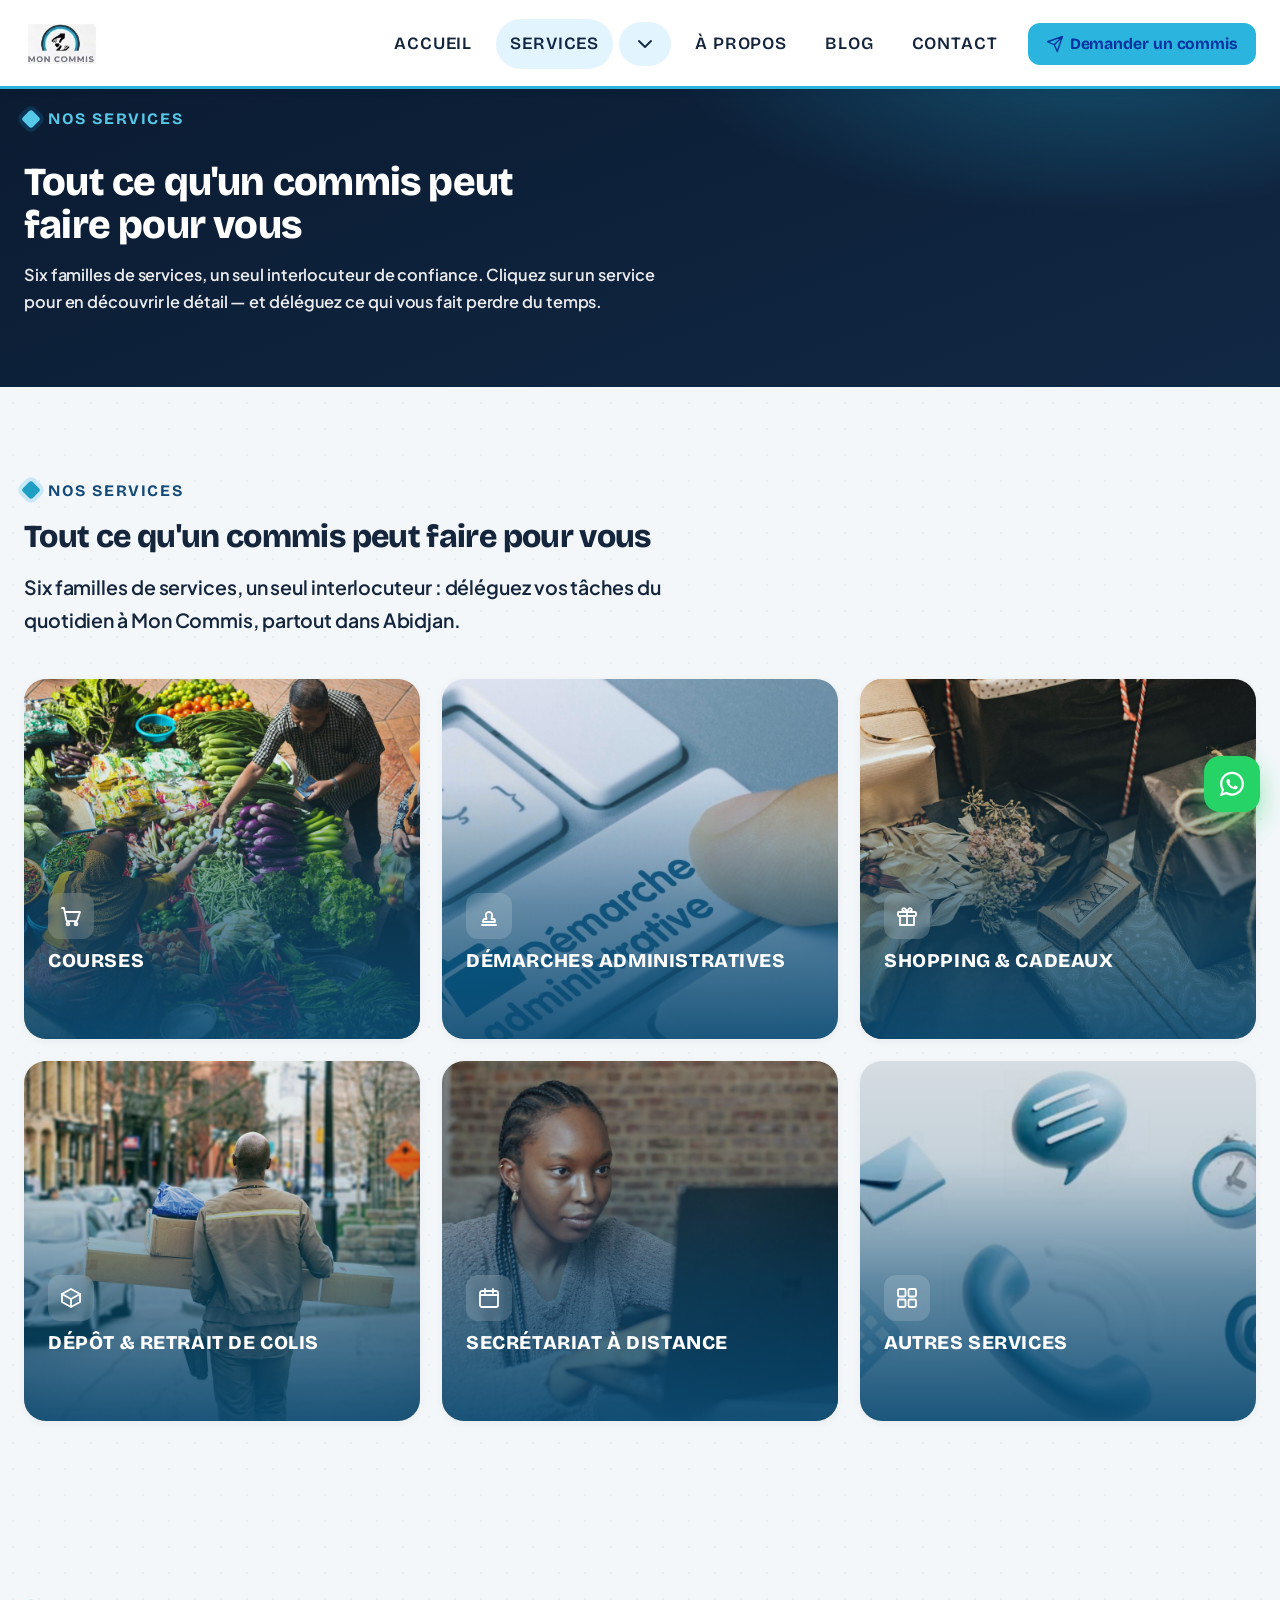
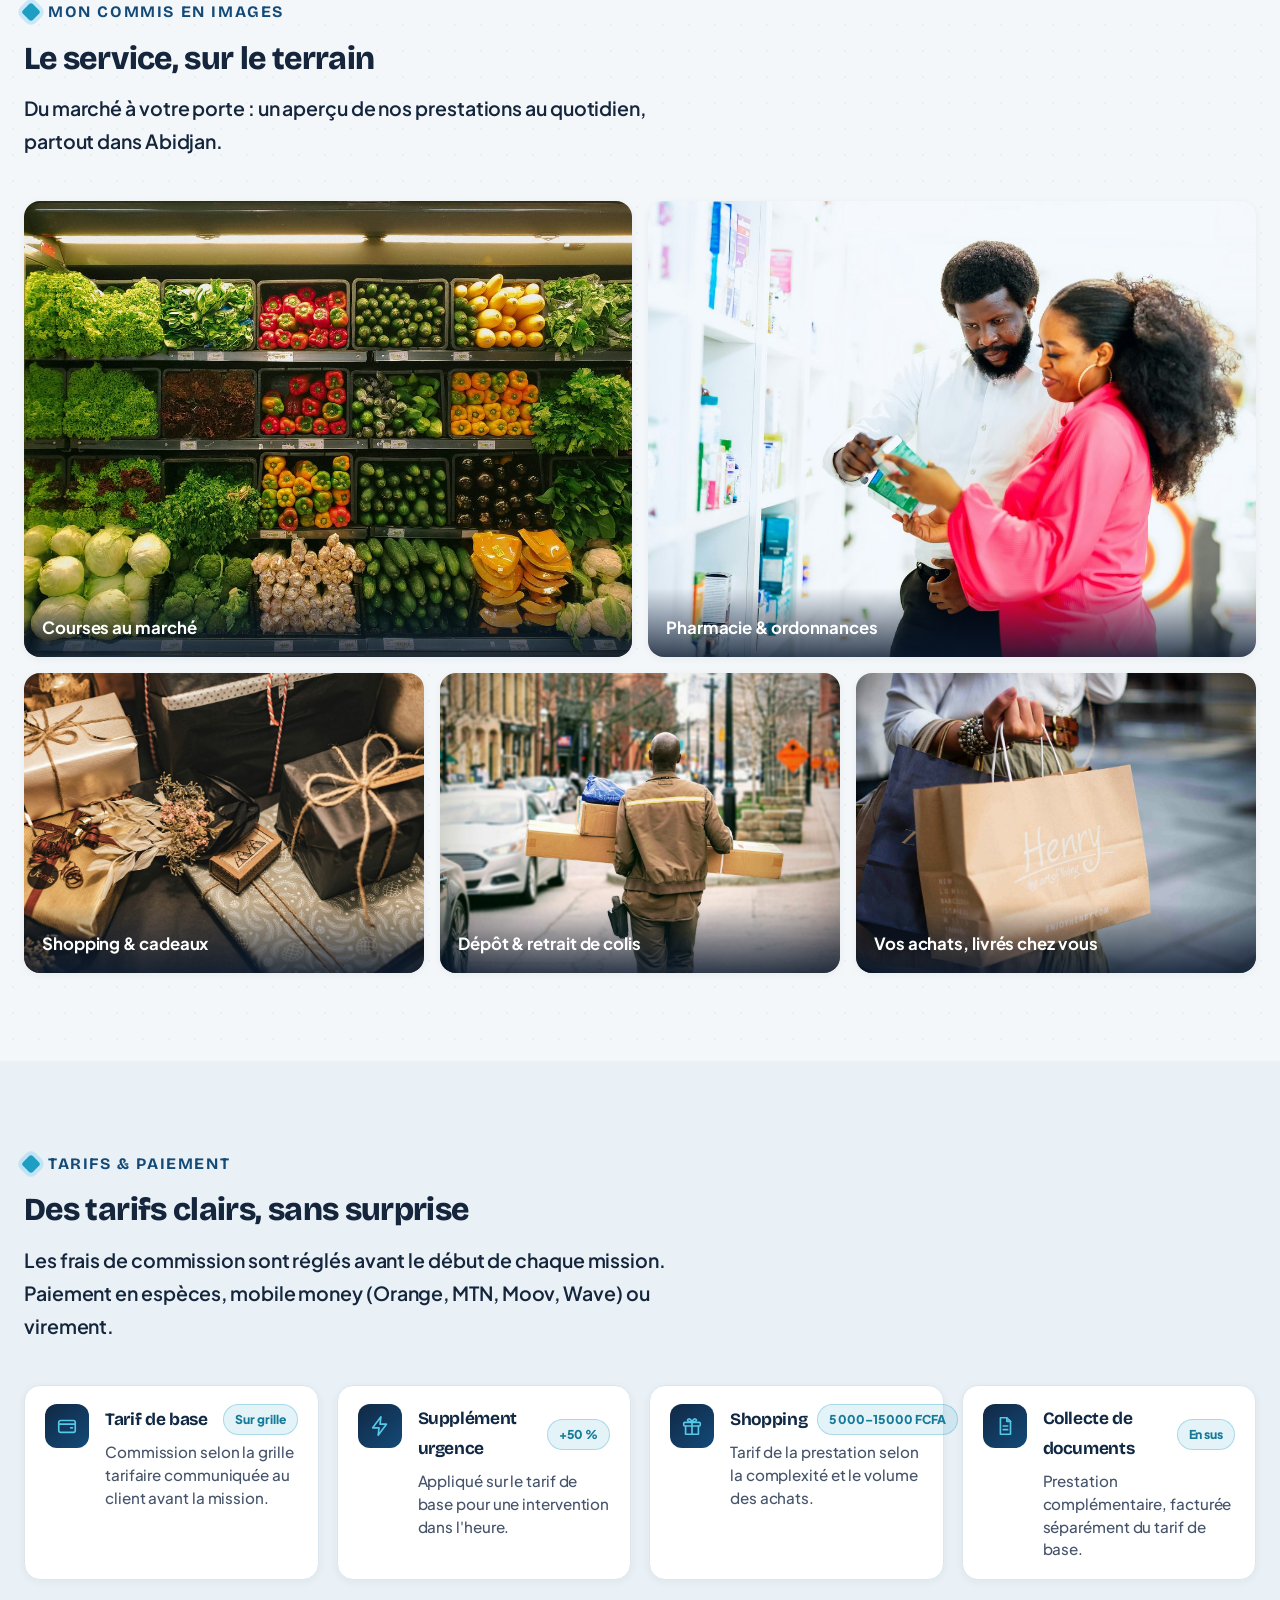
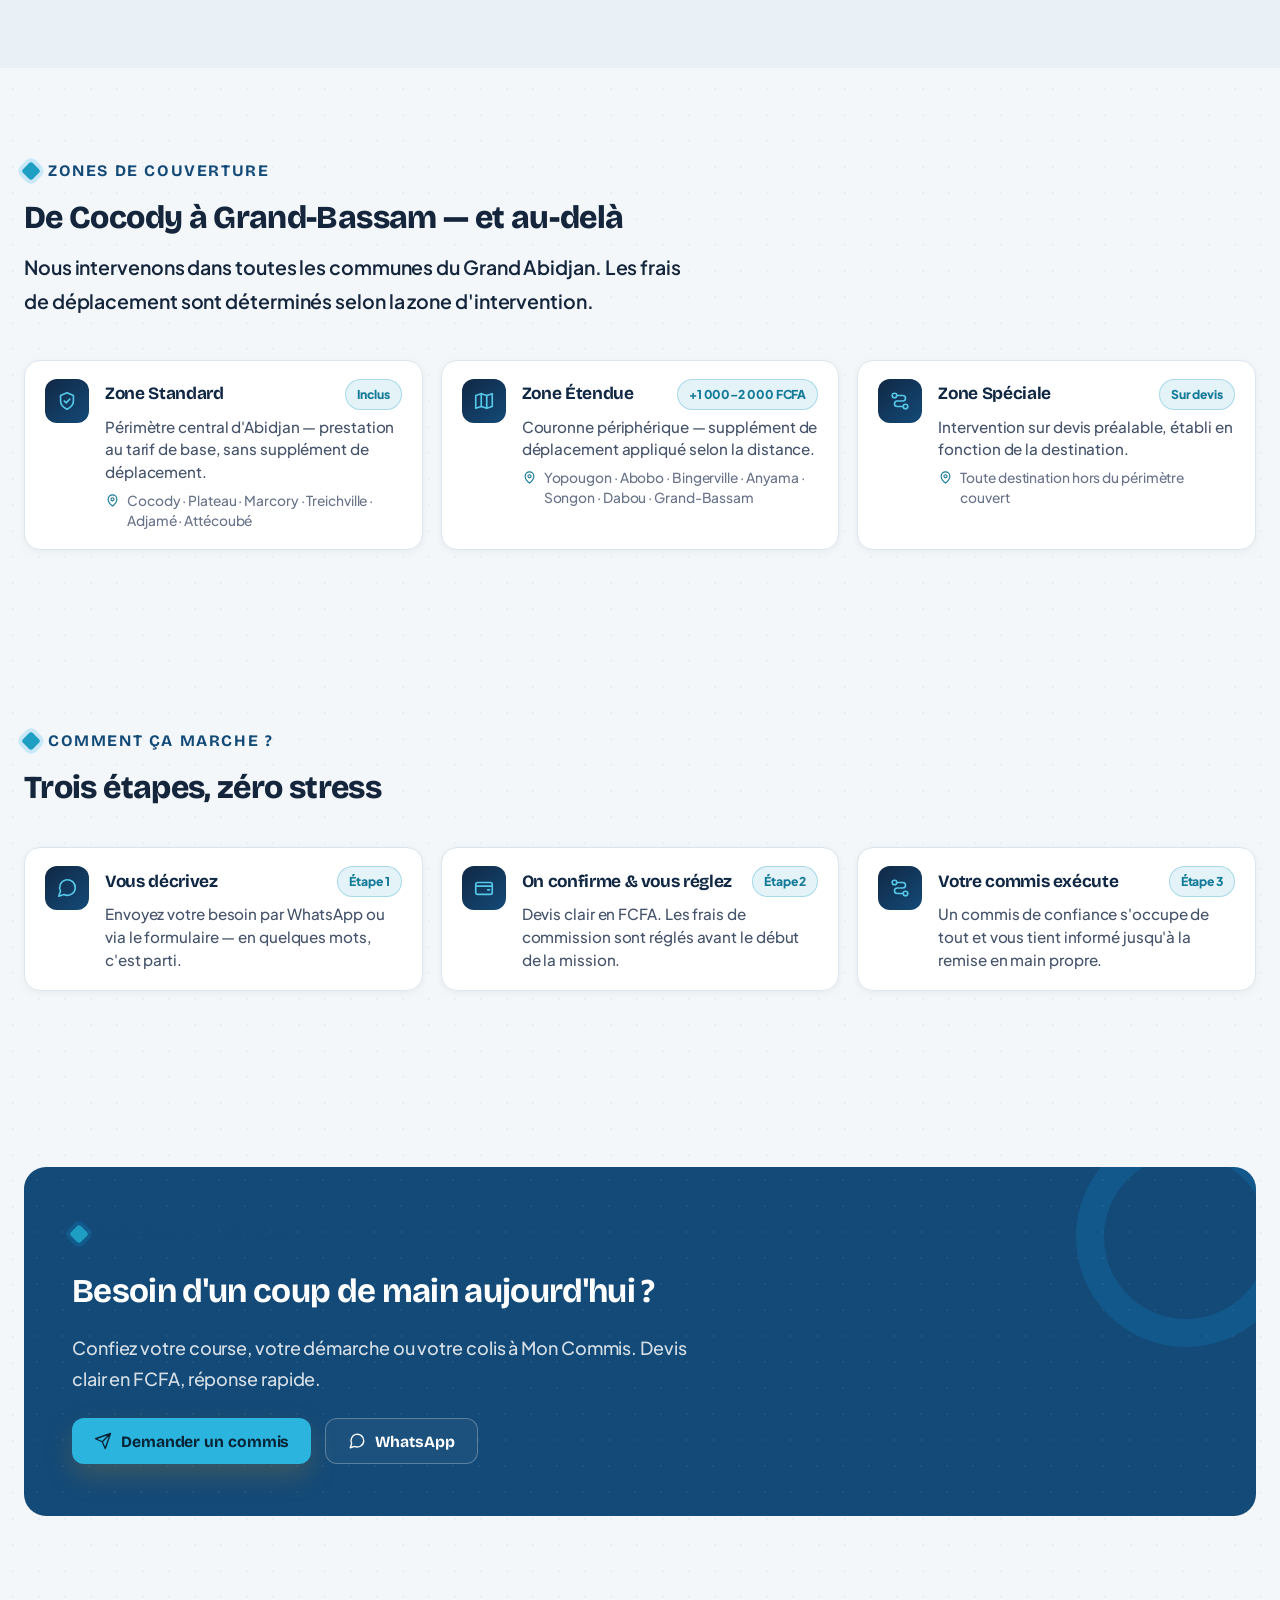
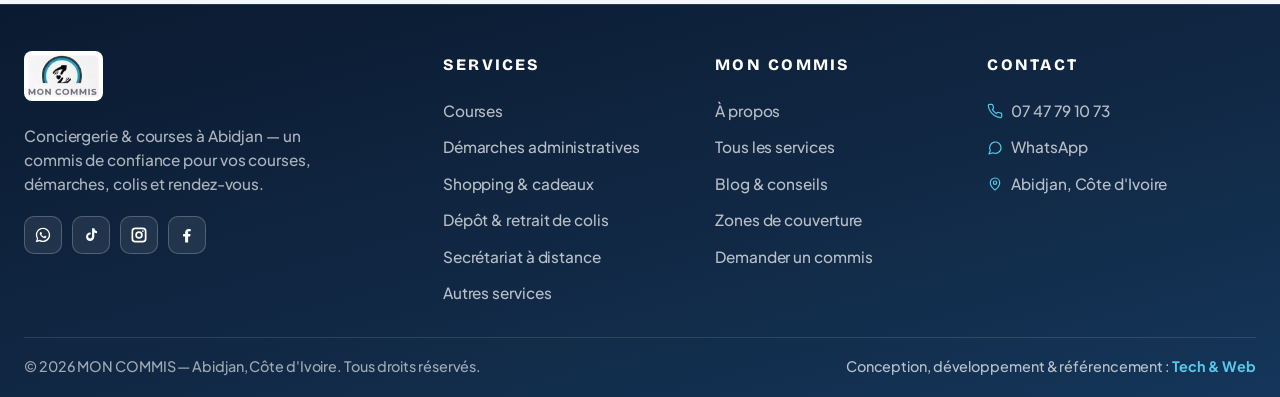
<file: services.html>
<!doctype html>
<html lang="fr">
<head>
<meta charset="utf-8">
<meta name="viewport" content="width=device-width, initial-scale=1">
<title>Services — Courses, démarches, shopping, colis & secrétariat | Mon Commis</title>
<meta name="description" content="Les services Mon Commis à Abidjan : courses, démarches administratives, shopping & cadeaux, dépôt-retrait de colis, secrétariat à distance et tâches sur-mesure.">
<meta name="robots" content="index,follow,max-image-preview:large">
<meta name="author" content="MON COMMIS">
<meta name="designer" content="Tech &amp; Web — tech-and-web.com">
<link rel="author" href="https://tech-and-web.com">
<meta name="format-detection" content="telephone=no">
<meta name="theme-color" content="#112844">
<link rel="canonical" href="https://moncommis.ci/services.html">
<link rel="icon" href="favicon.ico" sizes="any">
<link rel="icon" type="image/png" sizes="32x32" href="favicon-32x32.png">
<link rel="apple-touch-icon" sizes="180x180" href="apple-touch-icon.png">
<link rel="manifest" href="site.webmanifest">
<meta property="og:site_name" content="Mon Commis">
<meta property="og:type" content="website">
<meta property="og:locale" content="fr_CI">
<meta property="og:title" content="Services — Courses, démarches, shopping, colis & secrétariat | Mon Commis">
<meta property="og:description" content="Les services Mon Commis à Abidjan : courses, démarches administratives, shopping & cadeaux, dépôt-retrait de colis, secrétariat à distance et tâches sur-mesure.">
<meta property="og:url" content="https://moncommis.ci/services.html">
<meta property="og:image" content="https://moncommis.ci/img/brand/og-mon-commis.jpg">
<meta name="twitter:card" content="summary_large_image">
<meta name="twitter:image" content="https://moncommis.ci/img/brand/og-mon-commis.jpg">
<link rel="preconnect" href="https://fonts.googleapis.com">
<link rel="preconnect" href="https://fonts.gstatic.com" crossorigin>
<link href="https://fonts.googleapis.com/css2?family=Bricolage+Grotesque:opsz,wght@12..96,600;12..96,700;12..96,800&family=Hanken+Grotesk:wght@400;500;600;700;800&family=Caveat:wght@600;700&display=swap" rel="stylesheet">
<link href="css/commis-premium.css?v=20260629c3" rel="stylesheet">
<link href="css/commis-brand.css?v=20260629c3" rel="stylesheet">
<script>window.COMMIS_API_URL="/api/demandes/";</script>
<script type="application/ld+json">{"@context": "https://schema.org", "@graph": [{"@type": "LocalBusiness", "@id": "https://moncommis.ci/#business", "name": "MON COMMIS", "url": "https://moncommis.ci/", "image": "https://moncommis.ci/img/brand/og-mon-commis.jpg", "logo": "https://moncommis.ci/img/brand/logo-mon-commis.png", "telephone": "+2250747791073", "email": "contact@moncommis.ci", "priceRange": "FCFA", "description": "Conciergerie & courses à Abidjan : courses au marché, pharmacie, démarches administratives, shopping, colis et secrétariat à distance.", "address": {"@type": "PostalAddress", "addressLocality": "Abidjan", "addressCountry": "CI"}, "geo": {"@type": "GeoCoordinates", "latitude": "5.3599517", "longitude": "-4.0082563"}, "areaServed": "Abidjan", "currenciesAccepted": "XOF", "contactPoint": {"@type": "ContactPoint", "telephone": "+2250747791073", "contactType": "customer service", "areaServed": "CI", "availableLanguage": ["fr"]}}, {"@type": "WebSite", "@id": "https://moncommis.ci/#website", "name": "Mon Commis", "url": "https://moncommis.ci/", "inLanguage": "fr-CI", "publisher": {"@id": "https://moncommis.ci/#business"}, "creator": {"@id": "https://tech-and-web.com/#agency"}}, {"@type": ["Organization", "ProfessionalService"], "@id": "https://tech-and-web.com/#agency", "name": "Tech & Web", "url": "https://tech-and-web.com", "description": "Agence digitale : conception de sites web, d'applications métier et de solutions numériques sur mesure, avec optimisation pour le référencement (moteurs de recherche et assistants IA).", "knowsAbout": ["Conception de sites web", "Développement d'applications", "Référencement (SEO)", "Indexation par les assistants IA", "Solutions digitales sur mesure"]}, {"@type": "CollectionPage", "@id": "https://moncommis.ci/services.html#webpage", "url": "https://moncommis.ci/services.html", "name": "Services — Courses, démarches, shopping, colis & secrétariat | Mon Commis", "description": "Les services Mon Commis à Abidjan : courses, démarches administratives, shopping & cadeaux, dépôt-retrait de colis, secrétariat à distance et tâches sur-mesure.", "isPartOf": {"@id": "https://moncommis.ci/#website"}, "about": {"@id": "https://moncommis.ci/#business"}, "inLanguage": "fr-CI"}]}</script>
</head>
<body class="page-inner">
<a class="skip-link" href="#main">Aller au contenu</a>
<header class="site-header">
  <div class="container">
    <div class="header-inner">
      <a class="site-brand" href="index.html" aria-label="MON COMMIS — accueil"><img class="site-logo-img" src="img/brand/logo-mon-commis.jpg" alt="MON COMMIS — conciergerie & courses, Abidjan" width="170" height="108"></a>
      <button class="menu-toggle" type="button" aria-expanded="false" aria-controls="site-nav" aria-label="Ouvrir la navigation"><span></span><span></span><span></span></button>
      <nav class="site-nav" id="site-nav" aria-label="Navigation principale">
        <a class="nav-link" href="index.html">Accueil</a>
        <div class="nav-dropdown nav-dropdown-split">
          <div class="nav-dropdown-head">
            <a class="nav-link nav-link-parent is-active" href="services.html">Services</a>
            <button class="nav-link nav-dropdown-toggle nav-dropdown-toggle-icon" type="button" aria-expanded="false" aria-controls="serv-menu" aria-haspopup="true" aria-label="Afficher les services"><svg class="nx-svg" viewBox="0 0 24 24" aria-hidden="true"><path d="m6 9 6 6 6-6"/></svg></button>
          </div>
          <ul class="nav-dropdown-menu nav-dropdown-menu-list" id="serv-menu" role="menu">
<li role="none"><a class="nav-dropdown-link" href="service-courses.html" role="menuitem">Courses</a></li>
<li role="none"><a class="nav-dropdown-link" href="service-demarches.html" role="menuitem">Démarches administratives</a></li>
<li role="none"><a class="nav-dropdown-link" href="service-shopping.html" role="menuitem">Shopping & cadeaux</a></li>
<li role="none"><a class="nav-dropdown-link" href="service-colis.html" role="menuitem">Dépôt & retrait de colis</a></li>
<li role="none"><a class="nav-dropdown-link" href="secretariat.html" role="menuitem">Secrétariat à distance</a></li>
<li role="none"><a class="nav-dropdown-link" href="service-autres.html" role="menuitem">Autres services</a></li>
<li role="none"><a class="nav-dropdown-link" href="services.html" role="menuitem">Tous nos services &rarr;</a></li>
          </ul>
        </div>
        <a class="nav-link" href="a-propos.html">À propos</a>
        <a class="nav-link" href="blog.html">Blog</a>
        <a class="nav-link" href="contact.html">Contact</a>
        <a class="nav-cta" href="contact.html"><svg class="nx-svg" viewBox="0 0 24 24" aria-hidden="true"><path d="M22 2 11 13M22 2l-7 20-4-9-9-4 20-7z"/></svg> Demander un commis</a>
      </nav>
    </div>
  </div>
</header>
<main id="main">
<section class="nx-pagehead">
  <div class="container">
    <div class="reveal">
      <span class="nx-eyebrow nx-eyebrow-light">Nos services</span>
      <h1 class="nx-pagehead-title">Tout ce qu'un commis peut faire pour vous</h1>
      <p class="lead">Six familles de services, un seul interlocuteur de confiance. Cliquez sur un service pour en découvrir le détail — et déléguez ce qui vous fait perdre du temps.</p>
    </div>
  </div>
</section><section class="section" id="services">
  <div class="container">
    <div class="section-header reveal"><div class="section-heading">
      <span class="nx-eyebrow">Nos services</span>
      <h2 class="section-title">Tout ce qu'un commis peut faire pour vous</h2>
      <p class="section-copy">Six familles de services, un seul interlocuteur : déléguez vos tâches du quotidien à Mon Commis, partout dans Abidjan.</p>
    </div></div>
    <div class="nx-grid cols-3 nx-cards-photo"><article class="nx-card-photo reveal" id="courses">
  <img class="nx-card-photo-bg" src="img/services/courses.jpg" alt="" aria-hidden="true" loading="lazy">
  <div class="nx-card-photo-body">
    <span class="nx-card-photo-ico"><svg class="nx-svg" viewBox="0 0 24 24" aria-hidden="true"><circle cx="9" cy="20" r="1.4"/><circle cx="17" cy="20" r="1.4"/><path d="M3 4h2l2.4 12.4a1 1 0 0 0 1 .8h8.7a1 1 0 0 0 1-.8L21 8H6"/></svg></span>
    <h3>Courses</h3>
    <p>Approvisionnement du quotidien — marché, officine, supérette — sélectionné et livré.</p>
    <span class="nx-card-photo-link">En savoir plus <svg class="nx-svg" viewBox="0 0 24 24" aria-hidden="true"><path d="M5 12h14M13 6l6 6-6 6"/></svg></span>
  </div>
  <a class="nx-card-photo-cover" href="service-courses.html" aria-label="Découvrir : Courses"></a>
</article>
<article class="nx-card-photo reveal d1" id="demarches">
  <img class="nx-card-photo-bg" src="img/services/demarches.jpg" alt="" aria-hidden="true" loading="lazy">
  <div class="nx-card-photo-body">
    <span class="nx-card-photo-ico"><svg class="nx-svg" viewBox="0 0 24 24" aria-hidden="true"><path d="M5 21h14M6 18h12v-1a2 2 0 0 0-2-2h-1.5l.6-3.2A3 3 0 0 0 12.2 8h-.4a3 3 0 0 0-2.9 3.8L9.5 15H8a2 2 0 0 0-2 2v1z"/></svg></span>
    <h3>Démarches administratives</h3>
    <p>Dépôt, instruction et retrait de vos dossiers administratifs — sans file d'attente.</p>
    <span class="nx-card-photo-link">En savoir plus <svg class="nx-svg" viewBox="0 0 24 24" aria-hidden="true"><path d="M5 12h14M13 6l6 6-6 6"/></svg></span>
  </div>
  <a class="nx-card-photo-cover" href="service-demarches.html" aria-label="Découvrir : Démarches administratives"></a>
</article>
<article class="nx-card-photo reveal d2" id="shopping">
  <img class="nx-card-photo-bg" src="img/services/shopping.jpg" alt="" aria-hidden="true" loading="lazy">
  <div class="nx-card-photo-body">
    <span class="nx-card-photo-ico"><svg class="nx-svg" viewBox="0 0 24 24" aria-hidden="true"><rect x="3" y="8" width="18" height="4" rx="1"/><path d="M5 12v9h14v-9M12 8v13"/><path d="M12 8S10.5 3 8 4.5 9 8 12 8zM12 8s1.5-5 4-3.5S15 8 12 8z"/></svg></span>
    <h3>Shopping & cadeaux</h3>
    <p>Sourcing, négociation et livraison de l'article ou du cadeau recherché.</p>
    <span class="nx-card-photo-link">En savoir plus <svg class="nx-svg" viewBox="0 0 24 24" aria-hidden="true"><path d="M5 12h14M13 6l6 6-6 6"/></svg></span>
  </div>
  <a class="nx-card-photo-cover" href="service-shopping.html" aria-label="Découvrir : Shopping & cadeaux"></a>
</article>
<article class="nx-card-photo reveal" id="colis">
  <img class="nx-card-photo-bg" src="img/services/colis.jpg" alt="" aria-hidden="true" loading="lazy">
  <div class="nx-card-photo-body">
    <span class="nx-card-photo-ico"><svg class="nx-svg" viewBox="0 0 24 24" aria-hidden="true"><path d="m21 8-9-5-9 5 9 5 9-5z"/><path d="M3 8v8l9 5 9-5V8M12 13v8"/></svg></span>
    <h3>Dépôt & retrait de colis</h3>
    <p>Acheminement sécurisé de vos plis et colis, avec remise contre signature.</p>
    <span class="nx-card-photo-link">En savoir plus <svg class="nx-svg" viewBox="0 0 24 24" aria-hidden="true"><path d="M5 12h14M13 6l6 6-6 6"/></svg></span>
  </div>
  <a class="nx-card-photo-cover" href="service-colis.html" aria-label="Découvrir : Dépôt & retrait de colis"></a>
</article>
<article class="nx-card-photo reveal d1" id="secretariat">
  <img class="nx-card-photo-bg" src="img/services/secretariat.jpg" alt="" aria-hidden="true" loading="lazy">
  <div class="nx-card-photo-body">
    <span class="nx-card-photo-ico"><svg class="nx-svg" viewBox="0 0 24 24" aria-hidden="true"><rect x="3" y="5" width="18" height="16" rx="2"/><path d="M3 9h18M8 3v4M16 3v4"/></svg></span>
    <h3>Secrétariat à distance</h3>
    <p>Gestion d'agenda externalisée : saisie, rappels et confirmation de vos rendez-vous.</p>
    <span class="nx-card-photo-link">En savoir plus <svg class="nx-svg" viewBox="0 0 24 24" aria-hidden="true"><path d="M5 12h14M13 6l6 6-6 6"/></svg></span>
  </div>
  <a class="nx-card-photo-cover" href="secretariat.html" aria-label="Découvrir : Secrétariat à distance"></a>
</article>
<article class="nx-card-photo reveal d2" id="autres">
  <img class="nx-card-photo-bg" src="img/services/autres.jpg" alt="" aria-hidden="true" loading="lazy">
  <div class="nx-card-photo-body">
    <span class="nx-card-photo-ico"><svg class="nx-svg" viewBox="0 0 24 24" aria-hidden="true"><rect x="3" y="3" width="7.5" height="7.5" rx="1.4"/><rect x="13.5" y="3" width="7.5" height="7.5" rx="1.4"/><rect x="3" y="13.5" width="7.5" height="7.5" rx="1.4"/><rect x="13.5" y="13.5" width="7.5" height="7.5" rx="1.4"/></svg></span>
    <h3>Autres services</h3>
    <p>Missions sur-mesure : un cahier des charges, une solution adaptée.</p>
    <span class="nx-card-photo-link">En savoir plus <svg class="nx-svg" viewBox="0 0 24 24" aria-hidden="true"><path d="M5 12h14M13 6l6 6-6 6"/></svg></span>
  </div>
  <a class="nx-card-photo-cover" href="service-autres.html" aria-label="Découvrir : Autres services"></a>
</article>
</div>
  </div>
</section><section class="section">
  <div class="container">
    <div class="section-header reveal"><div class="section-heading">
      <span class="nx-eyebrow">Mon Commis en images</span>
      <h2 class="section-title">Le service, sur le terrain</h2>
      <p class="section-copy">Du marché à votre porte : un aperçu de nos prestations au quotidien, partout dans Abidjan.</p>
    </div></div>
    <div class="mc-gallery"><figure class="mc-gal-item reveal"><img src="img/services/marche.jpg" alt="Étal de fruits et légumes frais au marché à Abidjan" loading="lazy" decoding="async"><figcaption>Courses au marché</figcaption></figure>
<figure class="mc-gal-item reveal"><img src="img/services/pharmacie.jpg" alt="Retrait de médicaments et conseils en pharmacie" loading="lazy" decoding="async"><figcaption>Pharmacie & ordonnances</figcaption></figure>
<figure class="mc-gal-item reveal"><img src="img/services/cadeaux.jpg" alt="Cadeaux soigneusement sélectionnés et emballés" loading="lazy" decoding="async"><figcaption>Shopping & cadeaux</figcaption></figure>
<figure class="mc-gal-item reveal"><img src="img/services/colis.jpg" alt="Acheminement de colis en main propre à Abidjan" loading="lazy" decoding="async"><figcaption>Dépôt & retrait de colis</figcaption></figure>
<figure class="mc-gal-item reveal"><img src="img/services/shopping-bag.jpg" alt="Sacs de shopping prêts à être livrés" loading="lazy" decoding="async"><figcaption>Vos achats, livrés chez vous</figcaption></figure>
</div>
  </div>
</section><section class="section section-soft" id="tarifs">
  <div class="container">
    <div class="section-header reveal"><div class="section-heading">
      <span class="nx-eyebrow">Tarifs & paiement</span>
      <h2 class="section-title">Des tarifs clairs, sans surprise</h2>
      <p class="section-copy">Les frais de commission sont réglés avant le début de chaque mission. Paiement en espèces, mobile money (Orange, MTN, Moov, Wave) ou virement.</p>
    </div></div>
    <div class="mc-compact-grid mc-swipe"><article class="mc-compact-card reveal">
  <span class="mc-compact-ico"><svg class="nx-svg" viewBox="0 0 24 24" aria-hidden="true"><rect x="3" y="6" width="18" height="13" rx="2"/><path d="M3 10h18M16 14h2"/></svg></span>
  <div class="mc-compact-body">
    <div class="mc-compact-head"><h3>Tarif de base</h3><span class="mc-compact-badge">Sur grille</span></div>
    <p class="mc-compact-text">Commission selon la grille tarifaire communiquée au client avant la mission.</p>
    
  </div>
</article>
<article class="mc-compact-card reveal">
  <span class="mc-compact-ico"><svg class="nx-svg" viewBox="0 0 24 24" aria-hidden="true"><path d="M13 2 4 14h7l-1 8 9-12h-7l1-8z"/></svg></span>
  <div class="mc-compact-body">
    <div class="mc-compact-head"><h3>Supplément urgence</h3><span class="mc-compact-badge">+50 %</span></div>
    <p class="mc-compact-text">Appliqué sur le tarif de base pour une intervention dans l'heure.</p>
    
  </div>
</article>
<article class="mc-compact-card reveal">
  <span class="mc-compact-ico"><svg class="nx-svg" viewBox="0 0 24 24" aria-hidden="true"><rect x="3" y="8" width="18" height="4" rx="1"/><path d="M5 12v9h14v-9M12 8v13"/><path d="M12 8S10.5 3 8 4.5 9 8 12 8zM12 8s1.5-5 4-3.5S15 8 12 8z"/></svg></span>
  <div class="mc-compact-body">
    <div class="mc-compact-head"><h3>Shopping</h3><span class="mc-compact-badge">5 000–15 000 FCFA</span></div>
    <p class="mc-compact-text">Tarif de la prestation selon la complexité et le volume des achats.</p>
    
  </div>
</article>
<article class="mc-compact-card reveal">
  <span class="mc-compact-ico"><svg class="nx-svg" viewBox="0 0 24 24" aria-hidden="true"><path d="M7 3h7l4 4v14H7z"/><path d="M14 3v4h4M10 12h5M10 16h5"/></svg></span>
  <div class="mc-compact-body">
    <div class="mc-compact-head"><h3>Collecte de documents</h3><span class="mc-compact-badge">En sus</span></div>
    <p class="mc-compact-text">Prestation complémentaire, facturée séparément du tarif de base.</p>
    
  </div>
</article>
</div>
  </div>
</section><section class="section" id="zones">
  <div class="container">
    <div class="section-header reveal"><div class="section-heading">
      <span class="nx-eyebrow">Zones de couverture</span>
      <h2 class="section-title">De Cocody à Grand-Bassam — et au-delà</h2>
      <p class="section-copy">Nous intervenons dans toutes les communes du Grand Abidjan. Les frais de déplacement sont déterminés selon la zone d'intervention.</p>
    </div></div>
    <div class="mc-compact-grid mc-swipe"><article class="mc-compact-card reveal">
  <span class="mc-compact-ico"><svg class="nx-svg" viewBox="0 0 24 24" aria-hidden="true"><path d="M12 3 5 6v6c0 4 3 7 7 9 4-2 7-5 7-9V6l-7-3z"/><path d="m9 12 2 2 4-4"/></svg></span>
  <div class="mc-compact-body">
    <div class="mc-compact-head"><h3>Zone Standard</h3><span class="mc-compact-badge">Inclus</span></div>
    <p class="mc-compact-text">Périmètre central d'Abidjan — prestation au tarif de base, sans supplément de déplacement.</p>
    <p class="mc-compact-sub"><svg class="nx-svg" viewBox="0 0 24 24" aria-hidden="true"><path d="M12 21s-7-5.5-7-11a7 7 0 0 1 14 0c0 5.5-7 11-7 11z"/><circle cx="12" cy="10" r="2.5"/></svg> <span>Cocody · Plateau · Marcory · Treichville · Adjamé · Attécoubé</span></p>
  </div>
</article>
<article class="mc-compact-card reveal">
  <span class="mc-compact-ico"><svg class="nx-svg" viewBox="0 0 24 24" aria-hidden="true"><path d="m9 4 6 2 6-2v14l-6 2-6-2-6 2V6z"/><path d="M9 4v14M15 6v14"/></svg></span>
  <div class="mc-compact-body">
    <div class="mc-compact-head"><h3>Zone Étendue</h3><span class="mc-compact-badge">+1 000–2 000 FCFA</span></div>
    <p class="mc-compact-text">Couronne périphérique — supplément de déplacement appliqué selon la distance.</p>
    <p class="mc-compact-sub"><svg class="nx-svg" viewBox="0 0 24 24" aria-hidden="true"><path d="M12 21s-7-5.5-7-11a7 7 0 0 1 14 0c0 5.5-7 11-7 11z"/><circle cx="12" cy="10" r="2.5"/></svg> <span>Yopougon · Abobo · Bingerville · Anyama · Songon · Dabou · Grand-Bassam</span></p>
  </div>
</article>
<article class="mc-compact-card reveal">
  <span class="mc-compact-ico"><svg class="nx-svg" viewBox="0 0 24 24" aria-hidden="true"><circle cx="6" cy="6" r="2.5"/><circle cx="18" cy="18" r="2.5"/><path d="M8.5 6H15a3 3 0 0 1 0 6H9a3 3 0 0 0 0 6h6.5"/></svg></span>
  <div class="mc-compact-body">
    <div class="mc-compact-head"><h3>Zone Spéciale</h3><span class="mc-compact-badge">Sur devis</span></div>
    <p class="mc-compact-text">Intervention sur devis préalable, établi en fonction de la destination.</p>
    <p class="mc-compact-sub"><svg class="nx-svg" viewBox="0 0 24 24" aria-hidden="true"><path d="M12 21s-7-5.5-7-11a7 7 0 0 1 14 0c0 5.5-7 11-7 11z"/><circle cx="12" cy="10" r="2.5"/></svg> <span>Toute destination hors du périmètre couvert</span></p>
  </div>
</article>
</div>
  </div>
</section><section class="section">
  <div class="container">
    <div class="section-header reveal"><div class="section-heading">
      <span class="nx-eyebrow">Comment ça marche&nbsp;?</span>
      <h2 class="section-title">Trois étapes, zéro stress</h2>
    </div></div>
    <div class="mc-compact-grid mc-swipe"><article class="mc-compact-card reveal">
  <span class="mc-compact-ico"><svg class="nx-svg" viewBox="0 0 24 24" aria-hidden="true"><path d="M21 11.5a8.5 8.5 0 0 1-12.3 7.6L3 21l1.9-5.7A8.5 8.5 0 1 1 21 11.5z"/></svg></span>
  <div class="mc-compact-body">
    <div class="mc-compact-head"><h3>Vous décrivez</h3><span class="mc-compact-badge">Étape 1</span></div>
    <p class="mc-compact-text">Envoyez votre besoin par WhatsApp ou via le formulaire — en quelques mots, c'est parti.</p>
    
  </div>
</article>
<article class="mc-compact-card reveal">
  <span class="mc-compact-ico"><svg class="nx-svg" viewBox="0 0 24 24" aria-hidden="true"><rect x="3" y="6" width="18" height="13" rx="2"/><path d="M3 10h18M16 14h2"/></svg></span>
  <div class="mc-compact-body">
    <div class="mc-compact-head"><h3>On confirme & vous réglez</h3><span class="mc-compact-badge">Étape 2</span></div>
    <p class="mc-compact-text">Devis clair en FCFA. Les frais de commission sont réglés avant le début de la mission.</p>
    
  </div>
</article>
<article class="mc-compact-card reveal">
  <span class="mc-compact-ico"><svg class="nx-svg" viewBox="0 0 24 24" aria-hidden="true"><circle cx="6" cy="6" r="2.5"/><circle cx="18" cy="18" r="2.5"/><path d="M8.5 6H15a3 3 0 0 1 0 6H9a3 3 0 0 0 0 6h6.5"/></svg></span>
  <div class="mc-compact-body">
    <div class="mc-compact-head"><h3>Votre commis exécute</h3><span class="mc-compact-badge">Étape 3</span></div>
    <p class="mc-compact-text">Un commis de confiance s'occupe de tout et vous tient informé jusqu'à la remise en main propre.</p>
    
  </div>
</article>
</div>
  </div>
</section><section class="section">
  <div class="container">
    <div class="nx-cta reveal">
      <span class="nx-eyebrow">Passons à l'action</span>
      <h2>Besoin d'un coup de main aujourd'hui ?</h2>
      <p>Confiez votre course, votre démarche ou votre colis à Mon Commis. Devis clair en FCFA, réponse rapide.</p>
      <div class="nx-cta-row">
        <a class="btn-lime" href="contact.html"><svg class="nx-svg" viewBox="0 0 24 24" aria-hidden="true"><path d="M22 2 11 13M22 2l-7 20-4-9-9-4 20-7z"/></svg> Demander un commis</a>
        <a class="btn-secondary" href="https://wa.me/2250747791073" target="_blank" rel="noopener noreferrer"><svg class="nx-svg" viewBox="0 0 24 24" aria-hidden="true"><path d="M21 11.5a8.5 8.5 0 0 1-12.3 7.6L3 21l1.9-5.7A8.5 8.5 0 1 1 21 11.5z"/></svg> WhatsApp</a>
      </div>
    </div>
  </div>
</section></main>
<footer class="site-footer mc-footer">
  <div class="container">
    <div class="mc-footer-grid">
      <div class="mc-footer-brand">
        <a class="site-brand" href="index.html" aria-label="MON COMMIS — accueil"><img class="site-logo-img" src="img/brand/logo-mon-commis.jpg" alt="MON COMMIS — conciergerie & courses, Abidjan" width="170" height="108"></a>
        <p class="mc-footer-desc">Conciergerie & courses à Abidjan — un commis de confiance pour vos courses, démarches, colis et rendez-vous.</p>
        <div class="footer-social">
          <a href="https://wa.me/2250747791073" target="_blank" rel="noopener noreferrer" aria-label="WhatsApp"><svg viewBox="0 0 32 32" aria-hidden="true"><path d="M16 3C9 3 3.3 8.7 3.3 15.7c0 2.4.7 4.7 1.9 6.7L3 29l6.8-2.1c1.9 1 4 1.6 6.2 1.6 7 0 12.7-5.7 12.7-12.7S23 3 16 3Zm0 23c-1.9 0-3.7-.5-5.3-1.5l-.4-.2-3.9 1.2 1.2-3.8-.3-.4c-1.1-1.7-1.6-3.6-1.6-5.6C5.7 10 10.3 5.4 16 5.4S26.3 10 26.3 15.7 21.7 26 16 26Zm5.7-7.5c-.3-.2-1.8-.9-2.1-1-.3-.1-.5-.2-.7.2-.2.3-.8 1-.9 1.2-.2.2-.3.2-.6.1-.3-.2-1.3-.5-2.5-1.5-.9-.8-1.5-1.8-1.7-2.1-.2-.3 0-.5.1-.6l.5-.5c.1-.2.2-.3.3-.5.1-.2 0-.4 0-.5l-.9-2.2c-.2-.6-.5-.5-.7-.5h-.6c-.2 0-.5.1-.8.4-.3.3-1 1-1 2.4s1.1 2.8 1.2 3c.2.2 2.1 3.2 5 4.5.7.3 1.2.5 1.7.6.7.2 1.3.2 1.8.1.6-.1 1.8-.7 2-1.4.3-.7.3-1.3.2-1.4-.1-.1-.3-.2-.6-.4Z"/></svg></a>
          <a href="#" aria-label="TikTok"><svg viewBox="0 0 24 24" aria-hidden="true"><path d="M16.5 3c.3 2.1 1.5 3.6 3.5 3.9v2.6c-1.3.1-2.5-.3-3.6-1v5.9c0 3.4-2.6 5.6-5.6 5.6A5.4 5.4 0 0 1 5.5 14a5.3 5.3 0 0 1 6-5.3v2.7a2.7 2.7 0 0 0-3.3 2.6 2.6 2.6 0 0 0 5.2.1V3h3.1z"/></svg></a>
          <a href="#" aria-label="Instagram"><svg viewBox="0 0 24 24" aria-hidden="true"><path d="M7 2h10a5 5 0 0 1 5 5v10a5 5 0 0 1-5 5H7a5 5 0 0 1-5-5V7a5 5 0 0 1 5-5Zm0 2.3A2.7 2.7 0 0 0 4.3 7v10A2.7 2.7 0 0 0 7 19.7h10a2.7 2.7 0 0 0 2.7-2.7V7A2.7 2.7 0 0 0 17 4.3H7Zm10.2 1.5a1.1 1.1 0 1 1 0 2.2 1.1 1.1 0 0 1 0-2.2ZM12 7a5 5 0 1 1 0 10 5 5 0 0 1 0-10Zm0 2.3A2.7 2.7 0 1 0 12 14.7 2.7 2.7 0 0 0 12 9.3Z"/></svg></a>
          <a href="#" aria-label="Facebook"><svg viewBox="0 0 24 24" aria-hidden="true"><path d="M13.5 22v-8.1h2.7l.4-3.2h-3.1V8.7c0-.9.2-1.6 1.6-1.6H17V4.2c-.4-.1-1.5-.2-2.8-.2-2.8 0-4.7 1.7-4.7 4.8v2H6.8v3.2h2.7V22h4Z"/></svg></a>
        </div>
      </div>
      <nav class="mc-footer-col" aria-label="Services">
        <h4>Services</h4>
        <a href="service-courses.html">Courses</a>
<a href="service-demarches.html">Démarches administratives</a>
<a href="service-shopping.html">Shopping & cadeaux</a>
<a href="service-colis.html">Dépôt & retrait de colis</a>
<a href="secretariat.html">Secrétariat à distance</a>
<a href="service-autres.html">Autres services</a>

      </nav>
      <nav class="mc-footer-col" aria-label="Mon Commis">
        <h4>Mon Commis</h4>
        <a href="a-propos.html">À propos</a>
        <a href="services.html">Tous les services</a>
        <a href="blog.html">Blog & conseils</a>
        <a href="services.html#zones">Zones de couverture</a>
        <a href="contact.html">Demander un commis</a>
      </nav>
      <div class="mc-footer-col mc-footer-contact">
        <h4>Contact</h4>
        <a class="mc-footer-phone" href="tel:+2250747791073"><svg class="nx-svg" viewBox="0 0 24 24" aria-hidden="true"><path d="M22 16.9v3a2 2 0 0 1-2.2 2 19.8 19.8 0 0 1-8.6-3.1 19.5 19.5 0 0 1-6-6A19.8 19.8 0 0 1 2 4.2 2 2 0 0 1 4 2h3a2 2 0 0 1 2 1.7c.1 1 .4 2 .7 2.9a2 2 0 0 1-.5 2.1L8 9.8a16 16 0 0 0 6 6l1.1-1.1a2 2 0 0 1 2.1-.5c.9.3 1.9.6 2.9.7A2 2 0 0 1 22 16.9z"/></svg> 07 47 79 10 73</a>
        <a href="https://wa.me/2250747791073" target="_blank" rel="noopener noreferrer"><svg class="nx-svg" viewBox="0 0 24 24" aria-hidden="true"><path d="M21 11.5a8.5 8.5 0 0 1-12.3 7.6L3 21l1.9-5.7A8.5 8.5 0 1 1 21 11.5z"/></svg> WhatsApp</a>
        <span><svg class="nx-svg" viewBox="0 0 24 24" aria-hidden="true"><path d="M12 21s-7-5.5-7-11a7 7 0 0 1 14 0c0 5.5-7 11-7 11z"/><circle cx="12" cy="10" r="2.5"/></svg> Abidjan, Côte d'Ivoire</span>
      </div>
    </div>
    <div class="mc-footer-bottom">
      <span>&copy; 2026 MON COMMIS — Abidjan, Côte d'Ivoire. Tous droits réservés.</span>
      <a class="mc-credit" href="https://tech-and-web.com" target="_blank" rel="noopener" title="Tech &amp; Web — conception de sites web, applications et solutions digitales optimisés pour les moteurs de recherche et les assistants IA">Conception, développement &amp; référencement&nbsp;: <strong>Tech&nbsp;&amp;&nbsp;Web</strong></a>
    </div>
  </div>
</footer>
<a class="whatsapp-float" href="https://wa.me/2250747791073" target="_blank" rel="noopener noreferrer" aria-label="WhatsApp"><svg viewBox="0 0 32 32" aria-hidden="true"><path d="M16 3C9 3 3.3 8.7 3.3 15.7c0 2.4.7 4.7 1.9 6.7L3 29l6.8-2.1c1.9 1 4 1.6 6.2 1.6 7 0 12.7-5.7 12.7-12.7S23 3 16 3Zm0 23c-1.9 0-3.7-.5-5.3-1.5l-.4-.2-3.9 1.2 1.2-3.8-.3-.4c-1.1-1.7-1.6-3.6-1.6-5.6C5.7 10 10.3 5.4 16 5.4S26.3 10 26.3 15.7 21.7 26 16 26Zm5.7-7.5c-.3-.2-1.8-.9-2.1-1-.3-.1-.5-.2-.7.2-.2.3-.8 1-.9 1.2-.2.2-.3.2-.6.1-.3-.2-1.3-.5-2.5-1.5-.9-.8-1.5-1.8-1.7-2.1-.2-.3 0-.5.1-.6l.5-.5c.1-.2.2-.3.3-.5.1-.2 0-.4 0-.5l-.9-2.2c-.2-.6-.5-.5-.7-.5h-.6c-.2 0-.5.1-.8.4-.3.3-1 1-1 2.4s1.1 2.8 1.2 3c.2.2 2.1 3.2 5 4.5.7.3 1.2.5 1.7.6.7.2 1.3.2 1.8.1.6-.1 1.8-.7 2-1.4.3-.7.3-1.3.2-1.4-.1-.1-.3-.2-.6-.4Z"/></svg></a>
<button class="scroll-top-btn" aria-label="Retour en haut" type="button"><svg viewBox="0 0 24 24"><polyline points="18 15 12 9 6 15"></polyline></svg></button>
<script src="js/commis-site.js?v=20260629c3" defer></script>
</body></html>
</file>
<file: css/commis-premium.css>
@import url("https://fonts.googleapis.com/css2?family=Manrope:wght@500;600;700;800&family=Sora:wght@600;700;800&display=swap");

:root {
    --navy-950: #04111c;
    --navy-900: #092338;
    --navy-800: #0a4a70;
    --navy-700: #244976;
    --ink-700: #23455f;
    --ink-500: #5b7186;
    --ink-300: #9fb6c8;
    --sand-50: #f3fbff;
    --sand-100: #e6f4fb;
    --sand-200: #c9e7f7;
    --gold-400: #5bd4ff;
    --gold-500: #009eed;
    --gold-600: #006c96;
    --mint-400: #004c5e;
    --white: #ffffff;
    --shadow-soft: 0 24px 60px rgba(8, 17, 29, 0.12);
    --shadow-strong: 0 32px 80px rgba(8, 17, 29, 0.22);
    --radius-xl: 32px;
    --radius-lg: 24px;
    --radius-md: 18px;
    --radius-sm: 14px;
    --container-pad: 24px;
    --header-height: 88px;
}

*,
*::before,
*::after {
    box-sizing: border-box;
}

html {
    scroll-behavior: smooth;
    max-width: 100%;
    overflow-x: hidden;
}

body {
    margin: 0;
    font-family: "Manrope", sans-serif;
    font-size: 17px;
    font-weight: 500;
    color: var(--ink-700);
    background:
        radial-gradient(circle at top left, rgba(0, 158, 237, 0.14), transparent 36%),
        linear-gradient(180deg, #f6fbff 0%, #edf6fc 28%, #f8fcff 100%);
    line-height: 1.72;
    letter-spacing: -0.01em;
    max-width: 100%;
    min-width: 320px;
    overflow-x: hidden;
}

body.nav-open {
    overflow: hidden;
}

a {
    color: inherit;
    text-decoration: none;
}

a:hover,
a:focus {
    text-decoration: none;
}

img {
    max-width: 100%;
    height: auto;
    display: block;
}

iframe,
video,
canvas,
svg {
    max-width: 100%;
}

button,
input,
select,
textarea {
    font: inherit;
}

.container {
    width: min(100%, 1280px);
    max-width: 1280px;
    padding-left: var(--container-pad);
    padding-right: var(--container-pad);
    margin-left: auto;
    margin-right: auto;
}

::selection {
    background: rgba(0, 158, 237, 0.24);
}

.site-header {
    position: fixed;
    top: 0;
    left: 0;
    width: 100%;
    z-index: 1000;
    background: rgba(255, 255, 255, 0.96);
    backdrop-filter: blur(18px);
    box-shadow: 0 16px 36px rgba(8, 17, 29, 0.08);
    transition: background 0.35s ease, box-shadow 0.35s ease, border-color 0.35s ease;
    border-bottom: 1px solid rgba(8, 17, 29, 0.08);
}

.site-header.is-scrolled,
.site-header.is-open {
    background: rgba(255, 255, 255, 0.98);
    box-shadow: 0 18px 42px rgba(8, 17, 29, 0.12);
    border-color: rgba(8, 17, 29, 0.08);
}

.header-inner {
    min-height: var(--header-height);
    display: flex;
    align-items: center;
    justify-content: space-between;
    gap: 24px;
    min-width: 0;
}

.site-brand {
    display: inline-flex;
    align-items: center;
    justify-content: flex-start;
    gap: 14px;
    padding: 0;
    border-radius: 0;
    background: transparent;
    border: 0;
    box-shadow: none;
    position: relative;
    z-index: 2;
    transition: transform 0.25s ease, opacity 0.25s ease;
    line-height: 1;
    min-width: 0;
    max-width: calc(100% - 96px);
}

.site-brand:hover,
.site-brand:focus {
    transform: translateY(-1px);
    opacity: 0.92;
}

.site-logo-icon {
    display: block;
    width: 68px;
    height: auto;
    flex: 0 0 auto;
    filter: drop-shadow(0 10px 18px rgba(0, 158, 237, 0.28));
}

.site-brand-name {
    display: block;
    font-family: "Sora", sans-serif;
    font-size: 1.2rem;
    font-weight: 800;
    letter-spacing: 0.08em;
    text-transform: uppercase;
    color: #0a4a70;
    max-width: 240px;
    min-width: 0;
    overflow-wrap: anywhere;
}

.site-header .site-brand-name {
    display: inline-flex;
    flex-direction: column;
    gap: 4px;
    line-height: 1.02;
}

.site-header .site-brand-name::after {
    content: "construction - immobilier - logistique";
    display: block;
    font-size: 0.96rem;
    font-weight: 700;
    letter-spacing: 0.03em;
    text-transform: none;
    color: rgba(10, 74, 112, 0.78);
    white-space: nowrap;
}

.menu-toggle {
    width: 52px;
    height: 52px;
    border-radius: 16px;
    border: 1px solid rgba(8, 17, 29, 0.1);
    background: rgba(255, 255, 255, 0.96);
    display: none;
    align-items: center;
    justify-content: center;
    flex-direction: column;
    gap: 6px;
    padding: 0;
    position: relative;
    z-index: 2;
}

.menu-toggle span {
    width: 20px;
    height: 2px;
    border-radius: 999px;
    background: var(--navy-950);
    transition: transform 0.25s ease, opacity 0.25s ease;
}

.site-header.is-open .menu-toggle span:nth-child(1) {
    transform: translateY(8px) rotate(45deg);
}

.site-header.is-open .menu-toggle span:nth-child(2) {
    opacity: 0;
}

.site-header.is-open .menu-toggle span:nth-child(3) {
    transform: translateY(-8px) rotate(-45deg);
}

.site-nav {
    display: flex;
    align-items: center;
    gap: 10px;
}

.nav-dropdown {
    position: relative;
}

.nav-dropdown-head {
    display: inline-flex;
    align-items: center;
    gap: 6px;
}

.nav-dropdown-split .nav-link-parent {
    flex: 1 1 auto;
    min-width: 0;
}

.nav-dropdown-toggle-icon {
    justify-content: center;
    min-width: 46px;
    padding-left: 12px;
    padding-right: 12px;
}

.lang-switch {
    display: inline-flex;
    align-items: center;
    gap: 10px;
    margin-left: 8px;
    padding-left: 8px;
}

.lang-link {
    width: 56px;
    min-width: 56px;
    min-height: 46px;
    padding: 0;
    border-radius: 999px;
    display: inline-flex;
    align-items: center;
    justify-content: center;
    color: transparent;
    font-size: 0;
    background: rgba(8, 17, 29, 0.04);
    border: 1px solid rgba(8, 17, 29, 0.08);
    transition: background 0.25s ease, border-color 0.25s ease, box-shadow 0.25s ease, transform 0.25s ease;
    position: relative;
}

.lang-link::before {
    content: "";
    width: 28px;
    height: 28px;
    border-radius: 50%;
    display: block;
    box-shadow: 0 6px 14px rgba(8, 17, 29, 0.12);
    border: 1px solid rgba(255, 255, 255, 0.7);
}

.lang-link[hreflang="fr"]::before {
    background: linear-gradient(90deg, #1d4ed8 0 33.333%, #ffffff 33.333% 66.666%, #ef4444 66.666% 100%);
}

.lang-link[hreflang="en"]::before {
    background:
        url("data:image/svg+xml,%3Csvg xmlns='http://www.w3.org/2000/svg' viewBox='0 0 60 60'%3E%3Crect width='60' height='60' fill='%23012169'/%3E%3Cg stroke='%23fff' stroke-width='12'%3E%3Cpath d='M0 0L60 60'/%3E%3Cpath d='M60 0L0 60'/%3E%3C/g%3E%3Cg stroke='%23C8102E' stroke-width='6'%3E%3Cpath d='M0 0L60 60'/%3E%3Cpath d='M60 0L0 60'/%3E%3C/g%3E%3Cg stroke='%23fff' stroke-width='20'%3E%3Cpath d='M30 0V60'/%3E%3Cpath d='M0 30H60'/%3E%3C/g%3E%3Cg stroke='%23C8102E' stroke-width='10'%3E%3Cpath d='M30 0V60'/%3E%3Cpath d='M0 30H60'/%3E%3C/g%3E%3C/svg%3E")
            center / cover no-repeat;
}

.lang-link:hover,
.lang-link:focus {
    border-color: rgba(0, 158, 237, 0.16);
    background: rgba(0, 158, 237, 0.08);
    transform: translateY(-1px);
}

.lang-link.is-active {
    background: rgba(0, 158, 237, 0.12);
    border-color: rgba(0, 158, 237, 0.2);
    box-shadow: 0 0 0 4px rgba(0, 158, 237, 0.12), 0 16px 28px rgba(0, 158, 237, 0.18);
}

.nav-dropdown::after {
    content: "";
    position: absolute;
    top: 100%;
    left: 0;
    width: 100%;
    height: 14px;
    display: none;
}

.nav-link {
    color: rgba(8, 17, 29, 0.72);
    font-size: 1rem;
    font-weight: 800;
    text-transform: uppercase;
    letter-spacing: 0.04em;
    padding: 10px 14px;
    border-radius: 999px;
    transition: color 0.25s ease, background 0.25s ease, transform 0.25s ease;
}

.nav-dropdown-toggle {
    display: inline-flex;
    align-items: center;
    gap: 8px;
    border: 0;
    background: transparent;
    cursor: pointer;
}

.nav-dropdown-toggle .glyphicon {
    font-size: 0.78em;
    transition: transform 0.25s ease;
}

.nav-link:hover,
.nav-link:focus,
.nav-link.is-active,
.nav-dropdown.is-open .nav-dropdown-toggle {
    color: var(--navy-950);
    background: rgba(0, 158, 237, 0.1);
}

.nav-dropdown-split .nav-link-parent.is-active + .nav-dropdown-toggle,
.nav-dropdown-split.is-open .nav-link-parent {
    color: var(--navy-950);
    background: rgba(0, 158, 237, 0.1);
}

.nav-dropdown.is-open .nav-dropdown-toggle .glyphicon {
    transform: rotate(180deg);
}

.nav-dropdown-menu {
    position: absolute;
    top: calc(100% + 8px);
    left: 0;
    min-width: 320px;
    display: grid;
    gap: 6px;
    padding: 12px;
    border-radius: 24px;
    background: rgba(255, 255, 255, 0.98);
    border: 1px solid rgba(8, 17, 29, 0.08);
    box-shadow: 0 28px 56px rgba(8, 17, 29, 0.16);
    opacity: 0;
    pointer-events: none;
    transform: translateY(8px);
    transition: opacity 0.25s ease, transform 0.25s ease;
    z-index: 24;
}

.nav-dropdown-menu-list {
    list-style: none;
    margin: 0;
    padding: 12px;
}

.nav-dropdown-menu-list li {
    margin: 0;
    padding: 0;
}

.nav-dropdown.is-open::after {
    display: block;
}

.nav-dropdown.is-open .nav-dropdown-menu {
    opacity: 1;
    pointer-events: auto;
    transform: translateY(0);
}

.nav-dropdown-link {
    display: flex;
    align-items: center;
    justify-content: space-between;
    gap: 12px;
    padding: 14px 16px;
    border-radius: 18px;
    color: var(--navy-900);
    font-size: 0.92rem;
    font-weight: 800;
    letter-spacing: 0.04em;
    text-transform: uppercase;
    transition: background 0.25s ease, color 0.25s ease, transform 0.25s ease;
}

.nav-dropdown-link::after {
    content: "\e258";
    font-family: "Glyphicons Halflings";
    font-size: 0.72em;
    color: rgba(8, 17, 29, 0.36);
}

.nav-dropdown-link:hover,
.nav-dropdown-link:focus,
.nav-dropdown-link.is-active {
    background: rgba(0, 158, 237, 0.1);
    color: var(--navy-950);
    transform: translateX(2px);
}


.page-hero {
    position: relative;
    isolation: isolate;
    overflow: hidden;
    background: var(--navy-950);
    color: var(--white);
    padding: calc(var(--header-height) + 68px) 0 90px;
}

.page-hero::before {
    content: "";
    position: absolute;
    inset: 0;
    z-index: 1;
    background:
        radial-gradient(circle at top left, rgba(0, 158, 237, 0.26), transparent 32%),
        radial-gradient(circle at bottom right, rgba(0, 108, 150, 0.18), transparent 30%);
    pointer-events: none;
}

.page-hero::after {
    content: "";
    position: absolute;
    inset: 0;
    z-index: 1;
    background:
        linear-gradient(112deg, rgba(8, 17, 29, 0.76) 0%, rgba(8, 17, 29, 0.64) 42%, rgba(8, 17, 29, 0.28) 100%);
    opacity: 1;
}

.hero-slides {
    position: absolute;
    inset: 0;
    z-index: 0;
}

.hero-slide {
    position: absolute;
    inset: 0;
    opacity: 0;
    transform: scale(1.08);
    filter: saturate(0.88) brightness(0.8);
    transition:
        opacity 1.35s cubic-bezier(0.22, 1, 0.36, 1),
        transform 7.8s cubic-bezier(0.19, 1, 0.22, 1),
        filter 1.35s cubic-bezier(0.22, 1, 0.36, 1);
    overflow: hidden;
}

.hero-slide::before {
    content: "";
    position: absolute;
    inset: -12%;
    background: linear-gradient(118deg, transparent 24%, rgba(255, 255, 255, 0.14) 50%, transparent 74%);
    opacity: 0;
    transform: translate3d(-14%, 0, 0) rotate(10deg);
    transition:
        opacity 1.45s cubic-bezier(0.22, 1, 0.36, 1),
        transform 1.65s cubic-bezier(0.22, 1, 0.36, 1);
    pointer-events: none;
    mix-blend-mode: screen;
}

.hero-slide::after {
    content: "";
    position: absolute;
    inset: 0;
    background:
        radial-gradient(circle at 18% 22%, rgba(126, 220, 255, 0.18), transparent 34%),
        radial-gradient(circle at 82% 20%, rgba(255, 255, 255, 0.08), transparent 28%),
        linear-gradient(125deg, rgba(4, 17, 28, 0.14), rgba(4, 17, 28, 0.02));
    pointer-events: none;
}

.hero-slide-media {
    width: 100%;
    height: 100%;
    object-fit: cover;
    object-position: center;
    transform: scale(1.09);
    filter: saturate(1.1) contrast(1.08);
    transition: transform 8.8s cubic-bezier(0.19, 1, 0.22, 1);
}

.hero-slide.is-active {
    opacity: 1;
    transform: scale(1);
    filter: saturate(1) brightness(1);
}

.hero-slide.is-active::before {
    opacity: 0.42;
    transform: translate3d(10%, 0, 0) rotate(10deg);
}

.hero-slide.is-active .hero-slide-media {
    transform: scale(1.015);
}

.page-hero .container,
.page-banner .container {
    position: relative;
    z-index: 2;
}

.hero-grid,
.split-layout,
.faq-layout,
.contact-layout,
.footer-nav-group,
.card-grid,
.metric-grid,
.form-grid,
.timeline,
.stat-strip,
.partner-grid,
.carousel-top {
    min-width: 0;
}

.hero-grid > *,
.split-layout > *,
.faq-layout > *,
.contact-layout > *,
.footer-nav-group > *,
.card-grid > *,
.metric-grid > *,
.form-grid > *,
.timeline > *,
.stat-strip > *,
.partner-grid > *,
.carousel-top > * {
    min-width: 0;
}

.hero-copy-slides {
    position: relative;
    display: grid;
}

.hero-copy-slide {
    grid-area: 1 / 1;
    visibility: hidden;
    opacity: 0;
    pointer-events: none;
    transform: translate3d(0, 44px, 0) scale(0.985);
    filter: blur(14px);
    transition:
        opacity 0.9s cubic-bezier(0.22, 1, 0.36, 1),
        transform 1.05s cubic-bezier(0.22, 1, 0.36, 1),
        filter 1.05s cubic-bezier(0.22, 1, 0.36, 1),
        visibility 0s linear 1.05s;
}

.hero-copy-slide.is-active {
    visibility: visible;
    opacity: 1;
    pointer-events: auto;
    transform: translate3d(0, 0, 0) scale(1);
    filter: blur(0);
    transition-delay: 0s;
}

.hero-copy-slide .hero-grid {
    min-height: 620px;
}

.hero-copy-main {
    max-width: 760px;
}

.hero-copy-slide .hero-copy-main > *,
.hero-copy-slide .hero-panel {
    opacity: 0;
    transform: translate3d(0, 28px, 0);
    transition:
        opacity 0.72s cubic-bezier(0.22, 1, 0.36, 1),
        transform 0.82s cubic-bezier(0.22, 1, 0.36, 1);
    will-change: opacity, transform;
}

.hero-copy-slide .hero-copy-main > *:nth-child(1) {
    transition-delay: 0s;
}

.hero-copy-slide .hero-copy-main > *:nth-child(2) {
    transition-delay: 0.04s;
}

.hero-copy-slide .hero-copy-main > *:nth-child(3) {
    transition-delay: 0.08s;
}

.hero-copy-slide .hero-copy-main > *:nth-child(4) {
    transition-delay: 0.12s;
}

.hero-copy-slide .hero-copy-main > *:nth-child(5) {
    transition-delay: 0.16s;
}

.hero-copy-slide .hero-panel {
    transform: translate3d(24px, 36px, 0) scale(0.985);
    transition-delay: 0.18s;
}

.hero-copy-slide.is-active .hero-copy-main > *,
.hero-copy-slide.is-active .hero-panel {
    opacity: 1;
    transform: translate3d(0, 0, 0) scale(1);
}

.hero-grid {
    display: grid;
    grid-template-columns: minmax(0, 1.2fr) minmax(320px, 0.8fr);
    gap: 42px;
    align-items: end;
}

.hero-slider-bar {
    margin-top: 28px;
    padding: 12px 0 0;
    display: flex;
    align-items: center;
    justify-content: center;
    gap: 18px;
}

.hero-slider-caption span {
    display: block;
    font-size: 0.78rem;
    font-weight: 800;
    letter-spacing: 0.16em;
    text-transform: uppercase;
    color: rgba(255, 255, 255, 0.54);
    margin-bottom: 8px;
}

.hero-slider-caption strong {
    display: block;
    max-width: 520px;
    font-family: "Sora", sans-serif;
    font-size: 1.05rem;
    font-weight: 700;
    color: var(--white);
}

.hero-slider-controls {
    display: inline-flex;
    align-items: center;
    gap: 12px;
}

.hero-slider-button {
    width: 42px;
    height: 42px;
    border-radius: 999px;
    border: 0;
    background: transparent;
    color: var(--white);
    display: inline-flex;
    align-items: center;
    justify-content: center;
    transition: transform 0.25s ease, color 0.25s ease, opacity 0.25s ease;
}

.hero-slider-button:hover,
.hero-slider-button:focus {
    transform: translateY(-1px);
    opacity: 0.82;
}

.hero-slider-dots {
    display: inline-flex;
    align-items: center;
    gap: 10px;
}

.hero-slider-dot {
    width: 12px;
    height: 12px;
    border-radius: 999px;
    border: 0;
    padding: 0;
    background: rgba(255, 255, 255, 0.3);
    transition: transform 0.25s ease, background 0.25s ease, width 0.25s ease;
}

.hero-slider-dot.is-active {
    width: 34px;
    background: #7edcff;
}

.eyebrow {
    display: inline-flex;
    align-items: center;
    gap: 10px;
    font-size: 0.82rem;
    font-weight: 700;
    letter-spacing: 0.16em;
    text-transform: uppercase;
    color: rgba(255, 255, 255, 0.78);
    margin-bottom: 18px;
}

.eyebrow::before {
    content: "";
    width: 44px;
    height: 1px;
    background: rgba(0, 158, 237, 0.9);
}

.display-title {
    margin: 0;
    font-family: "Sora", sans-serif;
    font-size: clamp(3rem, 4.9vw, 5.8rem);
    font-weight: 800;
    line-height: 1.02;
    letter-spacing: -0.04em;
}

.display-title .accent {
    color: #7edcff;
}

.lead {
    font-size: 1.18rem;
    color: rgba(255, 255, 255, 0.76);
    max-width: 680px;
    margin-top: 22px;
    margin-bottom: 0;
}

.hero-cta {
    display: flex;
    flex-wrap: wrap;
    gap: 14px;
    margin-top: 34px;
}

.btn-main,
.btn-secondary,
.btn-text {
    display: inline-flex;
    align-items: center;
    justify-content: center;
    gap: 10px;
    min-height: 54px;
    padding: 0 24px;
    border-radius: 999px;
    font-weight: 700;
    border: 0;
    cursor: pointer;
    transition: transform 0.25s ease, box-shadow 0.25s ease, background 0.25s ease, color 0.25s ease;
    max-width: 100%;
    white-space: normal;
    text-align: center;
}

.btn-main {
    background: linear-gradient(135deg, var(--gold-500), var(--gold-600));
    color: var(--white);
    box-shadow: 0 22px 40px rgba(0, 158, 237, 0.28);
}

.btn-main:hover,
.btn-main:focus {
    transform: translateY(-2px);
    color: var(--white);
}

.btn-secondary {
    border: 1px solid rgba(8, 17, 29, 0.12);
    background: rgba(255, 255, 255, 0.78);
    color: var(--navy-950);
}

.btn-secondary:hover,
.btn-secondary:focus {
    background: rgba(8, 17, 29, 0.08);
    color: var(--navy-950);
}

.btn-text {
    padding-left: 0;
    padding-right: 0;
    color: var(--white);
    min-height: auto;
    flex-wrap: wrap;
}

.btn-text i {
    font-size: 0.85rem;
}

.page-hero .btn-secondary,
.page-banner .btn-secondary,
.section-dark .btn-secondary,
.site-footer .btn-secondary {
    border-color: rgba(255, 255, 255, 0.16);
    background: rgba(255, 255, 255, 0.06);
    color: var(--white);
}

.page-hero .btn-secondary:hover,
.page-hero .btn-secondary:focus,
.page-banner .btn-secondary:hover,
.page-banner .btn-secondary:focus,
.section-dark .btn-secondary:hover,
.section-dark .btn-secondary:focus,
.site-footer .btn-secondary:hover,
.site-footer .btn-secondary:focus {
    background: rgba(255, 255, 255, 0.12);
    color: var(--white);
}

.hero-note {
    margin-top: 28px;
    display: flex;
    flex-wrap: wrap;
    gap: 14px;
    color: rgba(255, 255, 255, 0.7);
    font-size: 0.98rem;
    font-weight: 600;
}

.hero-note span {
    display: inline-flex;
    align-items: center;
    gap: 8px;
    min-width: 0;
}

.hero-note i {
    color: #7edcff;
}

.glass-card {
    background:
        linear-gradient(180deg, rgba(255, 255, 255, 0.1), rgba(255, 255, 255, 0.04)),
        rgba(12, 24, 38, 0.78);
    border: 1px solid rgba(255, 255, 255, 0.08);
    box-shadow: var(--shadow-strong);
    backdrop-filter: blur(16px);
    border-radius: var(--radius-xl);
}

.hero-panel {
    background: #0a7caf;
    border: 1px solid rgba(126, 220, 255, 0.18);
    box-shadow:
        0 36px 80px rgba(4, 17, 28, 0.3),
        inset 0 1px 0 rgba(255, 255, 255, 0.16);
    backdrop-filter: blur(16px);
    border-radius: var(--radius-xl);
    padding: 28px;
}

.hero-panel-top {
    display: flex;
    justify-content: space-between;
    gap: 24px;
    align-items: flex-start;
    margin-bottom: 24px;
}

.panel-kicker {
    font-size: 0.78rem;
    text-transform: uppercase;
    letter-spacing: 0.16em;
    color: rgba(255, 255, 255, 0.64);
    margin-bottom: 10px;
}

.panel-title {
    margin: 0;
    font-family: "Sora", sans-serif;
    font-size: 1.45rem;
    font-weight: 800;
    color: var(--white);
    overflow-wrap: anywhere;
}

.panel-badge {
    display: inline-flex;
    align-items: center;
    justify-content: center;
    min-width: 80px;
    min-height: 80px;
    border-radius: 24px;
    background: rgba(255, 255, 255, 0.1);
    color: #d5f4ff;
    font-size: 1.9rem;
    border: 1px solid rgba(255, 255, 255, 0.14);
    box-shadow: inset 0 1px 0 rgba(255, 255, 255, 0.14);
}

.mini-list {
    display: grid;
    gap: 14px;
    margin: 0;
    padding: 0;
    list-style: none;
}

.mini-list li {
    display: flex;
    align-items: flex-start;
    gap: 12px;
    color: rgba(255, 255, 255, 0.84);
}

.mini-list i {
    margin-top: 5px;
    color: #d5f4ff;
}

.metric-grid {
    display: grid;
    grid-template-columns: repeat(3, minmax(0, 1fr));
    gap: 12px;
    margin-top: 22px;
}

.metric-card {
    border-radius: 22px;
    padding: 18px 16px;
    background: rgba(255, 255, 255, 0.12);
    border: 1px solid rgba(255, 255, 255, 0.12);
    min-width: 0;
}

.metric-card strong {
    display: block;
    font-family: "Sora", sans-serif;
    font-size: 1.6rem;
    color: var(--white);
}

.metric-card span {
    display: block;
    margin-top: 6px;
    font-size: 0.92rem;
    color: rgba(255, 255, 255, 0.72);
}

.section {
    position: relative;
    padding: 100px 0;
}

.section.compact {
    padding: 82px 0;
}

.section-dark {
    background:
        radial-gradient(circle at top right, rgba(0, 158, 237, 0.18), transparent 32%),
        linear-gradient(180deg, var(--navy-950) 0%, var(--navy-900) 100%);
    color: rgba(255, 255, 255, 0.78);
}

.section-soft {
    background: linear-gradient(180deg, rgba(255, 255, 255, 0.82), rgba(230, 244, 251, 0.84));
}

.section-header {
    display: flex;
    flex-wrap: wrap;
    align-items: end;
    justify-content: space-between;
    gap: 20px 40px;
    margin-bottom: 42px;
}

.section-header.max-compact {
    margin-bottom: 30px;
}

.section-heading {
    max-width: 720px;
}

.section-label {
    display: inline-flex;
    align-items: center;
    gap: 10px;
    font-size: 1.6rem;
    font-weight: 700;
    letter-spacing: 0.16em;
    text-transform: uppercase;
    color: var(--gold-500);
    margin-bottom: 12px;
}

.section-label::before {
    content: "";
    width: 32px;
    height: 1px;
    background: currentColor;
}

.section-dark .section-label {
    color: #7edcff;
}

.section-title {
    margin: 0;
    color: var(--navy-950);
    font-family: "Sora", sans-serif;
    font-size: clamp(2.15rem, 3.35vw, 3.55rem);
    font-weight: 800;
    line-height: 1.08;
    overflow-wrap: anywhere;
}

.section-dark .section-title {
    color: var(--white);
}

.section-copy,
.section-header p {
    max-width: 680px;
    margin: 16px 0 0;
    font-size: 1.08rem;
    color: var(--ink-700);
}

.section-dark .section-copy,
.section-dark .section-header p {
    color: rgba(255, 255, 255, 0.7);
}

.card-grid {
    display: grid;
    gap: 24px;
}

.card-grid.three {
    grid-template-columns: repeat(3, minmax(0, 1fr));
}

.card-grid.four {
    grid-template-columns: repeat(4, minmax(0, 1fr));
}

.card-grid.two {
    grid-template-columns: repeat(2, minmax(0, 1fr));
}

.service-showcase-grid {
    display: grid;
    grid-template-columns: repeat(3, minmax(0, 1fr));
    gap: 24px;
}

.service-showcase-card {
    position: relative;
    display: flex;
    flex-direction: column;
    min-height: 100%;
    border-radius: 28px;
    overflow: hidden;
    background: rgba(255, 255, 255, 0.92);
    border: 1px solid rgba(8, 17, 29, 0.07);
    box-shadow: var(--shadow-soft);
}

.service-showcase-card::before {
    content: "";
    position: absolute;
    inset: 0 auto auto 0;
    width: 100%;
    height: 4px;
    background: linear-gradient(90deg, var(--gold-500), rgba(0, 108, 150, 0.82));
    z-index: 2;
}

.service-showcase-media {
    position: relative;
    aspect-ratio: 16 / 10;
    overflow: hidden;
    background: #dcecf6;
}

.service-showcase-media::after {
    content: "";
    position: absolute;
    inset: 0;
    background:
        linear-gradient(180deg, rgba(4, 17, 28, 0.02) 0%, rgba(4, 17, 28, 0.06) 56%, rgba(4, 17, 28, 0.3) 100%),
        linear-gradient(110deg, rgba(4, 17, 28, 0) 0%, rgba(4, 17, 28, 0.12) 100%);
}

.service-showcase-media img {
    width: 100%;
    height: 100%;
    object-fit: cover;
    transition: transform 0.55s ease, filter 0.55s ease;
}

.service-showcase-card:hover .service-showcase-media img,
.service-showcase-card:focus-within .service-showcase-media img {
    transform: scale(1.05);
    filter: saturate(1.04);
}

.service-showcase-badge {
    position: absolute;
    top: 18px;
    left: 18px;
    z-index: 1;
    display: inline-flex;
    align-items: center;
    min-height: 34px;
    padding: 0 14px;
    border-radius: 999px;
    background: rgba(4, 17, 28, 0.78);
    border: 1px solid rgba(255, 255, 255, 0.14);
    color: var(--white);
    font-size: 0.8rem;
    font-weight: 700;
    letter-spacing: 0.03em;
}

.service-showcase-body {
    display: flex;
    flex-direction: column;
    gap: 16px;
    padding: 24px;
    flex: 1;
}

.service-showcase-title {
    margin: 0;
    font-family: "Sora", sans-serif;
    font-size: 1.34rem;
    font-weight: 800;
    line-height: 1.2;
    text-transform: uppercase;
    color: var(--navy-950);
}

.service-showcase-copy {
    margin: 0;
    color: var(--ink-700);
}

.service-deliverable-box {
    margin-top: auto;
    padding: 18px 18px 16px;
    border-radius: 22px;
    background: rgba(0, 158, 237, 0.07);
    border: 1px solid rgba(0, 158, 237, 0.12);
}

.service-deliverable-box strong {
    display: block;
    margin-bottom: 12px;
    font-size: 0.82rem;
    font-weight: 800;
    letter-spacing: 0.16em;
    text-transform: uppercase;
    color: var(--gold-600);
}

.service-deliverable-box ul {
    display: grid;
    gap: 12px;
    margin: 0;
    padding: 0;
    list-style: none;
}

.service-deliverable-box li {
    display: flex;
    align-items: flex-start;
    gap: 12px;
    color: var(--navy-900);
    font-size: 1rem;
    font-weight: 700;
    line-height: 1.6;
}

.service-deliverable-box i {
    color: var(--gold-500);
    font-size: 0.9rem;
    margin-top: 0.38rem;
}

.service-deliverable-box span {
    min-width: 0;
}

.service-more {
    width: 100%;
    margin-top: 2px;
}

.assurance-grid {
    display: grid;
    grid-template-columns: repeat(2, minmax(0, 1fr));
    grid-template-rows: repeat(2, minmax(0, 1fr));
    gap: 16px;
    align-self: stretch;
    min-height: 100%;
    align-content: start;
}

.assurance-card {
    position: relative;
    display: grid;
    grid-template-columns: 60px minmax(0, 1fr);
    gap: 18px;
    align-items: center;
    min-height: 100%;
    padding: 24px;
    border-radius: 24px;
    background: #0a4a70;
    border: 1px solid rgba(126, 220, 255, 0.18);
    box-shadow: 0 22px 48px rgba(4, 17, 28, 0.22);
    overflow: hidden;
}

.assurance-card::before {
    content: "";
    position: absolute;
    inset: 0 auto auto 0;
    width: 100%;
    height: 3px;
    background: linear-gradient(90deg, rgba(0, 158, 237, 0.94), rgba(10, 74, 112, 0.82));
}

.assurance-icon {
    width: 60px;
    height: 60px;
    border-radius: 20px;
    display: inline-flex;
    align-items: center;
    justify-content: center;
    background: rgba(255, 255, 255, 0.12);
    color: #7edcff;
    font-size: 1.3rem;
    box-shadow: inset 0 1px 0 rgba(255, 255, 255, 0.18);
}

.assurance-body {
    min-width: 0;
    display: flex;
    flex-direction: column;
    justify-content: center;
    align-self: center;
}

.assurance-title {
    margin: 0 0 8px;
    font-family: "Sora", sans-serif;
    font-size: 1.28rem;
    font-weight: 800;
    line-height: 1.16;
    color: var(--white);
}

.assurance-copy {
    margin: 0;
    color: rgba(255, 255, 255, 0.88);
    font-size: 1.1rem;
    font-weight: 600;
    line-height: 1.46;
}

.info-card,
.service-card,
.value-card,
.audience-card,
.project-card,
.approach-card,
.brief-card,
.faq-aside,
.contact-card,
.org-card,
.coverage-card,
.process-card {
    position: relative;
    padding: 28px;
    border-radius: var(--radius-lg);
    background: rgba(255, 255, 255, 0.82);
    border: 1px solid rgba(8, 17, 29, 0.06);
    box-shadow: var(--shadow-soft);
    overflow: hidden;
}

.section-dark .info-card,
.section-dark .service-card,
.section-dark .value-card,
.section-dark .audience-card,
.section-dark .project-card,
.section-dark .approach-card,
.section-dark .brief-card,
.section-dark .faq-aside,
.section-dark .contact-card,
.section-dark .org-card,
.section-dark .coverage-card,
.section-dark .process-card {
    background: rgba(255, 255, 255, 0.06);
    border-color: rgba(255, 255, 255, 0.08);
    box-shadow: none;
}

.info-card::before,
.service-card::before,
.value-card::before,
.audience-card::before,
.project-card::before,
.approach-card::before,
.contact-card::before {
    content: "";
    position: absolute;
    inset: 0 auto auto 0;
    width: 100%;
    height: 4px;
    background: linear-gradient(90deg, var(--gold-500), rgba(0, 108, 150, 0.82));
}

.card-icon {
    width: 62px;
    height: 62px;
    border-radius: 20px;
    display: inline-flex;
    align-items: center;
    justify-content: center;
    font-size: 1.5rem;
    background: linear-gradient(180deg, rgba(0, 158, 237, 0.16), rgba(0, 158, 237, 0.08));
    color: var(--gold-600);
    margin-bottom: 18px;
}

.glyphicon {
    top: 0;
}

.section-dark .card-icon {
    background: rgba(255, 255, 255, 0.08);
    color: #7edcff;
}

.card-title {
    margin: 0 0 12px;
    font-family: "Sora", sans-serif;
    font-size: 1.32rem;
    font-weight: 800;
    line-height: 1.25;
    color: var(--navy-950);
    overflow-wrap: anywhere;
}

.section-dark .card-title {
    color: var(--white);
}

.card-copy,
.info-card p,
.service-card p,
.value-card p,
.audience-card p,
.project-card p,
.approach-card p,
.brief-card p,
.faq-aside p,
.contact-card p,
.org-card p,
.coverage-card p,
.process-card p {
    margin: 0;
    color: var(--ink-700);
}

.section-dark .card-copy,
.section-dark .info-card p,
.section-dark .service-card p,
.section-dark .value-card p,
.section-dark .audience-card p,
.section-dark .project-card p,
.section-dark .approach-card p,
.section-dark .brief-card p,
.section-dark .faq-aside p,
.section-dark .contact-card p,
.section-dark .org-card p,
.section-dark .coverage-card p,
.section-dark .process-card p {
    color: rgba(255, 255, 255, 0.72);
}

.pill-row,
.tag-row {
    display: flex;
    flex-wrap: wrap;
    gap: 10px;
    margin-top: 18px;
}

.pill,
.tag {
    display: inline-flex;
    align-items: center;
    min-height: 34px;
    padding: 0 14px;
    border-radius: 999px;
    font-size: 0.84rem;
    font-weight: 700;
}

.pill {
    background: rgba(19, 38, 58, 0.07);
    color: var(--navy-800);
}

.tag {
    background: rgba(0, 158, 237, 0.14);
    color: var(--gold-600);
}

.section-dark .pill {
    background: rgba(255, 255, 255, 0.08);
    color: rgba(255, 255, 255, 0.84);
}

.section-dark .tag {
    background: rgba(0, 158, 237, 0.16);
    color: #7edcff;
}

.list-clean,
.feature-list {
    margin: 18px 0 0;
    padding: 0;
    list-style: none;
    display: grid;
    gap: 12px;
}

.list-clean li,
.feature-list li {
    display: flex;
    align-items: flex-start;
    gap: 12px;
    color: var(--ink-700);
}

.list-clean i,
.feature-list i {
    margin-top: 5px;
    color: var(--gold-500);
}

.section-dark .list-clean li,
.section-dark .feature-list li {
    color: rgba(255, 255, 255, 0.72);
}

.stat-strip {
    display: grid;
    grid-template-columns: repeat(4, minmax(0, 1fr));
    gap: 18px;
}

.stat-block {
    padding: 24px;
    border-radius: var(--radius-lg);
    background: rgba(255, 255, 255, 0.75);
    border: 1px solid rgba(8, 17, 29, 0.05);
    box-shadow: var(--shadow-soft);
}

.stat-block strong {
    display: block;
    font-family: "Sora", sans-serif;
    font-size: 2rem;
    color: var(--navy-950);
}

.stat-block span {
    display: block;
    margin-top: 8px;
    color: var(--ink-700);
}

.split-layout {
    display: grid;
    grid-template-columns: minmax(0, 1.05fr) minmax(320px, 0.95fr);
    gap: 28px;
    align-items: start;
}

#why-us .split-layout {
    align-items: stretch;
}

.visual-panel {
    position: relative;
    min-height: 100%;
    padding: 36px;
    border-radius: var(--radius-xl);
    overflow: hidden;
    background:
        linear-gradient(145deg, rgba(8, 17, 29, 0.86), rgba(8, 17, 29, 0.66)),
        var(--panel-image, none) center/cover no-repeat;
    color: var(--white);
    box-shadow: var(--shadow-strong);
    max-width: 100%;
}

.visual-panel::before {
    content: "";
    position: absolute;
    right: -60px;
    bottom: -60px;
    width: 220px;
    height: 220px;
    border-radius: 50%;
    border: 1px solid rgba(255, 255, 255, 0.12);
}

.visual-panel > * {
    position: relative;
    z-index: 1;
}

.visual-panel h3 {
    margin: 12px 0 16px;
    font-family: "Sora", sans-serif;
    font-size: 1.95rem;
    font-weight: 800;
    line-height: 1.2;
}

.visual-panel p {
    margin: 0;
    color: rgba(255, 255, 255, 0.72);
}

.number-list {
    display: grid;
    gap: 16px;
    margin-top: 26px;
}

.number-step {
    display: grid;
    grid-template-columns: 58px minmax(0, 1fr);
    gap: 18px;
    align-items: start;
}

.number-step strong {
    width: 58px;
    height: 58px;
    border-radius: 18px;
    display: inline-flex;
    align-items: center;
    justify-content: center;
    background: rgba(255, 255, 255, 0.08);
    color: #7edcff;
    font-family: "Sora", sans-serif;
    font-size: 1rem;
}

.number-step h4 {
    margin: 0 0 6px;
    font-family: "Sora", sans-serif;
    font-size: 1.14rem;
    font-weight: 800;
}

.number-step p {
    margin: 0;
    color: rgba(255, 255, 255, 0.72);
}

.page-banner {
    position: relative;
    padding: calc(var(--header-height) + 44px) 0 72px;
    background: var(--navy-950);
    color: var(--white);
    overflow: hidden;
}

.page-banner::before {
    content: "";
    position: absolute;
    inset: 0;
    background:
        linear-gradient(112deg, rgba(8, 17, 29, 0.85) 0%, rgba(8, 17, 29, 0.6) 50%, rgba(8, 17, 29, 0.3) 100%),
        var(--banner-image, none) center/cover no-repeat;
}

.page-banner::after {
    content: "";
    position: absolute;
    inset: auto 0 0;
    height: 140px;
    background: linear-gradient(180deg, rgba(8, 17, 29, 0), rgba(8, 17, 29, 0.24));
}

.banner-shell {
    position: relative;
    z-index: 1;
    max-width: 840px;
}

.page-banner-about .split-layout {
    align-items: end;
    gap: 34px;
}

.page-banner-about .banner-shell {
    max-width: none;
}

.page-about {
    background: #ffffff;
}

.page-about .section {
    background: #ffffff;
}

.about-who-section {
    background: #009eed !important;
    color: #ffffff;
}

.about-who-section .section-label,
.about-who-section .section-title,
.about-who-section .section-copy,
.about-who-section .feature-list li {
    color: #ffffff;
}

.about-who-section .section-label::before {
    background: rgba(255, 255, 255, 0.24);
}

.about-who-section .feature-list i {
    color: #d8f3ff;
}

.about-who-section .visual-panel {
    background:
        linear-gradient(145deg, rgba(0, 125, 188, 0.9), rgba(0, 92, 148, 0.86)),
        var(--panel-image, none) center/cover no-repeat;
}

.about-who-section .visual-panel p,
.about-who-section .number-step p,
.about-who-section .number-step h4,
.about-who-section .panel-kicker {
    color: rgba(255, 255, 255, 0.9);
}

.about-who-section .number-step strong {
    background: rgba(255, 255, 255, 0.14);
    color: #ffffff;
}

.page-banner-about .page-banner-media {
    position: absolute;
    inset: 0;
    z-index: 0;
    overflow: hidden;
}

.page-banner-about .page-banner-media img {
    width: 100%;
    height: 100%;
    object-fit: cover;
    object-position: center 42%;
    display: block;
    transform: scale(1.02);
}

.page-banner-about::before {
    background:
        radial-gradient(circle at 80% 22%, rgba(126, 220, 255, 0.16), transparent 22%),
        linear-gradient(102deg, rgba(8, 17, 29, 0.72) 0%, rgba(8, 17, 29, 0.32) 46%, rgba(8, 17, 29, 0.06) 100%);
    z-index: 1;
}

.page-banner-about::after {
    background: linear-gradient(180deg, rgba(8, 17, 29, 0), rgba(8, 17, 29, 0.24));
    inset: auto 0 0;
    height: 140px;
    z-index: 1;
}

.page-banner-about .about-cover-summary {
    background:
        linear-gradient(180deg, rgba(10, 88, 132, 0.9) 0%, rgba(7, 70, 112, 0.92) 100%);
}

.page-banner-about .about-cover-summary .panel-badge {
    min-width: 126px;
    min-height: 126px;
    width: 126px;
    height: 126px;
    padding: 0;
    overflow: hidden;
    border-radius: 28px;
}

.page-banner-about .about-cover-summary .panel-badge img {
    width: 100%;
    height: 100%;
    display: block;
    object-fit: cover;
    object-position: center top;
}

.page-banner-about .about-cover-summary .metric-card {
    background: rgba(255, 255, 255, 0.1);
}

.page-banner-about .about-cover-summary .director-note-copy {
    display: grid;
    gap: 12px;
    margin-top: 20px;
}

.page-banner-about .about-cover-summary .director-note-copy p {
    margin: 0;
    font-size: 1.76rem;
    line-height: 1.5;
    color: rgba(255, 255, 255, 0.84);
}

.page-banner-about .about-cover-summary .director-note-foot {
    display: flex;
    align-items: flex-end;
    justify-content: space-between;
    gap: 18px;
    margin-top: 18px;
    padding-top: 14px;
    border-top: 1px solid rgba(255, 255, 255, 0.16);
}

.page-banner-about .about-cover-summary .director-note-signature {
    display: inline-grid;
    gap: 3px;
    flex: 1 1 auto;
}

.page-banner-about .about-cover-summary .director-note-signature strong {
    font-family: "Sora", sans-serif;
    font-size: 0.96rem;
    font-weight: 800;
    color: var(--white);
}

.page-banner-about .about-cover-summary .director-note-signature span {
    color: #d8f3ff;
    font-weight: 700;
    letter-spacing: 0.04em;
    text-transform: uppercase;
}

.page-service-construction .page-banner::before {
    background:
        radial-gradient(circle at 78% 18%, rgba(126, 220, 255, 0.2), transparent 22%),
        radial-gradient(circle at 12% 82%, rgba(0, 158, 237, 0.14), transparent 28%),
        linear-gradient(112deg, rgba(8, 17, 29, 0.94) 0%, rgba(8, 17, 29, 0.74) 48%, rgba(8, 17, 29, 0.3) 100%),
        var(--banner-image, none) center/cover no-repeat;
}

.page-service-construction .page-banner::after {
    height: 164px;
    background: linear-gradient(180deg, rgba(8, 17, 29, 0), rgba(8, 17, 29, 0.34));
}

.service-hero-grid {
    position: relative;
    z-index: 1;
    display: grid;
    grid-template-columns: minmax(0, 1.08fr) minmax(340px, 0.92fr);
    gap: 28px;
    align-items: end;
}

.service-page-banner .banner-shell {
    max-width: none;
}

.service-page-banner .hero-note {
    margin-top: 22px;
}

.service-hero-panel {
    position: relative;
    padding: 34px;
    border-radius: 34px;
    overflow: hidden;
    background:
        linear-gradient(180deg, rgba(10, 88, 132, 0.94) 0%, rgba(7, 70, 112, 0.94) 100%);
    color: #ffffff;
    border: 1px solid rgba(126, 220, 255, 0.18);
    box-shadow: 0 30px 60px rgba(4, 17, 28, 0.24);
}

.service-hero-panel::before {
    content: "";
    position: absolute;
    right: -52px;
    top: -52px;
    width: 170px;
    height: 170px;
    border-radius: 50%;
    border: 1px solid rgba(255, 255, 255, 0.14);
}

.service-hero-panel > * {
    position: relative;
    z-index: 1;
}

.service-hero-panel .section-label,
.service-hero-panel h2,
.service-hero-panel p,
.service-hero-panel .list-clean li,
.service-hero-panel .list-clean span {
    color: #ffffff;
}

.service-hero-panel .section-label::before {
    background: rgba(255, 255, 255, 0.24);
}

.service-hero-panel h2 {
    margin: 14px 0 14px;
    font-family: "Sora", sans-serif;
    font-size: 2rem;
    font-weight: 800;
    line-height: 1.16;
}

.service-hero-panel p {
    color: rgba(255, 255, 255, 0.84);
}

.service-hero-panel .list-clean {
    margin-top: 18px;
}

.service-hero-panel .list-clean i {
    color: #d7f3ff;
}

.service-hero-metrics {
    display: grid;
    gap: 14px;
    margin-top: 22px;
}

.service-hero-metric {
    padding: 18px 18px 16px;
    border-radius: 22px;
    background: rgba(255, 255, 255, 0.08);
    border: 1px solid rgba(255, 255, 255, 0.08);
}

.service-hero-metric strong {
    display: block;
    font-family: "Sora", sans-serif;
    font-size: 1.08rem;
    font-weight: 800;
    color: #ffffff;
}

.service-hero-metric span {
    display: block;
    margin-top: 6px;
    color: rgba(255, 255, 255, 0.8);
}

.service-assurance-grid .info-card {
    min-height: 100%;
    background: rgba(255, 255, 255, 0.9);
    border-color: rgba(0, 158, 237, 0.12);
    box-shadow: 0 22px 50px rgba(8, 17, 29, 0.08);
}

.service-assurance-grid .info-card::before,
.service-reference-text-card::before {
    background: linear-gradient(90deg, rgba(0, 158, 237, 0.96), rgba(10, 74, 112, 0.82));
}

.service-domain-section {
    background:
        linear-gradient(180deg, rgba(0, 158, 237, 0.06), rgba(255, 255, 255, 0) 72%);
}

.service-domain-panel {
    padding: 34px;
    border-radius: 34px;
    background: rgba(255, 255, 255, 0.84);
    border: 1px solid rgba(8, 17, 29, 0.06);
    box-shadow: 0 24px 58px rgba(8, 17, 29, 0.08);
}

.service-domain-panel-flat {
    padding: 0;
    background: transparent;
    border: none;
    box-shadow: none;
}

.service-domain-layout {
    align-items: start;
}

.service-domain-panel-flat .service-domain-layout {
    grid-template-columns: repeat(2, minmax(0, 1fr));
    gap: 24px;
}

.service-domain-panel .summary-card {
    position: relative;
    top: auto;
    border-color: rgba(0, 158, 237, 0.08);
    box-shadow: none;
    background: rgba(255, 255, 255, 0.76);
}

.service-domain-panel-flat .summary-card {
    min-height: 100%;
}

.service-domain-panel .summary-card:not(.service-domain-deliverables) h3 {
    color: var(--navy-950);
}

.service-domain-panel .summary-card:not(.service-domain-deliverables) p,
.service-domain-panel .summary-card:not(.service-domain-deliverables) .feature-list li,
.service-domain-panel .summary-card:not(.service-domain-deliverables) .feature-list span {
    color: var(--ink-700);
}

.service-domain-panel .summary-card,
.service-domain-visual {
    height: auto;
}

.service-domain-panel .summary-card.service-domain-deliverables {
    background: #009eed;
    border: 1px solid rgba(0, 114, 173, 0.2);
    box-shadow: 0 24px 58px rgba(0, 72, 112, 0.18);
}

.service-domain-panel .summary-card.service-domain-deliverables h3,
.service-domain-panel .summary-card.service-domain-deliverables .number-step h4 {
    color: #ffffff;
}

.service-domain-panel .summary-card.service-domain-deliverables p,
.service-domain-panel .summary-card.service-domain-deliverables .number-step p {
    color: rgba(255, 255, 255, 0.9);
}

.service-domain-panel .summary-card.service-domain-deliverables .number-list {
    margin-top: 18px;
}

.service-domain-panel .summary-card.service-domain-deliverables .number-step strong {
    background: rgba(255, 255, 255, 0.18);
    color: #ffffff;
}

.service-domain-visual {
    position: relative;
    min-height: 0;
    display: flex;
    flex-direction: column;
    padding: 34px;
    border-radius: 32px;
    overflow: hidden;
    background:
        linear-gradient(145deg, rgba(8, 17, 29, 0.9), rgba(10, 74, 112, 0.74)),
        var(--service-domain-image, none) center/cover no-repeat;
    color: #ffffff;
    box-shadow: 0 26px 60px rgba(8, 17, 29, 0.14);
}

.service-domain-visual .number-list {
    margin-top: 18px;
}

.service-domain-visual::before {
    content: "";
    position: absolute;
    left: auto;
    right: -52px;
    bottom: -52px;
    width: 180px;
    height: 180px;
    border-radius: 50%;
    border: 1px solid rgba(255, 255, 255, 0.12);
}

.service-domain-visual > * {
    position: relative;
    z-index: 1;
}

.service-domain-visual .panel-kicker,
.service-domain-visual .number-step h4 {
    color: #ffffff;
}

.service-domain-visual .number-step p {
    color: rgba(255, 255, 255, 0.78);
}

.service-domain-visual .number-step strong {
    background: rgba(255, 255, 255, 0.12);
    color: #ffffff;
}

.service-protocol-section {
    position: relative;
    overflow: hidden;
}

.service-protocol-section::before {
    content: "";
    position: absolute;
    inset: 0;
    background:
        radial-gradient(circle at 16% 20%, rgba(126, 220, 255, 0.08), transparent 24%),
        radial-gradient(circle at 84% 78%, rgba(0, 158, 237, 0.08), transparent 26%);
    pointer-events: none;
}

.service-protocol-section > .container {
    position: relative;
    z-index: 1;
}

.service-protocol-grid {
    display: grid;
    grid-template-columns: repeat(5, minmax(0, 1fr));
    gap: 18px;
}

.service-protocol-grid .info-card {
    min-height: 100%;
}

.service-stakeholder-grid {
    align-items: stretch;
}

.service-stakeholder-card {
    min-height: 100%;
    padding: 32px;
}

.service-stakeholder-card-dark {
    background: #0a4a70;
    border-color: rgba(126, 220, 255, 0.18);
    box-shadow: 0 22px 48px rgba(4, 17, 28, 0.2);
}

.service-stakeholder-card-dark .section-label,
.service-stakeholder-card-dark .section-label::before,
.service-stakeholder-card-dark .card-title,
.service-stakeholder-card-dark .list-clean li,
.service-stakeholder-card-dark .list-clean span {
    color: #ffffff;
}

.service-stakeholder-card-dark .section-label::before {
    background: rgba(255, 255, 255, 0.2);
}

.service-stakeholder-card-dark .list-clean i {
    color: #d7f3ff;
}

.service-reference-section {
    background:
        linear-gradient(180deg, rgba(0, 158, 237, 0.04), rgba(255, 255, 255, 0) 70%);
}

.service-reference-text-card {
    background:
        linear-gradient(180deg, rgba(0, 158, 237, 0.1), rgba(0, 158, 237, 0.03));
    border-color: rgba(0, 158, 237, 0.14);
}

.service-reference-text-card .project-body {
    display: flex;
    flex-direction: column;
    justify-content: center;
    min-height: 100%;
}

.service-cta-banner {
    background:
        linear-gradient(145deg, rgba(0, 158, 237, 0.14), rgba(255, 255, 255, 0.88));
    border-color: rgba(0, 158, 237, 0.12);
}

.service-cta-banner p {
    color: var(--navy-900);
}

.team-showcase-grid {
    display: grid;
    grid-template-columns: repeat(12, minmax(0, 1fr));
    gap: 18px;
}

.team-showcase-card {
    position: relative;
    grid-column: span 4;
    min-width: 0;
    min-height: 100%;
    border-radius: 28px;
    overflow: hidden;
    background: #0a4a70;
    border: 1px solid rgba(0, 158, 237, 0.16);
    box-shadow: 0 22px 48px rgba(4, 17, 28, 0.2);
}

.team-showcase-card::before {
    content: "";
    position: absolute;
    inset: 0;
    background:
        linear-gradient(180deg, rgba(4, 17, 28, 0.04) 0%, rgba(4, 17, 28, 0.2) 34%, rgba(4, 17, 28, 0.84) 100%),
        radial-gradient(circle at top right, rgba(126, 220, 255, 0.18), transparent 26%);
    z-index: 1;
    pointer-events: none;
}

.team-showcase-card-wide {
    grid-column: span 6;
}

.team-showcase-media {
    width: 100%;
    height: 100%;
    min-height: 380px;
    display: block;
    object-fit: cover;
    object-position: center top;
}

.team-showcase-card:not(.team-showcase-card-wide) .team-showcase-media {
    min-height: 460px;
}

.team-showcase-body {
    position: absolute;
    inset: auto 18px 18px;
    z-index: 2;
    padding: 18px 18px 16px;
    border-radius: 22px;
    background: linear-gradient(180deg, rgba(255, 255, 255, 0.12), rgba(255, 255, 255, 0.08));
    border: 1px solid rgba(255, 255, 255, 0.14);
    box-shadow: inset 0 1px 0 rgba(255, 255, 255, 0.08);
    backdrop-filter: blur(12px);
}

.team-showcase-kicker {
    display: inline-flex;
    align-items: center;
    min-height: 28px;
    padding: 0 12px;
    border-radius: 999px;
    background: rgba(255, 255, 255, 0.14);
    border: 1px solid rgba(255, 255, 255, 0.18);
    color: #d9f4ff;
    font-size: 0.74rem;
    font-weight: 800;
    letter-spacing: 0.12em;
    text-transform: uppercase;
}

.team-showcase-body h3 {
    margin: 12px 0 10px;
    font-family: "Sora", sans-serif;
    font-size: 1.42rem;
    font-weight: 800;
    line-height: 1.2;
    color: var(--white);
}

.team-showcase-body p {
    margin: 0;
    color: rgba(255, 255, 255, 0.86);
    font-size: 1rem;
    line-height: 1.62;
}

.banner-shell h1 {
    margin: 0;
    font-family: "Sora", sans-serif;
    font-size: clamp(2.7rem, 4.15vw, 4.7rem);
    font-weight: 800;
    line-height: 1.05;
    letter-spacing: -0.04em;
}

.banner-shell p {
    margin: 22px 0 0;
    max-width: 720px;
    font-size: 1.12rem;
    color: rgba(255, 255, 255, 0.74);
}

.tab-shell,
.filter-shell {
    display: flex;
    flex-wrap: wrap;
    gap: 12px;
    margin-bottom: 32px;
}

.tab-button,
.filter-button {
    padding: 12px 18px;
    border-radius: 999px;
    border: 1px solid rgba(8, 17, 29, 0.08);
    background: rgba(255, 255, 255, 0.76);
    color: var(--ink-700);
    font-weight: 700;
    cursor: pointer;
    transition: background 0.25s ease, color 0.25s ease, transform 0.25s ease, border-color 0.25s ease;
}

.tab-button:hover,
.tab-button:focus,
.filter-button:hover,
.filter-button:focus,
.tab-button.is-active,
.filter-button.is-active {
    background: var(--navy-900);
    border-color: var(--navy-900);
    color: var(--white);
    transform: translateY(-1px);
}

.tab-panel[hidden] {
    display: none !important;
}

.timeline {
    display: grid;
    grid-template-columns: repeat(5, minmax(0, 1fr));
    gap: 18px;
}

.org-structure-timeline {
    grid-template-columns: repeat(6, minmax(0, 1fr));
    gap: 22px;
}

.org-structure-timeline .timeline-step {
    grid-column: span 2;
    min-height: 100%;
}

.org-structure-timeline .timeline-step {
    background: #009eed;
    border-color: rgba(126, 220, 255, 0.2);
    box-shadow: none;
}

.org-structure-timeline .timeline-step strong {
    background: rgba(255, 255, 255, 0.14);
    color: #ffffff;
}

.org-structure-timeline .timeline-step h3,
.org-structure-timeline .timeline-step strong,
.org-structure-timeline .timeline-step p {
    color: #ffffff;
}

.org-structure-timeline .timeline-step:nth-child(4),
.org-structure-timeline .timeline-step:nth-child(5) {
    grid-column: span 3;
}

.timeline-step {
    padding: 28px 24px;
    border-radius: var(--radius-lg);
    background: rgba(255, 255, 255, 0.82);
    border: 1px solid rgba(8, 17, 29, 0.05);
    box-shadow: var(--shadow-soft);
    min-width: 0;
}

.timeline-step strong {
    display: inline-flex;
    align-items: center;
    justify-content: center;
    width: 54px;
    height: 54px;
    border-radius: 16px;
    background: rgba(0, 158, 237, 0.14);
    color: var(--gold-600);
    font-family: "Sora", sans-serif;
    margin-bottom: 16px;
}

.timeline-step h3 {
    margin: 0 0 10px;
    font-family: "Sora", sans-serif;
    font-size: 1.14rem;
    font-weight: 800;
    color: var(--navy-950);
}

.timeline-step p {
    margin: 0;
    color: var(--ink-700);
}

.project-card {
    min-height: 100%;
}

.project-meta {
    display: flex;
    flex-wrap: wrap;
    gap: 10px;
    margin-bottom: 16px;
}

.project-meta span {
    display: inline-flex;
    align-items: center;
    min-height: 34px;
    padding: 0 12px;
    border-radius: 999px;
    font-size: 0.8rem;
    font-weight: 700;
}

.project-type {
    background: rgba(0, 158, 237, 0.14);
    color: var(--gold-600);
}

.project-location {
    background: rgba(19, 38, 58, 0.06);
    color: var(--navy-800);
}

.project-card h3 {
    margin: 0 0 12px;
    font-family: "Sora", sans-serif;
    font-size: 1.18rem;
    color: var(--navy-950);
    overflow-wrap: anywhere;
}

.project-card p {
    margin: 0;
}

.project-card.is-hidden {
    display: none;
}

.accordion {
    display: grid;
    gap: 16px;
}

.accordion-item {
    border-radius: var(--radius-lg);
    background: rgba(255, 255, 255, 0.82);
    border: 1px solid rgba(8, 17, 29, 0.06);
    box-shadow: var(--shadow-soft);
    overflow: hidden;
}

.accordion-trigger {
    width: 100%;
    padding: 24px 26px;
    border: 0;
    background: transparent;
    display: flex;
    flex-direction: row-reverse;
    align-items: center;
    justify-content: space-between;
    gap: 16px;
    text-align: left;
    font-size: 1.02rem;
    font-weight: 800;
    color: var(--navy-950);
}

.accordion-trigger strong {
    flex: 1;
    min-width: 0;
    overflow-wrap: anywhere;
}

.accordion-trigger span {
    display: inline-flex;
    align-items: center;
    justify-content: center;
    flex: 0 0 auto;
    width: 42px;
    height: 42px;
    border-radius: 14px;
    background: rgba(19, 38, 58, 0.06);
    transition: transform 0.25s ease, background 0.25s ease, color 0.25s ease;
}

.accordion-trigger[aria-expanded="true"] span {
    transform: rotate(45deg);
    background: rgba(0, 158, 237, 0.14);
    color: var(--gold-600);
}

.accordion-panel {
    padding: 0 26px 24px;
    color: var(--ink-700);
}

.accordion-panel p {
    margin: 0;
}

.faq-layout {
    display: grid;
    grid-template-columns: minmax(0, 1.1fr) minmax(300px, 0.9fr);
    gap: 28px;
}

.contact-layout {
    display: grid;
    grid-template-columns: minmax(0, 1.1fr) minmax(320px, 0.9fr);
    gap: 28px;
}

.form-shell {
    padding: 32px;
    border-radius: var(--radius-xl);
    background: rgba(255, 255, 255, 0.84);
    border: 1px solid rgba(8, 17, 29, 0.06);
    box-shadow: var(--shadow-soft);
    max-width: 100%;
}

.contact-section-light {
    background: var(--white);
    color: var(--ink-700);
}

.contact-section-light > .container > .section-header .section-label,
.contact-section-light .form-shell .section-label {
    color: var(--gold-600);
}

.contact-section-light > .container > .section-header .section-title,
.contact-section-light .form-shell .section-title {
    color: var(--navy-950);
}

.contact-section-light > .container > .section-header .section-copy,
.contact-section-light .form-shell .section-copy {
    color: var(--ink-700);
}

.contact-section-light .form-shell {
    background: var(--white);
    border-color: rgba(8, 17, 29, 0.08);
    box-shadow: 0 26px 56px rgba(8, 17, 29, 0.08);
}

.contact-section-light .form-label {
    color: var(--navy-900);
}

.contact-section-light .form-control {
    background: var(--white);
    border-color: rgba(8, 17, 29, 0.14);
    color: var(--navy-900);
}

.contact-section-light .form-control::placeholder {
    color: rgba(35, 69, 95, 0.58);
}

.contact-section-light .form-note {
    color: var(--ink-700);
}

.contact-section-light .contact-summary {
    background: #0a4a70;
    border: 1px solid rgba(126, 220, 255, 0.18);
    box-shadow: 0 28px 60px rgba(10, 74, 112, 0.24);
}

.contact-section-light .contact-summary p {
    color: rgba(255, 255, 255, 0.78);
}

.form-grid {
    display: grid;
    grid-template-columns: repeat(2, minmax(0, 1fr));
    gap: 18px;
}

.form-group.full {
    grid-column: 1 / -1;
}

.form-label {
    display: block;
    margin-bottom: 8px;
    font-size: 0.95rem;
    font-weight: 800;
    color: var(--navy-900);
}

.form-control {
    width: 100%;
    min-height: 56px;
    padding: 0 18px;
    border-radius: 16px;
    border: 1px solid rgba(8, 17, 29, 0.12);
    background: rgba(255, 255, 255, 0.94);
    color: var(--ink-700);
    transition: border-color 0.2s ease, box-shadow 0.2s ease;
}

textarea.form-control {
    min-height: 150px;
    padding-top: 16px;
    padding-bottom: 16px;
    resize: vertical;
}

.form-control:focus {
    outline: none;
    border-color: rgba(0, 158, 237, 0.72);
    box-shadow: 0 0 0 4px rgba(0, 158, 237, 0.16);
}

.form-note {
    margin: 20px 0 0;
    font-size: 0.92rem;
    color: var(--ink-500);
}

.page-contact .section-copy,
.page-contact .section-header p,
.page-contact .contact-card p,
.page-contact .form-note {
    color: var(--ink-500);
}

.form-success {
    margin-top: 18px;
    padding: 16px 18px;
    border-radius: 16px;
    background: rgba(0, 158, 237, 0.12);
    color: #0a4a70;
    border: 1px solid rgba(0, 158, 237, 0.16);
}

.summary-card {
    padding: 28px;
    border-radius: var(--radius-xl);
    background:
        radial-gradient(circle at top right, rgba(0, 158, 237, 0.18), transparent 42%),
        linear-gradient(180deg, var(--navy-900), var(--navy-950));
    color: var(--white);
    box-shadow: var(--shadow-strong);
    position: sticky;
    top: calc(var(--header-height) + 28px);
    max-width: 100%;
}

.summary-card h3 {
    margin: 0 0 12px;
    font-family: "Sora", sans-serif;
    font-size: 1.5rem;
    font-weight: 800;
}

.summary-card p {
    margin: 0;
    color: rgba(255, 255, 255, 0.72);
}

.summary-list {
    display: grid;
    gap: 14px;
    margin: 24px 0 0;
}

.summary-list div {
    padding: 16px 18px;
    border-radius: 18px;
    background: rgba(255, 255, 255, 0.06);
    border: 1px solid rgba(255, 255, 255, 0.08);
}

.summary-list strong {
    display: block;
    font-size: 0.8rem;
    letter-spacing: 0.12em;
    text-transform: uppercase;
    color: rgba(255, 255, 255, 0.48);
    margin-bottom: 4px;
}

.summary-list span {
    display: block;
    color: var(--white);
    font-weight: 700;
}

.cta-banner {
    padding: 38px;
    border-radius: var(--radius-xl);
    background:
        radial-gradient(circle at top left, rgba(0, 158, 237, 0.16), transparent 36%),
        linear-gradient(145deg, rgba(255, 255, 255, 0.94), rgba(230, 244, 251, 0.94));
    border: 1px solid rgba(8, 17, 29, 0.08);
    box-shadow: var(--shadow-soft);
}

.section-dark .cta-banner {
    background:
        radial-gradient(circle at top left, rgba(0, 158, 237, 0.14), transparent 36%),
        linear-gradient(145deg, rgba(255, 255, 255, 0.08), rgba(255, 255, 255, 0.04));
    border-color: rgba(255, 255, 255, 0.08);
}

.cta-banner h3 {
    margin: 0;
    font-family: "Sora", sans-serif;
    font-size: 1.95rem;
    font-weight: 800;
    color: var(--navy-950);
    overflow-wrap: anywhere;
}

.section-dark .cta-banner h3 {
    color: var(--white);
}

.cta-banner p {
    margin: 14px 0 0;
    max-width: 640px;
    color: var(--ink-700);
}

.section-dark .cta-banner p {
    color: rgba(255, 255, 255, 0.72);
}

.cta-banner .hero-cta {
    margin-top: 24px;
}

.partners-home {
    background: linear-gradient(180deg, rgba(239, 248, 255, 0.92), rgba(249, 252, 255, 0.98));
}

.section-head {
    margin-bottom: 26px;
}

.partners-home .section-title {
    margin: 0;
}

.carousel-stack {
    display: grid;
    gap: 26px;
    min-width: 0;
}

.carousel-shell {
    width: 100%;
    padding: 26px;
    border-radius: var(--radius-xl);
    background: rgba(255, 255, 255, 0.84);
    border: 1px solid rgba(8, 17, 29, 0.06);
    box-shadow: var(--shadow-soft);
    max-width: 100%;
    overflow: hidden;
}

.carousel-top {
    display: flex;
    align-items: center;
    justify-content: space-between;
    gap: 18px;
    margin-bottom: 18px;
}

.carousel-title {
    margin: 0;
    font-family: "Sora", sans-serif;
    font-size: 1.3rem;
    font-weight: 800;
    color: var(--navy-950);
    min-width: 0;
    overflow-wrap: anywhere;
}

.carousel-controls {
    display: inline-flex;
    align-items: center;
    gap: 10px;
}

.carousel-button {
    width: 44px;
    height: 44px;
    border-radius: 14px;
    border: 1px solid rgba(8, 17, 29, 0.08);
    background: rgba(255, 255, 255, 0.94);
    color: var(--navy-900);
    display: inline-flex;
    align-items: center;
    justify-content: center;
    transition: transform 0.25s ease, background 0.25s ease, color 0.25s ease, border-color 0.25s ease;
}

.carousel-button:hover,
.carousel-button:focus {
    transform: translateY(-1px);
    background: var(--navy-900);
    border-color: var(--navy-900);
    color: var(--white);
}

.carousel-track {
    display: flex;
    width: 100%;
    max-width: 100%;
    min-width: 0;
    gap: 18px;
    overflow-x: auto;
    scroll-snap-type: x mandatory;
    scrollbar-width: none;
    padding-bottom: 4px;
    overscroll-behavior-x: contain;
}

.carousel-track::-webkit-scrollbar {
    display: none;
}

.carousel-slide {
    flex: 0 0 226px;
    width: 226px;
    max-width: 100%;
    scroll-snap-align: start;
}

.client-slide {
    flex: 0 0 320px;
    width: 320px;
    padding: 28px;
    border-radius: 24px;
    background: rgba(255, 255, 255, 0.98);
    border: 1px solid rgba(8, 17, 29, 0.07);
    box-shadow: var(--shadow-soft);
    min-width: 0;
}

.client-slide h4 {
    margin: 0 0 10px;
    font-family: "Sora", sans-serif;
    font-size: 1.1rem;
    font-weight: 800;
    color: var(--navy-950);
}

.client-slide p {
    margin: 0;
    color: var(--ink-700);
}

.blog-card {
    display: flex;
    flex-direction: column;
}

.blog-card[id] {
    scroll-margin-top: calc(var(--header-height) + 36px);
}

.blog-thumb {
    width: 100%;
    aspect-ratio: 16 / 10;
    object-fit: cover;
    border-radius: 20px;
    margin-bottom: 18px;
    box-shadow: 0 18px 34px rgba(8, 17, 29, 0.12);
}

.blog-meta {
    display: flex;
    flex-wrap: wrap;
    align-items: center;
    gap: 10px;
    margin-bottom: 16px;
}

.blog-note {
    font-size: 0.8rem;
    font-weight: 800;
    letter-spacing: 0.12em;
    text-transform: uppercase;
    color: rgba(8, 17, 29, 0.46);
}

.blog-card p {
    flex: 1;
}

.blog-link {
    display: inline-flex;
    align-items: center;
    gap: 10px;
    margin-top: 18px;
    font-weight: 800;
    color: var(--navy-900);
}

.blog-link:hover,
.blog-link:focus {
    color: var(--gold-600);
}

.project-card-rich {
    padding: 0;
    display: flex;
    flex-direction: column;
}

.references-tabs {
    padding: 34px;
    border-radius: 34px;
    background:
        linear-gradient(180deg, rgba(0, 158, 237, 0.1), rgba(0, 158, 237, 0.03));
    border: 1px solid rgba(0, 158, 237, 0.12);
    box-shadow: 0 28px 70px rgba(8, 17, 29, 0.08);
}

.references-tab-shell {
    gap: 14px;
    margin-bottom: 26px;
}

.references-tab-shell .tab-button {
    min-height: 50px;
    padding: 12px 22px;
    border-color: rgba(0, 158, 237, 0.14);
    background: rgba(255, 255, 255, 0.92);
    color: var(--navy-900);
    font-weight: 800;
}

.references-tab-shell .tab-button:hover,
.references-tab-shell .tab-button:focus,
.references-tab-shell .tab-button.is-active {
    background: #009eed;
    border-color: #009eed;
    color: #ffffff;
}

.references-panel {
    padding: 26px;
    border-radius: 28px;
    background: rgba(255, 255, 255, 0.82);
    border: 1px solid rgba(8, 17, 29, 0.06);
    box-shadow: 0 20px 50px rgba(8, 17, 29, 0.08);
}

.references-panel-head {
    display: flex;
    align-items: end;
    justify-content: space-between;
    gap: 20px;
    margin-bottom: 22px;
    padding-bottom: 18px;
    border-bottom: 1px solid rgba(8, 17, 29, 0.08);
}

.references-kicker {
    display: inline-flex;
    align-items: center;
    min-height: 34px;
    padding: 0 12px;
    border-radius: 999px;
    background: rgba(0, 158, 237, 0.12);
    color: #0074b1;
    font-size: 0.84rem;
    font-weight: 800;
    letter-spacing: 0.04em;
    text-transform: uppercase;
}

.references-panel-head h3 {
    margin: 14px 0 10px;
    font-family: "Sora", sans-serif;
    font-size: 2rem;
    font-weight: 800;
    color: var(--navy-950);
    overflow-wrap: anywhere;
}

.references-panel-head p {
    margin: 0;
    max-width: 820px;
    color: var(--ink-700);
}

.references-grid {
    margin-top: 0;
}

.references-grid.one {
    grid-template-columns: minmax(0, 1fr);
}

.references-featured-card {
    max-width: 980px;
}

.references-featured-card .project-thumb {
    height: 320px;
}

.project-thumb {
    width: 100%;
    height: 250px;
    object-fit: cover;
}

.project-body {
    padding: 24px 28px 28px;
    min-width: 0;
}

.portfolio-metric-grid {
    display: grid;
    grid-template-columns: repeat(3, minmax(0, 1fr));
    gap: 24px;
}

.portfolio-metric-card {
    min-height: 100%;
}

.portfolio-metric-value {
    display: block;
    margin-bottom: 12px;
    font-family: "Sora", sans-serif;
    font-size: 2.7rem;
    font-weight: 800;
    line-height: 1;
    color: var(--navy-950);
}

.portfolio-metric-label {
    display: block;
    margin-bottom: 10px;
    font-size: 0.82rem;
    font-weight: 800;
    letter-spacing: 0.12em;
    text-transform: uppercase;
    color: rgba(35, 69, 95, 0.56);
}

.portfolio-tabs-shell {
    gap: 14px;
    margin-bottom: 28px;
}

.page-work-portfolio .references-tabs {
    background:
        radial-gradient(circle at top right, rgba(0, 158, 237, 0.16), transparent 30%),
        linear-gradient(180deg, rgba(239, 248, 255, 0.96), rgba(255, 255, 255, 0.98));
}

.portfolio-reference-grid {
    gap: 24px;
    align-items: stretch;
}

.portfolio-reference-grid .portfolio-featured-card {
    grid-column: 1 / -1;
}

.portfolio-featured-card .project-thumb {
    height: 360px;
}

.portfolio-project-card .project-thumb {
    height: 260px;
}

.portfolio-featured-card .project-body,
.portfolio-project-card .project-body {
    display: flex;
    flex-direction: column;
    gap: 18px;
}

.portfolio-featured-card h3,
.portfolio-project-card h3 {
    margin: 0;
    overflow-wrap: anywhere;
}

.portfolio-featured-card p,
.portfolio-project-card p {
    margin: 0;
}

.portfolio-facts {
    display: grid;
    grid-template-columns: repeat(3, minmax(0, 1fr));
    gap: 14px;
}

.portfolio-facts div {
    padding: 16px 18px;
    border-radius: 18px;
    background: rgba(8, 17, 29, 0.04);
    border: 1px solid rgba(8, 17, 29, 0.06);
}

.portfolio-facts strong {
    display: block;
    margin-bottom: 6px;
    font-size: 0.78rem;
    font-weight: 800;
    letter-spacing: 0.12em;
    text-transform: uppercase;
    color: rgba(35, 69, 95, 0.56);
}

.portfolio-facts span {
    display: block;
    color: var(--navy-950);
    font-size: 1rem;
    font-weight: 700;
    line-height: 1.45;
}

.portfolio-feature-list {
    display: grid;
    gap: 12px;
    margin-top: 0;
}

.portfolio-note {
    margin-top: auto;
    padding: 16px 18px;
    border-radius: 18px;
    background: rgba(0, 158, 237, 0.08);
    border: 1px solid rgba(0, 158, 237, 0.14);
    color: var(--navy-800);
    font-weight: 700;
    line-height: 1.55;
}

.portfolio-note strong {
    color: var(--navy-950);
}

.contact-summary p {
    margin-bottom: 0;
}

.contact-points {
    display: grid;
    gap: 14px;
    margin: 24px 0 0;
}

.contact-point {
    display: grid;
    grid-template-columns: 24px minmax(0, 1fr);
    gap: 14px;
    align-items: start;
    padding: 16px 18px;
    border-radius: 18px;
    background: rgba(255, 255, 255, 0.06);
    border: 1px solid rgba(255, 255, 255, 0.08);
    color: var(--white);
}

.contact-point:hover,
.contact-point:focus {
    color: var(--white);
    background: rgba(255, 255, 255, 0.1);
}

.contact-point i {
    margin-top: 4px;
    color: #7edcff;
}

.contact-point strong {
    display: block;
    font-size: 0.82rem;
    font-weight: 800;
    letter-spacing: 0.12em;
    text-transform: uppercase;
    color: rgba(255, 255, 255, 0.52);
    margin-bottom: 4px;
}

.contact-point span {
    display: block;
    color: var(--white);
    font-size: 1rem;
    font-weight: 700;
    overflow-wrap: anywhere;
}

.site-footer {
    background: var(--navy-950);
    color: rgba(255, 255, 255, 0.6);
    padding: 64px 0 0;
    border-top: 1px solid rgba(255, 255, 255, 0.06);
}

.site-footer .container {
    position: relative;
}

.footer-top {
    display: grid;
    grid-template-columns: 1fr 2fr;
    gap: 48px;
    padding-bottom: 40px;
    border-bottom: 1px solid rgba(255, 255, 255, 0.08);
}

.footer-brand {
    min-width: 0;
}

.partner-grid {
    display: grid;
    grid-template-columns: repeat(5, minmax(0, 1fr));
    gap: 18px;
}

.partners-grid[data-partners-carousel] {
    display: flex;
    align-items: stretch;
    flex-wrap: nowrap;
    gap: 1rem;
    overflow-x: auto;
    overflow-y: hidden;
    padding: 0.25rem 0.35rem 0.75rem;
    scroll-behavior: auto;
    -webkit-overflow-scrolling: touch;
    scrollbar-width: none;
    mask-image: linear-gradient(to right, transparent 0, #000 4%, #000 96%, transparent 100%);
    cursor: grab;
    user-select: none;
}

.partners-grid[data-partners-carousel]::-webkit-scrollbar {
    display: none;
}

.partners-grid[data-partners-carousel].is-dragging {
    cursor: grabbing;
}

.partners-home .partner-card {
    flex: 0 0 220px;
    min-height: 136px;
    display: flex;
    align-items: center;
    justify-content: center;
    padding: 0.82rem 1rem;
    border-radius: 14px;
    background: #ffffff;
    border: 1px solid #d6e6f8;
    box-shadow: 0 12px 24px rgba(1, 78, 158, 0.09);
    transition: transform 0.22s ease, box-shadow 0.22s ease, border-color 0.22s ease;
}

.partners-home .partner-card:hover,
.partners-home .partner-card:focus-within {
    transform: translateY(-4px);
    border-color: #b5d2f2;
    box-shadow: 0 16px 32px rgba(1, 78, 158, 0.15);
}

.partners-home .partner-card.partner-card-wide {
    flex-basis: 320px;
}

.partners-home .partner-card img {
    max-height: 124px;
    max-width: 94%;
    width: auto;
    object-fit: contain;
}

.partners-home .partner-card.partner-card-wide img {
    max-height: 136px;
}

.footer-brand .site-brand {
    gap: 10px;
}

.footer-brand .site-logo-icon {
    width: 52px;
}

.footer-brand .site-brand-name {
    color: var(--white);
    font-size: 1.3rem;
}

.footer-brand > p {
    margin: 16px 0 0;
    color: rgba(255, 255, 255, 0.55);
    font-size: 1.1rem;
    line-height: 1.65;
    max-width: 380px;
}

.footer-social {
    display: flex;
    gap: 10px;
    margin-top: 20px;
}

.footer-social a {
    display: flex;
    align-items: center;
    justify-content: center;
    width: 44px;
    height: 44px;
    border-radius: 10px;
    background: rgba(255, 255, 255, 0.06);
    border: 1px solid rgba(255, 255, 255, 0.08);
    color: rgba(255, 255, 255, 0.5);
    transition: background 0.25s ease, color 0.25s ease, border-color 0.25s ease;
}

.footer-social a svg {
    width: 22px;
    height: 22px;
    fill: currentColor;
}

.footer-social a:hover {
    background: rgba(0, 158, 237, 0.15);
    border-color: rgba(0, 158, 237, 0.3);
    color: #009eed;
}

.footer-nav-group {
    display: grid;
    grid-template-columns: repeat(3, 1fr);
    gap: 32px;
}

.footer-nav h4 {
    font-family: "Sora", sans-serif;
    font-size: 1.05rem;
    font-weight: 700;
    text-transform: uppercase;
    letter-spacing: 0.1em;
    color: rgba(255, 255, 255, 0.9);
    margin: 0 0 18px;
}

.footer-nav a,
.footer-address {
    display: flex;
    align-items: center;
    gap: 8px;
    padding: 6px 0;
    color: rgba(255, 255, 255, 0.5);
    font-size: 1.08rem;
    transition: color 0.2s ease;
}

.footer-nav a:hover {
    color: #fff;
}

.footer-nav a .glyphicon,
.footer-address .glyphicon {
    font-size: 0.95rem;
    color: rgba(0, 158, 237, 0.6);
}

.footer-bottom {
    display: flex;
    flex-wrap: wrap;
    justify-content: space-between;
    align-items: center;
    gap: 10px 22px;
    padding: 28px 0;
    font-size: 1rem;
    color: rgba(255, 255, 255, 0.35);
}

.footer-bottom a {
    color: rgba(255, 255, 255, 0.45);
    font-weight: 600;
    text-decoration: none;
    transition: color 0.2s ease;
}

.footer-bottom a:hover {
    color: rgba(255, 255, 255, 0.8);
}

.site-credit {
    color: rgba(255, 255, 255, 0.45);
    font-size: 1rem;
    font-weight: 600;
    text-decoration: none;
    transition: color 0.2s ease;
}
.site-credit:hover {
    color: rgba(255, 255, 255, 0.8);
}

@media (min-width: 992px) {
    .section-copy,
    .section-header p {
        font-size: 1.5rem;
    }

    .hero-slider-caption span,
    .panel-kicker,
    .service-showcase-badge,
    .service-deliverable-box strong,
    .project-meta span,
    .blog-note,
    .summary-list strong,
    .contact-point strong {
        font-size: 0.92rem;
    }

    .eyebrow {
        font-size: 0.9rem;
    }

    .pill,
    .tag {
        font-size: 0.92rem;
    }

    .form-note {
        font-size: 1rem;
    }

    .contact-point span {
        font-size: 1.06rem;
    }
}

.reveal {
    opacity: 0;
    transform: translateY(32px);
    transition: opacity 0.7s ease, transform 0.7s ease;
}

.reveal.is-visible {
    opacity: 1;
    transform: translateY(0);
}

@media (max-width: 1199px) {
    .container {
        width: min(100%, 1120px);
    }

    .site-nav {
        gap: 4px;
    }

    .nav-link {
        padding-left: 11px;
        padding-right: 11px;
        font-size: 0.9rem;
    }

    .lang-switch {
        gap: 6px;
        margin-left: 4px;
        padding-left: 2px;
    }

    .lang-link {
        width: 50px;
        min-width: 50px;
        min-height: 40px;
    }

    .lang-link::before {
        width: 24px;
        height: 24px;
    }

    .nav-dropdown-menu {
        min-width: 292px;
    }

    .hero-grid,
    .split-layout,
    .faq-layout,
    .contact-layout {
        grid-template-columns: 1fr;
    }

    .footer-top {
        grid-template-columns: 1fr;
        gap: 32px;
    }

    .footer-nav-group {
        grid-template-columns: repeat(3, 1fr);
    }

    .stat-strip,
    .card-grid.four,
    .timeline {
        grid-template-columns: repeat(2, minmax(0, 1fr));
    }

    .org-structure-timeline {
        grid-template-columns: repeat(2, minmax(0, 1fr));
    }

    .org-structure-timeline .timeline-step,
    .org-structure-timeline .timeline-step:nth-child(4),
    .org-structure-timeline .timeline-step:nth-child(5) {
        grid-column: span 1;
    }

    .card-grid.three {
        grid-template-columns: repeat(2, minmax(0, 1fr));
    }

    .partner-grid {
        grid-template-columns: repeat(3, minmax(0, 1fr));
    }

    .summary-card {
        position: static;
    }

    .client-slide {
        flex-basis: 290px;
    }

    .project-thumb {
        height: 220px;
    }

    .hero-copy-slide .hero-grid {
        min-height: 0;
    }

    .hero-grid,
    .split-layout,
    .faq-layout,
    .contact-layout {
        gap: 24px;
    }
}

@media (max-width: 991px) {
    :root {
        --header-height: 78px;
    }

    .menu-toggle {
        display: inline-flex;
    }

    .site-nav {
        position: fixed;
        inset: var(--header-height) 16px auto;
        display: grid;
        gap: 8px;
        max-height: calc(100vh - var(--header-height) - 32px);
        overflow-y: auto;
        padding: 18px;
        border-radius: 24px;
        background: rgba(255, 255, 255, 0.98);
        border: 1px solid rgba(8, 17, 29, 0.08);
        box-shadow: var(--shadow-strong);
        opacity: 0;
        pointer-events: none;
        transform: translateY(-10px);
        transition: opacity 0.25s ease, transform 0.25s ease;
    }

    .site-header.is-open .site-nav {
        opacity: 1;
        transform: translateY(0);
        pointer-events: auto;
    }

    .site-nav::-webkit-scrollbar {
        width: 0;
        height: 0;
    }

    .nav-link {
        width: 100%;
        text-align: left;
        padding: 14px 16px;
    }

    .nav-dropdown {
        display: grid;
        gap: 8px;
    }

    .nav-dropdown-head {
        display: grid;
        grid-template-columns: minmax(0, 1fr) 56px;
        gap: 8px;
    }

    .lang-switch {
        width: 100%;
        justify-content: flex-start;
        margin-left: 0;
        padding-left: 0;
        padding-top: 6px;
    }

    .lang-link {
        width: 52px;
        min-width: 52px;
        min-height: 44px;
    }

    .lang-link::before {
        width: 26px;
        height: 26px;
    }

    .nav-dropdown-toggle {
        width: 100%;
        justify-content: space-between;
    }

    .nav-dropdown-toggle-icon {
        width: 56px;
        min-width: 56px;
        justify-content: center;
        padding-left: 0;
        padding-right: 0;
    }

    .nav-dropdown-menu {
        position: static;
        min-width: 0;
        padding: 0;
        border-radius: 20px;
        background: rgba(0, 158, 237, 0.04);
        border-color: rgba(0, 158, 237, 0.12);
        box-shadow: none;
        opacity: 0;
        max-height: 0;
        overflow: hidden;
        pointer-events: none;
        transform: none;
        transition: opacity 0.2s ease, max-height 0.25s ease, padding 0.25s ease;
    }

    .nav-dropdown.is-open .nav-dropdown-menu {
        padding: 8px;
        opacity: 1;
        max-height: 420px;
        pointer-events: auto;
    }

    .nav-dropdown-link {
        padding: 13px 14px;
        font-size: 0.88rem;
    }

    .site-brand {
        padding: 0;
        gap: 12px;
    }

    .site-logo-icon {
        width: 58px;
    }

    .site-brand-name {
        font-size: 0.96rem;
        letter-spacing: 0.06em;
        max-width: 190px;
    }

    .site-header .site-brand-name::after {
        font-size: 0.76rem;
        letter-spacing: 0.025em;
    }

    .site-brand {
        max-width: calc(100% - 72px);
    }

    .metric-grid,
    .card-grid.three,
    .card-grid.two,
    .stat-strip,
    .timeline,
    .form-grid {
        grid-template-columns: 1fr;
    }

    .service-showcase-grid {
        grid-template-columns: repeat(2, minmax(0, 1fr));
    }

    .section-label {
        font-size: 1.24rem;
        letter-spacing: 0.12em;
    }

    .team-showcase-card,
    .team-showcase-card-wide {
        grid-column: span 6;
    }

    .team-showcase-media {
        min-height: 340px;
    }

    .team-showcase-card:not(.team-showcase-card-wide) .team-showcase-media {
        min-height: 400px;
    }

    .partner-grid {
        grid-template-columns: repeat(2, minmax(0, 1fr));
    }

    .carousel-shell {
        padding: 22px;
    }

    .carousel-slide {
        flex: 0 0 min(72vw, 300px);
        width: min(72vw, 300px);
    }

    .client-slide {
        flex: 0 0 min(82vw, 340px);
        width: min(82vw, 340px);
    }

    .page-hero {
        padding-top: calc(var(--header-height) + 48px);
        padding-bottom: 72px;
    }

    .hero-slider-bar {
        justify-content: center;
    }

    .hero-panel {
        padding: 24px;
    }

    .hero-panel-top {
        flex-direction: column;
        align-items: flex-start;
    }

    .page-banner-about .about-cover-summary .panel-badge {
        min-width: 110px;
        min-height: 110px;
        width: 110px;
        height: 110px;
        border-radius: 24px;
    }

    .hero-slide {
        transform: none;
    }

    .hero-slide::before {
        inset: 0;
    }

    .hero-slide-media,
    .hero-slide.is-active .hero-slide-media {
        transform: none;
    }

    .page-banner-about .page-banner-media img {
        transform: none;
        object-position: center 38%;
    }

    .display-title {
        font-size: clamp(2.45rem, 8vw, 4.15rem);
    }

    .panel-title,
    .visual-panel h3,
    .cta-banner h3 {
        font-size: 1.55rem;
    }

    .banner-shell p,
    .lead {
        font-size: 1rem;
    }

    .section {
        padding: 82px 0;
    }

    .info-card,
    .service-card,
    .value-card,
    .audience-card,
    .project-card,
    .approach-card,
    .brief-card,
    .faq-aside,
    .contact-card,
    .org-card,
    .coverage-card,
    .process-card,
    .cta-banner,
    .summary-card,
    .form-shell,
    .visual-panel {
        padding: 24px;
    }

    .accordion-trigger {
        padding: 22px;
    }

    .accordion-panel {
        padding: 0 22px 22px;
    }

    .project-body {
        padding: 22px 24px 24px;
    }

    .references-tabs {
        padding: 28px;
        border-radius: 28px;
    }

    .references-panel {
        padding: 22px;
    }

    .references-panel-head {
        align-items: flex-start;
        flex-direction: column;
    }

    .references-panel-head > * {
        min-width: 0;
    }

    .references-panel-head p {
        max-width: none;
    }

    .references-panel-head h3 {
        font-size: 1.72rem;
    }

}

@media (min-width: 768px) and (max-width: 991px) {
    .tab-shell,
    .filter-shell,
    .references-tab-shell,
    .portfolio-tabs-shell {
        flex-wrap: nowrap;
        overflow-x: auto;
        overflow-y: hidden;
        padding-bottom: 4px;
        scrollbar-width: none;
        -webkit-overflow-scrolling: touch;
    }

    .tab-shell::-webkit-scrollbar,
    .filter-shell::-webkit-scrollbar,
    .references-tab-shell::-webkit-scrollbar,
    .portfolio-tabs-shell::-webkit-scrollbar {
        display: none;
    }

    .tab-button,
    .filter-button {
        flex: 0 0 auto;
        white-space: nowrap;
    }
}

@media (max-width: 1199px) {
    .service-domain-panel-flat .service-domain-layout {
        grid-template-columns: 1fr;
    }
}

@media (max-width: 767px) {
    :root {
        --container-pad: 18px;
    }

    body {
        font-size: 16px;
    }

    .container {
        padding-left: var(--container-pad);
        padding-right: var(--container-pad);
    }

    .site-brand {
        padding: 0;
        gap: 10px;
        max-width: calc(100% - 66px);
    }

    .site-logo-icon {
        width: 46px;
    }

    .site-brand-name {
        font-size: 0.8rem;
        letter-spacing: 0.04em;
        max-width: 132px;
    }

    .site-header .site-brand-name::after {
        font-size: 0.6rem;
        letter-spacing: 0.015em;
        white-space: normal;
    }

    .section-label {
        font-size: 1.06rem;
        letter-spacing: 0.1em;
    }

    .page-banner-about .about-cover-summary .panel-badge {
        min-width: 92px;
        min-height: 92px;
        width: 92px;
        height: 92px;
        border-radius: 22px;
    }

    .header-inner {
        gap: 12px;
    }

    .hero-grid,
    .split-layout,
    .faq-layout,
    .contact-layout,
    .card-grid,
    .team-showcase-grid,
    .assurance-grid,
    .service-showcase-grid,
    .metric-grid,
    .form-grid,
    .timeline,
    .stat-strip,
    .partner-grid {
        gap: 18px;
    }

    .hero-slider-bar {
        padding-top: 10px;
    }

    .hero-slider-caption strong {
        font-size: 0.92rem;
    }

    .hero-slider-button {
        width: 42px;
        height: 42px;
    }

    .hero-slider-dot {
        width: 10px;
        height: 10px;
    }

    .hero-slider-dot.is-active {
        width: 26px;
    }

    .carousel-top {
        align-items: flex-start;
        flex-direction: column;
    }

    .carousel-controls {
        align-self: flex-end;
    }

    .project-thumb {
        height: 200px;
    }

    .references-tabs {
        padding: 22px;
        border-radius: 24px;
    }

    .references-tab-shell {
        gap: 10px;
        margin-bottom: 20px;
    }

    .references-tab-shell .tab-button {
        width: 100%;
        justify-content: center;
    }

    .references-panel {
        padding: 18px;
        border-radius: 22px;
    }

    .references-panel-head h3 {
        font-size: 1.46rem;
    }

    .references-featured-card .project-thumb {
        height: 250px;
    }

    .page-banner {
        padding-bottom: 58px;
    }

    .team-showcase-card,
    .team-showcase-card-wide {
        grid-column: span 12;
    }

    .service-showcase-grid {
        grid-template-columns: 1fr;
    }

    .service-showcase-body {
        padding: 20px;
    }

    .service-showcase-title {
        font-size: 1.2rem;
    }

    .assurance-grid {
        grid-template-columns: 1fr;
        grid-template-rows: none;
        min-height: 0;
    }

    .assurance-card {
        grid-template-columns: 48px minmax(0, 1fr);
        gap: 14px;
        align-items: start;
        padding: 18px;
        border-radius: 20px;
    }

    .assurance-icon {
        width: 48px;
        height: 48px;
        border-radius: 16px;
        font-size: 1.08rem;
    }

    .assurance-title {
        font-size: 1.06rem;
    }

    .assurance-copy {
        font-size: 0.96rem;
    }

    .assurance-body {
        align-self: start;
    }

    .service-deliverable-box {
        padding: 16px;
        border-radius: 18px;
    }

    .hero-cta {
        flex-direction: column;
        align-items: stretch;
    }

    .btn-main,
    .btn-secondary,
    .btn-text {
        width: 100%;
    }

    .btn-text {
        justify-content: flex-start;
    }

    .section-title,
    .banner-shell h1 {
        letter-spacing: -0.03em;
    }

    .display-title {
        font-size: clamp(2.1rem, 10vw, 3rem);
        line-height: 1.05;
    }

    .section-title,
    .banner-shell h1 {
        font-size: clamp(2rem, 8.6vw, 2.75rem);
    }

    .panel-title {
        font-size: 1.18rem;
    }

    .card-title {
        font-size: 1.18rem;
    }

    .hero-panel,
    .carousel-shell,
    .summary-card,
    .form-shell,
    .visual-panel,
    .cta-banner,
    .timeline-step {
        padding: 20px;
    }

    .project-body {
        padding: 20px;
    }

    .accordion-trigger {
        padding: 20px;
    }

    .accordion-panel {
        padding: 0 20px 20px;
    }

    .partners-grid[data-partners-carousel] {
        gap: 0.72rem;
        padding-bottom: 0.45rem;
        mask-image: none;
    }

    .partners-home .partner-card {
        flex-basis: 176px;
        min-height: 106px;
        padding: 0.72rem 0.82rem;
    }

    .partners-home .partner-card.partner-card-wide {
        flex-basis: 240px;
    }

    .partners-home .partner-card img {
        max-height: 82px;
    }

    .partners-home .partner-card.partner-card-wide img {
        max-height: 94px;
    }

    .team-showcase-card {
        border-radius: 24px;
    }

    .team-showcase-media,
    .team-showcase-card:not(.team-showcase-card-wide) .team-showcase-media {
        min-height: 320px;
    }

    .service-domain-panel-flat .service-domain-layout {
        gap: 18px;
    }

    .team-showcase-body {
        inset: auto 14px 14px;
        padding: 16px 16px 14px;
        border-radius: 18px;
    }

    .team-showcase-body h3 {
        font-size: 1.22rem;
    }

    .team-showcase-body p {
        font-size: 0.96rem;
        line-height: 1.56;
    }

    .page-banner-about .about-cover-summary .director-note-copy {
        gap: 10px;
        margin-top: 18px;
    }

    .page-banner-about .about-cover-summary .director-note-copy p {
        font-size: 1.68rem;
        line-height: 1.46;
    }

    .page-banner-about .about-cover-summary .director-note-foot {
        align-items: center;
    }

    .contact-point {
        grid-template-columns: 20px minmax(0, 1fr);
        gap: 12px;
        padding: 14px 16px;
    }

    .footer-nav-group {
        grid-template-columns: 1fr 1fr;
        gap: 24px;
    }

    .footer-nav:last-child {
        grid-column: 1 / -1;
    }

    .footer-bottom {
        flex-direction: column;
        text-align: center;
    }

    .partner-grid {
        grid-template-columns: repeat(2, minmax(0, 1fr));
    }
}

@media (max-width: 575px) {
    :root {
        --container-pad: 16px;
    }

    .section-label {
        font-size: 0.94rem;
        letter-spacing: 0.09em;
    }

    .footer-nav-group {
        grid-template-columns: 1fr;
        gap: 20px;
    }

    .footer-nav:last-child {
        grid-column: auto;
    }

    .footer-top {
        gap: 28px;
        padding-bottom: 28px;
    }

    .container {
        width: 100%;
    }

    .page-hero,
    .page-banner {
        padding-bottom: 56px;
    }

    .hero-note {
        gap: 10px;
        font-size: 0.9rem;
    }

    .hero-note span {
        width: 100%;
    }

    .metric-card {
        padding: 16px 14px;
    }

    .metric-card strong {
        font-size: 1.35rem;
    }

    .carousel-slide,
    .client-slide {
        flex: 0 0 min(86vw, 300px);
        width: min(86vw, 300px);
    }

    .partner-grid {
        grid-template-columns: 1fr;
    }

    .partners-home .partner-card {
        flex-basis: 176px;
        min-height: 106px;
    }

    .partners-home .partner-card img {
        max-height: 82px;
    }

    .summary-card h3,
    .visual-panel h3,
    .cta-banner h3 {
        font-size: 1.35rem;
    }
}

@media (max-width: 1199px) {
    .service-protocol-grid {
        grid-template-columns: repeat(3, minmax(0, 1fr));
    }
}

@media (max-width: 991px) {
    .portfolio-metric-grid {
        grid-template-columns: 1fr;
    }

    .portfolio-facts {
        grid-template-columns: 1fr;
    }

    .portfolio-featured-card .project-thumb {
        height: 300px;
    }

    .service-hero-grid {
        grid-template-columns: 1fr;
    }

    .service-hero-panel,
    .service-domain-panel,
    .service-domain-visual,
    .service-stakeholder-card {
        padding: 26px;
    }

    .service-hero-panel h2 {
        font-size: 1.7rem;
    }

    .service-protocol-grid {
        grid-template-columns: repeat(2, minmax(0, 1fr));
    }
}

@media (max-width: 767px) {
    .portfolio-project-card .project-thumb,
    .portfolio-featured-card .project-thumb {
        height: 220px;
    }

    .portfolio-metric-value {
        font-size: 2.2rem;
    }

    .service-page-banner .hero-note span {
        width: 100%;
    }

    .service-domain-panel {
        padding: 22px;
        border-radius: 26px;
    }

    .service-domain-visual,
    .service-hero-panel {
        border-radius: 26px;
    }

    .service-protocol-grid {
        grid-template-columns: 1fr;
    }
}

@media (max-width: 575px) {
    .service-hero-panel,
    .service-domain-visual,
    .service-stakeholder-card {
        padding: 20px;
    }

    .service-hero-panel h2 {
        font-size: 1.46rem;
    }

    .service-hero-metric {
        padding: 16px 16px 14px;
        border-radius: 18px;
    }

    .service-domain-panel {
        padding: 18px;
        border-radius: 22px;
    }
}

.video-hero {
    min-height: 86vh;
    overflow: hidden;
}

.video-hero::before {
    background:
        linear-gradient(118deg, rgba(5, 11, 20, 0.82) 0%, rgba(5, 11, 20, 0.58) 45%, rgba(4, 20, 48, 0.72) 100%);
}

.video-hero::after {
    background:
        radial-gradient(circle at top right, rgba(0, 158, 237, 0.24), transparent 42%),
        linear-gradient(180deg, rgba(255, 255, 255, 0.08) 0%, transparent 100%);
}

.video-hero-media {
    position: absolute;
    inset: 0;
    z-index: 0;
}

.video-hero-player {
    width: 100%;
    height: 100%;
    object-fit: contain;
}

.video-hero-clean {
    min-height: auto;
    height: calc(100vw * 9 / 16 + var(--header-height));
    max-height: 100vh;
    max-height: 100svh;
    padding: var(--header-height) 0 0;
    background: #02060b;
    overflow: hidden;
}

.video-hero-clean::before,
.video-hero-clean::after {
    display: none;
}

.video-hero-clean .video-hero-media {
    position: relative;
    width: 100%;
    height: 100%;
}

.video-hero-clean .video-hero-player {
    display: block;
    width: 100%;
    height: 100%;
    object-fit: cover;
}

.video-hero-grid {
    position: relative;
    z-index: 2;
    display: grid;
    grid-template-columns: minmax(0, 1.25fr) minmax(320px, 0.75fr);
    gap: 32px;
    align-items: end;
    min-height: 86vh;
    padding: 150px 0 88px;
}

.video-hero-shell,
.video-hero-card {
    position: relative;
    z-index: 2;
}

.video-hero-card {
    padding: 30px 30px 28px;
    border-radius: 32px;
    background: rgba(6, 24, 54, 0.58);
    border: 1px solid rgba(255, 255, 255, 0.18);
    box-shadow: 0 32px 80px rgba(3, 11, 24, 0.36);
    backdrop-filter: blur(18px);
    color: #fff;
}

.video-hero-card .section-label,
.video-hero-card h2,
.video-hero-card p {
    color: #fff;
}

.video-hero-card h2 {
    margin: 0 0 14px;
    font-size: 2rem;
    line-height: 1.15;
}

.about-hero-slider {
    padding-bottom: 72px;
}

.about-hero-slider::after {
    background:
        linear-gradient(112deg, rgba(8, 17, 29, 0.82) 0%, rgba(8, 17, 29, 0.66) 44%, rgba(8, 17, 29, 0.3) 100%);
}

.about-hero-slider .hero-copy-slide .hero-grid {
    min-height: 560px;
}

.about-hero-slider .hero-panel {
    background: rgba(10, 124, 175, 0.88);
}

.about-hero-slider .hero-slider-bar {
    margin-top: 20px;
}

.hero-panel-copy {
    margin: 0;
    font-size: 1.05rem;
    line-height: 1.72;
    color: rgba(255, 255, 255, 0.86);
}

.about-entry-section {
    padding-top: 150px;
    padding-bottom: 36px;
    background: #fff;
}

.about-entry-layout {
    align-items: center;
}

.section-title-display {
    font-size: clamp(2.9rem, 4.8vw, 4.6rem);
    line-height: 1.02;
    letter-spacing: -0.04em;
}

.hero-note-dark {
    padding: 0;
    background: transparent;
    border: 0;
    box-shadow: none;
}

.hero-note-dark span {
    background: rgba(0, 158, 237, 0.1);
    color: var(--ink-dark);
}

.hero-note-dark i {
    color: var(--brand-primary);
}

.about-entry-panel {
    background: linear-gradient(180deg, #0b2346 0%, #08111d 100%);
}

.director-section {
    background: #fff;
}

.director-layout {
    align-items: center;
}

.director-card {
    overflow: hidden;
    border-radius: 30px;
    background: #fff;
    box-shadow: 0 28px 72px rgba(7, 17, 29, 0.12);
    border: 1px solid rgba(8, 17, 29, 0.08);
}

.director-card-media {
    display: block;
    width: 100%;
    aspect-ratio: 4 / 4.6;
    object-fit: cover;
}

.director-card-body {
    display: flex;
    flex-direction: column;
    gap: 4px;
    padding: 22px 24px 24px;
}

.director-card-body strong {
    font-size: 1.08rem;
    color: var(--ink-dark);
}

.director-card-body span {
    color: var(--brand-primary);
    font-weight: 700;
    letter-spacing: 0.08em;
    text-transform: uppercase;
}

.about-overview-section {
    background: #f5f8fc;
}

.overview-cards-grid {
    align-items: stretch;
}

.overview-card {
    display: flex;
    flex-direction: column;
    gap: 20px;
    padding: 30px;
    border-radius: 30px;
    background: #fff;
    border: 1px solid rgba(8, 17, 29, 0.08);
    box-shadow: 0 24px 60px rgba(7, 17, 29, 0.08);
}

.overview-card p {
    margin: 0;
    color: var(--ink);
}

.overview-card .metric-grid {
    margin-top: auto;
}

.overview-card-dark {
    background: linear-gradient(180deg, #0b2346 0%, #08111d 100%);
    border-color: rgba(255, 255, 255, 0.08);
}

.overview-card-dark p,
.overview-card-dark .panel-kicker,
.overview-card-dark .panel-title,
.overview-card-dark .mini-list span,
.overview-card-dark .mini-list i,
.overview-card-dark .metric-card span,
.overview-card-dark .metric-card strong {
    color: #fff;
}

.overview-card-dark .metric-card {
    background: rgba(255, 255, 255, 0.1);
    border-color: rgba(255, 255, 255, 0.14);
}

.reference-doc-card {
    display: flex;
    flex-direction: column;
    gap: 14px;
    min-height: 100%;
    padding: 28px;
    border-radius: 28px;
    background: #fff;
    border: 1px solid rgba(8, 17, 29, 0.08);
    box-shadow: 0 22px 54px rgba(7, 17, 29, 0.08);
    text-decoration: none;
}

.reference-doc-card h3,
.reference-doc-card p,
.reference-doc-card .panel-kicker,
.reference-doc-link {
    color: var(--ink-dark);
}

.reference-doc-link {
    margin-top: auto;
    font-weight: 800;
}

.contact-social-row,
.footer-social-row {
    display: flex;
    flex-wrap: wrap;
    gap: 10px;
}

.contact-social-row {
    margin-top: 10px;
}

.social-link {
    display: inline-flex;
    align-items: center;
    justify-content: center;
    width: 46px;
    height: 46px;
    border-radius: 16px;
    background: rgba(0, 158, 237, 0.12);
    color: var(--brand-primary);
    border: 1px solid rgba(0, 158, 237, 0.18);
    box-shadow: 0 16px 36px rgba(7, 17, 29, 0.08);
    transition: transform 0.25s ease, background-color 0.25s ease, color 0.25s ease, box-shadow 0.25s ease;
}

.social-link svg {
    width: 20px;
    height: 20px;
    fill: currentColor;
}

.social-link:hover,
.social-link:focus {
    color: #fff;
    background: var(--brand-primary);
    box-shadow: 0 18px 42px rgba(0, 158, 237, 0.28);
    transform: translateY(-2px);
}

.site-footer .footer-social-row {
    margin-top: 16px;
}

.site-footer .social-link {
    background: rgba(255, 255, 255, 0.12);
    color: #fff;
    border-color: rgba(255, 255, 255, 0.16);
    box-shadow: none;
}

.site-footer .social-link:hover,
.site-footer .social-link:focus {
    background: #fff;
    color: var(--brand-primary);
}

.project-card.is-clickable {
    position: relative;
    cursor: pointer;
}

.project-card.is-clickable::after {
    content: attr(data-gallery-label);
    position: absolute;
    top: 18px;
    right: 18px;
    padding: 10px 14px;
    border-radius: 999px;
    background: rgba(8, 17, 29, 0.76);
    color: #fff;
    font-size: 0.82rem;
    font-weight: 700;
    letter-spacing: 0.04em;
    text-transform: uppercase;
    z-index: 3;
}

.portfolio-gallery-modal {
    position: fixed;
    inset: 0;
    z-index: 1600;
    display: flex;
    align-items: center;
    justify-content: center;
    padding: 28px;
    background: rgba(4, 10, 18, 0.88);
    backdrop-filter: blur(14px);
}

.portfolio-gallery-modal[hidden] {
    display: none;
}

.portfolio-gallery-shell {
    width: min(1180px, 100%);
    max-height: calc(100vh - 56px);
    overflow: auto;
    padding: 28px;
    border-radius: 32px;
    background: #08111d;
    border: 1px solid rgba(255, 255, 255, 0.08);
    box-shadow: 0 32px 100px rgba(0, 0, 0, 0.35);
}

.portfolio-gallery-head {
    display: flex;
    align-items: flex-start;
    justify-content: space-between;
    gap: 18px;
    margin-bottom: 22px;
}

.portfolio-gallery-head h3,
.portfolio-gallery-head p {
    color: #fff;
    margin: 0;
}

.portfolio-gallery-head p {
    margin-top: 8px;
    color: rgba(255, 255, 255, 0.72);
}

.portfolio-gallery-close {
    width: 48px;
    height: 48px;
    border: 0;
    border-radius: 16px;
    background: rgba(255, 255, 255, 0.12);
    color: #fff;
    font-size: 1.8rem;
    line-height: 1;
}

.portfolio-gallery-stage {
    position: relative;
    border-radius: 28px;
    overflow: hidden;
    background: #000;
}

.portfolio-gallery-stage img {
    display: block;
    width: 100%;
    aspect-ratio: 16 / 9;
    object-fit: cover;
}

.portfolio-gallery-arrow {
    position: absolute;
    top: 50%;
    transform: translateY(-50%);
    width: 52px;
    height: 52px;
    border: 0;
    border-radius: 18px;
    background: rgba(8, 17, 29, 0.66);
    color: #fff;
    font-size: 1.9rem;
    line-height: 1;
}

.portfolio-gallery-arrow.prev {
    left: 18px;
}

.portfolio-gallery-arrow.next {
    right: 18px;
}

.portfolio-gallery-thumbs {
    display: grid;
    grid-template-columns: repeat(auto-fit, minmax(120px, 1fr));
    gap: 14px;
    margin-top: 18px;
}

.portfolio-gallery-thumb {
    padding: 0;
    border: 2px solid transparent;
    border-radius: 20px;
    overflow: hidden;
    background: transparent;
}

.portfolio-gallery-thumb img {
    display: block;
    width: 100%;
    height: 100px;
    object-fit: cover;
}

.portfolio-gallery-thumb.is-active {
    border-color: var(--brand-primary);
}

body.gallery-open {
    overflow: hidden;
}

@media (max-width: 991px) {
    .video-hero-grid,
    .about-entry-layout,
    .director-layout {
        grid-template-columns: 1fr;
    }

    .video-hero-grid {
        min-height: auto;
        padding: 132px 0 72px;
    }

    .about-hero-slider .hero-copy-slide .hero-grid {
        min-height: 0;
    }

    .section-title-display {
        font-size: 2.8rem;
    }

    .portfolio-gallery-shell {
        padding: 22px;
        border-radius: 26px;
    }
}

@media (max-width: 767px) {
    .video-hero {
        min-height: auto;
    }

    .video-hero-grid {
        gap: 24px;
        padding: 118px 0 56px;
    }

    .video-hero-card,
    .overview-card,
    .reference-doc-card {
        padding: 24px;
        border-radius: 24px;
    }

    .social-link {
        width: 42px;
        height: 42px;
        border-radius: 14px;
    }

    .portfolio-gallery-modal {
        padding: 16px;
    }

    .portfolio-gallery-shell {
        padding: 18px;
    }

    .portfolio-gallery-head {
        flex-direction: column;
    }

    .portfolio-gallery-close {
        align-self: flex-end;
    }

    .portfolio-gallery-arrow {
        width: 44px;
        height: 44px;
        border-radius: 14px;
    }

    .project-card.is-clickable::after {
        top: 14px;
        right: 14px;
        padding: 8px 12px;
        font-size: 0.72rem;
    }
}

@media (prefers-reduced-motion: reduce) {
    html {
        scroll-behavior: auto;
    }

    *,
    *::before,
    *::after {
        animation: none !important;
        transition: none !important;
    }

    .reveal {
        opacity: 1;
        transform: none;
    }
}

/* ===== SECTION FOOTER (centered CTA below cards) ===== */

.section-footer {
    display: flex;
    justify-content: center;
    margin-top: 2.5rem;
}

/* ===== PAGES PROJET DÉTAIL ===== */

.projet-breadcrumb {
    display: flex;
    align-items: center;
    gap: 0.5rem;
    padding: 1rem 0 0.5rem;
    font-size: 0.82rem;
    color: rgba(255,255,255,0.55);
    letter-spacing: 0.02em;
}

.projet-breadcrumb a {
    color: rgba(255,255,255,0.7);
    text-decoration: none;
    transition: color 0.2s;
}

.projet-breadcrumb a:hover {
    color: #fff;
}

.projet-breadcrumb .breadcrumb-sep {
    opacity: 0.4;
    font-size: 0.7rem;
}

.projet-breadcrumb .breadcrumb-current {
    color: rgba(255,255,255,0.9);
    font-weight: 500;
}

/* Phase blocks (avant / après) */
.projet-phase-block {
    margin-bottom: 3rem;
}

.projet-phase-label {
    display: flex;
    align-items: center;
    gap: 0.75rem;
    margin-bottom: 1.25rem;
    font-size: 1.05rem;
    font-weight: 600;
    color: var(--text-primary, #0c1a2e);
}

.phase-tag {
    display: inline-flex;
    align-items: center;
    padding: 0.25rem 0.75rem;
    border-radius: 6px;
    font-size: 0.75rem;
    font-weight: 700;
    letter-spacing: 0.06em;
    text-transform: uppercase;
}

.phase-tag.phase-avant {
    background: rgba(217,167,54,0.12);
    color: #c8930a;
}

.phase-tag.phase-apres {
    background: rgba(34,163,90,0.12);
    color: #1a8a4a;
}

/* Gallery grids */
.projet-gallery-grid {
    display: grid;
    grid-template-columns: 1fr 1fr 1fr;
    grid-auto-rows: 200px;
    gap: 0.75rem;
}

.projet-gallery-item {
    margin: 0;
}

.projet-gallery-grid img {
    width: 100%;
    height: 200px;
    object-fit: cover;
    border-radius: 10px;
    transition: transform 0.3s, box-shadow 0.3s;
    cursor: pointer;
}

.projet-gallery-grid img:hover {
    transform: scale(1.02);
    box-shadow: 0 6px 24px rgba(0,0,0,0.13);
}

.projet-gallery-item--main {
    grid-column: span 1;
    grid-row: span 2;
}

.projet-gallery-item--main img {
    height: 100% !important;
    min-height: calc(200px * 2 + 0.75rem);
    max-height: calc(200px * 2 + 0.75rem);
}

.projet-gallery-masonry {
    display: grid;
    grid-template-columns: repeat(4, 1fr);
    gap: 0.75rem;
}

.projet-gallery-masonry img {
    width: 100%;
    height: 200px;
    object-fit: cover;
    border-radius: 10px;
    transition: transform 0.3s, box-shadow 0.3s;
    cursor: pointer;
}

.projet-gallery-masonry img:hover {
    transform: scale(1.02);
    box-shadow: 0 6px 24px rgba(0,0,0,0.13);
}

/* Preview card with CTA */
.portfolio-preview-card {
    position: relative;
}

.portfolio-preview-card .projet-cta {
    margin-top: 1.25rem;
}

.projet-cta {
    display: inline-flex;
    align-items: center;
    gap: 0.5rem;
    font-weight: 700;
    font-size: 0.88rem;
    padding: 0.65rem 1.4rem;
    background: #009eed;
    color: #fff !important;
    border-radius: 8px;
    text-decoration: none !important;
    letter-spacing: 0.01em;
    transition: background 0.25s, transform 0.2s, box-shadow 0.25s;
    box-shadow: 0 2px 8px rgba(0, 158, 237, 0.18);
}

.projet-cta:hover,
.projet-cta:focus {
    background: #0081c9;
    transform: translateY(-1px);
    box-shadow: 0 4px 16px rgba(0, 158, 237, 0.3);
    color: #fff !important;
    text-decoration: none !important;
}

/* Projet detail page hero adjustments */
.projet-detail-hero {
    padding-bottom: 2.5rem;
}

.projet-detail-hero .banner-shell h1 {
    font-size: clamp(1.6rem, 3.2vw, 2.4rem);
}

.projet-detail-stats {
    display: flex;
    flex-wrap: wrap;
    gap: 1.5rem 2.5rem;
    margin-top: 1.5rem;
    padding-top: 1.5rem;
    border-top: 1px solid rgba(255,255,255,0.12);
}

.projet-detail-stat {
    display: flex;
    flex-direction: column;
    gap: 0.2rem;
}

.projet-detail-stat strong {
    font-size: 0.72rem;
    text-transform: uppercase;
    letter-spacing: 0.08em;
    color: rgba(255,255,255,0.5);
    font-weight: 600;
}

.projet-detail-stat span {
    font-size: 0.95rem;
    color: rgba(255,255,255,0.92);
    font-weight: 500;
}

/* Intervention timeline */
.projet-intervention-list {
    display: grid;
    grid-template-columns: repeat(auto-fit, minmax(280px, 1fr));
    gap: 1.25rem;
}

.projet-intervention-item {
    padding: 1.25rem 1.5rem;
    background: var(--bg-card, #fff);
    border-radius: 12px;
    border: 1px solid rgba(0,0,0,0.06);
}

.projet-intervention-item h4 {
    font-size: 0.95rem;
    font-weight: 700;
    margin-bottom: 0.4rem;
    color: var(--text-primary, #0c1a2e);
}

.projet-intervention-item p {
    font-size: 0.88rem;
    color: var(--text-secondary, #4a5568);
    margin: 0;
    line-height: 1.55;
}

/* Résultats grid */
.projet-resultats-grid {
    display: grid;
    grid-template-columns: repeat(auto-fit, minmax(250px, 1fr));
    gap: 1.25rem;
}

.projet-resultat-card {
    padding: 1.5rem;
    background: var(--bg-card, #fff);
    border-radius: 12px;
    border: 1px solid rgba(0,0,0,0.06);
    text-align: center;
}

.projet-resultat-card .resultat-icon {
    font-size: 1.5rem;
    margin-bottom: 0.5rem;
    display: block;
}

.projet-resultat-card h4 {
    font-size: 0.95rem;
    font-weight: 700;
    margin-bottom: 0.3rem;
}

.projet-resultat-card p {
    font-size: 0.85rem;
    color: var(--text-secondary, #4a5568);
    margin: 0;
}

/* Other projects at bottom of detail page */
.projet-autres-grid {
    display: grid;
    grid-template-columns: repeat(auto-fit, minmax(300px, 1fr));
    gap: 1.5rem;
}

/* Responsive adjustments for project detail pages */
@media (max-width: 991px) {
    .projet-gallery-grid {
        grid-template-columns: repeat(2, 1fr);
        grid-auto-rows: 180px;
    }

    .projet-gallery-item--main {
        grid-column: span 1;
        grid-row: span 2;
    }

    .projet-gallery-item--main img {
        min-height: calc(180px * 2 + 0.75rem);
        max-height: calc(180px * 2 + 0.75rem);
    }

    .projet-gallery-grid img {
        height: 180px;
    }

    .projet-gallery-masonry {
        grid-template-columns: repeat(3, 1fr);
    }
}

@media (max-width: 767px) {
    .projet-gallery-grid {
        grid-template-columns: 1fr 1fr;
        grid-auto-rows: 160px;
    }

    .projet-gallery-grid img {
        height: 160px;
    }

    .projet-gallery-item--main {
        grid-column: span 1;
        grid-row: span 2;
    }

    .projet-gallery-item--main img {
        min-height: calc(160px * 2 + 0.75rem);
        max-height: calc(160px * 2 + 0.75rem);
    }

    .projet-gallery-masonry {
        grid-template-columns: repeat(2, 1fr);
    }

    .projet-gallery-masonry img {
        height: 160px;
    }

    .projet-detail-stats {
        gap: 1rem 1.5rem;
    }

    .projet-cta {
        width: 100%;
        justify-content: center;
    }
}

/* ── Immobilier: Offres premium cards ── */
.immo-offer-grid {
    display: grid;
    grid-template-columns: 1fr 1fr;
    gap: 2rem;
    margin-bottom: 2rem;
}

.immo-offer-card {
    background: #fff;
    border-radius: 16px;
    overflow: hidden;
    box-shadow: 0 4px 24px rgba(0, 0, 0, 0.06);
    transition: transform 0.3s ease, box-shadow 0.3s ease;
    display: flex;
    flex-direction: column;
}

.immo-offer-card:hover {
    transform: translateY(-6px);
    box-shadow: 0 12px 40px rgba(0, 0, 0, 0.12);
}

.immo-offer-media {
    position: relative;
    height: 280px;
    overflow: hidden;
}

.immo-offer-media img {
    width: 100%;
    height: 100%;
    object-fit: cover;
    transition: transform 0.5s ease;
}

.immo-offer-card:hover .immo-offer-media img {
    transform: scale(1.05);
}

.immo-offer-badge {
    position: absolute;
    top: 1rem;
    left: 1rem;
    background: rgba(0, 158, 237, 0.92);
    color: #fff;
    font-size: 0.75rem;
    font-weight: 700;
    text-transform: uppercase;
    letter-spacing: 0.08em;
    padding: 0.4rem 1rem;
    border-radius: 6px;
    backdrop-filter: blur(6px);
}

.immo-offer-body {
    padding: 1.75rem 1.75rem 2rem;
    display: flex;
    flex-direction: column;
    flex: 1;
}

.immo-offer-title {
    font-size: clamp(1.15rem, 1.5vw, 1.4rem);
    font-weight: 800;
    color: #08111d;
    margin: 0 0 0.75rem;
    line-height: 1.3;
}

.immo-offer-body > p {
    color: #4a5568;
    font-size: 0.95rem;
    line-height: 1.65;
    margin: 0 0 1.25rem;
}

.immo-offer-points {
    list-style: none;
    padding: 0;
    margin: 0 0 1.5rem;
    display: flex;
    flex-direction: column;
    gap: 0.6rem;
}

.immo-offer-points li {
    display: flex;
    align-items: baseline;
    gap: 0.6rem;
    font-size: 0.9rem;
    color: #334155;
    line-height: 1.5;
}

.immo-offer-points li .glyphicon {
    color: #009eed;
    font-size: 0.7rem;
    flex-shrink: 0;
}

.immo-offer-body .btn-main {
    margin-top: auto;
    align-self: flex-start;
}

/* Gestion banner */
.immo-gestion-banner {
    background: linear-gradient(135deg, #08111d 0%, #0f1f35 100%);
    border-radius: 16px;
    padding: 2rem 2.5rem;
    margin-top: 0.5rem;
}

.immo-gestion-body {
    display: flex;
    align-items: center;
    gap: 1.5rem;
}

.immo-gestion-body .card-icon {
    background: rgba(0, 158, 237, 0.15);
    color: #009eed;
    width: 56px;
    height: 56px;
    border-radius: 12px;
    display: flex;
    align-items: center;
    justify-content: center;
    font-size: 1.4rem;
    flex-shrink: 0;
}

.immo-gestion-body h3 {
    color: #fff;
    font-size: 1.15rem;
    font-weight: 700;
    margin: 0 0 0.35rem;
}

.immo-gestion-body p {
    color: rgba(255, 255, 255, 0.7);
    font-size: 0.92rem;
    line-height: 1.6;
    margin: 0;
}

@media (max-width: 767px) {
    .immo-offer-grid {
        grid-template-columns: 1fr;
    }

    .immo-offer-media {
        height: 220px;
    }

    .immo-offer-body {
        padding: 1.25rem 1.25rem 1.5rem;
    }

    .immo-gestion-banner {
        padding: 1.5rem;
    }

    .immo-gestion-body {
        flex-direction: column;
        text-align: center;
        gap: 1rem;
    }

    .immo-offer-body .btn-main {
        width: 100%;
        text-align: center;
    }
}

/* ── Contact banner with hero card ── */
.contact-hero-grid {
    display: grid;
    grid-template-columns: 1fr 1fr;
    gap: 40px;
    align-items: center;
}

.contact-hero-card {
    border-radius: 16px;
    overflow: hidden;
    box-shadow: 0 16px 48px rgba(0, 0, 0, 0.3);
    border: 1px solid rgba(255, 255, 255, 0.1);
}

.contact-hero-card img {
    display: block;
    width: 100%;
    height: auto;
    border-radius: 16px;
}

@media (max-width: 991px) {
    .contact-hero-grid {
        grid-template-columns: 1fr;
        gap: 28px;
    }

    .contact-hero-card {
        max-width: 420px;
    }
}

/* ── Blog article pages ── */
.blog-article-hero {
    position: relative;
    padding: calc(var(--header-height) + 44px) 0 64px;
    background: var(--navy-950);
    color: #fff;
    overflow: hidden;
}

.blog-article-hero::before {
    content: "";
    position: absolute;
    inset: 0;
    background:
        linear-gradient(112deg, rgba(8, 17, 29, 0.88) 0%, rgba(8, 17, 29, 0.6) 50%, rgba(8, 17, 29, 0.3) 100%),
        var(--banner-image, none) center/cover no-repeat;
}

.blog-article-hero .container {
    position: relative;
    z-index: 2;
}

.blog-article-hero-content {
    max-width: 740px;
    margin-top: 20px;
}

.blog-article-meta {
    display: flex;
    gap: 10px;
    margin-bottom: 16px;
}

.blog-article-hero h1 {
    font-size: clamp(2.4rem, 5vw, 3.6rem);
    line-height: 1.18;
    margin: 0 0 20px;
}

.blog-article-intro {
    font-family: "Manrope", sans-serif;
    font-size: clamp(1.5rem, 2.5vw, 1.9rem);
    font-weight: 500;
    color: rgba(255, 255, 255, 0.7);
    line-height: 1.6;
    margin: 0;
}

.blog-hero-partners {
    display: flex;
    flex-wrap: wrap;
    gap: 12px;
    margin-top: 28px;
    align-items: center;
}

.blog-hero-partners .partner-chip {
    display: flex;
    align-items: center;
    justify-content: center;
    width: 80px;
    height: 80px;
    background: #ffffff;
    border-radius: 14px;
    padding: 12px;
    box-shadow: 0 4px 16px rgba(0, 0, 0, 0.15);
    transition: transform 0.25s ease;
}

.blog-hero-partners .partner-chip:hover {
    transform: scale(1.1);
}

.blog-hero-partners .partner-chip img {
    max-width: 100%;
    max-height: 100%;
    object-fit: contain;
}

.blog-hero-partners .partner-chip-more {
    width: 80px;
    height: 80px;
    display: flex;
    align-items: center;
    justify-content: center;
    background: rgba(255, 255, 255, 0.15);
    border: 2px dashed rgba(255, 255, 255, 0.4);
    border-radius: 14px;
    color: rgba(255, 255, 255, 0.7);
    font-family: "Sora", sans-serif;
    font-size: 1rem;
    font-weight: 700;
}

@media (min-width: 768px) {
    .blog-hero-partners .partner-chip {
        width: 90px;
        height: 90px;
        padding: 14px;
    }

    .blog-hero-partners .partner-chip-more {
        width: 90px;
        height: 90px;
        font-size: 1.1rem;
    }
}

.blog-article-body {
    max-width: 860px;
    margin: 0 auto;
    padding: 48px 0 64px;
}

.blog-section {
    margin-bottom: 40px;
}

.blog-partners-showcase {
    margin: 56px 0 48px;
    padding: 48px;
    border-radius: 20px;
    background: linear-gradient(135deg, #f6fbff 0%, #edf6fc 100%);
    border: 1px solid #ddeaf5;
}

.blog-partners-showcase h2 {
    font-family: "Sora", sans-serif;
    font-size: clamp(1.6rem, 2.5vw, 2rem);
    font-weight: 800;
    color: var(--navy-950);
    margin: 0 0 12px;
    text-align: center;
}

.blog-partners-showcase > p {
    font-family: "Manrope", sans-serif;
    font-size: 1.2rem;
    color: var(--ink-500);
    text-align: center;
    margin: 0 0 36px;
    max-width: 600px;
    margin-left: auto;
    margin-right: auto;
}

.blog-partners-track-wrapper {
    overflow: hidden;
    position: relative;
    margin: 0 -48px;
    padding: 0 48px;
    mask-image: linear-gradient(to right, transparent 0%, black 8%, black 92%, transparent 100%);
    -webkit-mask-image: linear-gradient(to right, transparent 0%, black 8%, black 92%, transparent 100%);
}

.blog-partners-track {
    display: flex;
    gap: 24px;
    width: max-content;
    animation: partnerScroll 30s linear infinite;
}

.blog-partners-track:hover {
    animation-play-state: paused;
}

@keyframes partnerScroll {
    0% { transform: translateX(0); }
    100% { transform: translateX(-50%); }
}

.blog-partner-card {
    flex-shrink: 0;
    display: flex;
    flex-direction: column;
    align-items: center;
    gap: 12px;
    padding: 24px 20px;
    border-radius: 16px;
    background: #ffffff;
    border: 1px solid #e4ecf4;
    box-shadow: 0 2px 8px rgba(8, 17, 29, 0.06);
    min-width: 150px;
    transition: transform 0.2s ease, box-shadow 0.2s ease;
}

.blog-partner-card:hover {
    transform: translateY(-4px);
    box-shadow: 0 8px 24px rgba(8, 17, 29, 0.12);
}

.blog-partner-card img {
    width: 88px;
    height: 88px;
    object-fit: contain;
}

.blog-partner-card img[alt="Sodimas"],
.blog-partner-card img[alt="DAMAC"],
.blog-partner-card img[alt="Batipro"] {
    transform: scale(1.35);
}

.blog-partner-card span {
    font-family: "Manrope", sans-serif;
    font-size: 1rem;
    font-weight: 600;
    color: var(--navy-950);
    text-align: center;
    line-height: 1.2;
}

@media (max-width: 575px) {
    .blog-partners-showcase {
        padding: 32px 20px;
    }

    .blog-partners-track-wrapper {
        margin: 0 -20px;
        padding: 0 20px;
    }

    .blog-partner-card {
        min-width: 130px;
        padding: 18px 14px;
    }

    .blog-partner-card img {
        width: 68px;
        height: 68px;
    }
}

.blog-section h2 {
    font-family: "Sora", sans-serif;
    font-size: clamp(2rem, 3.5vw, 2.6rem);
    font-weight: 800;
    color: var(--navy-950);
    margin: 0 0 24px;
    line-height: 1.25;
}

.blog-section p {
    font-family: "Manrope", sans-serif;
    font-size: 1.5rem;
    font-weight: 500;
    line-height: 1.75;
    color: var(--ink-700);
    margin: 0 0 22px;
}

.blog-feature-grid {
    display: grid;
    grid-template-columns: 1fr 1fr;
    gap: 20px;
    margin-top: 20px;
}

.blog-feature {
    padding: 24px;
    border-radius: 14px;
    background: #f6fbff;
    border: 1px solid #ddeaf5;
}

.blog-feature h3 {
    font-family: "Sora", sans-serif;
    font-size: 1.5rem;
    font-weight: 700;
    color: var(--navy-950);
    margin: 0 0 12px;
    display: flex;
    align-items: center;
    gap: 10px;
}

.blog-feature h3 .glyphicon {
    color: #009eed;
    font-size: 1.25rem;
}

.blog-feature p {
    font-family: "Manrope", sans-serif;
    font-size: 1.35rem;
    font-weight: 500;
    line-height: 1.7;
    color: var(--ink-700);
    margin: 0;
}

.blog-cta-box {
    margin: 48px 0;
    padding: 36px;
    border-radius: 16px;
    background: linear-gradient(135deg, var(--navy-950) 0%, #0a2a45 100%);
    color: #fff;
}

.blog-cta-box h3 {
    font-family: "Sora", sans-serif;
    font-size: 1.9rem;
    font-weight: 800;
    margin: 0 0 14px;
    color: #fff;
}

.blog-cta-box p {
    font-family: "Manrope", sans-serif;
    color: rgba(255, 255, 255, 0.65);
    font-size: 1.45rem;
    font-weight: 500;
    line-height: 1.65;
    margin: 0 0 24px;
}

.blog-article-nav {
    display: flex;
    justify-content: space-between;
    gap: 20px;
    padding-top: 32px;
    border-top: 1px solid #e4ecf4;
}

.blog-nav-prev,
.blog-nav-next {
    display: flex;
    flex-direction: column;
    gap: 4px;
    padding: 16px 20px;
    border-radius: 12px;
    background: #f6fbff;
    border: 1px solid #ddeaf5;
    transition: background 0.2s ease, border-color 0.2s ease;
    max-width: 48%;
}

.blog-nav-next {
    text-align: right;
    margin-left: auto;
}

.blog-nav-prev:hover,
.blog-nav-next:hover {
    background: #edf5fc;
    border-color: #009eed;
}

.blog-nav-label {
    font-size: 0.78rem;
    font-weight: 700;
    text-transform: uppercase;
    letter-spacing: 0.1em;
    color: #009eed;
}

.blog-nav-title {
    font-size: 0.95rem;
    font-weight: 600;
    color: var(--navy-950);
    line-height: 1.4;
}

/* Blog listing cards - premium */
.blog-listing-grid {
    display: grid;
    grid-template-columns: 1fr;
    gap: 32px;
}

.blog-listing-card {
    display: grid;
    grid-template-columns: 380px 1fr;
    gap: 0;
    border-radius: 16px;
    overflow: hidden;
    background: #fff;
    border: 1px solid #e4ecf4;
    box-shadow: 0 4px 20px rgba(0, 0, 0, 0.05);
    transition: transform 0.3s ease, box-shadow 0.3s ease;
}

.blog-listing-card:hover {
    transform: translateY(-4px);
    box-shadow: 0 12px 36px rgba(0, 0, 0, 0.1);
}

.blog-listing-card-media {
    position: relative;
    overflow: hidden;
}

.blog-listing-card-media img {
    width: 100%;
    height: 100%;
    object-fit: cover;
    transition: transform 0.4s ease;
}

.blog-listing-card:hover .blog-listing-card-media img {
    transform: scale(1.05);
}

.blog-listing-card-body {
    padding: 32px;
    display: flex;
    flex-direction: column;
    justify-content: center;
}

.blog-listing-card-body .blog-article-meta {
    margin-bottom: 12px;
}

.blog-listing-card-body h3 {
    font-family: "Sora", sans-serif;
    font-size: 1.9rem;
    font-weight: 800;
    color: var(--navy-950);
    margin: 0 0 16px;
    line-height: 1.35;
}

.blog-listing-card-body p {
    font-family: "Manrope", sans-serif;
    font-size: 1.5rem;
    font-weight: 500;
    line-height: 1.75;
    color: var(--ink-700);
    margin: 0 0 24px;
}

.blog-listing-card-body .btn-main {
    align-self: flex-start;
}

@media (max-width: 767px) {
    .blog-feature-grid {
        grid-template-columns: 1fr;
    }

    .blog-cta-box {
        padding: 24px;
    }

    .blog-article-nav {
        flex-direction: column;
    }

    .blog-nav-prev,
    .blog-nav-next {
        max-width: 100%;
    }

    .blog-listing-card {
        grid-template-columns: 1fr;
    }

    .blog-listing-card-media {
        height: 220px;
    }

    .blog-listing-card-body {
        padding: 24px;
    }
}

@media (max-width: 575px) {
    .blog-article-body {
        padding: 32px 0 48px;
    }

    .blog-section p {
        font-size: 1.3rem;
    }
}

@media (max-width: 575px) {
    .contact-hero-card {
        max-width: 100%;
    }
}

/* ── Scroll to top ── */
.scroll-top-btn {
    position: fixed;
    bottom: 32px;
    right: 32px;
    z-index: 999;
    width: 48px;
    height: 48px;
    border: none;
    border-radius: 50%;
    background: var(--navy-900);
    color: #ffffff;
    font-size: 20px;
    cursor: pointer;
    opacity: 0;
    visibility: hidden;
    transform: translateY(12px);
    transition: opacity .3s, visibility .3s, transform .3s, background .3s;
    box-shadow: 0 4px 16px rgba(0,0,0,.25);
    display: flex;
    align-items: center;
    justify-content: center;
}
.scroll-top-btn.is-visible {
    opacity: 1;
    visibility: visible;
    transform: translateY(0);
}
.scroll-top-btn:hover {
    background: var(--blue-500, #009eed);
}
.scroll-top-btn svg {
    width: 20px;
    height: 20px;
    fill: none;
    stroke: currentColor;
    stroke-width: 2.5;
    stroke-linecap: round;
    stroke-linejoin: round;
}
</file>
<file: css/commis-brand.css>
/* ============================================================================
   NEXUS DKS GROUP · Système de design "Éditorial clean-tech corporate"
   Charte alignée sur le logo : Azur/cyan (dominant) + Or/bronze (accent) + Navy
   (aplats, sans gradients intempestifs). Composants & icônes propres, distincts de JERU GROUP.
   Chargée APRÈS nexus-premium.css (gagne la cascade).
   Conception : TECH & WEB — tech-and-web.com
   ============================================================================ */

@import url("https://fonts.googleapis.com/css2?family=Bricolage+Grotesque:opsz,wght@12..96,600;12..96,700;12..96,800&family=Hanken+Grotesk:wght@400;500;600;700;800&family=Plus+Jakarta+Sans:wght@400;500;600;700;800&family=Caveat:wght@600;700&display=swap");

:root {
    /* ===== CHARTE MON COMMIS — navy profond + double cyan (logo) =====
       Bleus de structure / actions principales = NAVY du logo (lettres MON COMMIS),
       assez profonds pour le texte blanc (WCAG AA). */
    --indigo: #134a78;
    --indigo-600: #0f3c63;
    --indigo-700: #0b2f4f;
    --navy: #112844;
    --navy-900: #0a1a30;
    /* Accent CYAN = anneau du logo. Les tokens gardent leurs anciens noms (lime / azure)
       pour ne pas renommer ~90 sélecteurs : ils portent le CYAN et servent à TOUS les
       accents (puces, eyebrows, tags, dots, dégradés). */
    --lime: #1f9ec4;
    --lime-bright: #56c8e8;
    --lime-deep: #167a99;
    --azure: #1f9ec4;
    --azure-deep: #167a99;
    /* Accent secondaire (ex-OR) = CYAN VIF — boutons/CTA, liserets/filets. */
    --gold: #2bb4dd;
    --gold-bright: #56c8e8;
    --gold-deep: #167a99;
    --ink: #14253c;
    --ink-soft: #46546b;   /* secondaire — contraste AA */
    --ink-faint: #69748a;  /* atténué — AA */
    --paper: #f3f7fa;
    --paper-2: #e9f1f6;
    --line: #dbe6ee;
    --white: #ffffff;
    --shadow-sm: 0 2px 8px rgba(16, 30, 50, 0.05);
    --shadow: 0 18px 44px rgba(16, 30, 50, 0.10);
    --shadow-lg: 0 30px 70px rgba(17, 40, 68, 0.16);
    --r-lg: 22px;
    --r-md: 16px;
    --r-sm: 12px;
    --ease: cubic-bezier(0.22, 1, 0.36, 1);
}

/* ---------------------------------------------------------------- Typographie */
body {
    font-family: "Hanken Grotesk", system-ui, sans-serif;
    color: var(--ink);
    background:
        radial-gradient(rgba(14, 98, 152, 0.05) 1px, transparent 1px) 0 0 / 26px 26px,
        var(--paper);
    font-size: 17px;
    line-height: 1.7;
    letter-spacing: -0.005em;
}
h1, h2, h3, h4, h5,
.section-title, .display-title, .card-title, .panel-title,
.banner-shell h1, .hero-slider-caption strong {
    font-family: "Bricolage Grotesque", "Hanken Grotesk", sans-serif !important;
    letter-spacing: -0.02em;
}
::selection { background: rgba(16, 160, 233, 0.32); color: var(--navy); }

/* Slogan manuscrit (rappel brochure) */
.nx-script {
    font-family: "Caveat", cursive;
    font-weight: 700;
    color: var(--gold);
    font-size: 1.9rem;
    line-height: 1.15;
    display: inline-block;
}
.section-dark .nx-script,
.nx-hero .nx-script { color: var(--gold-bright); }

/* ----------------------------------------------------------- Libellés section */
.nx-eyebrow {
    display: inline-flex;
    align-items: center;
    gap: 10px;
    font-family: "Bricolage Grotesque", sans-serif;
    font-weight: 700;
    font-size: 0.8rem;
    letter-spacing: 0.18em;
    text-transform: uppercase;
    color: var(--indigo);
    margin: 0 0 16px;
}
.nx-eyebrow::before {
    content: "";
    width: 14px;
    height: 14px;
    background: var(--lime);
    border-radius: 3px;
    transform: rotate(45deg);
    box-shadow: 0 0 0 4px rgba(16, 160, 233, 0.18);
}
.section-dark .nx-eyebrow { color: #c7ccf2; }

/* Mot souligné par une étincelle lime tracée */
.nx-mark { position: relative; white-space: nowrap; color: var(--indigo); }
.section-dark .nx-mark { color: #fff; }
.nx-mark::after {
    content: "";
    position: absolute;
    left: -2px; right: -2px; bottom: 0.02em;
    height: 0.36em;
    background: var(--gold);
    z-index: -1;
    opacity: 0.9;
    border-radius: 3px;
    transform: skewX(-12deg);
}

/* Override des couleurs/legibilité du socle JERU */
.section-label { color: var(--lime-deep); }
.section-dark .section-label { color: var(--lime-bright); }
.section-title { color: var(--ink); }
.section-copy, .section-header p { color: var(--ink-soft); }
.section-soft { background: var(--paper-2); }
.section-dark {
    background: var(--navy);
    color: rgba(255, 255, 255, 0.82);
    position: relative;
}
.section-dark::before {
    content: "";
    position: absolute;
    inset: 0;
    background:
        radial-gradient(rgba(255, 255, 255, 0.04) 1px, transparent 1px) 0 0 / 28px 28px;
    pointer-events: none;
}
.section-dark > .container { position: relative; z-index: 1; }
.section-dark .section-title { color: #fff; }
.section-dark .section-copy, .section-dark .section-header p { color: rgba(255, 255, 255, 0.74); }

/* ------------------------------------------------------------------- En-tête */
.site-header {
    background: #fff;
    border-bottom: 1px solid var(--line);
    box-shadow: var(--shadow-sm);
}
.site-header.is-scrolled, .site-header.is-open {
    background: #fff;
    box-shadow: 0 10px 28px rgba(10, 74, 114, 0.10);
}
/* Liseret de bas de barre = couleur de la COURBE au-dessus du logo (or) */
.site-header::after {
    content: "";
    position: absolute;
    left: 0; right: 0; bottom: -1px;
    height: 3px;
    background: var(--gold);
}
.site-logo-full {
    display: block;
    height: 52px;
    width: auto;
    filter: drop-shadow(0 1px 2px rgba(10, 74, 114, 0.12));
}
.site-brand .site-brand-name { display: none !important; }
.site-footer .site-logo-full { height: 58px; }
/* logo : supprime le carré de clic disgracieux (souris/tactile), garde un focus clavier propre */
.site-brand { -webkit-tap-highlight-color: transparent; }
.site-brand:focus:not(:focus-visible) { outline: none; }
.site-brand:focus-visible { outline: 2px solid var(--lime-bright); outline-offset: 4px; border-radius: 10px; }

.nav-link {
    color: var(--ink);
    font-family: "Bricolage Grotesque", sans-serif;
    font-weight: 600;
    font-size: 0.92rem;
    letter-spacing: 0.05em;
    text-transform: uppercase;
}
.nav-link:hover, .nav-link:focus, .nav-link.is-active,
.nav-dropdown.is-open .nav-dropdown-toggle,
.nav-dropdown-split .nav-link-parent.is-active + .nav-dropdown-toggle,
.nav-dropdown-split.is-open .nav-link-parent {
    color: var(--navy);
    background: rgba(16, 160, 233, 0.12);
}
.nav-dropdown-menu { border-radius: var(--r-md); border-color: var(--line); }
.nav-dropdown-link {
    text-transform: uppercase;
    letter-spacing: 0.04em;
    font-family: "Hanken Grotesk", sans-serif;
    font-weight: 700;
    color: var(--indigo);
    border-radius: 10px;
}
.nav-dropdown-link::after { content: none; }
.nav-dropdown-link:hover, .nav-dropdown-link:focus, .nav-dropdown-link.is-active {
    background: rgba(14, 98, 152, 0.08);
    color: var(--navy);
}
.menu-toggle { background: rgba(10, 74, 114, 0.05); border-color: var(--line); }
.menu-toggle span { background: var(--navy); }

.nav-cta {
    display: inline-flex;
    align-items: center;
    gap: 6px;
    min-height: 42px;
    padding: 0 15px;
    border-radius: 10px;
    font-family: "Bricolage Grotesque", sans-serif;
    font-weight: 800;
    font-size: 1.12rem;
    color: #0033a0;
    background: var(--gold);
    margin-left: 6px;
    transition: transform 0.2s var(--ease), background 0.2s var(--ease);
}
.nav-cta:hover, .nav-cta:focus { transform: translateY(-1px); background: var(--gold-bright); color: #0033a0; }
.nav-cta svg { width: 19px; height: 19px; }

/* ----------------------------------------------- Sélecteur de langue (drapeaux) */
.lang-switch { display: inline-flex; align-items: center; gap: 9px; margin-left: 10px; }
.lang-flag {
    position: relative; flex: 0 0 auto;
    width: 30px; height: 30px; border-radius: 50%; overflow: hidden;
    display: inline-flex; align-items: center; justify-content: center;
    box-shadow: inset 0 0 0 1.5px rgba(120, 132, 158, 0.5);
    transition: transform 0.2s var(--ease), box-shadow 0.2s var(--ease);
}
.lang-flag .flag-svg { width: 100%; height: 100%; display: block; }
.lang-flag::after { content: none; }
a.lang-flag:hover, a.lang-flag:focus-visible { transform: translateY(-1px) scale(1.06); box-shadow: inset 0 0 0 1.5px rgba(31, 158, 196, 0.85); }
/* Langue active = anneau néon azur (pulsation sur desktop) */
.lang-flag.is-current {
    box-shadow:
        inset 0 0 0 1.5px rgba(255, 255, 255, 0.6),
        0 0 0 2px var(--azure),
        0 0 9px 1px rgba(60, 188, 255, 0.85),
        0 0 16px 3px rgba(31, 158, 196, 0.55);
    animation: lang-neon 2.4s ease-in-out infinite;
}
@keyframes lang-neon {
    0%, 100% { box-shadow: inset 0 0 0 1.5px rgba(255,255,255,.6), 0 0 0 2px var(--azure), 0 0 8px 1px rgba(60,188,255,.7), 0 0 14px 2px rgba(31, 158, 196,.45); }
    50%      { box-shadow: inset 0 0 0 1.5px rgba(255,255,255,.6), 0 0 0 2px var(--azure), 0 0 13px 3px rgba(60,188,255,.95), 0 0 22px 5px rgba(31, 158, 196,.6); }
}
@media (prefers-reduced-motion: reduce) { .lang-flag.is-current { animation: none; } }
/* Sécurité GPU mobile (cf. CLAUDE.md §3) : pas d'animation, néon allégé */
@media (max-width: 991px) {
    .lang-switch { margin: 8px 0 2px; justify-content: center; align-self: center; }
    .lang-flag.is-current {
        animation: none;
        box-shadow: inset 0 0 0 1.5px rgba(255, 255, 255, 0.7), 0 0 0 2px var(--azure), 0 0 8px 1px rgba(60, 188, 255, 0.7);
    }
}

/* -------------------------------------------------------------------- Boutons */
.btn-main, .btn-secondary, .btn-lime, .btn-light, .btn-text {
    display: inline-flex;
    align-items: center;
    justify-content: center;
    gap: 9px;
    min-height: 52px;
    padding: 0 26px;
    border-radius: 12px;
    font-family: "Bricolage Grotesque", sans-serif;
    font-weight: 700;
    font-size: 0.98rem;
    border: 0;
    cursor: pointer;
    text-align: center;
    transition: transform 0.2s var(--ease), background 0.2s var(--ease), box-shadow 0.2s var(--ease), color 0.2s var(--ease);
}
.btn-main { background: var(--indigo); color: #fff; box-shadow: 0 12px 26px rgba(14, 98, 152, 0.28); }
.btn-main:hover, .btn-main:focus { background: var(--indigo-600); color: #fff; transform: translateY(-2px); }
.btn-lime { background: var(--gold); color: #0033a0; font-size: 1.82rem; font-weight: 800; min-height: 66px; padding: 0 34px; box-shadow: 0 12px 26px rgba(159, 122, 42, 0.28); }
.btn-lime:hover, .btn-lime:focus { background: var(--gold-bright); color: #0033a0; transform: translateY(-2px); }
.btn-secondary { background: transparent; border: 1.5px solid var(--line); color: var(--ink); }
.btn-secondary:hover, .btn-secondary:focus { border-color: var(--indigo); color: var(--indigo); background: rgba(14, 98, 152, 0.04); }
.page-hero .btn-secondary, .page-banner .btn-secondary, .section-dark .btn-secondary, .nx-hero .btn-secondary,
.nx-cta .btn-secondary {
    border-color: rgba(255, 255, 255, 0.28);
    color: #fff;
    background: rgba(255, 255, 255, 0.04);
}
.page-hero .btn-secondary:hover, .section-dark .btn-secondary:hover, .nx-hero .btn-secondary:hover, .nx-cta .btn-secondary:hover {
    background: rgba(255, 255, 255, 0.12); color: #fff;
}
.btn-light { background: #fff; color: var(--indigo); box-shadow: var(--shadow); }
.btn-light:hover { background: #fff; color: var(--navy); transform: translateY(-2px); }
.btn-main svg, .btn-lime svg, .btn-secondary svg, .btn-light svg { width: 18px; height: 18px; }
.btn-lime svg { width: 32px; height: 32px; }

/* --------------------------------------------------------------- Icône badge */
.nx-ico {
    display: inline-flex;
    align-items: center;
    justify-content: center;
    width: 56px;
    height: 56px;
    border-radius: 14px;
    background: rgba(14, 98, 152, 0.08);
    color: var(--indigo);
    flex: 0 0 auto;
}
.nx-ico svg { width: 28px; height: 28px; }
.nx-ico.is-lime { background: rgba(16, 160, 233, 0.18); color: var(--lime-deep); }
.nx-ico.is-navy { background: var(--navy); color: var(--lime-bright); }
.section-dark .nx-ico { background: rgba(255, 255, 255, 0.08); color: var(--lime-bright); }
.nx-ico-sm { width: 40px; height: 40px; border-radius: 10px; }
.nx-ico-sm svg { width: 20px; height: 20px; }

/* SVG inline génériques (traits) */
.nx-svg { width: 24px; height: 24px; fill: none; stroke: currentColor; stroke-width: 1.8; stroke-linecap: round; stroke-linejoin: round; display: inline-block; vertical-align: middle; }

/* ------------------------------------------------------------- Cartes (base) */
.nx-card {
    position: relative;
    display: flex;
    flex-direction: column;
    gap: 14px;
    padding: 30px 28px;
    background: #fff;
    border: 1px solid var(--line);
    border-radius: var(--r-lg);
    box-shadow: var(--shadow-sm);
    min-height: 100%;
    overflow: hidden;
    transition: transform 0.25s var(--ease), box-shadow 0.25s var(--ease), border-color 0.25s var(--ease);
}
/* coin lime signature */
.nx-card::before {
    content: "";
    position: absolute;
    top: 0; left: 0;
    width: 0; height: 0;
    border-style: solid;
    border-width: 26px 26px 0 0;
    border-color: var(--lime) transparent transparent transparent;
    opacity: 0;
    transition: opacity 0.25s var(--ease);
}
.nx-card:hover { transform: translateY(-6px); box-shadow: var(--shadow); border-color: rgba(14, 98, 152, 0.22); }
.nx-card:hover::before { opacity: 1; }
.nx-card h3 { margin: 0; font-size: 1.24rem; font-weight: 800; color: var(--ink); line-height: 1.25; }
.nx-card p { margin: 0; color: var(--ink-soft); }
.nx-card .nx-list { margin-top: auto; }

/* ---- Cartes services « photo immersive » (accueil) ---- */
.nx-card-photo {
    position: relative;
    display: flex;
    min-height: 360px;
    border-radius: var(--r-lg);
    overflow: hidden;
    isolation: isolate;
    box-shadow: var(--shadow-sm);
    transition: transform 0.35s var(--ease), box-shadow 0.35s var(--ease);
}
.nx-card-photo-bg {
    position: absolute; inset: 0; z-index: -2;
    width: 100%; height: 100%;
    object-fit: cover;
    transition: transform 0.6s var(--ease);
}
/* voile dégradé permanent — lisibilité du texte */
.nx-card-photo::after {
    content: "";
    position: absolute; inset: 0; z-index: -1;
    background: linear-gradient(to top, rgba(10, 74, 114, 0.92) 0%, rgba(10, 74, 114, 0.6) 38%, rgba(10, 74, 114, 0.12) 72%, rgba(10, 74, 114, 0.04) 100%);
    transition: background 0.35s var(--ease);
}
.nx-card-photo-body {
    position: relative;
    margin-top: auto;
    padding: 26px 24px;
    color: #fff;
}
/* filet lime signature, déployé au survol */
.nx-card-photo-body::before {
    content: "";
    position: absolute; left: 24px; bottom: 0;
    height: 3px; width: 0;
    background: var(--lime);
    transition: width 0.4s var(--ease);
}
.nx-card-photo-body h3 { margin: 0; color: #fff; font-size: 1.22rem; font-weight: 800; line-height: 1.2; text-transform: uppercase; letter-spacing: 0.03em; }
.nx-card-photo-body p {
    margin: 0; color: rgba(255, 255, 255, 0.84);
    font-size: 0.93rem; line-height: 1.5;
    max-height: 0; opacity: 0; overflow: hidden;
    transition: max-height 0.45s var(--ease), opacity 0.35s var(--ease), margin 0.45s var(--ease);
}
.nx-card-photo-link {
    display: inline-flex; align-items: center; gap: 8px;
    margin-top: 14px;
    color: var(--lime-bright); font-weight: 700; font-size: 0.92rem;
    opacity: 0; transform: translateY(8px);
    transition: opacity 0.35s var(--ease) 0.05s, transform 0.35s var(--ease) 0.05s;
}
.nx-card-photo-link .nx-svg { width: 18px; height: 18px; }
/* lien couvrant : toute la carte est cliquable */
.nx-card-photo-cover { position: absolute; inset: 0; z-index: 1; }
/* états actifs (survol + focus clavier) */
.nx-card-photo:hover, .nx-card-photo:focus-within { transform: translateY(-6px); box-shadow: var(--shadow-lg); }
.nx-card-photo:hover .nx-card-photo-bg, .nx-card-photo:focus-within .nx-card-photo-bg { transform: scale(1.07); }
.nx-card-photo:hover::after, .nx-card-photo:focus-within::after {
    background: linear-gradient(to top, rgba(10, 74, 114, 0.95) 0%, rgba(10, 74, 114, 0.72) 45%, rgba(10, 74, 114, 0.3) 100%);
}
.nx-card-photo:hover .nx-card-photo-body p, .nx-card-photo:focus-within .nx-card-photo-body p {
    max-height: 9rem; opacity: 1; margin-top: 10px;
}
.nx-card-photo:hover .nx-card-photo-link, .nx-card-photo:focus-within .nx-card-photo-link { opacity: 1; transform: none; }
.nx-card-photo:hover .nx-card-photo-body::before, .nx-card-photo:focus-within .nx-card-photo-body::before { width: 40px; }
/* tactile (pas de survol) : tout est affiché d'emblée */
@media (hover: none) {
    .nx-card-photo-body p { max-height: 9rem; opacity: 1; margin-top: 10px; }
    .nx-card-photo-link { opacity: 1; transform: none; }
}

/* ---- Carte vitrine animée : comble les 2 cellules libres de la grille pôles (desktop).
       Même hauteur que les cartes pôles (min-height 360 + étirement grille).
       Diaporama en FONDU CINÉMATOGRAPHIQUE des univers du groupe ---- */
.nx-showcase {
    position: relative;
    grid-column: span 2;
    min-height: 360px;
    border-radius: var(--r-lg);
    overflow: hidden;
    isolation: isolate;
    box-shadow: var(--shadow-sm);
}
/* diapos empilées : chacune couvre toute la carte (hauteur + largeur), fondu enchaîné */
.nx-showcase-track { position: absolute; inset: 0; z-index: 0; }
.nx-showcase-slide {
    position: absolute; inset: 0;
    opacity: 0;
    animation: nxShow 30s ease-in-out infinite;
}
.nx-showcase-slide img { position: absolute; inset: 0; width: 100%; height: 100%; object-fit: cover; display: block; }
.nx-showcase-slide:nth-child(1) { animation-delay: 0s; }
.nx-showcase-slide:nth-child(2) { animation-delay: -5s; }
.nx-showcase-slide:nth-child(3) { animation-delay: -10s; }
.nx-showcase-slide:nth-child(4) { animation-delay: -15s; }
.nx-showcase-slide:nth-child(5) { animation-delay: -20s; }
.nx-showcase-slide:nth-child(6) { animation-delay: -25s; }
@keyframes nxShow {
    0%     { opacity: 0; }
    3%     { opacity: 1; }
    16.67% { opacity: 1; }
    19.67% { opacity: 0; }
    100%   { opacity: 0; }
}
/* voile léger — uniquement en bas pour le cartouche ; le reste laisse voir la photo */
.nx-showcase::after {
    content: "";
    position: absolute; inset: 0; z-index: 1; pointer-events: none;
    background: linear-gradient(to top, rgba(6, 38, 70, 0.88) 0%, rgba(7, 47, 86, 0.40) 26%, rgba(8, 60, 108, 0.06) 50%, transparent 66%);
}
/* étiquette de l'univers, fond avec son image */
.nx-showcase-tag {
    position: absolute; top: 16px; left: 16px; z-index: 2;
    background: rgba(255, 255, 255, 0.94); color: var(--indigo);
    font-family: "Bricolage Grotesque", sans-serif; font-weight: 700; font-size: 0.82rem;
    padding: 7px 13px; border-radius: 999px;
    box-shadow: 0 6px 16px rgba(2, 14, 30, 0.28);
}
.nx-showcase-body {
    position: absolute; left: 0; right: 0; bottom: 0; z-index: 2;
    padding: 28px 28px 26px; color: #fff;
}
.nx-showcase-eyebrow {
    display: inline-block; color: var(--lime-bright);
    font-weight: 700; font-size: 0.82rem; letter-spacing: 0.14em; text-transform: uppercase;
    margin-bottom: 8px;
}
.nx-showcase-body h3 { margin: 0; color: #fff; font-family: "Bricolage Grotesque", sans-serif; font-size: 1.7rem; font-weight: 800; line-height: 1.1; }
.nx-showcase-body h3 span { color: var(--lime-bright); }
.nx-showcase-body .nx-card-photo-link { opacity: 1; transform: none; margin-top: 12px; }
.nx-showcase:hover .nx-showcase-slide, .nx-showcase:focus-within .nx-showcase-slide { animation-play-state: paused; }
/* carte vitrine = comble-trou de la grille pôles en desktop uniquement : masquée ≤ 991px */
@media (max-width: 991px) { .nx-showcase { display: none; } }
@media (max-width: 600px) { .nx-showcase-body h3 { font-size: 1.42rem; } }
@media (prefers-reduced-motion: reduce) {
    .nx-showcase-slide { animation: none; opacity: 0; }
    .nx-showcase-slide:first-child { opacity: 1; }
}

.nx-list { list-style: none; margin: 6px 0 0; padding: 0; display: grid; gap: 10px; }
.nx-list li { display: flex; align-items: flex-start; gap: 10px; color: var(--ink-soft); font-size: 0.97rem; }
.nx-list li .nx-svg { width: 18px; height: 18px; color: var(--lime-deep); margin-top: 3px; flex: 0 0 auto; }
/* déclinaison enrichie : intitulé + précision technique (pages services) */
.nx-list-rich { display: flex; flex-direction: column; gap: 2px; }
.nx-list-rich strong { color: var(--ink); font-weight: 700; font-size: 0.98rem; line-height: 1.35; }
.nx-list-rich em { color: var(--ink-soft); font-style: normal; font-size: 0.86rem; line-height: 1.45; }
.section-dark .nx-list li { color: rgba(255, 255, 255, 0.78); }
.section-dark .nx-list li .nx-svg { color: var(--lime-bright); }

/* ---------------------------------------------- Cartes prestations numérotées */
.nx-grid { display: grid; gap: 22px; }
.nx-grid.cols-2 { grid-template-columns: repeat(2, minmax(0, 1fr)); }
.nx-grid.cols-3 { grid-template-columns: repeat(3, minmax(0, 1fr)); }
.nx-grid.cols-4 { grid-template-columns: repeat(4, minmax(0, 1fr)); }

.nx-presta {
    position: relative;
    background: #fff;
    border: 1px solid var(--line);
    border-radius: var(--r-lg);
    padding: 30px 28px 28px;
    min-height: 100%;
    overflow: hidden;
    transition: transform 0.25s var(--ease), box-shadow 0.25s var(--ease);
}
.nx-presta::after {
    content: "";
    position: absolute;
    left: 0; top: 28px; bottom: 28px;
    width: 4px;
    border-radius: 4px;
    background: var(--lime);
    transform: scaleY(0);
    transform-origin: top;
    transition: transform 0.3s var(--ease);
}
.nx-presta:hover { transform: translateY(-6px); box-shadow: var(--shadow); }
.nx-presta:hover::after { transform: scaleY(1); }
.nx-presta-head { display: flex; align-items: center; justify-content: space-between; gap: 12px; margin-bottom: 14px; }
.nx-num {
    font-family: "Bricolage Grotesque", sans-serif;
    font-weight: 800;
    font-size: 2.6rem;
    line-height: 1;
    color: transparent;
    -webkit-text-stroke: 1.5px var(--indigo);
    letter-spacing: -0.04em;
}
.nx-presta:hover .nx-num { -webkit-text-stroke: 1.5px var(--lime-deep); }
.nx-presta h3 { margin: 0 0 8px; font-size: 1.2rem; font-weight: 800; color: var(--ink); }
.nx-presta p { margin: 0 0 14px; color: var(--ink-soft); font-size: 0.97rem; }

/* ----------------------------------------------------------- Équipements pro */
.nx-equip {
    background: #fff;
    border: 1px solid var(--line);
    border-radius: var(--r-md);
    overflow: hidden;
    min-height: 100%;
    transition: transform 0.25s var(--ease), box-shadow 0.25s var(--ease);
}
.nx-equip:hover { transform: translateY(-5px); box-shadow: var(--shadow); }
.nx-equip-media { aspect-ratio: 1 / 1; background: #fbfbfd; padding: 16px; }
.nx-equip-media img { width: 100%; height: 100%; object-fit: contain; }
.nx-equip-cap {
    padding: 14px 16px;
    border-top: 1px solid var(--line);
    font-family: "Bricolage Grotesque", sans-serif;
    font-weight: 700;
    font-size: 0.92rem;
    color: var(--indigo);
    text-align: center;
}

/* ----------------------------------------------------------------- Méthode */
.nx-method { display: grid; grid-template-columns: repeat(3, minmax(0, 1fr)); gap: 18px; counter-reset: step; }
.nx-step {
    position: relative;
    background: #fff;
    border: 1px solid var(--line);
    border-radius: var(--r-md);
    padding: 26px 24px;
}
.nx-step .nx-step-num {
    counter-increment: step;
    display: inline-flex;
    align-items: center;
    justify-content: center;
    width: 44px; height: 44px;
    border-radius: 12px;
    background: var(--indigo);
    color: #fff;
    font-family: "Bricolage Grotesque", sans-serif;
    font-weight: 800;
    margin-bottom: 14px;
}
.nx-step .nx-step-num::before { content: counter(step, decimal-leading-zero); }
.nx-step h4 { margin: 0 0 6px; font-size: 1.06rem; font-weight: 800; color: var(--ink); }
.nx-step p { margin: 0; color: var(--ink-soft); font-size: 0.95rem; }

/* ---------------------------------------------------------- Cibles B2C / B2B */
/* Témoignages « imbriqués » sous les cartes audience (continuité de fond + espacement resserré) */
.nx-tuck-b { padding-bottom: 30px; }
.nx-tuck-t { padding-top: 6px; }
.nx-audience { display: grid; grid-template-columns: repeat(2, minmax(0, 1fr)); gap: 22px; }
.nx-aud {
    position: relative;
    padding: 36px 34px;
    border-radius: var(--r-lg);
    overflow: hidden;
    min-height: 100%;
}
.nx-aud.b2c { background: var(--indigo); color: #fff; }
.nx-aud.b2b { background: #fff; border: 1px solid var(--line); color: var(--ink); }
.nx-aud .nx-aud-tag {
    display: inline-flex; align-items: center; gap: 8px;
    font-family: "Bricolage Grotesque", sans-serif; font-weight: 700;
    font-size: 0.78rem; letter-spacing: 0.12em; text-transform: uppercase;
    padding: 6px 14px; border-radius: 999px; margin-bottom: 18px;
}
.nx-aud.b2c .nx-aud-tag { background: rgba(255, 255, 255, 0.14); color: var(--lime-bright); }
.nx-aud.b2b .nx-aud-tag { background: rgba(16, 160, 233, 0.18); color: var(--lime-deep); }
.nx-aud h3 { margin: 0 0 12px; font-size: 1.5rem; font-weight: 800; line-height: 1.18; }
.nx-aud.b2c h3 { color: #fff; }
.nx-aud > p { margin: 0 0 16px; }
.nx-aud.b2c > p { color: rgba(255, 255, 255, 0.82); }
.nx-aud.b2b > p { color: var(--ink-soft); }
.nx-aud.b2c .nx-list li { color: rgba(255, 255, 255, 0.9); }
.nx-aud.b2c .nx-list li .nx-svg { color: var(--lime-bright); }

/* Carte B2B — traitement premium (claire, pour contraster avec la B2C indigo) */
.nx-aud.b2b {
    background:
        radial-gradient(135% 100% at 110% -12%, rgba(16, 160, 233, 0.13), transparent 48%),
        radial-gradient(120% 95% at -12% 116%, rgba(14, 98, 152, 0.08), transparent 50%),
        linear-gradient(180deg, #ffffff, #fbfcff);
    border: none;
    box-shadow: 0 22px 50px rgba(16, 22, 60, 0.09);
    transition: transform 0.35s var(--ease), box-shadow 0.35s var(--ease);
}
/* liseré dégradé qui encadre entièrement la carte (suit les coins arrondis) */
.nx-aud.b2b::before {
    content: ""; position: absolute; inset: 0;
    border-radius: inherit;
    padding: 2.5px;
    background: linear-gradient(135deg, var(--indigo), var(--azure) 52%, var(--lime));
    -webkit-mask: linear-gradient(#000 0 0) content-box, linear-gradient(#000 0 0);
    -webkit-mask-composite: xor;
    mask: linear-gradient(#000 0 0) content-box, linear-gradient(#000 0 0);
    mask-composite: exclude;
    pointer-events: none;
    z-index: 1;
}
.nx-aud.b2b:hover { transform: translateY(-6px); box-shadow: 0 32px 66px rgba(16, 22, 60, 0.15); }
.nx-aud.b2b h3 { color: var(--navy); }
.nx-aud.b2b .nx-aud-tag {
    background: rgba(14, 98, 152, 0.07);
    color: var(--indigo);
    box-shadow: inset 0 0 0 1px rgba(14, 98, 152, 0.14);
}
.nx-aud.b2b .nx-list li .nx-svg { color: var(--lime-deep); }

/* --------------------------------------------------------------- Formules */
.nx-formulas { display: grid; grid-template-columns: repeat(3, minmax(0, 1fr)); gap: 22px; align-items: stretch; }
.nx-formula {
    position: relative;
    display: flex; flex-direction: column;
    background: #fff;
    border: 1px solid var(--line);
    border-radius: var(--r-lg);
    padding: 32px 28px;
    overflow: hidden;
}
.nx-formula.featured { border: 2px solid var(--lime); box-shadow: var(--shadow); }
.nx-formula.featured::before {
    content: "Le plus demandé";
    position: absolute; top: 16px; right: -34px;
    transform: rotate(45deg);
    background: var(--lime); color: var(--navy);
    font-family: "Bricolage Grotesque", sans-serif; font-weight: 700; font-size: 0.66rem;
    letter-spacing: 0.08em; padding: 6px 40px;
}
.nx-formula .nx-f-name { font-family: "Bricolage Grotesque", sans-serif; font-size: 1.3rem; font-weight: 800; color: var(--ink); }
.nx-formula .nx-f-target { color: var(--indigo); font-weight: 700; font-size: 0.9rem; margin: 4px 0 18px; }
.nx-formula .nx-f-price { padding: 14px 0; margin-bottom: 8px; border-top: 1px solid var(--line); border-bottom: 1px solid var(--line); }
.nx-formula .nx-f-price small { color: var(--ink-faint); font-weight: 600; font-size: 0.8rem; display: block; }
.nx-formula .nx-f-price strong { font-family: "Bricolage Grotesque", sans-serif; font-size: 1.8rem; font-weight: 800; color: var(--navy); display: block; line-height: 1.1; }
.nx-formula .nx-f-price span { color: var(--ink-faint); font-size: 0.82rem; }
.nx-formula .nx-list { flex: 1; margin: 18px 0 22px; }
.nx-formula .btn-main, .nx-formula .btn-lime { width: 100%; }

/* -------------------------------------------------- Repères du groupe (preuves) */
.nx-reperes { display: grid; grid-template-columns: repeat(3, minmax(0, 1fr)); gap: 16px; }
.nx-repere {
    position: relative;
    display: flex;
    align-items: flex-start;
    gap: 16px;
    background: #fff;
    border: 1px solid var(--line);
    border-radius: var(--r-md);
    padding: 24px 22px 22px;
    overflow: hidden;
    transition: transform .28s ease, box-shadow .28s ease, border-color .28s ease;
}
/* liseré accent or → bleu, révélé au survol */
.nx-repere::before {
    content: "";
    position: absolute;
    top: 0; left: 0; right: 0;
    height: 3px;
    background: linear-gradient(90deg, var(--gold), var(--lime));
    transform: scaleX(0);
    transform-origin: left;
    transition: transform .35s ease;
}
.nx-repere:hover {
    transform: translateY(-4px);
    box-shadow: 0 20px 44px -24px rgba(10, 74, 114, 0.42);
    border-color: rgba(16, 160, 233, 0.38);
}
.nx-repere:hover::before { transform: scaleX(1); }
.nx-repere .nx-repere-ico { flex: 0 0 48px; width: 48px; height: 48px; border-radius: 13px; margin-top: 2px; }
.nx-repere .nx-repere-ico svg { width: 24px; height: 24px; }
.nx-repere-body { min-width: 0; }
.nx-repere-body strong {
    display: block;
    font-family: "Bricolage Grotesque", sans-serif;
    font-size: 2.5rem;
    font-weight: 800;
    line-height: 1;
    letter-spacing: -0.02em;
    color: var(--indigo);
    background: linear-gradient(120deg, var(--navy), var(--lime-deep));
    -webkit-background-clip: text;
    background-clip: text;
    -webkit-text-fill-color: transparent;
}
.nx-repere-body b {
    display: block;
    margin-top: 6px;
    font-family: "Bricolage Grotesque", sans-serif;
    font-size: 1.02rem;
    font-weight: 700;
    color: var(--ink);
    letter-spacing: -0.01em;
}
.nx-repere-body span { display: block; margin-top: 7px; color: var(--ink-soft); font-size: 0.9rem; line-height: 1.45; }

/* ------------------------------------------------------------------- Citation */
.nx-quote {
    position: relative;
    display: flex;
    flex-direction: column;
    background: #fff;
    border: 1px solid var(--line);
    border-left: 4px solid var(--gold);
    border-radius: var(--r-md);
    padding: 26px 28px 24px;
    min-height: 100%;
    box-shadow: var(--shadow-sm);
    transition: transform 0.4s var(--ease), box-shadow 0.4s var(--ease), border-color 0.4s var(--ease);
}
.nx-quote:hover {
    transform: translateY(-5px);
    box-shadow: var(--shadow);
    border-color: rgba(43, 180, 221, 0.45);
}
/* En-tête de carte : puce de pôle + note */
.nx-quote-head { display: flex; align-items: center; justify-content: space-between; gap: 12px; margin-bottom: 4px; }
.nx-quote-tag {
    display: inline-flex; align-items: center;
    padding: 5px 12px;
    font-family: "Bricolage Grotesque", sans-serif;
    font-size: 0.73rem; font-weight: 700; letter-spacing: 0.01em;
    color: var(--indigo-700);
    background: rgba(19, 74, 120, 0.08);
    border: 1px solid rgba(19, 74, 120, 0.16);
    border-radius: 999px;
}
.nx-quote-stars { flex: 0 0 auto; color: var(--gold); font-size: 0.92rem; letter-spacing: 2px; }
/* Guillemet décoratif or */
.nx-quote-mark {
    font-family: Georgia, "Times New Roman", serif;
    font-size: 3.6rem; line-height: 0.1; height: 0.5em;
    color: var(--gold); opacity: 0.55;
    margin: 14px 0 0;
}
.nx-quote p { flex: 1 1 auto; margin: 0 0 20px; font-size: 1.08rem; line-height: 1.65; color: var(--ink); font-style: italic; }
.nx-quote .nx-quote-by { display: flex; align-items: center; gap: 12px; padding-top: 16px; border-top: 1px solid var(--line); }
.nx-quote .nx-quote-by strong { display: block; font-family: "Bricolage Grotesque", sans-serif; color: var(--indigo); font-size: 0.95rem; }
.nx-quote .nx-quote-by span { color: var(--ink-faint); font-size: 0.86rem; }
.nx-avatar { flex: 0 0 auto; width: 42px; height: 42px; border-radius: 50%; background: rgba(14, 98, 152, 0.1); border: 1px solid rgba(43, 180, 221, 0.35); display: inline-flex; align-items: center; justify-content: center; color: var(--indigo); font-weight: 800; font-family: "Bricolage Grotesque", sans-serif; }

/* --------------------------------------------------------------- Split média */
.nx-split { display: grid; grid-template-columns: 1.05fr 0.95fr; gap: 44px; align-items: center; }
.nx-split.reverse { grid-template-columns: 0.95fr 1.05fr; }
/* Présentation : image à gauche (carré, jamais « trop longue »), texte centré sur l'image */
.nx-why-inline { align-items: center; }
.nx-why-inline > div:last-child { display: flex; flex-direction: column; justify-content: center; }
/* Traitement premium éditorial de l'image */
.nx-why-inline .nx-figure {
    aspect-ratio: 1 / 1;
    background: var(--navy);
    box-shadow: 20px 20px 0 -2px rgba(16, 160, 233, 0.22), 0 30px 62px rgba(10, 74, 114, 0.3);
    transition: transform 0.5s var(--ease), box-shadow 0.5s var(--ease);
}
.nx-why-inline .nx-figure img { transition: transform 0.75s var(--ease); }
/* voile dégradé pour la profondeur + lisibilité de l'étiquette */
.nx-why-inline .nx-figure::after {
    content: ""; position: absolute; inset: 0; z-index: 1;
    background: linear-gradient(to top, rgba(10, 74, 114, 0.34), transparent 46%);
    pointer-events: none;
}
.nx-why-inline .nx-figure-tag { z-index: 2; }
.nx-why-inline .nx-figure:hover {
    transform: translateY(-5px);
    box-shadow: 28px 28px 0 -2px rgba(16, 160, 233, 0.3), 0 40px 74px rgba(10, 74, 114, 0.34);
}
.nx-why-inline .nx-figure:hover img { transform: scale(1.06); }

/* Barre de chiffres-preuves — affinée, faible hauteur */
.nx-statbar {
    display: grid; grid-template-columns: repeat(4, 1fr);
    margin: 32px 0;
    background: #fff; border: 1px solid var(--line); border-radius: var(--r-md);
    overflow: hidden;
}
.nx-statbar-item {
    display: flex; align-items: center; gap: 13px;
    padding: 15px 20px; border-left: 1px solid var(--line);
    transition: background 0.2s var(--ease);
}
.nx-statbar-item:first-child { border-left: none; }
.nx-statbar-item:hover { background: var(--paper); }
.nx-statbar-item .nx-ico-sm { flex: 0 0 40px; }
.nx-statbar-item strong {
    display: block; font-family: "Bricolage Grotesque", sans-serif;
    font-size: 1.55rem; font-weight: 800; color: var(--indigo);
    line-height: 1; letter-spacing: -0.02em;
}
.nx-statbar-item span { display: block; margin-top: 3px; color: var(--ink-soft); font-size: 0.82rem; line-height: 1.25; }

/* Marquee équipements — défilement continu premium, fondu des bords */
.nx-marquee {
    display: flex; gap: 22px;
    margin-top: 38px; padding: 14px 0;
    overflow-x: auto; overflow-y: hidden; scrollbar-width: none;
    cursor: grab; scroll-behavior: auto; user-select: none;
    -webkit-overflow-scrolling: touch;
    /* tunnel : les cartes se dissolvent progressivement des deux côtés */
    -webkit-mask-image: linear-gradient(90deg, transparent 0, #000 16%, #000 84%, transparent 100%);
    mask-image: linear-gradient(90deg, transparent 0, #000 16%, #000 84%, transparent 100%);
}
.nx-marquee::-webkit-scrollbar { display: none; }
.nx-marquee.is-dragging { cursor: grabbing; }
.nx-marquee-card {
    flex: 0 0 auto; width: 250px;
    background: #fff; border: 1px solid var(--line); border-radius: var(--r-lg);
    overflow: hidden; box-shadow: var(--shadow-sm);
    transition: transform 0.3s var(--ease), box-shadow 0.3s var(--ease), border-color 0.3s var(--ease);
}
.nx-marquee-card:hover { transform: translateY(-5px); box-shadow: var(--shadow); border-color: rgba(14, 98, 152, 0.18); }
.nx-marquee-media { aspect-ratio: 4 / 3; overflow: hidden; background: var(--paper-2); }
.nx-marquee-media img { width: 100%; height: 100%; object-fit: cover; transition: transform 0.55s var(--ease); }
.nx-marquee-card:hover .nx-marquee-media img { transform: scale(1.07); }
.nx-marquee-cap { display: flex; align-items: center; gap: 11px; padding: 14px 16px; }
.nx-marquee-cap .nx-ico-sm { flex: 0 0 36px; width: 36px; height: 36px; }
.nx-marquee-cap > span:last-child { font-weight: 700; color: var(--ink); font-size: 0.95rem; line-height: 1.25; }

/* Marquee CSS (témoignages / blog) — actif en mobile uniquement ; grille en desktop */
@media (min-width: 601px) { .nx-mrail .is-clone { display: none; } }
@keyframes nxMarquee { to { transform: translateX(-50%); } }
/* Mouvement réduit : pas d'auto-défilement, balayage manuel possible */
@media (prefers-reduced-motion: reduce) {
    .nx-mrail { animation: none !important; }
    .nx-mrail-wrap { overflow-x: auto; }
}
.nx-figure {
    position: relative;
    border-radius: var(--r-lg);
    overflow: hidden;
    box-shadow: var(--shadow);
    background: var(--indigo);
}
.nx-figure img { width: 100%; height: 100%; object-fit: cover; display: block; }
.nx-figure.tall { aspect-ratio: 4 / 5; }
.nx-figure.wide { aspect-ratio: 4 / 3; }
/* étiquette flottante sur média */
.nx-figure-tag {
    position: absolute; left: 18px; bottom: 18px;
    display: inline-flex; align-items: center; gap: 8px;
    background: var(--lime); color: var(--navy);
    font-family: "Bricolage Grotesque", sans-serif; font-weight: 700; font-size: 0.84rem;
    padding: 8px 14px; border-radius: 10px;
    box-shadow: var(--shadow);
}

/* personnage détouré sur bloc couleur */
.nx-figure-cut { background: transparent; box-shadow: none; }
.nx-figure-cut .nx-cut-block {
    position: relative;
    border-radius: var(--r-lg);
    background:
        radial-gradient(rgba(255,255,255,0.06) 1px, transparent 1px) 0 0 / 24px 24px,
        var(--indigo);
    overflow: hidden;
    display: flex; align-items: flex-end; justify-content: center;
    min-height: 440px;
}
.nx-figure-cut img { width: auto; max-height: 460px; object-fit: contain; filter: drop-shadow(0 24px 40px rgba(4,6,40,0.4)); }

/* ----------------------------------------------------------------- Héros */
.nx-hero {
    position: relative;
    background: var(--navy);
    color: #fff;
    overflow: hidden;
    padding: 0;
}
.nx-hero > .container { position: absolute; left: 0; right: 0; bottom: 26px; z-index: 4; }
.nx-hero-grid { display: grid; grid-template-columns: 1.1fr 0.9fr; gap: 40px; align-items: center; }
.nx-hero .nx-eyebrow { color: var(--lime-bright); font-size: 0.94rem; letter-spacing: 0.14em; }
.nx-hero :is(h1, .nx-hero-title) {
    font-size: clamp(2.7rem, 5.2vw, 4.7rem);
    font-weight: 800;
    line-height: 1.04;
    margin: 16px 0 22px;
    color: #fff;
    max-width: 17ch;
    text-shadow: 0 2px 34px rgba(3, 16, 32, 0.5);
}
.nx-hero :is(h1, .nx-hero-title) .accent {
    background: linear-gradient(100deg, var(--lime-bright), #9bdcff);
    -webkit-background-clip: text; background-clip: text;
    -webkit-text-fill-color: transparent;
    color: var(--lime-bright);
}
.nx-hero .lead {
    font-size: clamp(1.2rem, 1.55vw, 1.55rem);
    line-height: 1.55;
    color: rgba(255, 255, 255, 0.92);
    max-width: 640px;
    margin: 0 0 34px;
    text-shadow: 0 1px 16px rgba(3, 16, 32, 0.4);
}
.nx-hero-cta .btn-lime, .nx-hero-cta .btn-secondary { font-size: 1.04rem; padding: 15px 28px; }
.nx-hero-cta .btn-lime { font-size: 1.86rem; padding: 16px 34px; }
.nx-hero-cta { display: flex; flex-wrap: wrap; gap: 14px; }
.nx-hero-note { margin-top: 26px; display: flex; flex-wrap: wrap; gap: 18px; color: rgba(255, 255, 255, 0.72); font-size: 0.95rem; font-weight: 600; }
.nx-hero-note span { display: inline-flex; align-items: center; gap: 8px; }
.nx-hero-note .nx-svg { width: 18px; height: 18px; color: var(--lime-bright); }
/* visuel héros : agent détouré + cartouche flottant */
.nx-hero-figure { position: relative; display: flex; justify-content: center; align-items: flex-end; min-height: 440px; }
.nx-hero-figure img { position: relative; z-index: 2; max-height: 520px; width: auto; filter: drop-shadow(0 30px 50px rgba(4,6,40,0.5)); }
.nx-hero-figure .nx-blob {
    position: absolute; bottom: 0; left: 50%; transform: translateX(-50%);
    width: 90%; aspect-ratio: 1; border-radius: 50%;
    background: var(--indigo); z-index: 1;
}
.nx-hero-chip {
    position: absolute; z-index: 3;
    background: #fff; color: var(--ink);
    border-radius: 14px; padding: 12px 16px;
    box-shadow: var(--shadow-lg);
    display: flex; align-items: center; gap: 10px;
    font-weight: 700; font-size: 0.9rem;
}
.nx-hero-chip .nx-ico { width: 40px; height: 40px; border-radius: 10px; }
.nx-hero-chip.tl { top: 8%; left: -4%; }
.nx-hero-chip.br { bottom: 12%; right: -6%; }
.nx-hero-chip small { display: block; color: var(--ink-faint); font-weight: 600; font-size: 0.76rem; }
.nx-ico.is-gold { background: rgba(194, 146, 47, 0.20); color: var(--gold); }

/* ----------------------------------------------------------- Hero slider */
/* Toutes les diapos partagent la même cellule de grille : la hauteur s'aligne
   sur la plus grande, sans saut au changement de slide. */
.nx-hero-track { display: grid; }
.nx-hero-slide {
    grid-area: 1 / 1;
    opacity: 0;
    visibility: hidden;
    transition: opacity 0.85s var(--ease), visibility 0s linear 0.85s;
    pointer-events: none;
}
.nx-hero-slide.is-active {
    opacity: 1;
    visibility: visible;
    transition: opacity 0.85s var(--ease);
    pointer-events: auto;
}

/* Entrée échelonnée premium des contenus à chaque activation */
.nx-hero-slide .nx-eyebrow,
.nx-hero-slide :is(h1, .nx-hero-title),
.nx-hero-slide .lead,
.nx-hero-slide .nx-hero-cta,
.nx-hero-slide .nx-hero-note,
.nx-hero-slide .nx-hero-figure,
.nx-hero-slide .nx-hero-kpis {
    opacity: 0;
    transform: translateY(26px);
    transition: opacity 0.75s var(--ease), transform 0.75s var(--ease);
}
.nx-hero-slide.is-active .nx-eyebrow      { opacity: 1; transform: none; transition-delay: 0.18s; }
.nx-hero-slide.is-active :is(h1, .nx-hero-title)               { opacity: 1; transform: none; transition-delay: 0.28s; }
.nx-hero-slide.is-active .lead            { opacity: 1; transform: none; transition-delay: 0.38s; }
.nx-hero-slide.is-active .nx-hero-cta     { opacity: 1; transform: none; transition-delay: 0.48s; }
.nx-hero-slide.is-active .nx-hero-note    { opacity: 1; transform: none; transition-delay: 0.58s; }
.nx-hero-slide.is-active .nx-hero-figure  { opacity: 1; transform: none; transition-delay: 0.34s; }
.nx-hero-slide.is-active .nx-hero-kpis    { opacity: 1; transform: none; transition-delay: 0.52s; }

/* Mouvement de fond cinématographique des diapos (effet Ken Burns, distinct par diapo) */
.nx-hero-immersive-bg { transform: scale(1.06); will-change: transform; }
/* Diapo 1 — zoom d'ouverture posé (sensation d'arrivée) */
.nx-hero-slide.is-active .is-groupe .nx-hero-immersive-bg { animation: nxKenIn 13s ease-out forwards; }
/* Diapo 2 — balayage diagonal vivant (évoque le grand large agricole) */
.nx-hero-slide.is-active .is-entreprises .nx-hero-immersive-bg { animation: nxSweep 13s ease-out forwards; }
/* Diapo 3 — zoom doux */
.nx-hero-slide.is-active .is-expertise .nx-hero-immersive-bg { animation: nxKen 14s ease-out forwards; }
@keyframes nxKenIn { from { transform: scale(1.14) translate3d(-1.5%, 1.4%, 0); } to { transform: scale(1.02) translate3d(0, 0, 0); } }
@keyframes nxKen { from { transform: scale(1.05); } to { transform: scale(1.17); } }
@keyframes nxSweep {
    0%   { transform: scale(1.08) translate3d(2.5%, 1.2%, 0); }
    55%  { transform: scale(1.14) translate3d(-1.8%, -0.6%, 0); }
    100% { transform: scale(1.2) translate3d(-3.2%, -2.6%, 0); }
}

/* Diapos plein cadre : photo bord à bord + voile cinématographique + contenu */
.nx-hero-immersive {
    position: relative;
    display: flex;
    flex-direction: column;
    justify-content: center;
    min-height: clamp(600px, 84vh, 800px);
    padding: calc(var(--header-height) + 60px) 0 76px;
    overflow: hidden;
}
.nx-hero-immersive-bg {
    position: absolute; inset: 0;
    width: 100%; height: 100%;
    object-fit: cover;
    object-position: center;
    z-index: 0;
}
/* voile : très lisible à gauche (texte), photo révélée à droite + vignette basse + halo bleu vif */
.nx-hero-immersive::before {
    content: "";
    position: absolute; inset: 0; z-index: 1;
    background:
        linear-gradient(90deg, rgba(5, 30, 56, 0.90) 0%, rgba(7, 47, 86, 0.66) 38%, rgba(9, 63, 112, 0.28) 68%, rgba(17, 40, 68, 0.06) 100%),
        linear-gradient(0deg, rgba(4, 24, 46, 0.58) 0%, transparent 44%),
        radial-gradient(70% 80% at 8% 78%, rgba(31, 158, 196, 0.22), transparent 60%);
}
/* le contenu (conteneur centré) passe au-dessus du voile */
.nx-hero-inner {
    position: relative; z-index: 2;
    display: flex; flex-direction: column; gap: 38px;
}
.nx-hero-immersive-copy { max-width: 700px; }
.nx-hero-kpis { display: grid; grid-template-columns: repeat(3, minmax(0, 1fr)); gap: 16px; max-width: 760px; }
.nx-kpi {
    display: flex; align-items: center; gap: 15px;
    background: linear-gradient(140deg, #0c79d8, #0a4f8f);
    border: 1px solid rgba(255, 255, 255, 0.22);
    border-radius: var(--r-md);
    padding: 17px 19px;
    color: #fff; font-weight: 800; font-size: 1.2rem;
    box-shadow: 0 18px 38px -20px rgba(2, 14, 30, 0.8);
}
.nx-kpi strong { font-weight: 800; letter-spacing: -0.01em; }
.nx-kpi small { display: block; color: rgba(255, 255, 255, 0.9); font-weight: 600; font-size: 0.95rem; margin-top: 4px; }
.nx-kpi .nx-ico { width: 50px; height: 50px; flex: 0 0 50px; background: rgba(255, 255, 255, 0.20); color: #fff; }
.nx-kpi .nx-ico svg { width: 26px; height: 26px; }

/* Diapo 3 : variante « expertise » — cadrage & voile distincts + signature or */
.nx-hero-immersive.is-expertise .nx-hero-immersive-bg { object-position: center left; }
.nx-hero-immersive.is-expertise::before {
    background:
        linear-gradient(95deg, rgba(8, 63, 112, 0.90), rgba(9, 66, 100, 0.56) 50%, rgba(31, 158, 196, 0.12) 82%, transparent),
        linear-gradient(0deg, rgba(4, 24, 46, 0.55), transparent 44%),
        radial-gradient(80% 90% at 10% 0%, rgba(31, 158, 196, 0.18), transparent 60%);
}
/* filet signature or en bas de la diapo */
.nx-hero-immersive.is-expertise::after {
    content: "";
    position: absolute; left: 0; right: 0; bottom: 0;
    height: 4px; background: linear-gradient(90deg, var(--gold), var(--gold-bright));
    z-index: 2;
}

/* --- Vitrine produits COQ BARON (diapo agro-pastoral) — desktop uniquement ---
   Trois cartes (produit Coq Baron > poulet frais > poulet fumé) entrent en cascade
   depuis la droite puis s'alignent en colonne. Masqué ≤ 991px (clarté + sécurité GPU). */
.nx-agro-flock { display: none; }
@media (min-width: 992px) {
    .nx-agro-flock {
        position: absolute;
        z-index: 2;
        top: 50%;
        right: clamp(20px, 4.4vw, 70px);
        transform: translateY(-50%);
        display: flex;
        flex-direction: column;
        gap: clamp(12px, 1.4vw, 18px);
        pointer-events: none;
    }
    .nx-agro-card {
        position: relative;
        margin: 0;
        width: clamp(158px, 15.5vw, 208px);
        aspect-ratio: 4 / 3;
        border-radius: 16px;
        overflow: hidden;
        background: #fff;
        border: 2px solid rgba(255, 255, 255, 0.85);
        box-shadow: 0 22px 44px -20px rgba(2, 14, 30, 0.82);
        /* état initial : décalées à droite, légèrement réduites et inclinées */
        opacity: 0;
        transform: translateX(70px) scale(0.84) rotate(2.4deg);
        transition: opacity 0.85s var(--ease), transform 0.95s var(--ease);
    }
    .nx-agro-card::after {
        /* mince liseré or pour la signature de marque */
        content: "";
        position: absolute; inset: 0;
        border-radius: 16px;
        box-shadow: inset 0 0 0 1px rgba(194, 146, 47, 0.55);
        pointer-events: none;
    }
    .nx-agro-card img { width: 100%; height: 100%; object-fit: cover; display: block; }
    /* arrivée échelonnée puis alignement, à chaque activation de la diapo */
    .nx-hero-slide.is-active .nx-agro-card {
        opacity: 1;
        transform: translateX(0) scale(1) rotate(0deg);
    }
    .nx-hero-slide.is-active .nx-agro-card:nth-child(1) { transition-delay: 0.55s; }
    .nx-hero-slide.is-active .nx-agro-card:nth-child(2) { transition-delay: 0.85s; }
    .nx-hero-slide.is-active .nx-agro-card:nth-child(3) { transition-delay: 1.15s; }
}

/* Contrôles (flèches + puces) */
.nx-hero-controls {
    position: relative; z-index: 3;
    display: flex; align-items: center; justify-content: center;
    gap: 18px; margin: 0;
}
.nx-hero-arrow {
    width: 46px; height: 46px; border-radius: 50%;
    border: 1.5px solid rgba(255, 255, 255, 0.28);
    background: rgba(255, 255, 255, 0.06);
    color: #fff;
    display: inline-flex; align-items: center; justify-content: center;
    cursor: pointer;
    transition: background 0.2s var(--ease), border-color 0.2s var(--ease), transform 0.2s var(--ease);
}
.nx-hero-arrow:hover { background: var(--lime); border-color: var(--lime); color: var(--navy); transform: translateY(-2px); }
.nx-hero-arrow .nx-svg { width: 20px; height: 20px; }
.nx-hero-arrow.is-prev .nx-svg { transform: rotate(180deg); }
.nx-hero-dots { display: inline-flex; gap: 12px; align-items: center; }
.nx-hero-dot {
    position: relative;
    width: 42px; height: 6px; padding: 0;
    border: none; border-radius: 6px; cursor: pointer;
    background: rgba(255, 255, 255, 0.30);
    overflow: hidden;
    transition: background 0.25s var(--ease);
}
.nx-hero-dot:hover { background: rgba(255, 255, 255, 0.48); }
.nx-hero-dot.is-active { background: rgba(255, 255, 255, 0.32); }
/* jauge de progression : se remplit sur la durée de l'autoplay, redémarre à chaque diapo */
.nx-hero-dot-fill {
    position: absolute; inset: 0;
    width: 0; border-radius: 6px;
    background: linear-gradient(90deg, var(--lime-bright), #9bdcff);
}
.nx-hero-dot.is-active .nx-hero-dot-fill { animation: nxDotFill 6.5s linear forwards; }
.nx-hero:hover .nx-hero-dot.is-active .nx-hero-dot-fill,
.nx-hero:focus-within .nx-hero-dot.is-active .nx-hero-dot-fill { animation-play-state: paused; }
@keyframes nxDotFill { from { width: 0; } to { width: 100%; } }

@media (prefers-reduced-motion: reduce) {
    .nx-hero-slide { transition: opacity 0.2s linear, visibility 0s linear 0.2s; }
    .nx-hero-slide.is-active { transition: opacity 0.2s linear; }
    .nx-hero-slide .nx-eyebrow,
    .nx-hero-slide :is(h1, .nx-hero-title),
    .nx-hero-slide .lead,
    .nx-hero-slide .nx-hero-cta,
    .nx-hero-slide .nx-hero-note,
    .nx-hero-slide .nx-hero-figure,
    .nx-hero-slide .nx-hero-kpis { opacity: 1; transform: none; transition: none; }
    .nx-hero-immersive-bg { transform: none; }
    .nx-hero-slide.is-active .nx-hero-immersive-bg { animation: none; }
    .nx-hero-dot.is-active .nx-hero-dot-fill { animation: none; width: 100%; }
    .nx-agro-card { opacity: 1; transform: none; transition: none; }
}

/* ----------------------------------------------------------- Bannière page */
.page-banner { background: var(--navy); overflow: hidden; }
.page-banner::before {
    background:
        linear-gradient(90deg, rgba(10, 74, 114,0.94), rgba(10, 74, 114,0.55) 60%, rgba(10, 74, 114,0.3)),
        var(--banner-image, none) center/cover no-repeat !important;
}
.page-banner::after { content: none; }
.banner-shell .nx-eyebrow { color: var(--lime-bright); }
.banner-shell h1 { color: #fff; }
.page-banner .lead { color: rgba(255, 255, 255, 0.82); }
/* ruban lime fin en bas de bannière */
.page-banner .nx-banner-rule { position: absolute; left: 0; right: 0; bottom: 0; height: 4px; background: var(--gold); z-index: 2; }

/* ------------------------------------------------------------- Bande CTA */
.nx-cta {
    position: relative;
    background:
        radial-gradient(rgba(255,255,255,0.05) 1px, transparent 1px) 0 0 / 26px 26px,
        var(--indigo);
    color: #fff;
    border-radius: var(--r-lg);
    overflow: hidden;
    padding: 52px 48px;
}
.nx-cta::after {
    content: "";
    position: absolute; right: -40px; top: -40px;
    width: 220px; height: 220px;
    border: 28px solid rgba(16, 160, 233, 0.16);
    border-radius: 50%;
}
.nx-cta > * { position: relative; z-index: 1; }
.nx-cta h2 { color: #fff; font-size: clamp(1.7rem, 3vw, 2.4rem); margin: 0 0 12px; max-width: 720px; }
.nx-cta p { color: rgba(255, 255, 255, 0.82); margin: 0 0 24px; max-width: 620px; }
.nx-cta-row { display: flex; flex-wrap: wrap; gap: 14px; }

/* ---------------------------------------------------------------- Blog */
.nx-blog-card {
    display: flex; flex-direction: column;
    background: #fff;
    border: 1px solid var(--line);
    border-radius: var(--r-lg);
    overflow: hidden;
    min-height: 100%;
    transition: transform 0.25s var(--ease), box-shadow 0.25s var(--ease);
}
.nx-blog-card:hover { transform: translateY(-6px); box-shadow: var(--shadow); }
.nx-blog-media { aspect-ratio: 16 / 10; overflow: hidden; background: var(--paper-2); position: relative; }
.nx-blog-media img { width: 100%; height: 100%; object-fit: cover; transition: transform 0.5s var(--ease); }
.nx-blog-card:hover .nx-blog-media img { transform: scale(1.05); }
.nx-blog-cat {
    position: absolute; top: 14px; left: 14px;
    background: var(--lime); color: var(--navy);
    font-family: "Bricolage Grotesque", sans-serif; font-weight: 700; font-size: 0.74rem;
    letter-spacing: 0.04em; padding: 5px 12px; border-radius: 8px;
}
.nx-blog-body { padding: 24px 24px 26px; display: flex; flex-direction: column; gap: 12px; flex: 1; background: var(--navy); }
.nx-blog-meta { font-size: 0.8rem; color: var(--lime); font-weight: 700; letter-spacing: 0.04em; text-transform: uppercase; }
.nx-blog-body h3 { margin: 0; font-size: 1.18rem; font-weight: 800; color: #fff; line-height: 1.3; }
.nx-blog-body p { margin: 0; color: #cfe6a0; font-size: 0.96rem; }
.nx-blog-link {
    margin-top: auto; align-self: flex-start;
    display: inline-flex; align-items: center; gap: 8px;
    background: var(--gold); color: var(--navy);
    padding: 9px 16px; border-radius: 10px;
    font-family: "Bricolage Grotesque", sans-serif; font-weight: 700; font-size: 0.9rem;
    box-shadow: 0 8px 18px rgba(159, 122, 42, 0.25);
    transition: background 0.2s var(--ease), transform 0.2s var(--ease);
}
.nx-blog-link:hover { background: var(--gold-bright); transform: translateY(-2px); }
.nx-blog-link .nx-svg { width: 18px; height: 18px; transition: transform 0.2s var(--ease); }
.nx-blog-card:hover .nx-blog-link .nx-svg { transform: translateX(4px); }

/* article : ancien système NEXUS retiré — voir « ARTICLE (refonte premium) » en fin de fichier */

/* --------------------------------------------------------------- Formulaire */
.form-shell { background: #fff; border: 1px solid var(--line); border-radius: var(--r-lg); box-shadow: var(--shadow); }
.section-dark .form-shell { background: var(--navy-900); border-color: rgba(255,255,255,0.1); }
.form-control { border-radius: 10px; }
.contact-summary, .summary-card { background: #fff; border: 1px solid var(--line); border-radius: var(--r-lg); }
.section-dark .contact-summary { background: rgba(255,255,255,0.04); border-color: rgba(255,255,255,0.1); }
.contact-point { border-radius: 12px; }
.contact-point i, .contact-point .nx-svg { color: var(--lime-deep); }
.section-dark .contact-point .nx-svg { color: var(--lime-bright); }
.pill { background: rgba(14, 98, 152,0.08); color: var(--indigo); border-radius: 8px; }
.section-dark .pill { background: rgba(255,255,255,0.1); color: #fff; }

/* ------------------------------------------ Contact refondu (brief transversal) */
.nx-contact .section-copy strong { color: #fff; }
/* Lisibilité du formulaire sur fond navy (corrige aussi le contraste des labels) */
.section-dark .form-shell .form-label { color: rgba(255, 255, 255, 0.9); }
.section-dark .form-shell .form-control {
    background: rgba(255, 255, 255, 0.97);
    border-color: rgba(255, 255, 255, 0.16);
    color: var(--ink);
}
.section-dark .form-shell .form-control::placeholder { color: rgba(35, 50, 90, 0.55); }
.section-dark .form-shell .form-control:focus {
    border-color: var(--gold-bright);
    box-shadow: 0 0 0 4px rgba(43, 180, 221, 0.22);
}
.section-dark .form-shell .form-note {
    color: rgba(255, 255, 255, 0.66);
    display: flex; gap: 9px; align-items: flex-start;
}
.section-dark .form-shell .form-note .nx-svg { color: var(--gold-bright); flex: 0 0 18px; width: 18px; height: 18px; margin-top: 2px; }

/* Puces « sélection rapide » — matérialisent la transversalité (toute activité a sa place) */
.nx-brief-pick { margin-bottom: 22px; }
.nx-brief-pick-label {
    display: block; margin-bottom: 12px;
    font-family: "Bricolage Grotesque", sans-serif; font-weight: 700;
    font-size: 0.82rem; letter-spacing: 0.12em; text-transform: uppercase;
    color: rgba(255, 255, 255, 0.55);
}
.nx-brief-chips { display: flex; flex-wrap: wrap; gap: 9px; }
.nx-brief-chip {
    border: 1px solid rgba(255, 255, 255, 0.16);
    background: rgba(255, 255, 255, 0.05);
    color: rgba(255, 255, 255, 0.85);
    font-family: "Bricolage Grotesque", sans-serif; font-weight: 700; font-size: 0.92rem;
    padding: 9px 16px; border-radius: 999px; cursor: pointer;
    transition: background 0.2s var(--ease), border-color 0.2s var(--ease), color 0.2s var(--ease), transform 0.2s var(--ease);
}
.nx-brief-chip:hover { border-color: var(--gold); color: #fff; transform: translateY(-2px); }
.nx-brief-chip.is-active {
    background: var(--gold); border-color: var(--gold); color: #0033a0;
    box-shadow: 0 8px 20px rgba(159, 122, 42, 0.3);
}

/* Couche contextuelle — la « subtilité » propre à chaque pôle */
.nx-brief-context {
    background: rgba(16, 160, 233, 0.08);
    border: 1px solid rgba(60, 188, 255, 0.22);
    border-left: 3px solid var(--gold);
    border-radius: var(--r-sm);
    padding: 18px 20px;
}
.nx-brief-hint {
    margin: 0 0 14px; color: var(--lime-bright);
    font-weight: 600; font-size: 1rem; line-height: 1.5;
}

/* Repli progressif : le bas du formulaire se déroule une fois l'activité choisie */
.nx-brief-more {
    max-height: 0; overflow: hidden;
    opacity: 0; visibility: hidden;
    transition: max-height 0.55s var(--ease), opacity 0.4s var(--ease), visibility 0s linear 0.55s;
}
.nx-brief-more.is-open {
    max-height: 1600px; opacity: 1; visibility: visible;
    transition: max-height 0.6s var(--ease), opacity 0.5s var(--ease) 0.08s, visibility 0s;
}
.nx-brief-more .form-grid { margin-top: 20px; }
.nx-brief-prompt {
    display: flex; align-items: center; gap: 9px;
    margin: 20px 0 0; padding: 14px 16px;
    border: 1px dashed rgba(255, 255, 255, 0.22); border-radius: 12px;
    background: rgba(255, 255, 255, 0.03);
    color: rgba(255, 255, 255, 0.72); font-size: 0.96rem;
}
.nx-brief-prompt .nx-svg { width: 18px; height: 18px; color: var(--gold-bright); flex: 0 0 18px; }
@media (prefers-reduced-motion: reduce) {
    .nx-brief-more { transition: opacity 0.2s linear, visibility 0s; }
}

/* Double passerelle : e-mail + WhatsApp */
.nx-contact-actions { display: flex; flex-wrap: wrap; gap: 14px; margin-top: 22px; align-items: stretch; }
.nx-contact-actions .btn-lime { flex: 1 1 auto; }
.btn-wa {
    display: inline-flex; align-items: center; justify-content: center; gap: 10px;
    min-height: 66px; padding: 0 26px; border: 0; border-radius: 12px; cursor: pointer;
    background: #1faf54; color: #fff;
    font-family: "Bricolage Grotesque", sans-serif; font-weight: 800; font-size: 1.05rem;
    box-shadow: 0 12px 26px rgba(31, 175, 84, 0.3);
    transition: transform 0.2s var(--ease), background 0.2s var(--ease);
}
.btn-wa:hover, .btn-wa:focus { background: #25c462; color: #fff; transform: translateY(-2px); }
.btn-wa .nx-svg { width: 24px; height: 24px; }
.form-success { display: flex; gap: 10px; align-items: flex-start; }
.form-success .nx-svg { flex: 0 0 18px; width: 18px; height: 18px; margin-top: 2px; }

/* Carte « contacts » refondue */
.nx-contact-card {
    background: linear-gradient(180deg, rgba(255,255,255,0.06), rgba(255,255,255,0.03));
    border: 1px solid rgba(255, 255, 255, 0.1);
    border-radius: var(--r-lg);
    padding: 30px 28px;
    align-self: start;
    position: sticky; top: 96px;
}
.nx-contact-card .nx-eyebrow { color: var(--gold-bright); }
.nx-contact-card h3 {
    margin: 8px 0 10px; font-family: "Bricolage Grotesque", sans-serif;
    font-size: 1.5rem; font-weight: 800; color: #fff; line-height: 1.2;
}
.nx-contact-card .nx-script { color: var(--gold-bright); }
.nx-contact-card > p { margin: 0 0 22px; color: rgba(255, 255, 255, 0.74); font-size: 1.02rem; line-height: 1.55; }

/* WhatsApp mis en vedette (voie de contact la plus rapide) */
.nx-contact-wa {
    display: flex; align-items: center; gap: 14px;
    padding: 16px 18px; border-radius: 16px;
    background: linear-gradient(135deg, #1faf54, #18904a);
    color: #fff; box-shadow: 0 14px 30px rgba(24, 144, 74, 0.3);
    transition: transform 0.25s var(--ease), box-shadow 0.25s var(--ease);
}
.nx-contact-wa:hover { transform: translateY(-3px); box-shadow: 0 20px 38px rgba(24, 144, 74, 0.38); color: #fff; }
.nx-contact-wa-ico { flex: 0 0 auto; display: inline-flex; }
.nx-contact-wa-ico .nx-svg { width: 30px; height: 30px; color: #fff; }
.nx-contact-wa-txt { flex: 1 1 auto; min-width: 0; }
.nx-contact-wa-txt strong { display: block; font-family: "Bricolage Grotesque", sans-serif; font-size: 1.05rem; font-weight: 800; }
.nx-contact-wa-txt small { display: block; margin-top: 2px; font-size: 0.85rem; color: rgba(255,255,255,0.82); line-height: 1.35; }
.nx-contact-wa-arr { flex: 0 0 auto; }
.nx-contact-wa-arr .nx-svg { width: 20px; height: 20px; color: #fff; }

.nx-contact-card .contact-points { display: grid; gap: 11px; margin: 18px 0 0; }
/* Bande de réassurance */
.nx-contact-trust {
    display: flex; flex-wrap: wrap; gap: 8px 16px; margin-top: 20px;
    padding-top: 18px; border-top: 1px solid rgba(255, 255, 255, 0.1);
}
.nx-contact-trust span {
    display: inline-flex; align-items: center; gap: 7px;
    font-size: 0.88rem; font-weight: 600; color: rgba(255, 255, 255, 0.8);
}
.nx-contact-trust .nx-svg { width: 16px; height: 16px; color: var(--gold-bright); }

/* Lisibilité — textes auparavant petits/légers dans les cartes de contact
   (même traitement « en gras » que le paragraphe de la carte panorama). */
.nx-contact-card > p { color: rgba(255, 255, 255, 0.92); font-weight: 600; }
.nx-contact-card .contact-point strong { color: rgba(255, 255, 255, 0.8); }
.nx-contact-card .contact-point span { font-size: 1.2rem; font-weight: 800; line-height: 1.3; }
.nx-contact-wa-txt small { font-size: 0.98rem; font-weight: 700; color: rgba(255, 255, 255, 0.92); }
.nx-contact-trust span { font-size: 0.96rem; font-weight: 800; color: rgba(255, 255, 255, 0.92); }

@media (max-width: 991px) {
    .nx-contact-card { position: static; }
}

/* ============================================================ Footer signature */
.site-footer {
    position: relative;
    background: var(--navy-900);
    color: rgba(255, 255, 255, 0.78);
    overflow: hidden;
}
.site-footer::before {
    content: ""; position: absolute; top: 0; left: 0; right: 0; height: 3px; z-index: 3;
    background: linear-gradient(90deg, var(--gold-deep), var(--gold-bright), var(--gold-deep));
}

/* — Corps — */
.footer-main { position: relative; z-index: 1; padding: 32px 0 4px; }
.footer-top {
    position: relative; z-index: 1;
    display: grid; grid-template-columns: 1.1fr 1.45fr 0.8fr 1.25fr; gap: 30px;
    padding-bottom: 26px; border-bottom: 1px solid rgba(255, 255, 255, 0.08);
}
/* Logo : traitement premium (plaque, aura, balayage lumineux au survol) */
.footer-brand .site-brand {
    position: relative; display: inline-flex; align-items: center;
    padding: 12px 20px; border-radius: 16px; overflow: hidden;
    background: #fff;
    border: 1px solid rgba(43, 180, 221, 0.3);
    box-shadow: 0 14px 32px rgba(0, 0, 0, 0.28);
    transition: border-color 0.3s var(--ease), box-shadow 0.3s var(--ease), transform 0.3s var(--ease);
}
.footer-brand .site-brand::before {
    content: ""; display: none;
}
.footer-brand .site-brand::after {
    content: ""; position: absolute; top: -10%; bottom: -10%; left: 0; width: 42%;
    background: linear-gradient(100deg, transparent, rgba(255, 255, 255, 0.22), transparent);
    transform: translateX(-280%) skewX(-18deg);
    transition: transform 0.75s var(--ease); pointer-events: none; z-index: 2;
}
.footer-brand .site-brand:hover {
    transform: translateY(-2px);
    border-color: rgba(86, 200, 232, 0.6);
    box-shadow: inset 0 1px 0 rgba(255, 255, 255, 0.1), 0 18px 40px rgba(0, 0, 0, 0.34), 0 0 0 1px rgba(86, 200, 232, 0.18);
}
.footer-brand .site-brand:hover::after { transform: translateX(360%) skewX(-18deg); }
.footer-brand .site-logo-full { position: relative; z-index: 1; height: 46px; width: auto; }
@media (prefers-reduced-motion: reduce) {
    .footer-brand .site-brand::after { display: none; }
}
.footer-desc { margin: 12px 0 0; color: rgba(255, 255, 255, 0.62); font-size: 1rem; line-height: 1.55; max-width: 420px; }
/* Mention signature reprise dans le bloc marque */
.footer-tagline {
    margin: 14px 0 0;
    font-family: "Bricolage Grotesque", sans-serif;
    font-weight: 800; font-size: 1.2rem; color: #fff; letter-spacing: -0.01em;
}
.footer-tagline .nx-script { color: var(--gold-bright); font-size: 1.7rem; }
.footer-marks { display: flex; flex-wrap: wrap; gap: 8px; margin-top: 12px; }
.footer-mark {
    display: inline-flex; align-items: center; gap: 7px;
    padding: 6px 12px; border-radius: 999px;
    background: rgba(255, 255, 255, 0.05); border: 1px solid rgba(43, 180, 221, 0.32);
    color: #fff; font-weight: 700; font-size: 0.82rem; letter-spacing: 0.01em;
}
.footer-mark .nx-svg { width: 15px; height: 15px; color: var(--gold-bright); }
/* Réseaux sociaux — placés sous le bloc Contact, bien visibles */
.footer-nav-contact .footer-social { display: flex; gap: 10px; margin-top: 18px; }
.footer-social a {
    width: 44px; height: 44px; border-radius: 12px;
    display: inline-flex; align-items: center; justify-content: center;
    background: rgba(255, 255, 255, 0.12); border: 1px solid rgba(255, 255, 255, 0.22);
    color: #fff;
    transition: transform 0.2s var(--ease), background 0.2s var(--ease), color 0.2s var(--ease), border-color 0.2s var(--ease);
}
.footer-social a svg { width: 22px; height: 22px; fill: currentColor; }
.footer-social a:hover { transform: translateY(-3px); background: var(--gold); border-color: var(--gold); color: #0033a0; }

/* Titres de colonnes */
.site-footer h4 {
    font-family: "Bricolage Grotesque", sans-serif;
    font-size: 0.82rem; font-weight: 800; text-transform: uppercase; letter-spacing: 0.14em;
    color: var(--gold-bright); margin: 0 0 12px;
}
.footer-nav a, .footer-address {
    display: flex; align-items: center; gap: 9px; padding: 5px 0;
    color: rgba(255, 255, 255, 0.7); font-size: 1.02rem; line-height: 1.35;
    transition: color 0.2s var(--ease), transform 0.2s var(--ease);
}
.footer-nav a:hover { color: #fff; transform: translateX(3px); }
.footer-nav a .nx-svg, .footer-address .nx-svg { width: 17px; height: 17px; color: var(--gold-bright); flex: 0 0 17px; }
.footer-address { align-items: flex-start; }
.footer-address .nx-svg { margin-top: 3px; }

/* Numéros de téléphone — éléments mis bien en évidence */
.footer-nav-contact .footer-phone {
    gap: 11px; padding: 9px 0;
    color: #fff; transform: none;
}
.footer-nav-contact .footer-phone:hover { color: #fff; transform: none; }
.footer-phone-ico {
    flex: 0 0 auto; width: 38px; height: 38px; border-radius: 11px;
    display: inline-flex; align-items: center; justify-content: center;
    background: rgba(86, 200, 232, 0.14); border: 1px solid rgba(86, 200, 232, 0.4);
    transition: background 0.2s var(--ease), border-color 0.2s var(--ease);
}
.footer-nav-contact .footer-phone-ico .nx-svg { width: 19px; height: 19px; color: var(--gold-bright); margin: 0; flex: 0 0 19px; }
.footer-phone-num {
    font-family: "Bricolage Grotesque", sans-serif;
    font-size: 1.22rem; font-weight: 800; color: #fff;
    letter-spacing: 0.01em; white-space: nowrap; line-height: 1.1;
}
.footer-nav-contact .footer-phone:hover .footer-phone-ico { background: var(--gold); border-color: var(--gold); }
.footer-nav-contact .footer-phone:hover .footer-phone-ico .nx-svg { color: #0033a0; }
.footer-nav-contact .footer-phone:hover .footer-phone-num { color: var(--gold-bright); }

/* Le titre « Nos pôles » coiffe 2 sous-colonnes : filet or pleine largeur sous le
   titre pour signifier que la colonne de droite prolonge les pôles (et n'est pas
   un bloc orphelin sans en-tête). */
.footer-nav-poles h4 {
    padding-bottom: 10px; margin-bottom: 12px;
    border-bottom: 1px solid rgba(86, 200, 232, 0.24);
}
/* Pôles en tuiles-icônes — réparties sur 2 colonnes (2 rangées) */
.footer-poles-grid { display: grid; grid-template-columns: 1fr 1fr; gap: 4px 12px; }
.footer-pole {
    display: flex; align-items: center; gap: 9px; padding: 6px 8px;
    border-radius: 11px; color: rgba(255, 255, 255, 0.8); font-weight: 600; font-size: 1rem;
    border: 1px solid transparent;
    transition: background 0.2s var(--ease), color 0.2s var(--ease), border-color 0.2s var(--ease), transform 0.2s var(--ease);
}
.footer-pole:hover { background: rgba(255, 255, 255, 0.05); border-color: rgba(255, 255, 255, 0.1); color: #fff; transform: translateX(2px); }
.footer-pole-ico {
    flex: 0 0 auto; width: 30px; height: 30px; border-radius: 9px;
    display: inline-flex; align-items: center; justify-content: center;
    background: rgba(16, 160, 233, 0.14); border: 1px solid rgba(60, 188, 255, 0.22);
    transition: background 0.2s var(--ease), border-color 0.2s var(--ease);
}
.footer-pole-ico .nx-svg { width: 16px; height: 16px; color: var(--lime-bright); }
.footer-pole:hover .footer-pole-ico { background: var(--gold); border-color: var(--gold); }
.footer-pole:hover .footer-pole-ico .nx-svg { color: #0033a0; }
/* Badge partenaire (DIAMOND) — comble la rangée et se distingue des pôles natifs */
.footer-poles-grid .footer-partner-tile {
    align-self: center; justify-self: start; gap: 8px;
    padding: 7px 13px; font-size: 0.84rem;
}

/* Bas de page */
.footer-bottom { position: relative; z-index: 2; }
.footer-bottom-inner {
    display: flex; flex-wrap: wrap; justify-content: space-between; align-items: center;
    gap: 8px 24px; padding: 16px 0; font-size: 0.98rem; color: rgba(255, 255, 255, 0.72); font-weight: 600;
}
.site-credit { color: rgba(255, 255, 255, 0.82); font-weight: 800; text-decoration: none; transition: color 0.2s var(--ease); }
/* Lisibilité — coordonnées du footer (adresse, e-mail, description) renforcées */
.footer-desc { color: rgba(255, 255, 255, 0.82); font-weight: 600; }
.footer-address { color: rgba(255, 255, 255, 0.9); font-weight: 700; }
.footer-nav-contact a { font-weight: 700; color: rgba(255, 255, 255, 0.88); }

/* Lisibilité — extension aux autres textes petits/légers du site
   (légendes de repères/stats, sous-titres KPI, auteurs de témoignages,
   méta & extraits du blog, mentions fines des formules). */
.nx-repere-body span { font-size: 0.98rem; font-weight: 600; color: var(--ink-soft); }
.nx-statbar-item span { font-size: 0.92rem; font-weight: 600; color: var(--ink-soft); }
.nx-kpi small { font-size: 1rem; font-weight: 700; color: rgba(255, 255, 255, 0.95); }
.nx-quote .nx-quote-by strong { font-size: 1.06rem; font-weight: 800; }
.nx-quote .nx-quote-by span { font-size: 0.96rem; font-weight: 600; color: var(--ink-soft); }
.nx-blog-meta { font-size: 0.92rem; font-weight: 800; }
.nx-blog-body p { font-size: 1.02rem; font-weight: 600; }
.nx-formula .nx-f-target { font-size: 0.96rem; font-weight: 700; }
.nx-formula .nx-f-price small { font-size: 0.9rem; font-weight: 700; color: var(--ink-soft); }
.nx-formula .nx-f-price span { font-size: 0.9rem; font-weight: 600; color: var(--ink-soft); }
.site-credit:hover { color: var(--gold-bright); }

@media (max-width: 991px) {
    .footer-top { grid-template-columns: 1fr 1fr; gap: 34px 28px; }
    .footer-brand { grid-column: 1 / -1; }
}
@media (max-width: 600px) {
    .footer-top { grid-template-columns: 1fr; }
    .footer-bottom-inner { justify-content: flex-start; }
}

/* ---------------------------------------------------- WhatsApp + scroll top */
.whatsapp-float {
    position: fixed; right: 20px; bottom: 88px; z-index: 999;
    width: 56px; height: 56px; border-radius: 16px;
    display: inline-flex; align-items: center; justify-content: center;
    background: #25d366; box-shadow: 0 12px 26px rgba(37, 211, 102, 0.45);
    transition: transform 0.2s var(--ease);
}
.whatsapp-float:hover { transform: translateY(-3px) scale(1.04); }
.whatsapp-float svg { width: 30px; height: 30px; fill: #fff; }
.scroll-top-btn { border-radius: 14px !important; background: var(--indigo) !important; }
.scroll-top-btn:hover { background: var(--indigo-600) !important; }

/* ----------------------------------------------------------------- Reveal */
.reveal { opacity: 0; transform: translateY(26px); transition: opacity 0.7s var(--ease), transform 0.7s var(--ease); }
.reveal.is-visible { opacity: 1; transform: none; }
.reveal.d1 { transition-delay: 0.08s; }
.reveal.d2 { transition-delay: 0.16s; }
.reveal.d3 { transition-delay: 0.24s; }

.skip-link { position: absolute; left: -9999px; }

/* ------------------------------------------------------------- Responsive */
@media (max-width: 991px) {
    /* header au-dessus de tout le contenu */
    .site-header { z-index: 1200; }
    /* menu mobile : panneau qui descend du header, pleine largeur, opaque, au premier plan */
    .site-nav {
        position: fixed; top: var(--header-height); left: 0; right: 0; bottom: auto;
        z-index: 1200;
        display: flex !important; flex-direction: column; align-items: stretch; gap: 4px;
        width: auto; min-width: 0; padding: 16px 20px 26px;
        background: var(--navy);
        border-top: 1px solid rgba(255, 255, 255, 0.1);
        border-radius: 0 0 18px 18px;
        box-shadow: 0 26px 44px rgba(4, 6, 40, 0.45);
        max-height: calc(100vh - var(--header-height)); overflow-y: auto;
        transform: translateY(-14px); opacity: 0; visibility: hidden;
        transition: opacity 0.28s var(--ease), transform 0.28s var(--ease), visibility 0s linear 0.28s;
    }
    .site-header.is-open .site-nav {
        transform: translateY(0); opacity: 1; visibility: visible;
        transition: opacity 0.28s var(--ease), transform 0.28s var(--ease);
    }
    .menu-toggle { display: inline-flex; }
    /* menu déroulant mobile : UN seul accordéon (annule le conflit display/max-height) */
    .nav-dropdown-menu {
        position: static; display: grid; min-width: 0;
        max-height: 0; overflow: hidden;
        opacity: 0; pointer-events: none; transform: none; box-shadow: none;
        background: rgba(255, 255, 255, 0.05); padding: 0 8px;
        transition: max-height 0.32s var(--ease), opacity 0.22s var(--ease), padding 0.28s var(--ease);
    }
    .nav-dropdown.is-open .nav-dropdown-menu {
        max-height: 75vh; overflow-y: auto;
        opacity: 1; pointer-events: auto; padding: 8px;
    }
    .nav-dropdown-link { color: #fff; }
    /* barre desktop blanche → liens sombres ; mais le panneau mobile reste navy : on
       rebascule les liens en clair à l'intérieur du panneau pour garder le contraste */
    .site-nav .nav-link, .site-nav .nav-dropdown-toggle { color: rgba(255, 255, 255, 0.9); }
    .site-nav .nav-link:hover, .site-nav .nav-link:focus, .site-nav .nav-link.is-active,
    .site-nav .nav-dropdown-toggle:hover, .site-nav .nav-dropdown.is-open .nav-dropdown-toggle,
    .site-nav .nav-dropdown-split.is-open .nav-link-parent { color: #fff; }
    .nav-cta { margin: 8px 0 0; justify-content: center; }
    .nx-hero-grid, .nx-split, .nx-split.reverse, .nx-audience, .showcase-grid { grid-template-columns: 1fr; }
    .nx-why-inline .nx-figure { min-height: 0; aspect-ratio: 4 / 3; }
    /* en pile mobile : texte en flux normal (le centrage flex est réservé au desktop) */
    .nx-why-inline > div:last-child { display: block; min-width: 0; }
    .nx-grid.cols-3, .nx-grid.cols-4, .nx-method, .nx-formulas { grid-template-columns: repeat(2, 1fr); }
    .nx-reperes { grid-template-columns: repeat(2, 1fr); gap: 12px; }
    /* sécurité GPU mobile (cf. CLAUDE.md §3) : pas de lift ni grosse ombre sous 991px */
    .nx-repere { padding: 18px 16px 16px; gap: 13px; transition: none; }
    .nx-repere:hover { transform: none; box-shadow: none; border-color: var(--line); }
    .nx-repere::before { display: none; }
    .nx-repere .nx-repere-ico { flex: 0 0 42px; width: 42px; height: 42px; }
    .nx-repere .nx-repere-ico svg { width: 21px; height: 21px; }
    .nx-repere-body strong { font-size: 2rem; }
    .nx-repere-body b { font-size: 0.96rem; }
    .nx-repere-body span { font-size: 0.84rem; }
    .nx-hero::after { display: none; }
    .nx-hero-figure { min-height: 360px; margin-top: 20px; }
    .nx-hero-chip.tl { left: 0; } .nx-hero-chip.br { right: 0; }
    /* slide 1 empilé : boutons replacés juste sous l'image */
    .nx-hero-grid > div:first-child { display: contents; }
    .nx-hero-grid > .nx-hero-figure { order: 1; margin-top: 14px; }
    .nx-hero-grid .nx-hero-cta { order: 2; margin-top: 22px; }
}
@media (max-width: 600px) {
    .nx-grid.cols-2, .nx-grid.cols-3, .nx-grid.cols-4, .nx-method, .nx-formulas { grid-template-columns: 1fr; }
    /* le surlignage du slogan peut se couper sur mobile (sinon il force un débordement) */
    .nx-mark { white-space: normal; }
    /* « Notre conviction… » démarre à la ligne suivante en mobile */
    .nx-conv { display: block; margin-top: 0.5em; }
    .nx-statbar { grid-template-columns: repeat(2, 1fr); }
    .nx-statbar-item:nth-child(odd) { border-left: none; }
    .nx-statbar-item:nth-child(n+3) { border-top: 1px solid var(--line); }
    /* robustesse écrans étroits : pas de débordement à droite (ex. Infinix Hot 50i) */
    .nx-statbar-item { min-width: 0; padding: 13px 14px; gap: 10px; }
    .nx-statbar-item .nx-ico-sm { flex: 0 0 34px; width: 34px; height: 34px; }
    .nx-statbar-item strong { font-size: 1.35rem; }
    .nx-statbar-item > div { min-width: 0; }
    .nx-cta { padding: 36px 26px; }
    .site-logo-full { height: 44px; }
    /* === Hero slider — expérience mobile plein cadre === */
    .nx-hero { padding: 0; }
    .nx-hero > .container { position: static; }    /* contrôles en flux, sous l'image */
    .nx-hero-grid { gap: 22px; }
    .nx-hero :is(h1, .nx-hero-title) { font-size: clamp(2.05rem, 8.6vw, 2.8rem); line-height: 1.08; margin-bottom: 14px; max-width: none; }
    .nx-hero .lead { font-size: 1.08rem; line-height: 1.5; margin-bottom: 24px; }
    .nx-hero-cta { gap: 10px; }
    .nx-hero-cta > a { flex: 1 1 100%; justify-content: center; }       /* boutons pleine largeur, tap facile */
    .nx-hero-cta .btn-lime, .nx-hero-cta .btn-secondary { font-size: 1rem; padding: 14px 22px; }
    .nx-hero-cta .btn-lime { font-size: 1.58rem; padding: 15px 24px; }
    .nx-hero-note { gap: 10px 16px; font-size: 0.84rem; margin-top: 20px; }
    /* slides immersives : image plein cadre, contenu centré, compact */
    /* svh (hauteur viewport stable) : évite le redimensionnement saccadé quand la barre
       d'adresse mobile se masque/réapparaît au scroll ; repli en vh si svh non supporté */
    .nx-hero-immersive { min-height: clamp(540px, 88vh, 680px); min-height: clamp(540px, 86svh, 680px); justify-content: center; padding: calc(var(--header-height) + 30px) 0 34px; }
    .nx-hero-immersive-copy { max-width: 100%; }
    .nx-hero-inner { gap: 26px; }
    .nx-hero-kpis { grid-template-columns: 1fr; gap: 10px; max-width: 100%; }
    /* sécurité GPU mobile (CLAUDE.md §3) : pas de backdrop-filter, fond opaque, sans grosse ombre */
    .nx-kpi { padding: 13px 15px; font-size: 1.08rem; background: linear-gradient(140deg, #0c79d8, #0a4f8f); -webkit-backdrop-filter: none; backdrop-filter: none; box-shadow: none; }
    .nx-kpi small { font-size: 0.9rem; }
    .nx-kpi .nx-ico { width: 44px; height: 44px; flex-basis: 44px; }
    /* contrôles tactiles, sur bandeau navy sous l'image */
    .nx-hero-controls { gap: 14px; margin: 0; padding: 18px 0 6px; }
    .nx-hero-arrow { width: 44px; height: 44px; }
    .nx-hero-dot { width: 30px; height: 6px; }

    /* Témoignages & blog en carrousel auto (mobile) */
    .nx-mrail-wrap { overflow: hidden; padding: 10px 0; margin-top: 24px; }
    .nx-grid.nx-mrail {
        display: flex; flex-wrap: nowrap; width: max-content; gap: 16px;
        animation: nxMarquee 34s linear infinite;
    }
    .nx-mrail.nx-mrail-rev { animation-direction: reverse; }
    .nx-mrail:hover, .nx-mrail:focus-within { animation-play-state: paused; }
    .nx-mrail > * { flex: 0 0 80vw; max-width: 80vw; }
    .nx-mrail .reveal { opacity: 1; transform: none; }
}

/* Très petits écrans : barre de chiffres en 1 colonne (garantie anti-débordement) */
/* très petits écrans : on garde la grille croisée 2×2 (compactée pour ne pas déborder) */
@media (max-width: 380px) {
    .nx-statbar-item { padding: 11px 11px; gap: 8px; }
    .nx-statbar-item .nx-ico-sm { flex: 0 0 30px; width: 30px; height: 30px; }
    .nx-statbar-item strong { font-size: 1.2rem; }
    .nx-statbar-item span { font-size: 0.78rem; }
}

/* ===================================================== PAGES SERVICES ===== */
/* Hero service immersif */
.svc-hero {
    position: relative; isolation: isolate;
    color: #fff; overflow: hidden;
    padding: calc(var(--header-height) + 78px) 0 70px;
    background: var(--navy);
}
.svc-hero-bg {
    position: absolute; inset: 0; z-index: -2;
    width: 100%; height: 100%; object-fit: cover; object-position: center;
    animation: nxKen 18s ease-out forwards;
}
.svc-hero::after {
    content: ""; position: absolute; inset: 0; z-index: -1;
    background: linear-gradient(105deg, rgba(5, 34, 54, 0.95), rgba(8, 56, 86, 0.74) 50%, rgba(14, 98, 152, 0.42));
}
.svc-hero .nx-eyebrow { color: var(--lime-bright); }
.svc-hero h1 { color: #fff; font-size: clamp(2.2rem, 4.6vw, 3.7rem); font-weight: 800; line-height: 1.06; margin: 0 0 16px; max-width: 18ch; }
.svc-hero .lead { color: rgba(255, 255, 255, 0.85); max-width: 620px; font-size: 1.12rem; }
.svc-crumb { display: flex; flex-wrap: wrap; align-items: center; gap: 8px; font-size: 0.9rem; margin-bottom: 16px; color: rgba(255, 255, 255, 0.75); }
.svc-crumb a { color: rgba(255, 255, 255, 0.78); }
.svc-crumb a:hover { color: var(--lime-bright); }
.svc-crumb b { color: #fff; font-weight: 700; }

/* Grilles 2 colonnes (expertise / ciblage) */
.svc-split { display: grid; grid-template-columns: 1.05fr 0.95fr; gap: 48px; align-items: center; }
.svc-presta { display: grid; grid-template-columns: 1fr 0.85fr; gap: 48px; align-items: center; }

/* Points techniques (feature) */
.nx-feature-list { display: grid; gap: 14px; }
.nx-feature {
    display: flex; gap: 16px; align-items: flex-start;
    background: #fff; border: 1px solid var(--line); border-radius: var(--r-md);
    padding: 18px 20px; box-shadow: var(--shadow-sm);
    transition: transform 0.25s var(--ease), box-shadow 0.25s var(--ease), border-color 0.25s var(--ease);
}
.nx-feature:hover { transform: translateX(4px); box-shadow: var(--shadow); border-color: rgba(14, 98, 152, 0.18); }
.nx-feature .nx-ico { flex: 0 0 46px; width: 46px; height: 46px; }
.nx-feature h3 { margin: 0 0 4px; font-size: 1.05rem; font-weight: 800; color: var(--ink); }
.nx-feature p { margin: 0; color: var(--ink-soft); font-size: 0.92rem; line-height: 1.5; }

/* Figure prestations */
.svc-presta-media { margin: 0; position: relative; border-radius: var(--r-lg); overflow: hidden; box-shadow: var(--shadow-lg); }
.svc-presta-media img { display: block; width: 100%; height: 100%; object-fit: cover; aspect-ratio: 4 / 3; }
.svc-presta-media figcaption {
    position: absolute; left: 0; right: 0; bottom: 0;
    padding: 26px 22px 18px; color: #fff; font-weight: 700;
    background: linear-gradient(to top, rgba(10, 74, 114, 0.85), transparent);
}
.nx-list-target li span { font-weight: 600; }

/* Outil-métier (reco / checklist) */
.svc-tool {
    background: var(--navy); color: #fff;
    border-radius: var(--r-lg); padding: 26px 26px 28px;
    box-shadow: var(--shadow-lg);
    margin-bottom: 20px;
}
.svc-tool-head { display: flex; align-items: center; gap: 14px; margin-bottom: 18px; }
.svc-tool-head .nx-ico { background: rgba(255, 255, 255, 0.1); color: var(--lime-bright); }
.svc-tool-head h3 { margin: 0; color: #fff; font-size: 1.15rem; font-weight: 800; }
.svc-tool .nx-config-field span { color: rgba(255, 255, 255, 0.8); }
.svc-tool select { background: rgba(255, 255, 255, 0.06); border-color: rgba(255, 255, 255, 0.16); color: #fff; }
.svc-tool select option { color: var(--ink); }
.nx-reco-out {
    margin-top: 16px; padding: 16px 18px;
    background: rgba(16, 160, 233, 0.14); border: 1px solid rgba(16, 160, 233, 0.4);
    border-radius: var(--r-md); color: #fff; font-weight: 600; line-height: 1.5;
    display: flex; gap: 12px; align-items: flex-start;
}
.nx-reco-out::before { content: "✓"; color: var(--lime-bright); font-weight: 800; }

/* Checklist + progression */
.nx-config-progress { display: flex; align-items: center; gap: 12px; margin-bottom: 18px; }
.nx-config-progress-bar { flex: 1; height: 8px; border-radius: 99px; background: rgba(255, 255, 255, 0.14); position: relative; overflow: hidden; }
.nx-config-progress-bar::before { content: ""; position: absolute; inset: 0; width: var(--p, 0%); background: linear-gradient(90deg, var(--lime), var(--lime-bright)); border-radius: 99px; transition: width 0.4s var(--ease); }
.nx-config-progress-label { font-size: 0.85rem; font-weight: 700; color: rgba(255, 255, 255, 0.78); white-space: nowrap; }
.nx-checks { display: grid; grid-template-columns: repeat(2, 1fr); gap: 10px; }
.nx-check {
    display: flex; align-items: center; gap: 10px;
    background: rgba(255, 255, 255, 0.05); border: 1px solid rgba(255, 255, 255, 0.12);
    border-radius: var(--r-sm); padding: 11px 14px; cursor: pointer;
    font-size: 0.9rem; font-weight: 600; color: rgba(255, 255, 255, 0.88);
    transition: background 0.2s var(--ease), border-color 0.2s var(--ease);
}
.nx-check:hover { background: rgba(255, 255, 255, 0.09); }
/* case dessinée en CSS (pas de widget natif : évite les bugs de rendu GPU de accent-color) */
.nx-check input {
    -webkit-appearance: none; appearance: none; margin: 0;
    width: 19px; height: 19px; flex: 0 0 auto;
    border: 2px solid rgba(255, 255, 255, 0.45); border-radius: 5px;
    background: transparent; cursor: pointer; position: relative;
}
.nx-check input:checked { background: var(--lime); border-color: var(--lime); }
.nx-check input:checked::after {
    content: ""; position: absolute; left: 5px; top: 1px;
    width: 5px; height: 9px; border: solid var(--navy); border-width: 0 2px 2px 0;
    transform: rotate(45deg);
}
.nx-check.is-checked { background: rgba(16, 160, 233, 0.16); border-color: rgba(16, 160, 233, 0.45); }

/* Configurateur */
.svc-config-wrap { display: grid; grid-template-columns: 0.9fr 1.1fr; gap: 28px; align-items: start; }
.svc-config-wrap > .svc-tool { margin-bottom: 0; }
.nx-config {
    background: #fff; border: 1px solid var(--line); border-radius: var(--r-lg);
    padding: 28px; box-shadow: var(--shadow);
}
.nx-config-grid { display: grid; grid-template-columns: repeat(2, 1fr); gap: 16px; }
.nx-config-field { display: flex; flex-direction: column; gap: 7px; }
.nx-config-field.full { grid-column: 1 / -1; }
.nx-config-field > span { font-size: 0.85rem; font-weight: 700; color: var(--ink); }
.nx-config-field select, .nx-config-field input {
    width: 100%; padding: 11px 13px; font: inherit;
    border: 1.5px solid var(--line); border-radius: 10px; background: #fff; color: var(--ink);
    transition: border-color 0.2s var(--ease);
}
.nx-config-field select:focus, .nx-config-field input:focus { outline: none; border-color: var(--indigo); }
.nx-config .nx-reco-out { background: var(--navy); border: none; color: #fff; }
.nx-config-actions { display: flex; flex-wrap: wrap; gap: 12px; margin-top: 20px; }

/* Services connexes */
.svc-related-title { font-size: 1.05rem; font-weight: 800; color: var(--ink); margin: 0 0 14px; }
.svc-related { display: grid; gap: 12px; }
.svc-related-card {
    position: relative; display: flex; align-items: flex-end;
    min-height: 92px; border-radius: var(--r-md); overflow: hidden; isolation: isolate;
    box-shadow: var(--shadow-sm); transition: transform 0.25s var(--ease), box-shadow 0.25s var(--ease);
}
.svc-related-card img { position: absolute; inset: 0; z-index: -2; width: 100%; height: 100%; object-fit: cover; transition: transform 0.5s var(--ease); }
.svc-related-card::after { content: ""; position: absolute; inset: 0; z-index: -1; background: linear-gradient(90deg, rgba(10, 74, 114, 0.88), rgba(10, 74, 114, 0.45)); }
.svc-related-card span { display: flex; align-items: center; gap: 8px; padding: 14px 16px; color: #fff; font-weight: 700; font-size: 0.95rem; }
.svc-related-card .nx-svg { width: 17px; height: 17px; color: var(--lime-bright); }
.svc-related-card:hover { transform: translateY(-3px); box-shadow: var(--shadow); }
.svc-related-card:hover img { transform: scale(1.08); }

@media (max-width: 991px) {
    .svc-split, .svc-presta, .svc-config-wrap { grid-template-columns: 1fr; gap: 30px; }
    .svc-presta .svc-presta-media { order: -1; }
}
@media (max-width: 600px) {
    .nx-config-grid, .nx-checks { grid-template-columns: 1fr; }
    .nx-config { padding: 22px; }
    .svc-hero { padding-top: calc(var(--header-height) + 44px); }
}

/* ===================================================== BLOG / ARTICLES ===== */
/* Filtre par catégorie */
.nx-blog-filter { display: flex; flex-wrap: wrap; gap: 10px; justify-content: center; margin-bottom: 36px; }
.nx-chip {
    font-family: "Bricolage Grotesque", sans-serif; font-weight: 700; font-size: 0.92rem;
    padding: 9px 18px; border-radius: 999px; cursor: pointer;
    background: #fff; color: var(--ink-soft); border: 1px solid var(--line);
    transition: background 0.2s var(--ease), color 0.2s var(--ease), border-color 0.2s var(--ease);
}
.nx-chip:hover { border-color: var(--indigo); color: var(--indigo); }
.nx-chip.is-active { background: var(--navy); color: #fff; border-color: var(--navy); }
.nx-blog-empty { text-align: center; color: var(--ink-soft); margin-top: 24px; }

/* Barre de progression de lecture (pages articles) */
.nx-read-progress { position: fixed; top: 0; left: 0; right: 0; height: 4px; z-index: 200; background: transparent; pointer-events: none; }
.nx-read-progress span { display: block; height: 100%; width: 0; background: linear-gradient(90deg, var(--indigo), var(--lime)); }
.svc-hero-article { padding-bottom: 54px; }

/* ----------------------------------------------------------- Bannière contact premium */
.contact-hero {
    position: relative; isolation: isolate; overflow: hidden;
    background: var(--navy); color: #fff;
    padding: calc(var(--header-height) + 64px) 0 60px;
}
.contact-hero::before {
    content: ""; position: absolute; inset: 0; z-index: 0;
    background: radial-gradient(rgba(255, 255, 255, 0.05) 1px, transparent 1px) 0 0 / 30px 30px;
    pointer-events: none;
}
.contact-hero::after {
    content: ""; position: absolute; top: -12%; right: -8%; width: 44%; height: 130%;
    background: var(--indigo); transform: skewX(-11deg); opacity: 0.5; z-index: 0;
}
.contact-hero > .container { position: relative; z-index: 2; }
.contact-hero-grid { display: grid; grid-template-columns: 1.02fr 0.98fr; gap: 50px; align-items: center; }
.contact-hero .nx-eyebrow { color: var(--lime-bright); }
.contact-hero h1 { color: #fff; font-size: clamp(2.1rem, 4.4vw, 3.4rem); font-weight: 800; line-height: 1.08; margin: 0 0 16px; }
.contact-hero .lead { color: rgba(255, 255, 255, 0.85); max-width: 540px; }
.contact-hero .nx-hero-note .nx-svg { color: var(--lime-bright); }
/* Carte « panorama du groupe » — visuel corporate (les 7 pôles) */
.contact-hero-aside {
    margin: 0; border-radius: var(--r-lg); padding: 26px 26px 22px;
    background: rgba(255, 255, 255, 0.06);
    border: 1px solid rgba(255, 255, 255, 0.12);
    box-shadow: 0 26px 54px rgba(2, 4, 30, 0.42);
}
.contact-hero-aside-head .nx-eyebrow { color: var(--lime-bright); font-size: 0.95rem; }
.contact-hero-aside-head p { color: rgba(255, 255, 255, 0.86); margin: 8px 0 20px; font-size: 1.22rem; line-height: 1.55; }
.contact-pole-list { list-style: none; margin: 0; padding: 0; display: grid; grid-template-columns: 1fr 1fr; gap: 14px 18px; }
.contact-pole-list li { display: flex; align-items: center; gap: 12px; color: #fff; font-weight: 700; font-size: 1.2rem; line-height: 1.2; }
.contact-pole-list .pico {
    flex: 0 0 auto; width: 42px; height: 42px; border-radius: 12px;
    display: inline-flex; align-items: center; justify-content: center;
    background: var(--azure); border: 1px solid rgba(255, 255, 255, 0.28); color: #fff;
    box-shadow: 0 4px 12px rgba(10, 120, 212, 0.4);
}
.contact-pole-list .pico svg { width: 22px; height: 22px; }
.contact-hero-aside-link { display: inline-flex; align-items: center; gap: 8px; margin-top: 22px; color: var(--lime-bright); font-weight: 800; font-size: 1.15rem; text-decoration: none; }
.contact-hero-aside-link svg { width: 20px; height: 20px; }
.contact-hero-aside-link:hover { color: #fff; }
@media (max-width: 991px) {
    .contact-hero-grid { grid-template-columns: 1fr; gap: 34px; }
    .contact-hero::after { display: none; }
    .contact-hero-aside { max-width: 560px; margin: 0 auto; }
}
@media (max-width: 600px) {
    .contact-pole-list { grid-template-columns: 1fr; }
}

/* Mise en page éditoriale des articles : voir « ARTICLE (refonte premium) » en fin de fichier. */

/* === Desktop : tous les textes secondaires agrandis pour une lecture sans effort (mobile inchangé) === */
@media (min-width: 992px) {
    /* police du corps de texte : Plus Jakarta Sans (remplace Manrope, jugée trop fine) — desktop uniquement */
    body { font-family: "Plus Jakarta Sans", "Manrope", sans-serif; }
    /* listes à coches (Pourquoi nous, services, audience, offre, engagement…) */
    .nx-list li { font-size: 1.4rem; line-height: 1.6; }
    .nx-list li .nx-svg { width: 24px; height: 24px; margin-top: 5px; }
    .nx-why-inline .nx-list li { font-size: 1.5rem; gap: 13px; }
    /* déclinaisons enrichies (pages services) */
    .nx-list-rich strong { font-size: 1.34rem; }
    .nx-list-rich em { font-size: 1.2rem; }
    /* cartes (services accueil, valeurs, engagement, apports…) */
    .nx-card p { font-size: 1.32rem; line-height: 1.6; }
    .nx-card h3 { font-size: 1.5rem; }
    /* cartes de services (photo immersive) */
    .nx-card-photo-body p { font-size: 1.28rem; line-height: 1.5; }
    /* points d'expertise (pages services) */
    .nx-feature h3 { font-size: 1.45rem; }
    .nx-feature p { font-size: 1.3rem; line-height: 1.55; }
    /* cibles B2C/B2B */
    .nx-aud > p { font-size: 1.4rem; }
    /* témoignages */
    .nx-quote p { font-size: 1.4rem; line-height: 1.6; }
    /* méthode */
    .nx-step p { font-size: 1.28rem; }
    /* équipements (nos-services & marquee) */
    .nx-marquee-cap > span:last-child { font-size: 1.28rem; }
    .nx-equip-cap { font-size: 1.26rem; }
    /* blog */
    .nx-blog-body p { font-size: 1.32rem; line-height: 1.55; }
    .nx-blog-body h3 { font-size: 1.6rem; }
    .nx-blog-meta { font-size: 1.05rem; }
    /* barre de chiffres : libellés */
    .nx-statbar-item span { font-size: 1.05rem; }
    /* bannières de pages : texte descriptif agrandi (~ ×2), style d'origine */
    .lead, .page-banner .lead { font-size: 2.2rem; line-height: 1.4; }
    .svc-hero .lead { font-size: 2.2rem; line-height: 1.4; }
    .svc-crumb { font-size: 1rem; }
    /* lead du hero (accueil) : agrandi mais mesuré */
    .nx-hero .lead, .nx-hero-slide .lead { font-size: 1.6rem; line-height: 1.45; max-width: 600px; }
    /* footer : agrandi ET surtout mieux contrasté (le vrai souci était le faible contraste) */
    .footer-brand > p { font-size: 1.2rem; color: rgba(255, 255, 255, 0.82); }
    .footer-nav a, .footer-address { font-size: 1.14rem; color: rgba(255, 255, 255, 0.8); }
    .footer-bottom { font-size: 1.05rem; color: rgba(255, 255, 255, 0.62); }
    .footer-bottom a { color: rgba(255, 255, 255, 0.85); }
    /* barre de menu + menu déroulant : légèrement agrandis */
    .nav-link { font-size: 1.08rem; }
    .nav-dropdown-link { font-size: 1rem; }
    /* (typographie des articles gérée par le bloc « ARTICLE (refonte premium) ») */
    /* signature + aside des articles */
    /* filtre du blog */
    .nx-chip { font-size: 1.04rem; }
    .nx-blog-empty { font-size: 1.12rem; }
    /* lisibilité : un peu plus de graisse + contraste sur les textes descriptifs (« trop fins ») */
    .section-copy, .section-header p { font-weight: 600; color: var(--ink); }
    .section-dark .section-copy, .section-dark .section-header p { color: rgba(255, 255, 255, 0.88); }
    .lead, .page-banner .lead, .svc-hero .lead { font-weight: 600; }
    .page-banner .lead, .svc-hero .lead { color: rgba(255, 255, 255, 0.94); }
    .nx-card p, .nx-feature p, .nx-list li, .nx-aud > p, .nx-quote p { font-weight: 500; }
}

/* === Sécurité GPU mobile : ces effets (backdrop-filter, gros flous/scales animés en continu)
   font planter le compositeur de certains GPU mobiles faibles → écran brouillé / triangle d'alerte.
   On les désactive sous 991px ; le rendu reste équivalent grâce à des fonds opaques. === */
@media (max-width: 991px) {
    .site-header,
    .nx-kpi,
    .nx-hero-immersive,
    .form-shell { -webkit-backdrop-filter: none !important; backdrop-filter: none !important; }
    /* barre blanche aussi sur mobile (fond opaque → sûr GPU, sans backdrop-filter) */
    .site-header { background: #fff; }
    .svc-hero-bg,
    .nx-hero-immersive-bg,
    .nx-hub-rotor,
    .nx-hub-node-inner,
    .contact-hero-card { animation: none !important; }
    .nx-hub-node-inner { will-change: auto; }
    .nx-hero-immersive-bg { will-change: auto; transform: none; }
    /* le texte titre en dégradé "background-clip:text" scintille sur GPU mobiles faibles
       pendant le fondu des diapos → couleur pleine, pas de clip */
    .nx-hero :is(h1, .nx-hero-title) .accent {
        background: none;
        -webkit-text-fill-color: var(--lime-bright);
        color: var(--lime-bright);
    }
    /* grosses ombres de texte floues = repaint coûteux pendant la transition → allégées */
    .nx-hero :is(h1, .nx-hero-title) { text-shadow: 0 1px 8px rgba(3, 16, 32, 0.45); }
    .nx-hero .lead { text-shadow: none; }
    /* voile hero réduit à UN seul dégradé (au lieu de 3 empilés) pour alléger le compositing */
    .nx-hero-immersive::before {
        background: linear-gradient(90deg, rgba(5, 30, 56, 0.88) 0%, rgba(7, 47, 86, 0.54) 52%, rgba(9, 63, 112, 0.30) 100%);
    }
    .nx-hero-immersive.is-expertise::before {
        background: linear-gradient(90deg, rgba(8, 63, 112, 0.88) 0%, rgba(9, 66, 100, 0.52) 52%, rgba(31, 158, 196, 0.16) 100%);
    }
    /* fondu des diapos plus court : moins de temps en double compositing */
    .nx-hero-slide { transition: opacity 0.5s linear, visibility 0s linear 0.5s; }
    .nx-hero-slide.is-active { transition: opacity 0.5s linear; }
    /* ombres à grand flou allégées (repaint GPU coûteux lors des interactions) */
    .svc-tool,
    .nx-config,
    .svc-presta-media,
    .nx-aside-card,
    .contact-hero-card { box-shadow: 0 10px 24px rgba(8, 17, 60, 0.16) !important; }
    /* checklist : aucune transition animée au cochage (mise à jour instantanée) */
    .nx-check,
    .nx-config-progress-bar,
    .nx-config-progress-bar::before { transition: none !important; }
}

/* ============================================================================
   PREMIUM 2026 — typographie renforcée, galerie pôles, cartes audiences
   ============================================================================ */

/* --- Typographie : plus généreuse, aucun texte trop petit sur desktop --- */
body { font-size: 18px; line-height: 1.72; }
.lead { font-size: 1.3rem; line-height: 1.62; }
.section-copy, .section-header p { font-size: 1.2rem; line-height: 1.7; }
.nx-list li { font-size: 1.18rem; line-height: 1.6; }
.nx-card p { font-size: 1.16rem; line-height: 1.6; }
.nx-card h3 { font-size: 1.34rem; }
.nx-feature p { font-size: 1.14rem; line-height: 1.6; }
.nx-eyebrow { font-size: 1rem; letter-spacing: 0.1em; }
.nx-list-rich strong { font-size: 1.1rem; }
.nx-list-rich em { font-size: 1.02rem; }
.nx-kpi { font-size: 1.24rem; }
.nx-kpi small { font-size: 1.02rem; }
.svc-crumb { font-size: 0.98rem; }
/* Présentation : chapô éditorial, taille doublée vs un paragraphe courant */
.nx-lead-xl, .section-header .nx-lead-xl {
    font-size: clamp(1.45rem, 2.5vw, 2rem);
    line-height: 1.42;
    font-weight: 500;
    color: var(--ink);
    max-width: 62ch;
    margin-left: auto; margin-right: auto;
    margin-bottom: 0.7em;
}
.nx-lead-xl strong { color: var(--indigo); font-weight: 700; }
@media (min-width: 992px) {
    body { font-size: 18px; }
    .lead { font-size: 1.32rem; }
    .section-copy, .section-header p { font-size: 1.22rem; line-height: 1.7; }
    .nx-card p, .nx-aud-card p, .nx-presta p { font-size: 1.18rem; line-height: 1.62; }
    .nx-blog-card p { font-size: 1.12rem; }
    .nx-blog-body p { font-size: 1.08rem; }
    /* respiration accrue entre sections (effet immersif) */
    .section { padding-top: 88px; padding-bottom: 88px; }
}

/* --- Synergie du groupe : grille de cartes-médias (marques + filière) --- */
.nx-syn-grid { display: grid; grid-template-columns: repeat(2, 1fr); gap: 16px; }
.nx-syn-tile {
    margin: 0;
    background: #fff;
    border-radius: var(--r-md);
    overflow: hidden;
    border: 1px solid rgba(255, 255, 255, 0.55);
    box-shadow: 0 18px 38px -22px rgba(2, 14, 30, 0.7);
    display: flex; flex-direction: column;
    transition: transform 0.3s var(--ease), box-shadow 0.3s var(--ease);
}
.nx-syn-tile:hover { transform: translateY(-4px); box-shadow: 0 26px 50px -24px rgba(2, 14, 30, 0.82); }
.nx-syn-media { display: block; aspect-ratio: 4 / 3; overflow: hidden; background: #fff; }
.nx-syn-media img { width: 100%; height: 100%; object-fit: cover; display: block; transition: transform 0.5s var(--ease); }
.nx-syn-tile:hover .nx-syn-media img { transform: scale(1.05); }
/* tuile logo : fond blanc, logo détouré centré (pas de recadrage) */
.nx-syn-tile.is-logo .nx-syn-media { display: flex; align-items: center; justify-content: center; padding: 16px; }
.nx-syn-tile.is-logo .nx-syn-media img { object-fit: contain; }
.nx-syn-tile.is-logo:hover .nx-syn-media img { transform: scale(1.03); }
.nx-syn-tile figcaption { padding: 13px 16px 15px; background: #fff; }
.nx-syn-tile figcaption strong {
    display: block; color: var(--indigo);
    font-family: "Bricolage Grotesque", sans-serif; font-weight: 800;
    font-size: 1.08rem; line-height: 1.2;
}
.nx-syn-tile figcaption span { display: block; color: var(--ink-soft); font-size: 0.98rem; margin-top: 3px; }
@media (max-width: 380px) { .nx-syn-grid { grid-template-columns: 1fr; } }

/* --- Galerie pôles : mosaïque immersive, légende dégradée, zoom au survol --- */
.nx-gallery {
    display: grid;
    grid-template-columns: repeat(auto-fit, minmax(min(100%, 290px), 1fr));
    gap: 18px;
}
.nx-gallery-item {
    position: relative; margin: 0;
    border-radius: var(--r-md); overflow: hidden;
    aspect-ratio: 4 / 3;
    box-shadow: var(--shadow-sm);
    border: 1px solid var(--line);
}
.nx-gallery-item img {
    width: 100%; height: 100%; object-fit: cover; display: block;
    transition: transform 0.7s var(--ease);
}
.nx-gallery-item:hover img { transform: scale(1.06); }
.nx-gallery-item figcaption {
    position: absolute; left: 0; right: 0; bottom: 0;
    padding: 30px 18px 15px;
    color: #fff;
    font-family: "Bricolage Grotesque", sans-serif; font-weight: 700; font-size: 1rem;
    letter-spacing: -0.01em;
    background: linear-gradient(to top, rgba(5, 34, 54, 0.9), rgba(5, 34, 54, 0.4) 55%, transparent);
}
/* galerie à 3+ visuels : la 1re image (focale) occupe 2 colonnes sur grand écran.
   Classe pilotée côté build (nx-gallery-3), sans :has() — conforme règle GPU mobile. */
@media (min-width: 760px) {
    .nx-gallery-3 { grid-template-columns: repeat(3, 1fr); }
    .nx-gallery-3 .nx-gallery-item.is-feature {
        grid-column: span 2; grid-row: span 2; aspect-ratio: auto;
    }
}

/* --- Cartes « à qui s'adresse ce pôle » --- */
.nx-aud-card {
    background: #fff; border: 1px solid var(--line);
    border-radius: var(--r-md); padding: 28px 26px;
    box-shadow: var(--shadow-sm);
    transition: transform 0.25s var(--ease), box-shadow 0.25s var(--ease), border-color 0.25s var(--ease);
}
.nx-aud-card:hover {
    transform: translateY(-5px); box-shadow: var(--shadow);
    border-color: rgba(16, 160, 233, 0.28);
}
.nx-aud-card h3 { margin: 16px 0 8px; font-size: 1.18rem; }
.nx-aud-card p { color: var(--ink-soft); margin: 0; }
.section-dark .nx-aud-card { background: rgba(255, 255, 255, 0.05); border-color: rgba(255, 255, 255, 0.1); }
.section-dark .nx-aud-card h3 { color: #fff; }
.section-dark .nx-aud-card p { color: rgba(255, 255, 255, 0.74); }

/* La mosaïque :has() est un confort desktop ; sous 760px tout repasse en pile/grille simple
   (pas de :has() interactif ≤991px → conforme à la règle GPU mobile). */
@media (max-width: 759px) {
    .nx-gallery-item { aspect-ratio: 16 / 10; }
}

/* --- Créa « écosystème » : logo NEXUS au centre, 7 pôles en orbite --- */
.nx-hub {
    position: relative;
    width: 100%; max-width: 480px;
    margin: 0 auto;
    aspect-ratio: 1 / 1;
}
.nx-hub-ring, .nx-hub-orbit {
    position: absolute; border-radius: 50%; pointer-events: none;
}
.nx-hub-ring {
    inset: 13%;
    border: 1.5px solid var(--line);
    background: radial-gradient(circle, rgba(16, 160, 233, 0.05), transparent 68%);
}
.nx-hub-orbit {
    inset: 23%;
    border: 1.5px dashed rgba(43, 180, 221, 0.55);
}
.nx-hub-core {
    position: absolute; left: 50%; top: 50%;
    transform: translate(-50%, -50%);
    width: 40%; z-index: 2;
    display: grid; place-items: center;
}
.nx-hub-core img {
    width: 100%; height: auto; display: block;
    filter: drop-shadow(0 6px 16px rgba(10, 74, 114, 0.14));
}
/* Rotor : fait orbiter les pôles autour du logo (anim CSS pure, légère).
   Chaque nœud contre-tourne pour garder icône + texte à l'endroit. */
.nx-hub-rotor {
    position: absolute; inset: 0;
    animation: nxOrbit 60s linear infinite;
    transform-origin: 50% 50%;
}
.nx-hub-node-inner {
    display: flex; flex-direction: column; align-items: center; gap: 8px;
    animation: nxOrbitRev 60s linear infinite;
    transform-origin: 50% 50%;
    will-change: transform;
}
@keyframes nxOrbit { from { transform: rotate(0deg); } to { transform: rotate(360deg); } }
@keyframes nxOrbitRev { from { transform: rotate(0deg); } to { transform: rotate(-360deg); } }
/* au survol du hub : pause (lecture/clic faciles) */
.nx-hub:hover .nx-hub-rotor, .nx-hub:hover .nx-hub-node-inner,
.nx-hub:focus-within .nx-hub-rotor, .nx-hub:focus-within .nx-hub-node-inner {
    animation-play-state: paused;
}
.nx-hub-node {
    position: absolute; transform: translate(-50%, -50%);
    width: 92px; text-align: center; z-index: 3;
    text-decoration: none;
}
.nx-hub-ico {
    width: 58px; height: 58px; border-radius: 50%;
    background: #fff; border: 1.5px solid rgba(19, 74, 120, 0.18); color: var(--indigo);
    box-shadow: 0 8px 18px rgba(10, 74, 114, 0.16);
    display: grid; place-items: center;
    transition: transform 0.25s var(--ease), background 0.25s var(--ease), color 0.25s var(--ease), border-color 0.25s var(--ease), box-shadow 0.25s var(--ease);
}
.nx-hub-ico .nx-svg { width: 27px; height: 27px; }
.nx-hub-label {
    font-family: "Bricolage Grotesque", sans-serif; font-weight: 700;
    font-size: 0.78rem; color: var(--ink); line-height: 1.12; letter-spacing: -0.01em;
}
.nx-hub-node:hover .nx-hub-ico, .nx-hub-node:focus-visible .nx-hub-ico {
    background: var(--indigo); color: #fff; border-color: var(--indigo);
    transform: translateY(-3px) scale(1.08);
    box-shadow: 0 14px 28px rgba(14, 98, 152, 0.4);
}
.nx-hub-node:hover .nx-hub-label, .nx-hub-node:focus-visible .nx-hub-label { color: var(--azure-deep); }
.nx-hub-node:focus-visible { outline: none; }
@media (max-width: 520px) {
    .nx-hub { max-width: 360px; }
    .nx-hub-node { width: 76px; }
    .nx-hub-node-inner { gap: 6px; }
    .nx-hub-ico { width: 48px; height: 48px; }
    .nx-hub-ico .nx-svg { width: 23px; height: 23px; }
    .nx-hub-label { font-size: 0.72rem; }
}
/* accessibilité : pas de rotation si l'utilisateur préfère le mouvement réduit */
@media (prefers-reduced-motion: reduce) {
    .nx-hub-rotor, .nx-hub-node-inner { animation: none !important; }
}
/* labels de pôles plus grands sur desktop */
@media (min-width: 992px) {
    .nx-hub { max-width: 520px; }
    .nx-hub-node { width: 116px; }
    .nx-hub-node-inner { gap: 10px; }
    .nx-hub-ico { width: 64px; height: 64px; }
    .nx-hub-ico .nx-svg { width: 30px; height: 30px; }
    .nx-hub-label { font-size: 1rem; line-height: 1.15; }
}

/* =====================================================================
   MON COMMIS — composants spécifiques (préfixe mc-)
   Ajouts au socle NEXUS reteinté. Charte : navy #112844 + cyan #1f9ec4.
   ===================================================================== */

/* --- Logo lockup (emblème SVG + wordmark texte) : placeholder logo --- */
.site-brand { display: inline-flex; align-items: center; gap: 12px; text-decoration: none; }
.site-emblem { height: 48px; width: 48px; display: block; flex: 0 0 auto; }
.site-wordmark {
    font-family: "Bricolage Grotesque", "Hanken Grotesk", sans-serif;
    font-weight: 800; font-size: 1.5rem; line-height: 1; letter-spacing: .005em;
    color: var(--navy); white-space: nowrap;
}
.site-wordmark strong { color: var(--lime); font-weight: 800; }
.is-scrolled .site-emblem { height: 42px; width: 42px; transition: all .25s var(--ease); }
.footer-brand .site-wordmark { color: #fff; }
.footer-brand .site-wordmark strong { color: var(--lime-bright); }
@media (max-width: 480px){ .site-wordmark { font-size: 1.24rem; } .site-emblem{ height:42px;width:42px; } }

/* --- Eyebrow clair (sur fonds sombres) --- */
.nx-eyebrow-light { color: var(--lime-bright) !important; }
.nx-eyebrow-light::before { background: var(--lime-bright); }

/* --- HERO (mc-hero) : split copie + écosystème orbital --- */
.mc-hero { position: relative; background: var(--navy); color: #fff; overflow: hidden;
    padding: clamp(48px, 8vw, 96px) 0 clamp(56px, 9vw, 104px); }
.mc-hero-bg { position: absolute; inset: 0; z-index: 0; pointer-events: none;
    background:
      radial-gradient(60% 70% at 78% 18%, rgba(31,158,196,.42), transparent 60%),
      radial-gradient(50% 60% at 12% 88%, rgba(86,200,232,.20), transparent 60%),
      linear-gradient(160deg, var(--navy-900), var(--navy) 55%, #133255);
}
.mc-hero-bg::after { content: ""; position: absolute; inset: 0;
    background-image: radial-gradient(rgba(255,255,255,.05) 1px, transparent 1px);
    background-size: 22px 22px; opacity: .5; }
.mc-hero .container { position: relative; z-index: 2; }
.mc-hero-grid { display: grid; grid-template-columns: 1.05fr .95fr; gap: clamp(28px, 5vw, 64px); align-items: center; }
.mc-hero-title { font-family: "Bricolage Grotesque", sans-serif; font-weight: 800;
    font-size: clamp(2.5rem, 5vw, 4.4rem); line-height: 1.05; margin: 14px 0 20px;
    color: #fff; max-width: 16ch; text-shadow: 0 2px 34px rgba(3,16,32,.5); }
.mc-hero-title .accent { background: linear-gradient(100deg, var(--lime-bright), #b6e8f7);
    -webkit-background-clip: text; background-clip: text; -webkit-text-fill-color: transparent; color: var(--lime-bright); }
.mc-hero .lead { font-size: clamp(1.18rem, 1.5vw, 1.5rem); line-height: 1.55;
    color: rgba(255,255,255,.92); max-width: 620px; margin: 0 0 30px; }
.mc-hero-points { list-style: none; margin: 26px 0 0; padding: 0; display: flex; flex-wrap: wrap; gap: 10px 22px; }
.mc-hero-points li { display: inline-flex; align-items: center; gap: 8px; font-weight: 600;
    font-size: 1.02rem; color: rgba(255,255,255,.92); }
.mc-hero-points .nx-svg { width: 20px; height: 20px; color: var(--lime-bright); }
.btn-on-dark { background: rgba(255,255,255,.08); border-color: rgba(255,255,255,.28); color: #fff; }
.btn-on-dark:hover, .btn-on-dark:focus { background: rgba(255,255,255,.16); color: #fff; }
.mc-hero-media { display: flex; justify-content: center; }
@media (max-width: 900px){
    .mc-hero-grid { grid-template-columns: 1fr; }
    .mc-hero-media { order: -1; }
}

/* --- Page head (pages intérieures) --- */
.nx-pagehead { background: var(--navy); color: #fff; position: relative; overflow: hidden;
    padding: clamp(56px, 9vw, 104px) 0 clamp(40px, 6vw, 72px); }
.nx-pagehead::before { content: ""; position: absolute; inset: 0;
    background: radial-gradient(55% 75% at 85% 10%, rgba(31,158,196,.38), transparent 60%),
                linear-gradient(160deg, var(--navy-900), var(--navy)); }
.nx-pagehead .container { position: relative; z-index: 2; }
.nx-pagehead-title { font-family: "Bricolage Grotesque", sans-serif; font-weight: 800;
    font-size: clamp(2.2rem, 4.4vw, 3.6rem); line-height: 1.08; margin: 12px 0 16px; color: #fff; max-width: 20ch; }
.nx-pagehead .lead { font-size: clamp(1.15rem, 1.5vw, 1.45rem); color: rgba(255,255,255,.9); max-width: 640px; margin: 0; }

/* --- Étapes (mc-step) --- */
.mc-steps { gap: 22px; }
.mc-step { position: relative; background: #fff; border: 1px solid var(--line); border-radius: var(--r-lg);
    padding: 30px 26px; box-shadow: var(--shadow-sm); transition: transform .25s var(--ease), box-shadow .25s var(--ease); }
.mc-step:hover { transform: translateY(-6px); box-shadow: var(--shadow); }
.mc-step-num { position: absolute; top: 18px; right: 22px; font-family: "Bricolage Grotesque", sans-serif;
    font-weight: 800; font-size: 2.4rem; line-height: 1; color: rgba(31,158,196,.18); }
.mc-step .nx-ico { margin-bottom: 14px; }
.mc-step h3 { font-size: 1.22rem; font-weight: 800; color: var(--ink); margin: 0 0 8px; }
.mc-step p { color: var(--ink-soft); font-size: 1.02rem; line-height: 1.55; margin: 0; }

/* --- Cartes tarifaires (formules Secrétariat) --- */
.nx-prices { align-items: stretch; gap: 24px; }
.nx-price-card { position: relative; display: flex; flex-direction: column; background: #fff;
    border: 1px solid var(--line); border-radius: var(--r-lg); padding: 32px 28px; box-shadow: var(--shadow-sm);
    transition: transform .25s var(--ease), box-shadow .25s var(--ease), border-color .25s var(--ease); }
.nx-price-card:hover { transform: translateY(-6px); box-shadow: var(--shadow); border-color: rgba(31,158,196,.3); }
.nx-price-card.is-featured { border-color: var(--lime); box-shadow: var(--shadow-lg);
    background: linear-gradient(180deg, #fff, #f2fafd); }
.nx-price-badge { position: absolute; top: -13px; left: 50%; transform: translateX(-50%);
    background: var(--gold); color: #fff; font-weight: 700; font-size: .82rem; letter-spacing: .04em;
    padding: 6px 16px; border-radius: 999px; box-shadow: 0 8px 20px rgba(31,158,196,.35); white-space: nowrap; }
.nx-price-name { font-family: "Bricolage Grotesque", sans-serif; font-weight: 800; letter-spacing: .06em;
    font-size: 1.3rem; color: var(--navy); margin: 6px 0 6px; }
.nx-price-punch { color: var(--ink-soft); font-size: 1rem; margin: 0 0 18px; min-height: 2.6em; }
.nx-price-amount { display: flex; align-items: baseline; gap: 8px; margin-bottom: 8px; }
.nx-price-amount strong { font-family: "Bricolage Grotesque", sans-serif; font-size: 2.6rem; font-weight: 800; color: var(--ink); line-height: 1; }
.nx-price-amount span { color: var(--ink-faint); font-weight: 600; font-size: 1rem; }
.nx-price-rdv { display: inline-flex; align-items: center; gap: 8px; font-weight: 700; color: var(--lime-deep);
    background: rgba(31,158,196,.1); padding: 8px 14px; border-radius: 10px; margin: 6px 0 18px; font-size: 1rem; }
.nx-price-rdv .nx-svg { width: 18px; height: 18px; }
.nx-price-feats { list-style: none; margin: 0 0 24px; padding: 0; display: grid; gap: 11px; }
.nx-price-feats li { display: flex; align-items: flex-start; gap: 10px; font-size: 1.02rem; color: var(--ink); line-height: 1.4; }
.nx-price-feats li .nx-svg { width: 20px; height: 20px; flex: 0 0 auto; margin-top: 1px; }
.nx-price-feats li.is-on .nx-svg { color: var(--lime-deep); }
.nx-price-feats li.is-off { color: var(--ink-faint); }
.nx-price-feats li.is-off .nx-svg { color: #c2ccd6; }
.nx-price-cta { margin-top: auto; justify-content: center; }

/* --- Inclus dans toutes les formules --- */
.nx-incl-wrap { margin-top: 44px; background: #fff; border: 1px solid var(--line); border-radius: var(--r-lg); padding: 34px clamp(22px,4vw,44px); box-shadow: var(--shadow-sm); }
.nx-incl-title { font-size: 1.3rem; font-weight: 800; color: var(--ink); margin: 0 0 22px; text-align: center; }
.nx-incl-grid { list-style: none; margin: 0; padding: 0; display: grid; grid-template-columns: repeat(auto-fit, minmax(220px, 1fr)); gap: 20px; }
.nx-incl { display: flex; gap: 14px; align-items: flex-start; }
.nx-incl .nx-svg { width: 26px; height: 26px; flex: 0 0 auto; color: var(--lime); margin-top: 2px; }
.nx-incl strong { display: block; color: var(--ink); font-size: 1.05rem; margin-bottom: 3px; }
.nx-incl span { color: var(--ink-soft); font-size: .98rem; line-height: 1.5; }

/* --- Frais de zone --- */
.nx-zone-fee { display: inline-flex; align-items: center; gap: 8px; margin-top: auto; padding-top: 12px;
    color: var(--lime-deep); font-size: 1rem; }
.nx-zone-fee .nx-svg { width: 18px; height: 18px; }

/* --- Galerie « en images » (mc-gallery) --- */
.mc-gallery { display: grid; grid-template-columns: repeat(6, 1fr); gap: 16px; }
.mc-gal-item { position: relative; margin: 0; border-radius: var(--r-md); overflow: hidden;
    box-shadow: var(--shadow-sm); min-height: 220px; }
.mc-gal-item:nth-child(1) { grid-column: span 3; }
.mc-gal-item:nth-child(2) { grid-column: span 3; }
.mc-gal-item:nth-child(3) { grid-column: span 2; }
.mc-gal-item:nth-child(4) { grid-column: span 2; }
.mc-gal-item:nth-child(5) { grid-column: span 2; }
.mc-gal-item img { width: 100%; height: 100%; object-fit: cover; display: block;
    transition: transform .5s var(--ease); }
.mc-gal-item:hover img { transform: scale(1.06); }
.mc-gal-item figcaption { position: absolute; left: 0; right: 0; bottom: 0;
    padding: 26px 18px 14px; color: #fff; font-weight: 700; font-size: 1.05rem;
    background: linear-gradient(transparent, rgba(10,26,48,.82)); }
@media (max-width: 760px){
    .mc-gallery { grid-template-columns: repeat(2, 1fr); }
    .mc-gal-item, .mc-gal-item:nth-child(n) { grid-column: span 1; }
    .mc-gal-item:nth-child(1) { grid-column: span 2; }
}

/* --- Icône sur carte photo de service --- */
.nx-card-photo-ico { display:inline-flex; width:46px; height:46px; align-items:center; justify-content:center;
    border-radius:12px; background:rgba(255,255,255,.16); backdrop-filter:blur(4px); margin-bottom:10px; }
.nx-card-photo-ico .nx-svg { width:24px; height:24px; color:#fff; }

/* --- Hero de page service (image plein cadre + overlay) --- */
.mc-service-hero { position:relative; overflow:hidden; background:var(--navy); color:#fff;
    min-height: clamp(340px, 46vw, 520px); display:flex; align-items:flex-end;
    padding: clamp(48px,8vw,96px) 0 clamp(40px,6vw,72px); }
.mc-service-hero-bg { position:absolute; inset:0; width:100%; height:100%; object-fit:cover; z-index:0; }
.mc-service-hero::after { content:""; position:absolute; inset:0; z-index:1;
    background: linear-gradient(180deg, rgba(10,26,48,.45) 0%, rgba(10,26,48,.55) 40%, rgba(10,26,48,.9) 100%),
                linear-gradient(100deg, rgba(10,26,48,.78), rgba(10,26,48,.18) 70%); }
.mc-service-hero .container { position:relative; z-index:2; }
.mc-service-hero-copy { max-width: 720px; }
.mc-service-hero-title { font-family:"Bricolage Grotesque",sans-serif; font-weight:800;
    font-size:clamp(2.3rem,5vw,4rem); line-height:1.05; margin:12px 0 16px; color:#fff;
    text-shadow:0 2px 30px rgba(3,16,32,.5); }
.mc-service-hero .lead { font-size:clamp(1.18rem,1.6vw,1.5rem); color:rgba(255,255,255,.94);
    max-width:640px; margin:0 0 28px; text-shadow:0 1px 14px rgba(3,16,32,.4); }

/* =====================================================================
   MON COMMIS — Réduction des tailles de police (titres & leads trop grands)
   Ce bloc, chargé en dernier, abaisse les échelles typographiques.
   ===================================================================== */
.section-title { font-size: clamp(1.6rem, 2.5vw, 2.4rem) !important; }
.nx-hero :is(h1, .nx-hero-title) { font-size: clamp(1.9rem, 3.4vw, 3rem) !important; line-height: 1.08 !important; }
.nx-hero .lead, .nx-hero-immersive-copy .lead { font-size: clamp(1.02rem, 1.25vw, 1.18rem) !important; line-height: 1.55 !important; max-width: 600px; }
.nx-pagehead-title { font-size: clamp(1.75rem, 3.1vw, 2.6rem) !important; }
.nx-pagehead .lead { font-size: clamp(1.02rem, 1.25vw, 1.18rem) !important; }
.mc-service-hero-title { font-size: clamp(1.9rem, 3.3vw, 2.8rem) !important; }
.mc-service-hero .lead { font-size: clamp(1.02rem, 1.25vw, 1.2rem) !important; }
.nx-lead-xl { font-size: clamp(1.08rem, 1.4vw, 1.28rem) !important; }
.nx-cta h2 { font-size: clamp(1.6rem, 2.6vw, 2.3rem) !important; }
.nx-hero-kpis .nx-kpi strong { font-size: 1rem; }
.nx-hero-kpis .nx-kpi small { font-size: .82rem; }

@media (max-width: 640px){
  body { font-size: 16.5px !important; line-height: 1.6 !important; }
  .lead, .page-banner .lead, .svc-hero .lead { font-size: 1.12rem !important; line-height: 1.5 !important; }
  .nx-hero .lead, .nx-hero-slide .lead, .nx-hero-immersive-copy .lead { font-size: 1.05rem !important; max-width: 100%; }
  .section-title { font-size: 1.5rem !important; }
  .nx-hero :is(h1, .nx-hero-title) { font-size: clamp(1.7rem, 7vw, 2.2rem) !important; }
  .nx-pagehead-title, .mc-service-hero-title { font-size: 1.7rem !important; }
}

/* --- Logo image (header/footer) --- */
.site-brand { display:inline-flex; align-items:center; }
.site-logo-img { height:48px; width:auto; display:block; border-radius:8px; }
.is-scrolled .site-logo-img { height:42px; transition:height .25s var(--ease); }
.footer-brand .site-logo-img { height:54px; background:#fff; padding:8px 12px; border-radius:12px; }
@media (max-width:480px){ .site-logo-img{ height:40px; } }

/* --- Bande « inclus » sur les pages de service --- */
.mc-incl-band { margin-top:30px; display:flex; flex-wrap:wrap; align-items:center; gap:12px 26px;
    justify-content:center; background:#fff; border:1px solid var(--line); border-radius:var(--r-md);
    padding:18px 24px; box-shadow:var(--shadow-sm); }
.mc-incl-band-label { font-weight:800; color:var(--navy); display:inline-flex; align-items:center; gap:8px; }
.mc-incl-band-label .nx-svg { width:20px; height:20px; color:var(--lime-deep); }
.mc-incl-band ul { list-style:none; display:flex; flex-wrap:wrap; gap:12px 24px; margin:0; padding:0; }
.mc-incl-band li { display:inline-flex; align-items:center; gap:8px; color:var(--ink-soft); font-weight:600; }
.mc-incl-band li .nx-svg { width:18px; height:18px; color:var(--lime-deep); }

/* =====================================================================
   MON COMMIS — Refactor premium (v3) : boutons mesurés, Pourquoi, témoignages,
   formules, footer WOW. Bloc chargé en dernier (gagne sur le socle).
   ===================================================================== */

/* --- Fix : éléments [hidden] réellement masqués (message succès/erreur) --- */
[hidden] { display: none !important; }

/* --- Boutons : dimensions mesurées (étaient trop grands, même desktop) --- */
.btn-main, .btn-secondary, .btn-lime, .btn-light, .btn-wa, .nav-cta {
  font-size: .98rem !important; font-weight: 700 !important;
  min-height: 46px !important; padding: 11px 22px !important;
  border-radius: 12px !important; line-height: 1.1 !important;
}
.btn-lime { color: #062235 !important; }
.btn-main svg, .btn-secondary svg, .btn-lime svg, .btn-light svg, .btn-wa svg, .nav-cta svg {
  width: 18px !important; height: 18px !important; }
.nx-hero-cta .btn-lime, .nx-hero-cta .btn-secondary { font-size: .98rem !important; padding: 12px 22px !important; }
.nx-cta-row .btn-lime, .nx-cta-row .btn-secondary { font-size: .98rem !important; }
.nav-cta { min-height: 42px !important; padding: 9px 18px !important; }
.btn-wa { background: #25d366; color: #06351f !important; border: none; display: inline-flex; align-items: center; gap: 8px; }
.btn-wa:hover { background: #1fc15c; transform: translateY(-2px); }

/* --- Section « Pourquoi Mon Commis ? » (bande navy premium sous le cover) --- */
/* « Pourquoi Mon Commis » — cartes claires (fond de couleur retiré) */
.mc-why-grid { display: grid; grid-template-columns: repeat(4, 1fr); gap: 20px; }
.mc-why-card { position: relative; background: #fff; border: 1px solid var(--line);
  border-radius: 18px; padding: 28px 22px 24px; box-shadow: var(--shadow-sm);
  transition: transform .25s var(--ease), box-shadow .25s var(--ease), border-color .25s var(--ease); }
.mc-why-card:hover { transform: translateY(-6px); box-shadow: var(--shadow); border-color: rgba(31,158,196,.4); }
.mc-why-num { position: absolute; top: 16px; right: 20px; font-family: "Bricolage Grotesque", sans-serif;
  font-weight: 800; font-size: 2.2rem; color: rgba(31,158,196,.16); line-height: 1; }
.mc-why-ico { display: inline-flex; width: 52px; height: 52px; align-items: center; justify-content: center;
  border-radius: 14px; background: linear-gradient(140deg, var(--lime), var(--lime-deep)); margin-bottom: 14px; box-shadow: 0 10px 22px rgba(31,158,196,.3); }
.mc-why-ico .nx-svg { width: 26px; height: 26px; color: #fff; }
.mc-why-card h3 { color: var(--navy); font-size: 1.12rem; font-weight: 800; margin: 0 0 8px; }
.mc-why-card p { color: var(--ink-soft); font-size: .98rem; line-height: 1.55; margin: 0; }
@media (max-width: 900px){ .mc-why-grid { grid-template-columns: repeat(2, 1fr); } }
@media (max-width: 520px){ .mc-why-grid { grid-template-columns: 1fr; } }

/* --- Témoignages premium --- */
.mc-quote-grid { display: grid; grid-template-columns: repeat(3, 1fr); gap: 24px; }
.mc-quote { position: relative; background: #fff; border: 1px solid var(--line); border-radius: 20px;
  padding: 30px 26px 24px; box-shadow: var(--shadow-sm); overflow: hidden;
  transition: transform .25s var(--ease), box-shadow .25s var(--ease); }
.mc-quote::before { content: ""; position: absolute; top: 0; left: 0; width: 5px; height: 100%;
  background: linear-gradient(180deg, var(--lime), var(--lime-bright)); }
.mc-quote:hover { transform: translateY(-6px); box-shadow: var(--shadow); }
.mc-quote-mark { position: absolute; top: 6px; right: 22px; font-family: Georgia, serif; font-size: 5rem;
  line-height: 1; color: rgba(31,158,196,.14); }
.mc-quote-text { position: relative; color: var(--ink); font-size: 1.05rem; line-height: 1.6; margin: 0 0 22px; font-style: italic; }
.mc-quote-by { display: grid; grid-template-columns: auto 1fr; grid-template-areas: "av meta" "av stars"; gap: 0 14px; align-items: center; }
.mc-quote-avatar { grid-area: av; width: 46px; height: 46px; border-radius: 50%; display: inline-flex; align-items: center; justify-content: center;
  font-weight: 800; color: #fff; background: linear-gradient(140deg, var(--lime), var(--navy)); }
.mc-quote-meta { grid-area: meta; display: flex; flex-direction: column; }
.mc-quote-meta strong { color: var(--ink); font-size: 1rem; }
.mc-quote-meta span { color: var(--ink-faint); font-size: .88rem; display: inline-flex; align-items: center; gap: 5px; }
.mc-quote-meta span .nx-svg { width: 14px; height: 14px; }
.mc-quote-stars { grid-area: stars; display: inline-flex; gap: 2px; margin-top: 2px; }
.mc-quote-stars .nx-svg { width: 15px; height: 15px; color: #f5b301; fill: #f5b301; }
@media (max-width: 860px){ .mc-quote-grid { grid-template-columns: 1fr; max-width: 560px; margin-inline: auto; } }

/* --- Formules Secrétariat : raffinement premium --- */
.nx-prices { padding-top: 14px; }
.nx-price-card { border-radius: 22px; padding: 30px 26px; }
.nx-price-card.is-featured { transform: scale(1.03); }
.nx-price-card.is-featured:hover { transform: scale(1.03) translateY(-6px); }
.nx-price-name { letter-spacing: .08em; color: var(--lime-deep); }
.nx-price-amount strong { font-size: 2.3rem; }
.nx-price-cta { width: 100%; min-height: 46px !important; font-size: .98rem !important; }
@media (max-width: 880px){ .nx-price-card.is-featured { transform: none; } }

/* --- FOOTER WOW (compact) --- */
.mc-footer { position: relative; color: #fff; padding: 0 0 18px;
  background: linear-gradient(165deg, #0a1a30, var(--navy) 55%, #14365a); overflow: hidden; }
.mc-footer::before { content: ""; position: absolute; inset: 0;
  background-image: radial-gradient(rgba(255,255,255,.045) 1px, transparent 1px); background-size: 24px 24px; opacity: .7; }
.mc-footer .container { position: relative; z-index: 1; }
/* bandeau CTA chevauchant le haut du footer */
.mc-footer-cta { display: flex; flex-wrap: wrap; align-items: center; justify-content: space-between; gap: 18px 28px;
  margin-top: -40px; margin-bottom: 36px; padding: 26px 34px; border-radius: 20px;
  background: linear-gradient(120deg, var(--lime-deep), var(--lime) 55%, var(--lime-bright));
  box-shadow: 0 26px 60px rgba(10,26,48,.4); }
.mc-footer-cta h2 { margin: 0 0 4px; font-size: clamp(1.3rem, 2.2vw, 1.8rem) !important; color: #062235; }
.mc-footer-cta p { margin: 0; color: rgba(6,35,53,.86); font-size: 1rem; }
.mc-footer-cta-actions { display: flex; gap: 12px; flex-wrap: wrap; }
.mc-footer-cta .btn-lime { background: #062235 !important; color: #fff !important; }
.mc-footer-cta .btn-lime:hover { background: #0a3350 !important; }
.mc-footer-grid { display: grid; grid-template-columns: 1.6fr 1fr 1fr 1.1fr; gap: 30px 28px; padding: 8px 0 26px; }
.mc-footer-brand .site-logo-img { height: 50px; }
.mc-footer-desc { color: rgba(255,255,255,.66); font-size: .96rem; line-height: 1.55; margin: 14px 0 16px; max-width: 320px; }
.mc-footer .footer-social { display: flex; gap: 10px; }
.mc-footer .footer-social a { width: 38px; height: 38px; border-radius: 10px; display: inline-flex; align-items: center; justify-content: center;
  background: rgba(255,255,255,.08); color: #fff; transition: background .2s, transform .2s; }
.mc-footer .footer-social a:hover { background: var(--lime); transform: translateY(-2px); }
.mc-footer .footer-social svg { width: 18px; height: 18px; }
.mc-footer-col h4 { color: #fff; font-size: 1rem; font-weight: 800; margin: 0 0 14px; }
.mc-footer-col a, .mc-footer-contact span { display: flex; align-items: center; gap: 8px; color: rgba(255,255,255,.7);
  text-decoration: none; padding: 5px 0; font-size: .96rem; transition: color .2s; }
.mc-footer-col a:hover { color: var(--lime-bright); }
.mc-footer-col svg { width: 16px; height: 16px; color: var(--lime-bright); flex: 0 0 auto; }
.mc-footer-bottom { display: flex; flex-wrap: wrap; align-items: center; justify-content: space-between; gap: 10px;
  border-top: 1px solid rgba(255,255,255,.12); padding-top: 16px; font-size: .9rem; color: rgba(255,255,255,.6); }
.mc-credit { color: rgba(255,255,255,.7); text-decoration: none; }
.mc-credit strong { color: var(--lime-bright); }
.mc-credit:hover { color: #fff; }
@media (max-width: 900px){ .mc-footer-grid { grid-template-columns: 1fr 1fr; } .mc-footer-brand { grid-column: 1 / -1; } }
@media (max-width: 520px){ .mc-footer-grid { grid-template-columns: 1fr; } .mc-footer-cta { padding: 22px; } }

/* Footer sans bande CTA : rétablir un espacement haut propre */
.mc-footer { padding-top: 46px; }
.mc-footer-grid { padding-top: 0; }

/* Réduction de la liste « Présentation » (accueil) et des nx-list en général */
.nx-list li { font-size: 1rem !important; line-height: 1.55 !important; }
.nx-why-inline .nx-list li { font-size: 1.02rem !important; gap: 10px !important; }
.nx-list li .nx-svg { width: 18px !important; height: 18px !important; margin-top: 2px !important; }
@media (max-width: 991px){ .nx-list li, .nx-why-inline .nx-list li { font-size: 1rem !important; } }

/* ====================================================================
   v b1 — Boutons « Commander ce service », formulaires dédiés & BLOG
   ==================================================================== */

/* --- Cartes de prestation : bouton de commande en pied de carte --- */
.mc-presta-card { display: flex; flex-direction: column; }
.mc-presta-card h3 { margin-bottom: 8px; }
.mc-presta-card p { flex: 1 1 auto; }
.mc-presta-order { display: inline-flex; align-items: center; justify-content: center; gap: 8px;
  align-self: flex-start; margin-top: 18px; padding: 10px 18px; border-radius: 999px;
  font-size: .92rem; font-weight: 700; text-decoration: none; cursor: pointer;
  color: var(--navy); background: linear-gradient(120deg, var(--lime-bright), var(--lime));
  box-shadow: 0 10px 24px rgba(31,158,196,.28); transition: transform .2s var(--ease), box-shadow .2s var(--ease); }
.mc-presta-order:hover { transform: translateY(-2px); box-shadow: 0 16px 30px rgba(31,158,196,.36); }
.mc-presta-order svg { width: 16px; height: 16px; }

/* --- Formulaire dédié : surlignage de la prestation pré-remplie --- */
#prestation-select.is-prefilled { animation: mcPrefill 1.4s var(--ease); }
@keyframes mcPrefill { 0%,100% { box-shadow: 0 0 0 0 rgba(86,200,232,0); }
  30% { box-shadow: 0 0 0 4px rgba(86,200,232,.55); } }

/* ====================== BLOG — grille & cartes ====================== */
.nx-blog-grid { display: grid; grid-template-columns: repeat(3, 1fr); gap: 26px; }
.nx-blog-card { display: flex; flex-direction: column; background: var(--white); border: 1px solid var(--line);
  border-radius: var(--r-lg); overflow: hidden; box-shadow: var(--shadow-sm);
  transition: transform .25s var(--ease), box-shadow .25s var(--ease); }
.nx-blog-card:hover { transform: translateY(-4px); box-shadow: var(--shadow); }
.nx-blog-card-media { position: relative; display: block; aspect-ratio: 16 / 10; overflow: hidden; }
.nx-blog-card-media img { width: 100%; height: 100%; object-fit: cover; transition: transform .4s var(--ease); }
.nx-blog-card:hover .nx-blog-card-media img { transform: scale(1.05); }
.nx-blog-tag { position: absolute; left: 12px; top: 12px; display: inline-flex; align-items: center; gap: 6px;
  padding: 6px 12px; border-radius: 999px; font-size: .8rem; font-weight: 700; color: var(--navy);
  background: rgba(255,255,255,.92); backdrop-filter: blur(4px); box-shadow: 0 4px 12px rgba(10,26,48,.15); }
.nx-blog-tag svg { width: 14px; height: 14px; color: var(--lime-deep); }
.nx-blog-card-body { display: flex; flex-direction: column; flex: 1 1 auto; padding: 20px 22px 24px; }
.nx-blog-meta { display: flex; gap: 14px; font-size: .85rem; color: var(--ink-faint); margin-bottom: 10px; }
.nx-blog-card-title { font-size: 1.2rem; line-height: 1.3; margin: 0 0 10px; }
.nx-blog-card-title a { color: var(--navy); text-decoration: none; }
.nx-blog-card-title a:hover { color: var(--lime-deep); }
.nx-blog-card-excerpt { flex: 1 1 auto; color: var(--ink-soft); font-size: 1rem; line-height: 1.6; margin: 0 0 16px; }
.nx-blog-card-link { display: inline-flex; align-items: center; gap: 6px; font-weight: 700; font-size: .95rem;
  color: var(--lime-deep); text-decoration: none; align-self: flex-start; }
.nx-blog-card-link svg { width: 16px; height: 16px; transition: transform .2s var(--ease); }
.nx-blog-card-link:hover svg { transform: translateX(4px); }
.nx-blog-more { text-align: center; margin-top: 36px; }

/* Filtre catégories */
.nx-blog-filter { display: flex; flex-wrap: wrap; gap: 10px; justify-content: center; margin-bottom: 32px; }
.nx-blog-chip { padding: 9px 20px; border-radius: 999px; border: 1px solid var(--line); background: var(--white);
  color: var(--ink-soft); font-size: .95rem; font-weight: 600; cursor: pointer; transition: all .2s var(--ease); }
.nx-blog-chip:hover { border-color: var(--lime); color: var(--lime-deep); }
.nx-blog-chip.is-active { background: var(--navy); border-color: var(--navy); color: #fff; }
.nx-blog-empty { text-align: center; color: var(--ink-faint); padding: 30px 0; }

@media (max-width: 900px){ .nx-blog-grid { grid-template-columns: repeat(2, 1fr); } }
@media (max-width: 600px){ .nx-blog-grid { grid-template-columns: 1fr; } }

/* ============ ARTICLE — architecture « hub » (hero + synthèse + aside), façon Gwit ============ */
.page-article main { background: var(--paper); }

/* — Hero : panneau de contenu + cartes de synthèse — */
.page-article .article-hero { background: var(--paper); border-bottom: 1px solid var(--line);
  padding: clamp(98px, 13vw, 140px) 0 clamp(36px, 5vw, 52px); }
.page-article .article-hero-grid { display: grid; grid-template-columns: minmax(0,1.1fr) minmax(0,.9fr);
  gap: 24px; align-items: start; }
.page-article .article-hero-panel { position: relative; overflow: hidden; background: #fff;
  border: 1px solid var(--line); border-radius: var(--r-lg); box-shadow: var(--shadow);
  padding: 28px; display: grid; gap: 13px; }
.page-article .article-hero-panel::before { content: ""; position: absolute; left: 28px; right: 28px; top: 0;
  height: 3px; border-radius: 0 0 999px 999px; background: linear-gradient(90deg, var(--lime), var(--lime-bright)); }
.page-article .article-breadcrumb { display: flex; flex-wrap: wrap; align-items: center; gap: 8px;
  font-size: .86rem; color: var(--ink-faint); }
.page-article .article-breadcrumb a { color: var(--ink-soft); text-decoration: none; }
.page-article .article-breadcrumb a:hover { color: var(--lime-deep); }
.page-article .article-hero-badge { display: inline-flex; align-items: center; width: max-content;
  padding: 6px 12px; border-radius: 999px; background: rgba(31,158,196,.12); color: var(--lime-deep);
  border: 1px solid rgba(31,158,196,.34); font-size: .7rem; letter-spacing: .1em; text-transform: uppercase; font-weight: 800; }
.page-article .article-tags { display: flex; flex-wrap: wrap; gap: 7px; }
.page-article .article-tags span { display: inline-flex; align-items: center; padding: 5px 10px; border-radius: 999px;
  background: var(--paper-2); color: var(--navy); border: 1px solid var(--line);
  font-size: .7rem; letter-spacing: .06em; text-transform: uppercase; font-weight: 700; }
.page-article .article-hero-panel h1 { margin: 0; color: var(--navy);
  font-size: clamp(1.55rem, 1.1rem + 1.7vw, 2.35rem); line-height: 1.16; letter-spacing: -.01em; }
.page-article .article-hero-panel > p { margin: 0; color: var(--ink-soft); font-size: 1.1rem; line-height: 1.62; }
.page-article .article-meta { display: flex; flex-wrap: wrap; gap: 10px; color: var(--ink-faint);
  font-size: .86rem; font-weight: 700; }
.page-article .article-meta-kpi span { display: inline-flex; align-items: center; gap: 6px; padding: 6px 11px;
  border-radius: 999px; background: var(--paper-2); border: 1px solid var(--line); color: var(--navy);
  font-size: .76rem; font-weight: 700; }
.page-article .article-meta-kpi svg { width: 15px; height: 15px; color: var(--lime-deep); }
.page-article .article-hero-actions { display: flex; flex-wrap: wrap; gap: 10px; margin-top: 4px; }

/* — Cartes de synthèse — */
.page-article .article-hero-summary { display: grid; gap: 14px; }
.page-article .summary-card { padding: 18px; border: 1px solid var(--line); border-radius: var(--r-md); background: #fff; }
.page-article .summary-card h3 { margin: 0 0 12px; font-size: .76rem; text-transform: uppercase; letter-spacing: .1em;
  font-weight: 800; display: inline-flex; align-items: center; gap: 8px; width: max-content; padding: 6px 12px; border-radius: 999px; }
.page-article .summary-card h3::before { content: ""; width: 7px; height: 7px; border-radius: 50%; }
.page-article .summary-list { list-style: none; padding: 0; margin: 0; display: grid; gap: 8px; }
.page-article .summary-list li { position: relative; padding-left: 16px; font-size: .92rem; line-height: 1.5;
  font-weight: 600; color: var(--ink-soft); }
.page-article .summary-list li::before { content: "▹"; position: absolute; left: 0; top: 0; color: var(--lime-deep); }
.page-article .summary-key { background: var(--navy); border-color: rgba(255,255,255,.16); color: #fff; }
.page-article .summary-key h3 { background: rgba(86,200,232,.14); border: 1px solid rgba(86,200,232,.4); color: #fff; }
.page-article .summary-key h3::before { background: var(--lime-bright); box-shadow: 0 0 0 4px rgba(86,200,232,.2); }
.page-article .summary-key .summary-list li { color: rgba(232,244,250,.9); }
.page-article .summary-key .summary-list li::before { color: var(--lime-bright); }
.page-article .summary-impact h3 { background: rgba(31,158,196,.12); border: 1px solid rgba(31,158,196,.34); color: var(--lime-deep); }
.page-article .summary-impact h3::before { background: var(--lime); }
.page-article .summary-keywords { position: relative; overflow: hidden;
  background: linear-gradient(165deg, rgba(31,158,196,.12), rgba(31,158,196,.04)); border-color: rgba(31,158,196,.3); }
.page-article .summary-keywords h3 { background: rgba(31,158,196,.14); border: 1px solid rgba(31,158,196,.4); color: var(--lime-deep); }
.page-article .summary-keywords h3::before { background: var(--lime); }
.page-article .summary-keywords .summary-list { display: flex; flex-wrap: wrap; gap: 7px; }
.page-article .summary-keywords .summary-list li { padding: 6px 11px; border: 1px solid rgba(31,158,196,.32);
  border-radius: 999px; background: rgba(31,158,196,.1); color: var(--navy); font-size: .74rem; font-weight: 800; padding-left: 11px; }
.page-article .summary-keywords .summary-list li::before { content: none; }

/* — Corps : contenu + aside — */
.page-article .article-body { background: var(--paper); padding: clamp(34px, 5vw, 54px) 0 clamp(46px, 6vw, 72px); }
.page-article .article-body-grid { display: grid; grid-template-columns: minmax(0,1.2fr) minmax(0,.8fr);
  gap: 24px; align-items: start; }
.page-article .article-content { background: #fff; border: 1px solid var(--line); border-radius: var(--r-lg);
  box-shadow: var(--shadow); padding: clamp(20px, 3vw, 32px); display: grid; gap: 22px; }
.page-article .article-cover { margin: 0; }
.page-article .article-cover img { width: 100%; aspect-ratio: 16 / 8; object-fit: cover; border-radius: var(--r-md); }
.page-article .article-intro, .page-article .article-section { display: grid; gap: 11px; }
.page-article .article-intro:not(:last-child), .page-article .article-section:not(:last-child) {
  padding-bottom: 20px; border-bottom: 1px solid var(--line); }
.page-article .article-content h2 { margin: 0; color: var(--navy); font-size: clamp(1.3rem, 1.05rem + .7vw, 1.6rem);
  line-height: 1.3; position: relative; padding-bottom: 10px; }
.page-article .article-content h2::after { content: ""; position: absolute; left: 0; bottom: 0; width: 54px; height: 3px;
  border-radius: 999px; background: var(--lime); }
.page-article .article-content p { margin: 0; color: var(--ink-soft); font-size: 1.08rem; line-height: 1.75; }
.page-article .article-content a { color: var(--lime-deep); }
.page-article .article-content ul, .page-article .article-content ol { margin: 0; padding-left: 20px; display: grid; gap: 8px; }
.page-article .article-content li { color: var(--ink-soft); font-size: 1.05rem; line-height: 1.6; }
.page-article .article-quick-list { list-style: none; padding: 0; margin: 2px 0 0; display: grid; gap: 9px; }
.page-article .article-quick-list li { position: relative; padding: 11px 12px 11px 40px; border: 1px solid var(--line);
  border-radius: 12px; background: var(--paper); color: var(--ink); font-size: 1rem; line-height: 1.45; font-weight: 600; }
.page-article .article-quick-list li::before { content: "✓"; position: absolute; left: 12px; top: 50%; transform: translateY(-50%);
  width: 20px; height: 20px; border-radius: 50%; display: inline-flex; align-items: center; justify-content: center;
  background: rgba(31,158,196,.15); color: var(--lime-deep); font-size: .72rem; font-weight: 900; }
.page-article .article-highlight { padding: 16px 18px; border-radius: 13px; border-left: 4px solid var(--lime);
  background: linear-gradient(135deg, var(--paper), var(--paper-2)); }
.page-article .article-highlight p { color: var(--navy); font-weight: 500; font-style: italic; }
.page-article .article-final-note { border: 1px solid rgba(31,158,196,.26);
  background: linear-gradient(180deg, rgba(31,158,196,.08), rgba(31,158,196,.03)); border-radius: var(--r-md);
  padding: 20px !important; }
.page-article .article-final-note h2::after { background: var(--lime-bright); }
.page-article .article-final-actions { display: flex; flex-wrap: wrap; gap: 10px; margin-top: 4px; }

/* — Partage — */
.page-article .article-share { display: flex; flex-wrap: wrap; align-items: center; gap: 12px 16px;
  padding-top: 18px; border-top: 1px solid var(--line); }
.page-article .article-share-label { font-weight: 700; color: var(--ink-soft); font-size: .92rem; margin-right: auto; }
.page-article .article-share-row { display: flex; gap: 9px; }
.page-article .art-share-btn { width: 40px; height: 40px; border-radius: 11px; display: grid; place-items: center;
  border: 1px solid var(--line); background: #fff; color: var(--navy); cursor: pointer; transition: all .2s var(--ease); }
.page-article .art-share-btn svg { width: 18px; height: 18px; }
.page-article .art-share-btn:hover { transform: translateY(-2px); box-shadow: var(--shadow-sm); }
.page-article .art-share-btn.is-wa:hover { background: #25d366; color: #fff; border-color: #25d366; }
.page-article .art-share-btn.is-fb:hover { background: #1877f2; color: #fff; border-color: #1877f2; }
.page-article .art-share-btn.is-copy.is-copied { background: var(--lime); color: var(--navy); border-color: var(--lime); }

/* — Aside collante — */
.page-article .article-aside { display: grid; gap: 14px; position: sticky; top: 96px; }
.page-article .article-card { background: #fff; border: 1px solid var(--line); border-radius: var(--r-md);
  box-shadow: var(--shadow-sm); padding: 18px; display: grid; gap: 10px; }
.page-article .article-card h3 { margin: 0; color: var(--navy); font-size: .92rem; text-transform: uppercase; letter-spacing: .06em; }
.page-article .article-card p { margin: 0; color: var(--ink-soft); font-size: .92rem; line-height: 1.55; }
.page-article .article-card .btn-lime { width: 100%; }
.page-article .toc-title { display: inline-flex; align-items: center; gap: 8px; width: max-content;
  padding: 6px 12px; border-radius: 999px; border: 1px solid rgba(31,158,196,.36); background: rgba(31,158,196,.1);
  color: var(--lime-deep); font-size: .74rem; letter-spacing: .1em; text-transform: uppercase; font-weight: 800; }
.page-article .toc-title::before { content: ""; width: 7px; height: 7px; border-radius: 50%; background: var(--lime);
  box-shadow: 0 0 0 4px rgba(31,158,196,.16); }
.page-article .article-toc { list-style: none; padding: 0; margin: 0; display: grid; gap: 8px; }
.page-article .article-toc a { display: flex; align-items: center; justify-content: space-between; gap: 8px;
  padding: 9px 12px; border-radius: 10px; border: 1px solid var(--line); background: #fff; color: var(--navy);
  text-decoration: none; font-size: .88rem; font-weight: 700; transition: all .2s var(--ease); }
.page-article .article-toc a::after { content: "→"; color: var(--ink-faint); transition: transform .2s var(--ease); }
.page-article .article-toc a:hover { border-color: rgba(31,158,196,.42); color: var(--lime-deep); }
.page-article .article-toc a:hover::after { transform: translateX(3px); color: var(--lime-deep); }
.page-article .article-card-highlight { border-color: rgba(31,158,196,.3); background: rgba(31,158,196,.06); }
.page-article .article-card-cta { display: inline-flex; align-items: center; gap: 7px; font-weight: 700;
  font-size: .9rem; color: var(--lime-deep); text-decoration: none; }
.page-article .article-card-cta svg { width: 16px; height: 16px; }
.page-article .article-card-cta:hover { color: var(--navy); }
.page-article .related-articles { display: grid; gap: 9px; }
.page-article .related-article { display: grid; gap: 5px; padding: 12px; border-radius: 12px;
  background: var(--navy); border: 1px solid rgba(255,255,255,.12); text-decoration: none; transition: all .2s var(--ease); }
.page-article .related-article span { font-size: .66rem; letter-spacing: .1em; text-transform: uppercase; color: var(--lime-bright); font-weight: 700; }
.page-article .related-article strong { color: #fff; font-size: .95rem; line-height: 1.35; }
.page-article .related-article p { margin: 0; color: rgba(232,244,250,.82); font-size: .85rem; line-height: 1.45; }
.page-article .related-article:hover { transform: translateY(-2px); box-shadow: var(--shadow); border-color: var(--lime); }
.page-article .article-card-contact { background: linear-gradient(160deg, var(--navy-900), var(--navy)); border-color: rgba(255,255,255,.12); }
.page-article .article-card-contact h3 { color: #fff; }
.page-article .article-card-contact p { color: rgba(232,244,250,.82); }
.page-article .article-card-contact .article-card-cta { color: var(--lime-bright); justify-content: center; }

@media (max-width: 980px) {
  .page-article .article-hero-grid, .page-article .article-body-grid { grid-template-columns: 1fr; }
  .page-article .article-aside { position: static; }
  .page-article .article-card-toc { display: none; }
}

/* ============ Cartes compactes (hauteur réduite) — Zones, Tarifs, Comment ça marche ============ */
.mc-compact-grid { display: grid; grid-template-columns: repeat(auto-fit, minmax(288px, 1fr)); gap: 18px; }
.mc-compact-card { display: flex; gap: 16px; align-items: flex-start; background: #fff; border: 1px solid var(--line);
  border-radius: var(--r-md); padding: 18px 20px; box-shadow: var(--shadow-sm);
  transition: transform .2s var(--ease), box-shadow .2s var(--ease); }
.mc-compact-card:hover { transform: translateY(-3px); box-shadow: var(--shadow); }
.mc-compact-ico { flex: 0 0 auto; width: 44px; height: 44px; border-radius: 12px; display: grid; place-items: center;
  background: linear-gradient(140deg, var(--navy), var(--indigo)); }
.mc-compact-ico .nx-svg { width: 22px; height: 22px; color: var(--lime-bright); }
.mc-compact-body { flex: 1 1 auto; min-width: 0; }
.mc-compact-head { display: flex; align-items: center; justify-content: space-between; gap: 10px; margin-bottom: 6px; }
.mc-compact-head h3 { margin: 0; font-size: 1.08rem; color: var(--navy); }
.mc-compact-badge { flex: 0 0 auto; padding: 4px 11px; border-radius: 999px; font-size: .76rem; font-weight: 800;
  background: rgba(31,158,196,.12); color: var(--lime-deep); border: 1px solid rgba(31,158,196,.3); white-space: nowrap; }
.mc-compact-text { margin: 0; color: var(--ink-soft); font-size: .95rem; line-height: 1.5; }
.mc-compact-sub { display: flex; gap: 7px; align-items: flex-start; margin: 7px 0 0; color: var(--ink-faint); font-size: .86rem; line-height: 1.45; }
.mc-compact-sub .nx-svg { width: 15px; height: 15px; flex: 0 0 auto; margin-top: 2px; color: var(--lime-deep); }
@media (max-width: 900px){ .mc-compact-grid { grid-template-columns: 1fr; } }

/* ============ Cartes en défilement tactile (swipe) sur mobile ============ */
@media (max-width: 768px) {
  .mc-swipe {
    display: flex !important;
    grid-template-columns: none !important;
    overflow-x: auto;
    scroll-snap-type: x mandatory;
    gap: 14px;
    padding: 4px 2px 16px;
    -webkit-overflow-scrolling: touch;
    scrollbar-width: none;
  }
  .mc-swipe::-webkit-scrollbar { display: none; }
  .mc-swipe > * {
    scroll-snap-align: start;
    flex: 0 0 84%;
    max-width: 84%;
    margin: 0;
  }
  /* la carte « formule » mise en avant ne doit pas être agrandie dans le carrousel */
  .mc-swipe .nx-price-card.is-featured { transform: none; }
}
</file>
